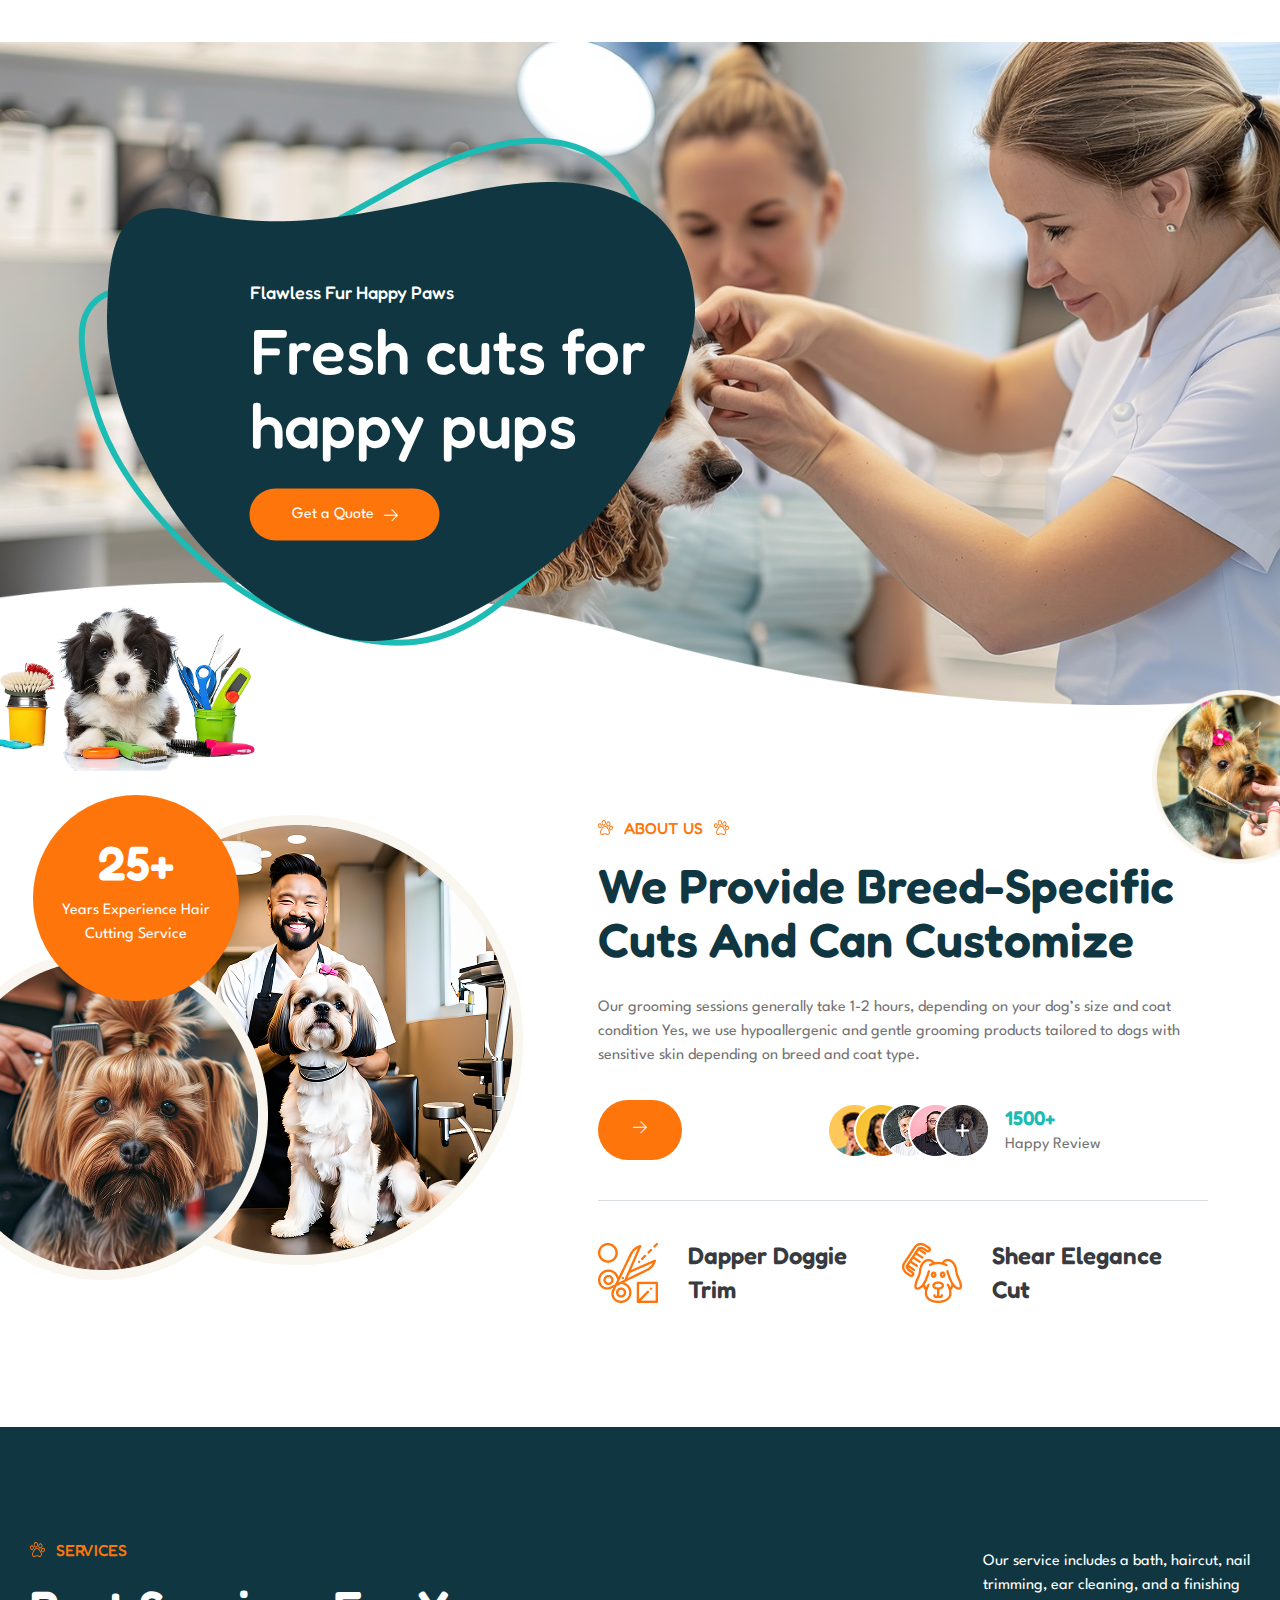
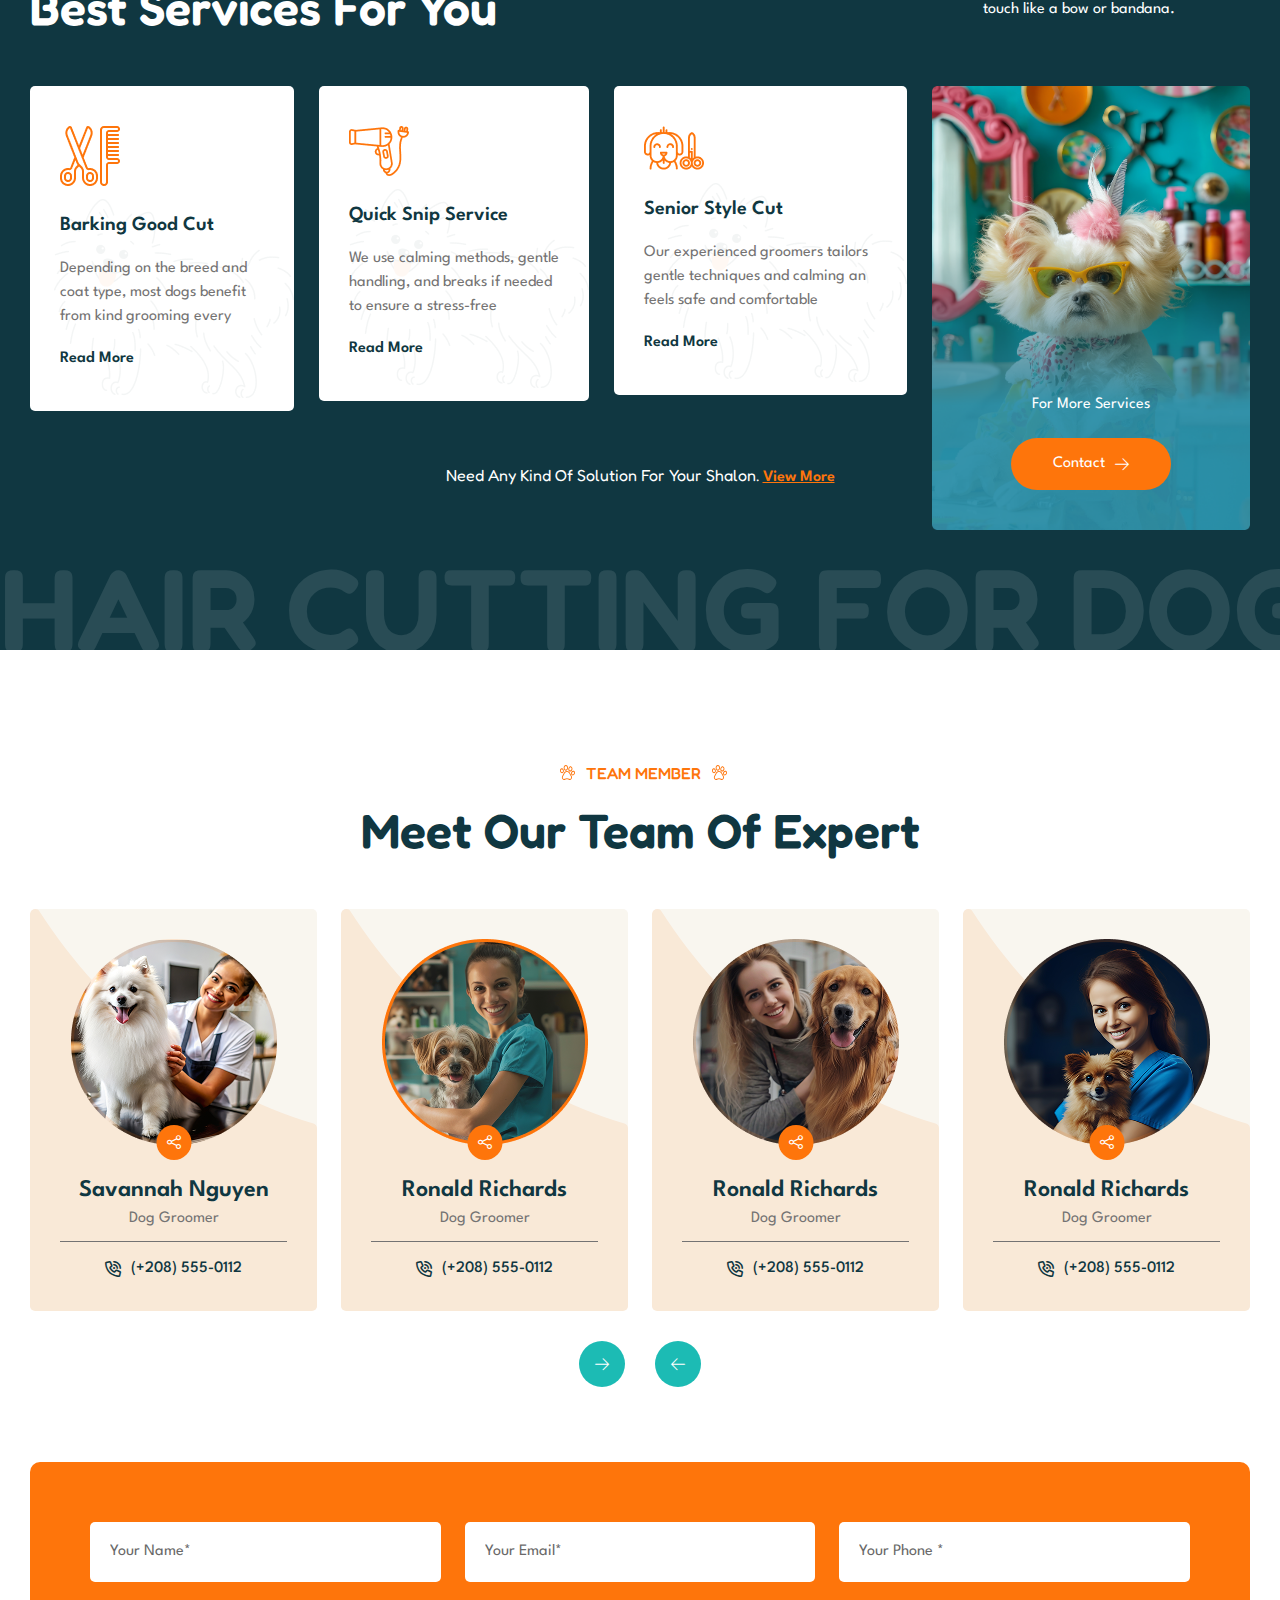
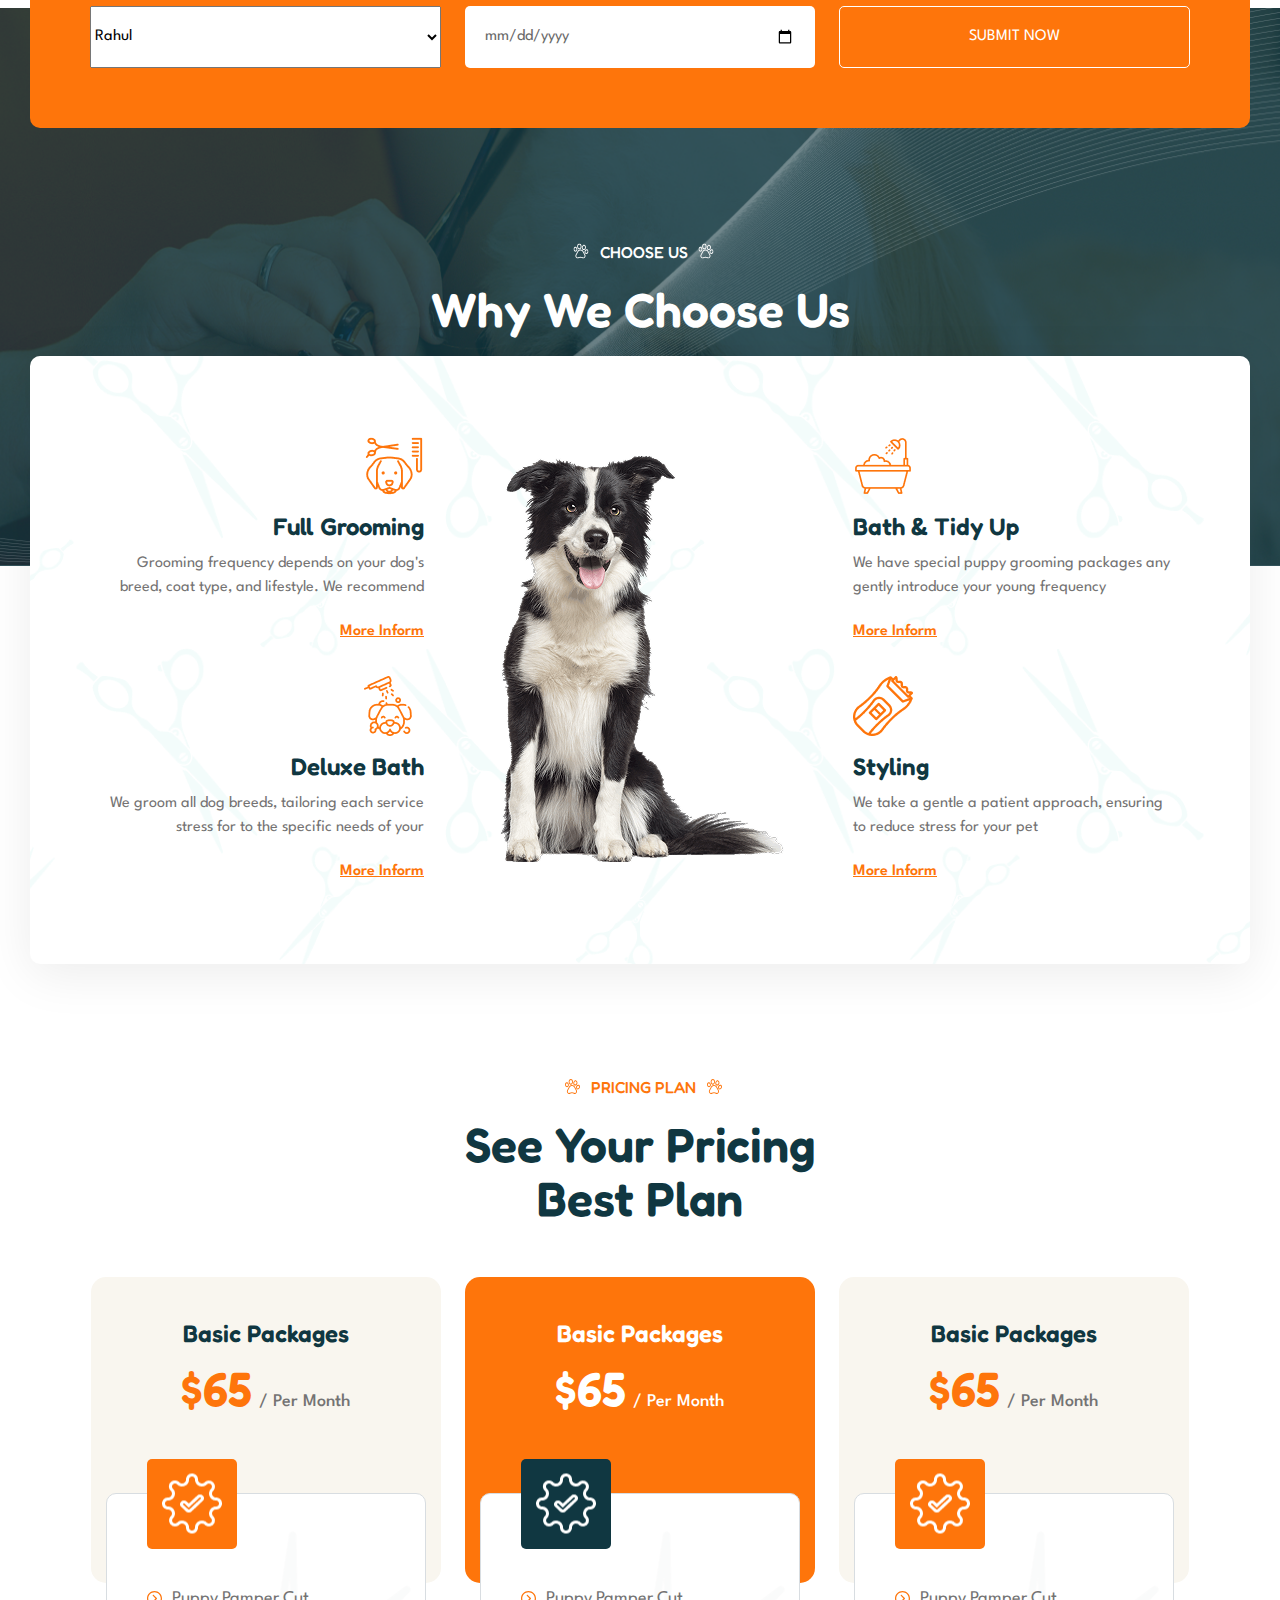
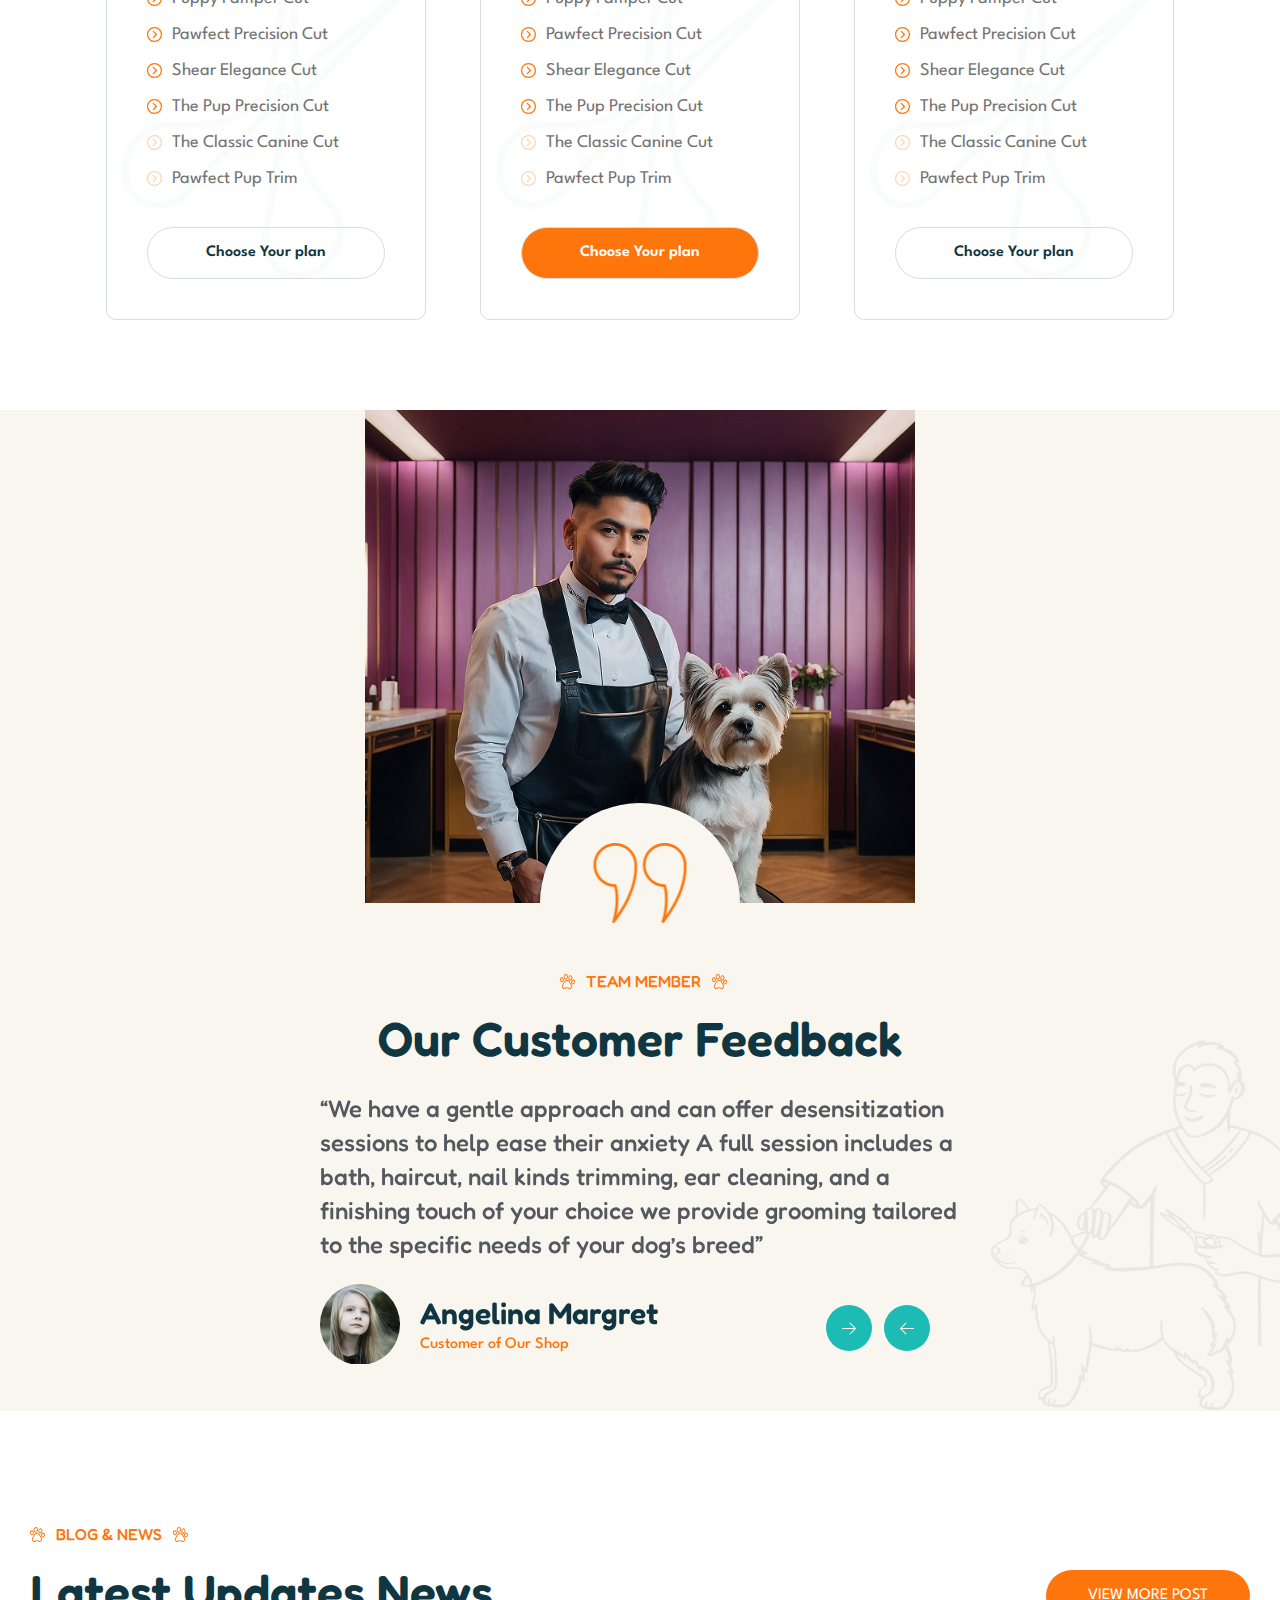
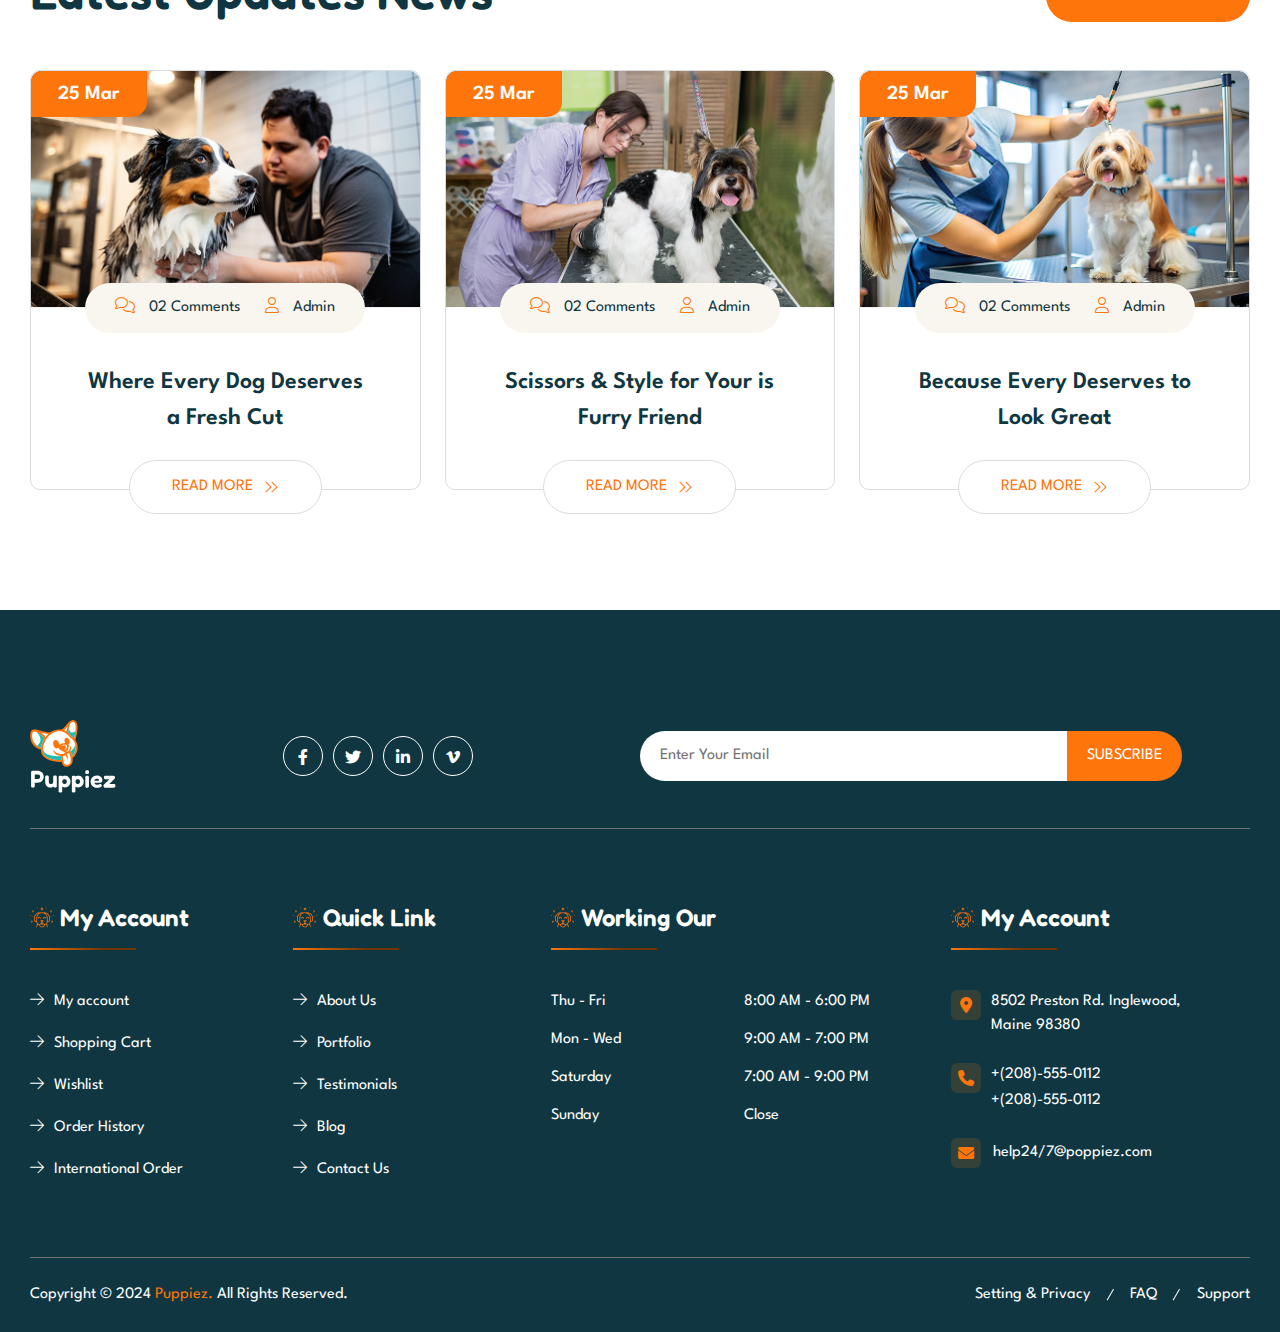
<file: index.html>
<!DOCTYPE html>
<html lang="en">

<head>
  <meta charset="UTF-8">
  <meta http-equiv="X-UA-Compatible" content="IE=edge">
  <meta name="viewport" content="width=device-width, initial-scale=1.0">
  <title>Ainex - AI Agency & Technology Html5 Template</title>

  <!--Start css Files-->
  <link rel="stylesheet preload" href="assets/css/font-awesome-pro.css" as="style">
  <link rel="stylesheet preload" href="assets/css/bootstrap.min.css" as="style">
  <link rel="stylesheet preload" href="assets/css/swiper.css" as="style">
  <link rel="stylesheet preload" href="assets/css/nice-select.css" as="style">
  <link rel="stylesheet preload" href="assets/css/animate.css" as="style">
  <link rel="stylesheet preload" href="assets/css/odometer-theme-default.min.css" as="style">
  <link rel="stylesheet preload" href="assets/css/magnific-popup.css" as="style">
  <link rel="stylesheet preload" href="assets/css/style.css" as="style">
  <!-- End Css File -->

  <!-- Start Favicon-->
  <link rel="shortcut icon" type="image/x-icon" href="assets/images/favicon.png">
  <!-- End Favicon -->
</head>

<body>

  <!-- Start Header Area Home 1 -->
  <!-- <header class="tj__header-area-home-1">
    <div class="tj__header-area-home-1__header-top-bar">
      <div class="tj__container">
        <div class="tj__header-area-home-1__header-top-bar__wrapper">
          <div class="tj__header-area-home-1__header-top-bar__wrapper__left-site">
            <span class="tj__header-area-home-1__header-top-bar__wrapper__left-site__contact-info tj__fw-500">
              <svg xmlns="http://www.w3.org/2000/svg" width="14" height="14" viewBox="0 0 14 14" fill="none">
                <mask id="mask0_0_87569" style="mask-type:luminance" maskUnits="userSpaceOnUse" x="0" y="0" width="14" height="15">
                  <path d="M0 0.000212669H14V14.003H0V0.000212669Z" fill="white"/>
                </mask>
                <g mask="url(#mask0_0_8756909)">
                  <path d="M11.3377 12.602C9.30256 13.9276 6.55019 13.6972 4.76432 11.911C2.71406 9.86034 2.71406 6.53556 4.76432 4.48492C6.81458 2.43425 10.1387 2.43425 12.1889 4.48492C13.9731 6.26948 14.2047 9.01892 12.8835 11.0539" stroke="white" stroke-width="0.6" stroke-miterlimit="10" stroke-linecap="round" stroke-linejoin="round"/>
                  <path d="M8.47624 12.1673C6.28456 12.1673 4.50787 10.3902 4.50787 8.19811C4.50787 6.00599 6.28456 4.22895 8.47624 4.22895C10.6679 4.22895 12.4446 6.00599 12.4446 8.19811C12.4446 10.3902 10.6679 12.1673 8.47624 12.1673Z" stroke="white" stroke-width="0.6" stroke-miterlimit="10" stroke-linecap="round" stroke-linejoin="round"/>
                  <path d="M7.48457 1.8677H9.45371C9.81622 1.8677 10.1101 1.57384 10.1101 1.21132C10.1101 0.848811 9.81622 0.554945 9.45371 0.554945H7.48457C7.12205 0.554945 6.82819 0.848811 6.82819 1.21132C6.82819 1.57384 7.12205 1.8677 7.48457 1.8677Z" stroke="white" stroke-width="0.6" stroke-miterlimit="10" stroke-linecap="round" stroke-linejoin="round"/>
                  <path d="M9.41019 2.94681V1.86717H7.53912V2.94681" stroke="white" stroke-width="0.6" stroke-miterlimit="10" stroke-linecap="round" stroke-linejoin="round"/>
                  <path d="M8.99225 7.67947L10.3973 6.27446" stroke="white" stroke-width="0.6" stroke-miterlimit="10" stroke-linecap="round" stroke-linejoin="round"/>
                  <path d="M7.9024 8.19833C7.9024 8.51665 8.16044 8.77469 8.47876 8.77469C8.79708 8.77469 9.05512 8.51665 9.05512 8.19833C9.05512 7.88001 8.79708 7.62197 8.47876 7.62197C8.16044 7.62197 7.9024 7.88001 7.9024 8.19833Z" stroke="white" stroke-width="0.6" stroke-miterlimit="10" stroke-linecap="round" stroke-linejoin="round"/>
                  <path d="M11.4019 8.20169H11.1485" stroke="white" stroke-width="0.6" stroke-miterlimit="10" stroke-linecap="round" stroke-linejoin="round"/>
                  <path d="M5.55475 8.19461H5.80811" stroke="white" stroke-width="0.6" stroke-miterlimit="10" stroke-linecap="round" stroke-linejoin="round"/>
                  <path d="M8.48053 5.27377V5.52713" stroke="white" stroke-width="0.6" stroke-miterlimit="10" stroke-linecap="round" stroke-linejoin="round"/>
                  <path d="M8.47272 11.1223V10.869" stroke="white" stroke-width="0.6" stroke-miterlimit="10" stroke-linecap="round" stroke-linejoin="round"/>
                  <path d="M8.04725 7.76541L7.30475 7.02291" stroke="white" stroke-width="0.6" stroke-miterlimit="10" stroke-linecap="round" stroke-linejoin="round"/>
                  <path d="M8.88287 7.7908L10.359 6.31471" stroke="white" stroke-width="0.6" stroke-miterlimit="10" stroke-linecap="round" stroke-linejoin="round"/>
                  <path d="M3.4666 9.88577H1.36725" stroke="white" stroke-width="0.6" stroke-miterlimit="10" stroke-linecap="round" stroke-linejoin="round"/>
                  <path d="M3.22694 8.28738H1.75006" stroke="white" stroke-width="0.6" stroke-miterlimit="10" stroke-linecap="round" stroke-linejoin="round"/>
                  <path d="M3.39393 6.68925H0.27356" stroke="white" stroke-width="0.6" stroke-miterlimit="10" stroke-linecap="round" stroke-linejoin="round"/>
                  <path d="M4.08565 5.09125H2.13672" stroke="white" stroke-width="0.6" stroke-miterlimit="10" stroke-linecap="round" stroke-linejoin="round"/>
                </g>
              </svg>
              8:30 am - 5:30 pm - Mon - Sun</span>
            <a href="tel:+327 251 32182" class="tj__header-area-home-1__header-top-bar__wrapper__left-site__contact-info tj__fw-500">
              <svg xmlns="http://www.w3.org/2000/svg" width="14" height="14" viewBox="0 0 14 14" fill="none">
                <g clip-path="url(#clip0_0_87555454)">
                  <path d="M11.0659 8.67449C10.7793 8.37599 10.4336 8.2164 10.0672 8.2164C9.70379 8.2164 9.35512 8.37304 9.05669 8.67153L8.12297 9.60248C8.04615 9.5611 7.96932 9.52268 7.89545 9.48426C7.78908 9.43106 7.68862 9.38082 7.60293 9.32762C6.72831 8.77201 5.93347 8.04795 5.17113 7.11109C4.80178 6.64414 4.55358 6.25107 4.37334 5.8521C4.61563 5.63044 4.8402 5.39992 5.05885 5.17827C5.14158 5.09552 5.22432 5.00981 5.30705 4.92706C5.92756 4.30643 5.92756 3.50257 5.30705 2.88194L4.50039 2.07512C4.40879 1.9835 4.31424 1.88893 4.2256 1.79436C4.04831 1.61113 3.86216 1.42198 3.6701 1.24466C3.38348 0.960943 3.04072 0.810219 2.68024 0.810219C2.31975 0.810219 1.97109 0.960943 1.67561 1.24466C1.67265 1.24762 1.67265 1.24762 1.6697 1.25057L0.665068 2.26427C0.286854 2.64255 0.071154 3.10359 0.0238773 3.63852C-0.0470378 4.50149 0.207075 5.30535 0.402091 5.83141C0.880768 7.12291 1.59583 8.31984 2.66251 9.60248C3.95671 11.1481 5.51389 12.3687 7.29268 13.2287C7.97228 13.5509 8.8794 13.9321 9.8929 13.9971C9.95495 14.0001 10.02 14.003 10.079 14.003C10.7616 14.003 11.3348 13.7577 11.784 13.2701C11.7869 13.2642 11.7928 13.2612 11.7958 13.2553C11.9494 13.0691 12.1267 12.9007 12.3129 12.7204C12.4399 12.5992 12.5699 12.4722 12.697 12.3392C12.9895 12.0348 13.1432 11.6801 13.1432 11.3166C13.1432 10.9501 12.9866 10.5984 12.6881 10.3029L11.0659 8.67449ZM12.1238 11.7865C12.1208 11.7865 12.1208 11.7895 12.1238 11.7865C12.0085 11.9106 11.8903 12.0229 11.7633 12.1471C11.5712 12.3303 11.3762 12.5224 11.193 12.7381C10.8946 13.0573 10.543 13.208 10.082 13.208C10.0377 13.208 9.9904 13.208 9.94608 13.2051C9.06851 13.1489 8.25299 12.8061 7.64134 12.5135C5.96893 11.7038 4.50039 10.5541 3.28006 9.09711C2.27248 7.88244 1.59878 6.7594 1.15261 5.5536C0.877813 4.81771 0.77735 4.24437 0.821672 3.70354C0.85122 3.35776 0.984186 3.07108 1.22943 2.82579L2.23702 1.818C2.3818 1.68206 2.53545 1.60817 2.68615 1.60817C2.8723 1.60817 3.023 1.72048 3.11755 1.81505C3.1205 1.818 3.12346 1.82096 3.12641 1.82391C3.30666 1.99237 3.47803 2.16674 3.65828 2.35293C3.74987 2.4475 3.84443 2.54207 3.93898 2.6396L4.74564 3.44642C5.05885 3.75969 5.05885 4.04932 4.74564 4.36259C4.65995 4.44829 4.57722 4.534 4.49153 4.61675C4.24333 4.87091 4.00694 5.10734 3.74988 5.33786C3.74397 5.34377 3.73806 5.34673 3.7351 5.35264C3.48099 5.6068 3.52827 5.85505 3.58145 6.02351C3.58441 6.03238 3.58736 6.04124 3.59032 6.05011C3.80011 6.55843 4.09559 7.03721 4.54471 7.60759L4.54767 7.61055C5.36319 8.61538 6.22304 9.39855 7.17153 9.9985C7.29268 10.0753 7.41678 10.1374 7.53497 10.1965C7.64134 10.2497 7.7418 10.2999 7.82749 10.3531C7.83931 10.3591 7.85113 10.3679 7.86295 10.3738C7.96341 10.4241 8.05797 10.4477 8.15548 10.4477C8.40072 10.4477 8.55437 10.294 8.6046 10.2438L9.61514 9.23305C9.71561 9.13257 9.87517 9.0114 10.0613 9.0114C10.2445 9.0114 10.3952 9.12666 10.4868 9.22714C10.4898 9.2301 10.4898 9.2301 10.4927 9.23305L12.1208 10.8615C12.4252 11.1629 12.4252 11.4732 12.1238 11.7865Z" fill="white"/>
                  <path d="M7.5706 3.33078C8.34491 3.46082 9.04829 3.82728 9.60981 4.38881C10.1713 4.95033 10.5348 5.65371 10.6678 6.42802C10.7003 6.62307 10.8688 6.75902 11.0609 6.75902C11.0845 6.75902 11.1052 6.75607 11.1289 6.75311C11.3476 6.71765 11.4924 6.51077 11.4569 6.29207C11.2973 5.35522 10.854 4.50111 10.1772 3.82433C9.50046 3.14755 8.64635 2.70424 7.7095 2.54465C7.4908 2.50918 7.28688 2.654 7.24846 2.86974C7.21004 3.08548 7.3519 3.29531 7.5706 3.33078Z" fill="white"/>
                  <path d="M13.9845 6.17692C13.7215 4.63421 12.9947 3.2304 11.8777 2.11327C10.7608 0.996135 9.3573 0.269111 7.81489 0.00608261C7.59919 -0.0323373 7.39531 0.115432 7.3569 0.331174C7.32144 0.549873 7.46623 0.753794 7.68488 0.792214C9.06182 1.02569 10.3176 1.67883 11.3163 2.67479C12.315 3.67371 12.9651 4.92975 13.1985 6.30695C13.231 6.50201 13.3995 6.63796 13.5915 6.63796C13.6152 6.63796 13.6358 6.635 13.6595 6.63205C13.8752 6.59954 14.0229 6.39266 13.9845 6.17692Z" fill="white"/>
                </g>
                <defs>
                  <clipPath id="clip0_0_87555">
                    <rect width="14" height="14.0028" fill="white"/>
                  </clipPath>
                </defs>
              </svg>
            +327 251 32182</a>
            <span class="tj__header-area-home-1__header-top-bar__wrapper__left-site__contact-info tj__fw-500 tj__font-secondary">
              <svg xmlns="http://www.w3.org/2000/svg" width="15" height="14" viewBox="0 0 15 14" fill="none">
                <g clip-path="url(#clip0_0_875634545)">
                  <path d="M7.99557 1.09425C7.84436 1.09315 7.72104 1.21486 7.71995 1.36582C7.71886 1.51679 7.84026 1.64013 7.99147 1.64123C8.14241 1.64232 8.26573 1.52089 8.26682 1.36993C8.26792 1.21896 8.14651 1.09561 7.99557 1.09425ZM7.98313 2.73517C6.92736 2.72767 6.06273 3.57957 6.05474 4.63522C6.04679 5.69082 6.89898 6.55604 7.95442 6.564L7.96908 6.56405C9.01779 6.56405 9.87488 5.71469 9.88281 4.66394C9.89077 3.6084 9.0386 2.74313 7.98313 2.73517ZM7.96902 6.01709L7.95852 6.01704C7.20463 6.01135 6.5959 5.39331 6.60159 4.63933C6.60725 3.88873 7.21942 3.28207 7.96853 3.28207L7.97903 3.28212C8.73293 3.28781 9.34165 3.90585 9.33597 4.65984C9.33028 5.41044 8.71813 6.01709 7.96902 6.01709ZM9.16181 1.30166C9.01957 1.25118 8.86319 1.3257 8.81272 1.46808C8.76227 1.61046 8.83678 1.76676 8.9791 1.81725C10.1835 2.2442 10.9862 3.39152 10.9766 4.6722C10.9754 4.82322 11.0969 4.94659 11.2479 4.94774H11.2501C11.4001 4.94774 11.5223 4.82664 11.5234 4.6763C11.5348 3.16261 10.5857 1.80645 9.16181 1.30166Z" fill="white"/>
                  <path d="M9.64658 10.2954C11.4653 7.95387 12.6019 6.73287 12.6172 4.68431C12.6365 2.10684 10.5452 0 7.96841 0C5.42173 0 3.33983 2.06289 3.32047 4.61457C3.30483 6.71868 4.46254 7.93801 6.2938 10.295C4.47202 10.5673 3.32047 11.2515 3.32047 12.0883C3.32047 12.6489 3.83852 13.1519 4.77923 13.5047C5.63545 13.8259 6.76822 14.0027 7.96885 14.0027C9.16949 14.0027 10.3023 13.8259 11.1585 13.5047C12.0992 13.1519 12.6172 12.6489 12.6172 12.0883C12.6172 11.2519 11.4667 10.5679 9.64658 10.2954ZM3.86732 4.6187C3.88438 2.36707 5.7212 0.546983 7.96847 0.546983C10.2423 0.546983 12.0873 2.4064 12.0704 4.68023C12.0558 6.62569 10.8505 7.82459 8.9261 10.3337C8.58286 10.781 8.26764 11.2039 7.96926 11.6177C7.67176 11.2037 7.36283 10.7883 7.01445 10.3335C5.01053 7.71938 3.8525 6.61109 3.86732 4.6187ZM7.96885 13.4558C5.62136 13.4558 3.86732 12.7339 3.86732 12.0883C3.86732 11.6096 4.91589 11.0049 6.67897 10.7955C7.0687 11.3069 7.41038 11.7716 7.74551 12.2461C7.77073 12.2819 7.80416 12.311 7.84298 12.3311C7.8818 12.3513 7.92488 12.3618 7.96861 12.3618H7.96885C8.01254 12.3618 8.0556 12.3513 8.09441 12.3313C8.13322 12.3112 8.16666 12.2821 8.19192 12.2465C8.52388 11.7781 8.87491 11.302 9.26131 10.7958C11.0227 11.0054 12.0704 11.6099 12.0704 12.0884C12.0704 12.7339 10.3163 13.4558 7.96885 13.4558Z" fill="white"/>
                </g>
                <defs>
                  <clipPath id="clip0_0_87563">
                    <rect width="14" height="14.0028" fill="white" transform="translate(0.96875)"/>
                  </clipPath>
                </defs>
              </svg>
              6391 Elgin St. Celina, Delaware</span>
          </div>
          <div class="tj__header-area-home-1__header-top-bar__wrapper__right-site">
            <div class="tj__header-area-home-1__header-top-bar__wrapper__right-site__country">
              <div class="language-selector">
                <div class="selected-language">
                    <div class="flag uk-flag">
                        <svg xmlns="http://www.w3.org/2000/svg" viewBox="0 0 60 30">
                            <clipPath id="s">
                                <path d="M0,0 v30 h60 v-30 z"/>
                            </clipPath>
                            <clipPath id="t">
                                <path d="M30,15 h30 v15 z v15 h-30 z h-30 v-15 z v-15 h30 z"/>
                            </clipPath>
                            <g clip-path="url(#s)">
                                <path d="M0,0 v30 h60 v-30 z" fill="#012169"/>
                                <path d="M0,0 L60,30 M60,0 L0,30" stroke="#fff" stroke-width="6"/>
                                <path d="M0,0 L60,30 M60,0 L0,30" clip-path="url(#t)" stroke="#C8102E" stroke-width="4"/>
                                <path d="M30,0 v30 M0,15 h60" stroke="#fff" stroke-width="10"/>
                                <path d="M30,0 v30 M0,15 h60" stroke="#C8102E" stroke-width="6"/>
                            </g>
                        </svg>
                    </div>
                    <span class="language-name">English</span>
                    <span class="dropdown-icon"><i class="fa-light fa-angle-down"></i></span>
                </div>
                <div class="language-dropdown">
                    <div class="language-option" data-lang="en">
                        <div class="flag">
                            <svg xmlns="http://www.w3.org/2000/svg" viewBox="0 0 60 30">
                                <clipPath id="s2">
                                    <path d="M0,0 v30 h60 v-30 z"/>
                                </clipPath>
                                <clipPath id="t2">
                                    <path d="M30,15 h30 v15 z v15 h-30 z h-30 v-15 z v-15 h30 z"/>
                                </clipPath>
                                <g clip-path="url(#s2)">
                                    <path d="M0,0 v30 h60 v-30 z" fill="#012169"/>
                                    <path d="M0,0 L60,30 M60,0 L0,30" stroke="#fff" stroke-width="6"/>
                                    <path d="M0,0 L60,30 M60,0 L0,30" clip-path="url(#t2)" stroke="#C8102E" stroke-width="4"/>
                                    <path d="M30,0 v30 M0,15 h60" stroke="#fff" stroke-width="10"/>
                                    <path d="M30,0 v30 M0,15 h60" stroke="#C8102E" stroke-width="6"/>
                                </g>
                            </svg>
                        </div>
                        <span class="language-name">English</span>
                    </div>
                    <div class="language-option" data-lang="fr">
                        <div class="flag">
                            <svg xmlns="http://www.w3.org/2000/svg" viewBox="0 0 900 600">
                                <rect width="900" height="600" fill="#ED2939"/>
                                <rect width="600" height="600" fill="#fff"/>
                                <rect width="300" height="600" fill="#002395"/>
                            </svg>
                        </div>
                        <span class="language-name">Français</span>
                    </div>
                    <div class="language-option" data-lang="es">
                        <div class="flag">
                            <svg xmlns="http://www.w3.org/2000/svg" viewBox="0 0 750 500">
                                <rect width="750" height="500" fill="#c60b1e"/>
                                <rect width="750" height="250" fill="#ffc400" y="125"/>
                            </svg>
                        </div>
                        <span class="language-name">Español</span>
                    </div>
                    <div class="language-option" data-lang="de">
                        <div class="flag">
                            <svg xmlns="http://www.w3.org/2000/svg" viewBox="0 0 1000 600">
                                <rect width="1000" height="600" fill="#ffce00"/>
                                <rect width="1000" height="400" fill="#d00" y="200"/>
                                <rect width="1000" height="200" fill="#000" y="400"/>
                            </svg>
                        </div>
                        <span class="language-name">Deutsch</span>
                    </div>
                </div>
              </div>
            </div>
            <div class="tj__header-area-home-1__header-top-bar__wrapper__right-site__social-icon">
              <a href="#"><i class="fa-brands fa-facebook-f"></i></a>
              <a href="#"><i class="fa-brands fa-youtube"></i></a>
              <a href="#"><i class="fa-brands fa-linkedin-in"></i></a>
              <a href="#"><i class="fa-brands fa-twitter"></i></a>
            </div>
          </div>
        </div>
      </div>
    </div>
    <div class="tj__header-area-home-1__header-navigation">
      <div class="tj__header-area-home-1__header-navigation__wrapper">
        <div class="tj__container">
          <div class="tj__header-area-home-1__header-navigation__wrapper__inner">
            <div class="tj__header-area-home-1__header-navigation__wrapper__inner__logo">
              <a href="#">
                <img src="assets/images/logo/logo.svg" alt="Puppiez">
              </a>
            </div>
            <div class="tj__header-area-home-1__header-navigation__wrapper__inner__menu-items">
              <div class="tj__header-area-home-1__header-navigation__wrapper__inner__menu-items__item">
                <nav class="tj__main-menu">
                  <ul>
                    <li class="tj__has-dropdown">
                      <a href="#">Home</a>
                      <ul class="tj__sub-menu">
                        <li><a href="#">Home</a></li>
                        <li><a href="#">Home</a></li>
                        <li><a href="#">Home</a></li>
                      </ul>
                    </li>
                    <li class="tj__has-dropdown">
                      <a href="#">Services</a>
                      <ul class="tj__sub-menu">
                        <li><a href="#">Home</a></li>
                        <li><a href="#">Home</a></li>
                        <li><a href="#">Home</a></li>
                      </ul>
                    </li>
                    <li class="tj__has-dropdown">
                      <a href="#">Shop</a>
                      <ul class="tj__sub-menu">
                        <li><a href="#">Home</a></li>
                        <li><a href="#">Home</a></li>
                        <li><a href="#">Home</a></li>
                      </ul>
                    </li>
                    <li class="tj__has-dropdown">
                      <a href="#">Pages</a>
                      <ul class="tj__sub-menu">
                        <li><a href="#">Home</a></li>
                        <li><a href="#">Home</a></li>
                        <li><a href="#">Home</a></li>
                      </ul>
                    </li>
                    <li class="tj__has-dropdown">
                      <a href="#">News</a>
                      <ul class="tj__sub-menu">
                        <li><a href="#">Home</a></li>
                        <li><a href="#">Home</a></li>
                        <li><a href="#">Home</a></li>
                      </ul>
                    </li>
                    <li>
                      <a href="#">Contact</a>
                    </li>
                  </ul>
                </nav>
              </div>
              <div class="tj__header-area-home-1__header-navigation__wrapper__inner__menu-items__menu-icons">
                <a href="#" class="tj__header-area-home-1__header-navigation__wrapper__inner__menu-items__menu-icons__search"><i class="fa-light fa-magnifying-glass"></i></a>
                <a href="#" class="tj__header-area-home-1__header-navigation__wrapper__inner__menu-items__menu-icons__mobile-menu-bar"><i class="fa-sharp fa-light fa-bars"></i></a>
                <a href="#" class="tj__primary-btn">Get a Quote <i class="fa-light fa-arrow-right"></i></a>
              </div>
            </div>
          </div>
        </div>
      </div>
    </div>
  </header> -->
  <!-- End Header Area Home 1 -->

  <!-- Start Hero Area Home 1 -->
  <section class="tj__hero-area-home-1">
    <div class="tj__hero-area-home-1__wrapper" data-background="assets/images/home-1/hero.png">
      <div class="tj__hero-area-home-1__warpper__inner">
        <div class="container">
          <div class="tj__hero-area-home-1__wrapper__inner__items">
            <div class="tj__hero-area-home-1__wrapper__inner__items__item">
              <img src="assets/images/home-1/hero-shep-1.png" alt="Puppiez" class="tj__hero-area-home-1__wrapper__inner__items__item__shep-1">

            </div>
            <div class="tj__hero-area-home-1__wrapper__inner__items__text">
              <h6 class="tj__hero-area-home-1__wrapper__inner__items__text__sub-title">Flawless Fur Happy Paws</h6>
              <h1 class="tj__hero-area-home-1__wrapper__inner__items__text__title">Fresh cuts for <br> happy pups</h1>
              <a href="#" class="tj__primary-btn">Get a Quote <i class="fa-light fa-arrow-right"></i></a>
            </div>
          </div>
        </div>
      </div>
    </div>
  </section>
  <!-- End Hero Area Home 1 -->

  <!-- Start About Area Home 1 -->
  <section class="tj__about-area-home-1 tj__section-top-gap tj__section-bottom-gap">
    <img src="assets/images/home-1/about-4.png" alt="Puppiez" class="tj__about-area-home-1__shep-1">
    <img src="assets/images/home-1/about-3.png" alt="Puppiez" class="tj__about-area-home-1__shep-2">
    <div class="tj__container">
      <div class="row">
        <div class="col-12">
          <div class="tj__about-area-home-1__wrapper">
            <div class="tj__about-area-home-1__wrapper__img-content">
              <img src="assets/images/home-1/about-1.png" alt="Puppiez" class="tj__about-area-home-1__wrapper__img-content__img-1">
              <img src="assets/images/home-1/about-2.png" alt="Puppiez" class="tj__about-area-home-1__wrapper__img-content__img-2">
              <div class="tj__about-area-home-1__wrapper__img-content__cutting-services-count">
                <h2 class="tj__about-area-home-1__wrapper__img-content__cutting-services-count__number tj__white-color tj__fw-600">25+</h2>
                <p class="tj__fw-400 tj__white-color text-center">Years Experience Hair <br> Cutting Service</p>
              </div>
            </div>
            <div class="tj__about-area-home-1__wrapper__text-content">
              <div class="tj__title-style-1">
                <h6 class="tj__sub-title tj__orange-color"> 
                  <span class="tj__sub-title__left-icon">
                    <svg xmlns="http://www.w3.org/2000/svg" width="15" height="15" viewBox="0 0 15 15" fill="none">
                      <path d="M10.0307 8.02329C9.35575 6.81848 8.2062 6.09909 6.95561 6.09909C5.7051 6.09909 4.55544 6.81848 3.88058 8.02329L2.25414 10.9264C1.98432 11.4081 1.85981 11.9645 1.894 12.5352C1.92822 13.1061 2.11809 13.6377 2.44299 14.0729C2.7681 14.5079 3.19771 14.8051 3.68535 14.9327C4.17297 15.06 4.67286 15.0057 5.13085 14.7754L5.16074 14.7602C6.31327 14.1918 7.63058 14.1969 8.78024 14.7754C9.07675 14.9245 9.3909 15 9.70789 15C9.88025 15 10.0536 14.9776 10.2254 14.9328C10.713 14.8054 11.1426 14.5081 11.4679 14.0731C11.7929 13.6381 11.9829 13.1064 12.0172 12.5355C12.0515 11.9645 11.927 11.4081 11.6572 10.9262L10.0307 8.02329ZM10.7997 13.4192C10.386 13.9726 9.71671 14.1475 9.1342 13.8545C8.44183 13.506 7.69866 13.3319 6.95525 13.3319C6.21255 13.3319 5.46947 13.5059 4.77756 13.8539L4.75788 13.8639C4.17985 14.1436 3.52044 13.9664 3.11131 13.4192C2.69808 12.8657 2.65106 12.0822 2.99436 11.4692L4.62091 8.56616C5.13337 7.65138 6.00607 7.10526 6.95561 7.10526C7.90511 7.10526 8.77796 7.65141 9.29056 8.56616L10.9168 11.4691C11.2603 12.0823 11.2131 12.866 10.7996 13.4192H10.7997ZM2.69225 8.01947C3.17608 7.80685 3.54367 7.36072 3.72736 6.76324C3.90197 6.19469 3.88767 5.5528 3.68684 4.95573C3.48587 4.35906 3.12036 3.87193 2.65765 3.58399C2.17141 3.28163 1.63733 3.23242 1.15425 3.44544C0.18245 3.87297 -0.263536 5.24706 0.160213 6.50922C0.498738 7.51377 1.28829 8.14792 2.08648 8.14792C2.2936 8.14822 2.49898 8.10467 2.69225 8.01947ZM0.980787 6.1478C0.731061 5.40407 0.950436 4.61291 1.47013 4.3843C1.56407 4.34306 1.66386 4.32205 1.76448 4.32235C1.9208 4.32235 2.08226 4.37119 2.23768 4.46797C2.51714 4.64174 2.74041 4.94343 2.8663 5.31725C2.99207 5.69134 3.00329 6.08625 2.89776 6.42947C2.80109 6.74397 2.61602 6.97519 2.37684 7.08038L2.37637 7.08062C1.85738 7.30953 1.23128 6.89089 0.980787 6.1478ZM5.84804 5.74504C7.06295 5.74504 8.05136 4.45657 8.05136 2.87284C8.05136 1.28871 7.06295 0 5.84804 0C4.63325 0 3.64495 1.28871 3.64495 2.87284C3.64495 4.45657 4.63322 5.74504 5.84804 5.74504ZM5.84804 1.00603C6.57806 1.00603 7.17214 1.84351 7.17214 2.87284C7.17214 3.90176 6.57806 4.73902 5.84804 4.73902C5.11802 4.73902 4.52421 3.90176 4.52421 2.87284C4.52421 1.84351 5.11805 1.00603 5.84804 1.00603ZM9.6532 6.45069H9.65331C9.8363 6.52027 10.0279 6.55567 10.2207 6.55555C11.1067 6.55555 11.9702 5.81772 12.2996 4.68374C12.4894 4.03102 12.4769 3.34083 12.2645 2.74047C12.0423 2.11208 11.6304 1.65586 11.1046 1.45581C10.5789 1.25599 10.01 1.33926 9.50317 1.69046C9.01898 2.02604 8.64796 2.57025 8.45856 3.22297C8.05857 4.59997 8.5945 6.04791 9.6532 6.45069ZM9.29296 3.54021C9.41668 3.11399 9.65311 2.76283 9.95879 2.55097C10.2416 2.35494 10.5501 2.30506 10.8274 2.41045C11.1046 2.51601 11.3254 2.76712 11.4495 3.11781C11.5835 3.49673 11.5892 3.94011 11.4653 4.36633C11.2182 5.21692 10.5297 5.72366 9.93064 5.49595C9.33199 5.26811 9.04587 4.3908 9.29296 3.54021ZM14.2932 6.11548L14.2928 6.11508C13.455 5.40695 12.202 5.71387 11.4995 6.79965C10.7976 7.88592 10.9074 9.34629 11.7439 10.055C12.049 10.3136 12.4095 10.4372 12.7785 10.4372C13.4215 10.4372 14.0905 10.0616 14.5376 9.37107C15.2395 8.28475 15.1299 6.82438 14.2932 6.11545V6.11548ZM13.831 8.77252C13.4161 9.4132 12.7147 9.62572 12.2671 9.2464C11.8199 8.86762 11.7927 8.03821 12.2064 7.39789C12.4814 6.97285 12.8831 6.73639 13.2533 6.73639C13.4405 6.73639 13.6197 6.7969 13.7703 6.92428C14.2172 7.3035 14.2443 8.1326 13.8309 8.77252H13.831Z" fill="#FE750B"/>
                    </svg>
                  </span> About Us
                  <span class="tj__sub-title__right-icon">
                    <svg xmlns="http://www.w3.org/2000/svg" width="15" height="15" viewBox="0 0 15 15" fill="none">
                      <path d="M10.0307 8.02329C9.35575 6.81848 8.2062 6.09909 6.95561 6.09909C5.7051 6.09909 4.55544 6.81848 3.88058 8.02329L2.25414 10.9264C1.98432 11.4081 1.85981 11.9645 1.894 12.5352C1.92822 13.1061 2.11809 13.6377 2.44299 14.0729C2.7681 14.5079 3.19771 14.8051 3.68535 14.9327C4.17297 15.06 4.67286 15.0057 5.13085 14.7754L5.16074 14.7602C6.31327 14.1918 7.63058 14.1969 8.78024 14.7754C9.07675 14.9245 9.3909 15 9.70789 15C9.88025 15 10.0536 14.9776 10.2254 14.9328C10.713 14.8054 11.1426 14.5081 11.4679 14.0731C11.7929 13.6381 11.9829 13.1064 12.0172 12.5355C12.0515 11.9645 11.927 11.4081 11.6572 10.9262L10.0307 8.02329ZM10.7997 13.4192C10.386 13.9726 9.71671 14.1475 9.1342 13.8545C8.44183 13.506 7.69866 13.3319 6.95525 13.3319C6.21255 13.3319 5.46947 13.5059 4.77756 13.8539L4.75788 13.8639C4.17985 14.1436 3.52044 13.9664 3.11131 13.4192C2.69808 12.8657 2.65106 12.0822 2.99436 11.4692L4.62091 8.56616C5.13337 7.65138 6.00607 7.10526 6.95561 7.10526C7.90511 7.10526 8.77796 7.65141 9.29056 8.56616L10.9168 11.4691C11.2603 12.0823 11.2131 12.866 10.7996 13.4192H10.7997ZM2.69225 8.01947C3.17608 7.80685 3.54367 7.36072 3.72736 6.76324C3.90197 6.19469 3.88767 5.5528 3.68684 4.95573C3.48587 4.35906 3.12036 3.87193 2.65765 3.58399C2.17141 3.28163 1.63733 3.23242 1.15425 3.44544C0.18245 3.87297 -0.263536 5.24706 0.160213 6.50922C0.498738 7.51377 1.28829 8.14792 2.08648 8.14792C2.2936 8.14822 2.49898 8.10467 2.69225 8.01947ZM0.980787 6.1478C0.731061 5.40407 0.950436 4.61291 1.47013 4.3843C1.56407 4.34306 1.66386 4.32205 1.76448 4.32235C1.9208 4.32235 2.08226 4.37119 2.23768 4.46797C2.51714 4.64174 2.74041 4.94343 2.8663 5.31725C2.99207 5.69134 3.00329 6.08625 2.89776 6.42947C2.80109 6.74397 2.61602 6.97519 2.37684 7.08038L2.37637 7.08062C1.85738 7.30953 1.23128 6.89089 0.980787 6.1478ZM5.84804 5.74504C7.06295 5.74504 8.05136 4.45657 8.05136 2.87284C8.05136 1.28871 7.06295 0 5.84804 0C4.63325 0 3.64495 1.28871 3.64495 2.87284C3.64495 4.45657 4.63322 5.74504 5.84804 5.74504ZM5.84804 1.00603C6.57806 1.00603 7.17214 1.84351 7.17214 2.87284C7.17214 3.90176 6.57806 4.73902 5.84804 4.73902C5.11802 4.73902 4.52421 3.90176 4.52421 2.87284C4.52421 1.84351 5.11805 1.00603 5.84804 1.00603ZM9.6532 6.45069H9.65331C9.8363 6.52027 10.0279 6.55567 10.2207 6.55555C11.1067 6.55555 11.9702 5.81772 12.2996 4.68374C12.4894 4.03102 12.4769 3.34083 12.2645 2.74047C12.0423 2.11208 11.6304 1.65586 11.1046 1.45581C10.5789 1.25599 10.01 1.33926 9.50317 1.69046C9.01898 2.02604 8.64796 2.57025 8.45856 3.22297C8.05857 4.59997 8.5945 6.04791 9.6532 6.45069ZM9.29296 3.54021C9.41668 3.11399 9.65311 2.76283 9.95879 2.55097C10.2416 2.35494 10.5501 2.30506 10.8274 2.41045C11.1046 2.51601 11.3254 2.76712 11.4495 3.11781C11.5835 3.49673 11.5892 3.94011 11.4653 4.36633C11.2182 5.21692 10.5297 5.72366 9.93064 5.49595C9.33199 5.26811 9.04587 4.3908 9.29296 3.54021ZM14.2932 6.11548L14.2928 6.11508C13.455 5.40695 12.202 5.71387 11.4995 6.79965C10.7976 7.88592 10.9074 9.34629 11.7439 10.055C12.049 10.3136 12.4095 10.4372 12.7785 10.4372C13.4215 10.4372 14.0905 10.0616 14.5376 9.37107C15.2395 8.28475 15.1299 6.82438 14.2932 6.11545V6.11548ZM13.831 8.77252C13.4161 9.4132 12.7147 9.62572 12.2671 9.2464C11.8199 8.86762 11.7927 8.03821 12.2064 7.39789C12.4814 6.97285 12.8831 6.73639 13.2533 6.73639C13.4405 6.73639 13.6197 6.7969 13.7703 6.92428C14.2172 7.3035 14.2443 8.1326 13.8309 8.77252H13.831Z" fill="#FE750B"/>
                    </svg>
                  </span>
                </h6>
                <h2 class="tj__msu-green-color tj__title">we provide breed-specific <br> cuts and can customize</h2>
              </div>
              <p class="tj__about-area-home-1__wrapper__text-content__peragraph tj__fw-400 tj__gray-color">Our grooming sessions generally take 1-2 hours, depending on your dog’s size and coat <br> condition Yes, we use hypoallergenic and gentle grooming products tailored to dogs with <br> sensitive skin depending on breed and coat type.</p>
              <div class="tj__about-area-home-1__wrapper__text-content__clients-items">
                <a href="#" class="tj__about-area-home-1__wrapper__text-content__clients-items__btn">
                  <i class="fa-light fa-arrow-right"></i>
                </a>
                <div class="tj__about-area-home-1__wrapper__text-content__clients-items__info">
                  <img src="assets/images/home-1/about-5.png" alt="Puppiez">
                  <div class="tj__about-area-home-1__wrapper__text-content__clients-items__info__total-client">
                    <h5 class="tj__fw-600 tj__green-color tj__about-area-home-1__wrapper__text-content__clients-items__info__total-client__title">1500+</h5>
                    <p class="tj__fw-400 tj__gray-color tj__about-area-home-1__wrapper__text-content__clients-items__info__total-client__sub-titel">Happy Review</p>
                  </div>
                </div>
              </div>
              <div class="tj__about-area-home-1__wrapper__text-content__cour-services-info">
                <div class="tj__about-area-home-1__wrapper__text-content__cour-services-info__items">
                  <img src="assets/images/home-1/about-icon-1.png" alt="Puppiez">
                  <h4 class="tj__about-area-home-1__wrapper__text-content__cour-services-info__items__text tj__onyx-color tj__fw-600">Dapper Doggie <br> Trim</h4>
                </div>
                <div class="tj__about-area-home-1__wrapper__text-content__cour-services-info__items">
                  <img src="assets/images/home-1/about-icon-2.png" alt="Puppiez">
                  <h4 class="tj__about-area-home-1__wrapper__text-content__cour-services-info__items__text tj__onyx-color tj__fw-600">Shear Elegance <br> Cut</h4>
                </div>
              </div>
            </div>
          </div>
        </div>
      </div>
    </div>
  </section>
  <!-- End About Area Home 1 -->

  <!-- Start services Area Home 1 -->
  <section class="tj__services-area-home-1 tj__section-top-gap tj__section-bottom-gap" data-background="assets/images/home-1/services-bg.png">
    <div class="tj__container">
      <div class="row">
        <div class="col-12">
          <div class="tj__services-area-home-1__wrapper">
            <div class="tj__services-area-home-1__wrapper__inner-title tj__title-wrapper-bottom-gap">
              <div class="tj__title-style-1">
                <h6 class="tj__sub-title tj__orange-color"> 
                  <span class="tj__sub-title__left-icon">
                    <svg xmlns="http://www.w3.org/2000/svg" width="15" height="15" viewBox="0 0 15 15" fill="none">
                      <path d="M10.0307 8.02329C9.35575 6.81848 8.2062 6.09909 6.95561 6.09909C5.7051 6.09909 4.55544 6.81848 3.88058 8.02329L2.25414 10.9264C1.98432 11.4081 1.85981 11.9645 1.894 12.5352C1.92822 13.1061 2.11809 13.6377 2.44299 14.0729C2.7681 14.5079 3.19771 14.8051 3.68535 14.9327C4.17297 15.06 4.67286 15.0057 5.13085 14.7754L5.16074 14.7602C6.31327 14.1918 7.63058 14.1969 8.78024 14.7754C9.07675 14.9245 9.3909 15 9.70789 15C9.88025 15 10.0536 14.9776 10.2254 14.9328C10.713 14.8054 11.1426 14.5081 11.4679 14.0731C11.7929 13.6381 11.9829 13.1064 12.0172 12.5355C12.0515 11.9645 11.927 11.4081 11.6572 10.9262L10.0307 8.02329ZM10.7997 13.4192C10.386 13.9726 9.71671 14.1475 9.1342 13.8545C8.44183 13.506 7.69866 13.3319 6.95525 13.3319C6.21255 13.3319 5.46947 13.5059 4.77756 13.8539L4.75788 13.8639C4.17985 14.1436 3.52044 13.9664 3.11131 13.4192C2.69808 12.8657 2.65106 12.0822 2.99436 11.4692L4.62091 8.56616C5.13337 7.65138 6.00607 7.10526 6.95561 7.10526C7.90511 7.10526 8.77796 7.65141 9.29056 8.56616L10.9168 11.4691C11.2603 12.0823 11.2131 12.866 10.7996 13.4192H10.7997ZM2.69225 8.01947C3.17608 7.80685 3.54367 7.36072 3.72736 6.76324C3.90197 6.19469 3.88767 5.5528 3.68684 4.95573C3.48587 4.35906 3.12036 3.87193 2.65765 3.58399C2.17141 3.28163 1.63733 3.23242 1.15425 3.44544C0.18245 3.87297 -0.263536 5.24706 0.160213 6.50922C0.498738 7.51377 1.28829 8.14792 2.08648 8.14792C2.2936 8.14822 2.49898 8.10467 2.69225 8.01947ZM0.980787 6.1478C0.731061 5.40407 0.950436 4.61291 1.47013 4.3843C1.56407 4.34306 1.66386 4.32205 1.76448 4.32235C1.9208 4.32235 2.08226 4.37119 2.23768 4.46797C2.51714 4.64174 2.74041 4.94343 2.8663 5.31725C2.99207 5.69134 3.00329 6.08625 2.89776 6.42947C2.80109 6.74397 2.61602 6.97519 2.37684 7.08038L2.37637 7.08062C1.85738 7.30953 1.23128 6.89089 0.980787 6.1478ZM5.84804 5.74504C7.06295 5.74504 8.05136 4.45657 8.05136 2.87284C8.05136 1.28871 7.06295 0 5.84804 0C4.63325 0 3.64495 1.28871 3.64495 2.87284C3.64495 4.45657 4.63322 5.74504 5.84804 5.74504ZM5.84804 1.00603C6.57806 1.00603 7.17214 1.84351 7.17214 2.87284C7.17214 3.90176 6.57806 4.73902 5.84804 4.73902C5.11802 4.73902 4.52421 3.90176 4.52421 2.87284C4.52421 1.84351 5.11805 1.00603 5.84804 1.00603ZM9.6532 6.45069H9.65331C9.8363 6.52027 10.0279 6.55567 10.2207 6.55555C11.1067 6.55555 11.9702 5.81772 12.2996 4.68374C12.4894 4.03102 12.4769 3.34083 12.2645 2.74047C12.0423 2.11208 11.6304 1.65586 11.1046 1.45581C10.5789 1.25599 10.01 1.33926 9.50317 1.69046C9.01898 2.02604 8.64796 2.57025 8.45856 3.22297C8.05857 4.59997 8.5945 6.04791 9.6532 6.45069ZM9.29296 3.54021C9.41668 3.11399 9.65311 2.76283 9.95879 2.55097C10.2416 2.35494 10.5501 2.30506 10.8274 2.41045C11.1046 2.51601 11.3254 2.76712 11.4495 3.11781C11.5835 3.49673 11.5892 3.94011 11.4653 4.36633C11.2182 5.21692 10.5297 5.72366 9.93064 5.49595C9.33199 5.26811 9.04587 4.3908 9.29296 3.54021ZM14.2932 6.11548L14.2928 6.11508C13.455 5.40695 12.202 5.71387 11.4995 6.79965C10.7976 7.88592 10.9074 9.34629 11.7439 10.055C12.049 10.3136 12.4095 10.4372 12.7785 10.4372C13.4215 10.4372 14.0905 10.0616 14.5376 9.37107C15.2395 8.28475 15.1299 6.82438 14.2932 6.11545V6.11548ZM13.831 8.77252C13.4161 9.4132 12.7147 9.62572 12.2671 9.2464C11.8199 8.86762 11.7927 8.03821 12.2064 7.39789C12.4814 6.97285 12.8831 6.73639 13.2533 6.73639C13.4405 6.73639 13.6197 6.7969 13.7703 6.92428C14.2172 7.3035 14.2443 8.1326 13.8309 8.77252H13.831Z" fill="#FE750B"/>
                    </svg>
                  </span> services
                  <span class="tj__sub-title__right-icon">
                    <svg xmlns="http://www.w3.org/2000/svg" width="15" height="15" viewBox="0 0 15 15" fill="none">
                      <path d="M10.0307 8.02329C9.35575 6.81848 8.2062 6.09909 6.95561 6.09909C5.7051 6.09909 4.55544 6.81848 3.88058 8.02329L2.25414 10.9264C1.98432 11.4081 1.85981 11.9645 1.894 12.5352C1.92822 13.1061 2.11809 13.6377 2.44299 14.0729C2.7681 14.5079 3.19771 14.8051 3.68535 14.9327C4.17297 15.06 4.67286 15.0057 5.13085 14.7754L5.16074 14.7602C6.31327 14.1918 7.63058 14.1969 8.78024 14.7754C9.07675 14.9245 9.3909 15 9.70789 15C9.88025 15 10.0536 14.9776 10.2254 14.9328C10.713 14.8054 11.1426 14.5081 11.4679 14.0731C11.7929 13.6381 11.9829 13.1064 12.0172 12.5355C12.0515 11.9645 11.927 11.4081 11.6572 10.9262L10.0307 8.02329ZM10.7997 13.4192C10.386 13.9726 9.71671 14.1475 9.1342 13.8545C8.44183 13.506 7.69866 13.3319 6.95525 13.3319C6.21255 13.3319 5.46947 13.5059 4.77756 13.8539L4.75788 13.8639C4.17985 14.1436 3.52044 13.9664 3.11131 13.4192C2.69808 12.8657 2.65106 12.0822 2.99436 11.4692L4.62091 8.56616C5.13337 7.65138 6.00607 7.10526 6.95561 7.10526C7.90511 7.10526 8.77796 7.65141 9.29056 8.56616L10.9168 11.4691C11.2603 12.0823 11.2131 12.866 10.7996 13.4192H10.7997ZM2.69225 8.01947C3.17608 7.80685 3.54367 7.36072 3.72736 6.76324C3.90197 6.19469 3.88767 5.5528 3.68684 4.95573C3.48587 4.35906 3.12036 3.87193 2.65765 3.58399C2.17141 3.28163 1.63733 3.23242 1.15425 3.44544C0.18245 3.87297 -0.263536 5.24706 0.160213 6.50922C0.498738 7.51377 1.28829 8.14792 2.08648 8.14792C2.2936 8.14822 2.49898 8.10467 2.69225 8.01947ZM0.980787 6.1478C0.731061 5.40407 0.950436 4.61291 1.47013 4.3843C1.56407 4.34306 1.66386 4.32205 1.76448 4.32235C1.9208 4.32235 2.08226 4.37119 2.23768 4.46797C2.51714 4.64174 2.74041 4.94343 2.8663 5.31725C2.99207 5.69134 3.00329 6.08625 2.89776 6.42947C2.80109 6.74397 2.61602 6.97519 2.37684 7.08038L2.37637 7.08062C1.85738 7.30953 1.23128 6.89089 0.980787 6.1478ZM5.84804 5.74504C7.06295 5.74504 8.05136 4.45657 8.05136 2.87284C8.05136 1.28871 7.06295 0 5.84804 0C4.63325 0 3.64495 1.28871 3.64495 2.87284C3.64495 4.45657 4.63322 5.74504 5.84804 5.74504ZM5.84804 1.00603C6.57806 1.00603 7.17214 1.84351 7.17214 2.87284C7.17214 3.90176 6.57806 4.73902 5.84804 4.73902C5.11802 4.73902 4.52421 3.90176 4.52421 2.87284C4.52421 1.84351 5.11805 1.00603 5.84804 1.00603ZM9.6532 6.45069H9.65331C9.8363 6.52027 10.0279 6.55567 10.2207 6.55555C11.1067 6.55555 11.9702 5.81772 12.2996 4.68374C12.4894 4.03102 12.4769 3.34083 12.2645 2.74047C12.0423 2.11208 11.6304 1.65586 11.1046 1.45581C10.5789 1.25599 10.01 1.33926 9.50317 1.69046C9.01898 2.02604 8.64796 2.57025 8.45856 3.22297C8.05857 4.59997 8.5945 6.04791 9.6532 6.45069ZM9.29296 3.54021C9.41668 3.11399 9.65311 2.76283 9.95879 2.55097C10.2416 2.35494 10.5501 2.30506 10.8274 2.41045C11.1046 2.51601 11.3254 2.76712 11.4495 3.11781C11.5835 3.49673 11.5892 3.94011 11.4653 4.36633C11.2182 5.21692 10.5297 5.72366 9.93064 5.49595C9.33199 5.26811 9.04587 4.3908 9.29296 3.54021ZM14.2932 6.11548L14.2928 6.11508C13.455 5.40695 12.202 5.71387 11.4995 6.79965C10.7976 7.88592 10.9074 9.34629 11.7439 10.055C12.049 10.3136 12.4095 10.4372 12.7785 10.4372C13.4215 10.4372 14.0905 10.0616 14.5376 9.37107C15.2395 8.28475 15.1299 6.82438 14.2932 6.11545V6.11548ZM13.831 8.77252C13.4161 9.4132 12.7147 9.62572 12.2671 9.2464C11.8199 8.86762 11.7927 8.03821 12.2064 7.39789C12.4814 6.97285 12.8831 6.73639 13.2533 6.73639C13.4405 6.73639 13.6197 6.7969 13.7703 6.92428C14.2172 7.3035 14.2443 8.1326 13.8309 8.77252H13.831Z" fill="#FE750B"/>
                    </svg>
                  </span>
                </h6>
                <h2 class="tj__title tj__white-color">Best Services For You</h2>
              </div>
              <p class="tj__services-area-home-1__wrapper__inner-title__peragraph tj__fw-400">Our service includes a bath, haircut, nail <br> trimming, ear cleaning, and a finishing <br> touch like a bow or bandana.</p>
            </div>
            <div class="tj__services-area-home-1__wrapper__inner">
              <div class="tj__services-area-home-1__wrapper__inner__item">
                <span class="tj__services-area-home-1__wrapper__inner__item__bg">
                  <img src="assets/images/home-1/services-card-bg.png" alt="Puppiez">
                </span>
                <a href="#" class="tj__services-area-home-1__wrapper__inner__item__shep-1">
                  <svg xmlns="http://www.w3.org/2000/svg" width="23" height="12" viewBox="0 0 23 12" fill="none">
                    <path d="M22.5303 6.53033C22.8232 6.23743 22.8232 5.76256 22.5303 5.46967L17.7574 0.696698C17.4645 0.403804 16.9896 0.403804 16.6967 0.696698C16.4038 0.989591 16.4038 1.46446 16.6967 1.75736L20.9393 6L16.6967 10.2426C16.4038 10.5355 16.4038 11.0104 16.6967 11.3033C16.9896 11.5962 17.4645 11.5962 17.7574 11.3033L22.5303 6.53033ZM6.55671e-08 6.75L22 6.75L22 5.25L-6.55671e-08 5.25L6.55671e-08 6.75Z" fill="white"/>
                  </svg>
                </a>
                <span class="tj__services-area-home-1__wrapper__inner__item__icon">
                  <img src="assets/images/home-1/services-icon-1.png" alt="Puppiez">
                </span>
                <h5 class="tj__services-area-home-1__wrapper__inner__item__title"><a href="#" class="tj__fw-600">Barking Good Cut</a></h5>
                <p class="tj__services-area-home-1__wrapper__inner__item__peragraph tj__fw-400">Depending on the breed and coat type, most dogs benefit from kind grooming every</p>
                <a href="#" class="tj__services-area-home-1__wrapper__inner__item__button tj__fw-600">Read More</a>
              </div>
              <div class="tj__services-area-home-1__wrapper__inner__item">
                <span class="tj__services-area-home-1__wrapper__inner__item__bg">
                  <img src="assets/images/home-1/services-card-bg.png" alt="Puppiez">
                </span>
                <a href="#" class="tj__services-area-home-1__wrapper__inner__item__shep-1">
                  <svg xmlns="http://www.w3.org/2000/svg" width="23" height="12" viewBox="0 0 23 12" fill="none">
                    <path d="M22.5303 6.53033C22.8232 6.23743 22.8232 5.76256 22.5303 5.46967L17.7574 0.696698C17.4645 0.403804 16.9896 0.403804 16.6967 0.696698C16.4038 0.989591 16.4038 1.46446 16.6967 1.75736L20.9393 6L16.6967 10.2426C16.4038 10.5355 16.4038 11.0104 16.6967 11.3033C16.9896 11.5962 17.4645 11.5962 17.7574 11.3033L22.5303 6.53033ZM6.55671e-08 6.75L22 6.75L22 5.25L-6.55671e-08 5.25L6.55671e-08 6.75Z" fill="white"/>
                  </svg>
                </a>
                <span class="tj__services-area-home-1__wrapper__inner__item__icon">
                  <img src="assets/images/home-1/services-icon-2.png" alt="Puppiez">
                </span>
                <h5 class="tj__services-area-home-1__wrapper__inner__item__title"><a href="#" class="tj__fw-600">Quick Snip Service</a></h5>
                <p class="tj__services-area-home-1__wrapper__inner__item__peragraph tj__fw-400">We use calming methods, gentle handling, and breaks if needed to ensure a stress-free</p>
                <a href="#" class="tj__services-area-home-1__wrapper__inner__item__button tj__fw-600">Read More</a>
              </div>
              <div class="tj__services-area-home-1__wrapper__inner__item">
                <span class="tj__services-area-home-1__wrapper__inner__item__bg">
                  <img src="assets/images/home-1/services-card-bg.png" alt="Puppiez">
                </span>
                <a href="#" class="tj__services-area-home-1__wrapper__inner__item__shep-1">
                  <svg xmlns="http://www.w3.org/2000/svg" width="23" height="12" viewBox="0 0 23 12" fill="none">
                    <path d="M22.5303 6.53033C22.8232 6.23743 22.8232 5.76256 22.5303 5.46967L17.7574 0.696698C17.4645 0.403804 16.9896 0.403804 16.6967 0.696698C16.4038 0.989591 16.4038 1.46446 16.6967 1.75736L20.9393 6L16.6967 10.2426C16.4038 10.5355 16.4038 11.0104 16.6967 11.3033C16.9896 11.5962 17.4645 11.5962 17.7574 11.3033L22.5303 6.53033ZM6.55671e-08 6.75L22 6.75L22 5.25L-6.55671e-08 5.25L6.55671e-08 6.75Z" fill="white"/>
                  </svg>
                </a>
                <span class="tj__services-area-home-1__wrapper__inner__item__icon">
                  <img src="assets/images/home-1/services-icon-3.png" alt="Puppiez">
                </span>
                <h5 class="tj__services-area-home-1__wrapper__inner__item__title"><a href="#" class="tj__fw-600">Senior Style Cut</a></h5>
                <p class="tj__services-area-home-1__wrapper__inner__item__peragraph tj__fw-400">Our experienced groomers  tailors  gentle techniques and calming an  feels safe and comfortable</p>
                <a href="#" class="tj__services-area-home-1__wrapper__inner__item__button tj__fw-600">Read More</a>
              </div>
              <div class="tj__services-area-home-1__wrapper__inner__images-item">
                <img src="assets/images/home-1/services-1.png" alt="Puppiez">
                <div class="tj__services-area-home-1__wrapper__inner__images-item__img-text">
                  <p class="tj__services-area-home-1__wrapper__inner__images-item__img-text__discription">For More Services</p>
                  <a href="#" class="tj__primary-btn">Contact <i class="fa-light fa-arrow-right"></i></a>
                </div>
              </div>
            </div>
            <div class="tj__services-area-home-1__wrapper__bottom-title">
              <p class="tj__services-area-home-1__wrapper__bottom-title__peragraph tj__fw-400 tj__white-color">Need Any Kind Of Solution For Your Shalon. <a href="#" class="tj__fw-600 tj__orange-color">View More</a></p>
            </div>
          </div>
        </div>
      </div>
    </div>
    <div class="tj__services-area-home-1__sliding-text-wrapper">
      <div class="tj__services-area-home-1__sliding-text-wrapper__inner">
        <h1 class="tj__services-area-home-1__sliding-text-wrapper__inner__title">Hair Cutting for dogs services</h1>
        <h1 class="tj__services-area-home-1__sliding-text-wrapper__inner__title">Hair Cutting for dogs services</h1>
        <h1 class="tj__services-area-home-1__sliding-text-wrapper__inner__title">Hair Cutting for dogs services</h1>
        <h1 class="tj__services-area-home-1__sliding-text-wrapper__inner__title">Hair Cutting for dogs services</h1>
        <h1 class="tj__services-area-home-1__sliding-text-wrapper__inner__title">Hair Cutting for dogs services</h1>
        <h1 class="tj__services-area-home-1__sliding-text-wrapper__inner__title">Hair Cutting for dogs services</h1>
        <h1 class="tj__services-area-home-1__sliding-text-wrapper__inner__title">Hair Cutting for dogs services</h1>
        <h1 class="tj__services-area-home-1__sliding-text-wrapper__inner__title">Hair Cutting for dogs services</h1>
        <h1 class="tj__services-area-home-1__sliding-text-wrapper__inner__title">Hair Cutting for dogs services</h1>
      </div>
    </div>
  </section>
  <!-- End Services Area Home 1 -->

  <!-- Start Team Area Home 1  -->
  <section class="tj__team-area-home-1 tj__section-top-gap tj__section-left-gap tj__section-right-gap">
    <div class="tj__container">
      <div class="row">
        <div class="col-12">
          <div class="tj__title-style-1 text-center tj__title-wrapper-bottom-gap">
            <h6 class="tj__sub-title tj__orange-color"> 
              <span class="tj__sub-title__left-icon">
                <svg xmlns="http://www.w3.org/2000/svg" width="15" height="15" viewBox="0 0 15 15" fill="none">
                  <path d="M10.0307 8.02329C9.35575 6.81848 8.2062 6.09909 6.95561 6.09909C5.7051 6.09909 4.55544 6.81848 3.88058 8.02329L2.25414 10.9264C1.98432 11.4081 1.85981 11.9645 1.894 12.5352C1.92822 13.1061 2.11809 13.6377 2.44299 14.0729C2.7681 14.5079 3.19771 14.8051 3.68535 14.9327C4.17297 15.06 4.67286 15.0057 5.13085 14.7754L5.16074 14.7602C6.31327 14.1918 7.63058 14.1969 8.78024 14.7754C9.07675 14.9245 9.3909 15 9.70789 15C9.88025 15 10.0536 14.9776 10.2254 14.9328C10.713 14.8054 11.1426 14.5081 11.4679 14.0731C11.7929 13.6381 11.9829 13.1064 12.0172 12.5355C12.0515 11.9645 11.927 11.4081 11.6572 10.9262L10.0307 8.02329ZM10.7997 13.4192C10.386 13.9726 9.71671 14.1475 9.1342 13.8545C8.44183 13.506 7.69866 13.3319 6.95525 13.3319C6.21255 13.3319 5.46947 13.5059 4.77756 13.8539L4.75788 13.8639C4.17985 14.1436 3.52044 13.9664 3.11131 13.4192C2.69808 12.8657 2.65106 12.0822 2.99436 11.4692L4.62091 8.56616C5.13337 7.65138 6.00607 7.10526 6.95561 7.10526C7.90511 7.10526 8.77796 7.65141 9.29056 8.56616L10.9168 11.4691C11.2603 12.0823 11.2131 12.866 10.7996 13.4192H10.7997ZM2.69225 8.01947C3.17608 7.80685 3.54367 7.36072 3.72736 6.76324C3.90197 6.19469 3.88767 5.5528 3.68684 4.95573C3.48587 4.35906 3.12036 3.87193 2.65765 3.58399C2.17141 3.28163 1.63733 3.23242 1.15425 3.44544C0.18245 3.87297 -0.263536 5.24706 0.160213 6.50922C0.498738 7.51377 1.28829 8.14792 2.08648 8.14792C2.2936 8.14822 2.49898 8.10467 2.69225 8.01947ZM0.980787 6.1478C0.731061 5.40407 0.950436 4.61291 1.47013 4.3843C1.56407 4.34306 1.66386 4.32205 1.76448 4.32235C1.9208 4.32235 2.08226 4.37119 2.23768 4.46797C2.51714 4.64174 2.74041 4.94343 2.8663 5.31725C2.99207 5.69134 3.00329 6.08625 2.89776 6.42947C2.80109 6.74397 2.61602 6.97519 2.37684 7.08038L2.37637 7.08062C1.85738 7.30953 1.23128 6.89089 0.980787 6.1478ZM5.84804 5.74504C7.06295 5.74504 8.05136 4.45657 8.05136 2.87284C8.05136 1.28871 7.06295 0 5.84804 0C4.63325 0 3.64495 1.28871 3.64495 2.87284C3.64495 4.45657 4.63322 5.74504 5.84804 5.74504ZM5.84804 1.00603C6.57806 1.00603 7.17214 1.84351 7.17214 2.87284C7.17214 3.90176 6.57806 4.73902 5.84804 4.73902C5.11802 4.73902 4.52421 3.90176 4.52421 2.87284C4.52421 1.84351 5.11805 1.00603 5.84804 1.00603ZM9.6532 6.45069H9.65331C9.8363 6.52027 10.0279 6.55567 10.2207 6.55555C11.1067 6.55555 11.9702 5.81772 12.2996 4.68374C12.4894 4.03102 12.4769 3.34083 12.2645 2.74047C12.0423 2.11208 11.6304 1.65586 11.1046 1.45581C10.5789 1.25599 10.01 1.33926 9.50317 1.69046C9.01898 2.02604 8.64796 2.57025 8.45856 3.22297C8.05857 4.59997 8.5945 6.04791 9.6532 6.45069ZM9.29296 3.54021C9.41668 3.11399 9.65311 2.76283 9.95879 2.55097C10.2416 2.35494 10.5501 2.30506 10.8274 2.41045C11.1046 2.51601 11.3254 2.76712 11.4495 3.11781C11.5835 3.49673 11.5892 3.94011 11.4653 4.36633C11.2182 5.21692 10.5297 5.72366 9.93064 5.49595C9.33199 5.26811 9.04587 4.3908 9.29296 3.54021ZM14.2932 6.11548L14.2928 6.11508C13.455 5.40695 12.202 5.71387 11.4995 6.79965C10.7976 7.88592 10.9074 9.34629 11.7439 10.055C12.049 10.3136 12.4095 10.4372 12.7785 10.4372C13.4215 10.4372 14.0905 10.0616 14.5376 9.37107C15.2395 8.28475 15.1299 6.82438 14.2932 6.11545V6.11548ZM13.831 8.77252C13.4161 9.4132 12.7147 9.62572 12.2671 9.2464C11.8199 8.86762 11.7927 8.03821 12.2064 7.39789C12.4814 6.97285 12.8831 6.73639 13.2533 6.73639C13.4405 6.73639 13.6197 6.7969 13.7703 6.92428C14.2172 7.3035 14.2443 8.1326 13.8309 8.77252H13.831Z" fill="#FE750B"/>
                </svg>
              </span> Team Member
              <span class="tj__sub-title__right-icon">
                <svg xmlns="http://www.w3.org/2000/svg" width="15" height="15" viewBox="0 0 15 15" fill="none">
                  <path d="M10.0307 8.02329C9.35575 6.81848 8.2062 6.09909 6.95561 6.09909C5.7051 6.09909 4.55544 6.81848 3.88058 8.02329L2.25414 10.9264C1.98432 11.4081 1.85981 11.9645 1.894 12.5352C1.92822 13.1061 2.11809 13.6377 2.44299 14.0729C2.7681 14.5079 3.19771 14.8051 3.68535 14.9327C4.17297 15.06 4.67286 15.0057 5.13085 14.7754L5.16074 14.7602C6.31327 14.1918 7.63058 14.1969 8.78024 14.7754C9.07675 14.9245 9.3909 15 9.70789 15C9.88025 15 10.0536 14.9776 10.2254 14.9328C10.713 14.8054 11.1426 14.5081 11.4679 14.0731C11.7929 13.6381 11.9829 13.1064 12.0172 12.5355C12.0515 11.9645 11.927 11.4081 11.6572 10.9262L10.0307 8.02329ZM10.7997 13.4192C10.386 13.9726 9.71671 14.1475 9.1342 13.8545C8.44183 13.506 7.69866 13.3319 6.95525 13.3319C6.21255 13.3319 5.46947 13.5059 4.77756 13.8539L4.75788 13.8639C4.17985 14.1436 3.52044 13.9664 3.11131 13.4192C2.69808 12.8657 2.65106 12.0822 2.99436 11.4692L4.62091 8.56616C5.13337 7.65138 6.00607 7.10526 6.95561 7.10526C7.90511 7.10526 8.77796 7.65141 9.29056 8.56616L10.9168 11.4691C11.2603 12.0823 11.2131 12.866 10.7996 13.4192H10.7997ZM2.69225 8.01947C3.17608 7.80685 3.54367 7.36072 3.72736 6.76324C3.90197 6.19469 3.88767 5.5528 3.68684 4.95573C3.48587 4.35906 3.12036 3.87193 2.65765 3.58399C2.17141 3.28163 1.63733 3.23242 1.15425 3.44544C0.18245 3.87297 -0.263536 5.24706 0.160213 6.50922C0.498738 7.51377 1.28829 8.14792 2.08648 8.14792C2.2936 8.14822 2.49898 8.10467 2.69225 8.01947ZM0.980787 6.1478C0.731061 5.40407 0.950436 4.61291 1.47013 4.3843C1.56407 4.34306 1.66386 4.32205 1.76448 4.32235C1.9208 4.32235 2.08226 4.37119 2.23768 4.46797C2.51714 4.64174 2.74041 4.94343 2.8663 5.31725C2.99207 5.69134 3.00329 6.08625 2.89776 6.42947C2.80109 6.74397 2.61602 6.97519 2.37684 7.08038L2.37637 7.08062C1.85738 7.30953 1.23128 6.89089 0.980787 6.1478ZM5.84804 5.74504C7.06295 5.74504 8.05136 4.45657 8.05136 2.87284C8.05136 1.28871 7.06295 0 5.84804 0C4.63325 0 3.64495 1.28871 3.64495 2.87284C3.64495 4.45657 4.63322 5.74504 5.84804 5.74504ZM5.84804 1.00603C6.57806 1.00603 7.17214 1.84351 7.17214 2.87284C7.17214 3.90176 6.57806 4.73902 5.84804 4.73902C5.11802 4.73902 4.52421 3.90176 4.52421 2.87284C4.52421 1.84351 5.11805 1.00603 5.84804 1.00603ZM9.6532 6.45069H9.65331C9.8363 6.52027 10.0279 6.55567 10.2207 6.55555C11.1067 6.55555 11.9702 5.81772 12.2996 4.68374C12.4894 4.03102 12.4769 3.34083 12.2645 2.74047C12.0423 2.11208 11.6304 1.65586 11.1046 1.45581C10.5789 1.25599 10.01 1.33926 9.50317 1.69046C9.01898 2.02604 8.64796 2.57025 8.45856 3.22297C8.05857 4.59997 8.5945 6.04791 9.6532 6.45069ZM9.29296 3.54021C9.41668 3.11399 9.65311 2.76283 9.95879 2.55097C10.2416 2.35494 10.5501 2.30506 10.8274 2.41045C11.1046 2.51601 11.3254 2.76712 11.4495 3.11781C11.5835 3.49673 11.5892 3.94011 11.4653 4.36633C11.2182 5.21692 10.5297 5.72366 9.93064 5.49595C9.33199 5.26811 9.04587 4.3908 9.29296 3.54021ZM14.2932 6.11548L14.2928 6.11508C13.455 5.40695 12.202 5.71387 11.4995 6.79965C10.7976 7.88592 10.9074 9.34629 11.7439 10.055C12.049 10.3136 12.4095 10.4372 12.7785 10.4372C13.4215 10.4372 14.0905 10.0616 14.5376 9.37107C15.2395 8.28475 15.1299 6.82438 14.2932 6.11545V6.11548ZM13.831 8.77252C13.4161 9.4132 12.7147 9.62572 12.2671 9.2464C11.8199 8.86762 11.7927 8.03821 12.2064 7.39789C12.4814 6.97285 12.8831 6.73639 13.2533 6.73639C13.4405 6.73639 13.6197 6.7969 13.7703 6.92428C14.2172 7.3035 14.2443 8.1326 13.8309 8.77252H13.831Z" fill="#FE750B"/>
                </svg>
              </span>
            </h6>
            <h2 class="tj__title tj__msu-green-color">Meet Our Team of Expert</h2>
          </div>
          <div class="tj__team-area-home-1__wrapper">
            <div class="swiper tj__team-home-one">
              <div class="swiper-wrapper">
                <div class="swiper-slide">
                  <div class="tj__team-area-home-1__wrapper__items">
                    <span class="tj__team-area-home-1__wrapper__items__shep-1">
                      <svg xmlns="http://www.w3.org/2000/svg" width="287" height="405" viewBox="0 0 287 405" fill="none">
                        <path opacity="0.1" fill-rule="evenodd" clip-rule="evenodd" d="M287 219.391C287 217.176 285.54 215.227 283.421 214.581C171.562 180.497 75.3801 104.354 9.53272 2.42493C6.78251 -1.83228 0 0.081142 0 5.14942L0 400.01C0 402.771 2.23858 405.01 5 405.01H282C284.761 405.01 287 402.771 287 400.01V219.391Z" fill="#FE750B"/>
                      </svg>
                    </span>
                    <div class="tj__team-area-home-1__wrapper__items__picture">
                      <img src="assets/images/home-1/team-1.png" alt="Puppiez">
                      <div class="tj__team-area-home-1__wrapper__items__picture__share-btn">
                        <div class="tj__team-area-home-1__wrapper__items__picture__share-btn__icon-hover">
                          <i class="fa-sharp fa-light fa-share-nodes"></i>
                          <ul class="tj__team-area-home-1__wrapper__items__picture__share-btn__social-media">
                            <li><a href="#"><i class="fa-brands fa-facebook-f"></i></a></li>
                            <li><a href="#"><i class="fa-brands fa-linkedin-in"></i></a></li>
                            <li><a href="#"><i class="fa-brands fa-twitter"></i></a></li>
                            <li><a href="#"><i class="fa-brands fa-vimeo-v"></i></a></li>
                          </ul>
                        </div>
                      </div>
                    </div>
                    <h4 class="tj__team-area-home-1__wrapper__items__name tj__fw-600">
                      <a href="#">Savannah Nguyen</a>
                    </h4>
                    <p class="tj__team-area-home-1__wrapper__items__regi tj__fw-400 tj__gray-color">Dog Groomer</p>
                    <a href="tel:2085550112" class="tj__team-area-home-1__wrapper__items__number">
                      <i class="fa-light fa-phone-volume tj__fw-500"></i>
                      <span class="tj__team-area-home-1__wrapper__items__number__text tj__fw-500">(+208) 555-0112</span>
                    </a>
                  </div>
                </div>
                <div class="swiper-slide">
                  <div class="tj__team-area-home-1__wrapper__items">
                    <span class="tj__team-area-home-1__wrapper__items__shep-1">
                      <svg xmlns="http://www.w3.org/2000/svg" width="287" height="405" viewBox="0 0 287 405" fill="none">
                        <path opacity="0.1" fill-rule="evenodd" clip-rule="evenodd" d="M287 219.391C287 217.176 285.54 215.227 283.421 214.581C171.562 180.497 75.3801 104.354 9.53272 2.42493C6.78251 -1.83228 0 0.081142 0 5.14942L0 400.01C0 402.771 2.23858 405.01 5 405.01H282C284.761 405.01 287 402.771 287 400.01V219.391Z" fill="#FE750B"/>
                      </svg>
                    </span>
                    <div class="tj__team-area-home-1__wrapper__items__picture">
                      <img src="assets/images/home-1/team-2.png" alt="Puppiez">
                      <div class="tj__team-area-home-1__wrapper__items__picture__share-btn">
                        <div class="tj__team-area-home-1__wrapper__items__picture__share-btn__icon-hover">
                          <i class="fa-sharp fa-light fa-share-nodes"></i>
                          <ul class="tj__team-area-home-1__wrapper__items__picture__share-btn__social-media">
                            <li><a href="#"><i class="fa-brands fa-facebook-f"></i></a></li>
                            <li><a href="#"><i class="fa-brands fa-linkedin-in"></i></a></li>
                            <li><a href="#"><i class="fa-brands fa-twitter"></i></a></li>
                            <li><a href="#"><i class="fa-brands fa-vimeo-v"></i></a></li>
                          </ul>
                        </div>
                      </div>
                    </div>
                    <h4 class="tj__team-area-home-1__wrapper__items__name tj__fw-600">
                      <a href="#">Ronald Richards</a>
                    </h4>
                    <p class="tj__team-area-home-1__wrapper__items__regi tj__fw-400 tj__gray-color">Dog Groomer</p>
                    <a href="tel:2085550112" class="tj__team-area-home-1__wrapper__items__number">
                      <i class="fa-light fa-phone-volume tj__fw-500"></i>
                      <span class="tj__team-area-home-1__wrapper__items__number__text tj__fw-500">(+208) 555-0112</span>
                    </a>
                  </div>
                </div>
                <div class="swiper-slide">
                  <div class="tj__team-area-home-1__wrapper__items">
                    <span class="tj__team-area-home-1__wrapper__items__shep-1">
                      <svg xmlns="http://www.w3.org/2000/svg" width="287" height="405" viewBox="0 0 287 405" fill="none">
                        <path opacity="0.1" fill-rule="evenodd" clip-rule="evenodd" d="M287 219.391C287 217.176 285.54 215.227 283.421 214.581C171.562 180.497 75.3801 104.354 9.53272 2.42493C6.78251 -1.83228 0 0.081142 0 5.14942L0 400.01C0 402.771 2.23858 405.01 5 405.01H282C284.761 405.01 287 402.771 287 400.01V219.391Z" fill="#FE750B"/>
                      </svg>
                    </span>
                    <div class="tj__team-area-home-1__wrapper__items__picture">
                      <img src="assets/images/home-1/team-3.png" alt="Puppiez">
                      <div class="tj__team-area-home-1__wrapper__items__picture__share-btn">
                        <div class="tj__team-area-home-1__wrapper__items__picture__share-btn__icon-hover">
                          <i class="fa-sharp fa-light fa-share-nodes"></i>
                          <ul class="tj__team-area-home-1__wrapper__items__picture__share-btn__social-media">
                            <li><a href="#"><i class="fa-brands fa-facebook-f"></i></a></li>
                            <li><a href="#"><i class="fa-brands fa-linkedin-in"></i></a></li>
                            <li><a href="#"><i class="fa-brands fa-twitter"></i></a></li>
                            <li><a href="#"><i class="fa-brands fa-vimeo-v"></i></a></li>
                          </ul>
                        </div>
                      </div>
                    </div>
                    <h4 class="tj__team-area-home-1__wrapper__items__name tj__fw-600">
                      <a href="#">Ronald Richards</a>
                    </h4>
                    <p class="tj__team-area-home-1__wrapper__items__regi tj__fw-400 tj__gray-color">Dog Groomer</p>
                    <a href="tel:2085550112" class="tj__team-area-home-1__wrapper__items__number">
                      <i class="fa-light fa-phone-volume tj__fw-500"></i>
                      <span class="tj__team-area-home-1__wrapper__items__number__text tj__fw-500">(+208) 555-0112</span>
                    </a>
                  </div>
                </div>
                <div class="swiper-slide">
                  <div class="tj__team-area-home-1__wrapper__items">
                    <span class="tj__team-area-home-1__wrapper__items__shep-1">
                      <svg xmlns="http://www.w3.org/2000/svg" width="287" height="405" viewBox="0 0 287 405" fill="none">
                        <path opacity="0.1" fill-rule="evenodd" clip-rule="evenodd" d="M287 219.391C287 217.176 285.54 215.227 283.421 214.581C171.562 180.497 75.3801 104.354 9.53272 2.42493C6.78251 -1.83228 0 0.081142 0 5.14942L0 400.01C0 402.771 2.23858 405.01 5 405.01H282C284.761 405.01 287 402.771 287 400.01V219.391Z" fill="#FE750B"/>
                      </svg>
                    </span>
                    <div class="tj__team-area-home-1__wrapper__items__picture">
                      <img src="assets/images/home-1/team-4.png" alt="Puppiez">
                      <div class="tj__team-area-home-1__wrapper__items__picture__share-btn">
                        <div class="tj__team-area-home-1__wrapper__items__picture__share-btn__icon-hover">
                          <i class="fa-sharp fa-light fa-share-nodes"></i>
                          <ul class="tj__team-area-home-1__wrapper__items__picture__share-btn__social-media">
                            <li><a href="#"><i class="fa-brands fa-facebook-f"></i></a></li>
                            <li><a href="#"><i class="fa-brands fa-linkedin-in"></i></a></li>
                            <li><a href="#"><i class="fa-brands fa-twitter"></i></a></li>
                            <li><a href="#"><i class="fa-brands fa-vimeo-v"></i></a></li>
                          </ul>
                        </div>
                      </div>
                    </div>
                    <h4 class="tj__team-area-home-1__wrapper__items__name tj__fw-600">
                      <a href="#">Ronald Richards</a>
                    </h4>
                    <p class="tj__team-area-home-1__wrapper__items__regi tj__fw-400 tj__gray-color">Dog Groomer</p>
                    <a href="tel:2085550112" class="tj__team-area-home-1__wrapper__items__number">
                      <i class="fa-light fa-phone-volume tj__fw-500"></i>
                      <span class="tj__team-area-home-1__wrapper__items__number__text tj__fw-500">(+208) 555-0112</span>
                    </a>
                  </div>
                </div>
                <div class="swiper-slide">
                  <div class="tj__team-area-home-1__wrapper__items">
                    <span class="tj__team-area-home-1__wrapper__items__shep-1">
                      <svg xmlns="http://www.w3.org/2000/svg" width="287" height="405" viewBox="0 0 287 405" fill="none">
                        <path opacity="0.1" fill-rule="evenodd" clip-rule="evenodd" d="M287 219.391C287 217.176 285.54 215.227 283.421 214.581C171.562 180.497 75.3801 104.354 9.53272 2.42493C6.78251 -1.83228 0 0.081142 0 5.14942L0 400.01C0 402.771 2.23858 405.01 5 405.01H282C284.761 405.01 287 402.771 287 400.01V219.391Z" fill="#FE750B"/>
                      </svg>
                    </span>
                    <div class="tj__team-area-home-1__wrapper__items__picture">
                      <img src="assets/images/home-1/team-1.png" alt="Puppiez">
                      <div class="tj__team-area-home-1__wrapper__items__picture__share-btn">
                        <div class="tj__team-area-home-1__wrapper__items__picture__share-btn__icon-hover">
                          <i class="fa-sharp fa-light fa-share-nodes"></i>
                          <ul class="tj__team-area-home-1__wrapper__items__picture__share-btn__social-media">
                            <li><a href="#"><i class="fa-brands fa-facebook-f"></i></a></li>
                            <li><a href="#"><i class="fa-brands fa-linkedin-in"></i></a></li>
                            <li><a href="#"><i class="fa-brands fa-twitter"></i></a></li>
                            <li><a href="#"><i class="fa-brands fa-vimeo-v"></i></a></li>
                          </ul>
                        </div>
                      </div>
                    </div>
                    <h4 class="tj__team-area-home-1__wrapper__items__name tj__fw-600">
                      <a href="#">Savannah Nguyen</a>
                    </h4>
                    <p class="tj__team-area-home-1__wrapper__items__regi tj__fw-400 tj__gray-color">Dog Groomer</p>
                    <a href="tel:2085550112" class="tj__team-area-home-1__wrapper__items__number">
                      <i class="fa-light fa-phone-volume tj__fw-500"></i>
                      <span class="tj__team-area-home-1__wrapper__items__number__text tj__fw-500">(+208) 555-0112</span>
                    </a>
                  </div>
                </div>
                <div class="swiper-slide">
                  <div class="tj__team-area-home-1__wrapper__items">
                    <span class="tj__team-area-home-1__wrapper__items__shep-1">
                      <svg xmlns="http://www.w3.org/2000/svg" width="287" height="405" viewBox="0 0 287 405" fill="none">
                        <path opacity="0.1" fill-rule="evenodd" clip-rule="evenodd" d="M287 219.391C287 217.176 285.54 215.227 283.421 214.581C171.562 180.497 75.3801 104.354 9.53272 2.42493C6.78251 -1.83228 0 0.081142 0 5.14942L0 400.01C0 402.771 2.23858 405.01 5 405.01H282C284.761 405.01 287 402.771 287 400.01V219.391Z" fill="#FE750B"/>
                      </svg>
                    </span>
                    <div class="tj__team-area-home-1__wrapper__items__picture">
                      <img src="assets/images/home-1/team-2.png" alt="Puppiez">
                      <div class="tj__team-area-home-1__wrapper__items__picture__share-btn">
                        <div class="tj__team-area-home-1__wrapper__items__picture__share-btn__icon-hover">
                          <i class="fa-sharp fa-light fa-share-nodes"></i>
                          <ul class="tj__team-area-home-1__wrapper__items__picture__share-btn__social-media">
                            <li><a href="#"><i class="fa-brands fa-facebook-f"></i></a></li>
                            <li><a href="#"><i class="fa-brands fa-linkedin-in"></i></a></li>
                            <li><a href="#"><i class="fa-brands fa-twitter"></i></a></li>
                            <li><a href="#"><i class="fa-brands fa-vimeo-v"></i></a></li>
                          </ul>
                        </div>
                      </div>
                    </div>
                    <h4 class="tj__team-area-home-1__wrapper__items__name tj__fw-600">
                      <a href="#">Ronald Richards</a>
                    </h4>
                    <p class="tj__team-area-home-1__wrapper__items__regi tj__fw-400 tj__gray-color">Dog Groomer</p>
                    <a href="tel:2085550112" class="tj__team-area-home-1__wrapper__items__number">
                      <i class="fa-light fa-phone-volume tj__fw-500"></i>
                      <span class="tj__team-area-home-1__wrapper__items__number__text tj__fw-500">(+208) 555-0112</span>
                    </a>
                  </div>
                </div>
                <div class="swiper-slide">
                  <div class="tj__team-area-home-1__wrapper__items">
                    <span class="tj__team-area-home-1__wrapper__items__shep-1">
                      <svg xmlns="http://www.w3.org/2000/svg" width="287" height="405" viewBox="0 0 287 405" fill="none">
                        <path opacity="0.1" fill-rule="evenodd" clip-rule="evenodd" d="M287 219.391C287 217.176 285.54 215.227 283.421 214.581C171.562 180.497 75.3801 104.354 9.53272 2.42493C6.78251 -1.83228 0 0.081142 0 5.14942L0 400.01C0 402.771 2.23858 405.01 5 405.01H282C284.761 405.01 287 402.771 287 400.01V219.391Z" fill="#FE750B"/>
                      </svg>
                    </span>
                    <div class="tj__team-area-home-1__wrapper__items__picture">
                      <img src="assets/images/home-1/team-3.png" alt="Puppiez">
                      <div class="tj__team-area-home-1__wrapper__items__picture__share-btn">
                        <div class="tj__team-area-home-1__wrapper__items__picture__share-btn__icon-hover">
                          <i class="fa-sharp fa-light fa-share-nodes"></i>
                          <ul class="tj__team-area-home-1__wrapper__items__picture__share-btn__social-media">
                            <li><a href="#"><i class="fa-brands fa-facebook-f"></i></a></li>
                            <li><a href="#"><i class="fa-brands fa-linkedin-in"></i></a></li>
                            <li><a href="#"><i class="fa-brands fa-twitter"></i></a></li>
                            <li><a href="#"><i class="fa-brands fa-vimeo-v"></i></a></li>
                          </ul>
                        </div>
                      </div>
                    </div>
                    <h4 class="tj__team-area-home-1__wrapper__items__name tj__fw-600">
                      <a href="#">Ronald Richards</a>
                    </h4>
                    <p class="tj__team-area-home-1__wrapper__items__regi tj__fw-400 tj__gray-color">Dog Groomer</p>
                    <a href="tel:2085550112" class="tj__team-area-home-1__wrapper__items__number">
                      <i class="fa-light fa-phone-volume tj__fw-500"></i>
                      <span class="tj__team-area-home-1__wrapper__items__number__text tj__fw-500">(+208) 555-0112</span>
                    </a>
                  </div>
                </div>
                <div class="swiper-slide">
                  <div class="tj__team-area-home-1__wrapper__items">
                    <span class="tj__team-area-home-1__wrapper__items__shep-1">
                      <svg xmlns="http://www.w3.org/2000/svg" width="287" height="405" viewBox="0 0 287 405" fill="none">
                        <path opacity="0.1" fill-rule="evenodd" clip-rule="evenodd" d="M287 219.391C287 217.176 285.54 215.227 283.421 214.581C171.562 180.497 75.3801 104.354 9.53272 2.42493C6.78251 -1.83228 0 0.081142 0 5.14942L0 400.01C0 402.771 2.23858 405.01 5 405.01H282C284.761 405.01 287 402.771 287 400.01V219.391Z" fill="#FE750B"/>
                      </svg>
                    </span>
                    <div class="tj__team-area-home-1__wrapper__items__picture">
                      <img src="assets/images/home-1/team-4.png" alt="Puppiez">
                      <div class="tj__team-area-home-1__wrapper__items__picture__share-btn">
                        <div class="tj__team-area-home-1__wrapper__items__picture__share-btn__icon-hover">
                          <i class="fa-sharp fa-light fa-share-nodes"></i>
                          <ul class="tj__team-area-home-1__wrapper__items__picture__share-btn__social-media">
                            <li><a href="#"><i class="fa-brands fa-facebook-f"></i></a></li>
                            <li><a href="#"><i class="fa-brands fa-linkedin-in"></i></a></li>
                            <li><a href="#"><i class="fa-brands fa-twitter"></i></a></li>
                            <li><a href="#"><i class="fa-brands fa-vimeo-v"></i></a></li>
                          </ul>
                        </div>
                      </div>
                    </div>
                    <h4 class="tj__team-area-home-1__wrapper__items__name tj__fw-600">
                      <a href="#">Ronald Richards</a>
                    </h4>
                    <p class="tj__team-area-home-1__wrapper__items__regi tj__fw-400 tj__gray-color">Dog Groomer</p>
                    <a href="tel:2085550112" class="tj__team-area-home-1__wrapper__items__number">
                      <i class="fa-light fa-phone-volume tj__fw-500"></i>
                      <span class="tj__team-area-home-1__wrapper__items__number__text tj__fw-500">(+208) 555-0112</span>
                    </a>
                  </div>
                </div>
              </div>
            </div>
          </div>
          <div class="tj__swiper-arrow-wrapper tj__team-area-home-1-arrow">
            <span class="tj__swiper-next-arrow">
              <i class="fa-light fa-arrow-right"></i>
            </span>
            <span class="tj__swiper-prev-arrow">
              <i class="fa-light fa-arrow-left"></i>
            </span>
          </div>
        </div>
      </div>
    </div>
  </section>
  <!-- End Team Area Home 1 -->

  <!-- Start Booking System Area Home 1 -->
   <div class="tj__booking-system-area-home-1">
    <div class="tj__container">
      <div class="row">
        <div class="col-12">
          <div class="tj__booking-system-area-home-1__wrapper">
            <form action="#" method="POST">
              <div class="tj__booking-system-area-home-1__wrapper__inner">
                <input type="text" placeholder="Your Name*">
                <input type="email" placeholder="Your Email*">
                <input type="text" placeholder="Your Phone *">
                <select class="tj__dog-hair-cut">
                  <option value="rahul">Rahul</option>
                  <option value="gold color">Gold Color</option>
                  <option value="army cut">Army Cut</option>
                  <option value="cr7">Cr 7 Cut</option>
                </select>
                <input type="date">
                <button type="submit">SUBMIT NOW</button>
              </div>
            </form>
          </div>
        </div>
      </div>
    </div>
  </div>
  <!-- End Booking System Area Home 1 -->
   
  <!-- Start Why Choose Us Banner Area Home 1 -->
   <section class="tj__why-choose-banner-area-home-1" data-background="assets/images/home-1/why-choose-bg.png">
    <div class="tj__container">
      <div class="row">
        <div class="col-12">
          <div class="tj__why-choose-banner-area-home-1__wrapper">
            <div class="tj__title-style-1 text-center ">
              <h6 class="tj__sub-title tj__white-color"> 
                <span class="tj__sub-title__left-icon">
                  <svg xmlns="http://www.w3.org/2000/svg" width="15" height="15" viewBox="0 0 15 15" fill="none">
                    <path d="M10.0307 8.0333C9.35575 6.82849 8.2062 6.1091 6.95561 6.1091C5.7051 6.1091 4.55544 6.82849 3.88058 8.0333L2.25414 10.9364C1.98432 11.4181 1.85981 11.9745 1.894 12.5452C1.92822 13.1161 2.11809 13.6477 2.44299 14.0829C2.7681 14.5179 3.19771 14.8151 3.68535 14.9427C4.17297 15.07 4.67286 15.0157 5.13085 14.7854L5.16074 14.7702C6.31327 14.2018 7.63058 14.2069 8.78024 14.7854C9.07675 14.9345 9.3909 15.01 9.70789 15.01C9.88025 15.01 10.0536 14.9876 10.2254 14.9428C10.713 14.8154 11.1426 14.5182 11.4679 14.0832C11.7929 13.6482 11.9829 13.1164 12.0172 12.5455C12.0515 11.9745 11.927 11.4181 11.6572 10.9362L10.0307 8.0333ZM10.7997 13.4292C10.386 13.9826 9.71671 14.1575 9.1342 13.8645C8.44183 13.516 7.69866 13.3419 6.95525 13.3419C6.21255 13.3419 5.46947 13.5159 4.77756 13.864L4.75788 13.8739C4.17985 14.1536 3.52044 13.9764 3.11131 13.4292C2.69808 12.8757 2.65106 12.0922 2.99436 11.4792L4.62091 8.57617C5.13337 7.66139 6.00607 7.11526 6.95561 7.11526C7.90511 7.11526 8.77796 7.66142 9.29056 8.57617L10.9168 11.4791C11.2603 12.0923 11.2131 12.876 10.7996 13.4292H10.7997ZM2.69225 8.02948C3.17608 7.81686 3.54367 7.37073 3.72736 6.77325C3.90197 6.2047 3.88767 5.56281 3.68684 4.96574C3.48587 4.36907 3.12036 3.88194 2.65765 3.594C2.17141 3.29164 1.63733 3.24243 1.15425 3.45545C0.18245 3.88298 -0.263536 5.25707 0.160213 6.51923C0.498738 7.52378 1.28829 8.15793 2.08648 8.15793C2.2936 8.15823 2.49898 8.11468 2.69225 8.02948ZM0.980787 6.15781C0.731061 5.41408 0.950436 4.62292 1.47013 4.39431C1.56407 4.35307 1.66386 4.33206 1.76448 4.33236C1.9208 4.33236 2.08226 4.3812 2.23768 4.47798C2.51714 4.65175 2.74041 4.95344 2.8663 5.32726C2.99207 5.70135 3.00329 6.09626 2.89776 6.43948C2.80109 6.75398 2.61602 6.9852 2.37684 7.09039L2.37637 7.09063C1.85738 7.31954 1.23128 6.9009 0.980787 6.15781ZM5.84804 5.75505C7.06295 5.75505 8.05136 4.46658 8.05136 2.88285C8.05136 1.29872 7.06295 0.0100098 5.84804 0.0100098C4.63325 0.0100098 3.64495 1.29872 3.64495 2.88285C3.64495 4.46658 4.63322 5.75505 5.84804 5.75505ZM5.84804 1.01604C6.57806 1.01604 7.17214 1.85352 7.17214 2.88285C7.17214 3.91177 6.57806 4.74903 5.84804 4.74903C5.11802 4.74903 4.52421 3.91177 4.52421 2.88285C4.52421 1.85352 5.11805 1.01604 5.84804 1.01604ZM9.6532 6.4607H9.65331C9.8363 6.53028 10.0279 6.56568 10.2207 6.56556C11.1067 6.56556 11.9702 5.82773 12.2996 4.69375C12.4894 4.04103 12.4769 3.35084 12.2645 2.75048C12.0423 2.12209 11.6304 1.66587 11.1046 1.46582C10.5789 1.266 10.01 1.34927 9.50317 1.70047C9.01898 2.03605 8.64796 2.58026 8.45856 3.23298C8.05857 4.60998 8.5945 6.05792 9.6532 6.4607ZM9.29296 3.55022C9.41668 3.124 9.65311 2.77283 9.95879 2.56098C10.2416 2.36495 10.5501 2.31507 10.8274 2.42046C11.1046 2.52602 11.3254 2.77713 11.4495 3.12782C11.5835 3.50674 11.5892 3.95012 11.4653 4.37634C11.2182 5.22693 10.5297 5.73367 9.93064 5.50596C9.33199 5.27812 9.04587 4.40081 9.29296 3.55022ZM14.2932 6.12549L14.2928 6.12509C13.455 5.41696 12.202 5.72388 11.4995 6.80966C10.7976 7.89593 10.9074 9.3563 11.7439 10.065C12.049 10.3236 12.4095 10.4472 12.7785 10.4472C13.4215 10.4472 14.0905 10.0716 14.5376 9.38108C15.2395 8.29476 15.1299 6.83439 14.2932 6.12546V6.12549ZM13.831 8.78253C13.4161 9.42321 12.7147 9.63573 12.2671 9.25641C11.8199 8.87763 11.7927 8.04822 12.2064 7.4079C12.4814 6.98286 12.8831 6.7464 13.2533 6.7464C13.4405 6.7464 13.6197 6.80691 13.7703 6.93429C14.2172 7.31351 14.2443 8.14261 13.8309 8.78253H13.831Z" fill="white"/>
                  </svg>
                </span> Choose us
                <span class="tj__sub-title__right-icon">
                  <svg xmlns="http://www.w3.org/2000/svg" width="15" height="15" viewBox="0 0 15 15" fill="none">
                    <path d="M10.0307 8.0333C9.35575 6.82849 8.2062 6.1091 6.95561 6.1091C5.7051 6.1091 4.55544 6.82849 3.88058 8.0333L2.25414 10.9364C1.98432 11.4181 1.85981 11.9745 1.894 12.5452C1.92822 13.1161 2.11809 13.6477 2.44299 14.0829C2.7681 14.5179 3.19771 14.8151 3.68535 14.9427C4.17297 15.07 4.67286 15.0157 5.13085 14.7854L5.16074 14.7702C6.31327 14.2018 7.63058 14.2069 8.78024 14.7854C9.07675 14.9345 9.3909 15.01 9.70789 15.01C9.88025 15.01 10.0536 14.9876 10.2254 14.9428C10.713 14.8154 11.1426 14.5182 11.4679 14.0832C11.7929 13.6482 11.9829 13.1164 12.0172 12.5455C12.0515 11.9745 11.927 11.4181 11.6572 10.9362L10.0307 8.0333ZM10.7997 13.4292C10.386 13.9826 9.71671 14.1575 9.1342 13.8645C8.44183 13.516 7.69866 13.3419 6.95525 13.3419C6.21255 13.3419 5.46947 13.5159 4.77756 13.864L4.75788 13.8739C4.17985 14.1536 3.52044 13.9764 3.11131 13.4292C2.69808 12.8757 2.65106 12.0922 2.99436 11.4792L4.62091 8.57617C5.13337 7.66139 6.00607 7.11526 6.95561 7.11526C7.90511 7.11526 8.77796 7.66142 9.29056 8.57617L10.9168 11.4791C11.2603 12.0923 11.2131 12.876 10.7996 13.4292H10.7997ZM2.69225 8.02948C3.17608 7.81686 3.54367 7.37073 3.72736 6.77325C3.90197 6.2047 3.88767 5.56281 3.68684 4.96574C3.48587 4.36907 3.12036 3.88194 2.65765 3.594C2.17141 3.29164 1.63733 3.24243 1.15425 3.45545C0.18245 3.88298 -0.263536 5.25707 0.160213 6.51923C0.498738 7.52378 1.28829 8.15793 2.08648 8.15793C2.2936 8.15823 2.49898 8.11468 2.69225 8.02948ZM0.980787 6.15781C0.731061 5.41408 0.950436 4.62292 1.47013 4.39431C1.56407 4.35307 1.66386 4.33206 1.76448 4.33236C1.9208 4.33236 2.08226 4.3812 2.23768 4.47798C2.51714 4.65175 2.74041 4.95344 2.8663 5.32726C2.99207 5.70135 3.00329 6.09626 2.89776 6.43948C2.80109 6.75398 2.61602 6.9852 2.37684 7.09039L2.37637 7.09063C1.85738 7.31954 1.23128 6.9009 0.980787 6.15781ZM5.84804 5.75505C7.06295 5.75505 8.05136 4.46658 8.05136 2.88285C8.05136 1.29872 7.06295 0.0100098 5.84804 0.0100098C4.63325 0.0100098 3.64495 1.29872 3.64495 2.88285C3.64495 4.46658 4.63322 5.75505 5.84804 5.75505ZM5.84804 1.01604C6.57806 1.01604 7.17214 1.85352 7.17214 2.88285C7.17214 3.91177 6.57806 4.74903 5.84804 4.74903C5.11802 4.74903 4.52421 3.91177 4.52421 2.88285C4.52421 1.85352 5.11805 1.01604 5.84804 1.01604ZM9.6532 6.4607H9.65331C9.8363 6.53028 10.0279 6.56568 10.2207 6.56556C11.1067 6.56556 11.9702 5.82773 12.2996 4.69375C12.4894 4.04103 12.4769 3.35084 12.2645 2.75048C12.0423 2.12209 11.6304 1.66587 11.1046 1.46582C10.5789 1.266 10.01 1.34927 9.50317 1.70047C9.01898 2.03605 8.64796 2.58026 8.45856 3.23298C8.05857 4.60998 8.5945 6.05792 9.6532 6.4607ZM9.29296 3.55022C9.41668 3.124 9.65311 2.77283 9.95879 2.56098C10.2416 2.36495 10.5501 2.31507 10.8274 2.42046C11.1046 2.52602 11.3254 2.77713 11.4495 3.12782C11.5835 3.50674 11.5892 3.95012 11.4653 4.37634C11.2182 5.22693 10.5297 5.73367 9.93064 5.50596C9.33199 5.27812 9.04587 4.40081 9.29296 3.55022ZM14.2932 6.12549L14.2928 6.12509C13.455 5.41696 12.202 5.72388 11.4995 6.80966C10.7976 7.89593 10.9074 9.3563 11.7439 10.065C12.049 10.3236 12.4095 10.4472 12.7785 10.4472C13.4215 10.4472 14.0905 10.0716 14.5376 9.38108C15.2395 8.29476 15.1299 6.83439 14.2932 6.12546V6.12549ZM13.831 8.78253C13.4161 9.42321 12.7147 9.63573 12.2671 9.25641C11.8199 8.87763 11.7927 8.04822 12.2064 7.4079C12.4814 6.98286 12.8831 6.7464 13.2533 6.7464C13.4405 6.7464 13.6197 6.80691 13.7703 6.93429C14.2172 7.31351 14.2443 8.14261 13.8309 8.78253H13.831Z" fill="white"/>
                  </svg>
                </span>
              </h6>
              <h2 class="tj__title tj__white-color">Why We Choose Us</h2>
            </div>
          </div>
        </div>
      </div>
    </div>
   </section>
  <!-- End Why Choose Us Banner Area Home 1 -->

  <!-- Start Why Choose Us Area Home 1 -->
  <div class="tj__why-choose-us-area-home-1">
    <div class="tj__container">
      <div class="row">
        <div class="col-12">
          <div class="tj__why-choose-us-area-home-1__wrapper" data-background="assets/images/home-1/why-choose-bg-2.png">
            <div class="tj__why-choose-us-area-home-1__wrapper__innner">
              <div class="tj__why-choose-us-area-home-1__wrapper__innner__items">
                <div class="tj__why-choose-us-area-home-1__wrapper__innner__items__item">
                  <span class="tj__why-choose-us-area-home-1__wrapper__innner__items__item__icon">
                    <img src="assets/images/home-1/why-choose-icon-1.png" alt="Puppiez">
                  </span>
                  <h4 class="tj__why-choose-us-area-home-1__wrapper__innner__items__item__title tj__fw-600 tj__msu-green-color">Full Grooming</h4>
                  <p class="tj__why-choose-us-area-home-1__wrapper__innner__items__item__peragraph tj__fw-400 tj__gray-color">Grooming frequency depends on your dog's <br> breed, coat type, and lifestyle. We recommend </p>
                  <a href="#" class="tj__why-choose-us-area-home-1__wrapper__innner__items__item__btn tj__fw-600 tj__orange-color">More Inform</a>
                </div>
                <div class="tj__why-choose-us-area-home-1__wrapper__innner__items__item">
                  <span class="tj__why-choose-us-area-home-1__wrapper__innner__items__item__icon">
                    <img src="assets/images/home-1/why-choose-icon-2.png" alt="Puppiez">
                  </span>
                  <h4 class="tj__why-choose-us-area-home-1__wrapper__innner__items__item__title tj__fw-600 tj__msu-green-color">Deluxe Bath</h4>
                  <p class="tj__why-choose-us-area-home-1__wrapper__innner__items__item__peragraph tj__fw-400 tj__gray-color">We groom all dog breeds, tailoring each service <br> stress for to the specific needs of your  </p>
                  <a href="#" class="tj__why-choose-us-area-home-1__wrapper__innner__items__item__btn tj__fw-600 tj__orange-color">More Inform</a>
                </div>
              </div>
              <div class="tj__why-choose-us-area-home-1__wrapper__innner__image">
                <img src="assets/images/home-1/why-choose-1.png" alt="Puppiez">
              </div>
              <div class="tj__why-choose-us-area-home-1__wrapper__innner__items">
                <div class="tj__why-choose-us-area-home-1__wrapper__innner__items__item">
                  <span class="tj__why-choose-us-area-home-1__wrapper__innner__items__item__icon">
                    <img src="assets/images/home-1/why-choose-icon-3.png" alt="Puppiez">
                  </span>
                  <h4 class="tj__why-choose-us-area-home-1__wrapper__innner__items__item__title tj__fw-600 tj__msu-green-color">Bath & Tidy Up</h4>
                  <p class="tj__why-choose-us-area-home-1__wrapper__innner__items__item__peragraph tj__fw-400 tj__gray-color">We have special puppy grooming packages any <br> gently introduce your young  frequency  </p>
                  <a href="#" class="tj__why-choose-us-area-home-1__wrapper__innner__items__item__btn tj__fw-600 tj__orange-color">More Inform</a>
                </div>
                <div class="tj__why-choose-us-area-home-1__wrapper__innner__items__item">
                  <span class="tj__why-choose-us-area-home-1__wrapper__innner__items__item__icon">
                    <img src="assets/images/home-1/why-choose-icon-4.png" alt="Puppiez">
                  </span>
                  <h4 class="tj__why-choose-us-area-home-1__wrapper__innner__items__item__title tj__fw-600 tj__msu-green-color">Styling</h4>
                  <p class="tj__why-choose-us-area-home-1__wrapper__innner__items__item__peragraph tj__fw-400 tj__gray-color">We take a gentle a patient approach, ensuring <br> to reduce stress for your pet </p>
                  <a href="#" class="tj__why-choose-us-area-home-1__wrapper__innner__items__item__btn tj__fw-600 tj__orange-color">More Inform</a>
                </div>
              </div>
            </div>
          </div>
        </div>
      </div>
    </div>
  </div>
  <!-- End Why Choose Us Area Home 1 -->

  <!-- Start Project Area Home 1 -->
   <!-- <section class="tj__project-area-home-1">
    <div class="tj__container">
      <div class="row">
        <div class="col-12">
          <div class="tj__project-area-home-1__wrapper-title tj__title-wrapper-bottom-gap">
            <div class="tj__title-style-1">
              <h6 class="tj__sub-title tj__orange-color"> 
                <span class="tj__sub-title__left-icon">
                  <svg xmlns="http://www.w3.org/2000/svg" width="15" height="15" viewBox="0 0 15 15" fill="none">
                    <path d="M10.0307 8.02329C9.35575 6.81848 8.2062 6.09909 6.95561 6.09909C5.7051 6.09909 4.55544 6.81848 3.88058 8.02329L2.25414 10.9264C1.98432 11.4081 1.85981 11.9645 1.894 12.5352C1.92822 13.1061 2.11809 13.6377 2.44299 14.0729C2.7681 14.5079 3.19771 14.8051 3.68535 14.9327C4.17297 15.06 4.67286 15.0057 5.13085 14.7754L5.16074 14.7602C6.31327 14.1918 7.63058 14.1969 8.78024 14.7754C9.07675 14.9245 9.3909 15 9.70789 15C9.88025 15 10.0536 14.9776 10.2254 14.9328C10.713 14.8054 11.1426 14.5081 11.4679 14.0731C11.7929 13.6381 11.9829 13.1064 12.0172 12.5355C12.0515 11.9645 11.927 11.4081 11.6572 10.9262L10.0307 8.02329ZM10.7997 13.4192C10.386 13.9726 9.71671 14.1475 9.1342 13.8545C8.44183 13.506 7.69866 13.3319 6.95525 13.3319C6.21255 13.3319 5.46947 13.5059 4.77756 13.8539L4.75788 13.8639C4.17985 14.1436 3.52044 13.9664 3.11131 13.4192C2.69808 12.8657 2.65106 12.0822 2.99436 11.4692L4.62091 8.56616C5.13337 7.65138 6.00607 7.10526 6.95561 7.10526C7.90511 7.10526 8.77796 7.65141 9.29056 8.56616L10.9168 11.4691C11.2603 12.0823 11.2131 12.866 10.7996 13.4192H10.7997ZM2.69225 8.01947C3.17608 7.80685 3.54367 7.36072 3.72736 6.76324C3.90197 6.19469 3.88767 5.5528 3.68684 4.95573C3.48587 4.35906 3.12036 3.87193 2.65765 3.58399C2.17141 3.28163 1.63733 3.23242 1.15425 3.44544C0.18245 3.87297 -0.263536 5.24706 0.160213 6.50922C0.498738 7.51377 1.28829 8.14792 2.08648 8.14792C2.2936 8.14822 2.49898 8.10467 2.69225 8.01947ZM0.980787 6.1478C0.731061 5.40407 0.950436 4.61291 1.47013 4.3843C1.56407 4.34306 1.66386 4.32205 1.76448 4.32235C1.9208 4.32235 2.08226 4.37119 2.23768 4.46797C2.51714 4.64174 2.74041 4.94343 2.8663 5.31725C2.99207 5.69134 3.00329 6.08625 2.89776 6.42947C2.80109 6.74397 2.61602 6.97519 2.37684 7.08038L2.37637 7.08062C1.85738 7.30953 1.23128 6.89089 0.980787 6.1478ZM5.84804 5.74504C7.06295 5.74504 8.05136 4.45657 8.05136 2.87284C8.05136 1.28871 7.06295 0 5.84804 0C4.63325 0 3.64495 1.28871 3.64495 2.87284C3.64495 4.45657 4.63322 5.74504 5.84804 5.74504ZM5.84804 1.00603C6.57806 1.00603 7.17214 1.84351 7.17214 2.87284C7.17214 3.90176 6.57806 4.73902 5.84804 4.73902C5.11802 4.73902 4.52421 3.90176 4.52421 2.87284C4.52421 1.84351 5.11805 1.00603 5.84804 1.00603ZM9.6532 6.45069H9.65331C9.8363 6.52027 10.0279 6.55567 10.2207 6.55555C11.1067 6.55555 11.9702 5.81772 12.2996 4.68374C12.4894 4.03102 12.4769 3.34083 12.2645 2.74047C12.0423 2.11208 11.6304 1.65586 11.1046 1.45581C10.5789 1.25599 10.01 1.33926 9.50317 1.69046C9.01898 2.02604 8.64796 2.57025 8.45856 3.22297C8.05857 4.59997 8.5945 6.04791 9.6532 6.45069ZM9.29296 3.54021C9.41668 3.11399 9.65311 2.76283 9.95879 2.55097C10.2416 2.35494 10.5501 2.30506 10.8274 2.41045C11.1046 2.51601 11.3254 2.76712 11.4495 3.11781C11.5835 3.49673 11.5892 3.94011 11.4653 4.36633C11.2182 5.21692 10.5297 5.72366 9.93064 5.49595C9.33199 5.26811 9.04587 4.3908 9.29296 3.54021ZM14.2932 6.11548L14.2928 6.11508C13.455 5.40695 12.202 5.71387 11.4995 6.79965C10.7976 7.88592 10.9074 9.34629 11.7439 10.055C12.049 10.3136 12.4095 10.4372 12.7785 10.4372C13.4215 10.4372 14.0905 10.0616 14.5376 9.37107C15.2395 8.28475 15.1299 6.82438 14.2932 6.11545V6.11548ZM13.831 8.77252C13.4161 9.4132 12.7147 9.62572 12.2671 9.2464C11.8199 8.86762 11.7927 8.03821 12.2064 7.39789C12.4814 6.97285 12.8831 6.73639 13.2533 6.73639C13.4405 6.73639 13.6197 6.7969 13.7703 6.92428C14.2172 7.3035 14.2443 8.1326 13.8309 8.77252H13.831Z" fill="#FE750B"/>
                  </svg>
                </span> Team Member
                <span class="tj__sub-title__right-icon">
                  <svg xmlns="http://www.w3.org/2000/svg" width="15" height="15" viewBox="0 0 15 15" fill="none">
                    <path d="M10.0307 8.02329C9.35575 6.81848 8.2062 6.09909 6.95561 6.09909C5.7051 6.09909 4.55544 6.81848 3.88058 8.02329L2.25414 10.9264C1.98432 11.4081 1.85981 11.9645 1.894 12.5352C1.92822 13.1061 2.11809 13.6377 2.44299 14.0729C2.7681 14.5079 3.19771 14.8051 3.68535 14.9327C4.17297 15.06 4.67286 15.0057 5.13085 14.7754L5.16074 14.7602C6.31327 14.1918 7.63058 14.1969 8.78024 14.7754C9.07675 14.9245 9.3909 15 9.70789 15C9.88025 15 10.0536 14.9776 10.2254 14.9328C10.713 14.8054 11.1426 14.5081 11.4679 14.0731C11.7929 13.6381 11.9829 13.1064 12.0172 12.5355C12.0515 11.9645 11.927 11.4081 11.6572 10.9262L10.0307 8.02329ZM10.7997 13.4192C10.386 13.9726 9.71671 14.1475 9.1342 13.8545C8.44183 13.506 7.69866 13.3319 6.95525 13.3319C6.21255 13.3319 5.46947 13.5059 4.77756 13.8539L4.75788 13.8639C4.17985 14.1436 3.52044 13.9664 3.11131 13.4192C2.69808 12.8657 2.65106 12.0822 2.99436 11.4692L4.62091 8.56616C5.13337 7.65138 6.00607 7.10526 6.95561 7.10526C7.90511 7.10526 8.77796 7.65141 9.29056 8.56616L10.9168 11.4691C11.2603 12.0823 11.2131 12.866 10.7996 13.4192H10.7997ZM2.69225 8.01947C3.17608 7.80685 3.54367 7.36072 3.72736 6.76324C3.90197 6.19469 3.88767 5.5528 3.68684 4.95573C3.48587 4.35906 3.12036 3.87193 2.65765 3.58399C2.17141 3.28163 1.63733 3.23242 1.15425 3.44544C0.18245 3.87297 -0.263536 5.24706 0.160213 6.50922C0.498738 7.51377 1.28829 8.14792 2.08648 8.14792C2.2936 8.14822 2.49898 8.10467 2.69225 8.01947ZM0.980787 6.1478C0.731061 5.40407 0.950436 4.61291 1.47013 4.3843C1.56407 4.34306 1.66386 4.32205 1.76448 4.32235C1.9208 4.32235 2.08226 4.37119 2.23768 4.46797C2.51714 4.64174 2.74041 4.94343 2.8663 5.31725C2.99207 5.69134 3.00329 6.08625 2.89776 6.42947C2.80109 6.74397 2.61602 6.97519 2.37684 7.08038L2.37637 7.08062C1.85738 7.30953 1.23128 6.89089 0.980787 6.1478ZM5.84804 5.74504C7.06295 5.74504 8.05136 4.45657 8.05136 2.87284C8.05136 1.28871 7.06295 0 5.84804 0C4.63325 0 3.64495 1.28871 3.64495 2.87284C3.64495 4.45657 4.63322 5.74504 5.84804 5.74504ZM5.84804 1.00603C6.57806 1.00603 7.17214 1.84351 7.17214 2.87284C7.17214 3.90176 6.57806 4.73902 5.84804 4.73902C5.11802 4.73902 4.52421 3.90176 4.52421 2.87284C4.52421 1.84351 5.11805 1.00603 5.84804 1.00603ZM9.6532 6.45069H9.65331C9.8363 6.52027 10.0279 6.55567 10.2207 6.55555C11.1067 6.55555 11.9702 5.81772 12.2996 4.68374C12.4894 4.03102 12.4769 3.34083 12.2645 2.74047C12.0423 2.11208 11.6304 1.65586 11.1046 1.45581C10.5789 1.25599 10.01 1.33926 9.50317 1.69046C9.01898 2.02604 8.64796 2.57025 8.45856 3.22297C8.05857 4.59997 8.5945 6.04791 9.6532 6.45069ZM9.29296 3.54021C9.41668 3.11399 9.65311 2.76283 9.95879 2.55097C10.2416 2.35494 10.5501 2.30506 10.8274 2.41045C11.1046 2.51601 11.3254 2.76712 11.4495 3.11781C11.5835 3.49673 11.5892 3.94011 11.4653 4.36633C11.2182 5.21692 10.5297 5.72366 9.93064 5.49595C9.33199 5.26811 9.04587 4.3908 9.29296 3.54021ZM14.2932 6.11548L14.2928 6.11508C13.455 5.40695 12.202 5.71387 11.4995 6.79965C10.7976 7.88592 10.9074 9.34629 11.7439 10.055C12.049 10.3136 12.4095 10.4372 12.7785 10.4372C13.4215 10.4372 14.0905 10.0616 14.5376 9.37107C15.2395 8.28475 15.1299 6.82438 14.2932 6.11545V6.11548ZM13.831 8.77252C13.4161 9.4132 12.7147 9.62572 12.2671 9.2464C11.8199 8.86762 11.7927 8.03821 12.2064 7.39789C12.4814 6.97285 12.8831 6.73639 13.2533 6.73639C13.4405 6.73639 13.6197 6.7969 13.7703 6.92428C14.2172 7.3035 14.2443 8.1326 13.8309 8.77252H13.831Z" fill="#FE750B"/>
                  </svg>
                </span>
              </h6>
              <h2 class="tj__title tj__msu-green-color">Best Recent Projects</h2>
            </div>
            <a href="#" class="tj__primary-btn">VIEW ALL <i class="fa-light fa-arrow-right"></i></a>
          </div>
        </div>
      </div>
    </div>
    <div class="tj__project-area-home-1__wrapper tj__project-home-one">
      <div class="tj__project-area-home-1__wrapper__inner-part-top">
        <div class="tj__project-area-home-1__wrapper__inner-part__item tj__project-home-one-item">
          <img src="assets/images/home-1/project-1.png" alt="Puppiez">
        </div>
        <div class="tj__project-area-home-1__wrapper__inner-part__item tj__project-home-one-item">
          <img src="assets/images/home-1/project-2.png" alt="Puppiez">
        </div>
        <div class="tj__project-area-home-1__wrapper__inner-part__item tj__project-home-one-item">
          <img src="assets/images/home-1/project-3.png" alt="Puppiez">
        </div>
      </div>
      <div class="tj__project-area-home-1__wrapper__inner-part-bottom">
        <div class="tj__project-area-home-1__wrapper__inner-part-bottom__item tj__project-home-one-item">
          <img src="assets/images/home-1/project-4.png" alt="Puppiez">
        </div>
        <div class="tj__project-area-home-1__wrapper__inner-part-bottom__item tj__project-home-one-item">
          <img src="assets/images/home-1/project-5.png" alt="Puppiez">
        </div>
        <div class="tj__project-area-home-1__wrapper__inner-part-bottom__item tj__project-home-one-item">
          <img src="assets/images/home-1/project-6.png" alt="Puppiez">
        </div>
      </div>
    </div>
   </section> -->
  <!-- End Project Area Home 1 -->

  <!-- Start Pricing Area Home 1 -->
  <section class="tj__pricing-area-home-1 tj__section-left-gap tj__section-right-gap tj__section-top-gap">
    <div class="tj__container">
      <div class="row">
        <div class="col-12">
          <div class="tj__pricing-area-home-1__wrapper">
            <div class="tj__title-style-1 text-center tj__title-wrapper-bottom-gap">
              <h6 class="tj__sub-title tj__orange-color"> 
                <span class="tj__sub-title__left-icon">
                  <svg xmlns="http://www.w3.org/2000/svg" width="15" height="15" viewBox="0 0 15 15" fill="none">
                    <path d="M10.0307 8.02329C9.35575 6.81848 8.2062 6.09909 6.95561 6.09909C5.7051 6.09909 4.55544 6.81848 3.88058 8.02329L2.25414 10.9264C1.98432 11.4081 1.85981 11.9645 1.894 12.5352C1.92822 13.1061 2.11809 13.6377 2.44299 14.0729C2.7681 14.5079 3.19771 14.8051 3.68535 14.9327C4.17297 15.06 4.67286 15.0057 5.13085 14.7754L5.16074 14.7602C6.31327 14.1918 7.63058 14.1969 8.78024 14.7754C9.07675 14.9245 9.3909 15 9.70789 15C9.88025 15 10.0536 14.9776 10.2254 14.9328C10.713 14.8054 11.1426 14.5081 11.4679 14.0731C11.7929 13.6381 11.9829 13.1064 12.0172 12.5355C12.0515 11.9645 11.927 11.4081 11.6572 10.9262L10.0307 8.02329ZM10.7997 13.4192C10.386 13.9726 9.71671 14.1475 9.1342 13.8545C8.44183 13.506 7.69866 13.3319 6.95525 13.3319C6.21255 13.3319 5.46947 13.5059 4.77756 13.8539L4.75788 13.8639C4.17985 14.1436 3.52044 13.9664 3.11131 13.4192C2.69808 12.8657 2.65106 12.0822 2.99436 11.4692L4.62091 8.56616C5.13337 7.65138 6.00607 7.10526 6.95561 7.10526C7.90511 7.10526 8.77796 7.65141 9.29056 8.56616L10.9168 11.4691C11.2603 12.0823 11.2131 12.866 10.7996 13.4192H10.7997ZM2.69225 8.01947C3.17608 7.80685 3.54367 7.36072 3.72736 6.76324C3.90197 6.19469 3.88767 5.5528 3.68684 4.95573C3.48587 4.35906 3.12036 3.87193 2.65765 3.58399C2.17141 3.28163 1.63733 3.23242 1.15425 3.44544C0.18245 3.87297 -0.263536 5.24706 0.160213 6.50922C0.498738 7.51377 1.28829 8.14792 2.08648 8.14792C2.2936 8.14822 2.49898 8.10467 2.69225 8.01947ZM0.980787 6.1478C0.731061 5.40407 0.950436 4.61291 1.47013 4.3843C1.56407 4.34306 1.66386 4.32205 1.76448 4.32235C1.9208 4.32235 2.08226 4.37119 2.23768 4.46797C2.51714 4.64174 2.74041 4.94343 2.8663 5.31725C2.99207 5.69134 3.00329 6.08625 2.89776 6.42947C2.80109 6.74397 2.61602 6.97519 2.37684 7.08038L2.37637 7.08062C1.85738 7.30953 1.23128 6.89089 0.980787 6.1478ZM5.84804 5.74504C7.06295 5.74504 8.05136 4.45657 8.05136 2.87284C8.05136 1.28871 7.06295 0 5.84804 0C4.63325 0 3.64495 1.28871 3.64495 2.87284C3.64495 4.45657 4.63322 5.74504 5.84804 5.74504ZM5.84804 1.00603C6.57806 1.00603 7.17214 1.84351 7.17214 2.87284C7.17214 3.90176 6.57806 4.73902 5.84804 4.73902C5.11802 4.73902 4.52421 3.90176 4.52421 2.87284C4.52421 1.84351 5.11805 1.00603 5.84804 1.00603ZM9.6532 6.45069H9.65331C9.8363 6.52027 10.0279 6.55567 10.2207 6.55555C11.1067 6.55555 11.9702 5.81772 12.2996 4.68374C12.4894 4.03102 12.4769 3.34083 12.2645 2.74047C12.0423 2.11208 11.6304 1.65586 11.1046 1.45581C10.5789 1.25599 10.01 1.33926 9.50317 1.69046C9.01898 2.02604 8.64796 2.57025 8.45856 3.22297C8.05857 4.59997 8.5945 6.04791 9.6532 6.45069ZM9.29296 3.54021C9.41668 3.11399 9.65311 2.76283 9.95879 2.55097C10.2416 2.35494 10.5501 2.30506 10.8274 2.41045C11.1046 2.51601 11.3254 2.76712 11.4495 3.11781C11.5835 3.49673 11.5892 3.94011 11.4653 4.36633C11.2182 5.21692 10.5297 5.72366 9.93064 5.49595C9.33199 5.26811 9.04587 4.3908 9.29296 3.54021ZM14.2932 6.11548L14.2928 6.11508C13.455 5.40695 12.202 5.71387 11.4995 6.79965C10.7976 7.88592 10.9074 9.34629 11.7439 10.055C12.049 10.3136 12.4095 10.4372 12.7785 10.4372C13.4215 10.4372 14.0905 10.0616 14.5376 9.37107C15.2395 8.28475 15.1299 6.82438 14.2932 6.11545V6.11548ZM13.831 8.77252C13.4161 9.4132 12.7147 9.62572 12.2671 9.2464C11.8199 8.86762 11.7927 8.03821 12.2064 7.39789C12.4814 6.97285 12.8831 6.73639 13.2533 6.73639C13.4405 6.73639 13.6197 6.7969 13.7703 6.92428C14.2172 7.3035 14.2443 8.1326 13.8309 8.77252H13.831Z" fill="#FE750B"/>
                  </svg>
                </span> pricing plan
                <span class="tj__sub-title__right-icon">
                  <svg xmlns="http://www.w3.org/2000/svg" width="15" height="15" viewBox="0 0 15 15" fill="none">
                    <path d="M10.0307 8.02329C9.35575 6.81848 8.2062 6.09909 6.95561 6.09909C5.7051 6.09909 4.55544 6.81848 3.88058 8.02329L2.25414 10.9264C1.98432 11.4081 1.85981 11.9645 1.894 12.5352C1.92822 13.1061 2.11809 13.6377 2.44299 14.0729C2.7681 14.5079 3.19771 14.8051 3.68535 14.9327C4.17297 15.06 4.67286 15.0057 5.13085 14.7754L5.16074 14.7602C6.31327 14.1918 7.63058 14.1969 8.78024 14.7754C9.07675 14.9245 9.3909 15 9.70789 15C9.88025 15 10.0536 14.9776 10.2254 14.9328C10.713 14.8054 11.1426 14.5081 11.4679 14.0731C11.7929 13.6381 11.9829 13.1064 12.0172 12.5355C12.0515 11.9645 11.927 11.4081 11.6572 10.9262L10.0307 8.02329ZM10.7997 13.4192C10.386 13.9726 9.71671 14.1475 9.1342 13.8545C8.44183 13.506 7.69866 13.3319 6.95525 13.3319C6.21255 13.3319 5.46947 13.5059 4.77756 13.8539L4.75788 13.8639C4.17985 14.1436 3.52044 13.9664 3.11131 13.4192C2.69808 12.8657 2.65106 12.0822 2.99436 11.4692L4.62091 8.56616C5.13337 7.65138 6.00607 7.10526 6.95561 7.10526C7.90511 7.10526 8.77796 7.65141 9.29056 8.56616L10.9168 11.4691C11.2603 12.0823 11.2131 12.866 10.7996 13.4192H10.7997ZM2.69225 8.01947C3.17608 7.80685 3.54367 7.36072 3.72736 6.76324C3.90197 6.19469 3.88767 5.5528 3.68684 4.95573C3.48587 4.35906 3.12036 3.87193 2.65765 3.58399C2.17141 3.28163 1.63733 3.23242 1.15425 3.44544C0.18245 3.87297 -0.263536 5.24706 0.160213 6.50922C0.498738 7.51377 1.28829 8.14792 2.08648 8.14792C2.2936 8.14822 2.49898 8.10467 2.69225 8.01947ZM0.980787 6.1478C0.731061 5.40407 0.950436 4.61291 1.47013 4.3843C1.56407 4.34306 1.66386 4.32205 1.76448 4.32235C1.9208 4.32235 2.08226 4.37119 2.23768 4.46797C2.51714 4.64174 2.74041 4.94343 2.8663 5.31725C2.99207 5.69134 3.00329 6.08625 2.89776 6.42947C2.80109 6.74397 2.61602 6.97519 2.37684 7.08038L2.37637 7.08062C1.85738 7.30953 1.23128 6.89089 0.980787 6.1478ZM5.84804 5.74504C7.06295 5.74504 8.05136 4.45657 8.05136 2.87284C8.05136 1.28871 7.06295 0 5.84804 0C4.63325 0 3.64495 1.28871 3.64495 2.87284C3.64495 4.45657 4.63322 5.74504 5.84804 5.74504ZM5.84804 1.00603C6.57806 1.00603 7.17214 1.84351 7.17214 2.87284C7.17214 3.90176 6.57806 4.73902 5.84804 4.73902C5.11802 4.73902 4.52421 3.90176 4.52421 2.87284C4.52421 1.84351 5.11805 1.00603 5.84804 1.00603ZM9.6532 6.45069H9.65331C9.8363 6.52027 10.0279 6.55567 10.2207 6.55555C11.1067 6.55555 11.9702 5.81772 12.2996 4.68374C12.4894 4.03102 12.4769 3.34083 12.2645 2.74047C12.0423 2.11208 11.6304 1.65586 11.1046 1.45581C10.5789 1.25599 10.01 1.33926 9.50317 1.69046C9.01898 2.02604 8.64796 2.57025 8.45856 3.22297C8.05857 4.59997 8.5945 6.04791 9.6532 6.45069ZM9.29296 3.54021C9.41668 3.11399 9.65311 2.76283 9.95879 2.55097C10.2416 2.35494 10.5501 2.30506 10.8274 2.41045C11.1046 2.51601 11.3254 2.76712 11.4495 3.11781C11.5835 3.49673 11.5892 3.94011 11.4653 4.36633C11.2182 5.21692 10.5297 5.72366 9.93064 5.49595C9.33199 5.26811 9.04587 4.3908 9.29296 3.54021ZM14.2932 6.11548L14.2928 6.11508C13.455 5.40695 12.202 5.71387 11.4995 6.79965C10.7976 7.88592 10.9074 9.34629 11.7439 10.055C12.049 10.3136 12.4095 10.4372 12.7785 10.4372C13.4215 10.4372 14.0905 10.0616 14.5376 9.37107C15.2395 8.28475 15.1299 6.82438 14.2932 6.11545V6.11548ZM13.831 8.77252C13.4161 9.4132 12.7147 9.62572 12.2671 9.2464C11.8199 8.86762 11.7927 8.03821 12.2064 7.39789C12.4814 6.97285 12.8831 6.73639 13.2533 6.73639C13.4405 6.73639 13.6197 6.7969 13.7703 6.92428C14.2172 7.3035 14.2443 8.1326 13.8309 8.77252H13.831Z" fill="#FE750B"/>
                  </svg>
                </span>
              </h6>
              <h2 class="tj__title tj__msu-green-color">See your Pricing <br> Best Plan</h2>
            </div>
            <div class="tj__pricing-area-home-1__wrapper__inner">
              <div class="tj__pricing-area-home-1__wrapper__inner__item">
                <div class="tj__pricing-area-home-1__wrapper__inner__item__top-part">
                  <h4 class="tj__pricing-area-home-1__wrapper__inner__item__top-part__pack-name tj__fw-600 tj__msu-green-color">Basic Packages</h4>
                  <h2 class="tj__pricing-area-home-1__wrapper__inner__item__top-part__price tj__fw-600 tj__orange-color">$65 <span class="tj__fw-500">/ Per Month</span></h2>

                </div>
                <div class="tj__pricing-area-home-1__wrapper__inner__item__bottom-part">
                  <img src="assets/images/home-1/pricing-bg.png" alt="Puppiez" class="tj__pricing-area-home-1__wrapper__inner__item__bottom-part__shep-1">
                  <span class="tj__pricing-area-home-1__wrapper__inner__item__bottom-part__icon">
                    <img src="assets/images/home-1/pricing-icon-1.png" alt="Puppiez">
                  </span>
                  <ul class="tj__pricing-area-home-1__wrapper__inner__item__bottom-part__options">
                    <li>
                      <span><svg xmlns="http://www.w3.org/2000/svg" width="15" height="16" viewBox="0 0 15 16" fill="none">
                        <g clip-path="url(#clip0_0_862151)">
                          <path d="M7.5 0.0195312C3.35795 0.0195312 0 3.37748 0 7.51953C0 11.6616 3.35795 15.0195 7.5 15.0195C11.6421 15.0195 15 11.6616 15 7.51953C15 3.37748 11.6421 0.0195312 7.5 0.0195312ZM7.5 13.7695C4.0483 13.7695 1.25001 10.9712 1.25001 7.51953C1.25001 4.06783 4.0483 1.26954 7.5 1.26954C10.9517 1.26954 13.75 4.06783 13.75 7.51953C13.75 10.9712 10.9517 13.7695 7.5 13.7695Z" fill="#FE750B"/>
                          <path d="M6.69194 3.95259C6.44787 3.70851 6.05213 3.70851 5.80805 3.95259C5.56398 4.19666 5.56398 4.5924 5.80805 4.83647L8.49112 7.51954L5.80805 10.2026C5.56398 10.4467 5.56398 10.8424 5.80805 11.0865C6.05213 11.3306 6.44787 11.3306 6.69194 11.0865L9.81695 7.96148C10.061 7.71741 10.061 7.32167 9.81695 7.07759L6.69194 3.95259Z" fill="#FE750B"/>
                        </g>
                        <defs>
                          <clipPath id="clip0_0_862152">
                            <rect width="15" height="15" fill="white" transform="translate(0 0.0195312)"/>
                          </clipPath>
                        </defs>
                      </svg></span>
                      <span class="tj__fw-400">Puppy Pamper Cut</span>
                    </li>
                    <li>
                      <span><svg xmlns="http://www.w3.org/2000/svg" width="15" height="16" viewBox="0 0 15 16" fill="none">
                        <g clip-path="url(#clip0_0_862151343)">
                          <path d="M7.5 0.0195312C3.35795 0.0195312 0 3.37748 0 7.51953C0 11.6616 3.35795 15.0195 7.5 15.0195C11.6421 15.0195 15 11.6616 15 7.51953C15 3.37748 11.6421 0.0195312 7.5 0.0195312ZM7.5 13.7695C4.0483 13.7695 1.25001 10.9712 1.25001 7.51953C1.25001 4.06783 4.0483 1.26954 7.5 1.26954C10.9517 1.26954 13.75 4.06783 13.75 7.51953C13.75 10.9712 10.9517 13.7695 7.5 13.7695Z" fill="#FE750B"/>
                          <path d="M6.69194 3.95259C6.44787 3.70851 6.05213 3.70851 5.80805 3.95259C5.56398 4.19666 5.56398 4.5924 5.80805 4.83647L8.49112 7.51954L5.80805 10.2026C5.56398 10.4467 5.56398 10.8424 5.80805 11.0865C6.05213 11.3306 6.44787 11.3306 6.69194 11.0865L9.81695 7.96148C10.061 7.71741 10.061 7.32167 9.81695 7.07759L6.69194 3.95259Z" fill="#FE750B"/>
                        </g>
                        <defs>
                          <clipPath id="clip0_0_862152898">
                            <rect width="15" height="15" fill="white" transform="translate(0 0.0195312)"/>
                          </clipPath>
                        </defs>
                      </svg></span>
                      <span class="tj__fw-400">Pawfect Precision Cut</span>
                    </li>
                    <li>
                      <span><svg xmlns="http://www.w3.org/2000/svg" width="15" height="16" viewBox="0 0 15 16" fill="none">
                        <g clip-path="url(#clip0_0_862151343343)">
                          <path d="M7.5 0.0195312C3.35795 0.0195312 0 3.37748 0 7.51953C0 11.6616 3.35795 15.0195 7.5 15.0195C11.6421 15.0195 15 11.6616 15 7.51953C15 3.37748 11.6421 0.0195312 7.5 0.0195312ZM7.5 13.7695C4.0483 13.7695 1.25001 10.9712 1.25001 7.51953C1.25001 4.06783 4.0483 1.26954 7.5 1.26954C10.9517 1.26954 13.75 4.06783 13.75 7.51953C13.75 10.9712 10.9517 13.7695 7.5 13.7695Z" fill="#FE750B"/>
                          <path d="M6.69194 3.95259C6.44787 3.70851 6.05213 3.70851 5.80805 3.95259C5.56398 4.19666 5.56398 4.5924 5.80805 4.83647L8.49112 7.51954L5.80805 10.2026C5.56398 10.4467 5.56398 10.8424 5.80805 11.0865C6.05213 11.3306 6.44787 11.3306 6.69194 11.0865L9.81695 7.96148C10.061 7.71741 10.061 7.32167 9.81695 7.07759L6.69194 3.95259Z" fill="#FE750B"/>
                        </g>
                        <defs>
                          <clipPath id="clip0_0_86215289543434">
                            <rect width="15" height="15" fill="white" transform="translate(0 0.0195312)"/>
                          </clipPath>
                        </defs>
                      </svg></span>
                      <span class="tj__fw-400">Shear Elegance Cut</span>
                    </li>
                    <li>
                      <span><svg xmlns="http://www.w3.org/2000/svg" width="15" height="16" viewBox="0 0 15 16" fill="none">
                        <g clip-path="url(#clip0_0_862151343343544545)">
                          <path d="M7.5 0.0195312C3.35795 0.0195312 0 3.37748 0 7.51953C0 11.6616 3.35795 15.0195 7.5 15.0195C11.6421 15.0195 15 11.6616 15 7.51953C15 3.37748 11.6421 0.0195312 7.5 0.0195312ZM7.5 13.7695C4.0483 13.7695 1.25001 10.9712 1.25001 7.51953C1.25001 4.06783 4.0483 1.26954 7.5 1.26954C10.9517 1.26954 13.75 4.06783 13.75 7.51953C13.75 10.9712 10.9517 13.7695 7.5 13.7695Z" fill="#FE750B"/>
                          <path d="M6.69194 3.95259C6.44787 3.70851 6.05213 3.70851 5.80805 3.95259C5.56398 4.19666 5.56398 4.5924 5.80805 4.83647L8.49112 7.51954L5.80805 10.2026C5.56398 10.4467 5.56398 10.8424 5.80805 11.0865C6.05213 11.3306 6.44787 11.3306 6.69194 11.0865L9.81695 7.96148C10.061 7.71741 10.061 7.32167 9.81695 7.07759L6.69194 3.95259Z" fill="#FE750B"/>
                        </g>
                        <defs>
                          <clipPath id="clip0_0_8621528954343446564454544">
                            <rect width="15" height="15" fill="white" transform="translate(0 0.0195312)"/>
                          </clipPath>
                        </defs>
                      </svg></span>
                      <span class="tj__fw-400">The Pup Precision Cut</span>
                    </li>
                    <li>
                      <span>
                        <svg xmlns="http://www.w3.org/2000/svg" width="15" height="16" viewBox="0 0 15 16" fill="none">
                          <g opacity="0.3" clip-path="url(#clip0_0_8618390090)">
                            <path d="M7.5 0.0195312C3.35795 0.0195312 0 3.37748 0 7.51953C0 11.6616 3.35795 15.0195 7.5 15.0195C11.6421 15.0195 15 11.6616 15 7.51953C15 3.37748 11.6421 0.0195312 7.5 0.0195312ZM7.5 13.7695C4.0483 13.7695 1.25001 10.9712 1.25001 7.51953C1.25001 4.06783 4.0483 1.26954 7.5 1.26954C10.9517 1.26954 13.75 4.06783 13.75 7.51953C13.75 10.9712 10.9517 13.7695 7.5 13.7695Z" fill="#FE750B"/>
                            <path d="M6.69194 3.95259C6.44787 3.70851 6.05213 3.70851 5.80805 3.95259C5.56398 4.19666 5.56398 4.5924 5.80805 4.83647L8.49112 7.51954L5.80805 10.2026C5.56398 10.4467 5.56398 10.8424 5.80805 11.0865C6.05213 11.3306 6.44787 11.3306 6.69194 11.0865L9.81695 7.96148C10.061 7.71741 10.061 7.32167 9.81695 7.07759L6.69194 3.95259Z" fill="#FE750B"/>
                          </g>
                          <defs>
                            <clipPath id="clip0_0_861839898789878">
                              <rect width="15" height="15" fill="white" transform="translate(0 0.0195312)"/>
                            </clipPath>
                          </defs>
                        </svg>
                      </span>
                      <span class="tj__fw-400">The Classic Canine Cut</span>
                    </li>
                    <li>
                      <span>
                        <svg xmlns="http://www.w3.org/2000/svg" width="15" height="16" viewBox="0 0 15 16" fill="none">
                          <g opacity="0.3" clip-path="url(#clip0_0_861839009034535345324234)">
                            <path d="M7.5 0.0195312C3.35795 0.0195312 0 3.37748 0 7.51953C0 11.6616 3.35795 15.0195 7.5 15.0195C11.6421 15.0195 15 11.6616 15 7.51953C15 3.37748 11.6421 0.0195312 7.5 0.0195312ZM7.5 13.7695C4.0483 13.7695 1.25001 10.9712 1.25001 7.51953C1.25001 4.06783 4.0483 1.26954 7.5 1.26954C10.9517 1.26954 13.75 4.06783 13.75 7.51953C13.75 10.9712 10.9517 13.7695 7.5 13.7695Z" fill="#FE750B"/>
                            <path d="M6.69194 3.95259C6.44787 3.70851 6.05213 3.70851 5.80805 3.95259C5.56398 4.19666 5.56398 4.5924 5.80805 4.83647L8.49112 7.51954L5.80805 10.2026C5.56398 10.4467 5.56398 10.8424 5.80805 11.0865C6.05213 11.3306 6.44787 11.3306 6.69194 11.0865L9.81695 7.96148C10.061 7.71741 10.061 7.32167 9.81695 7.07759L6.69194 3.95259Z" fill="#FE750B"/>
                          </g>
                          <defs>
                            <clipPath id="clip0_0_8618398987898782343546546">
                              <rect width="15" height="15" fill="white" transform="translate(0 0.0195312)"/>
                            </clipPath>
                          </defs>
                        </svg>
                      </span>
                      <span class="tj__fw-400">Pawfect Pup Trim</span>
                    </li>
                  </ul>
                  <div class="tj__pricing-area-home-1__wrapper__inner__item__bottom-part__button">
                    <a href="#" class="tj__fw-600">Choose Your plan</a>
                  </div>
                </div>
              </div>
              <div class="tj__pricing-area-home-1__wrapper__inner__item tj__pricing-current-item">
                <div class="tj__pricing-area-home-1__wrapper__inner__item__top-part">
                  <h4 class="tj__pricing-area-home-1__wrapper__inner__item__top-part__pack-name tj__fw-600 tj__msu-green-color">Basic Packages</h4>
                  <h2 class="tj__pricing-area-home-1__wrapper__inner__item__top-part__price tj__fw-600 tj__orange-color">$65 <span class="tj__fw-500">/ Per Month</span></h2>

                </div>
                <div class="tj__pricing-area-home-1__wrapper__inner__item__bottom-part">
                  <img src="assets/images/home-1/pricing-bg.png" alt="Puppiez" class="tj__pricing-area-home-1__wrapper__inner__item__bottom-part__shep-1">
                  <span class="tj__pricing-area-home-1__wrapper__inner__item__bottom-part__icon">
                    <img src="assets/images/home-1/pricing-icon-1.png" alt="Puppiez">
                  </span>
                  <ul class="tj__pricing-area-home-1__wrapper__inner__item__bottom-part__options">
                    <li>
                      <span><svg xmlns="http://www.w3.org/2000/svg" width="15" height="16" viewBox="0 0 15 16" fill="none">
                        <g clip-path="url(#clip0_0_862151)">
                          <path d="M7.5 0.0195312C3.35795 0.0195312 0 3.37748 0 7.51953C0 11.6616 3.35795 15.0195 7.5 15.0195C11.6421 15.0195 15 11.6616 15 7.51953C15 3.37748 11.6421 0.0195312 7.5 0.0195312ZM7.5 13.7695C4.0483 13.7695 1.25001 10.9712 1.25001 7.51953C1.25001 4.06783 4.0483 1.26954 7.5 1.26954C10.9517 1.26954 13.75 4.06783 13.75 7.51953C13.75 10.9712 10.9517 13.7695 7.5 13.7695Z" fill="#FE750B"/>
                          <path d="M6.69194 3.95259C6.44787 3.70851 6.05213 3.70851 5.80805 3.95259C5.56398 4.19666 5.56398 4.5924 5.80805 4.83647L8.49112 7.51954L5.80805 10.2026C5.56398 10.4467 5.56398 10.8424 5.80805 11.0865C6.05213 11.3306 6.44787 11.3306 6.69194 11.0865L9.81695 7.96148C10.061 7.71741 10.061 7.32167 9.81695 7.07759L6.69194 3.95259Z" fill="#FE750B"/>
                        </g>
                        <defs>
                          <clipPath id="clip0_0_862152">
                            <rect width="15" height="15" fill="white" transform="translate(0 0.0195312)"/>
                          </clipPath>
                        </defs>
                      </svg></span>
                      <span class="tj__fw-400">Puppy Pamper Cut</span>
                    </li>
                    <li>
                      <span><svg xmlns="http://www.w3.org/2000/svg" width="15" height="16" viewBox="0 0 15 16" fill="none">
                        <g clip-path="url(#clip0_0_862151343)">
                          <path d="M7.5 0.0195312C3.35795 0.0195312 0 3.37748 0 7.51953C0 11.6616 3.35795 15.0195 7.5 15.0195C11.6421 15.0195 15 11.6616 15 7.51953C15 3.37748 11.6421 0.0195312 7.5 0.0195312ZM7.5 13.7695C4.0483 13.7695 1.25001 10.9712 1.25001 7.51953C1.25001 4.06783 4.0483 1.26954 7.5 1.26954C10.9517 1.26954 13.75 4.06783 13.75 7.51953C13.75 10.9712 10.9517 13.7695 7.5 13.7695Z" fill="#FE750B"/>
                          <path d="M6.69194 3.95259C6.44787 3.70851 6.05213 3.70851 5.80805 3.95259C5.56398 4.19666 5.56398 4.5924 5.80805 4.83647L8.49112 7.51954L5.80805 10.2026C5.56398 10.4467 5.56398 10.8424 5.80805 11.0865C6.05213 11.3306 6.44787 11.3306 6.69194 11.0865L9.81695 7.96148C10.061 7.71741 10.061 7.32167 9.81695 7.07759L6.69194 3.95259Z" fill="#FE750B"/>
                        </g>
                        <defs>
                          <clipPath id="clip0_0_862152898">
                            <rect width="15" height="15" fill="white" transform="translate(0 0.0195312)"/>
                          </clipPath>
                        </defs>
                      </svg></span>
                      <span class="tj__fw-400">Pawfect Precision Cut</span>
                    </li>
                    <li>
                      <span><svg xmlns="http://www.w3.org/2000/svg" width="15" height="16" viewBox="0 0 15 16" fill="none">
                        <g clip-path="url(#clip0_0_862151343343)">
                          <path d="M7.5 0.0195312C3.35795 0.0195312 0 3.37748 0 7.51953C0 11.6616 3.35795 15.0195 7.5 15.0195C11.6421 15.0195 15 11.6616 15 7.51953C15 3.37748 11.6421 0.0195312 7.5 0.0195312ZM7.5 13.7695C4.0483 13.7695 1.25001 10.9712 1.25001 7.51953C1.25001 4.06783 4.0483 1.26954 7.5 1.26954C10.9517 1.26954 13.75 4.06783 13.75 7.51953C13.75 10.9712 10.9517 13.7695 7.5 13.7695Z" fill="#FE750B"/>
                          <path d="M6.69194 3.95259C6.44787 3.70851 6.05213 3.70851 5.80805 3.95259C5.56398 4.19666 5.56398 4.5924 5.80805 4.83647L8.49112 7.51954L5.80805 10.2026C5.56398 10.4467 5.56398 10.8424 5.80805 11.0865C6.05213 11.3306 6.44787 11.3306 6.69194 11.0865L9.81695 7.96148C10.061 7.71741 10.061 7.32167 9.81695 7.07759L6.69194 3.95259Z" fill="#FE750B"/>
                        </g>
                        <defs>
                          <clipPath id="clip0_0_86215289543434">
                            <rect width="15" height="15" fill="white" transform="translate(0 0.0195312)"/>
                          </clipPath>
                        </defs>
                      </svg></span>
                      <span class="tj__fw-400">Shear Elegance Cut</span>
                    </li>
                    <li>
                      <span><svg xmlns="http://www.w3.org/2000/svg" width="15" height="16" viewBox="0 0 15 16" fill="none">
                        <g clip-path="url(#clip0_0_862151343343544545)">
                          <path d="M7.5 0.0195312C3.35795 0.0195312 0 3.37748 0 7.51953C0 11.6616 3.35795 15.0195 7.5 15.0195C11.6421 15.0195 15 11.6616 15 7.51953C15 3.37748 11.6421 0.0195312 7.5 0.0195312ZM7.5 13.7695C4.0483 13.7695 1.25001 10.9712 1.25001 7.51953C1.25001 4.06783 4.0483 1.26954 7.5 1.26954C10.9517 1.26954 13.75 4.06783 13.75 7.51953C13.75 10.9712 10.9517 13.7695 7.5 13.7695Z" fill="#FE750B"/>
                          <path d="M6.69194 3.95259C6.44787 3.70851 6.05213 3.70851 5.80805 3.95259C5.56398 4.19666 5.56398 4.5924 5.80805 4.83647L8.49112 7.51954L5.80805 10.2026C5.56398 10.4467 5.56398 10.8424 5.80805 11.0865C6.05213 11.3306 6.44787 11.3306 6.69194 11.0865L9.81695 7.96148C10.061 7.71741 10.061 7.32167 9.81695 7.07759L6.69194 3.95259Z" fill="#FE750B"/>
                        </g>
                        <defs>
                          <clipPath id="clip0_0_8621528954343446564454544">
                            <rect width="15" height="15" fill="white" transform="translate(0 0.0195312)"/>
                          </clipPath>
                        </defs>
                      </svg></span>
                      <span class="tj__fw-400">The Pup Precision Cut</span>
                    </li>
                    <li>
                      <span>
                        <svg xmlns="http://www.w3.org/2000/svg" width="15" height="16" viewBox="0 0 15 16" fill="none">
                          <g opacity="0.3" clip-path="url(#clip0_0_8618390090)">
                            <path d="M7.5 0.0195312C3.35795 0.0195312 0 3.37748 0 7.51953C0 11.6616 3.35795 15.0195 7.5 15.0195C11.6421 15.0195 15 11.6616 15 7.51953C15 3.37748 11.6421 0.0195312 7.5 0.0195312ZM7.5 13.7695C4.0483 13.7695 1.25001 10.9712 1.25001 7.51953C1.25001 4.06783 4.0483 1.26954 7.5 1.26954C10.9517 1.26954 13.75 4.06783 13.75 7.51953C13.75 10.9712 10.9517 13.7695 7.5 13.7695Z" fill="#FE750B"/>
                            <path d="M6.69194 3.95259C6.44787 3.70851 6.05213 3.70851 5.80805 3.95259C5.56398 4.19666 5.56398 4.5924 5.80805 4.83647L8.49112 7.51954L5.80805 10.2026C5.56398 10.4467 5.56398 10.8424 5.80805 11.0865C6.05213 11.3306 6.44787 11.3306 6.69194 11.0865L9.81695 7.96148C10.061 7.71741 10.061 7.32167 9.81695 7.07759L6.69194 3.95259Z" fill="#FE750B"/>
                          </g>
                          <defs>
                            <clipPath id="clip0_0_861839898789878">
                              <rect width="15" height="15" fill="white" transform="translate(0 0.0195312)"/>
                            </clipPath>
                          </defs>
                        </svg>
                      </span>
                      <span class="tj__fw-400">The Classic Canine Cut</span>
                    </li>
                    <li>
                      <span>
                        <svg xmlns="http://www.w3.org/2000/svg" width="15" height="16" viewBox="0 0 15 16" fill="none">
                          <g opacity="0.3" clip-path="url(#clip0_0_861839009034535345324234)">
                            <path d="M7.5 0.0195312C3.35795 0.0195312 0 3.37748 0 7.51953C0 11.6616 3.35795 15.0195 7.5 15.0195C11.6421 15.0195 15 11.6616 15 7.51953C15 3.37748 11.6421 0.0195312 7.5 0.0195312ZM7.5 13.7695C4.0483 13.7695 1.25001 10.9712 1.25001 7.51953C1.25001 4.06783 4.0483 1.26954 7.5 1.26954C10.9517 1.26954 13.75 4.06783 13.75 7.51953C13.75 10.9712 10.9517 13.7695 7.5 13.7695Z" fill="#FE750B"/>
                            <path d="M6.69194 3.95259C6.44787 3.70851 6.05213 3.70851 5.80805 3.95259C5.56398 4.19666 5.56398 4.5924 5.80805 4.83647L8.49112 7.51954L5.80805 10.2026C5.56398 10.4467 5.56398 10.8424 5.80805 11.0865C6.05213 11.3306 6.44787 11.3306 6.69194 11.0865L9.81695 7.96148C10.061 7.71741 10.061 7.32167 9.81695 7.07759L6.69194 3.95259Z" fill="#FE750B"/>
                          </g>
                          <defs>
                            <clipPath id="clip0_0_8618398987898782343546546">
                              <rect width="15" height="15" fill="white" transform="translate(0 0.0195312)"/>
                            </clipPath>
                          </defs>
                        </svg>
                      </span>
                      <span class="tj__fw-400">Pawfect Pup Trim</span>
                    </li>
                  </ul>
                  <div class="tj__pricing-area-home-1__wrapper__inner__item__bottom-part__button">
                    <a href="#" class="tj__fw-600">Choose Your plan</a>
                  </div>
                </div>
              </div>
              <div class="tj__pricing-area-home-1__wrapper__inner__item">
                <div class="tj__pricing-area-home-1__wrapper__inner__item__top-part">
                  <h4 class="tj__pricing-area-home-1__wrapper__inner__item__top-part__pack-name tj__fw-600 tj__msu-green-color">Basic Packages</h4>
                  <h2 class="tj__pricing-area-home-1__wrapper__inner__item__top-part__price tj__fw-600 tj__orange-color">$65 <span class="tj__fw-500">/ Per Month</span></h2>

                </div>
                <div class="tj__pricing-area-home-1__wrapper__inner__item__bottom-part">
                  <img src="assets/images/home-1/pricing-bg.png" alt="Puppiez" class="tj__pricing-area-home-1__wrapper__inner__item__bottom-part__shep-1">
                  <span class="tj__pricing-area-home-1__wrapper__inner__item__bottom-part__icon">
                    <img src="assets/images/home-1/pricing-icon-1.png" alt="Puppiez">
                  </span>
                  <ul class="tj__pricing-area-home-1__wrapper__inner__item__bottom-part__options">
                    <li>
                      <span><svg xmlns="http://www.w3.org/2000/svg" width="15" height="16" viewBox="0 0 15 16" fill="none">
                        <g clip-path="url(#clip0_0_862151)">
                          <path d="M7.5 0.0195312C3.35795 0.0195312 0 3.37748 0 7.51953C0 11.6616 3.35795 15.0195 7.5 15.0195C11.6421 15.0195 15 11.6616 15 7.51953C15 3.37748 11.6421 0.0195312 7.5 0.0195312ZM7.5 13.7695C4.0483 13.7695 1.25001 10.9712 1.25001 7.51953C1.25001 4.06783 4.0483 1.26954 7.5 1.26954C10.9517 1.26954 13.75 4.06783 13.75 7.51953C13.75 10.9712 10.9517 13.7695 7.5 13.7695Z" fill="#FE750B"/>
                          <path d="M6.69194 3.95259C6.44787 3.70851 6.05213 3.70851 5.80805 3.95259C5.56398 4.19666 5.56398 4.5924 5.80805 4.83647L8.49112 7.51954L5.80805 10.2026C5.56398 10.4467 5.56398 10.8424 5.80805 11.0865C6.05213 11.3306 6.44787 11.3306 6.69194 11.0865L9.81695 7.96148C10.061 7.71741 10.061 7.32167 9.81695 7.07759L6.69194 3.95259Z" fill="#FE750B"/>
                        </g>
                        <defs>
                          <clipPath id="clip0_0_862152">
                            <rect width="15" height="15" fill="white" transform="translate(0 0.0195312)"/>
                          </clipPath>
                        </defs>
                      </svg></span>
                      <span class="tj__fw-400">Puppy Pamper Cut</span>
                    </li>
                    <li>
                      <span><svg xmlns="http://www.w3.org/2000/svg" width="15" height="16" viewBox="0 0 15 16" fill="none">
                        <g clip-path="url(#clip0_0_862151343)">
                          <path d="M7.5 0.0195312C3.35795 0.0195312 0 3.37748 0 7.51953C0 11.6616 3.35795 15.0195 7.5 15.0195C11.6421 15.0195 15 11.6616 15 7.51953C15 3.37748 11.6421 0.0195312 7.5 0.0195312ZM7.5 13.7695C4.0483 13.7695 1.25001 10.9712 1.25001 7.51953C1.25001 4.06783 4.0483 1.26954 7.5 1.26954C10.9517 1.26954 13.75 4.06783 13.75 7.51953C13.75 10.9712 10.9517 13.7695 7.5 13.7695Z" fill="#FE750B"/>
                          <path d="M6.69194 3.95259C6.44787 3.70851 6.05213 3.70851 5.80805 3.95259C5.56398 4.19666 5.56398 4.5924 5.80805 4.83647L8.49112 7.51954L5.80805 10.2026C5.56398 10.4467 5.56398 10.8424 5.80805 11.0865C6.05213 11.3306 6.44787 11.3306 6.69194 11.0865L9.81695 7.96148C10.061 7.71741 10.061 7.32167 9.81695 7.07759L6.69194 3.95259Z" fill="#FE750B"/>
                        </g>
                        <defs>
                          <clipPath id="clip0_0_862152898">
                            <rect width="15" height="15" fill="white" transform="translate(0 0.0195312)"/>
                          </clipPath>
                        </defs>
                      </svg></span>
                      <span class="tj__fw-400">Pawfect Precision Cut</span>
                    </li>
                    <li>
                      <span><svg xmlns="http://www.w3.org/2000/svg" width="15" height="16" viewBox="0 0 15 16" fill="none">
                        <g clip-path="url(#clip0_0_862151343343)">
                          <path d="M7.5 0.0195312C3.35795 0.0195312 0 3.37748 0 7.51953C0 11.6616 3.35795 15.0195 7.5 15.0195C11.6421 15.0195 15 11.6616 15 7.51953C15 3.37748 11.6421 0.0195312 7.5 0.0195312ZM7.5 13.7695C4.0483 13.7695 1.25001 10.9712 1.25001 7.51953C1.25001 4.06783 4.0483 1.26954 7.5 1.26954C10.9517 1.26954 13.75 4.06783 13.75 7.51953C13.75 10.9712 10.9517 13.7695 7.5 13.7695Z" fill="#FE750B"/>
                          <path d="M6.69194 3.95259C6.44787 3.70851 6.05213 3.70851 5.80805 3.95259C5.56398 4.19666 5.56398 4.5924 5.80805 4.83647L8.49112 7.51954L5.80805 10.2026C5.56398 10.4467 5.56398 10.8424 5.80805 11.0865C6.05213 11.3306 6.44787 11.3306 6.69194 11.0865L9.81695 7.96148C10.061 7.71741 10.061 7.32167 9.81695 7.07759L6.69194 3.95259Z" fill="#FE750B"/>
                        </g>
                        <defs>
                          <clipPath id="clip0_0_86215289543434">
                            <rect width="15" height="15" fill="white" transform="translate(0 0.0195312)"/>
                          </clipPath>
                        </defs>
                      </svg></span>
                      <span class="tj__fw-400">Shear Elegance Cut</span>
                    </li>
                    <li>
                      <span><svg xmlns="http://www.w3.org/2000/svg" width="15" height="16" viewBox="0 0 15 16" fill="none">
                        <g clip-path="url(#clip0_0_862151343343544545)">
                          <path d="M7.5 0.0195312C3.35795 0.0195312 0 3.37748 0 7.51953C0 11.6616 3.35795 15.0195 7.5 15.0195C11.6421 15.0195 15 11.6616 15 7.51953C15 3.37748 11.6421 0.0195312 7.5 0.0195312ZM7.5 13.7695C4.0483 13.7695 1.25001 10.9712 1.25001 7.51953C1.25001 4.06783 4.0483 1.26954 7.5 1.26954C10.9517 1.26954 13.75 4.06783 13.75 7.51953C13.75 10.9712 10.9517 13.7695 7.5 13.7695Z" fill="#FE750B"/>
                          <path d="M6.69194 3.95259C6.44787 3.70851 6.05213 3.70851 5.80805 3.95259C5.56398 4.19666 5.56398 4.5924 5.80805 4.83647L8.49112 7.51954L5.80805 10.2026C5.56398 10.4467 5.56398 10.8424 5.80805 11.0865C6.05213 11.3306 6.44787 11.3306 6.69194 11.0865L9.81695 7.96148C10.061 7.71741 10.061 7.32167 9.81695 7.07759L6.69194 3.95259Z" fill="#FE750B"/>
                        </g>
                        <defs>
                          <clipPath id="clip0_0_8621528954343446564454544">
                            <rect width="15" height="15" fill="white" transform="translate(0 0.0195312)"/>
                          </clipPath>
                        </defs>
                      </svg></span>
                      <span class="tj__fw-400">The Pup Precision Cut</span>
                    </li>
                    <li>
                      <span>
                        <svg xmlns="http://www.w3.org/2000/svg" width="15" height="16" viewBox="0 0 15 16" fill="none">
                          <g opacity="0.3" clip-path="url(#clip0_0_8618390090)">
                            <path d="M7.5 0.0195312C3.35795 0.0195312 0 3.37748 0 7.51953C0 11.6616 3.35795 15.0195 7.5 15.0195C11.6421 15.0195 15 11.6616 15 7.51953C15 3.37748 11.6421 0.0195312 7.5 0.0195312ZM7.5 13.7695C4.0483 13.7695 1.25001 10.9712 1.25001 7.51953C1.25001 4.06783 4.0483 1.26954 7.5 1.26954C10.9517 1.26954 13.75 4.06783 13.75 7.51953C13.75 10.9712 10.9517 13.7695 7.5 13.7695Z" fill="#FE750B"/>
                            <path d="M6.69194 3.95259C6.44787 3.70851 6.05213 3.70851 5.80805 3.95259C5.56398 4.19666 5.56398 4.5924 5.80805 4.83647L8.49112 7.51954L5.80805 10.2026C5.56398 10.4467 5.56398 10.8424 5.80805 11.0865C6.05213 11.3306 6.44787 11.3306 6.69194 11.0865L9.81695 7.96148C10.061 7.71741 10.061 7.32167 9.81695 7.07759L6.69194 3.95259Z" fill="#FE750B"/>
                          </g>
                          <defs>
                            <clipPath id="clip0_0_861839898789878">
                              <rect width="15" height="15" fill="white" transform="translate(0 0.0195312)"/>
                            </clipPath>
                          </defs>
                        </svg>
                      </span>
                      <span class="tj__fw-400">The Classic Canine Cut</span>
                    </li>
                    <li>
                      <span>
                        <svg xmlns="http://www.w3.org/2000/svg" width="15" height="16" viewBox="0 0 15 16" fill="none">
                          <g opacity="0.3" clip-path="url(#clip0_0_861839009034535345324234)">
                            <path d="M7.5 0.0195312C3.35795 0.0195312 0 3.37748 0 7.51953C0 11.6616 3.35795 15.0195 7.5 15.0195C11.6421 15.0195 15 11.6616 15 7.51953C15 3.37748 11.6421 0.0195312 7.5 0.0195312ZM7.5 13.7695C4.0483 13.7695 1.25001 10.9712 1.25001 7.51953C1.25001 4.06783 4.0483 1.26954 7.5 1.26954C10.9517 1.26954 13.75 4.06783 13.75 7.51953C13.75 10.9712 10.9517 13.7695 7.5 13.7695Z" fill="#FE750B"/>
                            <path d="M6.69194 3.95259C6.44787 3.70851 6.05213 3.70851 5.80805 3.95259C5.56398 4.19666 5.56398 4.5924 5.80805 4.83647L8.49112 7.51954L5.80805 10.2026C5.56398 10.4467 5.56398 10.8424 5.80805 11.0865C6.05213 11.3306 6.44787 11.3306 6.69194 11.0865L9.81695 7.96148C10.061 7.71741 10.061 7.32167 9.81695 7.07759L6.69194 3.95259Z" fill="#FE750B"/>
                          </g>
                          <defs>
                            <clipPath id="clip0_0_8618398987898782343546546">
                              <rect width="15" height="15" fill="white" transform="translate(0 0.0195312)"/>
                            </clipPath>
                          </defs>
                        </svg>
                      </span>
                      <span class="tj__fw-400">Pawfect Pup Trim</span>
                    </li>
                  </ul>
                  <div class="tj__pricing-area-home-1__wrapper__inner__item__bottom-part__button">
                    <a href="#" class="tj__fw-600">Choose Your plan</a>
                  </div>
                </div>
              </div>
            </div>
          </div>
        </div>
      </div>
    </div>
  </section>
  <!-- End Pricing Area Home 1 -->

  <!-- Start Testimonial Area Home 1 -->
   <section class="tj__testimonial-area-home-1">
    <img src="assets/images/home-1/testimonial-bg.png" alt="Puppiez" class="tj__testimonial-area-home-1__shep-1">
    <div class="tj__testimonial-area-home-1__wrapper">
      <div class="tj__testimonial-area-home-1__wrapper__images">
        <img src="assets/images/home-1/testimonial.png" alt="Puppiez">
      </div>
      <div class="tj__testimonial-area-home-1__wrapper__inner">
        <span class="tj__testimonial-area-home-1__wrapper__inner__quets">
          <img src="assets/images/home-1/testimonial-quets.png" alt="Puppiez">
        </span>
        <div class="tj__title-style-1 tj__title-wrapper-bottom-gap">
          <h6 class="tj__sub-title tj__orange-color"> 
            <span class="tj__sub-title__left-icon">
              <svg xmlns="http://www.w3.org/2000/svg" width="15" height="15" viewBox="0 0 15 15" fill="none">
                <path d="M10.0307 8.02329C9.35575 6.81848 8.2062 6.09909 6.95561 6.09909C5.7051 6.09909 4.55544 6.81848 3.88058 8.02329L2.25414 10.9264C1.98432 11.4081 1.85981 11.9645 1.894 12.5352C1.92822 13.1061 2.11809 13.6377 2.44299 14.0729C2.7681 14.5079 3.19771 14.8051 3.68535 14.9327C4.17297 15.06 4.67286 15.0057 5.13085 14.7754L5.16074 14.7602C6.31327 14.1918 7.63058 14.1969 8.78024 14.7754C9.07675 14.9245 9.3909 15 9.70789 15C9.88025 15 10.0536 14.9776 10.2254 14.9328C10.713 14.8054 11.1426 14.5081 11.4679 14.0731C11.7929 13.6381 11.9829 13.1064 12.0172 12.5355C12.0515 11.9645 11.927 11.4081 11.6572 10.9262L10.0307 8.02329ZM10.7997 13.4192C10.386 13.9726 9.71671 14.1475 9.1342 13.8545C8.44183 13.506 7.69866 13.3319 6.95525 13.3319C6.21255 13.3319 5.46947 13.5059 4.77756 13.8539L4.75788 13.8639C4.17985 14.1436 3.52044 13.9664 3.11131 13.4192C2.69808 12.8657 2.65106 12.0822 2.99436 11.4692L4.62091 8.56616C5.13337 7.65138 6.00607 7.10526 6.95561 7.10526C7.90511 7.10526 8.77796 7.65141 9.29056 8.56616L10.9168 11.4691C11.2603 12.0823 11.2131 12.866 10.7996 13.4192H10.7997ZM2.69225 8.01947C3.17608 7.80685 3.54367 7.36072 3.72736 6.76324C3.90197 6.19469 3.88767 5.5528 3.68684 4.95573C3.48587 4.35906 3.12036 3.87193 2.65765 3.58399C2.17141 3.28163 1.63733 3.23242 1.15425 3.44544C0.18245 3.87297 -0.263536 5.24706 0.160213 6.50922C0.498738 7.51377 1.28829 8.14792 2.08648 8.14792C2.2936 8.14822 2.49898 8.10467 2.69225 8.01947ZM0.980787 6.1478C0.731061 5.40407 0.950436 4.61291 1.47013 4.3843C1.56407 4.34306 1.66386 4.32205 1.76448 4.32235C1.9208 4.32235 2.08226 4.37119 2.23768 4.46797C2.51714 4.64174 2.74041 4.94343 2.8663 5.31725C2.99207 5.69134 3.00329 6.08625 2.89776 6.42947C2.80109 6.74397 2.61602 6.97519 2.37684 7.08038L2.37637 7.08062C1.85738 7.30953 1.23128 6.89089 0.980787 6.1478ZM5.84804 5.74504C7.06295 5.74504 8.05136 4.45657 8.05136 2.87284C8.05136 1.28871 7.06295 0 5.84804 0C4.63325 0 3.64495 1.28871 3.64495 2.87284C3.64495 4.45657 4.63322 5.74504 5.84804 5.74504ZM5.84804 1.00603C6.57806 1.00603 7.17214 1.84351 7.17214 2.87284C7.17214 3.90176 6.57806 4.73902 5.84804 4.73902C5.11802 4.73902 4.52421 3.90176 4.52421 2.87284C4.52421 1.84351 5.11805 1.00603 5.84804 1.00603ZM9.6532 6.45069H9.65331C9.8363 6.52027 10.0279 6.55567 10.2207 6.55555C11.1067 6.55555 11.9702 5.81772 12.2996 4.68374C12.4894 4.03102 12.4769 3.34083 12.2645 2.74047C12.0423 2.11208 11.6304 1.65586 11.1046 1.45581C10.5789 1.25599 10.01 1.33926 9.50317 1.69046C9.01898 2.02604 8.64796 2.57025 8.45856 3.22297C8.05857 4.59997 8.5945 6.04791 9.6532 6.45069ZM9.29296 3.54021C9.41668 3.11399 9.65311 2.76283 9.95879 2.55097C10.2416 2.35494 10.5501 2.30506 10.8274 2.41045C11.1046 2.51601 11.3254 2.76712 11.4495 3.11781C11.5835 3.49673 11.5892 3.94011 11.4653 4.36633C11.2182 5.21692 10.5297 5.72366 9.93064 5.49595C9.33199 5.26811 9.04587 4.3908 9.29296 3.54021ZM14.2932 6.11548L14.2928 6.11508C13.455 5.40695 12.202 5.71387 11.4995 6.79965C10.7976 7.88592 10.9074 9.34629 11.7439 10.055C12.049 10.3136 12.4095 10.4372 12.7785 10.4372C13.4215 10.4372 14.0905 10.0616 14.5376 9.37107C15.2395 8.28475 15.1299 6.82438 14.2932 6.11545V6.11548ZM13.831 8.77252C13.4161 9.4132 12.7147 9.62572 12.2671 9.2464C11.8199 8.86762 11.7927 8.03821 12.2064 7.39789C12.4814 6.97285 12.8831 6.73639 13.2533 6.73639C13.4405 6.73639 13.6197 6.7969 13.7703 6.92428C14.2172 7.3035 14.2443 8.1326 13.8309 8.77252H13.831Z" fill="#FE750B"/>
              </svg>
            </span> Team Member
            <span class="tj__sub-title__right-icon">
              <svg xmlns="http://www.w3.org/2000/svg" width="15" height="15" viewBox="0 0 15 15" fill="none">
                <path d="M10.0307 8.02329C9.35575 6.81848 8.2062 6.09909 6.95561 6.09909C5.7051 6.09909 4.55544 6.81848 3.88058 8.02329L2.25414 10.9264C1.98432 11.4081 1.85981 11.9645 1.894 12.5352C1.92822 13.1061 2.11809 13.6377 2.44299 14.0729C2.7681 14.5079 3.19771 14.8051 3.68535 14.9327C4.17297 15.06 4.67286 15.0057 5.13085 14.7754L5.16074 14.7602C6.31327 14.1918 7.63058 14.1969 8.78024 14.7754C9.07675 14.9245 9.3909 15 9.70789 15C9.88025 15 10.0536 14.9776 10.2254 14.9328C10.713 14.8054 11.1426 14.5081 11.4679 14.0731C11.7929 13.6381 11.9829 13.1064 12.0172 12.5355C12.0515 11.9645 11.927 11.4081 11.6572 10.9262L10.0307 8.02329ZM10.7997 13.4192C10.386 13.9726 9.71671 14.1475 9.1342 13.8545C8.44183 13.506 7.69866 13.3319 6.95525 13.3319C6.21255 13.3319 5.46947 13.5059 4.77756 13.8539L4.75788 13.8639C4.17985 14.1436 3.52044 13.9664 3.11131 13.4192C2.69808 12.8657 2.65106 12.0822 2.99436 11.4692L4.62091 8.56616C5.13337 7.65138 6.00607 7.10526 6.95561 7.10526C7.90511 7.10526 8.77796 7.65141 9.29056 8.56616L10.9168 11.4691C11.2603 12.0823 11.2131 12.866 10.7996 13.4192H10.7997ZM2.69225 8.01947C3.17608 7.80685 3.54367 7.36072 3.72736 6.76324C3.90197 6.19469 3.88767 5.5528 3.68684 4.95573C3.48587 4.35906 3.12036 3.87193 2.65765 3.58399C2.17141 3.28163 1.63733 3.23242 1.15425 3.44544C0.18245 3.87297 -0.263536 5.24706 0.160213 6.50922C0.498738 7.51377 1.28829 8.14792 2.08648 8.14792C2.2936 8.14822 2.49898 8.10467 2.69225 8.01947ZM0.980787 6.1478C0.731061 5.40407 0.950436 4.61291 1.47013 4.3843C1.56407 4.34306 1.66386 4.32205 1.76448 4.32235C1.9208 4.32235 2.08226 4.37119 2.23768 4.46797C2.51714 4.64174 2.74041 4.94343 2.8663 5.31725C2.99207 5.69134 3.00329 6.08625 2.89776 6.42947C2.80109 6.74397 2.61602 6.97519 2.37684 7.08038L2.37637 7.08062C1.85738 7.30953 1.23128 6.89089 0.980787 6.1478ZM5.84804 5.74504C7.06295 5.74504 8.05136 4.45657 8.05136 2.87284C8.05136 1.28871 7.06295 0 5.84804 0C4.63325 0 3.64495 1.28871 3.64495 2.87284C3.64495 4.45657 4.63322 5.74504 5.84804 5.74504ZM5.84804 1.00603C6.57806 1.00603 7.17214 1.84351 7.17214 2.87284C7.17214 3.90176 6.57806 4.73902 5.84804 4.73902C5.11802 4.73902 4.52421 3.90176 4.52421 2.87284C4.52421 1.84351 5.11805 1.00603 5.84804 1.00603ZM9.6532 6.45069H9.65331C9.8363 6.52027 10.0279 6.55567 10.2207 6.55555C11.1067 6.55555 11.9702 5.81772 12.2996 4.68374C12.4894 4.03102 12.4769 3.34083 12.2645 2.74047C12.0423 2.11208 11.6304 1.65586 11.1046 1.45581C10.5789 1.25599 10.01 1.33926 9.50317 1.69046C9.01898 2.02604 8.64796 2.57025 8.45856 3.22297C8.05857 4.59997 8.5945 6.04791 9.6532 6.45069ZM9.29296 3.54021C9.41668 3.11399 9.65311 2.76283 9.95879 2.55097C10.2416 2.35494 10.5501 2.30506 10.8274 2.41045C11.1046 2.51601 11.3254 2.76712 11.4495 3.11781C11.5835 3.49673 11.5892 3.94011 11.4653 4.36633C11.2182 5.21692 10.5297 5.72366 9.93064 5.49595C9.33199 5.26811 9.04587 4.3908 9.29296 3.54021ZM14.2932 6.11548L14.2928 6.11508C13.455 5.40695 12.202 5.71387 11.4995 6.79965C10.7976 7.88592 10.9074 9.34629 11.7439 10.055C12.049 10.3136 12.4095 10.4372 12.7785 10.4372C13.4215 10.4372 14.0905 10.0616 14.5376 9.37107C15.2395 8.28475 15.1299 6.82438 14.2932 6.11545V6.11548ZM13.831 8.77252C13.4161 9.4132 12.7147 9.62572 12.2671 9.2464C11.8199 8.86762 11.7927 8.03821 12.2064 7.39789C12.4814 6.97285 12.8831 6.73639 13.2533 6.73639C13.4405 6.73639 13.6197 6.7969 13.7703 6.92428C14.2172 7.3035 14.2443 8.1326 13.8309 8.77252H13.831Z" fill="#FE750B"/>
              </svg>
            </span>
          </h6>
          <h2 class="tj__title tj__msu-green-color">Our Customer Feedback</h2>
        </div>
        <div class="swiper tj__testimonial-home-one">
          <div class="swiper-wrapper">
            <div class="swiper-slide">
              <div class="tj__testimonial-area-home-1__wrapper__inner__items">
                <div class="tj__testimonial-area-home-1__wrapper__inner__items__item">
                  <p class="tj__testimonial-area-home-1__wrapper__inner__items__item__peragraph">“We have a gentle approach and can offer desensitization sessions to <br> help ease their anxiety A full session includes a bath, haircut, nail kinds <br> trimming, ear cleaning, and a finishing touch of your choice we provide <br> grooming tailored to the specific needs of your dog’s breed”</p>
                  <div class="tj__testimonial-area-home-1__wrapper__inner__items__item__client-profile">
                    <img src="assets/images/home-1/testimonial-1.png" alt="Puppiez">
                    <div class="tj__testimonial-area-home-1__wrapper__inner__items__item__client-profile__item">
                      <h3 class="tj__testimonial-area-home-1__wrapper__inner__items__item__client-profile__item__name tj__fw-600 tj__msu-green-color">Angelina Margret</h3>
                      <p class="tj__testimonial-area-home-1__wrapper__inner__items__item__client-profile__item__regi tj__fw-500 tj__orange-color">
                        Customer of Our Shop</p>
                    </div>
                  </div>
                </div>
              </div>
            </div>
            <div class="swiper-slide">
              <div class="tj__testimonial-area-home-1__wrapper__inner__items">
                <div class="tj__testimonial-area-home-1__wrapper__inner__items__item">
                  <p class="tj__testimonial-area-home-1__wrapper__inner__items__item__peragraph">“We have a gentle approach and can offer desensitization sessions to <br> help ease their anxiety A full session includes a bath, haircut, nail kinds <br> trimming, ear cleaning, and a finishing touch of your choice we provide <br> grooming tailored to the specific needs of your dog’s breed”</p>
                  <div class="tj__testimonial-area-home-1__wrapper__inner__items__item__client-profile">
                    <img src="assets/images/home-1/testimonial-1.png" alt="Puppiez">
                    <div class="tj__testimonial-area-home-1__wrapper__inner__items__item__client-profile__item">
                      <h3 class="tj__testimonial-area-home-1__wrapper__inner__items__item__client-profile__item__name tj__fw-600 tj__msu-green-color">Angelina Margret</h3>
                      <p class="tj__testimonial-area-home-1__wrapper__inner__items__item__client-profile__item__regi tj__fw-500 tj__orange-color">
                        Customer of Our Shop</p>
                    </div>
                  </div>
                </div>
              </div>
            </div>
            <div class="swiper-slide">
              <div class="tj__testimonial-area-home-1__wrapper__inner__items">
                <div class="tj__testimonial-area-home-1__wrapper__inner__items__item">
                  <p class="tj__testimonial-area-home-1__wrapper__inner__items__item__peragraph">“We have a gentle approach and can offer desensitization sessions to <br> help ease their anxiety A full session includes a bath, haircut, nail kinds <br> trimming, ear cleaning, and a finishing touch of your choice we provide <br> grooming tailored to the specific needs of your dog’s breed”</p>
                  <div class="tj__testimonial-area-home-1__wrapper__inner__items__item__client-profile">
                    <img src="assets/images/home-1/testimonial-1.png" alt="Puppiez">
                    <div class="tj__testimonial-area-home-1__wrapper__inner__items__item__client-profile__item">
                      <h3 class="tj__testimonial-area-home-1__wrapper__inner__items__item__client-profile__item__name tj__fw-600 tj__msu-green-color">Angelina Margret</h3>
                      <p class="tj__testimonial-area-home-1__wrapper__inner__items__item__client-profile__item__regi tj__fw-500 tj__orange-color">
                        Customer of Our Shop</p>
                    </div>
                  </div>
                </div>
              </div>
            </div>
          </div>
        </div>
        <div class="tj__swiper-arrow-wrapper tj__testimonial-area-home-1-arrow">
          <span class="tj__swiper-next-arrow">
            <i class="fa-light fa-arrow-right"></i>
          </span>
          <span class="tj__swiper-prev-arrow">
            <i class="fa-light fa-arrow-left"></i>
          </span>
        </div>
      </div>
    </div>
   </section>
  <!-- End Testimonial Area Home 1 -->

  <!-- Start Blog Area Home 1 -->
   <section class="tj__blog-area-home-1 tj__section-left-gap tj__section-right-gap tj__section-top-gap tj__section-bottom-gap">
    <div class="tj__container">
      <div class="row">
        <div class="col-12">
          <div class="tj__blog-area-home-1__wrapper">
            <div class="tj__blog-area-title-wrapper">
              <div class="tj__title-style-1 tj__title-wrapper-bottom-gap">
                <h6 class="tj__sub-title tj__orange-color"> 
                  <span class="tj__sub-title__left-icon">
                    <svg xmlns="http://www.w3.org/2000/svg" width="15" height="15" viewBox="0 0 15 15" fill="none">
                      <path d="M10.0307 8.02329C9.35575 6.81848 8.2062 6.09909 6.95561 6.09909C5.7051 6.09909 4.55544 6.81848 3.88058 8.02329L2.25414 10.9264C1.98432 11.4081 1.85981 11.9645 1.894 12.5352C1.92822 13.1061 2.11809 13.6377 2.44299 14.0729C2.7681 14.5079 3.19771 14.8051 3.68535 14.9327C4.17297 15.06 4.67286 15.0057 5.13085 14.7754L5.16074 14.7602C6.31327 14.1918 7.63058 14.1969 8.78024 14.7754C9.07675 14.9245 9.3909 15 9.70789 15C9.88025 15 10.0536 14.9776 10.2254 14.9328C10.713 14.8054 11.1426 14.5081 11.4679 14.0731C11.7929 13.6381 11.9829 13.1064 12.0172 12.5355C12.0515 11.9645 11.927 11.4081 11.6572 10.9262L10.0307 8.02329ZM10.7997 13.4192C10.386 13.9726 9.71671 14.1475 9.1342 13.8545C8.44183 13.506 7.69866 13.3319 6.95525 13.3319C6.21255 13.3319 5.46947 13.5059 4.77756 13.8539L4.75788 13.8639C4.17985 14.1436 3.52044 13.9664 3.11131 13.4192C2.69808 12.8657 2.65106 12.0822 2.99436 11.4692L4.62091 8.56616C5.13337 7.65138 6.00607 7.10526 6.95561 7.10526C7.90511 7.10526 8.77796 7.65141 9.29056 8.56616L10.9168 11.4691C11.2603 12.0823 11.2131 12.866 10.7996 13.4192H10.7997ZM2.69225 8.01947C3.17608 7.80685 3.54367 7.36072 3.72736 6.76324C3.90197 6.19469 3.88767 5.5528 3.68684 4.95573C3.48587 4.35906 3.12036 3.87193 2.65765 3.58399C2.17141 3.28163 1.63733 3.23242 1.15425 3.44544C0.18245 3.87297 -0.263536 5.24706 0.160213 6.50922C0.498738 7.51377 1.28829 8.14792 2.08648 8.14792C2.2936 8.14822 2.49898 8.10467 2.69225 8.01947ZM0.980787 6.1478C0.731061 5.40407 0.950436 4.61291 1.47013 4.3843C1.56407 4.34306 1.66386 4.32205 1.76448 4.32235C1.9208 4.32235 2.08226 4.37119 2.23768 4.46797C2.51714 4.64174 2.74041 4.94343 2.8663 5.31725C2.99207 5.69134 3.00329 6.08625 2.89776 6.42947C2.80109 6.74397 2.61602 6.97519 2.37684 7.08038L2.37637 7.08062C1.85738 7.30953 1.23128 6.89089 0.980787 6.1478ZM5.84804 5.74504C7.06295 5.74504 8.05136 4.45657 8.05136 2.87284C8.05136 1.28871 7.06295 0 5.84804 0C4.63325 0 3.64495 1.28871 3.64495 2.87284C3.64495 4.45657 4.63322 5.74504 5.84804 5.74504ZM5.84804 1.00603C6.57806 1.00603 7.17214 1.84351 7.17214 2.87284C7.17214 3.90176 6.57806 4.73902 5.84804 4.73902C5.11802 4.73902 4.52421 3.90176 4.52421 2.87284C4.52421 1.84351 5.11805 1.00603 5.84804 1.00603ZM9.6532 6.45069H9.65331C9.8363 6.52027 10.0279 6.55567 10.2207 6.55555C11.1067 6.55555 11.9702 5.81772 12.2996 4.68374C12.4894 4.03102 12.4769 3.34083 12.2645 2.74047C12.0423 2.11208 11.6304 1.65586 11.1046 1.45581C10.5789 1.25599 10.01 1.33926 9.50317 1.69046C9.01898 2.02604 8.64796 2.57025 8.45856 3.22297C8.05857 4.59997 8.5945 6.04791 9.6532 6.45069ZM9.29296 3.54021C9.41668 3.11399 9.65311 2.76283 9.95879 2.55097C10.2416 2.35494 10.5501 2.30506 10.8274 2.41045C11.1046 2.51601 11.3254 2.76712 11.4495 3.11781C11.5835 3.49673 11.5892 3.94011 11.4653 4.36633C11.2182 5.21692 10.5297 5.72366 9.93064 5.49595C9.33199 5.26811 9.04587 4.3908 9.29296 3.54021ZM14.2932 6.11548L14.2928 6.11508C13.455 5.40695 12.202 5.71387 11.4995 6.79965C10.7976 7.88592 10.9074 9.34629 11.7439 10.055C12.049 10.3136 12.4095 10.4372 12.7785 10.4372C13.4215 10.4372 14.0905 10.0616 14.5376 9.37107C15.2395 8.28475 15.1299 6.82438 14.2932 6.11545V6.11548ZM13.831 8.77252C13.4161 9.4132 12.7147 9.62572 12.2671 9.2464C11.8199 8.86762 11.7927 8.03821 12.2064 7.39789C12.4814 6.97285 12.8831 6.73639 13.2533 6.73639C13.4405 6.73639 13.6197 6.7969 13.7703 6.92428C14.2172 7.3035 14.2443 8.1326 13.8309 8.77252H13.831Z" fill="#FE750B"/>
                    </svg>
                  </span> Blog & news
                  <span class="tj__sub-title__right-icon">
                    <svg xmlns="http://www.w3.org/2000/svg" width="15" height="15" viewBox="0 0 15 15" fill="none">
                      <path d="M10.0307 8.02329C9.35575 6.81848 8.2062 6.09909 6.95561 6.09909C5.7051 6.09909 4.55544 6.81848 3.88058 8.02329L2.25414 10.9264C1.98432 11.4081 1.85981 11.9645 1.894 12.5352C1.92822 13.1061 2.11809 13.6377 2.44299 14.0729C2.7681 14.5079 3.19771 14.8051 3.68535 14.9327C4.17297 15.06 4.67286 15.0057 5.13085 14.7754L5.16074 14.7602C6.31327 14.1918 7.63058 14.1969 8.78024 14.7754C9.07675 14.9245 9.3909 15 9.70789 15C9.88025 15 10.0536 14.9776 10.2254 14.9328C10.713 14.8054 11.1426 14.5081 11.4679 14.0731C11.7929 13.6381 11.9829 13.1064 12.0172 12.5355C12.0515 11.9645 11.927 11.4081 11.6572 10.9262L10.0307 8.02329ZM10.7997 13.4192C10.386 13.9726 9.71671 14.1475 9.1342 13.8545C8.44183 13.506 7.69866 13.3319 6.95525 13.3319C6.21255 13.3319 5.46947 13.5059 4.77756 13.8539L4.75788 13.8639C4.17985 14.1436 3.52044 13.9664 3.11131 13.4192C2.69808 12.8657 2.65106 12.0822 2.99436 11.4692L4.62091 8.56616C5.13337 7.65138 6.00607 7.10526 6.95561 7.10526C7.90511 7.10526 8.77796 7.65141 9.29056 8.56616L10.9168 11.4691C11.2603 12.0823 11.2131 12.866 10.7996 13.4192H10.7997ZM2.69225 8.01947C3.17608 7.80685 3.54367 7.36072 3.72736 6.76324C3.90197 6.19469 3.88767 5.5528 3.68684 4.95573C3.48587 4.35906 3.12036 3.87193 2.65765 3.58399C2.17141 3.28163 1.63733 3.23242 1.15425 3.44544C0.18245 3.87297 -0.263536 5.24706 0.160213 6.50922C0.498738 7.51377 1.28829 8.14792 2.08648 8.14792C2.2936 8.14822 2.49898 8.10467 2.69225 8.01947ZM0.980787 6.1478C0.731061 5.40407 0.950436 4.61291 1.47013 4.3843C1.56407 4.34306 1.66386 4.32205 1.76448 4.32235C1.9208 4.32235 2.08226 4.37119 2.23768 4.46797C2.51714 4.64174 2.74041 4.94343 2.8663 5.31725C2.99207 5.69134 3.00329 6.08625 2.89776 6.42947C2.80109 6.74397 2.61602 6.97519 2.37684 7.08038L2.37637 7.08062C1.85738 7.30953 1.23128 6.89089 0.980787 6.1478ZM5.84804 5.74504C7.06295 5.74504 8.05136 4.45657 8.05136 2.87284C8.05136 1.28871 7.06295 0 5.84804 0C4.63325 0 3.64495 1.28871 3.64495 2.87284C3.64495 4.45657 4.63322 5.74504 5.84804 5.74504ZM5.84804 1.00603C6.57806 1.00603 7.17214 1.84351 7.17214 2.87284C7.17214 3.90176 6.57806 4.73902 5.84804 4.73902C5.11802 4.73902 4.52421 3.90176 4.52421 2.87284C4.52421 1.84351 5.11805 1.00603 5.84804 1.00603ZM9.6532 6.45069H9.65331C9.8363 6.52027 10.0279 6.55567 10.2207 6.55555C11.1067 6.55555 11.9702 5.81772 12.2996 4.68374C12.4894 4.03102 12.4769 3.34083 12.2645 2.74047C12.0423 2.11208 11.6304 1.65586 11.1046 1.45581C10.5789 1.25599 10.01 1.33926 9.50317 1.69046C9.01898 2.02604 8.64796 2.57025 8.45856 3.22297C8.05857 4.59997 8.5945 6.04791 9.6532 6.45069ZM9.29296 3.54021C9.41668 3.11399 9.65311 2.76283 9.95879 2.55097C10.2416 2.35494 10.5501 2.30506 10.8274 2.41045C11.1046 2.51601 11.3254 2.76712 11.4495 3.11781C11.5835 3.49673 11.5892 3.94011 11.4653 4.36633C11.2182 5.21692 10.5297 5.72366 9.93064 5.49595C9.33199 5.26811 9.04587 4.3908 9.29296 3.54021ZM14.2932 6.11548L14.2928 6.11508C13.455 5.40695 12.202 5.71387 11.4995 6.79965C10.7976 7.88592 10.9074 9.34629 11.7439 10.055C12.049 10.3136 12.4095 10.4372 12.7785 10.4372C13.4215 10.4372 14.0905 10.0616 14.5376 9.37107C15.2395 8.28475 15.1299 6.82438 14.2932 6.11545V6.11548ZM13.831 8.77252C13.4161 9.4132 12.7147 9.62572 12.2671 9.2464C11.8199 8.86762 11.7927 8.03821 12.2064 7.39789C12.4814 6.97285 12.8831 6.73639 13.2533 6.73639C13.4405 6.73639 13.6197 6.7969 13.7703 6.92428C14.2172 7.3035 14.2443 8.1326 13.8309 8.77252H13.831Z" fill="#FE750B"/>
                    </svg>
                  </span>
                </h6>
                <h2 class="tj__title tj__msu-green-color">Latest Updates News</h2>
              </div>
              <a href="#" class="tj__primary-btn">VIEW MORE POST</a>
            </div>
            <div class="tj__blog-area-home-1__wrapper__inner">
              <div class="tj__blog-area-home-1__wrapper__inner__items">
                <div class="tj__blog-area-home-1__wrapper__inner__items__blog-images">
                  <img src="assets/images/home-1/blog-1.png" alt="Puppiez">
                  <span class="tj__blog-area-home-1__wrapper__inner__items__blog-images__blog-date tj__fw-600 tj__white-color">25 Mar</span>
                </div>
                <div class="tj__blog-area-home-1__wrapper__inner__items__blog-meta">
                  <span class="tj__blog-area-home-1__wrapper__inner__items__blog-meta__item tj__fw-400 tj__msu-green-color"><i class="fa-light fa-comments"></i> 02 Comments</span>
                  <span class="tj__blog-area-home-1__wrapper__inner__items__blog-meta__item tj__fw-400 tj__msu-green-color"><i class="fa-light fa-user"></i> Admin</span>
                </div>
                <h4 class="tj__blog-area-home-1__wrapper__inner__items__title">
                  <a href="#" class="tj__fw-600">Where Every Dog Deserves <br> a Fresh Cut</a>
                </h4>
                <div class="tj__blog-area-home-1__wrapper__inner__items__button">
                  <a href="#" class="tj__primary-btn">READ MORE <i class="fa-light fa-angles-right"></i></a>
                </div>
              </div>
              <div class="tj__blog-area-home-1__wrapper__inner__items tj__current-item">
                <div class="tj__blog-area-home-1__wrapper__inner__items__blog-images">
                  <img src="assets/images/home-1/blog-2.png" alt="Puppiez">
                  <span class="tj__blog-area-home-1__wrapper__inner__items__blog-images__blog-date tj__fw-600 tj__white-color">25 Mar</span>
                </div>
                <div class="tj__blog-area-home-1__wrapper__inner__items__blog-meta">
                  <span class="tj__blog-area-home-1__wrapper__inner__items__blog-meta__item tj__fw-400 tj__msu-green-color"><i class="fa-light fa-comments"></i> 02 Comments</span>
                  <span class="tj__blog-area-home-1__wrapper__inner__items__blog-meta__item tj__fw-400 tj__msu-green-color"><i class="fa-light fa-user"></i> Admin</span>
                </div>
                <h4 class="tj__blog-area-home-1__wrapper__inner__items__title">
                  <a href="#" class="tj__fw-600">Scissors & Style for Your is <br> Furry Friend</a>
                </h4>
                <div class="tj__blog-area-home-1__wrapper__inner__items__button">
                  <a href="#" class="tj__primary-btn">READ MORE <i class="fa-light fa-angles-right"></i></a>
                </div>
              </div>
              <div class="tj__blog-area-home-1__wrapper__inner__items">
                <div class="tj__blog-area-home-1__wrapper__inner__items__blog-images">
                  <img src="assets/images/home-1/blog-3.png" alt="Puppiez">
                  <span class="tj__blog-area-home-1__wrapper__inner__items__blog-images__blog-date tj__fw-600 tj__white-color">25 Mar</span>
                </div>
                <div class="tj__blog-area-home-1__wrapper__inner__items__blog-meta">
                  <span class="tj__blog-area-home-1__wrapper__inner__items__blog-meta__item tj__fw-400 tj__msu-green-color"><i class="fa-light fa-comments"></i> 02 Comments</span>
                  <span class="tj__blog-area-home-1__wrapper__inner__items__blog-meta__item tj__fw-400 tj__msu-green-color"><i class="fa-light fa-user"></i> Admin</span>
                </div>
                <h4 class="tj__blog-area-home-1__wrapper__inner__items__title">
                  <a href="#" class="tj__fw-600">Because Every  Deserves to <br> Look Great</a>
                </h4>
                <div class="tj__blog-area-home-1__wrapper__inner__items__button">
                  <a href="#" class="tj__primary-btn">READ MORE <i class="fa-light fa-angles-right"></i></a>
                </div>
              </div>
            </div>
          </div>
        </div>
      </div>
    </div>
   </section>
  <!-- End Blog Area Home 1 -->

  <!-- Start Footer Area Home 1 -->
  <footer class="tj__footer-area-home-1 tj__section-top-gap tj__section-left-gap tj__section-right-gap">
    <div class="tj__container">
      <div class="row">
        <div class="col-12">
          <div class="tj__footer-area-home-1__wrapper">
            <div class="tj__footer-area-home-1__wrapper__subscribe-item">
              <div class="tj__footer-area-home-1__wrapper__subscribe-item__logo">
                <a href="index.html">
                  <img src="assets/images/logo/footer-logo.svg" alt="Puppiez">
                </a>
              </div>
              <div class="tj__footer-area-home-1__wrapper__subscribe-item__social-media">
                <a href="#"><i class="fa-brands fa-facebook-f"></i></a>
                <a href="#"><i class="fa-brands fa-twitter"></i></a>
                <a href="#"><i class="fa-brands fa-linkedin-in"></i></a>
                <a href="#"><i class="fa-brands fa-vimeo-v"></i></a>
              </div>
              <div class="tj__footer-area-home-1__wrapper__subscribe-item__subscribe">
                <form action="#" method="POST">
                  <input type="email" placeholder="Enter Your Email">
                  <button type="submit">Subscribe</button>
                </form>
              </div>
            </div>
            <div class="tj__footer-area-home-1__wrapper__menu">
              <div class="tj__footer-area-home-1__wrapper__menu__item">
                <h4 class="tj__footer-area-home-1__wrapper__menu__item__title tj__fw-600 tj__white-color"> <img src="assets/images/icons/footer-menu-icon.png" alt="Puppiez">My Account</h4>
                <ul class="tj__footer-area-home-1__wrapper__menu__item__list">
                  <li><a href="#"><i class="fa-light fa-arrow-right"></i>My account</a></li>
                  <li><a href="#"><i class="fa-light fa-arrow-right"></i>Shopping Cart</a></li>
                  <li><a href="#"><i class="fa-light fa-arrow-right"></i>Wishlist</a></li>
                  <li><a href="#"><i class="fa-light fa-arrow-right"></i>Order History</a></li>
                  <li><a href="#"><i class="fa-light fa-arrow-right"></i>International Order</a></li>
                </ul>
              </div>
              <div class="tj__footer-area-home-1__wrapper__menu__item">
                <h4 class="tj__footer-area-home-1__wrapper__menu__item__title tj__fw-600 tj__white-color"> <img src="assets/images/icons/footer-menu-icon.png" alt="Puppiez">Quick Link</h4>
                <ul class="tj__footer-area-home-1__wrapper__menu__item__list">
                  <li><a href="#"><i class="fa-light fa-arrow-right"></i>About Us</a></li>
                  <li><a href="#"><i class="fa-light fa-arrow-right"></i>Portfolio</a></li>
                  <li><a href="#"><i class="fa-light fa-arrow-right"></i>Testimonials</a></li>
                  <li><a href="#"><i class="fa-light fa-arrow-right"></i>Blog</a></li>
                  <li><a href="#"><i class="fa-light fa-arrow-right"></i>Contact Us</a></li>
                </ul>
              </div>
              <div class="tj__footer-area-home-1__wrapper__menu__item">
                <h4 class="tj__footer-area-home-1__wrapper__menu__item__title tj__fw-600 tj__white-color"> <img src="assets/images/icons/footer-menu-icon.png" alt="Puppiez">Working Our</h4>
                <ul class="tj__footer-area-home-1__wrapper__menu__item__time-list">
                  <li><span>Thu - Fri</span><span>8:00 AM - 6:00 PM</span></li>
                  <li><span>Mon - Wed</span><span>9:00 AM - 7:00 PM</span></li>
                  <li><span>Saturday</span><span>7:00 AM - 9:00 PM</span></li>
                  <li><span>Sunday</span><span>Close</span></li>
                </ul>
              </div>
              <div class="tj__footer-area-home-1__wrapper__menu__item">
                <h4 class="tj__footer-area-home-1__wrapper__menu__item__title tj__fw-600 tj__white-color"> <img src="assets/images/icons/footer-menu-icon.png" alt="Puppiez">My Account</h4>
                <div class="tj__footer-area-home-1__wrapper__menu__item__contact-list">
                  <div class="tj__footer-area-home-1__wrapper__menu__item__contact-list__inner">
                    <span class="tj__footer-area-home-1__wrapper__menu__item__contact-list__inner__icon"><i class="fa-solid fa-location-dot"></i></span> 
                    <span>8502 Preston Rd. Inglewood, <br> Maine 98380</span>
                  </div>
                  <div class="tj__footer-area-home-1__wrapper__menu__item__contact-list__inner">
                    <span class="tj__footer-area-home-1__wrapper__menu__item__contact-list__inner__icon"><i class="fa-solid fa-phone"></i></span>
                    <div class="tj__footer-area-home-1__wrapper__menu__item__contact-list__inner__number">
                      <a href="tel:2085550112">+(208)-555-0112</a>
                      <a href="tel:2085550112">+(208)-555-0112</a>
                    </div>
                  </div>
                  <div class="tj__footer-area-home-1__wrapper__menu__item__contact-list__inner">
                    <div class="tj__footer-area-home-1__wrapper__menu__item__contact-list__inner__mail">
                      <span class="tj__footer-area-home-1__wrapper__menu__item__contact-list__inner__icon"><i class="fa-solid fa-envelope"></i></span>
                      <a href="mailto:help24/7@poppiez.com">help24/7@poppiez.com</a>
                    </div>
                  </div>
                </div>
              </div>
            </div>
            <div class="tj__footer-area-home-1__wrapper__copyright">
              <p class="tj__footer-area-home-1__wrapper__copyright__text">Copyright © 2024 <a href="#">Puppiez.</a> All Rights Reserved.</p>
              <ul class="tj__footer-area-home-1__wrapper__copyright__menu-list">
                <li><a href="#">Setting & Privacy </a></li>
                <li><a href="#">FAQ</a></li>
                <li><a href="#">Support</a></li>
              </ul>
            </div>
          </div>
        </div>
      </div>
    </div>
  </footer>
  <!-- End Footer Area Home 1 -->



  <!--Start Js Files-->
  <script defer src="assets/js/jquery.min.js"></script>
  <script defer src="assets/js/bootstrap.min.js"></script>
  <script defer src="assets/js/wow.js"></script>
  <script defer src="assets/js/magnific-popup.js"></script>
  <script defer src="assets/js/nice-select.js"></script>
  <script defer src="assets/js/swiper.js"></script>
  <script defer src="assets/js/odometer.min.js"></script>
  <script defer src="assets/js/jarallax.min.js"></script>
  <script defer src="assets/js/imagesloaded-pkgd.js"></script>
  <script defer src="assets/js/isoptop.js"></script>
  <script defer src="assets/js/script.js"></script>

  <!-- End Js File -->
</body>

</html>
</file>
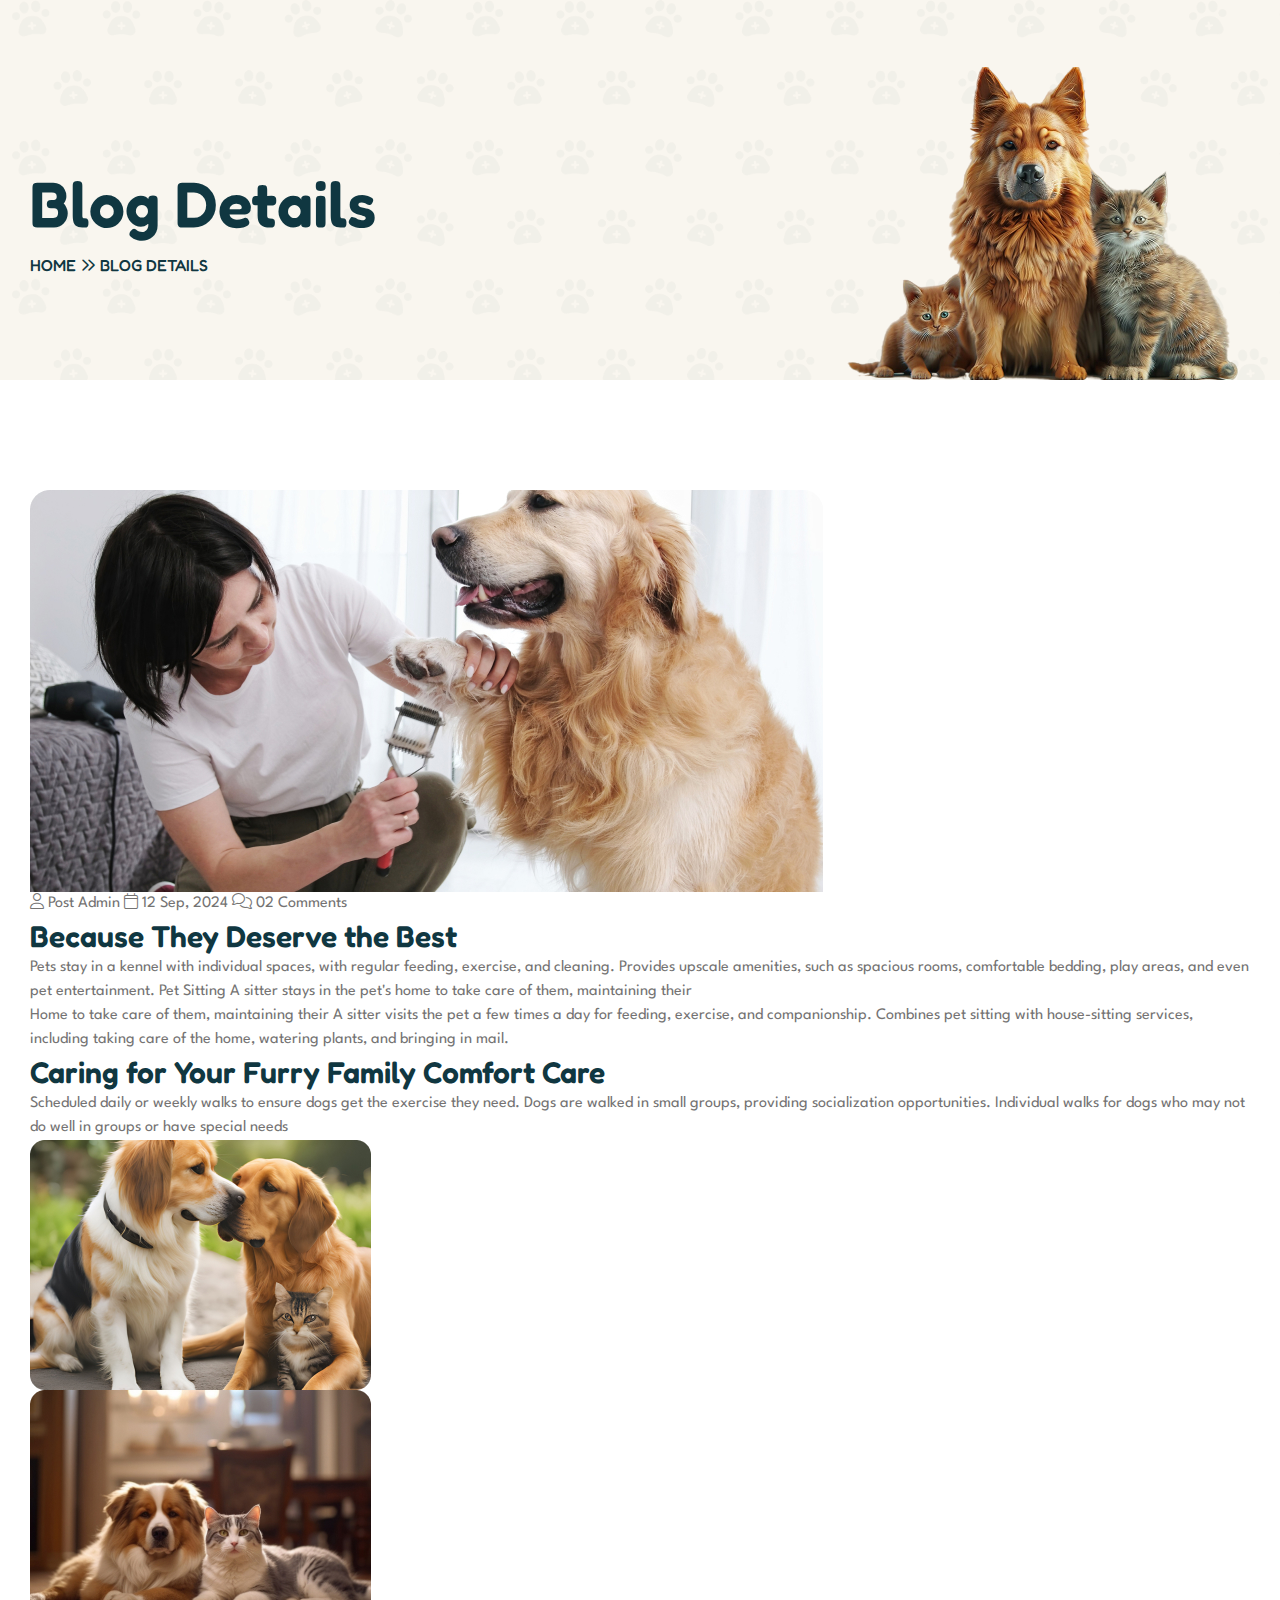
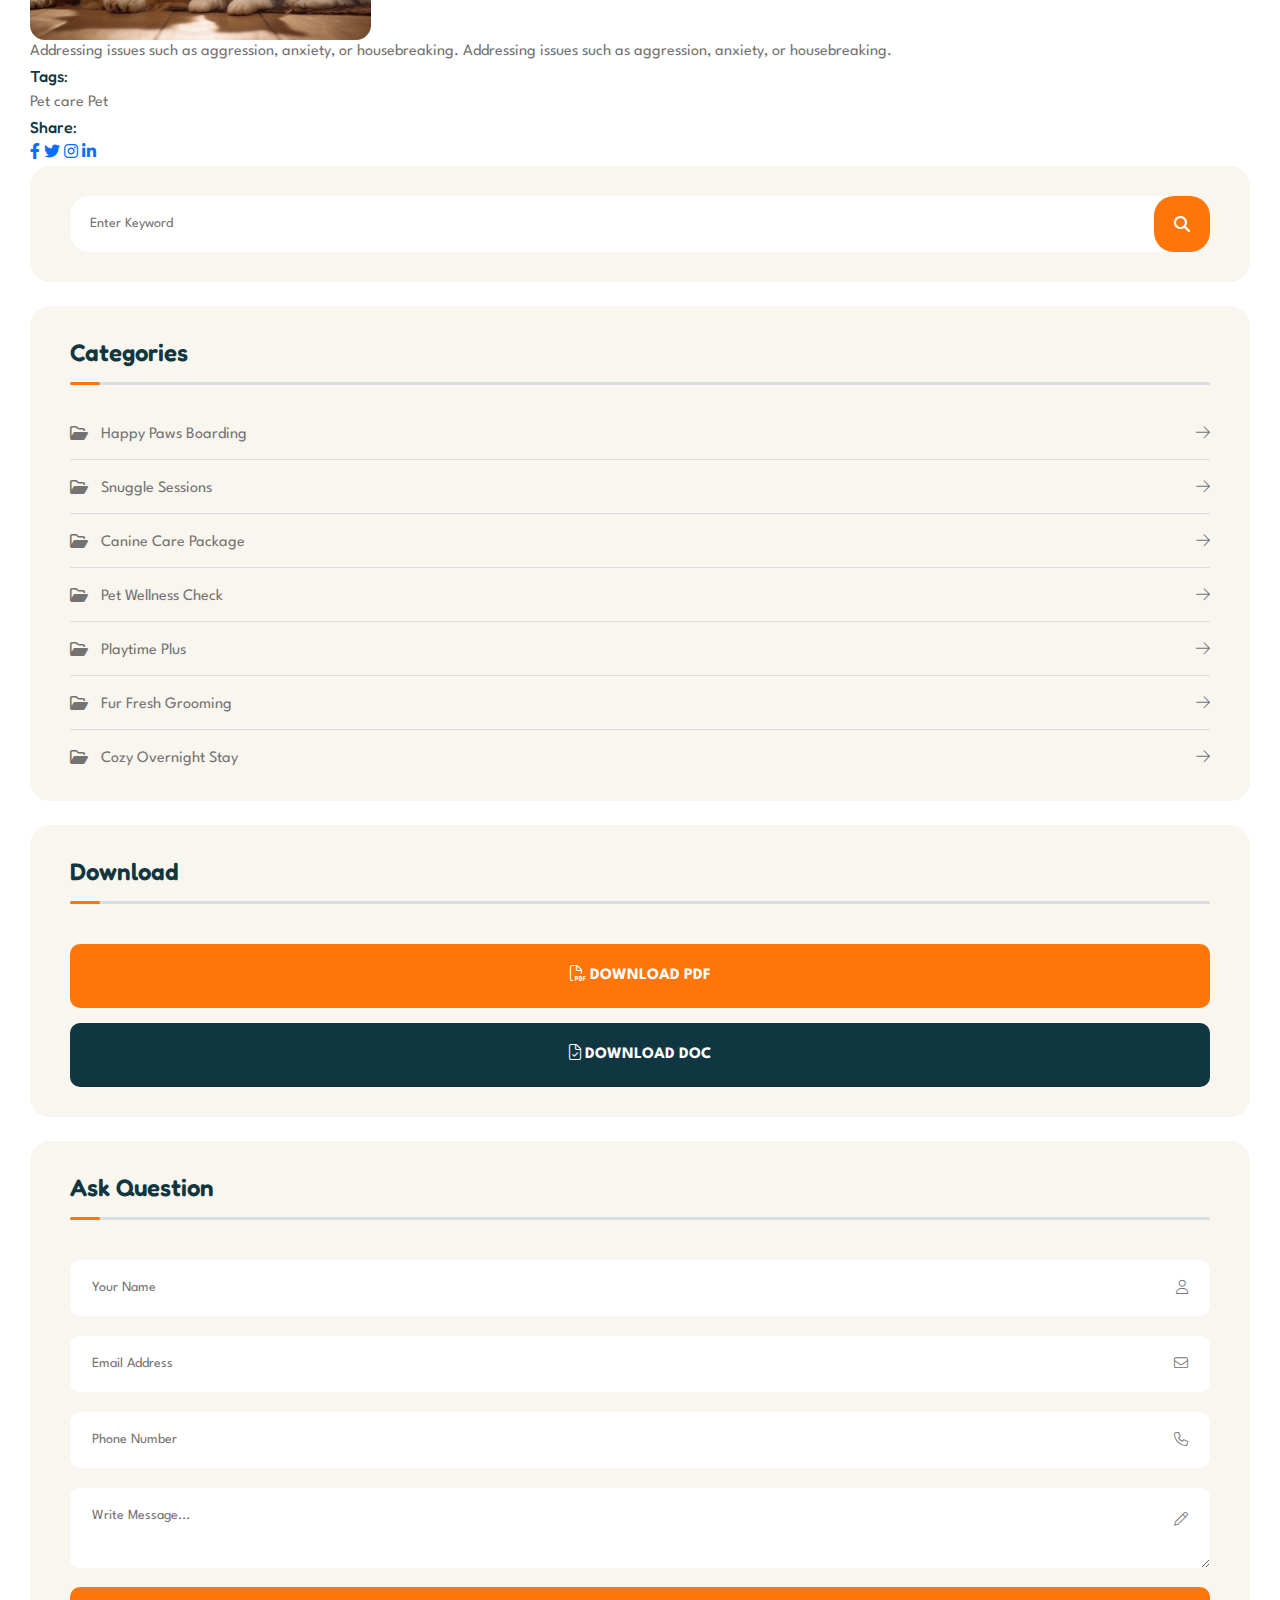
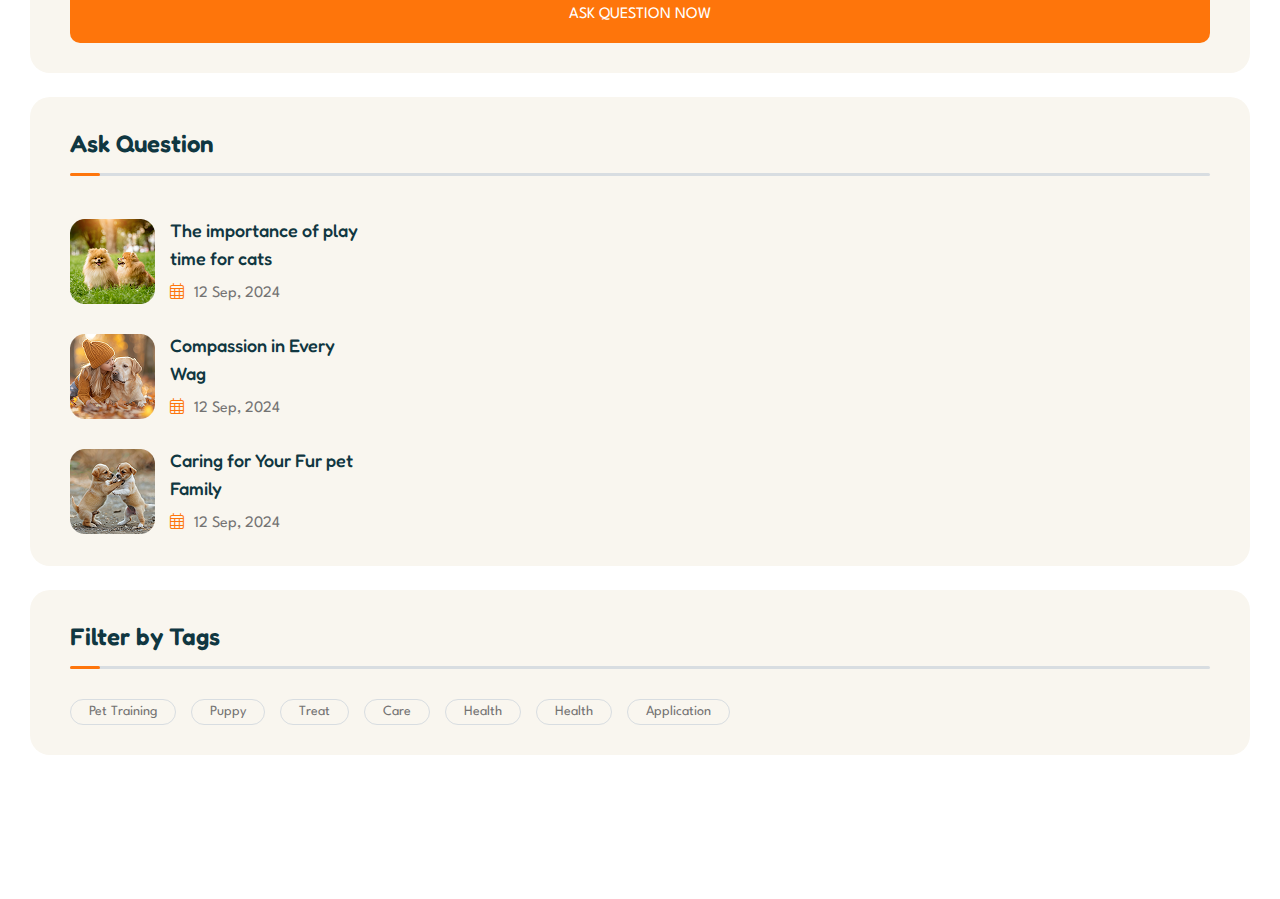
<file: blog-details.html>
<!DOCTYPE html>
<html lang="en">

<head>
  <meta charset="UTF-8">
  <meta http-equiv="X-UA-Compatible" content="IE=edge">
  <meta name="viewport" content="width=device-width, initial-scale=1.0">
  <title>Ainex - AI Agency & Technology Html5 Template</title>

  <!--Start css Files-->
  <link rel="stylesheet preload" href="assets/css/font-awesome-pro.css" as="style">
  <link rel="stylesheet preload" href="assets/css/bootstrap.min.css" as="style">
  <link rel="stylesheet preload" href="assets/css/swiper.css" as="style">
  <link rel="stylesheet preload" href="assets/css/nice-select.css" as="style">
  <link rel="stylesheet preload" href="assets/css/animate.css" as="style">
  <link rel="stylesheet preload" href="assets/css/odometer-theme-default.min.css" as="style">
  <link rel="stylesheet preload" href="assets/css/magnific-popup.css" as="style">
  <link rel="stylesheet preload" href="assets/css/style.css" as="style">
  <!-- End Css File -->

  <!-- Start Favicon-->
  <link rel="shortcut icon" type="image/x-icon" href="assets/images/favicon.png">
  <!-- End Favicon -->
</head>

<body>




<!-- Start BreadCrumb Area -->
<section class="tj__breadcrumb-area tj__section-left-gap tj__section-right-gap" data-background="assets/images/breadcrumb/breadcrumb-bg.png">
    <div class="tj__container">
        <div class="row">
            <div class="col-12">
                <div class="tj__breadcrumb-area__wrapper">
                    <div class="tj__breadcrumb-area__wrapper__text-content">
                        <h1 class="tj__breadcrumb-area__wrapper__text-content__page-name tj__fw-600 tj__msu-green-color">Blog Details</h1>
                        <div class="tj__breadcrumb-area__wrapper__text-content__page-indexing">
                            <a href="#" class="tj__fw-500 tj__msu-green-color tj__breadcrumb-area__wrapper__text-content__page-indexing__home-page">HOME</a>
                            <span class="tj__fw-500 tj__msu-green-color"><i class="fa-regular fa-angles-right"></i></span>
                            <a href="#" class="tj__fw-500 tj__msu-green-color tj__breadcrumb-area__wrapper__text-content__page-indexing__current-page">BLOG DETAILS</a>
                        </div>
                    </div>
                    <div class="tj__breadcrumb-area__wrapper__img-content">
                        <img src="assets/images/breadcrumb/breadcrumb.png" alt="Puppiez">
                    </div>
                </div>
            </div>
        </div>
    </div>
 </section>
<!-- End BreadCrumb Area -->

<!-- Start Blog Details -->
<section class="tj__blog-details tj__section-bottom-gap tj__section-top-gap tj__section-left-gap tj__section-right-gap">
    <div class="tj__container">
        <div class="row">
            <div class="col-12">
                <div class="tj__blog-details__wrapper">
                    <div class="tj__blog-details__wrapper__content">
                       <div class="tj__blog-details__wrapper__content__single-img">
                        <img src="assets/images/blog-details/blog-details-1.jpg" alt="Puppiez">
                       </div>
                       <div class="tj__blog-details__wrapper__content__blog-details">
                        <div class="tj__blog-details__wrapper__content__blog-details__blog-meta">
                            <span class="tj__blog-details__wrapper__content__blog-details__blog-meta__item tj__fw-400 tj__gray-color"><i class="fa-light fa-user"></i> Post Admin</span>
                            <span class="tj__blog-details__wrapper__content__blog-details__blog-meta__item tj__fw-400 tj__gray-color"><i class="fa-light fa-calendar"></i> 12 Sep, 2024</span>
                            <span class="tj__blog-details__wrapper__content__blog-details__blog-meta__item tj__fw-400 tj__gray-color"><i class="fa-light fa-comments"></i> 02 Comments</span>
                        </div>
                        <h3 class="tj__blog-details__wrapper__content__blog-details__blog-title tj__fw-600 tj__msu-green-color blog-details-title-1">Because They Deserve the Best</h3>
                        <p class="tj__blog-details__wrapper__content__blog-details__peragraph tj__fw-400 tj__gray-color blog-details-peragraph-1">Pets stay in a kennel with individual spaces, with regular feeding, exercise, and cleaning. Provides upscale amenities, such as spacious rooms, comfortable bedding, play areas, and even pet entertainment. Pet Sitting A sitter stays in the pet's home to take care of them, maintaining their </p>
                        <p class="tj__blog-details__wrapper__content__blog-details__peragraph tj__fw-400 tj__gray-color blog-details-peragraph-2">Home to take care of them, maintaining their A sitter visits the pet a few times a day for feeding, exercise, and companionship. Combines pet sitting with house-sitting services, including taking care of the home, watering plants, and bringing in mail.</p>
                        <h3 class="tj__blog-details__wrapper__content__blog-details__blog-title tj__fw-600 tj__msu-green-color blog-details-title-2">Caring for Your Furry Family Comfort Care </h3>
                        <p class="tj__blog-details__wrapper__content__blog-details__peragraph tj__fw-400 tj__gray-color blog-details-peragraph-3">Scheduled daily or weekly walks to ensure dogs get the exercise they need. Dogs are walked in small groups, providing socialization opportunities. Individual walks for dogs who may not do well in groups or have special needs</p>
                        <div class="tj__blog-details__wrapper__content__blog-details__img-wrapper">
                            <img src="assets/images/blog-details/blog-details-2.jpg" alt="Puppiez">
                            <img src="assets/images/blog-details/blog-details-3.jpg" alt="Puppiez">
                        </div>
                        <p class="tj__blog-details__wrapper__content__blog-details__peragraph tj__fw-400 tj__gray-color blog-details-peragraph-4">Addressing issues such as aggression, anxiety, or housebreaking. Addressing issues such as aggression, anxiety, or housebreaking.</p>
                        <div class="tj__blog-details__wrapper__content__blog-details__blog-footer-part">
                            <div class="tagcloud2">
                                <span class="tj__fw-500 tj__msu-green-color tj__font-secondary">Tags:</span>
                                <div class="tagcloud2-wrapper">
                                    <a href="#" class="tag-cloud-link tj__fw-400 tj__gray-color">Pet care</a>
                                    <a href="#" class="tag-cloud-link tj__fw-400 tj__gray-color">Pet</a>
                                </div>
                            </div>
                            <div class="tj__blog-share">
                                <span class="tj__fw-500 tj__msu-green-color tj__font-secondary">Share:</span>
                                <div class="tj__blog-share-wrapper">
                                    <a href="#" target="_blank"><i class="fa-brands fa-facebook-f"></i></a>
                                    <a href="#" target="_blank"><i class="fa-brands fa-twitter"></i></a>
                                    <a href="#" target="_blank"><i class="fa-brands fa-instagram"></i></a>
                                    <a href="#" target="_blank"><i class="fa-brands fa-linkedin-in"></i></a>
                                </div>
                            </div>
                        </div>
                       </div>
                    </div>
                    <div class="tj__blog-sitebar">
                        <aside class="tj__sitebar">
                            <div class="widget wp-block-search">
                                <div class="wp-block-search__inside-wrapper">
                                    <form action="#" method="POST">
                                        <input class="wp-block-search__input" id="wp-block-search__input-1" placeholder="Enter Keyword" type="search" name="s">
                                        <button aria-label="Search" class="wp-block-search__button" type="submit">
                                            <i class="fa-solid fa-magnifying-glass"></i>
                                        </button>
                                    </form>
                                </div>
                            </div>
                            <div class="widget widget_categories">
                                <h4 class="widget__heading tj__fw-600 tj__msu-green-color">Categories</h4>
                                <ul class="wp-block-categories">
                                    <li class="cat-item">
                                        <a href="#" class="cat-item__link tj__fw-400 tj__gray-color"><i class="fa-regular fa-folder-open"></i>Happy Paws Boarding</a>
                                        <span class="cat-item__icon tj__fw-400 tj__gray-color"><i class="fa-light fa-arrow-right"></i></span>
                                    </li>
                                    <li class="cat-item">
                                        <a href="#" class="cat-item__link tj__fw-400 tj__gray-color"><i class="fa-regular fa-folder-open"></i>Snuggle Sessions</a>
                                        <span class="cat-item__icon tj__fw-400 tj__gray-color"><i class="fa-light fa-arrow-right"></i></span>
                                    </li>
                                    <li class="cat-item">
                                        <a href="#" class="cat-item__link tj__fw-400 tj__gray-color"><i class="fa-regular fa-folder-open"></i>Canine Care Package</a>
                                        <span class="cat-item__icon tj__fw-400 tj__gray-color"><i class="fa-light fa-arrow-right"></i></span>
                                    </li>
                                    <li class="cat-item">
                                        <a href="#" class="cat-item__link tj__fw-400 tj__gray-color"><i class="fa-regular fa-folder-open"></i>Pet Wellness Check</a>
                                        <span class="cat-item__icon tj__fw-400 tj__gray-color"><i class="fa-light fa-arrow-right"></i></span>
                                    </li>
                                    <li class="cat-item">
                                        <a href="#" class="cat-item__link tj__fw-400 tj__gray-color"><i class="fa-regular fa-folder-open"></i>Playtime Plus</a>
                                        <span class="cat-item__icon tj__fw-400 tj__gray-color"><i class="fa-light fa-arrow-right"></i></span>
                                    </li>
                                    <li class="cat-item">
                                        <a href="#" class="cat-item__link tj__fw-400 tj__gray-color"><i class="fa-regular fa-folder-open"></i>Fur Fresh Grooming</a>
                                        <span class="cat-item__icon tj__fw-400 tj__gray-color"><i class="fa-light fa-arrow-right"></i></span>
                                    </li>
                                    <li class="cat-item">
                                        <a href="#" class="cat-item__link tj__fw-400 tj__gray-color"><i class="fa-regular fa-folder-open"></i>Cozy Overnight Stay</a>
                                        <span class="cat-item__icon tj__fw-400 tj__gray-color"><i class="fa-light fa-arrow-right"></i></span>
                                    </li>
                                </ul>
                            </div>
                            <div class="widget widget_downloads">
                                <h4 class="widget__heading tj__fw-600 tj__msu-green-color">Download</h4>
                                <div class="wp-block-resource-download">
                                    <a href="#" class="tj__pdf-download"><i class="fa-light fa-file-pdf"></i> DOWNLOAD PDF</a>
                                    <a href="#" class="tj__doc-download"><i class="fa-light fa-file-check"></i> DOWNLOAD DOC</a>
                                </div>
                            </div>
                            <div class="widget widget_forms">
                                <h4 class="widget__heading tj__fw-600 tj__msu-green-color">Ask Question</h4>
                                <div class="wp-block-contact-form">
                                    <form action="#" method="POST" class="tj__common-form-style-1">
                                        <div class="tj__form-field-item">
                                            <input type="text" placeholder="Your Name">
                                            <i class="fa-light fa-user"></i>
                                        </div>
                                        <div class="tj__form-field-item">
                                            <input type="email" placeholder="Email Address">
                                            <i class="fa-light fa-envelope"></i>
                                        </div>
                                        <div class="tj__form-field-item">
                                            <input type="number" placeholder="Phone Number">
                                            <i class="fa-light fa-phone"></i>
                                        </div>
                                        <div class="tj__form-field-item">
                                            <textarea placeholder="Write Message..."></textarea>
                                            <i class="fa-light fa-pen"></i>
                                        </div>
                                        <button type="submit">ASK QUESTION NOW</button>
                                    </form>
                                </div>
                            </div>
                            <div class="widget widget_recent-post">
                                <h4 class="widget__heading tj__fw-600 tj__msu-green-color">Ask Question</h4>
                                <div class="recent-post-wrap">
                                    <div class="recent-post">
                                        <div class="media-img">
                                            <a href="#">
                                                <img src="assets/images/blog-details/recent-blog-1.png" alt="Puppiez">
                                            </a>
                                        </div>
                                        <div class="media-body">
                                            <h6 class="post-title"><a href="#" class="tj__fw-500 tj__msu-green-color tj__font-secondary">The importance of play <br> time for cats</a></h6>
                                            <div class="recent-post-meta">
                                                <span class="tj__fw-400 tj__gray-color"><i class="fa-light fa-calendar-days tj__orange-color"></i>12 Sep, 2024</span>
                                            </div>
                                        </div>
                                    </div>
                                    <div class="recent-post">
                                        <div class="media-img">
                                            <a href="#">
                                                <img src="assets/images/blog-details/recent-blog-2.png" alt="Puppiez">
                                            </a>
                                        </div>
                                        <div class="media-body">
                                            <h6 class="post-title"><a href="#" class="tj__fw-500 tj__msu-green-color tj__font-secondary">Compassion in Every <br> Wag</a></h6>
                                            <div class="recent-post-meta">
                                                <span class="tj__fw-400 tj__gray-color"><i class="fa-light fa-calendar-days tj__orange-color"></i>12 Sep, 2024</span>
                                            </div>
                                        </div>
                                    </div>
                                    <div class="recent-post">
                                        <div class="media-img">
                                            <a href="#">
                                                <img src="assets/images/blog-details/recent-blog-3.png" alt="Puppiez">
                                            </a>
                                        </div>
                                        <div class="media-body">
                                            <h6 class="post-title"><a href="#" class="tj__fw-500 tj__msu-green-color tj__font-secondary">Caring for Your Fur pet <br> Family</a></h6>
                                            <div class="recent-post-meta">
                                                <span class="tj__fw-400 tj__gray-color"><i class="fa-light fa-calendar-days tj__orange-color"></i>12 Sep, 2024</span>
                                            </div>
                                        </div>
                                    </div>
                                </div>
                            </div>
                            <div class="widget widget-tagcloud">
                                <h4 class="widget__heading tj__fw-600 tj__msu-green-color">Filter by Tags</h4>
                                <div class="tagcloud">
                                    <a href="#" class="tag-cloud-link">Pet Training</a>
                                    <a href="#" class="tag-cloud-link">Puppy</a>
                                    <a href="#" class="tag-cloud-link">Treat</a>
                                    <a href="#" class="tag-cloud-link">Care</a>
                                    <a href="#" class="tag-cloud-link">Health</a>
                                    <a href="#" class="tag-cloud-link">Health</a>
                                    <a href="#" class="tag-cloud-link">Application</a>
                                </div>
                            </div>
                        </aside>
                    </div>
                </div>
            </div>
        </div>
    </div>
</section>
<!-- End Blog Details -->










<!-- Start Quick View Popup (Product Details) -->
<div class="tj__product-details-area tj__product-details-popup-view">
    <a href="javascript:void(0)" class="tj__product-details-close-icon">
        <i class="fal fa-times"></i>
    </a>
    <div class="tj__container">
        <div class="row">
            <div class="col-12">
                <div class="tj__product-details-area__wrapper">
                    <div class="tj__product-details-area__img-item">
                        <img src="assets/images/product-details/product-details.png" alt="Puppiez">
                    </div>
                    <div class="tj__product-details-area__wrapper__text-content">
                        <h6 class="tj__product-details-area__wrapper__text-content__price tj__fw-500 tj__orange-color">$35.85</h6>
                        <h2 class="tj__product-details-area__wrapper__text-content__product-name tj__msu-green-color tj__fw-600">Friskies Food</h2>
                        <div class="tj__product-review tj__product-details-review">
                            <span class="tj__product-review__text tj__gray-color tj__fw-400">(5.00 Review)</span>
                            <span class="tj__product-review__icons tj__orange-color">
                                <i class="fa-solid fa-star-sharp"></i>
                                <i class="fa-solid fa-star-sharp"></i>
                                <i class="fa-solid fa-star-sharp"></i>
                                <i class="fa-solid fa-star-sharp"></i>
                                <i class="fa-solid fa-star-sharp"></i>
                            </span>
                        </div>
                        <p class="tj__product-details-area__wrapper__text-content__discription tj__fw-400 tj__gray-color">We Offer long-term boarding with luxury suites that include soft bedding, ambient <br> lighting, and entertainment systems Provide structured playtime and socialization <br> sessions with other pets, under the supervision of trained staff Use live video feeds <br> or periodic updates to keep pet owners informed about their pets</p>
                        <div class="tj__product-stock">
                            <span class="tj__product-stock__title tj__fw-600 tj__msu-green-color">Availability:</span>
                            <span class="tj__product-stock__icon tj__fw-400 tj__gray-color"><i class="fa-light fa-square-check"></i>In Stock</span>
                        </div>
                        <div class="tj__product-details-icon-wrapper">
                            <div class="tj__product-details-icon-wrapper__item tj__product-quantity">
                                <div class="tj__product-quantity-fieldset">
                                    <input type="number" class="tj__quantity-fieldset" value="1" min="1">
                                </div>
                                <div class="tj__product-quantity-btn">
                                    <div class="tj__quantity-increase">+</div>
                                    <div class="tj__quantity-decrease">-</div>
                                </div>
                            </div>
                            <div class="tj__product-details-icon-wrapper__item">
                                <a href="#" class="tj__primary-btn">ADD TO CART</a>
                            </div>
                            <div class="tj__product-details-icon-wrapper__item">
                                <a href="#" class="tj__product-details-wishlist"><i class="fa-solid fa-heart"></i></a>
                            </div>
                        </div>
                        <div class="tj__product-details-category-tag-wrapper">
                            <p class="tj__fw-600 tj__msu-green-color">Categories:  <span class="tj__fw-400 tj__gray-color">Pet Care</span></p>
                            <p class="tj__fw-600 tj__msu-green-color">Tag:  <span class="tj__fw-400 tj__gray-color">Pet</span></p>
                        </div>
                    </div>
                </div>
            </div>
        </div>
    </div>
</div>
<!-- End Quick View Popup (Product Details) -->

<!-- Start Successfully Add In Wishlist -->
<div class="tj__successfully-addedin-wishlist">
    <div class="tj__successfully-addedin-wishlist-item">
        <i class="fa-regular fa-check"></i>
        <p>Your item has already added in wishlist successfully</p>
    </div>
</div>
<!-- End Successfully Add In Wishlist -->

<!-- Start Successfully Add In Cart -->
 <div class="tj__successfully-addedin-cart">
    <div class="tj__successfully-addedin-cart-item">
        <i class="fa-regular fa-check"></i>
        <p>Your item has already added in cart successfully</p>
    </div>
</div>
<!-- End Successfully Add In Cart -->

<!-- Start Site Overlay -->
<div id="tj__anywhere-home" class="anywere"></div>
<!-- End Site Overlay -->


  <!--Start Js Files-->
  <script defer src="assets/js/jquery.min.js"></script>
  <script defer src="assets/js/bootstrap.min.js"></script>
  <script defer src="assets/js/wow.js"></script>
  <script defer src="assets/js/magnific-popup.js"></script>
  <script defer src="assets/js/nice-select.js"></script>
  <script defer src="assets/js/swiper.js"></script>
  <script defer src="assets/js/odometer.min.js"></script>
  <script defer src="assets/js/jarallax.min.js"></script>
  <script defer src="assets/js/imagesloaded-pkgd.js"></script>
  <script defer src="assets/js/isoptop.js"></script>
  <script defer src="assets/js/script.js"></script>

  <!-- End Js File -->
</body>

</html>
</file>
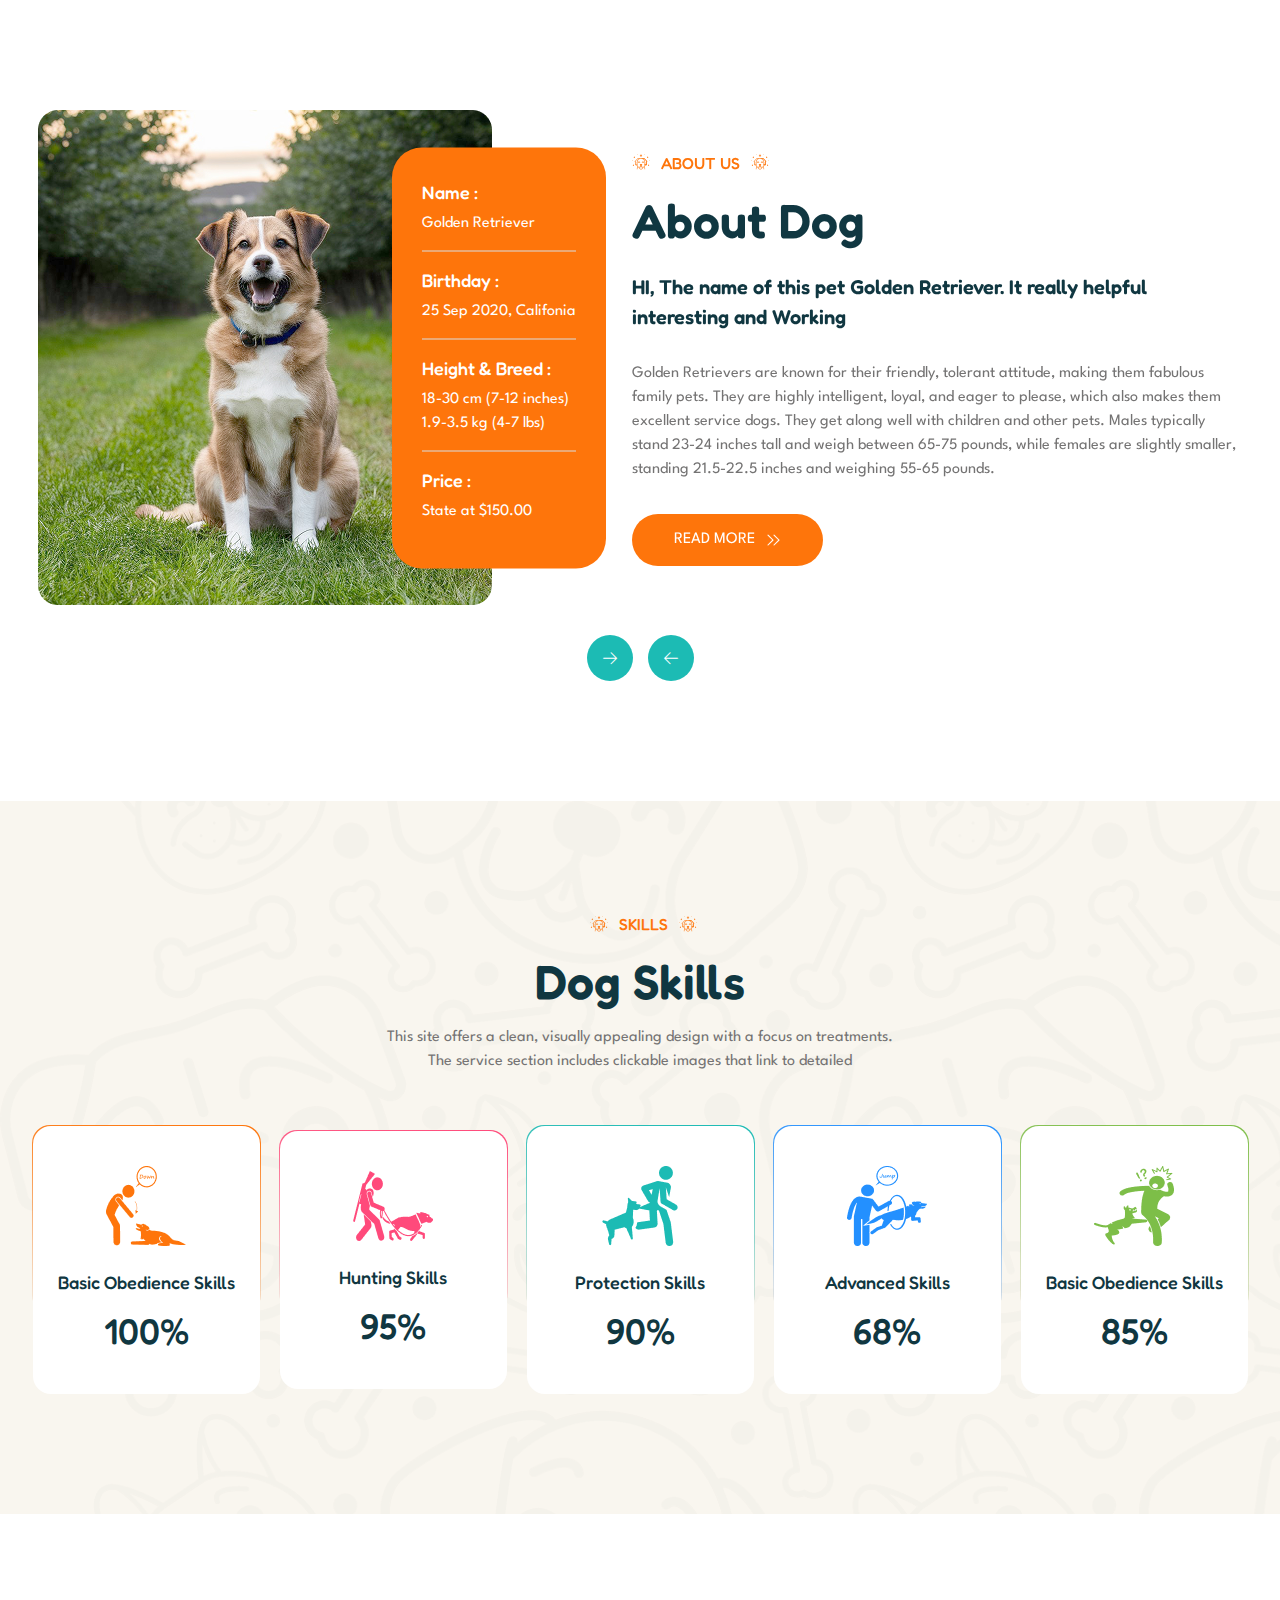
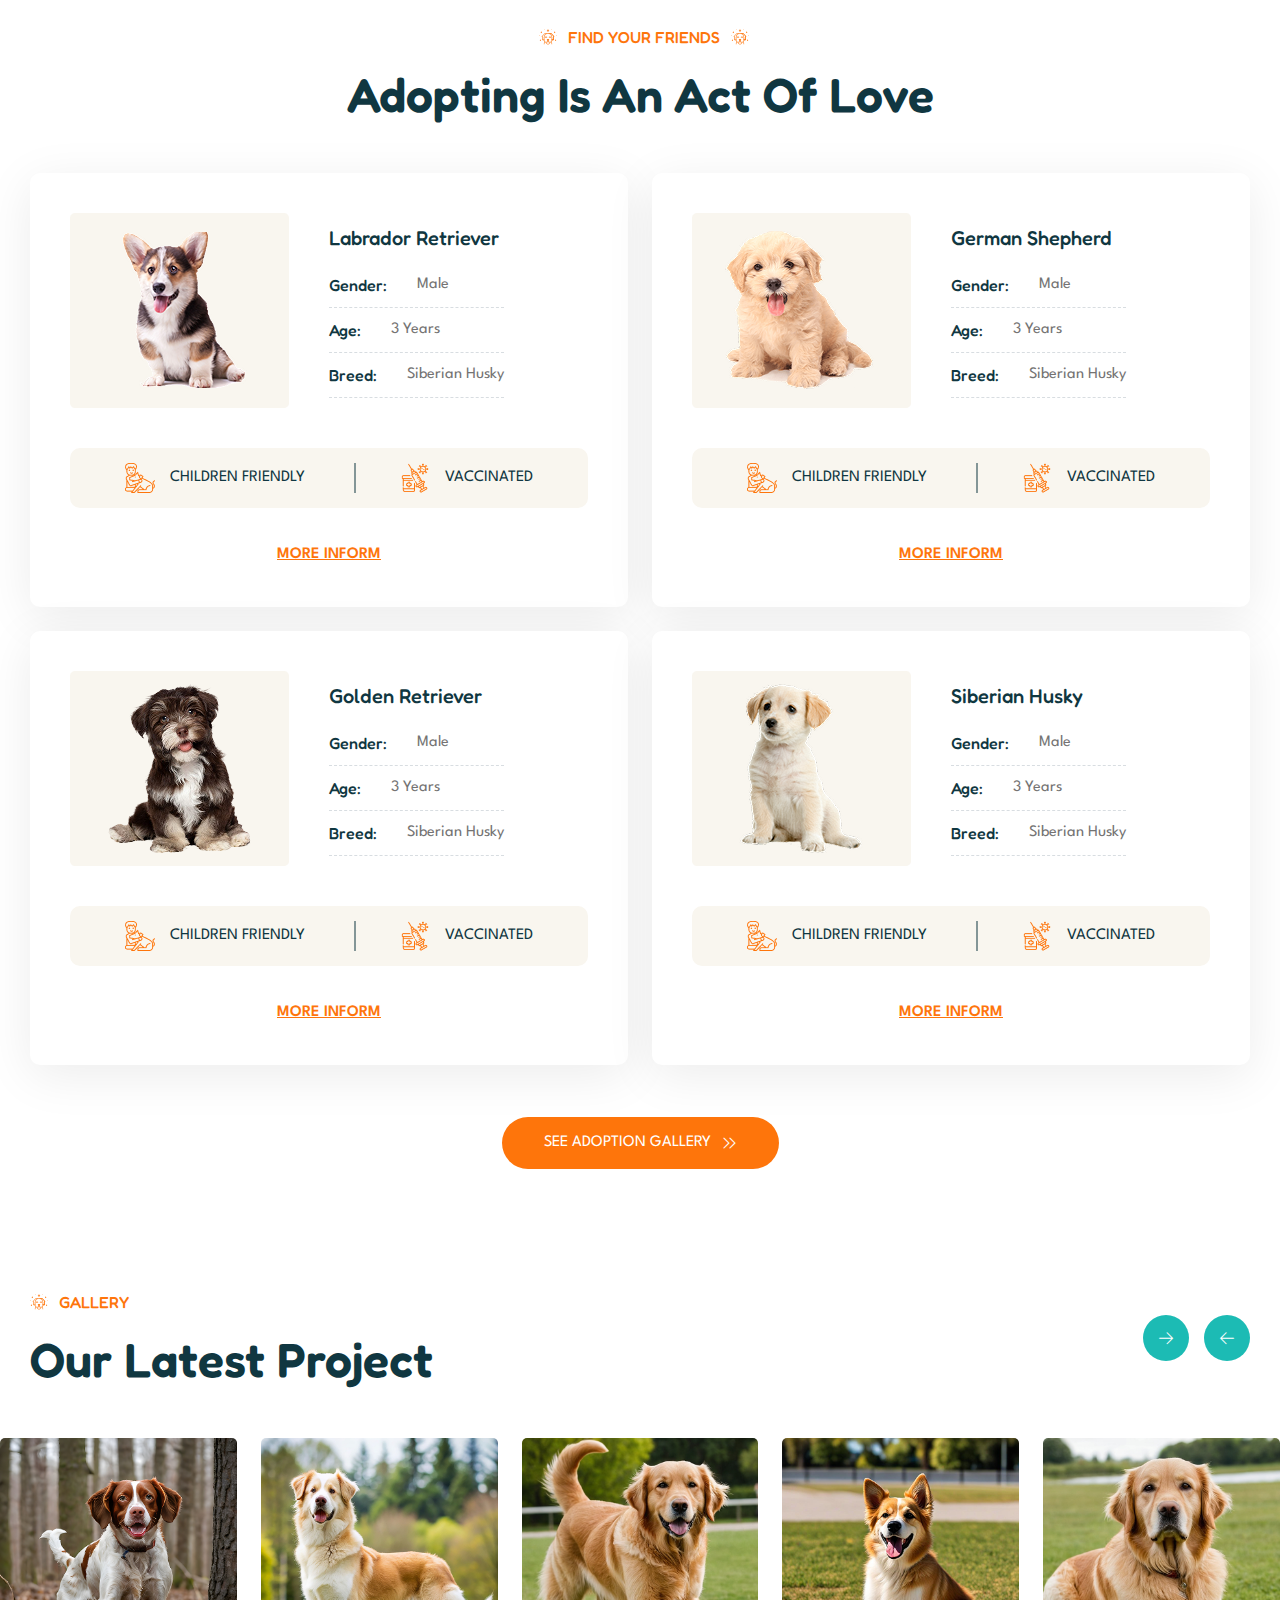
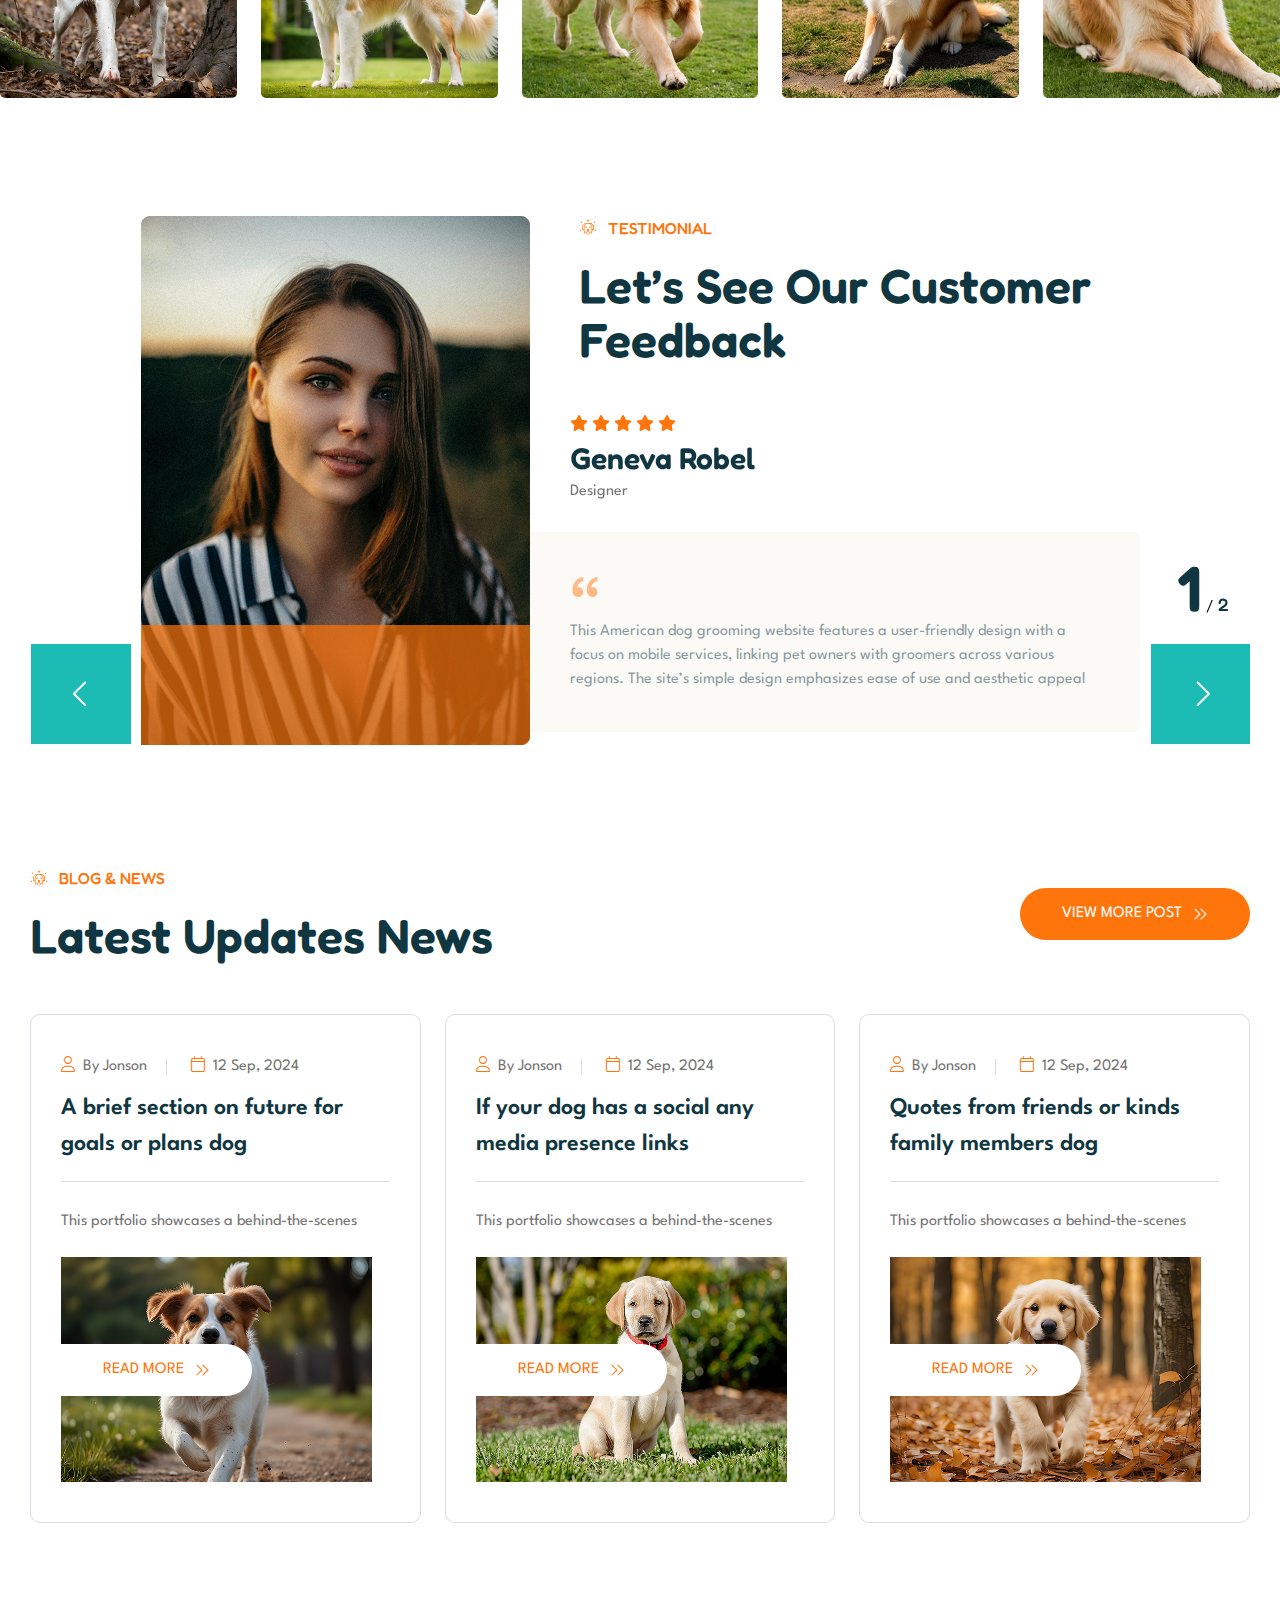
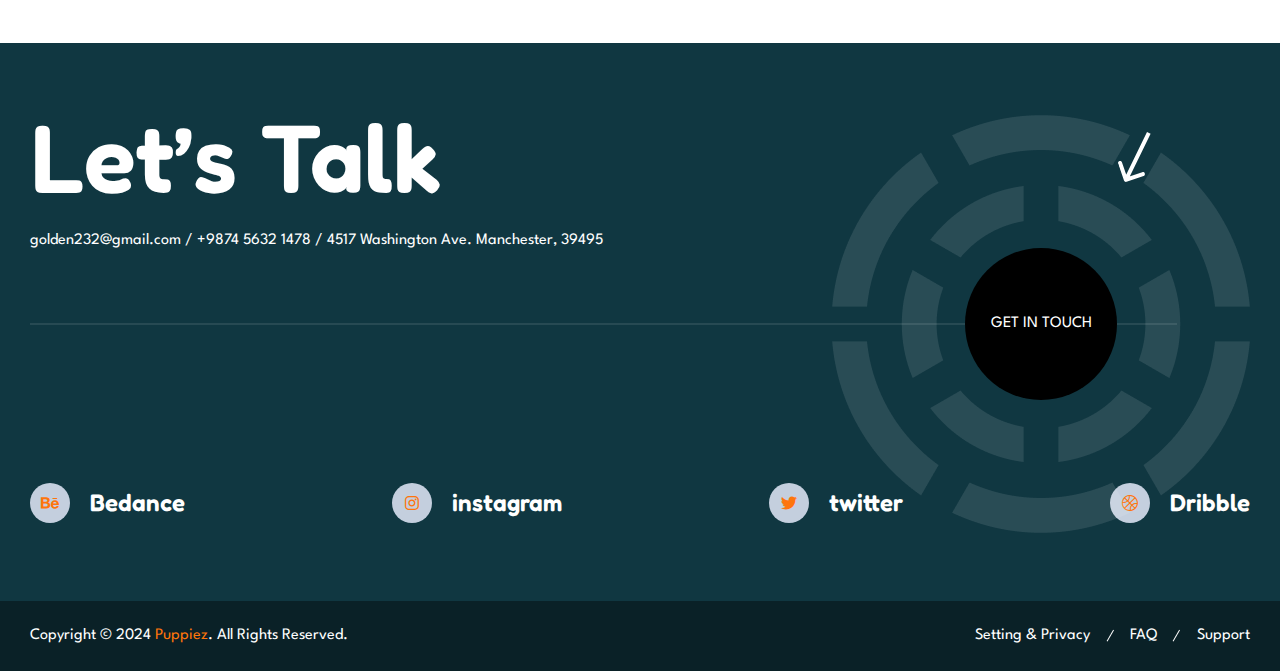
<file: index-2.html>
<!DOCTYPE html>
<html lang="en">

<head>
  <meta charset="UTF-8">
  <meta http-equiv="X-UA-Compatible" content="IE=edge">
  <meta name="viewport" content="width=device-width, initial-scale=1.0">
  <title>Ainex - AI Agency & Technology Html5 Template</title>

  <!--Start css Files-->
  <link rel="stylesheet preload" href="assets/css/font-awesome-pro.css" as="style">
  <link rel="stylesheet preload" href="assets/css/bootstrap.min.css" as="style">
  <link rel="stylesheet preload" href="assets/css/swiper.css" as="style">
  <link rel="stylesheet preload" href="assets/css/nice-select.css" as="style">
  <link rel="stylesheet preload" href="assets/css/animate.css" as="style">
  <link rel="stylesheet preload" href="assets/css/odometer-theme-default.min.css" as="style">
  <link rel="stylesheet preload" href="assets/css/magnific-popup.css" as="style">
  <link rel="stylesheet preload" href="assets/css/style.css" as="style">
  <!-- End Css File -->

  <!-- Start Favicon-->
  <link rel="shortcut icon" type="image/x-icon" href="assets/images/favicon.png">
  <!-- End Favicon -->
</head>

<body>


<!-- Start About Area Home 2 -->
 <section class="tj__about-area-home-2 tj__section-left-gap tj__section-right-gap tj__section-top-gap tj__section-bottom-gap">
    <div class="tj__container">
        <div class="row">
            <div class="col-12">
                <div class="swiper tj__about-home-two">
                    <div class="swiper-wrapper">
                        <div class="swiper-slide">
                            <div class="tj__about-area-home-2__wrapper">
                                <div class="tj__about-area-home-2__wrapper__img-content">
                                    <img src="assets/images/home-2/about.png" alt="Puppiez">
                                    <div class="tj__about-area-home-2__wrapper__img-content__pet-info">
                                        <ul>
                                            <li>
                                                <h6 class="tj__about-area-home-2__wrapper__img-content__pet-info__title tj__fw-500 tj__white-color">Name :</h6>
                                                <p class="tj__about-area-home-2__wrapper__img-content__pet-info__sub-title tj__fw-400 tj__white-color">Golden Retriever</p>
                                            </li>
                                            <li>
                                                <h6 class="tj__about-area-home-2__wrapper__img-content__pet-info__title tj__fw-500 tj__white-color">Birthday :</h6>
                                                <p class="tj__about-area-home-2__wrapper__img-content__pet-info__sub-title tj__fw-400 tj__white-color">25 Sep 2020, Califonia</p>
                                            </li>
                                            <li>
                                                <h6 class="tj__about-area-home-2__wrapper__img-content__pet-info__title tj__fw-500 tj__white-color">Height & Breed :</h6>
                                                <p class="tj__about-area-home-2__wrapper__img-content__pet-info__sub-title tj__fw-400 tj__white-color">18-30 cm (7-12 inches) <br> 1.9-3.5 kg (4-7 lbs)</p>
                                            </li>
                                            <li>
                                                <h6 class="tj__about-area-home-2__wrapper__img-content__pet-info__title tj__fw-500 tj__white-color">Price :</h6>
                                                <p class="tj__about-area-home-2__wrapper__img-content__pet-info__sub-title tj__fw-400 tj__white-color">State at $150.00 </p>
                                            </li>
                                        </ul>
                                    </div>
                                </div>
                                <div class="tj__about-area-home-2__wrapper__text-content">
                                    <div class="tj__title-style-1">
                                        <h6 class="tj__sub-title tj__orange-color"> 
                                          <span class="tj__sub-title__left-icon">
                                            <svg xmlns="http://www.w3.org/2000/svg" width="18" height="18" viewBox="0 0 18 18" fill="none">
                                                <g clip-path="url(#clip0_339_56645)">
                                                  <path d="M12.9377 9.70312C12.8632 9.70312 12.7916 9.67349 12.7389 9.62075C12.6861 9.568 12.6565 9.49647 12.6565 9.42188C12.6565 8.45218 12.2713 7.5222 11.5856 6.83652C10.8999 6.15084 9.96994 5.76562 9.00024 5.76562C8.03055 5.76562 7.10056 6.15084 6.41488 6.83652C5.7292 7.5222 5.34399 8.45218 5.34399 9.42188C5.34399 9.49647 5.31436 9.568 5.26162 9.62075C5.20887 9.67349 5.13734 9.70312 5.06274 9.70312C4.98815 9.70312 4.91662 9.67349 4.86387 9.62075C4.81113 9.568 4.78149 9.49647 4.78149 9.42188C4.78149 8.30299 5.22597 7.22994 6.01714 6.43877C6.80831 5.6476 7.88136 5.20313 9.00024 5.20312C10.1191 5.20313 11.1922 5.6476 11.9834 6.43877C12.7745 7.22994 13.219 8.30299 13.219 9.42188C13.219 9.49647 13.1894 9.568 13.1366 9.62075C13.0839 9.67349 13.0123 9.70312 12.9377 9.70312Z" fill="#FE750B"/>
                                                  <path d="M14.6253 9.70309C14.5507 9.70309 14.4791 9.67346 14.4264 9.62071C14.3736 9.56797 14.344 9.49643 14.344 9.42184C14.3429 8.45248 13.9573 7.52315 13.2719 6.83771C12.5864 6.15227 11.6571 5.7667 10.6878 5.76559C10.4233 5.76553 10.1596 5.79381 9.9011 5.84996C9.86445 5.85956 9.82624 5.86166 9.78875 5.85613C9.75127 5.85059 9.71529 5.83754 9.68298 5.81776C9.65066 5.79797 9.62268 5.77186 9.60071 5.741C9.57873 5.71013 9.56322 5.67514 9.55511 5.63813C9.54699 5.60112 9.54644 5.56285 9.55348 5.52562C9.56052 5.48839 9.57502 5.45297 9.59609 5.42148C9.61716 5.38999 9.64438 5.36308 9.67611 5.34237C9.70784 5.32166 9.74342 5.30758 9.78073 5.30096C10.397 5.16593 11.0357 5.17073 11.6499 5.31501C12.2641 5.45928 12.8381 5.73937 13.3298 6.13468C13.8216 6.52998 14.2184 7.03046 14.4913 7.59931C14.7641 8.16816 14.906 8.79093 14.9065 9.42184C14.9065 9.49643 14.8769 9.56797 14.8241 9.62071C14.7714 9.67346 14.6999 9.70309 14.6253 9.70309ZM12.9378 16.4528C12.8632 16.4528 12.7916 16.4232 12.7389 16.3704C12.6861 16.3177 12.6565 16.2462 12.6565 16.1716C12.6589 15.3816 12.4031 14.6124 11.9281 13.9812C11.9059 13.9516 11.8898 13.918 11.8806 13.8822C11.8715 13.8465 11.8694 13.8092 11.8747 13.7727C11.8799 13.7361 11.8922 13.7009 11.9111 13.6691C11.9299 13.6374 11.9548 13.6096 11.9843 13.5874C12.0139 13.5653 12.0475 13.5491 12.0833 13.54C12.1191 13.5308 12.1563 13.5288 12.1928 13.534C12.2294 13.5392 12.2646 13.5516 12.2964 13.5704C12.3281 13.5892 12.3559 13.6141 12.3781 13.6437C12.9264 14.3722 13.2216 15.26 13.2187 16.1718C13.2187 16.2464 13.1891 16.318 13.1364 16.3707C13.0836 16.4235 13.0121 16.4531 12.9375 16.4531L12.9378 16.4528ZM5.06276 16.4528C4.98817 16.4528 4.91663 16.4232 4.86389 16.3704C4.81114 16.3177 4.78151 16.2462 4.78151 16.1716C4.77894 15.2599 5.07423 14.3724 5.62245 13.644C5.6442 13.6134 5.67185 13.5875 5.70377 13.5678C5.73568 13.5481 5.77122 13.5349 5.80829 13.5292C5.84535 13.5234 5.8832 13.5251 5.9196 13.5342C5.956 13.5432 5.99022 13.5595 6.02024 13.582C6.05026 13.6045 6.07548 13.6328 6.0944 13.6652C6.11333 13.6975 6.12559 13.7334 6.13045 13.7706C6.13532 13.8078 6.13269 13.8456 6.12273 13.8817C6.11277 13.9179 6.09567 13.9517 6.07245 13.9812C5.59737 14.6124 5.34148 15.3815 5.34373 16.1716C5.34373 16.2462 5.3141 16.3177 5.26135 16.3704C5.20861 16.4232 5.13735 16.4528 5.06276 16.4528Z" fill="#FE750B"/>
                                                  <path d="M7.03149 14.4894C6.43499 14.4886 5.86312 14.2513 5.44133 13.8295C5.01953 13.4078 4.78224 12.8359 4.78149 12.2394C4.78149 12.1648 4.81113 12.0933 4.86387 12.0405C4.91662 11.9878 4.98815 11.9581 5.06274 11.9581C5.13734 11.9581 5.20887 11.9878 5.26162 12.0405C5.31436 12.0933 5.34399 12.1648 5.34399 12.2394C5.34399 12.461 5.38764 12.6804 5.47245 12.8852C5.55725 13.0899 5.68155 13.2759 5.83825 13.4326C5.99495 13.5893 6.18098 13.7136 6.38572 13.7984C6.59045 13.8832 6.80989 13.9269 7.03149 13.9269C7.2531 13.9269 7.47254 13.8832 7.67727 13.7984C7.88201 13.7136 8.06804 13.5893 8.22474 13.4326C8.38144 13.2759 8.50574 13.0899 8.59054 12.8852C8.67535 12.6804 8.71899 12.461 8.71899 12.2394C8.71899 12.1648 8.74863 12.0933 8.80137 12.0405C8.85412 11.9878 8.92565 11.9581 9.00024 11.9581C9.07484 11.9581 9.14637 11.9878 9.19912 12.0405C9.25186 12.0933 9.28149 12.1648 9.28149 12.2394C9.28075 12.8359 9.04346 13.4078 8.62166 13.8295C8.19987 14.2513 7.628 14.4886 7.03149 14.4894Z" fill="#FE750B"/>
                                                  <path d="M10.969 14.4894C10.3725 14.4886 9.80062 14.2513 9.37883 13.8295C8.95703 13.4078 8.71974 12.8359 8.71899 12.2394C8.71899 12.1648 8.74863 12.0933 8.80137 12.0405C8.85412 11.9878 8.92565 11.9581 9.00024 11.9581C9.07484 11.9581 9.14637 11.9878 9.19912 12.0405C9.25186 12.0933 9.28149 12.1648 9.28149 12.2394C9.28149 12.6869 9.45928 13.1162 9.77575 13.4326C10.0922 13.7491 10.5214 13.9269 10.969 13.9269C11.4165 13.9269 11.8458 13.7491 12.1622 13.4326C12.4787 13.1162 12.6565 12.6869 12.6565 12.2394C12.6565 12.1648 12.6861 12.0933 12.7389 12.0405C12.7916 11.9878 12.8632 11.9581 12.9377 11.9581C13.0123 11.9581 13.0839 11.9878 13.1366 12.0405C13.1894 12.0933 13.219 12.1648 13.219 12.2394C13.2182 12.8359 12.981 13.4078 12.5592 13.8295C12.1374 14.2513 11.5655 14.4886 10.969 14.4894Z" fill="#FE750B"/>
                                                  <path d="M9.00024 16.4531C8.40374 16.4524 7.83187 16.2151 7.41008 15.7933C6.98828 15.3715 6.75099 14.7996 6.75024 14.2031C6.75024 14.1285 6.77988 14.057 6.83262 14.0042C6.88537 13.9515 6.9569 13.9219 7.03149 13.9219C7.10609 13.9219 7.17762 13.9515 7.23037 14.0042C7.28311 14.057 7.31274 14.1285 7.31274 14.2031C7.31274 14.6507 7.49053 15.0799 7.807 15.3964C8.12347 15.7128 8.55269 15.8906 9.00024 15.8906C9.4478 15.8906 9.87702 15.7128 10.1935 15.3964C10.51 15.0799 10.6877 14.6507 10.6877 14.2031C10.6877 14.1285 10.7174 14.057 10.7701 14.0042C10.8229 13.9515 10.8944 13.9219 10.969 13.9219C11.0436 13.9219 11.1151 13.9515 11.1679 14.0042C11.2206 14.057 11.2502 14.1285 11.2502 14.2031C11.2495 14.7996 11.0122 15.3715 10.5904 15.7933C10.1686 16.2151 9.59675 16.4524 9.00024 16.4531ZM9.00024 12.5153C8.70206 12.515 8.4162 12.3963 8.20536 12.1855C7.99451 11.9746 7.8759 11.6888 7.87553 11.3906C7.87553 11.316 7.90516 11.2445 7.9579 11.1917C8.01065 11.139 8.08218 11.1094 8.15678 11.1094C8.23137 11.1094 8.3029 11.139 8.35565 11.1917C8.40839 11.2445 8.43803 11.316 8.43803 11.3906C8.43803 11.5397 8.49726 11.6827 8.6027 11.7882C8.70813 11.8936 8.85113 11.9528 9.00024 11.9528C9.14935 11.9528 9.29236 11.8936 9.39779 11.7882C9.50323 11.6827 9.56246 11.5397 9.56246 11.3906C9.56246 11.316 9.59209 11.2445 9.64484 11.1917C9.69758 11.139 9.76912 11.1094 9.84371 11.1094C9.91831 11.1094 9.98984 11.139 10.0426 11.1917C10.0953 11.2445 10.125 11.316 10.125 11.3906C10.1246 11.6888 10.006 11.9746 9.79513 12.1855C9.58428 12.3963 9.29842 12.515 9.00024 12.5153ZM7.87046 9.97958C7.79587 9.97958 7.72433 9.94995 7.67159 9.8972C7.61884 9.84446 7.58921 9.77292 7.58921 9.69833C7.58921 9.54922 7.52998 9.40621 7.42454 9.30078C7.31911 9.19534 7.1761 9.13611 7.02699 9.13611C6.87788 9.13611 6.73488 9.19534 6.62945 9.30078C6.52401 9.40621 6.46478 9.54922 6.46478 9.69833C6.46478 9.77292 6.43514 9.84446 6.3824 9.8972C6.32965 9.94995 6.25812 9.97958 6.18353 9.97958C6.10893 9.97958 6.0374 9.94995 5.98465 9.8972C5.93191 9.84446 5.90228 9.77292 5.90228 9.69833C5.90228 9.40003 6.02077 9.11396 6.2317 8.90303C6.44262 8.69211 6.7287 8.57361 7.02699 8.57361C7.32529 8.57361 7.61136 8.69211 7.82229 8.90303C8.03322 9.11396 8.15171 9.40003 8.15171 9.69833C8.15171 9.77292 8.12208 9.84446 8.06934 9.8972C8.01659 9.94995 7.94506 9.97958 7.87046 9.97958ZM11.8125 9.97958C11.7379 9.97958 11.6663 9.94995 11.6136 9.8972C11.5608 9.84446 11.5312 9.77292 11.5312 9.69833C11.5312 9.54922 11.472 9.40621 11.3665 9.30078C11.2611 9.19534 11.1181 9.13611 10.969 9.13611C10.8199 9.13611 10.6769 9.19534 10.5714 9.30078C10.466 9.40621 10.4068 9.54922 10.4068 9.69833C10.4068 9.77292 10.3771 9.84446 10.3244 9.8972C10.2717 9.94995 10.2001 9.97958 10.1255 9.97958C10.0509 9.97958 9.9794 9.94995 9.92665 9.8972C9.87391 9.84446 9.84428 9.77292 9.84428 9.69833C9.84428 9.40003 9.96277 9.11396 10.1737 8.90303C10.3846 8.69211 10.6707 8.57361 10.969 8.57361C11.2673 8.57361 11.5534 8.69211 11.7643 8.90303C11.9752 9.11396 12.0937 9.40003 12.0937 9.69833C12.0937 9.77292 12.0641 9.84446 12.0113 9.8972C11.9586 9.94995 11.8871 9.97958 11.8125 9.97958ZM5.06274 12.5207C4.98815 12.5207 4.91662 12.491 4.86387 12.4383C4.81113 12.3855 4.78149 12.314 4.78149 12.2394V9.42186C4.78149 9.34727 4.81113 9.27573 4.86387 9.22298C4.91662 9.17024 4.98815 9.14061 5.06274 9.14061C5.13734 9.14061 5.20887 9.17024 5.26162 9.22298C5.31436 9.27573 5.34399 9.34727 5.34399 9.42186V12.2394C5.34399 12.314 5.31436 12.3855 5.26162 12.4383C5.20887 12.491 5.13734 12.5207 5.06274 12.5207ZM12.9377 12.5207C12.8632 12.5207 12.7916 12.491 12.7389 12.4383C12.6861 12.3855 12.6565 12.314 12.6565 12.2394V9.42186C12.6565 9.34727 12.6861 9.27573 12.7389 9.22298C12.7916 9.17024 12.8632 9.14061 12.9377 9.14061C13.0123 9.14061 13.0839 9.17024 13.1366 9.22298C13.1894 9.27573 13.219 9.34727 13.219 9.42186V12.2394C13.219 12.314 13.1894 12.3855 13.1366 12.4383C13.0839 12.491 13.0123 12.5207 12.9377 12.5207Z" fill="#FE750B"/>
                                                  <path d="M9.84368 11.6719H8.15674C8.08215 11.6719 8.01061 11.6422 7.95786 11.5895C7.90512 11.5368 7.87549 11.4652 7.87549 11.3906C7.87549 11.316 7.90512 11.2445 7.95786 11.1918C8.01061 11.139 8.08215 11.1094 8.15674 11.1094H9.84368C9.91827 11.1094 9.9898 11.139 10.0425 11.1918C10.0953 11.2445 10.1249 11.316 10.1249 11.3906C10.1249 11.4652 10.0953 11.5368 10.0425 11.5895C9.9898 11.6422 9.91827 11.6719 9.84368 11.6719ZM9.00021 14.7656C8.92561 14.7656 8.85408 14.736 8.80133 14.6832C8.74859 14.6305 8.71896 14.559 8.71896 14.4844V12.2394C8.71896 12.1648 8.74859 12.0933 8.80133 12.0406C8.85408 11.9878 8.92561 11.9582 9.00021 11.9582C9.0748 11.9582 9.14634 11.9878 9.19908 12.0406C9.25183 12.0933 9.28146 12.1648 9.28146 12.2394V14.4844C9.28146 14.559 9.25183 14.6305 9.19908 14.6832C9.14634 14.736 9.0748 14.7656 9.00021 14.7656ZM13.7815 12.2344C13.4832 12.2341 13.1972 12.1155 12.9863 11.9045C12.7754 11.6936 12.6568 11.4077 12.6565 11.1094C12.6565 11.0348 12.6861 10.9632 12.7388 10.9105C12.7916 10.8578 12.8631 10.8281 12.9377 10.8281C13.0123 10.8281 13.0838 10.8578 13.1366 10.9105C13.1893 10.9632 13.219 11.0348 13.219 11.1094C13.219 11.2586 13.2782 11.4016 13.3837 11.5071C13.4892 11.6126 13.6323 11.6719 13.7815 11.6719C13.9306 11.6719 14.0737 11.6126 14.1792 11.5071C14.2847 11.4016 14.344 11.2586 14.344 11.1094C14.344 11.0348 14.3736 10.9632 14.4263 10.9105C14.4791 10.8578 14.5506 10.8281 14.6252 10.8281C14.6998 10.8281 14.7713 10.8578 14.8241 10.9105C14.8768 10.9632 14.9065 11.0348 14.9065 11.1094C14.9062 11.4077 14.7875 11.6936 14.5766 11.9045C14.3657 12.1155 14.0797 12.2341 13.7815 12.2344Z" fill="#FE750B"/>
                                                  <path d="M14.6252 11.3906C14.5507 11.3906 14.4791 11.361 14.4264 11.3082C14.3736 11.2555 14.344 11.184 14.344 11.1094V9.42188C14.344 9.34728 14.3736 9.27575 14.4264 9.223C14.4791 9.17026 14.5507 9.14062 14.6252 9.14062C14.6998 9.14062 14.7714 9.17026 14.8241 9.223C14.8769 9.27575 14.9065 9.34728 14.9065 9.42188V11.1094C14.9065 11.184 14.8769 11.2555 14.8241 11.3082C14.7714 11.361 14.6998 11.3906 14.6252 11.3906Z" fill="#FE750B"/>
                                                  <path d="M14.6253 9.70309C14.5507 9.70309 14.4791 9.67346 14.4264 9.62071C14.3736 9.56797 14.344 9.49643 14.344 9.42184C14.3429 8.45248 13.9573 7.52315 13.2719 6.83771C12.5865 6.15227 11.6571 5.7667 10.6878 5.76559C10.4233 5.76553 10.1596 5.79381 9.90111 5.84996C9.86445 5.85956 9.82624 5.86166 9.78876 5.85613C9.75127 5.85059 9.71529 5.83754 9.68298 5.81776C9.65066 5.79797 9.62268 5.77186 9.60071 5.741C9.57873 5.71013 9.56323 5.67514 9.55511 5.63813C9.547 5.60112 9.54644 5.56285 9.55348 5.52562C9.56053 5.48839 9.57502 5.45297 9.59609 5.42148C9.61716 5.38999 9.64438 5.36308 9.67611 5.34237C9.70784 5.32166 9.74342 5.30758 9.78073 5.30096C10.397 5.16593 11.0357 5.17073 11.6499 5.31501C12.2641 5.45928 12.8381 5.73937 13.3298 6.13468C13.8216 6.52998 14.2184 7.03046 14.4913 7.59931C14.7641 8.16816 14.906 8.79093 14.9065 9.42184C14.9065 9.49643 14.8769 9.56797 14.8241 9.62071C14.7714 9.67346 14.6999 9.70309 14.6253 9.70309ZM13.7815 12.2343C13.4832 12.234 13.1973 12.1154 12.9863 11.9045C12.7754 11.6936 12.6568 11.4076 12.6565 11.1093C12.6565 11.0347 12.6861 10.9632 12.7389 10.9105C12.7916 10.8577 12.8632 10.8281 12.9378 10.8281C13.0124 10.8281 13.0839 10.8577 13.1366 10.9105C13.1894 10.9632 13.219 11.0347 13.219 11.1093C13.219 11.2585 13.2783 11.4016 13.3838 11.5071C13.4893 11.6126 13.6323 11.6718 13.7815 11.6718C13.9307 11.6718 14.0738 11.6126 14.1793 11.5071C14.2847 11.4016 14.344 11.2585 14.344 11.1093C14.344 11.0347 14.3736 10.9632 14.4264 10.9105C14.4791 10.8577 14.5507 10.8281 14.6253 10.8281C14.6999 10.8281 14.7714 10.8577 14.8241 10.9105C14.8769 10.9632 14.9065 11.0347 14.9065 11.1093C14.9062 11.4076 14.7876 11.6936 14.5767 11.9045C14.3658 12.1154 14.0798 12.234 13.7815 12.2343Z" fill="#FE750B"/>
                                                  <path d="M14.6252 11.3906C14.5507 11.3906 14.4791 11.361 14.4264 11.3082C14.3736 11.2555 14.344 11.1839 14.344 11.1093V9.42184C14.344 9.34725 14.3736 9.27571 14.4264 9.22296C14.4791 9.17022 14.5507 9.14059 14.6252 9.14059C14.6998 9.14059 14.7714 9.17022 14.8241 9.22296C14.8769 9.27571 14.9065 9.34725 14.9065 9.42184V11.1093C14.9065 11.1839 14.8769 11.2555 14.8241 11.3082C14.7714 11.361 14.6998 11.3906 14.6252 11.3906ZM3.37524 9.70309C3.30065 9.70309 3.22911 9.67346 3.17637 9.62071C3.12363 9.56797 3.09399 9.49643 3.09399 9.42184C3.0945 8.79093 3.2364 8.16816 3.50924 7.59931C3.78209 7.03046 4.17895 6.52998 4.67066 6.13468C5.16236 5.73937 5.73641 5.45928 6.35059 5.31501C6.96478 5.17073 7.60349 5.16593 8.21978 5.30096C8.25664 5.30806 8.29171 5.32246 8.32291 5.34333C8.35412 5.36419 8.38083 5.39109 8.40148 5.42244C8.42213 5.45379 8.43629 5.48895 8.44314 5.52586C8.44998 5.56277 8.44937 5.60068 8.44133 5.63735C8.4333 5.67402 8.418 5.70871 8.39635 5.73937C8.3747 5.77003 8.34712 5.79605 8.31526 5.81589C8.28339 5.83574 8.24787 5.849 8.2108 5.8549C8.17373 5.8608 8.13585 5.85921 8.0994 5.85024C7.84087 5.79398 7.57705 5.7656 7.31246 5.76559C6.34311 5.7667 5.41377 6.15227 4.72834 6.83771C4.0429 7.52315 3.65733 8.45248 3.65621 9.42184C3.65621 9.49643 3.62658 9.56797 3.57384 9.62071C3.52109 9.67346 3.44955 9.70309 3.37496 9.70309H3.37524ZM4.21899 12.2343C3.92072 12.234 3.63474 12.1154 3.42383 11.9045C3.21291 11.6936 3.09429 11.4076 3.09399 11.1093C3.09399 11.0347 3.12363 10.9632 3.17637 10.9105C3.22911 10.8577 3.30065 10.8281 3.37524 10.8281C3.44984 10.8281 3.52137 10.8577 3.57412 10.9105C3.62686 10.9632 3.65649 11.0347 3.65649 11.1093C3.65649 11.1832 3.67104 11.2564 3.69931 11.3246C3.72758 11.3928 3.76901 11.4549 3.82125 11.5071C3.87348 11.5593 3.93549 11.6008 4.00373 11.629C4.07198 11.6573 4.14513 11.6718 4.21899 11.6718C4.29286 11.6718 4.36601 11.6573 4.43425 11.629C4.5025 11.6008 4.56451 11.5593 4.61674 11.5071C4.66897 11.4549 4.71041 11.3928 4.73868 11.3246C4.76694 11.2564 4.78149 11.1832 4.78149 11.1093C4.78149 11.0347 4.81113 10.9632 4.86387 10.9105C4.91662 10.8577 4.98815 10.8281 5.06274 10.8281C5.13734 10.8281 5.20887 10.8577 5.26162 10.9105C5.31436 10.9632 5.34399 11.0347 5.34399 11.1093C5.3437 11.4076 5.22507 11.6936 5.01416 11.9045C4.80325 12.1154 4.51727 12.234 4.21899 12.2343Z" fill="#FE750B"/>
                                                  <path d="M3.3751 11.3906C3.3005 11.3906 3.22897 11.361 3.17622 11.3082C3.12348 11.2555 3.09385 11.184 3.09385 11.1094V9.42187C3.09385 9.34728 3.12348 9.27575 3.17622 9.223C3.22897 9.17026 3.3005 9.14062 3.3751 9.14062C3.44969 9.14062 3.52122 9.17026 3.57397 9.223C3.62671 9.27575 3.65635 9.34728 3.65635 9.42187V11.1094C3.65635 11.184 3.62671 11.2555 3.57397 11.3082C3.52122 11.361 3.44969 11.3906 3.3751 11.3906ZM1.40747 13.0809C1.33288 13.0809 1.26134 13.0513 1.2086 12.9986C1.15585 12.9458 1.12622 12.8743 1.12622 12.7997V11.6707C1.12622 11.5962 1.15585 11.5246 1.2086 11.4719C1.26134 11.4191 1.33288 11.3895 1.40747 11.3895C1.48206 11.3895 1.5536 11.4191 1.60634 11.4719C1.65909 11.5246 1.68872 11.5962 1.68872 11.6707V12.7997C1.68872 12.8743 1.65909 12.9458 1.60634 12.9986C1.5536 13.0513 1.48206 13.0809 1.40747 13.0809Z" fill="#FE750B"/>
                                                  <path d="M1.68872 12.5161H1.12622C1.05163 12.5161 0.980092 12.4865 0.927347 12.4338C0.874602 12.381 0.844971 12.3095 0.844971 12.2349C0.844971 12.1603 0.874602 12.0888 0.927347 12.036C0.980092 11.9833 1.05163 11.9536 1.12622 11.9536H1.68872C1.76331 11.9536 1.83485 11.9833 1.88759 12.036C1.94034 12.0888 1.96997 12.1603 1.96997 12.2349C1.96997 12.3095 1.94034 12.381 1.88759 12.4338C1.83485 12.4865 1.76331 12.5161 1.68872 12.5161ZM2.24953 5.20645C2.17494 5.20645 2.1034 5.17682 2.05066 5.12408C1.99791 5.07133 1.96828 4.99979 1.96828 4.9252V3.79626C1.96828 3.72167 1.99791 3.65014 2.05066 3.59739C2.1034 3.54465 2.17494 3.51501 2.24953 3.51501C2.32413 3.51501 2.39566 3.54465 2.44841 3.59739C2.50115 3.65014 2.53078 3.72167 2.53078 3.79626V4.9252C2.53078 4.99979 2.50115 5.07133 2.44841 5.12408C2.39566 5.17682 2.32413 5.20645 2.24953 5.20645Z" fill="#FE750B"/>
                                                  <path d="M2.5309 4.64172H1.9684C1.89381 4.64172 1.82227 4.61209 1.76953 4.55935C1.71679 4.5066 1.68715 4.43507 1.68715 4.36047C1.68715 4.28588 1.71679 4.21434 1.76953 4.1616C1.82227 4.10886 1.89381 4.07922 1.9684 4.07922H2.5309C2.6055 4.07922 2.67703 4.10886 2.72978 4.1616C2.78252 4.21434 2.81215 4.28588 2.81215 4.36047C2.81215 4.43507 2.78252 4.5066 2.72978 4.55935C2.67703 4.61209 2.6055 4.64172 2.5309 4.64172ZM2.25669 8.86047C2.21975 8.86066 2.18314 8.85357 2.14895 8.8396C2.11476 8.82564 2.08365 8.80508 2.0574 8.77909C2.03115 8.75311 2.01028 8.7222 1.99598 8.68815C1.98167 8.6541 1.97421 8.61756 1.97403 8.58063C1.97384 8.5437 1.98094 8.50709 1.9949 8.47289C2.00886 8.4387 2.02943 8.40759 2.05541 8.38134C2.0814 8.3551 2.1123 8.33423 2.14635 8.31992C2.1804 8.30562 2.21694 8.29816 2.25387 8.29797H2.25669C2.33128 8.29797 2.40281 8.32761 2.45556 8.38035C2.5083 8.43309 2.53794 8.50463 2.53794 8.57922C2.53794 8.65382 2.5083 8.72535 2.45556 8.7781C2.40281 8.83084 2.33128 8.86047 2.25669 8.86047ZM0.28681 7.73435C0.249876 7.73453 0.213267 7.72744 0.179073 7.71348C0.14488 7.69951 0.113772 7.67895 0.0875245 7.65297C0.0345162 7.60049 0.00452687 7.5291 0.00415391 7.4545C0.00378095 7.37991 0.0330549 7.30823 0.0855358 7.25522C0.138017 7.20221 0.209406 7.17222 0.283998 7.17185H0.28681C0.361402 7.17185 0.432939 7.20148 0.485684 7.25422C0.538429 7.30697 0.56806 7.37851 0.56806 7.4531C0.56806 7.52769 0.538429 7.59923 0.485684 7.65197C0.432939 7.70472 0.361402 7.73435 0.28681 7.73435ZM16.5923 13.0809C16.5177 13.0809 16.4462 13.0513 16.3934 12.9985C16.3407 12.9458 16.311 12.8743 16.311 12.7997V11.6707C16.311 11.5961 16.3407 11.5246 16.3934 11.4719C16.4462 11.4191 16.5177 11.3895 16.5923 11.3895C16.6669 11.3895 16.7384 11.4191 16.7912 11.4719C16.8439 11.5246 16.8735 11.5961 16.8735 11.6707V12.7997C16.8735 12.8743 16.8439 12.9458 16.7912 12.9985C16.7384 13.0513 16.6669 13.0809 16.5923 13.0809Z" fill="#FE750B"/>
                                                  <path d="M16.8736 12.5161H16.3111C16.2365 12.5161 16.1649 12.4865 16.1122 12.4338C16.0594 12.381 16.0298 12.3095 16.0298 12.2349C16.0298 12.1603 16.0594 12.0888 16.1122 12.036C16.1649 11.9833 16.2365 11.9536 16.3111 11.9536H16.8736C16.9481 11.9536 17.0197 11.9833 17.0724 12.036C17.1252 12.0888 17.1548 12.1603 17.1548 12.2349C17.1548 12.3095 17.1252 12.381 17.0724 12.4338C17.0197 12.4865 16.9481 12.5161 16.8736 12.5161ZM15.7502 5.20645C15.6757 5.20645 15.6041 5.17682 15.5514 5.12408C15.4986 5.07133 15.469 4.99979 15.469 4.9252V3.79626C15.469 3.72167 15.4986 3.65014 15.5514 3.59739C15.6041 3.54465 15.6757 3.51501 15.7502 3.51501C15.8248 3.51501 15.8964 3.54465 15.9491 3.59739C16.0019 3.65014 16.0315 3.72167 16.0315 3.79626V4.9252C16.0315 4.99979 16.0019 5.07133 15.9491 5.12408C15.8964 5.17682 15.8248 5.20645 15.7502 5.20645Z" fill="#FE750B"/>
                                                  <path d="M16.0315 4.64175H15.469C15.3944 4.64175 15.3228 4.61212 15.2701 4.55937C15.2173 4.50663 15.1877 4.43509 15.1877 4.3605C15.1877 4.28591 15.2173 4.21437 15.2701 4.16163C15.3228 4.10888 15.3944 4.07925 15.469 4.07925H16.0315C16.106 4.07925 16.1776 4.10888 16.2303 4.16163C16.2831 4.21437 16.3127 4.28591 16.3127 4.3605C16.3127 4.43509 16.2831 4.50663 16.2303 4.55937C16.1776 4.61212 16.106 4.64175 16.0315 4.64175ZM15.7541 8.8605C15.6795 8.86087 15.6079 8.8316 15.5549 8.77912C15.5018 8.72664 15.4719 8.65525 15.4715 8.58066C15.4711 8.50606 15.5004 8.43438 15.5529 8.38137C15.6053 8.32836 15.6767 8.29837 15.7513 8.298H15.7541C15.8287 8.298 15.9003 8.32763 15.953 8.38038C16.0058 8.43312 16.0354 8.50466 16.0354 8.57925C16.0354 8.65384 16.0058 8.72538 15.953 8.77812C15.9003 8.83087 15.8287 8.8605 15.7541 8.8605ZM17.724 7.73438C17.6494 7.73475 17.5777 7.70547 17.5247 7.65299C17.4717 7.60051 17.4417 7.52912 17.4414 7.45453C17.441 7.37994 17.4703 7.30825 17.5227 7.25525C17.5752 7.20224 17.6466 7.17225 17.7212 7.17188H17.724C17.7986 7.17188 17.8701 7.20151 17.9229 7.25425C17.9756 7.307 18.0053 7.37853 18.0053 7.45312C18.0053 7.52772 17.9756 7.59925 17.9229 7.652C17.8701 7.70474 17.7986 7.73438 17.724 7.73438ZM5.63251 2.11022C5.55792 2.11059 5.48624 2.08132 5.43323 2.02884C5.38022 1.97636 5.35023 1.90497 5.34986 1.83037C5.34948 1.75578 5.37876 1.6841 5.43124 1.63109C5.48372 1.57808 5.55511 1.54809 5.6297 1.54772H5.63251C5.70711 1.54772 5.77864 1.57735 5.83139 1.63009C5.88413 1.68284 5.91376 1.75438 5.91376 1.82897C5.91376 1.90356 5.88413 1.9751 5.83139 2.02784C5.77864 2.08059 5.70711 2.11022 5.63251 2.11022ZM9.84086 2.95312C9.54258 2.95283 9.2566 2.8342 9.04569 2.62329C8.83478 2.41238 8.71616 2.1264 8.71586 1.82812C8.71586 1.75353 8.74549 1.682 8.79823 1.62925C8.85098 1.57651 8.92251 1.54687 8.99711 1.54688C9.0717 1.54687 9.14324 1.57651 9.19598 1.62925C9.24873 1.682 9.27836 1.75353 9.27836 1.82812C9.27858 1.97724 9.33792 2.12019 9.44336 2.22563C9.5488 2.33107 9.69174 2.3904 9.84086 2.39062C9.91545 2.39062 9.98699 2.42026 10.0397 2.473C10.0925 2.52575 10.1221 2.59728 10.1221 2.67188C10.1221 2.74647 10.0925 2.818 10.0397 2.87075C9.98699 2.92349 9.91545 2.95312 9.84086 2.95312Z" fill="#FE750B"/>
                                                  <path d="M8.99805 3.79575C8.92345 3.79575 8.85192 3.76612 8.79917 3.71337C8.74643 3.66063 8.7168 3.58909 8.7168 3.5145C8.71717 3.2165 8.83574 2.93081 9.04648 2.72011C9.25723 2.50942 9.54295 2.39092 9.84095 2.39062C9.91555 2.39063 9.98708 2.42026 10.0398 2.473C10.0926 2.52575 10.1222 2.59728 10.1222 2.67188C10.1222 2.74647 10.0926 2.818 10.0398 2.87075C9.98708 2.92349 9.91555 2.95312 9.84095 2.95312C9.69209 2.95327 9.54936 3.01246 9.44407 3.1177C9.33878 3.22293 9.27952 3.36563 9.2793 3.5145C9.2793 3.58909 9.24967 3.66063 9.19692 3.71337C9.14418 3.76612 9.07264 3.79575 8.99805 3.79575Z" fill="#FE750B"/>
                                                  <path d="M8.15332 2.95312C8.07873 2.95312 8.00719 2.92349 7.95445 2.87075C7.9017 2.818 7.87207 2.74647 7.87207 2.67188C7.87207 2.59728 7.9017 2.52575 7.95445 2.473C8.00719 2.42026 8.07873 2.39062 8.15332 2.39062C8.30244 2.3904 8.44538 2.33107 8.55082 2.22563C8.65626 2.12019 8.7156 1.97724 8.71582 1.82812C8.71582 1.79119 8.7231 1.75462 8.73723 1.7205C8.75136 1.68637 8.77208 1.65537 8.7982 1.62925C8.82431 1.60313 8.85532 1.58242 8.88944 1.56828C8.92356 1.55415 8.96014 1.54688 8.99707 1.54688C9.034 1.54688 9.07058 1.55415 9.1047 1.56828C9.13882 1.58242 9.16983 1.60313 9.19594 1.62925C9.22206 1.65537 9.24278 1.68637 9.25691 1.7205C9.27105 1.75462 9.27832 1.79119 9.27832 1.82812C9.27802 2.1264 9.1594 2.41238 8.94849 2.62329C8.73757 2.8342 8.4516 2.95283 8.15332 2.95312Z" fill="#FE750B"/>
                                                  <path d="M8.99623 3.79576C8.92163 3.79576 8.8501 3.76613 8.79735 3.71338C8.74461 3.66064 8.71498 3.5891 8.71498 3.51451C8.71475 3.36565 8.6555 3.22294 8.55021 3.11771C8.44492 3.01247 8.30219 2.95328 8.15332 2.95314C8.07873 2.95314 8.00719 2.9235 7.95445 2.87076C7.9017 2.81802 7.87207 2.74648 7.87207 2.67189C7.87207 2.59729 7.9017 2.52576 7.95445 2.47301C8.00719 2.42027 8.07873 2.39064 8.15332 2.39064C8.45133 2.39093 8.73704 2.50943 8.94779 2.72012C9.15854 2.93082 9.2771 3.21651 9.27748 3.51451C9.27748 3.5891 9.24785 3.66064 9.1951 3.71338C9.14236 3.76613 9.07082 3.79576 8.99623 3.79576ZM12.3788 2.11023C12.3042 2.1106 12.2325 2.08133 12.1795 2.02885C12.1265 1.97637 12.0965 1.90498 12.0962 1.83039C12.0958 1.75579 12.1251 1.68411 12.1775 1.6311C12.23 1.57809 12.3014 1.5481 12.376 1.54773H12.3788C12.4534 1.54773 12.525 1.57736 12.5777 1.63011C12.6304 1.68285 12.6601 1.75439 12.6601 1.82898C12.6601 1.90357 12.6304 1.97511 12.5777 2.02785C12.525 2.0806 12.4534 2.11023 12.3788 2.11023Z" fill="#FE750B"/>
                                                </g>
                                                <defs>
                                                  <clipPath id="clip0_339_56687675">
                                                    <rect width="18" height="18" fill="white"/>
                                                  </clipPath>
                                                </defs>
                                            </svg>
                                          </span> About Us
                                          <span class="tj__sub-title__right-icon">
                                            <svg xmlns="http://www.w3.org/2000/svg" width="18" height="18" viewBox="0 0 18 18" fill="none">
                                                <g clip-path="url(#clip0_339_56645)">
                                                  <path d="M12.9377 9.70312C12.8632 9.70312 12.7916 9.67349 12.7389 9.62075C12.6861 9.568 12.6565 9.49647 12.6565 9.42188C12.6565 8.45218 12.2713 7.5222 11.5856 6.83652C10.8999 6.15084 9.96994 5.76562 9.00024 5.76562C8.03055 5.76562 7.10056 6.15084 6.41488 6.83652C5.7292 7.5222 5.34399 8.45218 5.34399 9.42188C5.34399 9.49647 5.31436 9.568 5.26162 9.62075C5.20887 9.67349 5.13734 9.70312 5.06274 9.70312C4.98815 9.70312 4.91662 9.67349 4.86387 9.62075C4.81113 9.568 4.78149 9.49647 4.78149 9.42188C4.78149 8.30299 5.22597 7.22994 6.01714 6.43877C6.80831 5.6476 7.88136 5.20313 9.00024 5.20312C10.1191 5.20313 11.1922 5.6476 11.9834 6.43877C12.7745 7.22994 13.219 8.30299 13.219 9.42188C13.219 9.49647 13.1894 9.568 13.1366 9.62075C13.0839 9.67349 13.0123 9.70312 12.9377 9.70312Z" fill="#FE750B"/>
                                                  <path d="M14.6253 9.70309C14.5507 9.70309 14.4791 9.67346 14.4264 9.62071C14.3736 9.56797 14.344 9.49643 14.344 9.42184C14.3429 8.45248 13.9573 7.52315 13.2719 6.83771C12.5864 6.15227 11.6571 5.7667 10.6878 5.76559C10.4233 5.76553 10.1596 5.79381 9.9011 5.84996C9.86445 5.85956 9.82624 5.86166 9.78875 5.85613C9.75127 5.85059 9.71529 5.83754 9.68298 5.81776C9.65066 5.79797 9.62268 5.77186 9.60071 5.741C9.57873 5.71013 9.56322 5.67514 9.55511 5.63813C9.54699 5.60112 9.54644 5.56285 9.55348 5.52562C9.56052 5.48839 9.57502 5.45297 9.59609 5.42148C9.61716 5.38999 9.64438 5.36308 9.67611 5.34237C9.70784 5.32166 9.74342 5.30758 9.78073 5.30096C10.397 5.16593 11.0357 5.17073 11.6499 5.31501C12.2641 5.45928 12.8381 5.73937 13.3298 6.13468C13.8216 6.52998 14.2184 7.03046 14.4913 7.59931C14.7641 8.16816 14.906 8.79093 14.9065 9.42184C14.9065 9.49643 14.8769 9.56797 14.8241 9.62071C14.7714 9.67346 14.6999 9.70309 14.6253 9.70309ZM12.9378 16.4528C12.8632 16.4528 12.7916 16.4232 12.7389 16.3704C12.6861 16.3177 12.6565 16.2462 12.6565 16.1716C12.6589 15.3816 12.4031 14.6124 11.9281 13.9812C11.9059 13.9516 11.8898 13.918 11.8806 13.8822C11.8715 13.8465 11.8694 13.8092 11.8747 13.7727C11.8799 13.7361 11.8922 13.7009 11.9111 13.6691C11.9299 13.6374 11.9548 13.6096 11.9843 13.5874C12.0139 13.5653 12.0475 13.5491 12.0833 13.54C12.1191 13.5308 12.1563 13.5288 12.1928 13.534C12.2294 13.5392 12.2646 13.5516 12.2964 13.5704C12.3281 13.5892 12.3559 13.6141 12.3781 13.6437C12.9264 14.3722 13.2216 15.26 13.2187 16.1718C13.2187 16.2464 13.1891 16.318 13.1364 16.3707C13.0836 16.4235 13.0121 16.4531 12.9375 16.4531L12.9378 16.4528ZM5.06276 16.4528C4.98817 16.4528 4.91663 16.4232 4.86389 16.3704C4.81114 16.3177 4.78151 16.2462 4.78151 16.1716C4.77894 15.2599 5.07423 14.3724 5.62245 13.644C5.6442 13.6134 5.67185 13.5875 5.70377 13.5678C5.73568 13.5481 5.77122 13.5349 5.80829 13.5292C5.84535 13.5234 5.8832 13.5251 5.9196 13.5342C5.956 13.5432 5.99022 13.5595 6.02024 13.582C6.05026 13.6045 6.07548 13.6328 6.0944 13.6652C6.11333 13.6975 6.12559 13.7334 6.13045 13.7706C6.13532 13.8078 6.13269 13.8456 6.12273 13.8817C6.11277 13.9179 6.09567 13.9517 6.07245 13.9812C5.59737 14.6124 5.34148 15.3815 5.34373 16.1716C5.34373 16.2462 5.3141 16.3177 5.26135 16.3704C5.20861 16.4232 5.13735 16.4528 5.06276 16.4528Z" fill="#FE750B"/>
                                                  <path d="M7.03149 14.4894C6.43499 14.4886 5.86312 14.2513 5.44133 13.8295C5.01953 13.4078 4.78224 12.8359 4.78149 12.2394C4.78149 12.1648 4.81113 12.0933 4.86387 12.0405C4.91662 11.9878 4.98815 11.9581 5.06274 11.9581C5.13734 11.9581 5.20887 11.9878 5.26162 12.0405C5.31436 12.0933 5.34399 12.1648 5.34399 12.2394C5.34399 12.461 5.38764 12.6804 5.47245 12.8852C5.55725 13.0899 5.68155 13.2759 5.83825 13.4326C5.99495 13.5893 6.18098 13.7136 6.38572 13.7984C6.59045 13.8832 6.80989 13.9269 7.03149 13.9269C7.2531 13.9269 7.47254 13.8832 7.67727 13.7984C7.88201 13.7136 8.06804 13.5893 8.22474 13.4326C8.38144 13.2759 8.50574 13.0899 8.59054 12.8852C8.67535 12.6804 8.71899 12.461 8.71899 12.2394C8.71899 12.1648 8.74863 12.0933 8.80137 12.0405C8.85412 11.9878 8.92565 11.9581 9.00024 11.9581C9.07484 11.9581 9.14637 11.9878 9.19912 12.0405C9.25186 12.0933 9.28149 12.1648 9.28149 12.2394C9.28075 12.8359 9.04346 13.4078 8.62166 13.8295C8.19987 14.2513 7.628 14.4886 7.03149 14.4894Z" fill="#FE750B"/>
                                                  <path d="M10.969 14.4894C10.3725 14.4886 9.80062 14.2513 9.37883 13.8295C8.95703 13.4078 8.71974 12.8359 8.71899 12.2394C8.71899 12.1648 8.74863 12.0933 8.80137 12.0405C8.85412 11.9878 8.92565 11.9581 9.00024 11.9581C9.07484 11.9581 9.14637 11.9878 9.19912 12.0405C9.25186 12.0933 9.28149 12.1648 9.28149 12.2394C9.28149 12.6869 9.45928 13.1162 9.77575 13.4326C10.0922 13.7491 10.5214 13.9269 10.969 13.9269C11.4165 13.9269 11.8458 13.7491 12.1622 13.4326C12.4787 13.1162 12.6565 12.6869 12.6565 12.2394C12.6565 12.1648 12.6861 12.0933 12.7389 12.0405C12.7916 11.9878 12.8632 11.9581 12.9377 11.9581C13.0123 11.9581 13.0839 11.9878 13.1366 12.0405C13.1894 12.0933 13.219 12.1648 13.219 12.2394C13.2182 12.8359 12.981 13.4078 12.5592 13.8295C12.1374 14.2513 11.5655 14.4886 10.969 14.4894Z" fill="#FE750B"/>
                                                  <path d="M9.00024 16.4531C8.40374 16.4524 7.83187 16.2151 7.41008 15.7933C6.98828 15.3715 6.75099 14.7996 6.75024 14.2031C6.75024 14.1285 6.77988 14.057 6.83262 14.0042C6.88537 13.9515 6.9569 13.9219 7.03149 13.9219C7.10609 13.9219 7.17762 13.9515 7.23037 14.0042C7.28311 14.057 7.31274 14.1285 7.31274 14.2031C7.31274 14.6507 7.49053 15.0799 7.807 15.3964C8.12347 15.7128 8.55269 15.8906 9.00024 15.8906C9.4478 15.8906 9.87702 15.7128 10.1935 15.3964C10.51 15.0799 10.6877 14.6507 10.6877 14.2031C10.6877 14.1285 10.7174 14.057 10.7701 14.0042C10.8229 13.9515 10.8944 13.9219 10.969 13.9219C11.0436 13.9219 11.1151 13.9515 11.1679 14.0042C11.2206 14.057 11.2502 14.1285 11.2502 14.2031C11.2495 14.7996 11.0122 15.3715 10.5904 15.7933C10.1686 16.2151 9.59675 16.4524 9.00024 16.4531ZM9.00024 12.5153C8.70206 12.515 8.4162 12.3963 8.20536 12.1855C7.99451 11.9746 7.8759 11.6888 7.87553 11.3906C7.87553 11.316 7.90516 11.2445 7.9579 11.1917C8.01065 11.139 8.08218 11.1094 8.15678 11.1094C8.23137 11.1094 8.3029 11.139 8.35565 11.1917C8.40839 11.2445 8.43803 11.316 8.43803 11.3906C8.43803 11.5397 8.49726 11.6827 8.6027 11.7882C8.70813 11.8936 8.85113 11.9528 9.00024 11.9528C9.14935 11.9528 9.29236 11.8936 9.39779 11.7882C9.50323 11.6827 9.56246 11.5397 9.56246 11.3906C9.56246 11.316 9.59209 11.2445 9.64484 11.1917C9.69758 11.139 9.76912 11.1094 9.84371 11.1094C9.91831 11.1094 9.98984 11.139 10.0426 11.1917C10.0953 11.2445 10.125 11.316 10.125 11.3906C10.1246 11.6888 10.006 11.9746 9.79513 12.1855C9.58428 12.3963 9.29842 12.515 9.00024 12.5153ZM7.87046 9.97958C7.79587 9.97958 7.72433 9.94995 7.67159 9.8972C7.61884 9.84446 7.58921 9.77292 7.58921 9.69833C7.58921 9.54922 7.52998 9.40621 7.42454 9.30078C7.31911 9.19534 7.1761 9.13611 7.02699 9.13611C6.87788 9.13611 6.73488 9.19534 6.62945 9.30078C6.52401 9.40621 6.46478 9.54922 6.46478 9.69833C6.46478 9.77292 6.43514 9.84446 6.3824 9.8972C6.32965 9.94995 6.25812 9.97958 6.18353 9.97958C6.10893 9.97958 6.0374 9.94995 5.98465 9.8972C5.93191 9.84446 5.90228 9.77292 5.90228 9.69833C5.90228 9.40003 6.02077 9.11396 6.2317 8.90303C6.44262 8.69211 6.7287 8.57361 7.02699 8.57361C7.32529 8.57361 7.61136 8.69211 7.82229 8.90303C8.03322 9.11396 8.15171 9.40003 8.15171 9.69833C8.15171 9.77292 8.12208 9.84446 8.06934 9.8972C8.01659 9.94995 7.94506 9.97958 7.87046 9.97958ZM11.8125 9.97958C11.7379 9.97958 11.6663 9.94995 11.6136 9.8972C11.5608 9.84446 11.5312 9.77292 11.5312 9.69833C11.5312 9.54922 11.472 9.40621 11.3665 9.30078C11.2611 9.19534 11.1181 9.13611 10.969 9.13611C10.8199 9.13611 10.6769 9.19534 10.5714 9.30078C10.466 9.40621 10.4068 9.54922 10.4068 9.69833C10.4068 9.77292 10.3771 9.84446 10.3244 9.8972C10.2717 9.94995 10.2001 9.97958 10.1255 9.97958C10.0509 9.97958 9.9794 9.94995 9.92665 9.8972C9.87391 9.84446 9.84428 9.77292 9.84428 9.69833C9.84428 9.40003 9.96277 9.11396 10.1737 8.90303C10.3846 8.69211 10.6707 8.57361 10.969 8.57361C11.2673 8.57361 11.5534 8.69211 11.7643 8.90303C11.9752 9.11396 12.0937 9.40003 12.0937 9.69833C12.0937 9.77292 12.0641 9.84446 12.0113 9.8972C11.9586 9.94995 11.8871 9.97958 11.8125 9.97958ZM5.06274 12.5207C4.98815 12.5207 4.91662 12.491 4.86387 12.4383C4.81113 12.3855 4.78149 12.314 4.78149 12.2394V9.42186C4.78149 9.34727 4.81113 9.27573 4.86387 9.22298C4.91662 9.17024 4.98815 9.14061 5.06274 9.14061C5.13734 9.14061 5.20887 9.17024 5.26162 9.22298C5.31436 9.27573 5.34399 9.34727 5.34399 9.42186V12.2394C5.34399 12.314 5.31436 12.3855 5.26162 12.4383C5.20887 12.491 5.13734 12.5207 5.06274 12.5207ZM12.9377 12.5207C12.8632 12.5207 12.7916 12.491 12.7389 12.4383C12.6861 12.3855 12.6565 12.314 12.6565 12.2394V9.42186C12.6565 9.34727 12.6861 9.27573 12.7389 9.22298C12.7916 9.17024 12.8632 9.14061 12.9377 9.14061C13.0123 9.14061 13.0839 9.17024 13.1366 9.22298C13.1894 9.27573 13.219 9.34727 13.219 9.42186V12.2394C13.219 12.314 13.1894 12.3855 13.1366 12.4383C13.0839 12.491 13.0123 12.5207 12.9377 12.5207Z" fill="#FE750B"/>
                                                  <path d="M9.84368 11.6719H8.15674C8.08215 11.6719 8.01061 11.6422 7.95786 11.5895C7.90512 11.5368 7.87549 11.4652 7.87549 11.3906C7.87549 11.316 7.90512 11.2445 7.95786 11.1918C8.01061 11.139 8.08215 11.1094 8.15674 11.1094H9.84368C9.91827 11.1094 9.9898 11.139 10.0425 11.1918C10.0953 11.2445 10.1249 11.316 10.1249 11.3906C10.1249 11.4652 10.0953 11.5368 10.0425 11.5895C9.9898 11.6422 9.91827 11.6719 9.84368 11.6719ZM9.00021 14.7656C8.92561 14.7656 8.85408 14.736 8.80133 14.6832C8.74859 14.6305 8.71896 14.559 8.71896 14.4844V12.2394C8.71896 12.1648 8.74859 12.0933 8.80133 12.0406C8.85408 11.9878 8.92561 11.9582 9.00021 11.9582C9.0748 11.9582 9.14634 11.9878 9.19908 12.0406C9.25183 12.0933 9.28146 12.1648 9.28146 12.2394V14.4844C9.28146 14.559 9.25183 14.6305 9.19908 14.6832C9.14634 14.736 9.0748 14.7656 9.00021 14.7656ZM13.7815 12.2344C13.4832 12.2341 13.1972 12.1155 12.9863 11.9045C12.7754 11.6936 12.6568 11.4077 12.6565 11.1094C12.6565 11.0348 12.6861 10.9632 12.7388 10.9105C12.7916 10.8578 12.8631 10.8281 12.9377 10.8281C13.0123 10.8281 13.0838 10.8578 13.1366 10.9105C13.1893 10.9632 13.219 11.0348 13.219 11.1094C13.219 11.2586 13.2782 11.4016 13.3837 11.5071C13.4892 11.6126 13.6323 11.6719 13.7815 11.6719C13.9306 11.6719 14.0737 11.6126 14.1792 11.5071C14.2847 11.4016 14.344 11.2586 14.344 11.1094C14.344 11.0348 14.3736 10.9632 14.4263 10.9105C14.4791 10.8578 14.5506 10.8281 14.6252 10.8281C14.6998 10.8281 14.7713 10.8578 14.8241 10.9105C14.8768 10.9632 14.9065 11.0348 14.9065 11.1094C14.9062 11.4077 14.7875 11.6936 14.5766 11.9045C14.3657 12.1155 14.0797 12.2341 13.7815 12.2344Z" fill="#FE750B"/>
                                                  <path d="M14.6252 11.3906C14.5507 11.3906 14.4791 11.361 14.4264 11.3082C14.3736 11.2555 14.344 11.184 14.344 11.1094V9.42188C14.344 9.34728 14.3736 9.27575 14.4264 9.223C14.4791 9.17026 14.5507 9.14062 14.6252 9.14062C14.6998 9.14062 14.7714 9.17026 14.8241 9.223C14.8769 9.27575 14.9065 9.34728 14.9065 9.42188V11.1094C14.9065 11.184 14.8769 11.2555 14.8241 11.3082C14.7714 11.361 14.6998 11.3906 14.6252 11.3906Z" fill="#FE750B"/>
                                                  <path d="M14.6253 9.70309C14.5507 9.70309 14.4791 9.67346 14.4264 9.62071C14.3736 9.56797 14.344 9.49643 14.344 9.42184C14.3429 8.45248 13.9573 7.52315 13.2719 6.83771C12.5865 6.15227 11.6571 5.7667 10.6878 5.76559C10.4233 5.76553 10.1596 5.79381 9.90111 5.84996C9.86445 5.85956 9.82624 5.86166 9.78876 5.85613C9.75127 5.85059 9.71529 5.83754 9.68298 5.81776C9.65066 5.79797 9.62268 5.77186 9.60071 5.741C9.57873 5.71013 9.56323 5.67514 9.55511 5.63813C9.547 5.60112 9.54644 5.56285 9.55348 5.52562C9.56053 5.48839 9.57502 5.45297 9.59609 5.42148C9.61716 5.38999 9.64438 5.36308 9.67611 5.34237C9.70784 5.32166 9.74342 5.30758 9.78073 5.30096C10.397 5.16593 11.0357 5.17073 11.6499 5.31501C12.2641 5.45928 12.8381 5.73937 13.3298 6.13468C13.8216 6.52998 14.2184 7.03046 14.4913 7.59931C14.7641 8.16816 14.906 8.79093 14.9065 9.42184C14.9065 9.49643 14.8769 9.56797 14.8241 9.62071C14.7714 9.67346 14.6999 9.70309 14.6253 9.70309ZM13.7815 12.2343C13.4832 12.234 13.1973 12.1154 12.9863 11.9045C12.7754 11.6936 12.6568 11.4076 12.6565 11.1093C12.6565 11.0347 12.6861 10.9632 12.7389 10.9105C12.7916 10.8577 12.8632 10.8281 12.9378 10.8281C13.0124 10.8281 13.0839 10.8577 13.1366 10.9105C13.1894 10.9632 13.219 11.0347 13.219 11.1093C13.219 11.2585 13.2783 11.4016 13.3838 11.5071C13.4893 11.6126 13.6323 11.6718 13.7815 11.6718C13.9307 11.6718 14.0738 11.6126 14.1793 11.5071C14.2847 11.4016 14.344 11.2585 14.344 11.1093C14.344 11.0347 14.3736 10.9632 14.4264 10.9105C14.4791 10.8577 14.5507 10.8281 14.6253 10.8281C14.6999 10.8281 14.7714 10.8577 14.8241 10.9105C14.8769 10.9632 14.9065 11.0347 14.9065 11.1093C14.9062 11.4076 14.7876 11.6936 14.5767 11.9045C14.3658 12.1154 14.0798 12.234 13.7815 12.2343Z" fill="#FE750B"/>
                                                  <path d="M14.6252 11.3906C14.5507 11.3906 14.4791 11.361 14.4264 11.3082C14.3736 11.2555 14.344 11.1839 14.344 11.1093V9.42184C14.344 9.34725 14.3736 9.27571 14.4264 9.22296C14.4791 9.17022 14.5507 9.14059 14.6252 9.14059C14.6998 9.14059 14.7714 9.17022 14.8241 9.22296C14.8769 9.27571 14.9065 9.34725 14.9065 9.42184V11.1093C14.9065 11.1839 14.8769 11.2555 14.8241 11.3082C14.7714 11.361 14.6998 11.3906 14.6252 11.3906ZM3.37524 9.70309C3.30065 9.70309 3.22911 9.67346 3.17637 9.62071C3.12363 9.56797 3.09399 9.49643 3.09399 9.42184C3.0945 8.79093 3.2364 8.16816 3.50924 7.59931C3.78209 7.03046 4.17895 6.52998 4.67066 6.13468C5.16236 5.73937 5.73641 5.45928 6.35059 5.31501C6.96478 5.17073 7.60349 5.16593 8.21978 5.30096C8.25664 5.30806 8.29171 5.32246 8.32291 5.34333C8.35412 5.36419 8.38083 5.39109 8.40148 5.42244C8.42213 5.45379 8.43629 5.48895 8.44314 5.52586C8.44998 5.56277 8.44937 5.60068 8.44133 5.63735C8.4333 5.67402 8.418 5.70871 8.39635 5.73937C8.3747 5.77003 8.34712 5.79605 8.31526 5.81589C8.28339 5.83574 8.24787 5.849 8.2108 5.8549C8.17373 5.8608 8.13585 5.85921 8.0994 5.85024C7.84087 5.79398 7.57705 5.7656 7.31246 5.76559C6.34311 5.7667 5.41377 6.15227 4.72834 6.83771C4.0429 7.52315 3.65733 8.45248 3.65621 9.42184C3.65621 9.49643 3.62658 9.56797 3.57384 9.62071C3.52109 9.67346 3.44955 9.70309 3.37496 9.70309H3.37524ZM4.21899 12.2343C3.92072 12.234 3.63474 12.1154 3.42383 11.9045C3.21291 11.6936 3.09429 11.4076 3.09399 11.1093C3.09399 11.0347 3.12363 10.9632 3.17637 10.9105C3.22911 10.8577 3.30065 10.8281 3.37524 10.8281C3.44984 10.8281 3.52137 10.8577 3.57412 10.9105C3.62686 10.9632 3.65649 11.0347 3.65649 11.1093C3.65649 11.1832 3.67104 11.2564 3.69931 11.3246C3.72758 11.3928 3.76901 11.4549 3.82125 11.5071C3.87348 11.5593 3.93549 11.6008 4.00373 11.629C4.07198 11.6573 4.14513 11.6718 4.21899 11.6718C4.29286 11.6718 4.36601 11.6573 4.43425 11.629C4.5025 11.6008 4.56451 11.5593 4.61674 11.5071C4.66897 11.4549 4.71041 11.3928 4.73868 11.3246C4.76694 11.2564 4.78149 11.1832 4.78149 11.1093C4.78149 11.0347 4.81113 10.9632 4.86387 10.9105C4.91662 10.8577 4.98815 10.8281 5.06274 10.8281C5.13734 10.8281 5.20887 10.8577 5.26162 10.9105C5.31436 10.9632 5.34399 11.0347 5.34399 11.1093C5.3437 11.4076 5.22507 11.6936 5.01416 11.9045C4.80325 12.1154 4.51727 12.234 4.21899 12.2343Z" fill="#FE750B"/>
                                                  <path d="M3.3751 11.3906C3.3005 11.3906 3.22897 11.361 3.17622 11.3082C3.12348 11.2555 3.09385 11.184 3.09385 11.1094V9.42187C3.09385 9.34728 3.12348 9.27575 3.17622 9.223C3.22897 9.17026 3.3005 9.14062 3.3751 9.14062C3.44969 9.14062 3.52122 9.17026 3.57397 9.223C3.62671 9.27575 3.65635 9.34728 3.65635 9.42187V11.1094C3.65635 11.184 3.62671 11.2555 3.57397 11.3082C3.52122 11.361 3.44969 11.3906 3.3751 11.3906ZM1.40747 13.0809C1.33288 13.0809 1.26134 13.0513 1.2086 12.9986C1.15585 12.9458 1.12622 12.8743 1.12622 12.7997V11.6707C1.12622 11.5962 1.15585 11.5246 1.2086 11.4719C1.26134 11.4191 1.33288 11.3895 1.40747 11.3895C1.48206 11.3895 1.5536 11.4191 1.60634 11.4719C1.65909 11.5246 1.68872 11.5962 1.68872 11.6707V12.7997C1.68872 12.8743 1.65909 12.9458 1.60634 12.9986C1.5536 13.0513 1.48206 13.0809 1.40747 13.0809Z" fill="#FE750B"/>
                                                  <path d="M1.68872 12.5161H1.12622C1.05163 12.5161 0.980092 12.4865 0.927347 12.4338C0.874602 12.381 0.844971 12.3095 0.844971 12.2349C0.844971 12.1603 0.874602 12.0888 0.927347 12.036C0.980092 11.9833 1.05163 11.9536 1.12622 11.9536H1.68872C1.76331 11.9536 1.83485 11.9833 1.88759 12.036C1.94034 12.0888 1.96997 12.1603 1.96997 12.2349C1.96997 12.3095 1.94034 12.381 1.88759 12.4338C1.83485 12.4865 1.76331 12.5161 1.68872 12.5161ZM2.24953 5.20645C2.17494 5.20645 2.1034 5.17682 2.05066 5.12408C1.99791 5.07133 1.96828 4.99979 1.96828 4.9252V3.79626C1.96828 3.72167 1.99791 3.65014 2.05066 3.59739C2.1034 3.54465 2.17494 3.51501 2.24953 3.51501C2.32413 3.51501 2.39566 3.54465 2.44841 3.59739C2.50115 3.65014 2.53078 3.72167 2.53078 3.79626V4.9252C2.53078 4.99979 2.50115 5.07133 2.44841 5.12408C2.39566 5.17682 2.32413 5.20645 2.24953 5.20645Z" fill="#FE750B"/>
                                                  <path d="M2.5309 4.64172H1.9684C1.89381 4.64172 1.82227 4.61209 1.76953 4.55935C1.71679 4.5066 1.68715 4.43507 1.68715 4.36047C1.68715 4.28588 1.71679 4.21434 1.76953 4.1616C1.82227 4.10886 1.89381 4.07922 1.9684 4.07922H2.5309C2.6055 4.07922 2.67703 4.10886 2.72978 4.1616C2.78252 4.21434 2.81215 4.28588 2.81215 4.36047C2.81215 4.43507 2.78252 4.5066 2.72978 4.55935C2.67703 4.61209 2.6055 4.64172 2.5309 4.64172ZM2.25669 8.86047C2.21975 8.86066 2.18314 8.85357 2.14895 8.8396C2.11476 8.82564 2.08365 8.80508 2.0574 8.77909C2.03115 8.75311 2.01028 8.7222 1.99598 8.68815C1.98167 8.6541 1.97421 8.61756 1.97403 8.58063C1.97384 8.5437 1.98094 8.50709 1.9949 8.47289C2.00886 8.4387 2.02943 8.40759 2.05541 8.38134C2.0814 8.3551 2.1123 8.33423 2.14635 8.31992C2.1804 8.30562 2.21694 8.29816 2.25387 8.29797H2.25669C2.33128 8.29797 2.40281 8.32761 2.45556 8.38035C2.5083 8.43309 2.53794 8.50463 2.53794 8.57922C2.53794 8.65382 2.5083 8.72535 2.45556 8.7781C2.40281 8.83084 2.33128 8.86047 2.25669 8.86047ZM0.28681 7.73435C0.249876 7.73453 0.213267 7.72744 0.179073 7.71348C0.14488 7.69951 0.113772 7.67895 0.0875245 7.65297C0.0345162 7.60049 0.00452687 7.5291 0.00415391 7.4545C0.00378095 7.37991 0.0330549 7.30823 0.0855358 7.25522C0.138017 7.20221 0.209406 7.17222 0.283998 7.17185H0.28681C0.361402 7.17185 0.432939 7.20148 0.485684 7.25422C0.538429 7.30697 0.56806 7.37851 0.56806 7.4531C0.56806 7.52769 0.538429 7.59923 0.485684 7.65197C0.432939 7.70472 0.361402 7.73435 0.28681 7.73435ZM16.5923 13.0809C16.5177 13.0809 16.4462 13.0513 16.3934 12.9985C16.3407 12.9458 16.311 12.8743 16.311 12.7997V11.6707C16.311 11.5961 16.3407 11.5246 16.3934 11.4719C16.4462 11.4191 16.5177 11.3895 16.5923 11.3895C16.6669 11.3895 16.7384 11.4191 16.7912 11.4719C16.8439 11.5246 16.8735 11.5961 16.8735 11.6707V12.7997C16.8735 12.8743 16.8439 12.9458 16.7912 12.9985C16.7384 13.0513 16.6669 13.0809 16.5923 13.0809Z" fill="#FE750B"/>
                                                  <path d="M16.8736 12.5161H16.3111C16.2365 12.5161 16.1649 12.4865 16.1122 12.4338C16.0594 12.381 16.0298 12.3095 16.0298 12.2349C16.0298 12.1603 16.0594 12.0888 16.1122 12.036C16.1649 11.9833 16.2365 11.9536 16.3111 11.9536H16.8736C16.9481 11.9536 17.0197 11.9833 17.0724 12.036C17.1252 12.0888 17.1548 12.1603 17.1548 12.2349C17.1548 12.3095 17.1252 12.381 17.0724 12.4338C17.0197 12.4865 16.9481 12.5161 16.8736 12.5161ZM15.7502 5.20645C15.6757 5.20645 15.6041 5.17682 15.5514 5.12408C15.4986 5.07133 15.469 4.99979 15.469 4.9252V3.79626C15.469 3.72167 15.4986 3.65014 15.5514 3.59739C15.6041 3.54465 15.6757 3.51501 15.7502 3.51501C15.8248 3.51501 15.8964 3.54465 15.9491 3.59739C16.0019 3.65014 16.0315 3.72167 16.0315 3.79626V4.9252C16.0315 4.99979 16.0019 5.07133 15.9491 5.12408C15.8964 5.17682 15.8248 5.20645 15.7502 5.20645Z" fill="#FE750B"/>
                                                  <path d="M16.0315 4.64175H15.469C15.3944 4.64175 15.3228 4.61212 15.2701 4.55937C15.2173 4.50663 15.1877 4.43509 15.1877 4.3605C15.1877 4.28591 15.2173 4.21437 15.2701 4.16163C15.3228 4.10888 15.3944 4.07925 15.469 4.07925H16.0315C16.106 4.07925 16.1776 4.10888 16.2303 4.16163C16.2831 4.21437 16.3127 4.28591 16.3127 4.3605C16.3127 4.43509 16.2831 4.50663 16.2303 4.55937C16.1776 4.61212 16.106 4.64175 16.0315 4.64175ZM15.7541 8.8605C15.6795 8.86087 15.6079 8.8316 15.5549 8.77912C15.5018 8.72664 15.4719 8.65525 15.4715 8.58066C15.4711 8.50606 15.5004 8.43438 15.5529 8.38137C15.6053 8.32836 15.6767 8.29837 15.7513 8.298H15.7541C15.8287 8.298 15.9003 8.32763 15.953 8.38038C16.0058 8.43312 16.0354 8.50466 16.0354 8.57925C16.0354 8.65384 16.0058 8.72538 15.953 8.77812C15.9003 8.83087 15.8287 8.8605 15.7541 8.8605ZM17.724 7.73438C17.6494 7.73475 17.5777 7.70547 17.5247 7.65299C17.4717 7.60051 17.4417 7.52912 17.4414 7.45453C17.441 7.37994 17.4703 7.30825 17.5227 7.25525C17.5752 7.20224 17.6466 7.17225 17.7212 7.17188H17.724C17.7986 7.17188 17.8701 7.20151 17.9229 7.25425C17.9756 7.307 18.0053 7.37853 18.0053 7.45312C18.0053 7.52772 17.9756 7.59925 17.9229 7.652C17.8701 7.70474 17.7986 7.73438 17.724 7.73438ZM5.63251 2.11022C5.55792 2.11059 5.48624 2.08132 5.43323 2.02884C5.38022 1.97636 5.35023 1.90497 5.34986 1.83037C5.34948 1.75578 5.37876 1.6841 5.43124 1.63109C5.48372 1.57808 5.55511 1.54809 5.6297 1.54772H5.63251C5.70711 1.54772 5.77864 1.57735 5.83139 1.63009C5.88413 1.68284 5.91376 1.75438 5.91376 1.82897C5.91376 1.90356 5.88413 1.9751 5.83139 2.02784C5.77864 2.08059 5.70711 2.11022 5.63251 2.11022ZM9.84086 2.95312C9.54258 2.95283 9.2566 2.8342 9.04569 2.62329C8.83478 2.41238 8.71616 2.1264 8.71586 1.82812C8.71586 1.75353 8.74549 1.682 8.79823 1.62925C8.85098 1.57651 8.92251 1.54687 8.99711 1.54688C9.0717 1.54687 9.14324 1.57651 9.19598 1.62925C9.24873 1.682 9.27836 1.75353 9.27836 1.82812C9.27858 1.97724 9.33792 2.12019 9.44336 2.22563C9.5488 2.33107 9.69174 2.3904 9.84086 2.39062C9.91545 2.39062 9.98699 2.42026 10.0397 2.473C10.0925 2.52575 10.1221 2.59728 10.1221 2.67188C10.1221 2.74647 10.0925 2.818 10.0397 2.87075C9.98699 2.92349 9.91545 2.95312 9.84086 2.95312Z" fill="#FE750B"/>
                                                  <path d="M8.99805 3.79575C8.92345 3.79575 8.85192 3.76612 8.79917 3.71337C8.74643 3.66063 8.7168 3.58909 8.7168 3.5145C8.71717 3.2165 8.83574 2.93081 9.04648 2.72011C9.25723 2.50942 9.54295 2.39092 9.84095 2.39062C9.91555 2.39063 9.98708 2.42026 10.0398 2.473C10.0926 2.52575 10.1222 2.59728 10.1222 2.67188C10.1222 2.74647 10.0926 2.818 10.0398 2.87075C9.98708 2.92349 9.91555 2.95312 9.84095 2.95312C9.69209 2.95327 9.54936 3.01246 9.44407 3.1177C9.33878 3.22293 9.27952 3.36563 9.2793 3.5145C9.2793 3.58909 9.24967 3.66063 9.19692 3.71337C9.14418 3.76612 9.07264 3.79575 8.99805 3.79575Z" fill="#FE750B"/>
                                                  <path d="M8.15332 2.95312C8.07873 2.95312 8.00719 2.92349 7.95445 2.87075C7.9017 2.818 7.87207 2.74647 7.87207 2.67188C7.87207 2.59728 7.9017 2.52575 7.95445 2.473C8.00719 2.42026 8.07873 2.39062 8.15332 2.39062C8.30244 2.3904 8.44538 2.33107 8.55082 2.22563C8.65626 2.12019 8.7156 1.97724 8.71582 1.82812C8.71582 1.79119 8.7231 1.75462 8.73723 1.7205C8.75136 1.68637 8.77208 1.65537 8.7982 1.62925C8.82431 1.60313 8.85532 1.58242 8.88944 1.56828C8.92356 1.55415 8.96014 1.54688 8.99707 1.54688C9.034 1.54688 9.07058 1.55415 9.1047 1.56828C9.13882 1.58242 9.16983 1.60313 9.19594 1.62925C9.22206 1.65537 9.24278 1.68637 9.25691 1.7205C9.27105 1.75462 9.27832 1.79119 9.27832 1.82812C9.27802 2.1264 9.1594 2.41238 8.94849 2.62329C8.73757 2.8342 8.4516 2.95283 8.15332 2.95312Z" fill="#FE750B"/>
                                                  <path d="M8.99623 3.79576C8.92163 3.79576 8.8501 3.76613 8.79735 3.71338C8.74461 3.66064 8.71498 3.5891 8.71498 3.51451C8.71475 3.36565 8.6555 3.22294 8.55021 3.11771C8.44492 3.01247 8.30219 2.95328 8.15332 2.95314C8.07873 2.95314 8.00719 2.9235 7.95445 2.87076C7.9017 2.81802 7.87207 2.74648 7.87207 2.67189C7.87207 2.59729 7.9017 2.52576 7.95445 2.47301C8.00719 2.42027 8.07873 2.39064 8.15332 2.39064C8.45133 2.39093 8.73704 2.50943 8.94779 2.72012C9.15854 2.93082 9.2771 3.21651 9.27748 3.51451C9.27748 3.5891 9.24785 3.66064 9.1951 3.71338C9.14236 3.76613 9.07082 3.79576 8.99623 3.79576ZM12.3788 2.11023C12.3042 2.1106 12.2325 2.08133 12.1795 2.02885C12.1265 1.97637 12.0965 1.90498 12.0962 1.83039C12.0958 1.75579 12.1251 1.68411 12.1775 1.6311C12.23 1.57809 12.3014 1.5481 12.376 1.54773H12.3788C12.4534 1.54773 12.525 1.57736 12.5777 1.63011C12.6304 1.68285 12.6601 1.75439 12.6601 1.82898C12.6601 1.90357 12.6304 1.97511 12.5777 2.02785C12.525 2.0806 12.4534 2.11023 12.3788 2.11023Z" fill="#FE750B"/>
                                                </g>
                                                <defs>
                                                  <clipPath id="clip0_339_56687675">
                                                    <rect width="18" height="18" fill="white"/>
                                                  </clipPath>
                                                </defs>
                                            </svg>
                                          </span>
                                        </h6>
                                        <h2 class="tj__title tj__msu-green-color">About Dog</h2>
                                    </div>
                                    <h5 class="tj__about-area-home-2__wrapper__text-content__title tj__fw-600 tj__msu-green-color">HI, The name of this pet Golden Retriever. It really <br> helpful interesting and Working</h5>
                                    <p class="tj__about-area-home-2__wrapper__text-content__peragraph tj__fw-400 tj__gray-color">Golden Retrievers are known for their friendly, tolerant attitude, making <br> them fabulous family pets. They are highly intelligent, loyal, and eager to <br> please, which also makes them excellent service dogs. They get along well <br> with children and other pets. Males typically stand 23-24 inches tall and  <br> weigh between 65-75 pounds, while females are slightly smaller, <br> standing 21.5-22.5 inches and weighing 55-65 pounds.</p>
                                    <div class="tj__about-area-home-2__wrapper__text-content__btn">
                                        <a href="#" class="tj__primary-btn">READ MORE <i class="fa-light fa-angles-right"></i></a>
                                    </div>
                                </div>
                            </div>
                        </div>
                        <div class="swiper-slide">
                            <div class="tj__about-area-home-2__wrapper">
                                <div class="tj__about-area-home-2__wrapper__img-content">
                                    <img src="assets/images/home-2/about.png" alt="Puppiez">
                                    <div class="tj__about-area-home-2__wrapper__img-content__pet-info">
                                        <ul>
                                            <li>
                                                <h6 class="tj__about-area-home-2__wrapper__img-content__pet-info__title tj__fw-500 tj__white-color">Name :</h6>
                                                <p class="tj__about-area-home-2__wrapper__img-content__pet-info__sub-title tj__fw-400 tj__white-color">Golden Retriever</p>
                                            </li>
                                            <li>
                                                <h6 class="tj__about-area-home-2__wrapper__img-content__pet-info__title tj__fw-500 tj__white-color">Birthday :</h6>
                                                <p class="tj__about-area-home-2__wrapper__img-content__pet-info__sub-title tj__fw-400 tj__white-color">25 Sep 2020, Califonia</p>
                                            </li>
                                            <li>
                                                <h6 class="tj__about-area-home-2__wrapper__img-content__pet-info__title tj__fw-500 tj__white-color">Height & Breed :</h6>
                                                <p class="tj__about-area-home-2__wrapper__img-content__pet-info__sub-title tj__fw-400 tj__white-color">18-30 cm (7-12 inches) <br> 1.9-3.5 kg (4-7 lbs)</p>
                                            </li>
                                            <li>
                                                <h6 class="tj__about-area-home-2__wrapper__img-content__pet-info__title tj__fw-500 tj__white-color">Price :</h6>
                                                <p class="tj__about-area-home-2__wrapper__img-content__pet-info__sub-title tj__fw-400 tj__white-color">State at $150.00 </p>
                                            </li>
                                        </ul>
                                    </div>
                                </div>
                                <div class="tj__about-area-home-2__wrapper__text-content">
                                    <div class="tj__title-style-1">
                                        <h6 class="tj__sub-title tj__orange-color"> 
                                          <span class="tj__sub-title__left-icon">
                                            <svg xmlns="http://www.w3.org/2000/svg" width="18" height="18" viewBox="0 0 18 18" fill="none">
                                                <g clip-path="url(#clip0_339_56645543656546)">
                                                  <path d="M12.9377 9.70312C12.8632 9.70312 12.7916 9.67349 12.7389 9.62075C12.6861 9.568 12.6565 9.49647 12.6565 9.42188C12.6565 8.45218 12.2713 7.5222 11.5856 6.83652C10.8999 6.15084 9.96994 5.76562 9.00024 5.76562C8.03055 5.76562 7.10056 6.15084 6.41488 6.83652C5.7292 7.5222 5.34399 8.45218 5.34399 9.42188C5.34399 9.49647 5.31436 9.568 5.26162 9.62075C5.20887 9.67349 5.13734 9.70312 5.06274 9.70312C4.98815 9.70312 4.91662 9.67349 4.86387 9.62075C4.81113 9.568 4.78149 9.49647 4.78149 9.42188C4.78149 8.30299 5.22597 7.22994 6.01714 6.43877C6.80831 5.6476 7.88136 5.20313 9.00024 5.20312C10.1191 5.20313 11.1922 5.6476 11.9834 6.43877C12.7745 7.22994 13.219 8.30299 13.219 9.42188C13.219 9.49647 13.1894 9.568 13.1366 9.62075C13.0839 9.67349 13.0123 9.70312 12.9377 9.70312Z" fill="#FE750B"/>
                                                  <path d="M14.6253 9.70309C14.5507 9.70309 14.4791 9.67346 14.4264 9.62071C14.3736 9.56797 14.344 9.49643 14.344 9.42184C14.3429 8.45248 13.9573 7.52315 13.2719 6.83771C12.5864 6.15227 11.6571 5.7667 10.6878 5.76559C10.4233 5.76553 10.1596 5.79381 9.9011 5.84996C9.86445 5.85956 9.82624 5.86166 9.78875 5.85613C9.75127 5.85059 9.71529 5.83754 9.68298 5.81776C9.65066 5.79797 9.62268 5.77186 9.60071 5.741C9.57873 5.71013 9.56322 5.67514 9.55511 5.63813C9.54699 5.60112 9.54644 5.56285 9.55348 5.52562C9.56052 5.48839 9.57502 5.45297 9.59609 5.42148C9.61716 5.38999 9.64438 5.36308 9.67611 5.34237C9.70784 5.32166 9.74342 5.30758 9.78073 5.30096C10.397 5.16593 11.0357 5.17073 11.6499 5.31501C12.2641 5.45928 12.8381 5.73937 13.3298 6.13468C13.8216 6.52998 14.2184 7.03046 14.4913 7.59931C14.7641 8.16816 14.906 8.79093 14.9065 9.42184C14.9065 9.49643 14.8769 9.56797 14.8241 9.62071C14.7714 9.67346 14.6999 9.70309 14.6253 9.70309ZM12.9378 16.4528C12.8632 16.4528 12.7916 16.4232 12.7389 16.3704C12.6861 16.3177 12.6565 16.2462 12.6565 16.1716C12.6589 15.3816 12.4031 14.6124 11.9281 13.9812C11.9059 13.9516 11.8898 13.918 11.8806 13.8822C11.8715 13.8465 11.8694 13.8092 11.8747 13.7727C11.8799 13.7361 11.8922 13.7009 11.9111 13.6691C11.9299 13.6374 11.9548 13.6096 11.9843 13.5874C12.0139 13.5653 12.0475 13.5491 12.0833 13.54C12.1191 13.5308 12.1563 13.5288 12.1928 13.534C12.2294 13.5392 12.2646 13.5516 12.2964 13.5704C12.3281 13.5892 12.3559 13.6141 12.3781 13.6437C12.9264 14.3722 13.2216 15.26 13.2187 16.1718C13.2187 16.2464 13.1891 16.318 13.1364 16.3707C13.0836 16.4235 13.0121 16.4531 12.9375 16.4531L12.9378 16.4528ZM5.06276 16.4528C4.98817 16.4528 4.91663 16.4232 4.86389 16.3704C4.81114 16.3177 4.78151 16.2462 4.78151 16.1716C4.77894 15.2599 5.07423 14.3724 5.62245 13.644C5.6442 13.6134 5.67185 13.5875 5.70377 13.5678C5.73568 13.5481 5.77122 13.5349 5.80829 13.5292C5.84535 13.5234 5.8832 13.5251 5.9196 13.5342C5.956 13.5432 5.99022 13.5595 6.02024 13.582C6.05026 13.6045 6.07548 13.6328 6.0944 13.6652C6.11333 13.6975 6.12559 13.7334 6.13045 13.7706C6.13532 13.8078 6.13269 13.8456 6.12273 13.8817C6.11277 13.9179 6.09567 13.9517 6.07245 13.9812C5.59737 14.6124 5.34148 15.3815 5.34373 16.1716C5.34373 16.2462 5.3141 16.3177 5.26135 16.3704C5.20861 16.4232 5.13735 16.4528 5.06276 16.4528Z" fill="#FE750B"/>
                                                  <path d="M7.03149 14.4894C6.43499 14.4886 5.86312 14.2513 5.44133 13.8295C5.01953 13.4078 4.78224 12.8359 4.78149 12.2394C4.78149 12.1648 4.81113 12.0933 4.86387 12.0405C4.91662 11.9878 4.98815 11.9581 5.06274 11.9581C5.13734 11.9581 5.20887 11.9878 5.26162 12.0405C5.31436 12.0933 5.34399 12.1648 5.34399 12.2394C5.34399 12.461 5.38764 12.6804 5.47245 12.8852C5.55725 13.0899 5.68155 13.2759 5.83825 13.4326C5.99495 13.5893 6.18098 13.7136 6.38572 13.7984C6.59045 13.8832 6.80989 13.9269 7.03149 13.9269C7.2531 13.9269 7.47254 13.8832 7.67727 13.7984C7.88201 13.7136 8.06804 13.5893 8.22474 13.4326C8.38144 13.2759 8.50574 13.0899 8.59054 12.8852C8.67535 12.6804 8.71899 12.461 8.71899 12.2394C8.71899 12.1648 8.74863 12.0933 8.80137 12.0405C8.85412 11.9878 8.92565 11.9581 9.00024 11.9581C9.07484 11.9581 9.14637 11.9878 9.19912 12.0405C9.25186 12.0933 9.28149 12.1648 9.28149 12.2394C9.28075 12.8359 9.04346 13.4078 8.62166 13.8295C8.19987 14.2513 7.628 14.4886 7.03149 14.4894Z" fill="#FE750B"/>
                                                  <path d="M10.969 14.4894C10.3725 14.4886 9.80062 14.2513 9.37883 13.8295C8.95703 13.4078 8.71974 12.8359 8.71899 12.2394C8.71899 12.1648 8.74863 12.0933 8.80137 12.0405C8.85412 11.9878 8.92565 11.9581 9.00024 11.9581C9.07484 11.9581 9.14637 11.9878 9.19912 12.0405C9.25186 12.0933 9.28149 12.1648 9.28149 12.2394C9.28149 12.6869 9.45928 13.1162 9.77575 13.4326C10.0922 13.7491 10.5214 13.9269 10.969 13.9269C11.4165 13.9269 11.8458 13.7491 12.1622 13.4326C12.4787 13.1162 12.6565 12.6869 12.6565 12.2394C12.6565 12.1648 12.6861 12.0933 12.7389 12.0405C12.7916 11.9878 12.8632 11.9581 12.9377 11.9581C13.0123 11.9581 13.0839 11.9878 13.1366 12.0405C13.1894 12.0933 13.219 12.1648 13.219 12.2394C13.2182 12.8359 12.981 13.4078 12.5592 13.8295C12.1374 14.2513 11.5655 14.4886 10.969 14.4894Z" fill="#FE750B"/>
                                                  <path d="M9.00024 16.4531C8.40374 16.4524 7.83187 16.2151 7.41008 15.7933C6.98828 15.3715 6.75099 14.7996 6.75024 14.2031C6.75024 14.1285 6.77988 14.057 6.83262 14.0042C6.88537 13.9515 6.9569 13.9219 7.03149 13.9219C7.10609 13.9219 7.17762 13.9515 7.23037 14.0042C7.28311 14.057 7.31274 14.1285 7.31274 14.2031C7.31274 14.6507 7.49053 15.0799 7.807 15.3964C8.12347 15.7128 8.55269 15.8906 9.00024 15.8906C9.4478 15.8906 9.87702 15.7128 10.1935 15.3964C10.51 15.0799 10.6877 14.6507 10.6877 14.2031C10.6877 14.1285 10.7174 14.057 10.7701 14.0042C10.8229 13.9515 10.8944 13.9219 10.969 13.9219C11.0436 13.9219 11.1151 13.9515 11.1679 14.0042C11.2206 14.057 11.2502 14.1285 11.2502 14.2031C11.2495 14.7996 11.0122 15.3715 10.5904 15.7933C10.1686 16.2151 9.59675 16.4524 9.00024 16.4531ZM9.00024 12.5153C8.70206 12.515 8.4162 12.3963 8.20536 12.1855C7.99451 11.9746 7.8759 11.6888 7.87553 11.3906C7.87553 11.316 7.90516 11.2445 7.9579 11.1917C8.01065 11.139 8.08218 11.1094 8.15678 11.1094C8.23137 11.1094 8.3029 11.139 8.35565 11.1917C8.40839 11.2445 8.43803 11.316 8.43803 11.3906C8.43803 11.5397 8.49726 11.6827 8.6027 11.7882C8.70813 11.8936 8.85113 11.9528 9.00024 11.9528C9.14935 11.9528 9.29236 11.8936 9.39779 11.7882C9.50323 11.6827 9.56246 11.5397 9.56246 11.3906C9.56246 11.316 9.59209 11.2445 9.64484 11.1917C9.69758 11.139 9.76912 11.1094 9.84371 11.1094C9.91831 11.1094 9.98984 11.139 10.0426 11.1917C10.0953 11.2445 10.125 11.316 10.125 11.3906C10.1246 11.6888 10.006 11.9746 9.79513 12.1855C9.58428 12.3963 9.29842 12.515 9.00024 12.5153ZM7.87046 9.97958C7.79587 9.97958 7.72433 9.94995 7.67159 9.8972C7.61884 9.84446 7.58921 9.77292 7.58921 9.69833C7.58921 9.54922 7.52998 9.40621 7.42454 9.30078C7.31911 9.19534 7.1761 9.13611 7.02699 9.13611C6.87788 9.13611 6.73488 9.19534 6.62945 9.30078C6.52401 9.40621 6.46478 9.54922 6.46478 9.69833C6.46478 9.77292 6.43514 9.84446 6.3824 9.8972C6.32965 9.94995 6.25812 9.97958 6.18353 9.97958C6.10893 9.97958 6.0374 9.94995 5.98465 9.8972C5.93191 9.84446 5.90228 9.77292 5.90228 9.69833C5.90228 9.40003 6.02077 9.11396 6.2317 8.90303C6.44262 8.69211 6.7287 8.57361 7.02699 8.57361C7.32529 8.57361 7.61136 8.69211 7.82229 8.90303C8.03322 9.11396 8.15171 9.40003 8.15171 9.69833C8.15171 9.77292 8.12208 9.84446 8.06934 9.8972C8.01659 9.94995 7.94506 9.97958 7.87046 9.97958ZM11.8125 9.97958C11.7379 9.97958 11.6663 9.94995 11.6136 9.8972C11.5608 9.84446 11.5312 9.77292 11.5312 9.69833C11.5312 9.54922 11.472 9.40621 11.3665 9.30078C11.2611 9.19534 11.1181 9.13611 10.969 9.13611C10.8199 9.13611 10.6769 9.19534 10.5714 9.30078C10.466 9.40621 10.4068 9.54922 10.4068 9.69833C10.4068 9.77292 10.3771 9.84446 10.3244 9.8972C10.2717 9.94995 10.2001 9.97958 10.1255 9.97958C10.0509 9.97958 9.9794 9.94995 9.92665 9.8972C9.87391 9.84446 9.84428 9.77292 9.84428 9.69833C9.84428 9.40003 9.96277 9.11396 10.1737 8.90303C10.3846 8.69211 10.6707 8.57361 10.969 8.57361C11.2673 8.57361 11.5534 8.69211 11.7643 8.90303C11.9752 9.11396 12.0937 9.40003 12.0937 9.69833C12.0937 9.77292 12.0641 9.84446 12.0113 9.8972C11.9586 9.94995 11.8871 9.97958 11.8125 9.97958ZM5.06274 12.5207C4.98815 12.5207 4.91662 12.491 4.86387 12.4383C4.81113 12.3855 4.78149 12.314 4.78149 12.2394V9.42186C4.78149 9.34727 4.81113 9.27573 4.86387 9.22298C4.91662 9.17024 4.98815 9.14061 5.06274 9.14061C5.13734 9.14061 5.20887 9.17024 5.26162 9.22298C5.31436 9.27573 5.34399 9.34727 5.34399 9.42186V12.2394C5.34399 12.314 5.31436 12.3855 5.26162 12.4383C5.20887 12.491 5.13734 12.5207 5.06274 12.5207ZM12.9377 12.5207C12.8632 12.5207 12.7916 12.491 12.7389 12.4383C12.6861 12.3855 12.6565 12.314 12.6565 12.2394V9.42186C12.6565 9.34727 12.6861 9.27573 12.7389 9.22298C12.7916 9.17024 12.8632 9.14061 12.9377 9.14061C13.0123 9.14061 13.0839 9.17024 13.1366 9.22298C13.1894 9.27573 13.219 9.34727 13.219 9.42186V12.2394C13.219 12.314 13.1894 12.3855 13.1366 12.4383C13.0839 12.491 13.0123 12.5207 12.9377 12.5207Z" fill="#FE750B"/>
                                                  <path d="M9.84368 11.6719H8.15674C8.08215 11.6719 8.01061 11.6422 7.95786 11.5895C7.90512 11.5368 7.87549 11.4652 7.87549 11.3906C7.87549 11.316 7.90512 11.2445 7.95786 11.1918C8.01061 11.139 8.08215 11.1094 8.15674 11.1094H9.84368C9.91827 11.1094 9.9898 11.139 10.0425 11.1918C10.0953 11.2445 10.1249 11.316 10.1249 11.3906C10.1249 11.4652 10.0953 11.5368 10.0425 11.5895C9.9898 11.6422 9.91827 11.6719 9.84368 11.6719ZM9.00021 14.7656C8.92561 14.7656 8.85408 14.736 8.80133 14.6832C8.74859 14.6305 8.71896 14.559 8.71896 14.4844V12.2394C8.71896 12.1648 8.74859 12.0933 8.80133 12.0406C8.85408 11.9878 8.92561 11.9582 9.00021 11.9582C9.0748 11.9582 9.14634 11.9878 9.19908 12.0406C9.25183 12.0933 9.28146 12.1648 9.28146 12.2394V14.4844C9.28146 14.559 9.25183 14.6305 9.19908 14.6832C9.14634 14.736 9.0748 14.7656 9.00021 14.7656ZM13.7815 12.2344C13.4832 12.2341 13.1972 12.1155 12.9863 11.9045C12.7754 11.6936 12.6568 11.4077 12.6565 11.1094C12.6565 11.0348 12.6861 10.9632 12.7388 10.9105C12.7916 10.8578 12.8631 10.8281 12.9377 10.8281C13.0123 10.8281 13.0838 10.8578 13.1366 10.9105C13.1893 10.9632 13.219 11.0348 13.219 11.1094C13.219 11.2586 13.2782 11.4016 13.3837 11.5071C13.4892 11.6126 13.6323 11.6719 13.7815 11.6719C13.9306 11.6719 14.0737 11.6126 14.1792 11.5071C14.2847 11.4016 14.344 11.2586 14.344 11.1094C14.344 11.0348 14.3736 10.9632 14.4263 10.9105C14.4791 10.8578 14.5506 10.8281 14.6252 10.8281C14.6998 10.8281 14.7713 10.8578 14.8241 10.9105C14.8768 10.9632 14.9065 11.0348 14.9065 11.1094C14.9062 11.4077 14.7875 11.6936 14.5766 11.9045C14.3657 12.1155 14.0797 12.2341 13.7815 12.2344Z" fill="#FE750B"/>
                                                  <path d="M14.6252 11.3906C14.5507 11.3906 14.4791 11.361 14.4264 11.3082C14.3736 11.2555 14.344 11.184 14.344 11.1094V9.42188C14.344 9.34728 14.3736 9.27575 14.4264 9.223C14.4791 9.17026 14.5507 9.14062 14.6252 9.14062C14.6998 9.14062 14.7714 9.17026 14.8241 9.223C14.8769 9.27575 14.9065 9.34728 14.9065 9.42188V11.1094C14.9065 11.184 14.8769 11.2555 14.8241 11.3082C14.7714 11.361 14.6998 11.3906 14.6252 11.3906Z" fill="#FE750B"/>
                                                  <path d="M14.6253 9.70309C14.5507 9.70309 14.4791 9.67346 14.4264 9.62071C14.3736 9.56797 14.344 9.49643 14.344 9.42184C14.3429 8.45248 13.9573 7.52315 13.2719 6.83771C12.5865 6.15227 11.6571 5.7667 10.6878 5.76559C10.4233 5.76553 10.1596 5.79381 9.90111 5.84996C9.86445 5.85956 9.82624 5.86166 9.78876 5.85613C9.75127 5.85059 9.71529 5.83754 9.68298 5.81776C9.65066 5.79797 9.62268 5.77186 9.60071 5.741C9.57873 5.71013 9.56323 5.67514 9.55511 5.63813C9.547 5.60112 9.54644 5.56285 9.55348 5.52562C9.56053 5.48839 9.57502 5.45297 9.59609 5.42148C9.61716 5.38999 9.64438 5.36308 9.67611 5.34237C9.70784 5.32166 9.74342 5.30758 9.78073 5.30096C10.397 5.16593 11.0357 5.17073 11.6499 5.31501C12.2641 5.45928 12.8381 5.73937 13.3298 6.13468C13.8216 6.52998 14.2184 7.03046 14.4913 7.59931C14.7641 8.16816 14.906 8.79093 14.9065 9.42184C14.9065 9.49643 14.8769 9.56797 14.8241 9.62071C14.7714 9.67346 14.6999 9.70309 14.6253 9.70309ZM13.7815 12.2343C13.4832 12.234 13.1973 12.1154 12.9863 11.9045C12.7754 11.6936 12.6568 11.4076 12.6565 11.1093C12.6565 11.0347 12.6861 10.9632 12.7389 10.9105C12.7916 10.8577 12.8632 10.8281 12.9378 10.8281C13.0124 10.8281 13.0839 10.8577 13.1366 10.9105C13.1894 10.9632 13.219 11.0347 13.219 11.1093C13.219 11.2585 13.2783 11.4016 13.3838 11.5071C13.4893 11.6126 13.6323 11.6718 13.7815 11.6718C13.9307 11.6718 14.0738 11.6126 14.1793 11.5071C14.2847 11.4016 14.344 11.2585 14.344 11.1093C14.344 11.0347 14.3736 10.9632 14.4264 10.9105C14.4791 10.8577 14.5507 10.8281 14.6253 10.8281C14.6999 10.8281 14.7714 10.8577 14.8241 10.9105C14.8769 10.9632 14.9065 11.0347 14.9065 11.1093C14.9062 11.4076 14.7876 11.6936 14.5767 11.9045C14.3658 12.1154 14.0798 12.234 13.7815 12.2343Z" fill="#FE750B"/>
                                                  <path d="M14.6252 11.3906C14.5507 11.3906 14.4791 11.361 14.4264 11.3082C14.3736 11.2555 14.344 11.1839 14.344 11.1093V9.42184C14.344 9.34725 14.3736 9.27571 14.4264 9.22296C14.4791 9.17022 14.5507 9.14059 14.6252 9.14059C14.6998 9.14059 14.7714 9.17022 14.8241 9.22296C14.8769 9.27571 14.9065 9.34725 14.9065 9.42184V11.1093C14.9065 11.1839 14.8769 11.2555 14.8241 11.3082C14.7714 11.361 14.6998 11.3906 14.6252 11.3906ZM3.37524 9.70309C3.30065 9.70309 3.22911 9.67346 3.17637 9.62071C3.12363 9.56797 3.09399 9.49643 3.09399 9.42184C3.0945 8.79093 3.2364 8.16816 3.50924 7.59931C3.78209 7.03046 4.17895 6.52998 4.67066 6.13468C5.16236 5.73937 5.73641 5.45928 6.35059 5.31501C6.96478 5.17073 7.60349 5.16593 8.21978 5.30096C8.25664 5.30806 8.29171 5.32246 8.32291 5.34333C8.35412 5.36419 8.38083 5.39109 8.40148 5.42244C8.42213 5.45379 8.43629 5.48895 8.44314 5.52586C8.44998 5.56277 8.44937 5.60068 8.44133 5.63735C8.4333 5.67402 8.418 5.70871 8.39635 5.73937C8.3747 5.77003 8.34712 5.79605 8.31526 5.81589C8.28339 5.83574 8.24787 5.849 8.2108 5.8549C8.17373 5.8608 8.13585 5.85921 8.0994 5.85024C7.84087 5.79398 7.57705 5.7656 7.31246 5.76559C6.34311 5.7667 5.41377 6.15227 4.72834 6.83771C4.0429 7.52315 3.65733 8.45248 3.65621 9.42184C3.65621 9.49643 3.62658 9.56797 3.57384 9.62071C3.52109 9.67346 3.44955 9.70309 3.37496 9.70309H3.37524ZM4.21899 12.2343C3.92072 12.234 3.63474 12.1154 3.42383 11.9045C3.21291 11.6936 3.09429 11.4076 3.09399 11.1093C3.09399 11.0347 3.12363 10.9632 3.17637 10.9105C3.22911 10.8577 3.30065 10.8281 3.37524 10.8281C3.44984 10.8281 3.52137 10.8577 3.57412 10.9105C3.62686 10.9632 3.65649 11.0347 3.65649 11.1093C3.65649 11.1832 3.67104 11.2564 3.69931 11.3246C3.72758 11.3928 3.76901 11.4549 3.82125 11.5071C3.87348 11.5593 3.93549 11.6008 4.00373 11.629C4.07198 11.6573 4.14513 11.6718 4.21899 11.6718C4.29286 11.6718 4.36601 11.6573 4.43425 11.629C4.5025 11.6008 4.56451 11.5593 4.61674 11.5071C4.66897 11.4549 4.71041 11.3928 4.73868 11.3246C4.76694 11.2564 4.78149 11.1832 4.78149 11.1093C4.78149 11.0347 4.81113 10.9632 4.86387 10.9105C4.91662 10.8577 4.98815 10.8281 5.06274 10.8281C5.13734 10.8281 5.20887 10.8577 5.26162 10.9105C5.31436 10.9632 5.34399 11.0347 5.34399 11.1093C5.3437 11.4076 5.22507 11.6936 5.01416 11.9045C4.80325 12.1154 4.51727 12.234 4.21899 12.2343Z" fill="#FE750B"/>
                                                  <path d="M3.3751 11.3906C3.3005 11.3906 3.22897 11.361 3.17622 11.3082C3.12348 11.2555 3.09385 11.184 3.09385 11.1094V9.42187C3.09385 9.34728 3.12348 9.27575 3.17622 9.223C3.22897 9.17026 3.3005 9.14062 3.3751 9.14062C3.44969 9.14062 3.52122 9.17026 3.57397 9.223C3.62671 9.27575 3.65635 9.34728 3.65635 9.42187V11.1094C3.65635 11.184 3.62671 11.2555 3.57397 11.3082C3.52122 11.361 3.44969 11.3906 3.3751 11.3906ZM1.40747 13.0809C1.33288 13.0809 1.26134 13.0513 1.2086 12.9986C1.15585 12.9458 1.12622 12.8743 1.12622 12.7997V11.6707C1.12622 11.5962 1.15585 11.5246 1.2086 11.4719C1.26134 11.4191 1.33288 11.3895 1.40747 11.3895C1.48206 11.3895 1.5536 11.4191 1.60634 11.4719C1.65909 11.5246 1.68872 11.5962 1.68872 11.6707V12.7997C1.68872 12.8743 1.65909 12.9458 1.60634 12.9986C1.5536 13.0513 1.48206 13.0809 1.40747 13.0809Z" fill="#FE750B"/>
                                                  <path d="M1.68872 12.5161H1.12622C1.05163 12.5161 0.980092 12.4865 0.927347 12.4338C0.874602 12.381 0.844971 12.3095 0.844971 12.2349C0.844971 12.1603 0.874602 12.0888 0.927347 12.036C0.980092 11.9833 1.05163 11.9536 1.12622 11.9536H1.68872C1.76331 11.9536 1.83485 11.9833 1.88759 12.036C1.94034 12.0888 1.96997 12.1603 1.96997 12.2349C1.96997 12.3095 1.94034 12.381 1.88759 12.4338C1.83485 12.4865 1.76331 12.5161 1.68872 12.5161ZM2.24953 5.20645C2.17494 5.20645 2.1034 5.17682 2.05066 5.12408C1.99791 5.07133 1.96828 4.99979 1.96828 4.9252V3.79626C1.96828 3.72167 1.99791 3.65014 2.05066 3.59739C2.1034 3.54465 2.17494 3.51501 2.24953 3.51501C2.32413 3.51501 2.39566 3.54465 2.44841 3.59739C2.50115 3.65014 2.53078 3.72167 2.53078 3.79626V4.9252C2.53078 4.99979 2.50115 5.07133 2.44841 5.12408C2.39566 5.17682 2.32413 5.20645 2.24953 5.20645Z" fill="#FE750B"/>
                                                  <path d="M2.5309 4.64172H1.9684C1.89381 4.64172 1.82227 4.61209 1.76953 4.55935C1.71679 4.5066 1.68715 4.43507 1.68715 4.36047C1.68715 4.28588 1.71679 4.21434 1.76953 4.1616C1.82227 4.10886 1.89381 4.07922 1.9684 4.07922H2.5309C2.6055 4.07922 2.67703 4.10886 2.72978 4.1616C2.78252 4.21434 2.81215 4.28588 2.81215 4.36047C2.81215 4.43507 2.78252 4.5066 2.72978 4.55935C2.67703 4.61209 2.6055 4.64172 2.5309 4.64172ZM2.25669 8.86047C2.21975 8.86066 2.18314 8.85357 2.14895 8.8396C2.11476 8.82564 2.08365 8.80508 2.0574 8.77909C2.03115 8.75311 2.01028 8.7222 1.99598 8.68815C1.98167 8.6541 1.97421 8.61756 1.97403 8.58063C1.97384 8.5437 1.98094 8.50709 1.9949 8.47289C2.00886 8.4387 2.02943 8.40759 2.05541 8.38134C2.0814 8.3551 2.1123 8.33423 2.14635 8.31992C2.1804 8.30562 2.21694 8.29816 2.25387 8.29797H2.25669C2.33128 8.29797 2.40281 8.32761 2.45556 8.38035C2.5083 8.43309 2.53794 8.50463 2.53794 8.57922C2.53794 8.65382 2.5083 8.72535 2.45556 8.7781C2.40281 8.83084 2.33128 8.86047 2.25669 8.86047ZM0.28681 7.73435C0.249876 7.73453 0.213267 7.72744 0.179073 7.71348C0.14488 7.69951 0.113772 7.67895 0.0875245 7.65297C0.0345162 7.60049 0.00452687 7.5291 0.00415391 7.4545C0.00378095 7.37991 0.0330549 7.30823 0.0855358 7.25522C0.138017 7.20221 0.209406 7.17222 0.283998 7.17185H0.28681C0.361402 7.17185 0.432939 7.20148 0.485684 7.25422C0.538429 7.30697 0.56806 7.37851 0.56806 7.4531C0.56806 7.52769 0.538429 7.59923 0.485684 7.65197C0.432939 7.70472 0.361402 7.73435 0.28681 7.73435ZM16.5923 13.0809C16.5177 13.0809 16.4462 13.0513 16.3934 12.9985C16.3407 12.9458 16.311 12.8743 16.311 12.7997V11.6707C16.311 11.5961 16.3407 11.5246 16.3934 11.4719C16.4462 11.4191 16.5177 11.3895 16.5923 11.3895C16.6669 11.3895 16.7384 11.4191 16.7912 11.4719C16.8439 11.5246 16.8735 11.5961 16.8735 11.6707V12.7997C16.8735 12.8743 16.8439 12.9458 16.7912 12.9985C16.7384 13.0513 16.6669 13.0809 16.5923 13.0809Z" fill="#FE750B"/>
                                                  <path d="M16.8736 12.5161H16.3111C16.2365 12.5161 16.1649 12.4865 16.1122 12.4338C16.0594 12.381 16.0298 12.3095 16.0298 12.2349C16.0298 12.1603 16.0594 12.0888 16.1122 12.036C16.1649 11.9833 16.2365 11.9536 16.3111 11.9536H16.8736C16.9481 11.9536 17.0197 11.9833 17.0724 12.036C17.1252 12.0888 17.1548 12.1603 17.1548 12.2349C17.1548 12.3095 17.1252 12.381 17.0724 12.4338C17.0197 12.4865 16.9481 12.5161 16.8736 12.5161ZM15.7502 5.20645C15.6757 5.20645 15.6041 5.17682 15.5514 5.12408C15.4986 5.07133 15.469 4.99979 15.469 4.9252V3.79626C15.469 3.72167 15.4986 3.65014 15.5514 3.59739C15.6041 3.54465 15.6757 3.51501 15.7502 3.51501C15.8248 3.51501 15.8964 3.54465 15.9491 3.59739C16.0019 3.65014 16.0315 3.72167 16.0315 3.79626V4.9252C16.0315 4.99979 16.0019 5.07133 15.9491 5.12408C15.8964 5.17682 15.8248 5.20645 15.7502 5.20645Z" fill="#FE750B"/>
                                                  <path d="M16.0315 4.64175H15.469C15.3944 4.64175 15.3228 4.61212 15.2701 4.55937C15.2173 4.50663 15.1877 4.43509 15.1877 4.3605C15.1877 4.28591 15.2173 4.21437 15.2701 4.16163C15.3228 4.10888 15.3944 4.07925 15.469 4.07925H16.0315C16.106 4.07925 16.1776 4.10888 16.2303 4.16163C16.2831 4.21437 16.3127 4.28591 16.3127 4.3605C16.3127 4.43509 16.2831 4.50663 16.2303 4.55937C16.1776 4.61212 16.106 4.64175 16.0315 4.64175ZM15.7541 8.8605C15.6795 8.86087 15.6079 8.8316 15.5549 8.77912C15.5018 8.72664 15.4719 8.65525 15.4715 8.58066C15.4711 8.50606 15.5004 8.43438 15.5529 8.38137C15.6053 8.32836 15.6767 8.29837 15.7513 8.298H15.7541C15.8287 8.298 15.9003 8.32763 15.953 8.38038C16.0058 8.43312 16.0354 8.50466 16.0354 8.57925C16.0354 8.65384 16.0058 8.72538 15.953 8.77812C15.9003 8.83087 15.8287 8.8605 15.7541 8.8605ZM17.724 7.73438C17.6494 7.73475 17.5777 7.70547 17.5247 7.65299C17.4717 7.60051 17.4417 7.52912 17.4414 7.45453C17.441 7.37994 17.4703 7.30825 17.5227 7.25525C17.5752 7.20224 17.6466 7.17225 17.7212 7.17188H17.724C17.7986 7.17188 17.8701 7.20151 17.9229 7.25425C17.9756 7.307 18.0053 7.37853 18.0053 7.45312C18.0053 7.52772 17.9756 7.59925 17.9229 7.652C17.8701 7.70474 17.7986 7.73438 17.724 7.73438ZM5.63251 2.11022C5.55792 2.11059 5.48624 2.08132 5.43323 2.02884C5.38022 1.97636 5.35023 1.90497 5.34986 1.83037C5.34948 1.75578 5.37876 1.6841 5.43124 1.63109C5.48372 1.57808 5.55511 1.54809 5.6297 1.54772H5.63251C5.70711 1.54772 5.77864 1.57735 5.83139 1.63009C5.88413 1.68284 5.91376 1.75438 5.91376 1.82897C5.91376 1.90356 5.88413 1.9751 5.83139 2.02784C5.77864 2.08059 5.70711 2.11022 5.63251 2.11022ZM9.84086 2.95312C9.54258 2.95283 9.2566 2.8342 9.04569 2.62329C8.83478 2.41238 8.71616 2.1264 8.71586 1.82812C8.71586 1.75353 8.74549 1.682 8.79823 1.62925C8.85098 1.57651 8.92251 1.54687 8.99711 1.54688C9.0717 1.54687 9.14324 1.57651 9.19598 1.62925C9.24873 1.682 9.27836 1.75353 9.27836 1.82812C9.27858 1.97724 9.33792 2.12019 9.44336 2.22563C9.5488 2.33107 9.69174 2.3904 9.84086 2.39062C9.91545 2.39062 9.98699 2.42026 10.0397 2.473C10.0925 2.52575 10.1221 2.59728 10.1221 2.67188C10.1221 2.74647 10.0925 2.818 10.0397 2.87075C9.98699 2.92349 9.91545 2.95312 9.84086 2.95312Z" fill="#FE750B"/>
                                                  <path d="M8.99805 3.79575C8.92345 3.79575 8.85192 3.76612 8.79917 3.71337C8.74643 3.66063 8.7168 3.58909 8.7168 3.5145C8.71717 3.2165 8.83574 2.93081 9.04648 2.72011C9.25723 2.50942 9.54295 2.39092 9.84095 2.39062C9.91555 2.39063 9.98708 2.42026 10.0398 2.473C10.0926 2.52575 10.1222 2.59728 10.1222 2.67188C10.1222 2.74647 10.0926 2.818 10.0398 2.87075C9.98708 2.92349 9.91555 2.95312 9.84095 2.95312C9.69209 2.95327 9.54936 3.01246 9.44407 3.1177C9.33878 3.22293 9.27952 3.36563 9.2793 3.5145C9.2793 3.58909 9.24967 3.66063 9.19692 3.71337C9.14418 3.76612 9.07264 3.79575 8.99805 3.79575Z" fill="#FE750B"/>
                                                  <path d="M8.15332 2.95312C8.07873 2.95312 8.00719 2.92349 7.95445 2.87075C7.9017 2.818 7.87207 2.74647 7.87207 2.67188C7.87207 2.59728 7.9017 2.52575 7.95445 2.473C8.00719 2.42026 8.07873 2.39062 8.15332 2.39062C8.30244 2.3904 8.44538 2.33107 8.55082 2.22563C8.65626 2.12019 8.7156 1.97724 8.71582 1.82812C8.71582 1.79119 8.7231 1.75462 8.73723 1.7205C8.75136 1.68637 8.77208 1.65537 8.7982 1.62925C8.82431 1.60313 8.85532 1.58242 8.88944 1.56828C8.92356 1.55415 8.96014 1.54688 8.99707 1.54688C9.034 1.54688 9.07058 1.55415 9.1047 1.56828C9.13882 1.58242 9.16983 1.60313 9.19594 1.62925C9.22206 1.65537 9.24278 1.68637 9.25691 1.7205C9.27105 1.75462 9.27832 1.79119 9.27832 1.82812C9.27802 2.1264 9.1594 2.41238 8.94849 2.62329C8.73757 2.8342 8.4516 2.95283 8.15332 2.95312Z" fill="#FE750B"/>
                                                  <path d="M8.99623 3.79576C8.92163 3.79576 8.8501 3.76613 8.79735 3.71338C8.74461 3.66064 8.71498 3.5891 8.71498 3.51451C8.71475 3.36565 8.6555 3.22294 8.55021 3.11771C8.44492 3.01247 8.30219 2.95328 8.15332 2.95314C8.07873 2.95314 8.00719 2.9235 7.95445 2.87076C7.9017 2.81802 7.87207 2.74648 7.87207 2.67189C7.87207 2.59729 7.9017 2.52576 7.95445 2.47301C8.00719 2.42027 8.07873 2.39064 8.15332 2.39064C8.45133 2.39093 8.73704 2.50943 8.94779 2.72012C9.15854 2.93082 9.2771 3.21651 9.27748 3.51451C9.27748 3.5891 9.24785 3.66064 9.1951 3.71338C9.14236 3.76613 9.07082 3.79576 8.99623 3.79576ZM12.3788 2.11023C12.3042 2.1106 12.2325 2.08133 12.1795 2.02885C12.1265 1.97637 12.0965 1.90498 12.0962 1.83039C12.0958 1.75579 12.1251 1.68411 12.1775 1.6311C12.23 1.57809 12.3014 1.5481 12.376 1.54773H12.3788C12.4534 1.54773 12.525 1.57736 12.5777 1.63011C12.6304 1.68285 12.6601 1.75439 12.6601 1.82898C12.6601 1.90357 12.6304 1.97511 12.5777 2.02785C12.525 2.0806 12.4534 2.11023 12.3788 2.11023Z" fill="#FE750B"/>
                                                </g>
                                                <defs>
                                                  <clipPath id="clip0_339_56687675435345">
                                                    <rect width="18" height="18" fill="white"/>
                                                  </clipPath>
                                                </defs>
                                            </svg>
                                          </span> About Us
                                          <span class="tj__sub-title__right-icon">
                                            <svg xmlns="http://www.w3.org/2000/svg" width="18" height="18" viewBox="0 0 18 18" fill="none">
                                                <g clip-path="url(#clip0_339_56645)">
                                                  <path d="M12.9377 9.70312C12.8632 9.70312 12.7916 9.67349 12.7389 9.62075C12.6861 9.568 12.6565 9.49647 12.6565 9.42188C12.6565 8.45218 12.2713 7.5222 11.5856 6.83652C10.8999 6.15084 9.96994 5.76562 9.00024 5.76562C8.03055 5.76562 7.10056 6.15084 6.41488 6.83652C5.7292 7.5222 5.34399 8.45218 5.34399 9.42188C5.34399 9.49647 5.31436 9.568 5.26162 9.62075C5.20887 9.67349 5.13734 9.70312 5.06274 9.70312C4.98815 9.70312 4.91662 9.67349 4.86387 9.62075C4.81113 9.568 4.78149 9.49647 4.78149 9.42188C4.78149 8.30299 5.22597 7.22994 6.01714 6.43877C6.80831 5.6476 7.88136 5.20313 9.00024 5.20312C10.1191 5.20313 11.1922 5.6476 11.9834 6.43877C12.7745 7.22994 13.219 8.30299 13.219 9.42188C13.219 9.49647 13.1894 9.568 13.1366 9.62075C13.0839 9.67349 13.0123 9.70312 12.9377 9.70312Z" fill="#FE750B"/>
                                                  <path d="M14.6253 9.70309C14.5507 9.70309 14.4791 9.67346 14.4264 9.62071C14.3736 9.56797 14.344 9.49643 14.344 9.42184C14.3429 8.45248 13.9573 7.52315 13.2719 6.83771C12.5864 6.15227 11.6571 5.7667 10.6878 5.76559C10.4233 5.76553 10.1596 5.79381 9.9011 5.84996C9.86445 5.85956 9.82624 5.86166 9.78875 5.85613C9.75127 5.85059 9.71529 5.83754 9.68298 5.81776C9.65066 5.79797 9.62268 5.77186 9.60071 5.741C9.57873 5.71013 9.56322 5.67514 9.55511 5.63813C9.54699 5.60112 9.54644 5.56285 9.55348 5.52562C9.56052 5.48839 9.57502 5.45297 9.59609 5.42148C9.61716 5.38999 9.64438 5.36308 9.67611 5.34237C9.70784 5.32166 9.74342 5.30758 9.78073 5.30096C10.397 5.16593 11.0357 5.17073 11.6499 5.31501C12.2641 5.45928 12.8381 5.73937 13.3298 6.13468C13.8216 6.52998 14.2184 7.03046 14.4913 7.59931C14.7641 8.16816 14.906 8.79093 14.9065 9.42184C14.9065 9.49643 14.8769 9.56797 14.8241 9.62071C14.7714 9.67346 14.6999 9.70309 14.6253 9.70309ZM12.9378 16.4528C12.8632 16.4528 12.7916 16.4232 12.7389 16.3704C12.6861 16.3177 12.6565 16.2462 12.6565 16.1716C12.6589 15.3816 12.4031 14.6124 11.9281 13.9812C11.9059 13.9516 11.8898 13.918 11.8806 13.8822C11.8715 13.8465 11.8694 13.8092 11.8747 13.7727C11.8799 13.7361 11.8922 13.7009 11.9111 13.6691C11.9299 13.6374 11.9548 13.6096 11.9843 13.5874C12.0139 13.5653 12.0475 13.5491 12.0833 13.54C12.1191 13.5308 12.1563 13.5288 12.1928 13.534C12.2294 13.5392 12.2646 13.5516 12.2964 13.5704C12.3281 13.5892 12.3559 13.6141 12.3781 13.6437C12.9264 14.3722 13.2216 15.26 13.2187 16.1718C13.2187 16.2464 13.1891 16.318 13.1364 16.3707C13.0836 16.4235 13.0121 16.4531 12.9375 16.4531L12.9378 16.4528ZM5.06276 16.4528C4.98817 16.4528 4.91663 16.4232 4.86389 16.3704C4.81114 16.3177 4.78151 16.2462 4.78151 16.1716C4.77894 15.2599 5.07423 14.3724 5.62245 13.644C5.6442 13.6134 5.67185 13.5875 5.70377 13.5678C5.73568 13.5481 5.77122 13.5349 5.80829 13.5292C5.84535 13.5234 5.8832 13.5251 5.9196 13.5342C5.956 13.5432 5.99022 13.5595 6.02024 13.582C6.05026 13.6045 6.07548 13.6328 6.0944 13.6652C6.11333 13.6975 6.12559 13.7334 6.13045 13.7706C6.13532 13.8078 6.13269 13.8456 6.12273 13.8817C6.11277 13.9179 6.09567 13.9517 6.07245 13.9812C5.59737 14.6124 5.34148 15.3815 5.34373 16.1716C5.34373 16.2462 5.3141 16.3177 5.26135 16.3704C5.20861 16.4232 5.13735 16.4528 5.06276 16.4528Z" fill="#FE750B"/>
                                                  <path d="M7.03149 14.4894C6.43499 14.4886 5.86312 14.2513 5.44133 13.8295C5.01953 13.4078 4.78224 12.8359 4.78149 12.2394C4.78149 12.1648 4.81113 12.0933 4.86387 12.0405C4.91662 11.9878 4.98815 11.9581 5.06274 11.9581C5.13734 11.9581 5.20887 11.9878 5.26162 12.0405C5.31436 12.0933 5.34399 12.1648 5.34399 12.2394C5.34399 12.461 5.38764 12.6804 5.47245 12.8852C5.55725 13.0899 5.68155 13.2759 5.83825 13.4326C5.99495 13.5893 6.18098 13.7136 6.38572 13.7984C6.59045 13.8832 6.80989 13.9269 7.03149 13.9269C7.2531 13.9269 7.47254 13.8832 7.67727 13.7984C7.88201 13.7136 8.06804 13.5893 8.22474 13.4326C8.38144 13.2759 8.50574 13.0899 8.59054 12.8852C8.67535 12.6804 8.71899 12.461 8.71899 12.2394C8.71899 12.1648 8.74863 12.0933 8.80137 12.0405C8.85412 11.9878 8.92565 11.9581 9.00024 11.9581C9.07484 11.9581 9.14637 11.9878 9.19912 12.0405C9.25186 12.0933 9.28149 12.1648 9.28149 12.2394C9.28075 12.8359 9.04346 13.4078 8.62166 13.8295C8.19987 14.2513 7.628 14.4886 7.03149 14.4894Z" fill="#FE750B"/>
                                                  <path d="M10.969 14.4894C10.3725 14.4886 9.80062 14.2513 9.37883 13.8295C8.95703 13.4078 8.71974 12.8359 8.71899 12.2394C8.71899 12.1648 8.74863 12.0933 8.80137 12.0405C8.85412 11.9878 8.92565 11.9581 9.00024 11.9581C9.07484 11.9581 9.14637 11.9878 9.19912 12.0405C9.25186 12.0933 9.28149 12.1648 9.28149 12.2394C9.28149 12.6869 9.45928 13.1162 9.77575 13.4326C10.0922 13.7491 10.5214 13.9269 10.969 13.9269C11.4165 13.9269 11.8458 13.7491 12.1622 13.4326C12.4787 13.1162 12.6565 12.6869 12.6565 12.2394C12.6565 12.1648 12.6861 12.0933 12.7389 12.0405C12.7916 11.9878 12.8632 11.9581 12.9377 11.9581C13.0123 11.9581 13.0839 11.9878 13.1366 12.0405C13.1894 12.0933 13.219 12.1648 13.219 12.2394C13.2182 12.8359 12.981 13.4078 12.5592 13.8295C12.1374 14.2513 11.5655 14.4886 10.969 14.4894Z" fill="#FE750B"/>
                                                  <path d="M9.00024 16.4531C8.40374 16.4524 7.83187 16.2151 7.41008 15.7933C6.98828 15.3715 6.75099 14.7996 6.75024 14.2031C6.75024 14.1285 6.77988 14.057 6.83262 14.0042C6.88537 13.9515 6.9569 13.9219 7.03149 13.9219C7.10609 13.9219 7.17762 13.9515 7.23037 14.0042C7.28311 14.057 7.31274 14.1285 7.31274 14.2031C7.31274 14.6507 7.49053 15.0799 7.807 15.3964C8.12347 15.7128 8.55269 15.8906 9.00024 15.8906C9.4478 15.8906 9.87702 15.7128 10.1935 15.3964C10.51 15.0799 10.6877 14.6507 10.6877 14.2031C10.6877 14.1285 10.7174 14.057 10.7701 14.0042C10.8229 13.9515 10.8944 13.9219 10.969 13.9219C11.0436 13.9219 11.1151 13.9515 11.1679 14.0042C11.2206 14.057 11.2502 14.1285 11.2502 14.2031C11.2495 14.7996 11.0122 15.3715 10.5904 15.7933C10.1686 16.2151 9.59675 16.4524 9.00024 16.4531ZM9.00024 12.5153C8.70206 12.515 8.4162 12.3963 8.20536 12.1855C7.99451 11.9746 7.8759 11.6888 7.87553 11.3906C7.87553 11.316 7.90516 11.2445 7.9579 11.1917C8.01065 11.139 8.08218 11.1094 8.15678 11.1094C8.23137 11.1094 8.3029 11.139 8.35565 11.1917C8.40839 11.2445 8.43803 11.316 8.43803 11.3906C8.43803 11.5397 8.49726 11.6827 8.6027 11.7882C8.70813 11.8936 8.85113 11.9528 9.00024 11.9528C9.14935 11.9528 9.29236 11.8936 9.39779 11.7882C9.50323 11.6827 9.56246 11.5397 9.56246 11.3906C9.56246 11.316 9.59209 11.2445 9.64484 11.1917C9.69758 11.139 9.76912 11.1094 9.84371 11.1094C9.91831 11.1094 9.98984 11.139 10.0426 11.1917C10.0953 11.2445 10.125 11.316 10.125 11.3906C10.1246 11.6888 10.006 11.9746 9.79513 12.1855C9.58428 12.3963 9.29842 12.515 9.00024 12.5153ZM7.87046 9.97958C7.79587 9.97958 7.72433 9.94995 7.67159 9.8972C7.61884 9.84446 7.58921 9.77292 7.58921 9.69833C7.58921 9.54922 7.52998 9.40621 7.42454 9.30078C7.31911 9.19534 7.1761 9.13611 7.02699 9.13611C6.87788 9.13611 6.73488 9.19534 6.62945 9.30078C6.52401 9.40621 6.46478 9.54922 6.46478 9.69833C6.46478 9.77292 6.43514 9.84446 6.3824 9.8972C6.32965 9.94995 6.25812 9.97958 6.18353 9.97958C6.10893 9.97958 6.0374 9.94995 5.98465 9.8972C5.93191 9.84446 5.90228 9.77292 5.90228 9.69833C5.90228 9.40003 6.02077 9.11396 6.2317 8.90303C6.44262 8.69211 6.7287 8.57361 7.02699 8.57361C7.32529 8.57361 7.61136 8.69211 7.82229 8.90303C8.03322 9.11396 8.15171 9.40003 8.15171 9.69833C8.15171 9.77292 8.12208 9.84446 8.06934 9.8972C8.01659 9.94995 7.94506 9.97958 7.87046 9.97958ZM11.8125 9.97958C11.7379 9.97958 11.6663 9.94995 11.6136 9.8972C11.5608 9.84446 11.5312 9.77292 11.5312 9.69833C11.5312 9.54922 11.472 9.40621 11.3665 9.30078C11.2611 9.19534 11.1181 9.13611 10.969 9.13611C10.8199 9.13611 10.6769 9.19534 10.5714 9.30078C10.466 9.40621 10.4068 9.54922 10.4068 9.69833C10.4068 9.77292 10.3771 9.84446 10.3244 9.8972C10.2717 9.94995 10.2001 9.97958 10.1255 9.97958C10.0509 9.97958 9.9794 9.94995 9.92665 9.8972C9.87391 9.84446 9.84428 9.77292 9.84428 9.69833C9.84428 9.40003 9.96277 9.11396 10.1737 8.90303C10.3846 8.69211 10.6707 8.57361 10.969 8.57361C11.2673 8.57361 11.5534 8.69211 11.7643 8.90303C11.9752 9.11396 12.0937 9.40003 12.0937 9.69833C12.0937 9.77292 12.0641 9.84446 12.0113 9.8972C11.9586 9.94995 11.8871 9.97958 11.8125 9.97958ZM5.06274 12.5207C4.98815 12.5207 4.91662 12.491 4.86387 12.4383C4.81113 12.3855 4.78149 12.314 4.78149 12.2394V9.42186C4.78149 9.34727 4.81113 9.27573 4.86387 9.22298C4.91662 9.17024 4.98815 9.14061 5.06274 9.14061C5.13734 9.14061 5.20887 9.17024 5.26162 9.22298C5.31436 9.27573 5.34399 9.34727 5.34399 9.42186V12.2394C5.34399 12.314 5.31436 12.3855 5.26162 12.4383C5.20887 12.491 5.13734 12.5207 5.06274 12.5207ZM12.9377 12.5207C12.8632 12.5207 12.7916 12.491 12.7389 12.4383C12.6861 12.3855 12.6565 12.314 12.6565 12.2394V9.42186C12.6565 9.34727 12.6861 9.27573 12.7389 9.22298C12.7916 9.17024 12.8632 9.14061 12.9377 9.14061C13.0123 9.14061 13.0839 9.17024 13.1366 9.22298C13.1894 9.27573 13.219 9.34727 13.219 9.42186V12.2394C13.219 12.314 13.1894 12.3855 13.1366 12.4383C13.0839 12.491 13.0123 12.5207 12.9377 12.5207Z" fill="#FE750B"/>
                                                  <path d="M9.84368 11.6719H8.15674C8.08215 11.6719 8.01061 11.6422 7.95786 11.5895C7.90512 11.5368 7.87549 11.4652 7.87549 11.3906C7.87549 11.316 7.90512 11.2445 7.95786 11.1918C8.01061 11.139 8.08215 11.1094 8.15674 11.1094H9.84368C9.91827 11.1094 9.9898 11.139 10.0425 11.1918C10.0953 11.2445 10.1249 11.316 10.1249 11.3906C10.1249 11.4652 10.0953 11.5368 10.0425 11.5895C9.9898 11.6422 9.91827 11.6719 9.84368 11.6719ZM9.00021 14.7656C8.92561 14.7656 8.85408 14.736 8.80133 14.6832C8.74859 14.6305 8.71896 14.559 8.71896 14.4844V12.2394C8.71896 12.1648 8.74859 12.0933 8.80133 12.0406C8.85408 11.9878 8.92561 11.9582 9.00021 11.9582C9.0748 11.9582 9.14634 11.9878 9.19908 12.0406C9.25183 12.0933 9.28146 12.1648 9.28146 12.2394V14.4844C9.28146 14.559 9.25183 14.6305 9.19908 14.6832C9.14634 14.736 9.0748 14.7656 9.00021 14.7656ZM13.7815 12.2344C13.4832 12.2341 13.1972 12.1155 12.9863 11.9045C12.7754 11.6936 12.6568 11.4077 12.6565 11.1094C12.6565 11.0348 12.6861 10.9632 12.7388 10.9105C12.7916 10.8578 12.8631 10.8281 12.9377 10.8281C13.0123 10.8281 13.0838 10.8578 13.1366 10.9105C13.1893 10.9632 13.219 11.0348 13.219 11.1094C13.219 11.2586 13.2782 11.4016 13.3837 11.5071C13.4892 11.6126 13.6323 11.6719 13.7815 11.6719C13.9306 11.6719 14.0737 11.6126 14.1792 11.5071C14.2847 11.4016 14.344 11.2586 14.344 11.1094C14.344 11.0348 14.3736 10.9632 14.4263 10.9105C14.4791 10.8578 14.5506 10.8281 14.6252 10.8281C14.6998 10.8281 14.7713 10.8578 14.8241 10.9105C14.8768 10.9632 14.9065 11.0348 14.9065 11.1094C14.9062 11.4077 14.7875 11.6936 14.5766 11.9045C14.3657 12.1155 14.0797 12.2341 13.7815 12.2344Z" fill="#FE750B"/>
                                                  <path d="M14.6252 11.3906C14.5507 11.3906 14.4791 11.361 14.4264 11.3082C14.3736 11.2555 14.344 11.184 14.344 11.1094V9.42188C14.344 9.34728 14.3736 9.27575 14.4264 9.223C14.4791 9.17026 14.5507 9.14062 14.6252 9.14062C14.6998 9.14062 14.7714 9.17026 14.8241 9.223C14.8769 9.27575 14.9065 9.34728 14.9065 9.42188V11.1094C14.9065 11.184 14.8769 11.2555 14.8241 11.3082C14.7714 11.361 14.6998 11.3906 14.6252 11.3906Z" fill="#FE750B"/>
                                                  <path d="M14.6253 9.70309C14.5507 9.70309 14.4791 9.67346 14.4264 9.62071C14.3736 9.56797 14.344 9.49643 14.344 9.42184C14.3429 8.45248 13.9573 7.52315 13.2719 6.83771C12.5865 6.15227 11.6571 5.7667 10.6878 5.76559C10.4233 5.76553 10.1596 5.79381 9.90111 5.84996C9.86445 5.85956 9.82624 5.86166 9.78876 5.85613C9.75127 5.85059 9.71529 5.83754 9.68298 5.81776C9.65066 5.79797 9.62268 5.77186 9.60071 5.741C9.57873 5.71013 9.56323 5.67514 9.55511 5.63813C9.547 5.60112 9.54644 5.56285 9.55348 5.52562C9.56053 5.48839 9.57502 5.45297 9.59609 5.42148C9.61716 5.38999 9.64438 5.36308 9.67611 5.34237C9.70784 5.32166 9.74342 5.30758 9.78073 5.30096C10.397 5.16593 11.0357 5.17073 11.6499 5.31501C12.2641 5.45928 12.8381 5.73937 13.3298 6.13468C13.8216 6.52998 14.2184 7.03046 14.4913 7.59931C14.7641 8.16816 14.906 8.79093 14.9065 9.42184C14.9065 9.49643 14.8769 9.56797 14.8241 9.62071C14.7714 9.67346 14.6999 9.70309 14.6253 9.70309ZM13.7815 12.2343C13.4832 12.234 13.1973 12.1154 12.9863 11.9045C12.7754 11.6936 12.6568 11.4076 12.6565 11.1093C12.6565 11.0347 12.6861 10.9632 12.7389 10.9105C12.7916 10.8577 12.8632 10.8281 12.9378 10.8281C13.0124 10.8281 13.0839 10.8577 13.1366 10.9105C13.1894 10.9632 13.219 11.0347 13.219 11.1093C13.219 11.2585 13.2783 11.4016 13.3838 11.5071C13.4893 11.6126 13.6323 11.6718 13.7815 11.6718C13.9307 11.6718 14.0738 11.6126 14.1793 11.5071C14.2847 11.4016 14.344 11.2585 14.344 11.1093C14.344 11.0347 14.3736 10.9632 14.4264 10.9105C14.4791 10.8577 14.5507 10.8281 14.6253 10.8281C14.6999 10.8281 14.7714 10.8577 14.8241 10.9105C14.8769 10.9632 14.9065 11.0347 14.9065 11.1093C14.9062 11.4076 14.7876 11.6936 14.5767 11.9045C14.3658 12.1154 14.0798 12.234 13.7815 12.2343Z" fill="#FE750B"/>
                                                  <path d="M14.6252 11.3906C14.5507 11.3906 14.4791 11.361 14.4264 11.3082C14.3736 11.2555 14.344 11.1839 14.344 11.1093V9.42184C14.344 9.34725 14.3736 9.27571 14.4264 9.22296C14.4791 9.17022 14.5507 9.14059 14.6252 9.14059C14.6998 9.14059 14.7714 9.17022 14.8241 9.22296C14.8769 9.27571 14.9065 9.34725 14.9065 9.42184V11.1093C14.9065 11.1839 14.8769 11.2555 14.8241 11.3082C14.7714 11.361 14.6998 11.3906 14.6252 11.3906ZM3.37524 9.70309C3.30065 9.70309 3.22911 9.67346 3.17637 9.62071C3.12363 9.56797 3.09399 9.49643 3.09399 9.42184C3.0945 8.79093 3.2364 8.16816 3.50924 7.59931C3.78209 7.03046 4.17895 6.52998 4.67066 6.13468C5.16236 5.73937 5.73641 5.45928 6.35059 5.31501C6.96478 5.17073 7.60349 5.16593 8.21978 5.30096C8.25664 5.30806 8.29171 5.32246 8.32291 5.34333C8.35412 5.36419 8.38083 5.39109 8.40148 5.42244C8.42213 5.45379 8.43629 5.48895 8.44314 5.52586C8.44998 5.56277 8.44937 5.60068 8.44133 5.63735C8.4333 5.67402 8.418 5.70871 8.39635 5.73937C8.3747 5.77003 8.34712 5.79605 8.31526 5.81589C8.28339 5.83574 8.24787 5.849 8.2108 5.8549C8.17373 5.8608 8.13585 5.85921 8.0994 5.85024C7.84087 5.79398 7.57705 5.7656 7.31246 5.76559C6.34311 5.7667 5.41377 6.15227 4.72834 6.83771C4.0429 7.52315 3.65733 8.45248 3.65621 9.42184C3.65621 9.49643 3.62658 9.56797 3.57384 9.62071C3.52109 9.67346 3.44955 9.70309 3.37496 9.70309H3.37524ZM4.21899 12.2343C3.92072 12.234 3.63474 12.1154 3.42383 11.9045C3.21291 11.6936 3.09429 11.4076 3.09399 11.1093C3.09399 11.0347 3.12363 10.9632 3.17637 10.9105C3.22911 10.8577 3.30065 10.8281 3.37524 10.8281C3.44984 10.8281 3.52137 10.8577 3.57412 10.9105C3.62686 10.9632 3.65649 11.0347 3.65649 11.1093C3.65649 11.1832 3.67104 11.2564 3.69931 11.3246C3.72758 11.3928 3.76901 11.4549 3.82125 11.5071C3.87348 11.5593 3.93549 11.6008 4.00373 11.629C4.07198 11.6573 4.14513 11.6718 4.21899 11.6718C4.29286 11.6718 4.36601 11.6573 4.43425 11.629C4.5025 11.6008 4.56451 11.5593 4.61674 11.5071C4.66897 11.4549 4.71041 11.3928 4.73868 11.3246C4.76694 11.2564 4.78149 11.1832 4.78149 11.1093C4.78149 11.0347 4.81113 10.9632 4.86387 10.9105C4.91662 10.8577 4.98815 10.8281 5.06274 10.8281C5.13734 10.8281 5.20887 10.8577 5.26162 10.9105C5.31436 10.9632 5.34399 11.0347 5.34399 11.1093C5.3437 11.4076 5.22507 11.6936 5.01416 11.9045C4.80325 12.1154 4.51727 12.234 4.21899 12.2343Z" fill="#FE750B"/>
                                                  <path d="M3.3751 11.3906C3.3005 11.3906 3.22897 11.361 3.17622 11.3082C3.12348 11.2555 3.09385 11.184 3.09385 11.1094V9.42187C3.09385 9.34728 3.12348 9.27575 3.17622 9.223C3.22897 9.17026 3.3005 9.14062 3.3751 9.14062C3.44969 9.14062 3.52122 9.17026 3.57397 9.223C3.62671 9.27575 3.65635 9.34728 3.65635 9.42187V11.1094C3.65635 11.184 3.62671 11.2555 3.57397 11.3082C3.52122 11.361 3.44969 11.3906 3.3751 11.3906ZM1.40747 13.0809C1.33288 13.0809 1.26134 13.0513 1.2086 12.9986C1.15585 12.9458 1.12622 12.8743 1.12622 12.7997V11.6707C1.12622 11.5962 1.15585 11.5246 1.2086 11.4719C1.26134 11.4191 1.33288 11.3895 1.40747 11.3895C1.48206 11.3895 1.5536 11.4191 1.60634 11.4719C1.65909 11.5246 1.68872 11.5962 1.68872 11.6707V12.7997C1.68872 12.8743 1.65909 12.9458 1.60634 12.9986C1.5536 13.0513 1.48206 13.0809 1.40747 13.0809Z" fill="#FE750B"/>
                                                  <path d="M1.68872 12.5161H1.12622C1.05163 12.5161 0.980092 12.4865 0.927347 12.4338C0.874602 12.381 0.844971 12.3095 0.844971 12.2349C0.844971 12.1603 0.874602 12.0888 0.927347 12.036C0.980092 11.9833 1.05163 11.9536 1.12622 11.9536H1.68872C1.76331 11.9536 1.83485 11.9833 1.88759 12.036C1.94034 12.0888 1.96997 12.1603 1.96997 12.2349C1.96997 12.3095 1.94034 12.381 1.88759 12.4338C1.83485 12.4865 1.76331 12.5161 1.68872 12.5161ZM2.24953 5.20645C2.17494 5.20645 2.1034 5.17682 2.05066 5.12408C1.99791 5.07133 1.96828 4.99979 1.96828 4.9252V3.79626C1.96828 3.72167 1.99791 3.65014 2.05066 3.59739C2.1034 3.54465 2.17494 3.51501 2.24953 3.51501C2.32413 3.51501 2.39566 3.54465 2.44841 3.59739C2.50115 3.65014 2.53078 3.72167 2.53078 3.79626V4.9252C2.53078 4.99979 2.50115 5.07133 2.44841 5.12408C2.39566 5.17682 2.32413 5.20645 2.24953 5.20645Z" fill="#FE750B"/>
                                                  <path d="M2.5309 4.64172H1.9684C1.89381 4.64172 1.82227 4.61209 1.76953 4.55935C1.71679 4.5066 1.68715 4.43507 1.68715 4.36047C1.68715 4.28588 1.71679 4.21434 1.76953 4.1616C1.82227 4.10886 1.89381 4.07922 1.9684 4.07922H2.5309C2.6055 4.07922 2.67703 4.10886 2.72978 4.1616C2.78252 4.21434 2.81215 4.28588 2.81215 4.36047C2.81215 4.43507 2.78252 4.5066 2.72978 4.55935C2.67703 4.61209 2.6055 4.64172 2.5309 4.64172ZM2.25669 8.86047C2.21975 8.86066 2.18314 8.85357 2.14895 8.8396C2.11476 8.82564 2.08365 8.80508 2.0574 8.77909C2.03115 8.75311 2.01028 8.7222 1.99598 8.68815C1.98167 8.6541 1.97421 8.61756 1.97403 8.58063C1.97384 8.5437 1.98094 8.50709 1.9949 8.47289C2.00886 8.4387 2.02943 8.40759 2.05541 8.38134C2.0814 8.3551 2.1123 8.33423 2.14635 8.31992C2.1804 8.30562 2.21694 8.29816 2.25387 8.29797H2.25669C2.33128 8.29797 2.40281 8.32761 2.45556 8.38035C2.5083 8.43309 2.53794 8.50463 2.53794 8.57922C2.53794 8.65382 2.5083 8.72535 2.45556 8.7781C2.40281 8.83084 2.33128 8.86047 2.25669 8.86047ZM0.28681 7.73435C0.249876 7.73453 0.213267 7.72744 0.179073 7.71348C0.14488 7.69951 0.113772 7.67895 0.0875245 7.65297C0.0345162 7.60049 0.00452687 7.5291 0.00415391 7.4545C0.00378095 7.37991 0.0330549 7.30823 0.0855358 7.25522C0.138017 7.20221 0.209406 7.17222 0.283998 7.17185H0.28681C0.361402 7.17185 0.432939 7.20148 0.485684 7.25422C0.538429 7.30697 0.56806 7.37851 0.56806 7.4531C0.56806 7.52769 0.538429 7.59923 0.485684 7.65197C0.432939 7.70472 0.361402 7.73435 0.28681 7.73435ZM16.5923 13.0809C16.5177 13.0809 16.4462 13.0513 16.3934 12.9985C16.3407 12.9458 16.311 12.8743 16.311 12.7997V11.6707C16.311 11.5961 16.3407 11.5246 16.3934 11.4719C16.4462 11.4191 16.5177 11.3895 16.5923 11.3895C16.6669 11.3895 16.7384 11.4191 16.7912 11.4719C16.8439 11.5246 16.8735 11.5961 16.8735 11.6707V12.7997C16.8735 12.8743 16.8439 12.9458 16.7912 12.9985C16.7384 13.0513 16.6669 13.0809 16.5923 13.0809Z" fill="#FE750B"/>
                                                  <path d="M16.8736 12.5161H16.3111C16.2365 12.5161 16.1649 12.4865 16.1122 12.4338C16.0594 12.381 16.0298 12.3095 16.0298 12.2349C16.0298 12.1603 16.0594 12.0888 16.1122 12.036C16.1649 11.9833 16.2365 11.9536 16.3111 11.9536H16.8736C16.9481 11.9536 17.0197 11.9833 17.0724 12.036C17.1252 12.0888 17.1548 12.1603 17.1548 12.2349C17.1548 12.3095 17.1252 12.381 17.0724 12.4338C17.0197 12.4865 16.9481 12.5161 16.8736 12.5161ZM15.7502 5.20645C15.6757 5.20645 15.6041 5.17682 15.5514 5.12408C15.4986 5.07133 15.469 4.99979 15.469 4.9252V3.79626C15.469 3.72167 15.4986 3.65014 15.5514 3.59739C15.6041 3.54465 15.6757 3.51501 15.7502 3.51501C15.8248 3.51501 15.8964 3.54465 15.9491 3.59739C16.0019 3.65014 16.0315 3.72167 16.0315 3.79626V4.9252C16.0315 4.99979 16.0019 5.07133 15.9491 5.12408C15.8964 5.17682 15.8248 5.20645 15.7502 5.20645Z" fill="#FE750B"/>
                                                  <path d="M16.0315 4.64175H15.469C15.3944 4.64175 15.3228 4.61212 15.2701 4.55937C15.2173 4.50663 15.1877 4.43509 15.1877 4.3605C15.1877 4.28591 15.2173 4.21437 15.2701 4.16163C15.3228 4.10888 15.3944 4.07925 15.469 4.07925H16.0315C16.106 4.07925 16.1776 4.10888 16.2303 4.16163C16.2831 4.21437 16.3127 4.28591 16.3127 4.3605C16.3127 4.43509 16.2831 4.50663 16.2303 4.55937C16.1776 4.61212 16.106 4.64175 16.0315 4.64175ZM15.7541 8.8605C15.6795 8.86087 15.6079 8.8316 15.5549 8.77912C15.5018 8.72664 15.4719 8.65525 15.4715 8.58066C15.4711 8.50606 15.5004 8.43438 15.5529 8.38137C15.6053 8.32836 15.6767 8.29837 15.7513 8.298H15.7541C15.8287 8.298 15.9003 8.32763 15.953 8.38038C16.0058 8.43312 16.0354 8.50466 16.0354 8.57925C16.0354 8.65384 16.0058 8.72538 15.953 8.77812C15.9003 8.83087 15.8287 8.8605 15.7541 8.8605ZM17.724 7.73438C17.6494 7.73475 17.5777 7.70547 17.5247 7.65299C17.4717 7.60051 17.4417 7.52912 17.4414 7.45453C17.441 7.37994 17.4703 7.30825 17.5227 7.25525C17.5752 7.20224 17.6466 7.17225 17.7212 7.17188H17.724C17.7986 7.17188 17.8701 7.20151 17.9229 7.25425C17.9756 7.307 18.0053 7.37853 18.0053 7.45312C18.0053 7.52772 17.9756 7.59925 17.9229 7.652C17.8701 7.70474 17.7986 7.73438 17.724 7.73438ZM5.63251 2.11022C5.55792 2.11059 5.48624 2.08132 5.43323 2.02884C5.38022 1.97636 5.35023 1.90497 5.34986 1.83037C5.34948 1.75578 5.37876 1.6841 5.43124 1.63109C5.48372 1.57808 5.55511 1.54809 5.6297 1.54772H5.63251C5.70711 1.54772 5.77864 1.57735 5.83139 1.63009C5.88413 1.68284 5.91376 1.75438 5.91376 1.82897C5.91376 1.90356 5.88413 1.9751 5.83139 2.02784C5.77864 2.08059 5.70711 2.11022 5.63251 2.11022ZM9.84086 2.95312C9.54258 2.95283 9.2566 2.8342 9.04569 2.62329C8.83478 2.41238 8.71616 2.1264 8.71586 1.82812C8.71586 1.75353 8.74549 1.682 8.79823 1.62925C8.85098 1.57651 8.92251 1.54687 8.99711 1.54688C9.0717 1.54687 9.14324 1.57651 9.19598 1.62925C9.24873 1.682 9.27836 1.75353 9.27836 1.82812C9.27858 1.97724 9.33792 2.12019 9.44336 2.22563C9.5488 2.33107 9.69174 2.3904 9.84086 2.39062C9.91545 2.39062 9.98699 2.42026 10.0397 2.473C10.0925 2.52575 10.1221 2.59728 10.1221 2.67188C10.1221 2.74647 10.0925 2.818 10.0397 2.87075C9.98699 2.92349 9.91545 2.95312 9.84086 2.95312Z" fill="#FE750B"/>
                                                  <path d="M8.99805 3.79575C8.92345 3.79575 8.85192 3.76612 8.79917 3.71337C8.74643 3.66063 8.7168 3.58909 8.7168 3.5145C8.71717 3.2165 8.83574 2.93081 9.04648 2.72011C9.25723 2.50942 9.54295 2.39092 9.84095 2.39062C9.91555 2.39063 9.98708 2.42026 10.0398 2.473C10.0926 2.52575 10.1222 2.59728 10.1222 2.67188C10.1222 2.74647 10.0926 2.818 10.0398 2.87075C9.98708 2.92349 9.91555 2.95312 9.84095 2.95312C9.69209 2.95327 9.54936 3.01246 9.44407 3.1177C9.33878 3.22293 9.27952 3.36563 9.2793 3.5145C9.2793 3.58909 9.24967 3.66063 9.19692 3.71337C9.14418 3.76612 9.07264 3.79575 8.99805 3.79575Z" fill="#FE750B"/>
                                                  <path d="M8.15332 2.95312C8.07873 2.95312 8.00719 2.92349 7.95445 2.87075C7.9017 2.818 7.87207 2.74647 7.87207 2.67188C7.87207 2.59728 7.9017 2.52575 7.95445 2.473C8.00719 2.42026 8.07873 2.39062 8.15332 2.39062C8.30244 2.3904 8.44538 2.33107 8.55082 2.22563C8.65626 2.12019 8.7156 1.97724 8.71582 1.82812C8.71582 1.79119 8.7231 1.75462 8.73723 1.7205C8.75136 1.68637 8.77208 1.65537 8.7982 1.62925C8.82431 1.60313 8.85532 1.58242 8.88944 1.56828C8.92356 1.55415 8.96014 1.54688 8.99707 1.54688C9.034 1.54688 9.07058 1.55415 9.1047 1.56828C9.13882 1.58242 9.16983 1.60313 9.19594 1.62925C9.22206 1.65537 9.24278 1.68637 9.25691 1.7205C9.27105 1.75462 9.27832 1.79119 9.27832 1.82812C9.27802 2.1264 9.1594 2.41238 8.94849 2.62329C8.73757 2.8342 8.4516 2.95283 8.15332 2.95312Z" fill="#FE750B"/>
                                                  <path d="M8.99623 3.79576C8.92163 3.79576 8.8501 3.76613 8.79735 3.71338C8.74461 3.66064 8.71498 3.5891 8.71498 3.51451C8.71475 3.36565 8.6555 3.22294 8.55021 3.11771C8.44492 3.01247 8.30219 2.95328 8.15332 2.95314C8.07873 2.95314 8.00719 2.9235 7.95445 2.87076C7.9017 2.81802 7.87207 2.74648 7.87207 2.67189C7.87207 2.59729 7.9017 2.52576 7.95445 2.47301C8.00719 2.42027 8.07873 2.39064 8.15332 2.39064C8.45133 2.39093 8.73704 2.50943 8.94779 2.72012C9.15854 2.93082 9.2771 3.21651 9.27748 3.51451C9.27748 3.5891 9.24785 3.66064 9.1951 3.71338C9.14236 3.76613 9.07082 3.79576 8.99623 3.79576ZM12.3788 2.11023C12.3042 2.1106 12.2325 2.08133 12.1795 2.02885C12.1265 1.97637 12.0965 1.90498 12.0962 1.83039C12.0958 1.75579 12.1251 1.68411 12.1775 1.6311C12.23 1.57809 12.3014 1.5481 12.376 1.54773H12.3788C12.4534 1.54773 12.525 1.57736 12.5777 1.63011C12.6304 1.68285 12.6601 1.75439 12.6601 1.82898C12.6601 1.90357 12.6304 1.97511 12.5777 2.02785C12.525 2.0806 12.4534 2.11023 12.3788 2.11023Z" fill="#FE750B"/>
                                                </g>
                                                <defs>
                                                  <clipPath id="clip0_339_56687675">
                                                    <rect width="18" height="18" fill="white"/>
                                                  </clipPath>
                                                </defs>
                                            </svg>
                                          </span>
                                        </h6>
                                        <h2 class="tj__msu-green-color">About Dog</h2>
                                    </div>
                                    <h5 class="tj__about-area-home-2__wrapper__text-content__title tj__fw-600 tj__msu-green-color">HI, The name of this pet Golden Retriever. It really <br> helpful interesting and Working</h5>
                                    <p class="tj__about-area-home-2__wrapper__text-content__peragraph tj__fw-400 tj__gray-color">Golden Retrievers are known for their friendly, tolerant attitude, making <br> them fabulous family pets. They are highly intelligent, loyal, and eager to <br> please, which also makes them excellent service dogs. They get along well <br> with children and other pets. Males typically stand 23-24 inches tall and  <br> weigh between 65-75 pounds, while females are slightly smaller, <br> standing 21.5-22.5 inches and weighing 55-65 pounds.</p>
                                    <div class="tj__about-area-home-2__wrapper__text-content__btn">
                                        <a href="#" class="tj__primary-btn">READ MORE <i class="fa-light fa-angles-right"></i></a>
                                    </div>
                                </div>
                            </div>
                        </div>
                    </div>
                </div>
                <div class="tj__swiper-arrow-wrapper tj__about-area-home-2-arrow">
                  <span class="tj__swiper-next-arrow">
                    <i class="fa-light fa-arrow-right"></i>
                  </span>
                  <span class="tj__swiper-prev-arrow">
                    <i class="fa-light fa-arrow-left"></i>
                  </span>
                </div>
            </div>
        </div>
    </div>
 </section>
<!-- End About Area Home 2 -->

<!-- Start Skill Area Home 2 -->
<section class="tj__skill-area-home-2 tj__section-bottom-gap tj__section-top-gap tj__section-left-gap tj__section-right-gap" data-background="assets/images/bg/home-2-bg-1.png">
  <div class="tj__container">
    <div class="row">
      <div class="col-12">
        <div class="tj__title-style-1 text-center">
          <h6 class="tj__sub-title tj__orange-color"> 
            <span class="tj__sub-title__left-icon">
              <svg xmlns="http://www.w3.org/2000/svg" width="18" height="18" viewBox="0 0 18 18" fill="none">
                  <g clip-path="url(#clip0_339_56645)">
                    <path d="M12.9377 9.70312C12.8632 9.70312 12.7916 9.67349 12.7389 9.62075C12.6861 9.568 12.6565 9.49647 12.6565 9.42188C12.6565 8.45218 12.2713 7.5222 11.5856 6.83652C10.8999 6.15084 9.96994 5.76562 9.00024 5.76562C8.03055 5.76562 7.10056 6.15084 6.41488 6.83652C5.7292 7.5222 5.34399 8.45218 5.34399 9.42188C5.34399 9.49647 5.31436 9.568 5.26162 9.62075C5.20887 9.67349 5.13734 9.70312 5.06274 9.70312C4.98815 9.70312 4.91662 9.67349 4.86387 9.62075C4.81113 9.568 4.78149 9.49647 4.78149 9.42188C4.78149 8.30299 5.22597 7.22994 6.01714 6.43877C6.80831 5.6476 7.88136 5.20313 9.00024 5.20312C10.1191 5.20313 11.1922 5.6476 11.9834 6.43877C12.7745 7.22994 13.219 8.30299 13.219 9.42188C13.219 9.49647 13.1894 9.568 13.1366 9.62075C13.0839 9.67349 13.0123 9.70312 12.9377 9.70312Z" fill="#FE750B"/>
                    <path d="M14.6253 9.70309C14.5507 9.70309 14.4791 9.67346 14.4264 9.62071C14.3736 9.56797 14.344 9.49643 14.344 9.42184C14.3429 8.45248 13.9573 7.52315 13.2719 6.83771C12.5864 6.15227 11.6571 5.7667 10.6878 5.76559C10.4233 5.76553 10.1596 5.79381 9.9011 5.84996C9.86445 5.85956 9.82624 5.86166 9.78875 5.85613C9.75127 5.85059 9.71529 5.83754 9.68298 5.81776C9.65066 5.79797 9.62268 5.77186 9.60071 5.741C9.57873 5.71013 9.56322 5.67514 9.55511 5.63813C9.54699 5.60112 9.54644 5.56285 9.55348 5.52562C9.56052 5.48839 9.57502 5.45297 9.59609 5.42148C9.61716 5.38999 9.64438 5.36308 9.67611 5.34237C9.70784 5.32166 9.74342 5.30758 9.78073 5.30096C10.397 5.16593 11.0357 5.17073 11.6499 5.31501C12.2641 5.45928 12.8381 5.73937 13.3298 6.13468C13.8216 6.52998 14.2184 7.03046 14.4913 7.59931C14.7641 8.16816 14.906 8.79093 14.9065 9.42184C14.9065 9.49643 14.8769 9.56797 14.8241 9.62071C14.7714 9.67346 14.6999 9.70309 14.6253 9.70309ZM12.9378 16.4528C12.8632 16.4528 12.7916 16.4232 12.7389 16.3704C12.6861 16.3177 12.6565 16.2462 12.6565 16.1716C12.6589 15.3816 12.4031 14.6124 11.9281 13.9812C11.9059 13.9516 11.8898 13.918 11.8806 13.8822C11.8715 13.8465 11.8694 13.8092 11.8747 13.7727C11.8799 13.7361 11.8922 13.7009 11.9111 13.6691C11.9299 13.6374 11.9548 13.6096 11.9843 13.5874C12.0139 13.5653 12.0475 13.5491 12.0833 13.54C12.1191 13.5308 12.1563 13.5288 12.1928 13.534C12.2294 13.5392 12.2646 13.5516 12.2964 13.5704C12.3281 13.5892 12.3559 13.6141 12.3781 13.6437C12.9264 14.3722 13.2216 15.26 13.2187 16.1718C13.2187 16.2464 13.1891 16.318 13.1364 16.3707C13.0836 16.4235 13.0121 16.4531 12.9375 16.4531L12.9378 16.4528ZM5.06276 16.4528C4.98817 16.4528 4.91663 16.4232 4.86389 16.3704C4.81114 16.3177 4.78151 16.2462 4.78151 16.1716C4.77894 15.2599 5.07423 14.3724 5.62245 13.644C5.6442 13.6134 5.67185 13.5875 5.70377 13.5678C5.73568 13.5481 5.77122 13.5349 5.80829 13.5292C5.84535 13.5234 5.8832 13.5251 5.9196 13.5342C5.956 13.5432 5.99022 13.5595 6.02024 13.582C6.05026 13.6045 6.07548 13.6328 6.0944 13.6652C6.11333 13.6975 6.12559 13.7334 6.13045 13.7706C6.13532 13.8078 6.13269 13.8456 6.12273 13.8817C6.11277 13.9179 6.09567 13.9517 6.07245 13.9812C5.59737 14.6124 5.34148 15.3815 5.34373 16.1716C5.34373 16.2462 5.3141 16.3177 5.26135 16.3704C5.20861 16.4232 5.13735 16.4528 5.06276 16.4528Z" fill="#FE750B"/>
                    <path d="M7.03149 14.4894C6.43499 14.4886 5.86312 14.2513 5.44133 13.8295C5.01953 13.4078 4.78224 12.8359 4.78149 12.2394C4.78149 12.1648 4.81113 12.0933 4.86387 12.0405C4.91662 11.9878 4.98815 11.9581 5.06274 11.9581C5.13734 11.9581 5.20887 11.9878 5.26162 12.0405C5.31436 12.0933 5.34399 12.1648 5.34399 12.2394C5.34399 12.461 5.38764 12.6804 5.47245 12.8852C5.55725 13.0899 5.68155 13.2759 5.83825 13.4326C5.99495 13.5893 6.18098 13.7136 6.38572 13.7984C6.59045 13.8832 6.80989 13.9269 7.03149 13.9269C7.2531 13.9269 7.47254 13.8832 7.67727 13.7984C7.88201 13.7136 8.06804 13.5893 8.22474 13.4326C8.38144 13.2759 8.50574 13.0899 8.59054 12.8852C8.67535 12.6804 8.71899 12.461 8.71899 12.2394C8.71899 12.1648 8.74863 12.0933 8.80137 12.0405C8.85412 11.9878 8.92565 11.9581 9.00024 11.9581C9.07484 11.9581 9.14637 11.9878 9.19912 12.0405C9.25186 12.0933 9.28149 12.1648 9.28149 12.2394C9.28075 12.8359 9.04346 13.4078 8.62166 13.8295C8.19987 14.2513 7.628 14.4886 7.03149 14.4894Z" fill="#FE750B"/>
                    <path d="M10.969 14.4894C10.3725 14.4886 9.80062 14.2513 9.37883 13.8295C8.95703 13.4078 8.71974 12.8359 8.71899 12.2394C8.71899 12.1648 8.74863 12.0933 8.80137 12.0405C8.85412 11.9878 8.92565 11.9581 9.00024 11.9581C9.07484 11.9581 9.14637 11.9878 9.19912 12.0405C9.25186 12.0933 9.28149 12.1648 9.28149 12.2394C9.28149 12.6869 9.45928 13.1162 9.77575 13.4326C10.0922 13.7491 10.5214 13.9269 10.969 13.9269C11.4165 13.9269 11.8458 13.7491 12.1622 13.4326C12.4787 13.1162 12.6565 12.6869 12.6565 12.2394C12.6565 12.1648 12.6861 12.0933 12.7389 12.0405C12.7916 11.9878 12.8632 11.9581 12.9377 11.9581C13.0123 11.9581 13.0839 11.9878 13.1366 12.0405C13.1894 12.0933 13.219 12.1648 13.219 12.2394C13.2182 12.8359 12.981 13.4078 12.5592 13.8295C12.1374 14.2513 11.5655 14.4886 10.969 14.4894Z" fill="#FE750B"/>
                    <path d="M9.00024 16.4531C8.40374 16.4524 7.83187 16.2151 7.41008 15.7933C6.98828 15.3715 6.75099 14.7996 6.75024 14.2031C6.75024 14.1285 6.77988 14.057 6.83262 14.0042C6.88537 13.9515 6.9569 13.9219 7.03149 13.9219C7.10609 13.9219 7.17762 13.9515 7.23037 14.0042C7.28311 14.057 7.31274 14.1285 7.31274 14.2031C7.31274 14.6507 7.49053 15.0799 7.807 15.3964C8.12347 15.7128 8.55269 15.8906 9.00024 15.8906C9.4478 15.8906 9.87702 15.7128 10.1935 15.3964C10.51 15.0799 10.6877 14.6507 10.6877 14.2031C10.6877 14.1285 10.7174 14.057 10.7701 14.0042C10.8229 13.9515 10.8944 13.9219 10.969 13.9219C11.0436 13.9219 11.1151 13.9515 11.1679 14.0042C11.2206 14.057 11.2502 14.1285 11.2502 14.2031C11.2495 14.7996 11.0122 15.3715 10.5904 15.7933C10.1686 16.2151 9.59675 16.4524 9.00024 16.4531ZM9.00024 12.5153C8.70206 12.515 8.4162 12.3963 8.20536 12.1855C7.99451 11.9746 7.8759 11.6888 7.87553 11.3906C7.87553 11.316 7.90516 11.2445 7.9579 11.1917C8.01065 11.139 8.08218 11.1094 8.15678 11.1094C8.23137 11.1094 8.3029 11.139 8.35565 11.1917C8.40839 11.2445 8.43803 11.316 8.43803 11.3906C8.43803 11.5397 8.49726 11.6827 8.6027 11.7882C8.70813 11.8936 8.85113 11.9528 9.00024 11.9528C9.14935 11.9528 9.29236 11.8936 9.39779 11.7882C9.50323 11.6827 9.56246 11.5397 9.56246 11.3906C9.56246 11.316 9.59209 11.2445 9.64484 11.1917C9.69758 11.139 9.76912 11.1094 9.84371 11.1094C9.91831 11.1094 9.98984 11.139 10.0426 11.1917C10.0953 11.2445 10.125 11.316 10.125 11.3906C10.1246 11.6888 10.006 11.9746 9.79513 12.1855C9.58428 12.3963 9.29842 12.515 9.00024 12.5153ZM7.87046 9.97958C7.79587 9.97958 7.72433 9.94995 7.67159 9.8972C7.61884 9.84446 7.58921 9.77292 7.58921 9.69833C7.58921 9.54922 7.52998 9.40621 7.42454 9.30078C7.31911 9.19534 7.1761 9.13611 7.02699 9.13611C6.87788 9.13611 6.73488 9.19534 6.62945 9.30078C6.52401 9.40621 6.46478 9.54922 6.46478 9.69833C6.46478 9.77292 6.43514 9.84446 6.3824 9.8972C6.32965 9.94995 6.25812 9.97958 6.18353 9.97958C6.10893 9.97958 6.0374 9.94995 5.98465 9.8972C5.93191 9.84446 5.90228 9.77292 5.90228 9.69833C5.90228 9.40003 6.02077 9.11396 6.2317 8.90303C6.44262 8.69211 6.7287 8.57361 7.02699 8.57361C7.32529 8.57361 7.61136 8.69211 7.82229 8.90303C8.03322 9.11396 8.15171 9.40003 8.15171 9.69833C8.15171 9.77292 8.12208 9.84446 8.06934 9.8972C8.01659 9.94995 7.94506 9.97958 7.87046 9.97958ZM11.8125 9.97958C11.7379 9.97958 11.6663 9.94995 11.6136 9.8972C11.5608 9.84446 11.5312 9.77292 11.5312 9.69833C11.5312 9.54922 11.472 9.40621 11.3665 9.30078C11.2611 9.19534 11.1181 9.13611 10.969 9.13611C10.8199 9.13611 10.6769 9.19534 10.5714 9.30078C10.466 9.40621 10.4068 9.54922 10.4068 9.69833C10.4068 9.77292 10.3771 9.84446 10.3244 9.8972C10.2717 9.94995 10.2001 9.97958 10.1255 9.97958C10.0509 9.97958 9.9794 9.94995 9.92665 9.8972C9.87391 9.84446 9.84428 9.77292 9.84428 9.69833C9.84428 9.40003 9.96277 9.11396 10.1737 8.90303C10.3846 8.69211 10.6707 8.57361 10.969 8.57361C11.2673 8.57361 11.5534 8.69211 11.7643 8.90303C11.9752 9.11396 12.0937 9.40003 12.0937 9.69833C12.0937 9.77292 12.0641 9.84446 12.0113 9.8972C11.9586 9.94995 11.8871 9.97958 11.8125 9.97958ZM5.06274 12.5207C4.98815 12.5207 4.91662 12.491 4.86387 12.4383C4.81113 12.3855 4.78149 12.314 4.78149 12.2394V9.42186C4.78149 9.34727 4.81113 9.27573 4.86387 9.22298C4.91662 9.17024 4.98815 9.14061 5.06274 9.14061C5.13734 9.14061 5.20887 9.17024 5.26162 9.22298C5.31436 9.27573 5.34399 9.34727 5.34399 9.42186V12.2394C5.34399 12.314 5.31436 12.3855 5.26162 12.4383C5.20887 12.491 5.13734 12.5207 5.06274 12.5207ZM12.9377 12.5207C12.8632 12.5207 12.7916 12.491 12.7389 12.4383C12.6861 12.3855 12.6565 12.314 12.6565 12.2394V9.42186C12.6565 9.34727 12.6861 9.27573 12.7389 9.22298C12.7916 9.17024 12.8632 9.14061 12.9377 9.14061C13.0123 9.14061 13.0839 9.17024 13.1366 9.22298C13.1894 9.27573 13.219 9.34727 13.219 9.42186V12.2394C13.219 12.314 13.1894 12.3855 13.1366 12.4383C13.0839 12.491 13.0123 12.5207 12.9377 12.5207Z" fill="#FE750B"/>
                    <path d="M9.84368 11.6719H8.15674C8.08215 11.6719 8.01061 11.6422 7.95786 11.5895C7.90512 11.5368 7.87549 11.4652 7.87549 11.3906C7.87549 11.316 7.90512 11.2445 7.95786 11.1918C8.01061 11.139 8.08215 11.1094 8.15674 11.1094H9.84368C9.91827 11.1094 9.9898 11.139 10.0425 11.1918C10.0953 11.2445 10.1249 11.316 10.1249 11.3906C10.1249 11.4652 10.0953 11.5368 10.0425 11.5895C9.9898 11.6422 9.91827 11.6719 9.84368 11.6719ZM9.00021 14.7656C8.92561 14.7656 8.85408 14.736 8.80133 14.6832C8.74859 14.6305 8.71896 14.559 8.71896 14.4844V12.2394C8.71896 12.1648 8.74859 12.0933 8.80133 12.0406C8.85408 11.9878 8.92561 11.9582 9.00021 11.9582C9.0748 11.9582 9.14634 11.9878 9.19908 12.0406C9.25183 12.0933 9.28146 12.1648 9.28146 12.2394V14.4844C9.28146 14.559 9.25183 14.6305 9.19908 14.6832C9.14634 14.736 9.0748 14.7656 9.00021 14.7656ZM13.7815 12.2344C13.4832 12.2341 13.1972 12.1155 12.9863 11.9045C12.7754 11.6936 12.6568 11.4077 12.6565 11.1094C12.6565 11.0348 12.6861 10.9632 12.7388 10.9105C12.7916 10.8578 12.8631 10.8281 12.9377 10.8281C13.0123 10.8281 13.0838 10.8578 13.1366 10.9105C13.1893 10.9632 13.219 11.0348 13.219 11.1094C13.219 11.2586 13.2782 11.4016 13.3837 11.5071C13.4892 11.6126 13.6323 11.6719 13.7815 11.6719C13.9306 11.6719 14.0737 11.6126 14.1792 11.5071C14.2847 11.4016 14.344 11.2586 14.344 11.1094C14.344 11.0348 14.3736 10.9632 14.4263 10.9105C14.4791 10.8578 14.5506 10.8281 14.6252 10.8281C14.6998 10.8281 14.7713 10.8578 14.8241 10.9105C14.8768 10.9632 14.9065 11.0348 14.9065 11.1094C14.9062 11.4077 14.7875 11.6936 14.5766 11.9045C14.3657 12.1155 14.0797 12.2341 13.7815 12.2344Z" fill="#FE750B"/>
                    <path d="M14.6252 11.3906C14.5507 11.3906 14.4791 11.361 14.4264 11.3082C14.3736 11.2555 14.344 11.184 14.344 11.1094V9.42188C14.344 9.34728 14.3736 9.27575 14.4264 9.223C14.4791 9.17026 14.5507 9.14062 14.6252 9.14062C14.6998 9.14062 14.7714 9.17026 14.8241 9.223C14.8769 9.27575 14.9065 9.34728 14.9065 9.42188V11.1094C14.9065 11.184 14.8769 11.2555 14.8241 11.3082C14.7714 11.361 14.6998 11.3906 14.6252 11.3906Z" fill="#FE750B"/>
                    <path d="M14.6253 9.70309C14.5507 9.70309 14.4791 9.67346 14.4264 9.62071C14.3736 9.56797 14.344 9.49643 14.344 9.42184C14.3429 8.45248 13.9573 7.52315 13.2719 6.83771C12.5865 6.15227 11.6571 5.7667 10.6878 5.76559C10.4233 5.76553 10.1596 5.79381 9.90111 5.84996C9.86445 5.85956 9.82624 5.86166 9.78876 5.85613C9.75127 5.85059 9.71529 5.83754 9.68298 5.81776C9.65066 5.79797 9.62268 5.77186 9.60071 5.741C9.57873 5.71013 9.56323 5.67514 9.55511 5.63813C9.547 5.60112 9.54644 5.56285 9.55348 5.52562C9.56053 5.48839 9.57502 5.45297 9.59609 5.42148C9.61716 5.38999 9.64438 5.36308 9.67611 5.34237C9.70784 5.32166 9.74342 5.30758 9.78073 5.30096C10.397 5.16593 11.0357 5.17073 11.6499 5.31501C12.2641 5.45928 12.8381 5.73937 13.3298 6.13468C13.8216 6.52998 14.2184 7.03046 14.4913 7.59931C14.7641 8.16816 14.906 8.79093 14.9065 9.42184C14.9065 9.49643 14.8769 9.56797 14.8241 9.62071C14.7714 9.67346 14.6999 9.70309 14.6253 9.70309ZM13.7815 12.2343C13.4832 12.234 13.1973 12.1154 12.9863 11.9045C12.7754 11.6936 12.6568 11.4076 12.6565 11.1093C12.6565 11.0347 12.6861 10.9632 12.7389 10.9105C12.7916 10.8577 12.8632 10.8281 12.9378 10.8281C13.0124 10.8281 13.0839 10.8577 13.1366 10.9105C13.1894 10.9632 13.219 11.0347 13.219 11.1093C13.219 11.2585 13.2783 11.4016 13.3838 11.5071C13.4893 11.6126 13.6323 11.6718 13.7815 11.6718C13.9307 11.6718 14.0738 11.6126 14.1793 11.5071C14.2847 11.4016 14.344 11.2585 14.344 11.1093C14.344 11.0347 14.3736 10.9632 14.4264 10.9105C14.4791 10.8577 14.5507 10.8281 14.6253 10.8281C14.6999 10.8281 14.7714 10.8577 14.8241 10.9105C14.8769 10.9632 14.9065 11.0347 14.9065 11.1093C14.9062 11.4076 14.7876 11.6936 14.5767 11.9045C14.3658 12.1154 14.0798 12.234 13.7815 12.2343Z" fill="#FE750B"/>
                    <path d="M14.6252 11.3906C14.5507 11.3906 14.4791 11.361 14.4264 11.3082C14.3736 11.2555 14.344 11.1839 14.344 11.1093V9.42184C14.344 9.34725 14.3736 9.27571 14.4264 9.22296C14.4791 9.17022 14.5507 9.14059 14.6252 9.14059C14.6998 9.14059 14.7714 9.17022 14.8241 9.22296C14.8769 9.27571 14.9065 9.34725 14.9065 9.42184V11.1093C14.9065 11.1839 14.8769 11.2555 14.8241 11.3082C14.7714 11.361 14.6998 11.3906 14.6252 11.3906ZM3.37524 9.70309C3.30065 9.70309 3.22911 9.67346 3.17637 9.62071C3.12363 9.56797 3.09399 9.49643 3.09399 9.42184C3.0945 8.79093 3.2364 8.16816 3.50924 7.59931C3.78209 7.03046 4.17895 6.52998 4.67066 6.13468C5.16236 5.73937 5.73641 5.45928 6.35059 5.31501C6.96478 5.17073 7.60349 5.16593 8.21978 5.30096C8.25664 5.30806 8.29171 5.32246 8.32291 5.34333C8.35412 5.36419 8.38083 5.39109 8.40148 5.42244C8.42213 5.45379 8.43629 5.48895 8.44314 5.52586C8.44998 5.56277 8.44937 5.60068 8.44133 5.63735C8.4333 5.67402 8.418 5.70871 8.39635 5.73937C8.3747 5.77003 8.34712 5.79605 8.31526 5.81589C8.28339 5.83574 8.24787 5.849 8.2108 5.8549C8.17373 5.8608 8.13585 5.85921 8.0994 5.85024C7.84087 5.79398 7.57705 5.7656 7.31246 5.76559C6.34311 5.7667 5.41377 6.15227 4.72834 6.83771C4.0429 7.52315 3.65733 8.45248 3.65621 9.42184C3.65621 9.49643 3.62658 9.56797 3.57384 9.62071C3.52109 9.67346 3.44955 9.70309 3.37496 9.70309H3.37524ZM4.21899 12.2343C3.92072 12.234 3.63474 12.1154 3.42383 11.9045C3.21291 11.6936 3.09429 11.4076 3.09399 11.1093C3.09399 11.0347 3.12363 10.9632 3.17637 10.9105C3.22911 10.8577 3.30065 10.8281 3.37524 10.8281C3.44984 10.8281 3.52137 10.8577 3.57412 10.9105C3.62686 10.9632 3.65649 11.0347 3.65649 11.1093C3.65649 11.1832 3.67104 11.2564 3.69931 11.3246C3.72758 11.3928 3.76901 11.4549 3.82125 11.5071C3.87348 11.5593 3.93549 11.6008 4.00373 11.629C4.07198 11.6573 4.14513 11.6718 4.21899 11.6718C4.29286 11.6718 4.36601 11.6573 4.43425 11.629C4.5025 11.6008 4.56451 11.5593 4.61674 11.5071C4.66897 11.4549 4.71041 11.3928 4.73868 11.3246C4.76694 11.2564 4.78149 11.1832 4.78149 11.1093C4.78149 11.0347 4.81113 10.9632 4.86387 10.9105C4.91662 10.8577 4.98815 10.8281 5.06274 10.8281C5.13734 10.8281 5.20887 10.8577 5.26162 10.9105C5.31436 10.9632 5.34399 11.0347 5.34399 11.1093C5.3437 11.4076 5.22507 11.6936 5.01416 11.9045C4.80325 12.1154 4.51727 12.234 4.21899 12.2343Z" fill="#FE750B"/>
                    <path d="M3.3751 11.3906C3.3005 11.3906 3.22897 11.361 3.17622 11.3082C3.12348 11.2555 3.09385 11.184 3.09385 11.1094V9.42187C3.09385 9.34728 3.12348 9.27575 3.17622 9.223C3.22897 9.17026 3.3005 9.14062 3.3751 9.14062C3.44969 9.14062 3.52122 9.17026 3.57397 9.223C3.62671 9.27575 3.65635 9.34728 3.65635 9.42187V11.1094C3.65635 11.184 3.62671 11.2555 3.57397 11.3082C3.52122 11.361 3.44969 11.3906 3.3751 11.3906ZM1.40747 13.0809C1.33288 13.0809 1.26134 13.0513 1.2086 12.9986C1.15585 12.9458 1.12622 12.8743 1.12622 12.7997V11.6707C1.12622 11.5962 1.15585 11.5246 1.2086 11.4719C1.26134 11.4191 1.33288 11.3895 1.40747 11.3895C1.48206 11.3895 1.5536 11.4191 1.60634 11.4719C1.65909 11.5246 1.68872 11.5962 1.68872 11.6707V12.7997C1.68872 12.8743 1.65909 12.9458 1.60634 12.9986C1.5536 13.0513 1.48206 13.0809 1.40747 13.0809Z" fill="#FE750B"/>
                    <path d="M1.68872 12.5161H1.12622C1.05163 12.5161 0.980092 12.4865 0.927347 12.4338C0.874602 12.381 0.844971 12.3095 0.844971 12.2349C0.844971 12.1603 0.874602 12.0888 0.927347 12.036C0.980092 11.9833 1.05163 11.9536 1.12622 11.9536H1.68872C1.76331 11.9536 1.83485 11.9833 1.88759 12.036C1.94034 12.0888 1.96997 12.1603 1.96997 12.2349C1.96997 12.3095 1.94034 12.381 1.88759 12.4338C1.83485 12.4865 1.76331 12.5161 1.68872 12.5161ZM2.24953 5.20645C2.17494 5.20645 2.1034 5.17682 2.05066 5.12408C1.99791 5.07133 1.96828 4.99979 1.96828 4.9252V3.79626C1.96828 3.72167 1.99791 3.65014 2.05066 3.59739C2.1034 3.54465 2.17494 3.51501 2.24953 3.51501C2.32413 3.51501 2.39566 3.54465 2.44841 3.59739C2.50115 3.65014 2.53078 3.72167 2.53078 3.79626V4.9252C2.53078 4.99979 2.50115 5.07133 2.44841 5.12408C2.39566 5.17682 2.32413 5.20645 2.24953 5.20645Z" fill="#FE750B"/>
                    <path d="M2.5309 4.64172H1.9684C1.89381 4.64172 1.82227 4.61209 1.76953 4.55935C1.71679 4.5066 1.68715 4.43507 1.68715 4.36047C1.68715 4.28588 1.71679 4.21434 1.76953 4.1616C1.82227 4.10886 1.89381 4.07922 1.9684 4.07922H2.5309C2.6055 4.07922 2.67703 4.10886 2.72978 4.1616C2.78252 4.21434 2.81215 4.28588 2.81215 4.36047C2.81215 4.43507 2.78252 4.5066 2.72978 4.55935C2.67703 4.61209 2.6055 4.64172 2.5309 4.64172ZM2.25669 8.86047C2.21975 8.86066 2.18314 8.85357 2.14895 8.8396C2.11476 8.82564 2.08365 8.80508 2.0574 8.77909C2.03115 8.75311 2.01028 8.7222 1.99598 8.68815C1.98167 8.6541 1.97421 8.61756 1.97403 8.58063C1.97384 8.5437 1.98094 8.50709 1.9949 8.47289C2.00886 8.4387 2.02943 8.40759 2.05541 8.38134C2.0814 8.3551 2.1123 8.33423 2.14635 8.31992C2.1804 8.30562 2.21694 8.29816 2.25387 8.29797H2.25669C2.33128 8.29797 2.40281 8.32761 2.45556 8.38035C2.5083 8.43309 2.53794 8.50463 2.53794 8.57922C2.53794 8.65382 2.5083 8.72535 2.45556 8.7781C2.40281 8.83084 2.33128 8.86047 2.25669 8.86047ZM0.28681 7.73435C0.249876 7.73453 0.213267 7.72744 0.179073 7.71348C0.14488 7.69951 0.113772 7.67895 0.0875245 7.65297C0.0345162 7.60049 0.00452687 7.5291 0.00415391 7.4545C0.00378095 7.37991 0.0330549 7.30823 0.0855358 7.25522C0.138017 7.20221 0.209406 7.17222 0.283998 7.17185H0.28681C0.361402 7.17185 0.432939 7.20148 0.485684 7.25422C0.538429 7.30697 0.56806 7.37851 0.56806 7.4531C0.56806 7.52769 0.538429 7.59923 0.485684 7.65197C0.432939 7.70472 0.361402 7.73435 0.28681 7.73435ZM16.5923 13.0809C16.5177 13.0809 16.4462 13.0513 16.3934 12.9985C16.3407 12.9458 16.311 12.8743 16.311 12.7997V11.6707C16.311 11.5961 16.3407 11.5246 16.3934 11.4719C16.4462 11.4191 16.5177 11.3895 16.5923 11.3895C16.6669 11.3895 16.7384 11.4191 16.7912 11.4719C16.8439 11.5246 16.8735 11.5961 16.8735 11.6707V12.7997C16.8735 12.8743 16.8439 12.9458 16.7912 12.9985C16.7384 13.0513 16.6669 13.0809 16.5923 13.0809Z" fill="#FE750B"/>
                    <path d="M16.8736 12.5161H16.3111C16.2365 12.5161 16.1649 12.4865 16.1122 12.4338C16.0594 12.381 16.0298 12.3095 16.0298 12.2349C16.0298 12.1603 16.0594 12.0888 16.1122 12.036C16.1649 11.9833 16.2365 11.9536 16.3111 11.9536H16.8736C16.9481 11.9536 17.0197 11.9833 17.0724 12.036C17.1252 12.0888 17.1548 12.1603 17.1548 12.2349C17.1548 12.3095 17.1252 12.381 17.0724 12.4338C17.0197 12.4865 16.9481 12.5161 16.8736 12.5161ZM15.7502 5.20645C15.6757 5.20645 15.6041 5.17682 15.5514 5.12408C15.4986 5.07133 15.469 4.99979 15.469 4.9252V3.79626C15.469 3.72167 15.4986 3.65014 15.5514 3.59739C15.6041 3.54465 15.6757 3.51501 15.7502 3.51501C15.8248 3.51501 15.8964 3.54465 15.9491 3.59739C16.0019 3.65014 16.0315 3.72167 16.0315 3.79626V4.9252C16.0315 4.99979 16.0019 5.07133 15.9491 5.12408C15.8964 5.17682 15.8248 5.20645 15.7502 5.20645Z" fill="#FE750B"/>
                    <path d="M16.0315 4.64175H15.469C15.3944 4.64175 15.3228 4.61212 15.2701 4.55937C15.2173 4.50663 15.1877 4.43509 15.1877 4.3605C15.1877 4.28591 15.2173 4.21437 15.2701 4.16163C15.3228 4.10888 15.3944 4.07925 15.469 4.07925H16.0315C16.106 4.07925 16.1776 4.10888 16.2303 4.16163C16.2831 4.21437 16.3127 4.28591 16.3127 4.3605C16.3127 4.43509 16.2831 4.50663 16.2303 4.55937C16.1776 4.61212 16.106 4.64175 16.0315 4.64175ZM15.7541 8.8605C15.6795 8.86087 15.6079 8.8316 15.5549 8.77912C15.5018 8.72664 15.4719 8.65525 15.4715 8.58066C15.4711 8.50606 15.5004 8.43438 15.5529 8.38137C15.6053 8.32836 15.6767 8.29837 15.7513 8.298H15.7541C15.8287 8.298 15.9003 8.32763 15.953 8.38038C16.0058 8.43312 16.0354 8.50466 16.0354 8.57925C16.0354 8.65384 16.0058 8.72538 15.953 8.77812C15.9003 8.83087 15.8287 8.8605 15.7541 8.8605ZM17.724 7.73438C17.6494 7.73475 17.5777 7.70547 17.5247 7.65299C17.4717 7.60051 17.4417 7.52912 17.4414 7.45453C17.441 7.37994 17.4703 7.30825 17.5227 7.25525C17.5752 7.20224 17.6466 7.17225 17.7212 7.17188H17.724C17.7986 7.17188 17.8701 7.20151 17.9229 7.25425C17.9756 7.307 18.0053 7.37853 18.0053 7.45312C18.0053 7.52772 17.9756 7.59925 17.9229 7.652C17.8701 7.70474 17.7986 7.73438 17.724 7.73438ZM5.63251 2.11022C5.55792 2.11059 5.48624 2.08132 5.43323 2.02884C5.38022 1.97636 5.35023 1.90497 5.34986 1.83037C5.34948 1.75578 5.37876 1.6841 5.43124 1.63109C5.48372 1.57808 5.55511 1.54809 5.6297 1.54772H5.63251C5.70711 1.54772 5.77864 1.57735 5.83139 1.63009C5.88413 1.68284 5.91376 1.75438 5.91376 1.82897C5.91376 1.90356 5.88413 1.9751 5.83139 2.02784C5.77864 2.08059 5.70711 2.11022 5.63251 2.11022ZM9.84086 2.95312C9.54258 2.95283 9.2566 2.8342 9.04569 2.62329C8.83478 2.41238 8.71616 2.1264 8.71586 1.82812C8.71586 1.75353 8.74549 1.682 8.79823 1.62925C8.85098 1.57651 8.92251 1.54687 8.99711 1.54688C9.0717 1.54687 9.14324 1.57651 9.19598 1.62925C9.24873 1.682 9.27836 1.75353 9.27836 1.82812C9.27858 1.97724 9.33792 2.12019 9.44336 2.22563C9.5488 2.33107 9.69174 2.3904 9.84086 2.39062C9.91545 2.39062 9.98699 2.42026 10.0397 2.473C10.0925 2.52575 10.1221 2.59728 10.1221 2.67188C10.1221 2.74647 10.0925 2.818 10.0397 2.87075C9.98699 2.92349 9.91545 2.95312 9.84086 2.95312Z" fill="#FE750B"/>
                    <path d="M8.99805 3.79575C8.92345 3.79575 8.85192 3.76612 8.79917 3.71337C8.74643 3.66063 8.7168 3.58909 8.7168 3.5145C8.71717 3.2165 8.83574 2.93081 9.04648 2.72011C9.25723 2.50942 9.54295 2.39092 9.84095 2.39062C9.91555 2.39063 9.98708 2.42026 10.0398 2.473C10.0926 2.52575 10.1222 2.59728 10.1222 2.67188C10.1222 2.74647 10.0926 2.818 10.0398 2.87075C9.98708 2.92349 9.91555 2.95312 9.84095 2.95312C9.69209 2.95327 9.54936 3.01246 9.44407 3.1177C9.33878 3.22293 9.27952 3.36563 9.2793 3.5145C9.2793 3.58909 9.24967 3.66063 9.19692 3.71337C9.14418 3.76612 9.07264 3.79575 8.99805 3.79575Z" fill="#FE750B"/>
                    <path d="M8.15332 2.95312C8.07873 2.95312 8.00719 2.92349 7.95445 2.87075C7.9017 2.818 7.87207 2.74647 7.87207 2.67188C7.87207 2.59728 7.9017 2.52575 7.95445 2.473C8.00719 2.42026 8.07873 2.39062 8.15332 2.39062C8.30244 2.3904 8.44538 2.33107 8.55082 2.22563C8.65626 2.12019 8.7156 1.97724 8.71582 1.82812C8.71582 1.79119 8.7231 1.75462 8.73723 1.7205C8.75136 1.68637 8.77208 1.65537 8.7982 1.62925C8.82431 1.60313 8.85532 1.58242 8.88944 1.56828C8.92356 1.55415 8.96014 1.54688 8.99707 1.54688C9.034 1.54688 9.07058 1.55415 9.1047 1.56828C9.13882 1.58242 9.16983 1.60313 9.19594 1.62925C9.22206 1.65537 9.24278 1.68637 9.25691 1.7205C9.27105 1.75462 9.27832 1.79119 9.27832 1.82812C9.27802 2.1264 9.1594 2.41238 8.94849 2.62329C8.73757 2.8342 8.4516 2.95283 8.15332 2.95312Z" fill="#FE750B"/>
                    <path d="M8.99623 3.79576C8.92163 3.79576 8.8501 3.76613 8.79735 3.71338C8.74461 3.66064 8.71498 3.5891 8.71498 3.51451C8.71475 3.36565 8.6555 3.22294 8.55021 3.11771C8.44492 3.01247 8.30219 2.95328 8.15332 2.95314C8.07873 2.95314 8.00719 2.9235 7.95445 2.87076C7.9017 2.81802 7.87207 2.74648 7.87207 2.67189C7.87207 2.59729 7.9017 2.52576 7.95445 2.47301C8.00719 2.42027 8.07873 2.39064 8.15332 2.39064C8.45133 2.39093 8.73704 2.50943 8.94779 2.72012C9.15854 2.93082 9.2771 3.21651 9.27748 3.51451C9.27748 3.5891 9.24785 3.66064 9.1951 3.71338C9.14236 3.76613 9.07082 3.79576 8.99623 3.79576ZM12.3788 2.11023C12.3042 2.1106 12.2325 2.08133 12.1795 2.02885C12.1265 1.97637 12.0965 1.90498 12.0962 1.83039C12.0958 1.75579 12.1251 1.68411 12.1775 1.6311C12.23 1.57809 12.3014 1.5481 12.376 1.54773H12.3788C12.4534 1.54773 12.525 1.57736 12.5777 1.63011C12.6304 1.68285 12.6601 1.75439 12.6601 1.82898C12.6601 1.90357 12.6304 1.97511 12.5777 2.02785C12.525 2.0806 12.4534 2.11023 12.3788 2.11023Z" fill="#FE750B"/>
                  </g>
                  <defs>
                    <clipPath id="clip0_339_56687675">
                      <rect width="18" height="18" fill="white"/>
                    </clipPath>
                  </defs>
              </svg>
            </span> SKILLS
            <span class="tj__sub-title__right-icon">
              <svg xmlns="http://www.w3.org/2000/svg" width="18" height="18" viewBox="0 0 18 18" fill="none">
                  <g clip-path="url(#clip0_339_56645)">
                    <path d="M12.9377 9.70312C12.8632 9.70312 12.7916 9.67349 12.7389 9.62075C12.6861 9.568 12.6565 9.49647 12.6565 9.42188C12.6565 8.45218 12.2713 7.5222 11.5856 6.83652C10.8999 6.15084 9.96994 5.76562 9.00024 5.76562C8.03055 5.76562 7.10056 6.15084 6.41488 6.83652C5.7292 7.5222 5.34399 8.45218 5.34399 9.42188C5.34399 9.49647 5.31436 9.568 5.26162 9.62075C5.20887 9.67349 5.13734 9.70312 5.06274 9.70312C4.98815 9.70312 4.91662 9.67349 4.86387 9.62075C4.81113 9.568 4.78149 9.49647 4.78149 9.42188C4.78149 8.30299 5.22597 7.22994 6.01714 6.43877C6.80831 5.6476 7.88136 5.20313 9.00024 5.20312C10.1191 5.20313 11.1922 5.6476 11.9834 6.43877C12.7745 7.22994 13.219 8.30299 13.219 9.42188C13.219 9.49647 13.1894 9.568 13.1366 9.62075C13.0839 9.67349 13.0123 9.70312 12.9377 9.70312Z" fill="#FE750B"/>
                    <path d="M14.6253 9.70309C14.5507 9.70309 14.4791 9.67346 14.4264 9.62071C14.3736 9.56797 14.344 9.49643 14.344 9.42184C14.3429 8.45248 13.9573 7.52315 13.2719 6.83771C12.5864 6.15227 11.6571 5.7667 10.6878 5.76559C10.4233 5.76553 10.1596 5.79381 9.9011 5.84996C9.86445 5.85956 9.82624 5.86166 9.78875 5.85613C9.75127 5.85059 9.71529 5.83754 9.68298 5.81776C9.65066 5.79797 9.62268 5.77186 9.60071 5.741C9.57873 5.71013 9.56322 5.67514 9.55511 5.63813C9.54699 5.60112 9.54644 5.56285 9.55348 5.52562C9.56052 5.48839 9.57502 5.45297 9.59609 5.42148C9.61716 5.38999 9.64438 5.36308 9.67611 5.34237C9.70784 5.32166 9.74342 5.30758 9.78073 5.30096C10.397 5.16593 11.0357 5.17073 11.6499 5.31501C12.2641 5.45928 12.8381 5.73937 13.3298 6.13468C13.8216 6.52998 14.2184 7.03046 14.4913 7.59931C14.7641 8.16816 14.906 8.79093 14.9065 9.42184C14.9065 9.49643 14.8769 9.56797 14.8241 9.62071C14.7714 9.67346 14.6999 9.70309 14.6253 9.70309ZM12.9378 16.4528C12.8632 16.4528 12.7916 16.4232 12.7389 16.3704C12.6861 16.3177 12.6565 16.2462 12.6565 16.1716C12.6589 15.3816 12.4031 14.6124 11.9281 13.9812C11.9059 13.9516 11.8898 13.918 11.8806 13.8822C11.8715 13.8465 11.8694 13.8092 11.8747 13.7727C11.8799 13.7361 11.8922 13.7009 11.9111 13.6691C11.9299 13.6374 11.9548 13.6096 11.9843 13.5874C12.0139 13.5653 12.0475 13.5491 12.0833 13.54C12.1191 13.5308 12.1563 13.5288 12.1928 13.534C12.2294 13.5392 12.2646 13.5516 12.2964 13.5704C12.3281 13.5892 12.3559 13.6141 12.3781 13.6437C12.9264 14.3722 13.2216 15.26 13.2187 16.1718C13.2187 16.2464 13.1891 16.318 13.1364 16.3707C13.0836 16.4235 13.0121 16.4531 12.9375 16.4531L12.9378 16.4528ZM5.06276 16.4528C4.98817 16.4528 4.91663 16.4232 4.86389 16.3704C4.81114 16.3177 4.78151 16.2462 4.78151 16.1716C4.77894 15.2599 5.07423 14.3724 5.62245 13.644C5.6442 13.6134 5.67185 13.5875 5.70377 13.5678C5.73568 13.5481 5.77122 13.5349 5.80829 13.5292C5.84535 13.5234 5.8832 13.5251 5.9196 13.5342C5.956 13.5432 5.99022 13.5595 6.02024 13.582C6.05026 13.6045 6.07548 13.6328 6.0944 13.6652C6.11333 13.6975 6.12559 13.7334 6.13045 13.7706C6.13532 13.8078 6.13269 13.8456 6.12273 13.8817C6.11277 13.9179 6.09567 13.9517 6.07245 13.9812C5.59737 14.6124 5.34148 15.3815 5.34373 16.1716C5.34373 16.2462 5.3141 16.3177 5.26135 16.3704C5.20861 16.4232 5.13735 16.4528 5.06276 16.4528Z" fill="#FE750B"/>
                    <path d="M7.03149 14.4894C6.43499 14.4886 5.86312 14.2513 5.44133 13.8295C5.01953 13.4078 4.78224 12.8359 4.78149 12.2394C4.78149 12.1648 4.81113 12.0933 4.86387 12.0405C4.91662 11.9878 4.98815 11.9581 5.06274 11.9581C5.13734 11.9581 5.20887 11.9878 5.26162 12.0405C5.31436 12.0933 5.34399 12.1648 5.34399 12.2394C5.34399 12.461 5.38764 12.6804 5.47245 12.8852C5.55725 13.0899 5.68155 13.2759 5.83825 13.4326C5.99495 13.5893 6.18098 13.7136 6.38572 13.7984C6.59045 13.8832 6.80989 13.9269 7.03149 13.9269C7.2531 13.9269 7.47254 13.8832 7.67727 13.7984C7.88201 13.7136 8.06804 13.5893 8.22474 13.4326C8.38144 13.2759 8.50574 13.0899 8.59054 12.8852C8.67535 12.6804 8.71899 12.461 8.71899 12.2394C8.71899 12.1648 8.74863 12.0933 8.80137 12.0405C8.85412 11.9878 8.92565 11.9581 9.00024 11.9581C9.07484 11.9581 9.14637 11.9878 9.19912 12.0405C9.25186 12.0933 9.28149 12.1648 9.28149 12.2394C9.28075 12.8359 9.04346 13.4078 8.62166 13.8295C8.19987 14.2513 7.628 14.4886 7.03149 14.4894Z" fill="#FE750B"/>
                    <path d="M10.969 14.4894C10.3725 14.4886 9.80062 14.2513 9.37883 13.8295C8.95703 13.4078 8.71974 12.8359 8.71899 12.2394C8.71899 12.1648 8.74863 12.0933 8.80137 12.0405C8.85412 11.9878 8.92565 11.9581 9.00024 11.9581C9.07484 11.9581 9.14637 11.9878 9.19912 12.0405C9.25186 12.0933 9.28149 12.1648 9.28149 12.2394C9.28149 12.6869 9.45928 13.1162 9.77575 13.4326C10.0922 13.7491 10.5214 13.9269 10.969 13.9269C11.4165 13.9269 11.8458 13.7491 12.1622 13.4326C12.4787 13.1162 12.6565 12.6869 12.6565 12.2394C12.6565 12.1648 12.6861 12.0933 12.7389 12.0405C12.7916 11.9878 12.8632 11.9581 12.9377 11.9581C13.0123 11.9581 13.0839 11.9878 13.1366 12.0405C13.1894 12.0933 13.219 12.1648 13.219 12.2394C13.2182 12.8359 12.981 13.4078 12.5592 13.8295C12.1374 14.2513 11.5655 14.4886 10.969 14.4894Z" fill="#FE750B"/>
                    <path d="M9.00024 16.4531C8.40374 16.4524 7.83187 16.2151 7.41008 15.7933C6.98828 15.3715 6.75099 14.7996 6.75024 14.2031C6.75024 14.1285 6.77988 14.057 6.83262 14.0042C6.88537 13.9515 6.9569 13.9219 7.03149 13.9219C7.10609 13.9219 7.17762 13.9515 7.23037 14.0042C7.28311 14.057 7.31274 14.1285 7.31274 14.2031C7.31274 14.6507 7.49053 15.0799 7.807 15.3964C8.12347 15.7128 8.55269 15.8906 9.00024 15.8906C9.4478 15.8906 9.87702 15.7128 10.1935 15.3964C10.51 15.0799 10.6877 14.6507 10.6877 14.2031C10.6877 14.1285 10.7174 14.057 10.7701 14.0042C10.8229 13.9515 10.8944 13.9219 10.969 13.9219C11.0436 13.9219 11.1151 13.9515 11.1679 14.0042C11.2206 14.057 11.2502 14.1285 11.2502 14.2031C11.2495 14.7996 11.0122 15.3715 10.5904 15.7933C10.1686 16.2151 9.59675 16.4524 9.00024 16.4531ZM9.00024 12.5153C8.70206 12.515 8.4162 12.3963 8.20536 12.1855C7.99451 11.9746 7.8759 11.6888 7.87553 11.3906C7.87553 11.316 7.90516 11.2445 7.9579 11.1917C8.01065 11.139 8.08218 11.1094 8.15678 11.1094C8.23137 11.1094 8.3029 11.139 8.35565 11.1917C8.40839 11.2445 8.43803 11.316 8.43803 11.3906C8.43803 11.5397 8.49726 11.6827 8.6027 11.7882C8.70813 11.8936 8.85113 11.9528 9.00024 11.9528C9.14935 11.9528 9.29236 11.8936 9.39779 11.7882C9.50323 11.6827 9.56246 11.5397 9.56246 11.3906C9.56246 11.316 9.59209 11.2445 9.64484 11.1917C9.69758 11.139 9.76912 11.1094 9.84371 11.1094C9.91831 11.1094 9.98984 11.139 10.0426 11.1917C10.0953 11.2445 10.125 11.316 10.125 11.3906C10.1246 11.6888 10.006 11.9746 9.79513 12.1855C9.58428 12.3963 9.29842 12.515 9.00024 12.5153ZM7.87046 9.97958C7.79587 9.97958 7.72433 9.94995 7.67159 9.8972C7.61884 9.84446 7.58921 9.77292 7.58921 9.69833C7.58921 9.54922 7.52998 9.40621 7.42454 9.30078C7.31911 9.19534 7.1761 9.13611 7.02699 9.13611C6.87788 9.13611 6.73488 9.19534 6.62945 9.30078C6.52401 9.40621 6.46478 9.54922 6.46478 9.69833C6.46478 9.77292 6.43514 9.84446 6.3824 9.8972C6.32965 9.94995 6.25812 9.97958 6.18353 9.97958C6.10893 9.97958 6.0374 9.94995 5.98465 9.8972C5.93191 9.84446 5.90228 9.77292 5.90228 9.69833C5.90228 9.40003 6.02077 9.11396 6.2317 8.90303C6.44262 8.69211 6.7287 8.57361 7.02699 8.57361C7.32529 8.57361 7.61136 8.69211 7.82229 8.90303C8.03322 9.11396 8.15171 9.40003 8.15171 9.69833C8.15171 9.77292 8.12208 9.84446 8.06934 9.8972C8.01659 9.94995 7.94506 9.97958 7.87046 9.97958ZM11.8125 9.97958C11.7379 9.97958 11.6663 9.94995 11.6136 9.8972C11.5608 9.84446 11.5312 9.77292 11.5312 9.69833C11.5312 9.54922 11.472 9.40621 11.3665 9.30078C11.2611 9.19534 11.1181 9.13611 10.969 9.13611C10.8199 9.13611 10.6769 9.19534 10.5714 9.30078C10.466 9.40621 10.4068 9.54922 10.4068 9.69833C10.4068 9.77292 10.3771 9.84446 10.3244 9.8972C10.2717 9.94995 10.2001 9.97958 10.1255 9.97958C10.0509 9.97958 9.9794 9.94995 9.92665 9.8972C9.87391 9.84446 9.84428 9.77292 9.84428 9.69833C9.84428 9.40003 9.96277 9.11396 10.1737 8.90303C10.3846 8.69211 10.6707 8.57361 10.969 8.57361C11.2673 8.57361 11.5534 8.69211 11.7643 8.90303C11.9752 9.11396 12.0937 9.40003 12.0937 9.69833C12.0937 9.77292 12.0641 9.84446 12.0113 9.8972C11.9586 9.94995 11.8871 9.97958 11.8125 9.97958ZM5.06274 12.5207C4.98815 12.5207 4.91662 12.491 4.86387 12.4383C4.81113 12.3855 4.78149 12.314 4.78149 12.2394V9.42186C4.78149 9.34727 4.81113 9.27573 4.86387 9.22298C4.91662 9.17024 4.98815 9.14061 5.06274 9.14061C5.13734 9.14061 5.20887 9.17024 5.26162 9.22298C5.31436 9.27573 5.34399 9.34727 5.34399 9.42186V12.2394C5.34399 12.314 5.31436 12.3855 5.26162 12.4383C5.20887 12.491 5.13734 12.5207 5.06274 12.5207ZM12.9377 12.5207C12.8632 12.5207 12.7916 12.491 12.7389 12.4383C12.6861 12.3855 12.6565 12.314 12.6565 12.2394V9.42186C12.6565 9.34727 12.6861 9.27573 12.7389 9.22298C12.7916 9.17024 12.8632 9.14061 12.9377 9.14061C13.0123 9.14061 13.0839 9.17024 13.1366 9.22298C13.1894 9.27573 13.219 9.34727 13.219 9.42186V12.2394C13.219 12.314 13.1894 12.3855 13.1366 12.4383C13.0839 12.491 13.0123 12.5207 12.9377 12.5207Z" fill="#FE750B"/>
                    <path d="M9.84368 11.6719H8.15674C8.08215 11.6719 8.01061 11.6422 7.95786 11.5895C7.90512 11.5368 7.87549 11.4652 7.87549 11.3906C7.87549 11.316 7.90512 11.2445 7.95786 11.1918C8.01061 11.139 8.08215 11.1094 8.15674 11.1094H9.84368C9.91827 11.1094 9.9898 11.139 10.0425 11.1918C10.0953 11.2445 10.1249 11.316 10.1249 11.3906C10.1249 11.4652 10.0953 11.5368 10.0425 11.5895C9.9898 11.6422 9.91827 11.6719 9.84368 11.6719ZM9.00021 14.7656C8.92561 14.7656 8.85408 14.736 8.80133 14.6832C8.74859 14.6305 8.71896 14.559 8.71896 14.4844V12.2394C8.71896 12.1648 8.74859 12.0933 8.80133 12.0406C8.85408 11.9878 8.92561 11.9582 9.00021 11.9582C9.0748 11.9582 9.14634 11.9878 9.19908 12.0406C9.25183 12.0933 9.28146 12.1648 9.28146 12.2394V14.4844C9.28146 14.559 9.25183 14.6305 9.19908 14.6832C9.14634 14.736 9.0748 14.7656 9.00021 14.7656ZM13.7815 12.2344C13.4832 12.2341 13.1972 12.1155 12.9863 11.9045C12.7754 11.6936 12.6568 11.4077 12.6565 11.1094C12.6565 11.0348 12.6861 10.9632 12.7388 10.9105C12.7916 10.8578 12.8631 10.8281 12.9377 10.8281C13.0123 10.8281 13.0838 10.8578 13.1366 10.9105C13.1893 10.9632 13.219 11.0348 13.219 11.1094C13.219 11.2586 13.2782 11.4016 13.3837 11.5071C13.4892 11.6126 13.6323 11.6719 13.7815 11.6719C13.9306 11.6719 14.0737 11.6126 14.1792 11.5071C14.2847 11.4016 14.344 11.2586 14.344 11.1094C14.344 11.0348 14.3736 10.9632 14.4263 10.9105C14.4791 10.8578 14.5506 10.8281 14.6252 10.8281C14.6998 10.8281 14.7713 10.8578 14.8241 10.9105C14.8768 10.9632 14.9065 11.0348 14.9065 11.1094C14.9062 11.4077 14.7875 11.6936 14.5766 11.9045C14.3657 12.1155 14.0797 12.2341 13.7815 12.2344Z" fill="#FE750B"/>
                    <path d="M14.6252 11.3906C14.5507 11.3906 14.4791 11.361 14.4264 11.3082C14.3736 11.2555 14.344 11.184 14.344 11.1094V9.42188C14.344 9.34728 14.3736 9.27575 14.4264 9.223C14.4791 9.17026 14.5507 9.14062 14.6252 9.14062C14.6998 9.14062 14.7714 9.17026 14.8241 9.223C14.8769 9.27575 14.9065 9.34728 14.9065 9.42188V11.1094C14.9065 11.184 14.8769 11.2555 14.8241 11.3082C14.7714 11.361 14.6998 11.3906 14.6252 11.3906Z" fill="#FE750B"/>
                    <path d="M14.6253 9.70309C14.5507 9.70309 14.4791 9.67346 14.4264 9.62071C14.3736 9.56797 14.344 9.49643 14.344 9.42184C14.3429 8.45248 13.9573 7.52315 13.2719 6.83771C12.5865 6.15227 11.6571 5.7667 10.6878 5.76559C10.4233 5.76553 10.1596 5.79381 9.90111 5.84996C9.86445 5.85956 9.82624 5.86166 9.78876 5.85613C9.75127 5.85059 9.71529 5.83754 9.68298 5.81776C9.65066 5.79797 9.62268 5.77186 9.60071 5.741C9.57873 5.71013 9.56323 5.67514 9.55511 5.63813C9.547 5.60112 9.54644 5.56285 9.55348 5.52562C9.56053 5.48839 9.57502 5.45297 9.59609 5.42148C9.61716 5.38999 9.64438 5.36308 9.67611 5.34237C9.70784 5.32166 9.74342 5.30758 9.78073 5.30096C10.397 5.16593 11.0357 5.17073 11.6499 5.31501C12.2641 5.45928 12.8381 5.73937 13.3298 6.13468C13.8216 6.52998 14.2184 7.03046 14.4913 7.59931C14.7641 8.16816 14.906 8.79093 14.9065 9.42184C14.9065 9.49643 14.8769 9.56797 14.8241 9.62071C14.7714 9.67346 14.6999 9.70309 14.6253 9.70309ZM13.7815 12.2343C13.4832 12.234 13.1973 12.1154 12.9863 11.9045C12.7754 11.6936 12.6568 11.4076 12.6565 11.1093C12.6565 11.0347 12.6861 10.9632 12.7389 10.9105C12.7916 10.8577 12.8632 10.8281 12.9378 10.8281C13.0124 10.8281 13.0839 10.8577 13.1366 10.9105C13.1894 10.9632 13.219 11.0347 13.219 11.1093C13.219 11.2585 13.2783 11.4016 13.3838 11.5071C13.4893 11.6126 13.6323 11.6718 13.7815 11.6718C13.9307 11.6718 14.0738 11.6126 14.1793 11.5071C14.2847 11.4016 14.344 11.2585 14.344 11.1093C14.344 11.0347 14.3736 10.9632 14.4264 10.9105C14.4791 10.8577 14.5507 10.8281 14.6253 10.8281C14.6999 10.8281 14.7714 10.8577 14.8241 10.9105C14.8769 10.9632 14.9065 11.0347 14.9065 11.1093C14.9062 11.4076 14.7876 11.6936 14.5767 11.9045C14.3658 12.1154 14.0798 12.234 13.7815 12.2343Z" fill="#FE750B"/>
                    <path d="M14.6252 11.3906C14.5507 11.3906 14.4791 11.361 14.4264 11.3082C14.3736 11.2555 14.344 11.1839 14.344 11.1093V9.42184C14.344 9.34725 14.3736 9.27571 14.4264 9.22296C14.4791 9.17022 14.5507 9.14059 14.6252 9.14059C14.6998 9.14059 14.7714 9.17022 14.8241 9.22296C14.8769 9.27571 14.9065 9.34725 14.9065 9.42184V11.1093C14.9065 11.1839 14.8769 11.2555 14.8241 11.3082C14.7714 11.361 14.6998 11.3906 14.6252 11.3906ZM3.37524 9.70309C3.30065 9.70309 3.22911 9.67346 3.17637 9.62071C3.12363 9.56797 3.09399 9.49643 3.09399 9.42184C3.0945 8.79093 3.2364 8.16816 3.50924 7.59931C3.78209 7.03046 4.17895 6.52998 4.67066 6.13468C5.16236 5.73937 5.73641 5.45928 6.35059 5.31501C6.96478 5.17073 7.60349 5.16593 8.21978 5.30096C8.25664 5.30806 8.29171 5.32246 8.32291 5.34333C8.35412 5.36419 8.38083 5.39109 8.40148 5.42244C8.42213 5.45379 8.43629 5.48895 8.44314 5.52586C8.44998 5.56277 8.44937 5.60068 8.44133 5.63735C8.4333 5.67402 8.418 5.70871 8.39635 5.73937C8.3747 5.77003 8.34712 5.79605 8.31526 5.81589C8.28339 5.83574 8.24787 5.849 8.2108 5.8549C8.17373 5.8608 8.13585 5.85921 8.0994 5.85024C7.84087 5.79398 7.57705 5.7656 7.31246 5.76559C6.34311 5.7667 5.41377 6.15227 4.72834 6.83771C4.0429 7.52315 3.65733 8.45248 3.65621 9.42184C3.65621 9.49643 3.62658 9.56797 3.57384 9.62071C3.52109 9.67346 3.44955 9.70309 3.37496 9.70309H3.37524ZM4.21899 12.2343C3.92072 12.234 3.63474 12.1154 3.42383 11.9045C3.21291 11.6936 3.09429 11.4076 3.09399 11.1093C3.09399 11.0347 3.12363 10.9632 3.17637 10.9105C3.22911 10.8577 3.30065 10.8281 3.37524 10.8281C3.44984 10.8281 3.52137 10.8577 3.57412 10.9105C3.62686 10.9632 3.65649 11.0347 3.65649 11.1093C3.65649 11.1832 3.67104 11.2564 3.69931 11.3246C3.72758 11.3928 3.76901 11.4549 3.82125 11.5071C3.87348 11.5593 3.93549 11.6008 4.00373 11.629C4.07198 11.6573 4.14513 11.6718 4.21899 11.6718C4.29286 11.6718 4.36601 11.6573 4.43425 11.629C4.5025 11.6008 4.56451 11.5593 4.61674 11.5071C4.66897 11.4549 4.71041 11.3928 4.73868 11.3246C4.76694 11.2564 4.78149 11.1832 4.78149 11.1093C4.78149 11.0347 4.81113 10.9632 4.86387 10.9105C4.91662 10.8577 4.98815 10.8281 5.06274 10.8281C5.13734 10.8281 5.20887 10.8577 5.26162 10.9105C5.31436 10.9632 5.34399 11.0347 5.34399 11.1093C5.3437 11.4076 5.22507 11.6936 5.01416 11.9045C4.80325 12.1154 4.51727 12.234 4.21899 12.2343Z" fill="#FE750B"/>
                    <path d="M3.3751 11.3906C3.3005 11.3906 3.22897 11.361 3.17622 11.3082C3.12348 11.2555 3.09385 11.184 3.09385 11.1094V9.42187C3.09385 9.34728 3.12348 9.27575 3.17622 9.223C3.22897 9.17026 3.3005 9.14062 3.3751 9.14062C3.44969 9.14062 3.52122 9.17026 3.57397 9.223C3.62671 9.27575 3.65635 9.34728 3.65635 9.42187V11.1094C3.65635 11.184 3.62671 11.2555 3.57397 11.3082C3.52122 11.361 3.44969 11.3906 3.3751 11.3906ZM1.40747 13.0809C1.33288 13.0809 1.26134 13.0513 1.2086 12.9986C1.15585 12.9458 1.12622 12.8743 1.12622 12.7997V11.6707C1.12622 11.5962 1.15585 11.5246 1.2086 11.4719C1.26134 11.4191 1.33288 11.3895 1.40747 11.3895C1.48206 11.3895 1.5536 11.4191 1.60634 11.4719C1.65909 11.5246 1.68872 11.5962 1.68872 11.6707V12.7997C1.68872 12.8743 1.65909 12.9458 1.60634 12.9986C1.5536 13.0513 1.48206 13.0809 1.40747 13.0809Z" fill="#FE750B"/>
                    <path d="M1.68872 12.5161H1.12622C1.05163 12.5161 0.980092 12.4865 0.927347 12.4338C0.874602 12.381 0.844971 12.3095 0.844971 12.2349C0.844971 12.1603 0.874602 12.0888 0.927347 12.036C0.980092 11.9833 1.05163 11.9536 1.12622 11.9536H1.68872C1.76331 11.9536 1.83485 11.9833 1.88759 12.036C1.94034 12.0888 1.96997 12.1603 1.96997 12.2349C1.96997 12.3095 1.94034 12.381 1.88759 12.4338C1.83485 12.4865 1.76331 12.5161 1.68872 12.5161ZM2.24953 5.20645C2.17494 5.20645 2.1034 5.17682 2.05066 5.12408C1.99791 5.07133 1.96828 4.99979 1.96828 4.9252V3.79626C1.96828 3.72167 1.99791 3.65014 2.05066 3.59739C2.1034 3.54465 2.17494 3.51501 2.24953 3.51501C2.32413 3.51501 2.39566 3.54465 2.44841 3.59739C2.50115 3.65014 2.53078 3.72167 2.53078 3.79626V4.9252C2.53078 4.99979 2.50115 5.07133 2.44841 5.12408C2.39566 5.17682 2.32413 5.20645 2.24953 5.20645Z" fill="#FE750B"/>
                    <path d="M2.5309 4.64172H1.9684C1.89381 4.64172 1.82227 4.61209 1.76953 4.55935C1.71679 4.5066 1.68715 4.43507 1.68715 4.36047C1.68715 4.28588 1.71679 4.21434 1.76953 4.1616C1.82227 4.10886 1.89381 4.07922 1.9684 4.07922H2.5309C2.6055 4.07922 2.67703 4.10886 2.72978 4.1616C2.78252 4.21434 2.81215 4.28588 2.81215 4.36047C2.81215 4.43507 2.78252 4.5066 2.72978 4.55935C2.67703 4.61209 2.6055 4.64172 2.5309 4.64172ZM2.25669 8.86047C2.21975 8.86066 2.18314 8.85357 2.14895 8.8396C2.11476 8.82564 2.08365 8.80508 2.0574 8.77909C2.03115 8.75311 2.01028 8.7222 1.99598 8.68815C1.98167 8.6541 1.97421 8.61756 1.97403 8.58063C1.97384 8.5437 1.98094 8.50709 1.9949 8.47289C2.00886 8.4387 2.02943 8.40759 2.05541 8.38134C2.0814 8.3551 2.1123 8.33423 2.14635 8.31992C2.1804 8.30562 2.21694 8.29816 2.25387 8.29797H2.25669C2.33128 8.29797 2.40281 8.32761 2.45556 8.38035C2.5083 8.43309 2.53794 8.50463 2.53794 8.57922C2.53794 8.65382 2.5083 8.72535 2.45556 8.7781C2.40281 8.83084 2.33128 8.86047 2.25669 8.86047ZM0.28681 7.73435C0.249876 7.73453 0.213267 7.72744 0.179073 7.71348C0.14488 7.69951 0.113772 7.67895 0.0875245 7.65297C0.0345162 7.60049 0.00452687 7.5291 0.00415391 7.4545C0.00378095 7.37991 0.0330549 7.30823 0.0855358 7.25522C0.138017 7.20221 0.209406 7.17222 0.283998 7.17185H0.28681C0.361402 7.17185 0.432939 7.20148 0.485684 7.25422C0.538429 7.30697 0.56806 7.37851 0.56806 7.4531C0.56806 7.52769 0.538429 7.59923 0.485684 7.65197C0.432939 7.70472 0.361402 7.73435 0.28681 7.73435ZM16.5923 13.0809C16.5177 13.0809 16.4462 13.0513 16.3934 12.9985C16.3407 12.9458 16.311 12.8743 16.311 12.7997V11.6707C16.311 11.5961 16.3407 11.5246 16.3934 11.4719C16.4462 11.4191 16.5177 11.3895 16.5923 11.3895C16.6669 11.3895 16.7384 11.4191 16.7912 11.4719C16.8439 11.5246 16.8735 11.5961 16.8735 11.6707V12.7997C16.8735 12.8743 16.8439 12.9458 16.7912 12.9985C16.7384 13.0513 16.6669 13.0809 16.5923 13.0809Z" fill="#FE750B"/>
                    <path d="M16.8736 12.5161H16.3111C16.2365 12.5161 16.1649 12.4865 16.1122 12.4338C16.0594 12.381 16.0298 12.3095 16.0298 12.2349C16.0298 12.1603 16.0594 12.0888 16.1122 12.036C16.1649 11.9833 16.2365 11.9536 16.3111 11.9536H16.8736C16.9481 11.9536 17.0197 11.9833 17.0724 12.036C17.1252 12.0888 17.1548 12.1603 17.1548 12.2349C17.1548 12.3095 17.1252 12.381 17.0724 12.4338C17.0197 12.4865 16.9481 12.5161 16.8736 12.5161ZM15.7502 5.20645C15.6757 5.20645 15.6041 5.17682 15.5514 5.12408C15.4986 5.07133 15.469 4.99979 15.469 4.9252V3.79626C15.469 3.72167 15.4986 3.65014 15.5514 3.59739C15.6041 3.54465 15.6757 3.51501 15.7502 3.51501C15.8248 3.51501 15.8964 3.54465 15.9491 3.59739C16.0019 3.65014 16.0315 3.72167 16.0315 3.79626V4.9252C16.0315 4.99979 16.0019 5.07133 15.9491 5.12408C15.8964 5.17682 15.8248 5.20645 15.7502 5.20645Z" fill="#FE750B"/>
                    <path d="M16.0315 4.64175H15.469C15.3944 4.64175 15.3228 4.61212 15.2701 4.55937C15.2173 4.50663 15.1877 4.43509 15.1877 4.3605C15.1877 4.28591 15.2173 4.21437 15.2701 4.16163C15.3228 4.10888 15.3944 4.07925 15.469 4.07925H16.0315C16.106 4.07925 16.1776 4.10888 16.2303 4.16163C16.2831 4.21437 16.3127 4.28591 16.3127 4.3605C16.3127 4.43509 16.2831 4.50663 16.2303 4.55937C16.1776 4.61212 16.106 4.64175 16.0315 4.64175ZM15.7541 8.8605C15.6795 8.86087 15.6079 8.8316 15.5549 8.77912C15.5018 8.72664 15.4719 8.65525 15.4715 8.58066C15.4711 8.50606 15.5004 8.43438 15.5529 8.38137C15.6053 8.32836 15.6767 8.29837 15.7513 8.298H15.7541C15.8287 8.298 15.9003 8.32763 15.953 8.38038C16.0058 8.43312 16.0354 8.50466 16.0354 8.57925C16.0354 8.65384 16.0058 8.72538 15.953 8.77812C15.9003 8.83087 15.8287 8.8605 15.7541 8.8605ZM17.724 7.73438C17.6494 7.73475 17.5777 7.70547 17.5247 7.65299C17.4717 7.60051 17.4417 7.52912 17.4414 7.45453C17.441 7.37994 17.4703 7.30825 17.5227 7.25525C17.5752 7.20224 17.6466 7.17225 17.7212 7.17188H17.724C17.7986 7.17188 17.8701 7.20151 17.9229 7.25425C17.9756 7.307 18.0053 7.37853 18.0053 7.45312C18.0053 7.52772 17.9756 7.59925 17.9229 7.652C17.8701 7.70474 17.7986 7.73438 17.724 7.73438ZM5.63251 2.11022C5.55792 2.11059 5.48624 2.08132 5.43323 2.02884C5.38022 1.97636 5.35023 1.90497 5.34986 1.83037C5.34948 1.75578 5.37876 1.6841 5.43124 1.63109C5.48372 1.57808 5.55511 1.54809 5.6297 1.54772H5.63251C5.70711 1.54772 5.77864 1.57735 5.83139 1.63009C5.88413 1.68284 5.91376 1.75438 5.91376 1.82897C5.91376 1.90356 5.88413 1.9751 5.83139 2.02784C5.77864 2.08059 5.70711 2.11022 5.63251 2.11022ZM9.84086 2.95312C9.54258 2.95283 9.2566 2.8342 9.04569 2.62329C8.83478 2.41238 8.71616 2.1264 8.71586 1.82812C8.71586 1.75353 8.74549 1.682 8.79823 1.62925C8.85098 1.57651 8.92251 1.54687 8.99711 1.54688C9.0717 1.54687 9.14324 1.57651 9.19598 1.62925C9.24873 1.682 9.27836 1.75353 9.27836 1.82812C9.27858 1.97724 9.33792 2.12019 9.44336 2.22563C9.5488 2.33107 9.69174 2.3904 9.84086 2.39062C9.91545 2.39062 9.98699 2.42026 10.0397 2.473C10.0925 2.52575 10.1221 2.59728 10.1221 2.67188C10.1221 2.74647 10.0925 2.818 10.0397 2.87075C9.98699 2.92349 9.91545 2.95312 9.84086 2.95312Z" fill="#FE750B"/>
                    <path d="M8.99805 3.79575C8.92345 3.79575 8.85192 3.76612 8.79917 3.71337C8.74643 3.66063 8.7168 3.58909 8.7168 3.5145C8.71717 3.2165 8.83574 2.93081 9.04648 2.72011C9.25723 2.50942 9.54295 2.39092 9.84095 2.39062C9.91555 2.39063 9.98708 2.42026 10.0398 2.473C10.0926 2.52575 10.1222 2.59728 10.1222 2.67188C10.1222 2.74647 10.0926 2.818 10.0398 2.87075C9.98708 2.92349 9.91555 2.95312 9.84095 2.95312C9.69209 2.95327 9.54936 3.01246 9.44407 3.1177C9.33878 3.22293 9.27952 3.36563 9.2793 3.5145C9.2793 3.58909 9.24967 3.66063 9.19692 3.71337C9.14418 3.76612 9.07264 3.79575 8.99805 3.79575Z" fill="#FE750B"/>
                    <path d="M8.15332 2.95312C8.07873 2.95312 8.00719 2.92349 7.95445 2.87075C7.9017 2.818 7.87207 2.74647 7.87207 2.67188C7.87207 2.59728 7.9017 2.52575 7.95445 2.473C8.00719 2.42026 8.07873 2.39062 8.15332 2.39062C8.30244 2.3904 8.44538 2.33107 8.55082 2.22563C8.65626 2.12019 8.7156 1.97724 8.71582 1.82812C8.71582 1.79119 8.7231 1.75462 8.73723 1.7205C8.75136 1.68637 8.77208 1.65537 8.7982 1.62925C8.82431 1.60313 8.85532 1.58242 8.88944 1.56828C8.92356 1.55415 8.96014 1.54688 8.99707 1.54688C9.034 1.54688 9.07058 1.55415 9.1047 1.56828C9.13882 1.58242 9.16983 1.60313 9.19594 1.62925C9.22206 1.65537 9.24278 1.68637 9.25691 1.7205C9.27105 1.75462 9.27832 1.79119 9.27832 1.82812C9.27802 2.1264 9.1594 2.41238 8.94849 2.62329C8.73757 2.8342 8.4516 2.95283 8.15332 2.95312Z" fill="#FE750B"/>
                    <path d="M8.99623 3.79576C8.92163 3.79576 8.8501 3.76613 8.79735 3.71338C8.74461 3.66064 8.71498 3.5891 8.71498 3.51451C8.71475 3.36565 8.6555 3.22294 8.55021 3.11771C8.44492 3.01247 8.30219 2.95328 8.15332 2.95314C8.07873 2.95314 8.00719 2.9235 7.95445 2.87076C7.9017 2.81802 7.87207 2.74648 7.87207 2.67189C7.87207 2.59729 7.9017 2.52576 7.95445 2.47301C8.00719 2.42027 8.07873 2.39064 8.15332 2.39064C8.45133 2.39093 8.73704 2.50943 8.94779 2.72012C9.15854 2.93082 9.2771 3.21651 9.27748 3.51451C9.27748 3.5891 9.24785 3.66064 9.1951 3.71338C9.14236 3.76613 9.07082 3.79576 8.99623 3.79576ZM12.3788 2.11023C12.3042 2.1106 12.2325 2.08133 12.1795 2.02885C12.1265 1.97637 12.0965 1.90498 12.0962 1.83039C12.0958 1.75579 12.1251 1.68411 12.1775 1.6311C12.23 1.57809 12.3014 1.5481 12.376 1.54773H12.3788C12.4534 1.54773 12.525 1.57736 12.5777 1.63011C12.6304 1.68285 12.6601 1.75439 12.6601 1.82898C12.6601 1.90357 12.6304 1.97511 12.5777 2.02785C12.525 2.0806 12.4534 2.11023 12.3788 2.11023Z" fill="#FE750B"/>
                  </g>
                  <defs>
                    <clipPath id="clip0_339_56687675">
                      <rect width="18" height="18" fill="white"/>
                    </clipPath>
                  </defs>
              </svg>
            </span>
          </h6>
          <h2 class="tj__title tj__msu-green-color">Dog Skills</h2>
        </div>
        <p class="tj__skill-peragraph text-center tj__fw-400 tj__gray-color tj__title-wrapper-bottom-gap">
          This site offers a clean, visually appealing design with a focus on  treatments. <br> The service section includes clickable images that link to detailed
        </p>
        <div class="tj__skill-area-home-2__wrapper">
          <div class="tj__skill-area-home-2__wrapper__inner">
            <div class="tj__skill-border-shep"></div>
            <div class="tj__skill-area-home-2__wrapper__inner__item">
              <img src="assets/images/home-2/skill-1.png" alt="Puppiez">
              <h6 class="tj__skill-area-home-2__wrapper__inner__item__title tj__msu-green-color tj__fw-500">Basic Obedience Skills</h6>
              <h3 class="tj__skill-area-home-2__wrapper__inner__item__skill-rating tj__fw-500">100%</h3>
            </div>
          </div>
          <div class="tj__skill-area-home-2__wrapper__inner">
            <div class="tj__skill-border-shep"></div>
            <div class="tj__skill-area-home-2__wrapper__inner__item">
              <img src="assets/images/home-2/skill-2.png" alt="Puppiez">
              <h6 class="tj__skill-area-home-2__wrapper__inner__item__title tj__msu-green-color tj__fw-500">Hunting Skills</h6>
              <h3 class="tj__skill-area-home-2__wrapper__inner__item__skill-rating tj__fw-500">95%</h3>
            </div>
          </div>
          <div class="tj__skill-area-home-2__wrapper__inner">
            <div class="tj__skill-border-shep"></div>
            <div class="tj__skill-area-home-2__wrapper__inner__item">
              <img src="assets/images/home-2/skill-3.png" alt="Puppiez">
              <h6 class="tj__skill-area-home-2__wrapper__inner__item__title tj__msu-green-color tj__fw-500">Protection Skills</h6>
              <h3 class="tj__skill-area-home-2__wrapper__inner__item__skill-rating tj__fw-500">90%</h3>
            </div>
          </div>
          <div class="tj__skill-area-home-2__wrapper__inner">
            <div class="tj__skill-border-shep"></div>
            <div class="tj__skill-area-home-2__wrapper__inner__item">
              <img src="assets/images/home-2/skill-4.png" alt="Puppiez">
              <h6 class="tj__skill-area-home-2__wrapper__inner__item__title tj__msu-green-color tj__fw-500">Advanced Skills</h6>
              <h3 class="tj__skill-area-home-2__wrapper__inner__item__skill-rating tj__fw-500">68%</h3>
            </div>
          </div>
          <div class="tj__skill-area-home-2__wrapper__inner">
            <div class="tj__skill-border-shep"></div>
            <div class="tj__skill-area-home-2__wrapper__inner__item">
              <img src="assets/images/home-2/skill-5.png" alt="Puppiez">
              <h6 class="tj__skill-area-home-2__wrapper__inner__item__title tj__msu-green-color tj__fw-500">Basic Obedience Skills</h6>
              <h3 class="tj__skill-area-home-2__wrapper__inner__item__skill-rating tj__fw-500">85%</h3>
            </div>
          </div>
        </div>
      </div>
    </div>
  </div>
</section>
<!-- End Skill Area Home 2 -->

<!-- Start Pet Info Area Home 2 -->
<section class="tj__pet-info-area-home-2 tj__section-bottom-gap tj__section-top-gap tj__section-left-gap tj__section-right-gap">
  <div class="tj__container"> 
    <div class="row">
      <div class="col-12">
        <div class="tj__title-style-1 text-center tj__title-wrapper-bottom-gap">
          <h6 class="tj__sub-title tj__orange-color"> 
            <span class="tj__sub-title__left-icon">
              <svg xmlns="http://www.w3.org/2000/svg" width="18" height="18" viewBox="0 0 18 18" fill="none">
                  <g clip-path="url(#clip0_339_56645)">
                    <path d="M12.9377 9.70312C12.8632 9.70312 12.7916 9.67349 12.7389 9.62075C12.6861 9.568 12.6565 9.49647 12.6565 9.42188C12.6565 8.45218 12.2713 7.5222 11.5856 6.83652C10.8999 6.15084 9.96994 5.76562 9.00024 5.76562C8.03055 5.76562 7.10056 6.15084 6.41488 6.83652C5.7292 7.5222 5.34399 8.45218 5.34399 9.42188C5.34399 9.49647 5.31436 9.568 5.26162 9.62075C5.20887 9.67349 5.13734 9.70312 5.06274 9.70312C4.98815 9.70312 4.91662 9.67349 4.86387 9.62075C4.81113 9.568 4.78149 9.49647 4.78149 9.42188C4.78149 8.30299 5.22597 7.22994 6.01714 6.43877C6.80831 5.6476 7.88136 5.20313 9.00024 5.20312C10.1191 5.20313 11.1922 5.6476 11.9834 6.43877C12.7745 7.22994 13.219 8.30299 13.219 9.42188C13.219 9.49647 13.1894 9.568 13.1366 9.62075C13.0839 9.67349 13.0123 9.70312 12.9377 9.70312Z" fill="#FE750B"/>
                    <path d="M14.6253 9.70309C14.5507 9.70309 14.4791 9.67346 14.4264 9.62071C14.3736 9.56797 14.344 9.49643 14.344 9.42184C14.3429 8.45248 13.9573 7.52315 13.2719 6.83771C12.5864 6.15227 11.6571 5.7667 10.6878 5.76559C10.4233 5.76553 10.1596 5.79381 9.9011 5.84996C9.86445 5.85956 9.82624 5.86166 9.78875 5.85613C9.75127 5.85059 9.71529 5.83754 9.68298 5.81776C9.65066 5.79797 9.62268 5.77186 9.60071 5.741C9.57873 5.71013 9.56322 5.67514 9.55511 5.63813C9.54699 5.60112 9.54644 5.56285 9.55348 5.52562C9.56052 5.48839 9.57502 5.45297 9.59609 5.42148C9.61716 5.38999 9.64438 5.36308 9.67611 5.34237C9.70784 5.32166 9.74342 5.30758 9.78073 5.30096C10.397 5.16593 11.0357 5.17073 11.6499 5.31501C12.2641 5.45928 12.8381 5.73937 13.3298 6.13468C13.8216 6.52998 14.2184 7.03046 14.4913 7.59931C14.7641 8.16816 14.906 8.79093 14.9065 9.42184C14.9065 9.49643 14.8769 9.56797 14.8241 9.62071C14.7714 9.67346 14.6999 9.70309 14.6253 9.70309ZM12.9378 16.4528C12.8632 16.4528 12.7916 16.4232 12.7389 16.3704C12.6861 16.3177 12.6565 16.2462 12.6565 16.1716C12.6589 15.3816 12.4031 14.6124 11.9281 13.9812C11.9059 13.9516 11.8898 13.918 11.8806 13.8822C11.8715 13.8465 11.8694 13.8092 11.8747 13.7727C11.8799 13.7361 11.8922 13.7009 11.9111 13.6691C11.9299 13.6374 11.9548 13.6096 11.9843 13.5874C12.0139 13.5653 12.0475 13.5491 12.0833 13.54C12.1191 13.5308 12.1563 13.5288 12.1928 13.534C12.2294 13.5392 12.2646 13.5516 12.2964 13.5704C12.3281 13.5892 12.3559 13.6141 12.3781 13.6437C12.9264 14.3722 13.2216 15.26 13.2187 16.1718C13.2187 16.2464 13.1891 16.318 13.1364 16.3707C13.0836 16.4235 13.0121 16.4531 12.9375 16.4531L12.9378 16.4528ZM5.06276 16.4528C4.98817 16.4528 4.91663 16.4232 4.86389 16.3704C4.81114 16.3177 4.78151 16.2462 4.78151 16.1716C4.77894 15.2599 5.07423 14.3724 5.62245 13.644C5.6442 13.6134 5.67185 13.5875 5.70377 13.5678C5.73568 13.5481 5.77122 13.5349 5.80829 13.5292C5.84535 13.5234 5.8832 13.5251 5.9196 13.5342C5.956 13.5432 5.99022 13.5595 6.02024 13.582C6.05026 13.6045 6.07548 13.6328 6.0944 13.6652C6.11333 13.6975 6.12559 13.7334 6.13045 13.7706C6.13532 13.8078 6.13269 13.8456 6.12273 13.8817C6.11277 13.9179 6.09567 13.9517 6.07245 13.9812C5.59737 14.6124 5.34148 15.3815 5.34373 16.1716C5.34373 16.2462 5.3141 16.3177 5.26135 16.3704C5.20861 16.4232 5.13735 16.4528 5.06276 16.4528Z" fill="#FE750B"/>
                    <path d="M7.03149 14.4894C6.43499 14.4886 5.86312 14.2513 5.44133 13.8295C5.01953 13.4078 4.78224 12.8359 4.78149 12.2394C4.78149 12.1648 4.81113 12.0933 4.86387 12.0405C4.91662 11.9878 4.98815 11.9581 5.06274 11.9581C5.13734 11.9581 5.20887 11.9878 5.26162 12.0405C5.31436 12.0933 5.34399 12.1648 5.34399 12.2394C5.34399 12.461 5.38764 12.6804 5.47245 12.8852C5.55725 13.0899 5.68155 13.2759 5.83825 13.4326C5.99495 13.5893 6.18098 13.7136 6.38572 13.7984C6.59045 13.8832 6.80989 13.9269 7.03149 13.9269C7.2531 13.9269 7.47254 13.8832 7.67727 13.7984C7.88201 13.7136 8.06804 13.5893 8.22474 13.4326C8.38144 13.2759 8.50574 13.0899 8.59054 12.8852C8.67535 12.6804 8.71899 12.461 8.71899 12.2394C8.71899 12.1648 8.74863 12.0933 8.80137 12.0405C8.85412 11.9878 8.92565 11.9581 9.00024 11.9581C9.07484 11.9581 9.14637 11.9878 9.19912 12.0405C9.25186 12.0933 9.28149 12.1648 9.28149 12.2394C9.28075 12.8359 9.04346 13.4078 8.62166 13.8295C8.19987 14.2513 7.628 14.4886 7.03149 14.4894Z" fill="#FE750B"/>
                    <path d="M10.969 14.4894C10.3725 14.4886 9.80062 14.2513 9.37883 13.8295C8.95703 13.4078 8.71974 12.8359 8.71899 12.2394C8.71899 12.1648 8.74863 12.0933 8.80137 12.0405C8.85412 11.9878 8.92565 11.9581 9.00024 11.9581C9.07484 11.9581 9.14637 11.9878 9.19912 12.0405C9.25186 12.0933 9.28149 12.1648 9.28149 12.2394C9.28149 12.6869 9.45928 13.1162 9.77575 13.4326C10.0922 13.7491 10.5214 13.9269 10.969 13.9269C11.4165 13.9269 11.8458 13.7491 12.1622 13.4326C12.4787 13.1162 12.6565 12.6869 12.6565 12.2394C12.6565 12.1648 12.6861 12.0933 12.7389 12.0405C12.7916 11.9878 12.8632 11.9581 12.9377 11.9581C13.0123 11.9581 13.0839 11.9878 13.1366 12.0405C13.1894 12.0933 13.219 12.1648 13.219 12.2394C13.2182 12.8359 12.981 13.4078 12.5592 13.8295C12.1374 14.2513 11.5655 14.4886 10.969 14.4894Z" fill="#FE750B"/>
                    <path d="M9.00024 16.4531C8.40374 16.4524 7.83187 16.2151 7.41008 15.7933C6.98828 15.3715 6.75099 14.7996 6.75024 14.2031C6.75024 14.1285 6.77988 14.057 6.83262 14.0042C6.88537 13.9515 6.9569 13.9219 7.03149 13.9219C7.10609 13.9219 7.17762 13.9515 7.23037 14.0042C7.28311 14.057 7.31274 14.1285 7.31274 14.2031C7.31274 14.6507 7.49053 15.0799 7.807 15.3964C8.12347 15.7128 8.55269 15.8906 9.00024 15.8906C9.4478 15.8906 9.87702 15.7128 10.1935 15.3964C10.51 15.0799 10.6877 14.6507 10.6877 14.2031C10.6877 14.1285 10.7174 14.057 10.7701 14.0042C10.8229 13.9515 10.8944 13.9219 10.969 13.9219C11.0436 13.9219 11.1151 13.9515 11.1679 14.0042C11.2206 14.057 11.2502 14.1285 11.2502 14.2031C11.2495 14.7996 11.0122 15.3715 10.5904 15.7933C10.1686 16.2151 9.59675 16.4524 9.00024 16.4531ZM9.00024 12.5153C8.70206 12.515 8.4162 12.3963 8.20536 12.1855C7.99451 11.9746 7.8759 11.6888 7.87553 11.3906C7.87553 11.316 7.90516 11.2445 7.9579 11.1917C8.01065 11.139 8.08218 11.1094 8.15678 11.1094C8.23137 11.1094 8.3029 11.139 8.35565 11.1917C8.40839 11.2445 8.43803 11.316 8.43803 11.3906C8.43803 11.5397 8.49726 11.6827 8.6027 11.7882C8.70813 11.8936 8.85113 11.9528 9.00024 11.9528C9.14935 11.9528 9.29236 11.8936 9.39779 11.7882C9.50323 11.6827 9.56246 11.5397 9.56246 11.3906C9.56246 11.316 9.59209 11.2445 9.64484 11.1917C9.69758 11.139 9.76912 11.1094 9.84371 11.1094C9.91831 11.1094 9.98984 11.139 10.0426 11.1917C10.0953 11.2445 10.125 11.316 10.125 11.3906C10.1246 11.6888 10.006 11.9746 9.79513 12.1855C9.58428 12.3963 9.29842 12.515 9.00024 12.5153ZM7.87046 9.97958C7.79587 9.97958 7.72433 9.94995 7.67159 9.8972C7.61884 9.84446 7.58921 9.77292 7.58921 9.69833C7.58921 9.54922 7.52998 9.40621 7.42454 9.30078C7.31911 9.19534 7.1761 9.13611 7.02699 9.13611C6.87788 9.13611 6.73488 9.19534 6.62945 9.30078C6.52401 9.40621 6.46478 9.54922 6.46478 9.69833C6.46478 9.77292 6.43514 9.84446 6.3824 9.8972C6.32965 9.94995 6.25812 9.97958 6.18353 9.97958C6.10893 9.97958 6.0374 9.94995 5.98465 9.8972C5.93191 9.84446 5.90228 9.77292 5.90228 9.69833C5.90228 9.40003 6.02077 9.11396 6.2317 8.90303C6.44262 8.69211 6.7287 8.57361 7.02699 8.57361C7.32529 8.57361 7.61136 8.69211 7.82229 8.90303C8.03322 9.11396 8.15171 9.40003 8.15171 9.69833C8.15171 9.77292 8.12208 9.84446 8.06934 9.8972C8.01659 9.94995 7.94506 9.97958 7.87046 9.97958ZM11.8125 9.97958C11.7379 9.97958 11.6663 9.94995 11.6136 9.8972C11.5608 9.84446 11.5312 9.77292 11.5312 9.69833C11.5312 9.54922 11.472 9.40621 11.3665 9.30078C11.2611 9.19534 11.1181 9.13611 10.969 9.13611C10.8199 9.13611 10.6769 9.19534 10.5714 9.30078C10.466 9.40621 10.4068 9.54922 10.4068 9.69833C10.4068 9.77292 10.3771 9.84446 10.3244 9.8972C10.2717 9.94995 10.2001 9.97958 10.1255 9.97958C10.0509 9.97958 9.9794 9.94995 9.92665 9.8972C9.87391 9.84446 9.84428 9.77292 9.84428 9.69833C9.84428 9.40003 9.96277 9.11396 10.1737 8.90303C10.3846 8.69211 10.6707 8.57361 10.969 8.57361C11.2673 8.57361 11.5534 8.69211 11.7643 8.90303C11.9752 9.11396 12.0937 9.40003 12.0937 9.69833C12.0937 9.77292 12.0641 9.84446 12.0113 9.8972C11.9586 9.94995 11.8871 9.97958 11.8125 9.97958ZM5.06274 12.5207C4.98815 12.5207 4.91662 12.491 4.86387 12.4383C4.81113 12.3855 4.78149 12.314 4.78149 12.2394V9.42186C4.78149 9.34727 4.81113 9.27573 4.86387 9.22298C4.91662 9.17024 4.98815 9.14061 5.06274 9.14061C5.13734 9.14061 5.20887 9.17024 5.26162 9.22298C5.31436 9.27573 5.34399 9.34727 5.34399 9.42186V12.2394C5.34399 12.314 5.31436 12.3855 5.26162 12.4383C5.20887 12.491 5.13734 12.5207 5.06274 12.5207ZM12.9377 12.5207C12.8632 12.5207 12.7916 12.491 12.7389 12.4383C12.6861 12.3855 12.6565 12.314 12.6565 12.2394V9.42186C12.6565 9.34727 12.6861 9.27573 12.7389 9.22298C12.7916 9.17024 12.8632 9.14061 12.9377 9.14061C13.0123 9.14061 13.0839 9.17024 13.1366 9.22298C13.1894 9.27573 13.219 9.34727 13.219 9.42186V12.2394C13.219 12.314 13.1894 12.3855 13.1366 12.4383C13.0839 12.491 13.0123 12.5207 12.9377 12.5207Z" fill="#FE750B"/>
                    <path d="M9.84368 11.6719H8.15674C8.08215 11.6719 8.01061 11.6422 7.95786 11.5895C7.90512 11.5368 7.87549 11.4652 7.87549 11.3906C7.87549 11.316 7.90512 11.2445 7.95786 11.1918C8.01061 11.139 8.08215 11.1094 8.15674 11.1094H9.84368C9.91827 11.1094 9.9898 11.139 10.0425 11.1918C10.0953 11.2445 10.1249 11.316 10.1249 11.3906C10.1249 11.4652 10.0953 11.5368 10.0425 11.5895C9.9898 11.6422 9.91827 11.6719 9.84368 11.6719ZM9.00021 14.7656C8.92561 14.7656 8.85408 14.736 8.80133 14.6832C8.74859 14.6305 8.71896 14.559 8.71896 14.4844V12.2394C8.71896 12.1648 8.74859 12.0933 8.80133 12.0406C8.85408 11.9878 8.92561 11.9582 9.00021 11.9582C9.0748 11.9582 9.14634 11.9878 9.19908 12.0406C9.25183 12.0933 9.28146 12.1648 9.28146 12.2394V14.4844C9.28146 14.559 9.25183 14.6305 9.19908 14.6832C9.14634 14.736 9.0748 14.7656 9.00021 14.7656ZM13.7815 12.2344C13.4832 12.2341 13.1972 12.1155 12.9863 11.9045C12.7754 11.6936 12.6568 11.4077 12.6565 11.1094C12.6565 11.0348 12.6861 10.9632 12.7388 10.9105C12.7916 10.8578 12.8631 10.8281 12.9377 10.8281C13.0123 10.8281 13.0838 10.8578 13.1366 10.9105C13.1893 10.9632 13.219 11.0348 13.219 11.1094C13.219 11.2586 13.2782 11.4016 13.3837 11.5071C13.4892 11.6126 13.6323 11.6719 13.7815 11.6719C13.9306 11.6719 14.0737 11.6126 14.1792 11.5071C14.2847 11.4016 14.344 11.2586 14.344 11.1094C14.344 11.0348 14.3736 10.9632 14.4263 10.9105C14.4791 10.8578 14.5506 10.8281 14.6252 10.8281C14.6998 10.8281 14.7713 10.8578 14.8241 10.9105C14.8768 10.9632 14.9065 11.0348 14.9065 11.1094C14.9062 11.4077 14.7875 11.6936 14.5766 11.9045C14.3657 12.1155 14.0797 12.2341 13.7815 12.2344Z" fill="#FE750B"/>
                    <path d="M14.6252 11.3906C14.5507 11.3906 14.4791 11.361 14.4264 11.3082C14.3736 11.2555 14.344 11.184 14.344 11.1094V9.42188C14.344 9.34728 14.3736 9.27575 14.4264 9.223C14.4791 9.17026 14.5507 9.14062 14.6252 9.14062C14.6998 9.14062 14.7714 9.17026 14.8241 9.223C14.8769 9.27575 14.9065 9.34728 14.9065 9.42188V11.1094C14.9065 11.184 14.8769 11.2555 14.8241 11.3082C14.7714 11.361 14.6998 11.3906 14.6252 11.3906Z" fill="#FE750B"/>
                    <path d="M14.6253 9.70309C14.5507 9.70309 14.4791 9.67346 14.4264 9.62071C14.3736 9.56797 14.344 9.49643 14.344 9.42184C14.3429 8.45248 13.9573 7.52315 13.2719 6.83771C12.5865 6.15227 11.6571 5.7667 10.6878 5.76559C10.4233 5.76553 10.1596 5.79381 9.90111 5.84996C9.86445 5.85956 9.82624 5.86166 9.78876 5.85613C9.75127 5.85059 9.71529 5.83754 9.68298 5.81776C9.65066 5.79797 9.62268 5.77186 9.60071 5.741C9.57873 5.71013 9.56323 5.67514 9.55511 5.63813C9.547 5.60112 9.54644 5.56285 9.55348 5.52562C9.56053 5.48839 9.57502 5.45297 9.59609 5.42148C9.61716 5.38999 9.64438 5.36308 9.67611 5.34237C9.70784 5.32166 9.74342 5.30758 9.78073 5.30096C10.397 5.16593 11.0357 5.17073 11.6499 5.31501C12.2641 5.45928 12.8381 5.73937 13.3298 6.13468C13.8216 6.52998 14.2184 7.03046 14.4913 7.59931C14.7641 8.16816 14.906 8.79093 14.9065 9.42184C14.9065 9.49643 14.8769 9.56797 14.8241 9.62071C14.7714 9.67346 14.6999 9.70309 14.6253 9.70309ZM13.7815 12.2343C13.4832 12.234 13.1973 12.1154 12.9863 11.9045C12.7754 11.6936 12.6568 11.4076 12.6565 11.1093C12.6565 11.0347 12.6861 10.9632 12.7389 10.9105C12.7916 10.8577 12.8632 10.8281 12.9378 10.8281C13.0124 10.8281 13.0839 10.8577 13.1366 10.9105C13.1894 10.9632 13.219 11.0347 13.219 11.1093C13.219 11.2585 13.2783 11.4016 13.3838 11.5071C13.4893 11.6126 13.6323 11.6718 13.7815 11.6718C13.9307 11.6718 14.0738 11.6126 14.1793 11.5071C14.2847 11.4016 14.344 11.2585 14.344 11.1093C14.344 11.0347 14.3736 10.9632 14.4264 10.9105C14.4791 10.8577 14.5507 10.8281 14.6253 10.8281C14.6999 10.8281 14.7714 10.8577 14.8241 10.9105C14.8769 10.9632 14.9065 11.0347 14.9065 11.1093C14.9062 11.4076 14.7876 11.6936 14.5767 11.9045C14.3658 12.1154 14.0798 12.234 13.7815 12.2343Z" fill="#FE750B"/>
                    <path d="M14.6252 11.3906C14.5507 11.3906 14.4791 11.361 14.4264 11.3082C14.3736 11.2555 14.344 11.1839 14.344 11.1093V9.42184C14.344 9.34725 14.3736 9.27571 14.4264 9.22296C14.4791 9.17022 14.5507 9.14059 14.6252 9.14059C14.6998 9.14059 14.7714 9.17022 14.8241 9.22296C14.8769 9.27571 14.9065 9.34725 14.9065 9.42184V11.1093C14.9065 11.1839 14.8769 11.2555 14.8241 11.3082C14.7714 11.361 14.6998 11.3906 14.6252 11.3906ZM3.37524 9.70309C3.30065 9.70309 3.22911 9.67346 3.17637 9.62071C3.12363 9.56797 3.09399 9.49643 3.09399 9.42184C3.0945 8.79093 3.2364 8.16816 3.50924 7.59931C3.78209 7.03046 4.17895 6.52998 4.67066 6.13468C5.16236 5.73937 5.73641 5.45928 6.35059 5.31501C6.96478 5.17073 7.60349 5.16593 8.21978 5.30096C8.25664 5.30806 8.29171 5.32246 8.32291 5.34333C8.35412 5.36419 8.38083 5.39109 8.40148 5.42244C8.42213 5.45379 8.43629 5.48895 8.44314 5.52586C8.44998 5.56277 8.44937 5.60068 8.44133 5.63735C8.4333 5.67402 8.418 5.70871 8.39635 5.73937C8.3747 5.77003 8.34712 5.79605 8.31526 5.81589C8.28339 5.83574 8.24787 5.849 8.2108 5.8549C8.17373 5.8608 8.13585 5.85921 8.0994 5.85024C7.84087 5.79398 7.57705 5.7656 7.31246 5.76559C6.34311 5.7667 5.41377 6.15227 4.72834 6.83771C4.0429 7.52315 3.65733 8.45248 3.65621 9.42184C3.65621 9.49643 3.62658 9.56797 3.57384 9.62071C3.52109 9.67346 3.44955 9.70309 3.37496 9.70309H3.37524ZM4.21899 12.2343C3.92072 12.234 3.63474 12.1154 3.42383 11.9045C3.21291 11.6936 3.09429 11.4076 3.09399 11.1093C3.09399 11.0347 3.12363 10.9632 3.17637 10.9105C3.22911 10.8577 3.30065 10.8281 3.37524 10.8281C3.44984 10.8281 3.52137 10.8577 3.57412 10.9105C3.62686 10.9632 3.65649 11.0347 3.65649 11.1093C3.65649 11.1832 3.67104 11.2564 3.69931 11.3246C3.72758 11.3928 3.76901 11.4549 3.82125 11.5071C3.87348 11.5593 3.93549 11.6008 4.00373 11.629C4.07198 11.6573 4.14513 11.6718 4.21899 11.6718C4.29286 11.6718 4.36601 11.6573 4.43425 11.629C4.5025 11.6008 4.56451 11.5593 4.61674 11.5071C4.66897 11.4549 4.71041 11.3928 4.73868 11.3246C4.76694 11.2564 4.78149 11.1832 4.78149 11.1093C4.78149 11.0347 4.81113 10.9632 4.86387 10.9105C4.91662 10.8577 4.98815 10.8281 5.06274 10.8281C5.13734 10.8281 5.20887 10.8577 5.26162 10.9105C5.31436 10.9632 5.34399 11.0347 5.34399 11.1093C5.3437 11.4076 5.22507 11.6936 5.01416 11.9045C4.80325 12.1154 4.51727 12.234 4.21899 12.2343Z" fill="#FE750B"/>
                    <path d="M3.3751 11.3906C3.3005 11.3906 3.22897 11.361 3.17622 11.3082C3.12348 11.2555 3.09385 11.184 3.09385 11.1094V9.42187C3.09385 9.34728 3.12348 9.27575 3.17622 9.223C3.22897 9.17026 3.3005 9.14062 3.3751 9.14062C3.44969 9.14062 3.52122 9.17026 3.57397 9.223C3.62671 9.27575 3.65635 9.34728 3.65635 9.42187V11.1094C3.65635 11.184 3.62671 11.2555 3.57397 11.3082C3.52122 11.361 3.44969 11.3906 3.3751 11.3906ZM1.40747 13.0809C1.33288 13.0809 1.26134 13.0513 1.2086 12.9986C1.15585 12.9458 1.12622 12.8743 1.12622 12.7997V11.6707C1.12622 11.5962 1.15585 11.5246 1.2086 11.4719C1.26134 11.4191 1.33288 11.3895 1.40747 11.3895C1.48206 11.3895 1.5536 11.4191 1.60634 11.4719C1.65909 11.5246 1.68872 11.5962 1.68872 11.6707V12.7997C1.68872 12.8743 1.65909 12.9458 1.60634 12.9986C1.5536 13.0513 1.48206 13.0809 1.40747 13.0809Z" fill="#FE750B"/>
                    <path d="M1.68872 12.5161H1.12622C1.05163 12.5161 0.980092 12.4865 0.927347 12.4338C0.874602 12.381 0.844971 12.3095 0.844971 12.2349C0.844971 12.1603 0.874602 12.0888 0.927347 12.036C0.980092 11.9833 1.05163 11.9536 1.12622 11.9536H1.68872C1.76331 11.9536 1.83485 11.9833 1.88759 12.036C1.94034 12.0888 1.96997 12.1603 1.96997 12.2349C1.96997 12.3095 1.94034 12.381 1.88759 12.4338C1.83485 12.4865 1.76331 12.5161 1.68872 12.5161ZM2.24953 5.20645C2.17494 5.20645 2.1034 5.17682 2.05066 5.12408C1.99791 5.07133 1.96828 4.99979 1.96828 4.9252V3.79626C1.96828 3.72167 1.99791 3.65014 2.05066 3.59739C2.1034 3.54465 2.17494 3.51501 2.24953 3.51501C2.32413 3.51501 2.39566 3.54465 2.44841 3.59739C2.50115 3.65014 2.53078 3.72167 2.53078 3.79626V4.9252C2.53078 4.99979 2.50115 5.07133 2.44841 5.12408C2.39566 5.17682 2.32413 5.20645 2.24953 5.20645Z" fill="#FE750B"/>
                    <path d="M2.5309 4.64172H1.9684C1.89381 4.64172 1.82227 4.61209 1.76953 4.55935C1.71679 4.5066 1.68715 4.43507 1.68715 4.36047C1.68715 4.28588 1.71679 4.21434 1.76953 4.1616C1.82227 4.10886 1.89381 4.07922 1.9684 4.07922H2.5309C2.6055 4.07922 2.67703 4.10886 2.72978 4.1616C2.78252 4.21434 2.81215 4.28588 2.81215 4.36047C2.81215 4.43507 2.78252 4.5066 2.72978 4.55935C2.67703 4.61209 2.6055 4.64172 2.5309 4.64172ZM2.25669 8.86047C2.21975 8.86066 2.18314 8.85357 2.14895 8.8396C2.11476 8.82564 2.08365 8.80508 2.0574 8.77909C2.03115 8.75311 2.01028 8.7222 1.99598 8.68815C1.98167 8.6541 1.97421 8.61756 1.97403 8.58063C1.97384 8.5437 1.98094 8.50709 1.9949 8.47289C2.00886 8.4387 2.02943 8.40759 2.05541 8.38134C2.0814 8.3551 2.1123 8.33423 2.14635 8.31992C2.1804 8.30562 2.21694 8.29816 2.25387 8.29797H2.25669C2.33128 8.29797 2.40281 8.32761 2.45556 8.38035C2.5083 8.43309 2.53794 8.50463 2.53794 8.57922C2.53794 8.65382 2.5083 8.72535 2.45556 8.7781C2.40281 8.83084 2.33128 8.86047 2.25669 8.86047ZM0.28681 7.73435C0.249876 7.73453 0.213267 7.72744 0.179073 7.71348C0.14488 7.69951 0.113772 7.67895 0.0875245 7.65297C0.0345162 7.60049 0.00452687 7.5291 0.00415391 7.4545C0.00378095 7.37991 0.0330549 7.30823 0.0855358 7.25522C0.138017 7.20221 0.209406 7.17222 0.283998 7.17185H0.28681C0.361402 7.17185 0.432939 7.20148 0.485684 7.25422C0.538429 7.30697 0.56806 7.37851 0.56806 7.4531C0.56806 7.52769 0.538429 7.59923 0.485684 7.65197C0.432939 7.70472 0.361402 7.73435 0.28681 7.73435ZM16.5923 13.0809C16.5177 13.0809 16.4462 13.0513 16.3934 12.9985C16.3407 12.9458 16.311 12.8743 16.311 12.7997V11.6707C16.311 11.5961 16.3407 11.5246 16.3934 11.4719C16.4462 11.4191 16.5177 11.3895 16.5923 11.3895C16.6669 11.3895 16.7384 11.4191 16.7912 11.4719C16.8439 11.5246 16.8735 11.5961 16.8735 11.6707V12.7997C16.8735 12.8743 16.8439 12.9458 16.7912 12.9985C16.7384 13.0513 16.6669 13.0809 16.5923 13.0809Z" fill="#FE750B"/>
                    <path d="M16.8736 12.5161H16.3111C16.2365 12.5161 16.1649 12.4865 16.1122 12.4338C16.0594 12.381 16.0298 12.3095 16.0298 12.2349C16.0298 12.1603 16.0594 12.0888 16.1122 12.036C16.1649 11.9833 16.2365 11.9536 16.3111 11.9536H16.8736C16.9481 11.9536 17.0197 11.9833 17.0724 12.036C17.1252 12.0888 17.1548 12.1603 17.1548 12.2349C17.1548 12.3095 17.1252 12.381 17.0724 12.4338C17.0197 12.4865 16.9481 12.5161 16.8736 12.5161ZM15.7502 5.20645C15.6757 5.20645 15.6041 5.17682 15.5514 5.12408C15.4986 5.07133 15.469 4.99979 15.469 4.9252V3.79626C15.469 3.72167 15.4986 3.65014 15.5514 3.59739C15.6041 3.54465 15.6757 3.51501 15.7502 3.51501C15.8248 3.51501 15.8964 3.54465 15.9491 3.59739C16.0019 3.65014 16.0315 3.72167 16.0315 3.79626V4.9252C16.0315 4.99979 16.0019 5.07133 15.9491 5.12408C15.8964 5.17682 15.8248 5.20645 15.7502 5.20645Z" fill="#FE750B"/>
                    <path d="M16.0315 4.64175H15.469C15.3944 4.64175 15.3228 4.61212 15.2701 4.55937C15.2173 4.50663 15.1877 4.43509 15.1877 4.3605C15.1877 4.28591 15.2173 4.21437 15.2701 4.16163C15.3228 4.10888 15.3944 4.07925 15.469 4.07925H16.0315C16.106 4.07925 16.1776 4.10888 16.2303 4.16163C16.2831 4.21437 16.3127 4.28591 16.3127 4.3605C16.3127 4.43509 16.2831 4.50663 16.2303 4.55937C16.1776 4.61212 16.106 4.64175 16.0315 4.64175ZM15.7541 8.8605C15.6795 8.86087 15.6079 8.8316 15.5549 8.77912C15.5018 8.72664 15.4719 8.65525 15.4715 8.58066C15.4711 8.50606 15.5004 8.43438 15.5529 8.38137C15.6053 8.32836 15.6767 8.29837 15.7513 8.298H15.7541C15.8287 8.298 15.9003 8.32763 15.953 8.38038C16.0058 8.43312 16.0354 8.50466 16.0354 8.57925C16.0354 8.65384 16.0058 8.72538 15.953 8.77812C15.9003 8.83087 15.8287 8.8605 15.7541 8.8605ZM17.724 7.73438C17.6494 7.73475 17.5777 7.70547 17.5247 7.65299C17.4717 7.60051 17.4417 7.52912 17.4414 7.45453C17.441 7.37994 17.4703 7.30825 17.5227 7.25525C17.5752 7.20224 17.6466 7.17225 17.7212 7.17188H17.724C17.7986 7.17188 17.8701 7.20151 17.9229 7.25425C17.9756 7.307 18.0053 7.37853 18.0053 7.45312C18.0053 7.52772 17.9756 7.59925 17.9229 7.652C17.8701 7.70474 17.7986 7.73438 17.724 7.73438ZM5.63251 2.11022C5.55792 2.11059 5.48624 2.08132 5.43323 2.02884C5.38022 1.97636 5.35023 1.90497 5.34986 1.83037C5.34948 1.75578 5.37876 1.6841 5.43124 1.63109C5.48372 1.57808 5.55511 1.54809 5.6297 1.54772H5.63251C5.70711 1.54772 5.77864 1.57735 5.83139 1.63009C5.88413 1.68284 5.91376 1.75438 5.91376 1.82897C5.91376 1.90356 5.88413 1.9751 5.83139 2.02784C5.77864 2.08059 5.70711 2.11022 5.63251 2.11022ZM9.84086 2.95312C9.54258 2.95283 9.2566 2.8342 9.04569 2.62329C8.83478 2.41238 8.71616 2.1264 8.71586 1.82812C8.71586 1.75353 8.74549 1.682 8.79823 1.62925C8.85098 1.57651 8.92251 1.54687 8.99711 1.54688C9.0717 1.54687 9.14324 1.57651 9.19598 1.62925C9.24873 1.682 9.27836 1.75353 9.27836 1.82812C9.27858 1.97724 9.33792 2.12019 9.44336 2.22563C9.5488 2.33107 9.69174 2.3904 9.84086 2.39062C9.91545 2.39062 9.98699 2.42026 10.0397 2.473C10.0925 2.52575 10.1221 2.59728 10.1221 2.67188C10.1221 2.74647 10.0925 2.818 10.0397 2.87075C9.98699 2.92349 9.91545 2.95312 9.84086 2.95312Z" fill="#FE750B"/>
                    <path d="M8.99805 3.79575C8.92345 3.79575 8.85192 3.76612 8.79917 3.71337C8.74643 3.66063 8.7168 3.58909 8.7168 3.5145C8.71717 3.2165 8.83574 2.93081 9.04648 2.72011C9.25723 2.50942 9.54295 2.39092 9.84095 2.39062C9.91555 2.39063 9.98708 2.42026 10.0398 2.473C10.0926 2.52575 10.1222 2.59728 10.1222 2.67188C10.1222 2.74647 10.0926 2.818 10.0398 2.87075C9.98708 2.92349 9.91555 2.95312 9.84095 2.95312C9.69209 2.95327 9.54936 3.01246 9.44407 3.1177C9.33878 3.22293 9.27952 3.36563 9.2793 3.5145C9.2793 3.58909 9.24967 3.66063 9.19692 3.71337C9.14418 3.76612 9.07264 3.79575 8.99805 3.79575Z" fill="#FE750B"/>
                    <path d="M8.15332 2.95312C8.07873 2.95312 8.00719 2.92349 7.95445 2.87075C7.9017 2.818 7.87207 2.74647 7.87207 2.67188C7.87207 2.59728 7.9017 2.52575 7.95445 2.473C8.00719 2.42026 8.07873 2.39062 8.15332 2.39062C8.30244 2.3904 8.44538 2.33107 8.55082 2.22563C8.65626 2.12019 8.7156 1.97724 8.71582 1.82812C8.71582 1.79119 8.7231 1.75462 8.73723 1.7205C8.75136 1.68637 8.77208 1.65537 8.7982 1.62925C8.82431 1.60313 8.85532 1.58242 8.88944 1.56828C8.92356 1.55415 8.96014 1.54688 8.99707 1.54688C9.034 1.54688 9.07058 1.55415 9.1047 1.56828C9.13882 1.58242 9.16983 1.60313 9.19594 1.62925C9.22206 1.65537 9.24278 1.68637 9.25691 1.7205C9.27105 1.75462 9.27832 1.79119 9.27832 1.82812C9.27802 2.1264 9.1594 2.41238 8.94849 2.62329C8.73757 2.8342 8.4516 2.95283 8.15332 2.95312Z" fill="#FE750B"/>
                    <path d="M8.99623 3.79576C8.92163 3.79576 8.8501 3.76613 8.79735 3.71338C8.74461 3.66064 8.71498 3.5891 8.71498 3.51451C8.71475 3.36565 8.6555 3.22294 8.55021 3.11771C8.44492 3.01247 8.30219 2.95328 8.15332 2.95314C8.07873 2.95314 8.00719 2.9235 7.95445 2.87076C7.9017 2.81802 7.87207 2.74648 7.87207 2.67189C7.87207 2.59729 7.9017 2.52576 7.95445 2.47301C8.00719 2.42027 8.07873 2.39064 8.15332 2.39064C8.45133 2.39093 8.73704 2.50943 8.94779 2.72012C9.15854 2.93082 9.2771 3.21651 9.27748 3.51451C9.27748 3.5891 9.24785 3.66064 9.1951 3.71338C9.14236 3.76613 9.07082 3.79576 8.99623 3.79576ZM12.3788 2.11023C12.3042 2.1106 12.2325 2.08133 12.1795 2.02885C12.1265 1.97637 12.0965 1.90498 12.0962 1.83039C12.0958 1.75579 12.1251 1.68411 12.1775 1.6311C12.23 1.57809 12.3014 1.5481 12.376 1.54773H12.3788C12.4534 1.54773 12.525 1.57736 12.5777 1.63011C12.6304 1.68285 12.6601 1.75439 12.6601 1.82898C12.6601 1.90357 12.6304 1.97511 12.5777 2.02785C12.525 2.0806 12.4534 2.11023 12.3788 2.11023Z" fill="#FE750B"/>
                  </g>
                  <defs>
                    <clipPath id="clip0_339_56687675">
                      <rect width="18" height="18" fill="white"/>
                    </clipPath>
                  </defs>
              </svg>
            </span>FIND YOUR FRIENDS
            <span class="tj__sub-title__right-icon">
              <svg xmlns="http://www.w3.org/2000/svg" width="18" height="18" viewBox="0 0 18 18" fill="none">
                  <g clip-path="url(#clip0_339_56645)">
                    <path d="M12.9377 9.70312C12.8632 9.70312 12.7916 9.67349 12.7389 9.62075C12.6861 9.568 12.6565 9.49647 12.6565 9.42188C12.6565 8.45218 12.2713 7.5222 11.5856 6.83652C10.8999 6.15084 9.96994 5.76562 9.00024 5.76562C8.03055 5.76562 7.10056 6.15084 6.41488 6.83652C5.7292 7.5222 5.34399 8.45218 5.34399 9.42188C5.34399 9.49647 5.31436 9.568 5.26162 9.62075C5.20887 9.67349 5.13734 9.70312 5.06274 9.70312C4.98815 9.70312 4.91662 9.67349 4.86387 9.62075C4.81113 9.568 4.78149 9.49647 4.78149 9.42188C4.78149 8.30299 5.22597 7.22994 6.01714 6.43877C6.80831 5.6476 7.88136 5.20313 9.00024 5.20312C10.1191 5.20313 11.1922 5.6476 11.9834 6.43877C12.7745 7.22994 13.219 8.30299 13.219 9.42188C13.219 9.49647 13.1894 9.568 13.1366 9.62075C13.0839 9.67349 13.0123 9.70312 12.9377 9.70312Z" fill="#FE750B"/>
                    <path d="M14.6253 9.70309C14.5507 9.70309 14.4791 9.67346 14.4264 9.62071C14.3736 9.56797 14.344 9.49643 14.344 9.42184C14.3429 8.45248 13.9573 7.52315 13.2719 6.83771C12.5864 6.15227 11.6571 5.7667 10.6878 5.76559C10.4233 5.76553 10.1596 5.79381 9.9011 5.84996C9.86445 5.85956 9.82624 5.86166 9.78875 5.85613C9.75127 5.85059 9.71529 5.83754 9.68298 5.81776C9.65066 5.79797 9.62268 5.77186 9.60071 5.741C9.57873 5.71013 9.56322 5.67514 9.55511 5.63813C9.54699 5.60112 9.54644 5.56285 9.55348 5.52562C9.56052 5.48839 9.57502 5.45297 9.59609 5.42148C9.61716 5.38999 9.64438 5.36308 9.67611 5.34237C9.70784 5.32166 9.74342 5.30758 9.78073 5.30096C10.397 5.16593 11.0357 5.17073 11.6499 5.31501C12.2641 5.45928 12.8381 5.73937 13.3298 6.13468C13.8216 6.52998 14.2184 7.03046 14.4913 7.59931C14.7641 8.16816 14.906 8.79093 14.9065 9.42184C14.9065 9.49643 14.8769 9.56797 14.8241 9.62071C14.7714 9.67346 14.6999 9.70309 14.6253 9.70309ZM12.9378 16.4528C12.8632 16.4528 12.7916 16.4232 12.7389 16.3704C12.6861 16.3177 12.6565 16.2462 12.6565 16.1716C12.6589 15.3816 12.4031 14.6124 11.9281 13.9812C11.9059 13.9516 11.8898 13.918 11.8806 13.8822C11.8715 13.8465 11.8694 13.8092 11.8747 13.7727C11.8799 13.7361 11.8922 13.7009 11.9111 13.6691C11.9299 13.6374 11.9548 13.6096 11.9843 13.5874C12.0139 13.5653 12.0475 13.5491 12.0833 13.54C12.1191 13.5308 12.1563 13.5288 12.1928 13.534C12.2294 13.5392 12.2646 13.5516 12.2964 13.5704C12.3281 13.5892 12.3559 13.6141 12.3781 13.6437C12.9264 14.3722 13.2216 15.26 13.2187 16.1718C13.2187 16.2464 13.1891 16.318 13.1364 16.3707C13.0836 16.4235 13.0121 16.4531 12.9375 16.4531L12.9378 16.4528ZM5.06276 16.4528C4.98817 16.4528 4.91663 16.4232 4.86389 16.3704C4.81114 16.3177 4.78151 16.2462 4.78151 16.1716C4.77894 15.2599 5.07423 14.3724 5.62245 13.644C5.6442 13.6134 5.67185 13.5875 5.70377 13.5678C5.73568 13.5481 5.77122 13.5349 5.80829 13.5292C5.84535 13.5234 5.8832 13.5251 5.9196 13.5342C5.956 13.5432 5.99022 13.5595 6.02024 13.582C6.05026 13.6045 6.07548 13.6328 6.0944 13.6652C6.11333 13.6975 6.12559 13.7334 6.13045 13.7706C6.13532 13.8078 6.13269 13.8456 6.12273 13.8817C6.11277 13.9179 6.09567 13.9517 6.07245 13.9812C5.59737 14.6124 5.34148 15.3815 5.34373 16.1716C5.34373 16.2462 5.3141 16.3177 5.26135 16.3704C5.20861 16.4232 5.13735 16.4528 5.06276 16.4528Z" fill="#FE750B"/>
                    <path d="M7.03149 14.4894C6.43499 14.4886 5.86312 14.2513 5.44133 13.8295C5.01953 13.4078 4.78224 12.8359 4.78149 12.2394C4.78149 12.1648 4.81113 12.0933 4.86387 12.0405C4.91662 11.9878 4.98815 11.9581 5.06274 11.9581C5.13734 11.9581 5.20887 11.9878 5.26162 12.0405C5.31436 12.0933 5.34399 12.1648 5.34399 12.2394C5.34399 12.461 5.38764 12.6804 5.47245 12.8852C5.55725 13.0899 5.68155 13.2759 5.83825 13.4326C5.99495 13.5893 6.18098 13.7136 6.38572 13.7984C6.59045 13.8832 6.80989 13.9269 7.03149 13.9269C7.2531 13.9269 7.47254 13.8832 7.67727 13.7984C7.88201 13.7136 8.06804 13.5893 8.22474 13.4326C8.38144 13.2759 8.50574 13.0899 8.59054 12.8852C8.67535 12.6804 8.71899 12.461 8.71899 12.2394C8.71899 12.1648 8.74863 12.0933 8.80137 12.0405C8.85412 11.9878 8.92565 11.9581 9.00024 11.9581C9.07484 11.9581 9.14637 11.9878 9.19912 12.0405C9.25186 12.0933 9.28149 12.1648 9.28149 12.2394C9.28075 12.8359 9.04346 13.4078 8.62166 13.8295C8.19987 14.2513 7.628 14.4886 7.03149 14.4894Z" fill="#FE750B"/>
                    <path d="M10.969 14.4894C10.3725 14.4886 9.80062 14.2513 9.37883 13.8295C8.95703 13.4078 8.71974 12.8359 8.71899 12.2394C8.71899 12.1648 8.74863 12.0933 8.80137 12.0405C8.85412 11.9878 8.92565 11.9581 9.00024 11.9581C9.07484 11.9581 9.14637 11.9878 9.19912 12.0405C9.25186 12.0933 9.28149 12.1648 9.28149 12.2394C9.28149 12.6869 9.45928 13.1162 9.77575 13.4326C10.0922 13.7491 10.5214 13.9269 10.969 13.9269C11.4165 13.9269 11.8458 13.7491 12.1622 13.4326C12.4787 13.1162 12.6565 12.6869 12.6565 12.2394C12.6565 12.1648 12.6861 12.0933 12.7389 12.0405C12.7916 11.9878 12.8632 11.9581 12.9377 11.9581C13.0123 11.9581 13.0839 11.9878 13.1366 12.0405C13.1894 12.0933 13.219 12.1648 13.219 12.2394C13.2182 12.8359 12.981 13.4078 12.5592 13.8295C12.1374 14.2513 11.5655 14.4886 10.969 14.4894Z" fill="#FE750B"/>
                    <path d="M9.00024 16.4531C8.40374 16.4524 7.83187 16.2151 7.41008 15.7933C6.98828 15.3715 6.75099 14.7996 6.75024 14.2031C6.75024 14.1285 6.77988 14.057 6.83262 14.0042C6.88537 13.9515 6.9569 13.9219 7.03149 13.9219C7.10609 13.9219 7.17762 13.9515 7.23037 14.0042C7.28311 14.057 7.31274 14.1285 7.31274 14.2031C7.31274 14.6507 7.49053 15.0799 7.807 15.3964C8.12347 15.7128 8.55269 15.8906 9.00024 15.8906C9.4478 15.8906 9.87702 15.7128 10.1935 15.3964C10.51 15.0799 10.6877 14.6507 10.6877 14.2031C10.6877 14.1285 10.7174 14.057 10.7701 14.0042C10.8229 13.9515 10.8944 13.9219 10.969 13.9219C11.0436 13.9219 11.1151 13.9515 11.1679 14.0042C11.2206 14.057 11.2502 14.1285 11.2502 14.2031C11.2495 14.7996 11.0122 15.3715 10.5904 15.7933C10.1686 16.2151 9.59675 16.4524 9.00024 16.4531ZM9.00024 12.5153C8.70206 12.515 8.4162 12.3963 8.20536 12.1855C7.99451 11.9746 7.8759 11.6888 7.87553 11.3906C7.87553 11.316 7.90516 11.2445 7.9579 11.1917C8.01065 11.139 8.08218 11.1094 8.15678 11.1094C8.23137 11.1094 8.3029 11.139 8.35565 11.1917C8.40839 11.2445 8.43803 11.316 8.43803 11.3906C8.43803 11.5397 8.49726 11.6827 8.6027 11.7882C8.70813 11.8936 8.85113 11.9528 9.00024 11.9528C9.14935 11.9528 9.29236 11.8936 9.39779 11.7882C9.50323 11.6827 9.56246 11.5397 9.56246 11.3906C9.56246 11.316 9.59209 11.2445 9.64484 11.1917C9.69758 11.139 9.76912 11.1094 9.84371 11.1094C9.91831 11.1094 9.98984 11.139 10.0426 11.1917C10.0953 11.2445 10.125 11.316 10.125 11.3906C10.1246 11.6888 10.006 11.9746 9.79513 12.1855C9.58428 12.3963 9.29842 12.515 9.00024 12.5153ZM7.87046 9.97958C7.79587 9.97958 7.72433 9.94995 7.67159 9.8972C7.61884 9.84446 7.58921 9.77292 7.58921 9.69833C7.58921 9.54922 7.52998 9.40621 7.42454 9.30078C7.31911 9.19534 7.1761 9.13611 7.02699 9.13611C6.87788 9.13611 6.73488 9.19534 6.62945 9.30078C6.52401 9.40621 6.46478 9.54922 6.46478 9.69833C6.46478 9.77292 6.43514 9.84446 6.3824 9.8972C6.32965 9.94995 6.25812 9.97958 6.18353 9.97958C6.10893 9.97958 6.0374 9.94995 5.98465 9.8972C5.93191 9.84446 5.90228 9.77292 5.90228 9.69833C5.90228 9.40003 6.02077 9.11396 6.2317 8.90303C6.44262 8.69211 6.7287 8.57361 7.02699 8.57361C7.32529 8.57361 7.61136 8.69211 7.82229 8.90303C8.03322 9.11396 8.15171 9.40003 8.15171 9.69833C8.15171 9.77292 8.12208 9.84446 8.06934 9.8972C8.01659 9.94995 7.94506 9.97958 7.87046 9.97958ZM11.8125 9.97958C11.7379 9.97958 11.6663 9.94995 11.6136 9.8972C11.5608 9.84446 11.5312 9.77292 11.5312 9.69833C11.5312 9.54922 11.472 9.40621 11.3665 9.30078C11.2611 9.19534 11.1181 9.13611 10.969 9.13611C10.8199 9.13611 10.6769 9.19534 10.5714 9.30078C10.466 9.40621 10.4068 9.54922 10.4068 9.69833C10.4068 9.77292 10.3771 9.84446 10.3244 9.8972C10.2717 9.94995 10.2001 9.97958 10.1255 9.97958C10.0509 9.97958 9.9794 9.94995 9.92665 9.8972C9.87391 9.84446 9.84428 9.77292 9.84428 9.69833C9.84428 9.40003 9.96277 9.11396 10.1737 8.90303C10.3846 8.69211 10.6707 8.57361 10.969 8.57361C11.2673 8.57361 11.5534 8.69211 11.7643 8.90303C11.9752 9.11396 12.0937 9.40003 12.0937 9.69833C12.0937 9.77292 12.0641 9.84446 12.0113 9.8972C11.9586 9.94995 11.8871 9.97958 11.8125 9.97958ZM5.06274 12.5207C4.98815 12.5207 4.91662 12.491 4.86387 12.4383C4.81113 12.3855 4.78149 12.314 4.78149 12.2394V9.42186C4.78149 9.34727 4.81113 9.27573 4.86387 9.22298C4.91662 9.17024 4.98815 9.14061 5.06274 9.14061C5.13734 9.14061 5.20887 9.17024 5.26162 9.22298C5.31436 9.27573 5.34399 9.34727 5.34399 9.42186V12.2394C5.34399 12.314 5.31436 12.3855 5.26162 12.4383C5.20887 12.491 5.13734 12.5207 5.06274 12.5207ZM12.9377 12.5207C12.8632 12.5207 12.7916 12.491 12.7389 12.4383C12.6861 12.3855 12.6565 12.314 12.6565 12.2394V9.42186C12.6565 9.34727 12.6861 9.27573 12.7389 9.22298C12.7916 9.17024 12.8632 9.14061 12.9377 9.14061C13.0123 9.14061 13.0839 9.17024 13.1366 9.22298C13.1894 9.27573 13.219 9.34727 13.219 9.42186V12.2394C13.219 12.314 13.1894 12.3855 13.1366 12.4383C13.0839 12.491 13.0123 12.5207 12.9377 12.5207Z" fill="#FE750B"/>
                    <path d="M9.84368 11.6719H8.15674C8.08215 11.6719 8.01061 11.6422 7.95786 11.5895C7.90512 11.5368 7.87549 11.4652 7.87549 11.3906C7.87549 11.316 7.90512 11.2445 7.95786 11.1918C8.01061 11.139 8.08215 11.1094 8.15674 11.1094H9.84368C9.91827 11.1094 9.9898 11.139 10.0425 11.1918C10.0953 11.2445 10.1249 11.316 10.1249 11.3906C10.1249 11.4652 10.0953 11.5368 10.0425 11.5895C9.9898 11.6422 9.91827 11.6719 9.84368 11.6719ZM9.00021 14.7656C8.92561 14.7656 8.85408 14.736 8.80133 14.6832C8.74859 14.6305 8.71896 14.559 8.71896 14.4844V12.2394C8.71896 12.1648 8.74859 12.0933 8.80133 12.0406C8.85408 11.9878 8.92561 11.9582 9.00021 11.9582C9.0748 11.9582 9.14634 11.9878 9.19908 12.0406C9.25183 12.0933 9.28146 12.1648 9.28146 12.2394V14.4844C9.28146 14.559 9.25183 14.6305 9.19908 14.6832C9.14634 14.736 9.0748 14.7656 9.00021 14.7656ZM13.7815 12.2344C13.4832 12.2341 13.1972 12.1155 12.9863 11.9045C12.7754 11.6936 12.6568 11.4077 12.6565 11.1094C12.6565 11.0348 12.6861 10.9632 12.7388 10.9105C12.7916 10.8578 12.8631 10.8281 12.9377 10.8281C13.0123 10.8281 13.0838 10.8578 13.1366 10.9105C13.1893 10.9632 13.219 11.0348 13.219 11.1094C13.219 11.2586 13.2782 11.4016 13.3837 11.5071C13.4892 11.6126 13.6323 11.6719 13.7815 11.6719C13.9306 11.6719 14.0737 11.6126 14.1792 11.5071C14.2847 11.4016 14.344 11.2586 14.344 11.1094C14.344 11.0348 14.3736 10.9632 14.4263 10.9105C14.4791 10.8578 14.5506 10.8281 14.6252 10.8281C14.6998 10.8281 14.7713 10.8578 14.8241 10.9105C14.8768 10.9632 14.9065 11.0348 14.9065 11.1094C14.9062 11.4077 14.7875 11.6936 14.5766 11.9045C14.3657 12.1155 14.0797 12.2341 13.7815 12.2344Z" fill="#FE750B"/>
                    <path d="M14.6252 11.3906C14.5507 11.3906 14.4791 11.361 14.4264 11.3082C14.3736 11.2555 14.344 11.184 14.344 11.1094V9.42188C14.344 9.34728 14.3736 9.27575 14.4264 9.223C14.4791 9.17026 14.5507 9.14062 14.6252 9.14062C14.6998 9.14062 14.7714 9.17026 14.8241 9.223C14.8769 9.27575 14.9065 9.34728 14.9065 9.42188V11.1094C14.9065 11.184 14.8769 11.2555 14.8241 11.3082C14.7714 11.361 14.6998 11.3906 14.6252 11.3906Z" fill="#FE750B"/>
                    <path d="M14.6253 9.70309C14.5507 9.70309 14.4791 9.67346 14.4264 9.62071C14.3736 9.56797 14.344 9.49643 14.344 9.42184C14.3429 8.45248 13.9573 7.52315 13.2719 6.83771C12.5865 6.15227 11.6571 5.7667 10.6878 5.76559C10.4233 5.76553 10.1596 5.79381 9.90111 5.84996C9.86445 5.85956 9.82624 5.86166 9.78876 5.85613C9.75127 5.85059 9.71529 5.83754 9.68298 5.81776C9.65066 5.79797 9.62268 5.77186 9.60071 5.741C9.57873 5.71013 9.56323 5.67514 9.55511 5.63813C9.547 5.60112 9.54644 5.56285 9.55348 5.52562C9.56053 5.48839 9.57502 5.45297 9.59609 5.42148C9.61716 5.38999 9.64438 5.36308 9.67611 5.34237C9.70784 5.32166 9.74342 5.30758 9.78073 5.30096C10.397 5.16593 11.0357 5.17073 11.6499 5.31501C12.2641 5.45928 12.8381 5.73937 13.3298 6.13468C13.8216 6.52998 14.2184 7.03046 14.4913 7.59931C14.7641 8.16816 14.906 8.79093 14.9065 9.42184C14.9065 9.49643 14.8769 9.56797 14.8241 9.62071C14.7714 9.67346 14.6999 9.70309 14.6253 9.70309ZM13.7815 12.2343C13.4832 12.234 13.1973 12.1154 12.9863 11.9045C12.7754 11.6936 12.6568 11.4076 12.6565 11.1093C12.6565 11.0347 12.6861 10.9632 12.7389 10.9105C12.7916 10.8577 12.8632 10.8281 12.9378 10.8281C13.0124 10.8281 13.0839 10.8577 13.1366 10.9105C13.1894 10.9632 13.219 11.0347 13.219 11.1093C13.219 11.2585 13.2783 11.4016 13.3838 11.5071C13.4893 11.6126 13.6323 11.6718 13.7815 11.6718C13.9307 11.6718 14.0738 11.6126 14.1793 11.5071C14.2847 11.4016 14.344 11.2585 14.344 11.1093C14.344 11.0347 14.3736 10.9632 14.4264 10.9105C14.4791 10.8577 14.5507 10.8281 14.6253 10.8281C14.6999 10.8281 14.7714 10.8577 14.8241 10.9105C14.8769 10.9632 14.9065 11.0347 14.9065 11.1093C14.9062 11.4076 14.7876 11.6936 14.5767 11.9045C14.3658 12.1154 14.0798 12.234 13.7815 12.2343Z" fill="#FE750B"/>
                    <path d="M14.6252 11.3906C14.5507 11.3906 14.4791 11.361 14.4264 11.3082C14.3736 11.2555 14.344 11.1839 14.344 11.1093V9.42184C14.344 9.34725 14.3736 9.27571 14.4264 9.22296C14.4791 9.17022 14.5507 9.14059 14.6252 9.14059C14.6998 9.14059 14.7714 9.17022 14.8241 9.22296C14.8769 9.27571 14.9065 9.34725 14.9065 9.42184V11.1093C14.9065 11.1839 14.8769 11.2555 14.8241 11.3082C14.7714 11.361 14.6998 11.3906 14.6252 11.3906ZM3.37524 9.70309C3.30065 9.70309 3.22911 9.67346 3.17637 9.62071C3.12363 9.56797 3.09399 9.49643 3.09399 9.42184C3.0945 8.79093 3.2364 8.16816 3.50924 7.59931C3.78209 7.03046 4.17895 6.52998 4.67066 6.13468C5.16236 5.73937 5.73641 5.45928 6.35059 5.31501C6.96478 5.17073 7.60349 5.16593 8.21978 5.30096C8.25664 5.30806 8.29171 5.32246 8.32291 5.34333C8.35412 5.36419 8.38083 5.39109 8.40148 5.42244C8.42213 5.45379 8.43629 5.48895 8.44314 5.52586C8.44998 5.56277 8.44937 5.60068 8.44133 5.63735C8.4333 5.67402 8.418 5.70871 8.39635 5.73937C8.3747 5.77003 8.34712 5.79605 8.31526 5.81589C8.28339 5.83574 8.24787 5.849 8.2108 5.8549C8.17373 5.8608 8.13585 5.85921 8.0994 5.85024C7.84087 5.79398 7.57705 5.7656 7.31246 5.76559C6.34311 5.7667 5.41377 6.15227 4.72834 6.83771C4.0429 7.52315 3.65733 8.45248 3.65621 9.42184C3.65621 9.49643 3.62658 9.56797 3.57384 9.62071C3.52109 9.67346 3.44955 9.70309 3.37496 9.70309H3.37524ZM4.21899 12.2343C3.92072 12.234 3.63474 12.1154 3.42383 11.9045C3.21291 11.6936 3.09429 11.4076 3.09399 11.1093C3.09399 11.0347 3.12363 10.9632 3.17637 10.9105C3.22911 10.8577 3.30065 10.8281 3.37524 10.8281C3.44984 10.8281 3.52137 10.8577 3.57412 10.9105C3.62686 10.9632 3.65649 11.0347 3.65649 11.1093C3.65649 11.1832 3.67104 11.2564 3.69931 11.3246C3.72758 11.3928 3.76901 11.4549 3.82125 11.5071C3.87348 11.5593 3.93549 11.6008 4.00373 11.629C4.07198 11.6573 4.14513 11.6718 4.21899 11.6718C4.29286 11.6718 4.36601 11.6573 4.43425 11.629C4.5025 11.6008 4.56451 11.5593 4.61674 11.5071C4.66897 11.4549 4.71041 11.3928 4.73868 11.3246C4.76694 11.2564 4.78149 11.1832 4.78149 11.1093C4.78149 11.0347 4.81113 10.9632 4.86387 10.9105C4.91662 10.8577 4.98815 10.8281 5.06274 10.8281C5.13734 10.8281 5.20887 10.8577 5.26162 10.9105C5.31436 10.9632 5.34399 11.0347 5.34399 11.1093C5.3437 11.4076 5.22507 11.6936 5.01416 11.9045C4.80325 12.1154 4.51727 12.234 4.21899 12.2343Z" fill="#FE750B"/>
                    <path d="M3.3751 11.3906C3.3005 11.3906 3.22897 11.361 3.17622 11.3082C3.12348 11.2555 3.09385 11.184 3.09385 11.1094V9.42187C3.09385 9.34728 3.12348 9.27575 3.17622 9.223C3.22897 9.17026 3.3005 9.14062 3.3751 9.14062C3.44969 9.14062 3.52122 9.17026 3.57397 9.223C3.62671 9.27575 3.65635 9.34728 3.65635 9.42187V11.1094C3.65635 11.184 3.62671 11.2555 3.57397 11.3082C3.52122 11.361 3.44969 11.3906 3.3751 11.3906ZM1.40747 13.0809C1.33288 13.0809 1.26134 13.0513 1.2086 12.9986C1.15585 12.9458 1.12622 12.8743 1.12622 12.7997V11.6707C1.12622 11.5962 1.15585 11.5246 1.2086 11.4719C1.26134 11.4191 1.33288 11.3895 1.40747 11.3895C1.48206 11.3895 1.5536 11.4191 1.60634 11.4719C1.65909 11.5246 1.68872 11.5962 1.68872 11.6707V12.7997C1.68872 12.8743 1.65909 12.9458 1.60634 12.9986C1.5536 13.0513 1.48206 13.0809 1.40747 13.0809Z" fill="#FE750B"/>
                    <path d="M1.68872 12.5161H1.12622C1.05163 12.5161 0.980092 12.4865 0.927347 12.4338C0.874602 12.381 0.844971 12.3095 0.844971 12.2349C0.844971 12.1603 0.874602 12.0888 0.927347 12.036C0.980092 11.9833 1.05163 11.9536 1.12622 11.9536H1.68872C1.76331 11.9536 1.83485 11.9833 1.88759 12.036C1.94034 12.0888 1.96997 12.1603 1.96997 12.2349C1.96997 12.3095 1.94034 12.381 1.88759 12.4338C1.83485 12.4865 1.76331 12.5161 1.68872 12.5161ZM2.24953 5.20645C2.17494 5.20645 2.1034 5.17682 2.05066 5.12408C1.99791 5.07133 1.96828 4.99979 1.96828 4.9252V3.79626C1.96828 3.72167 1.99791 3.65014 2.05066 3.59739C2.1034 3.54465 2.17494 3.51501 2.24953 3.51501C2.32413 3.51501 2.39566 3.54465 2.44841 3.59739C2.50115 3.65014 2.53078 3.72167 2.53078 3.79626V4.9252C2.53078 4.99979 2.50115 5.07133 2.44841 5.12408C2.39566 5.17682 2.32413 5.20645 2.24953 5.20645Z" fill="#FE750B"/>
                    <path d="M2.5309 4.64172H1.9684C1.89381 4.64172 1.82227 4.61209 1.76953 4.55935C1.71679 4.5066 1.68715 4.43507 1.68715 4.36047C1.68715 4.28588 1.71679 4.21434 1.76953 4.1616C1.82227 4.10886 1.89381 4.07922 1.9684 4.07922H2.5309C2.6055 4.07922 2.67703 4.10886 2.72978 4.1616C2.78252 4.21434 2.81215 4.28588 2.81215 4.36047C2.81215 4.43507 2.78252 4.5066 2.72978 4.55935C2.67703 4.61209 2.6055 4.64172 2.5309 4.64172ZM2.25669 8.86047C2.21975 8.86066 2.18314 8.85357 2.14895 8.8396C2.11476 8.82564 2.08365 8.80508 2.0574 8.77909C2.03115 8.75311 2.01028 8.7222 1.99598 8.68815C1.98167 8.6541 1.97421 8.61756 1.97403 8.58063C1.97384 8.5437 1.98094 8.50709 1.9949 8.47289C2.00886 8.4387 2.02943 8.40759 2.05541 8.38134C2.0814 8.3551 2.1123 8.33423 2.14635 8.31992C2.1804 8.30562 2.21694 8.29816 2.25387 8.29797H2.25669C2.33128 8.29797 2.40281 8.32761 2.45556 8.38035C2.5083 8.43309 2.53794 8.50463 2.53794 8.57922C2.53794 8.65382 2.5083 8.72535 2.45556 8.7781C2.40281 8.83084 2.33128 8.86047 2.25669 8.86047ZM0.28681 7.73435C0.249876 7.73453 0.213267 7.72744 0.179073 7.71348C0.14488 7.69951 0.113772 7.67895 0.0875245 7.65297C0.0345162 7.60049 0.00452687 7.5291 0.00415391 7.4545C0.00378095 7.37991 0.0330549 7.30823 0.0855358 7.25522C0.138017 7.20221 0.209406 7.17222 0.283998 7.17185H0.28681C0.361402 7.17185 0.432939 7.20148 0.485684 7.25422C0.538429 7.30697 0.56806 7.37851 0.56806 7.4531C0.56806 7.52769 0.538429 7.59923 0.485684 7.65197C0.432939 7.70472 0.361402 7.73435 0.28681 7.73435ZM16.5923 13.0809C16.5177 13.0809 16.4462 13.0513 16.3934 12.9985C16.3407 12.9458 16.311 12.8743 16.311 12.7997V11.6707C16.311 11.5961 16.3407 11.5246 16.3934 11.4719C16.4462 11.4191 16.5177 11.3895 16.5923 11.3895C16.6669 11.3895 16.7384 11.4191 16.7912 11.4719C16.8439 11.5246 16.8735 11.5961 16.8735 11.6707V12.7997C16.8735 12.8743 16.8439 12.9458 16.7912 12.9985C16.7384 13.0513 16.6669 13.0809 16.5923 13.0809Z" fill="#FE750B"/>
                    <path d="M16.8736 12.5161H16.3111C16.2365 12.5161 16.1649 12.4865 16.1122 12.4338C16.0594 12.381 16.0298 12.3095 16.0298 12.2349C16.0298 12.1603 16.0594 12.0888 16.1122 12.036C16.1649 11.9833 16.2365 11.9536 16.3111 11.9536H16.8736C16.9481 11.9536 17.0197 11.9833 17.0724 12.036C17.1252 12.0888 17.1548 12.1603 17.1548 12.2349C17.1548 12.3095 17.1252 12.381 17.0724 12.4338C17.0197 12.4865 16.9481 12.5161 16.8736 12.5161ZM15.7502 5.20645C15.6757 5.20645 15.6041 5.17682 15.5514 5.12408C15.4986 5.07133 15.469 4.99979 15.469 4.9252V3.79626C15.469 3.72167 15.4986 3.65014 15.5514 3.59739C15.6041 3.54465 15.6757 3.51501 15.7502 3.51501C15.8248 3.51501 15.8964 3.54465 15.9491 3.59739C16.0019 3.65014 16.0315 3.72167 16.0315 3.79626V4.9252C16.0315 4.99979 16.0019 5.07133 15.9491 5.12408C15.8964 5.17682 15.8248 5.20645 15.7502 5.20645Z" fill="#FE750B"/>
                    <path d="M16.0315 4.64175H15.469C15.3944 4.64175 15.3228 4.61212 15.2701 4.55937C15.2173 4.50663 15.1877 4.43509 15.1877 4.3605C15.1877 4.28591 15.2173 4.21437 15.2701 4.16163C15.3228 4.10888 15.3944 4.07925 15.469 4.07925H16.0315C16.106 4.07925 16.1776 4.10888 16.2303 4.16163C16.2831 4.21437 16.3127 4.28591 16.3127 4.3605C16.3127 4.43509 16.2831 4.50663 16.2303 4.55937C16.1776 4.61212 16.106 4.64175 16.0315 4.64175ZM15.7541 8.8605C15.6795 8.86087 15.6079 8.8316 15.5549 8.77912C15.5018 8.72664 15.4719 8.65525 15.4715 8.58066C15.4711 8.50606 15.5004 8.43438 15.5529 8.38137C15.6053 8.32836 15.6767 8.29837 15.7513 8.298H15.7541C15.8287 8.298 15.9003 8.32763 15.953 8.38038C16.0058 8.43312 16.0354 8.50466 16.0354 8.57925C16.0354 8.65384 16.0058 8.72538 15.953 8.77812C15.9003 8.83087 15.8287 8.8605 15.7541 8.8605ZM17.724 7.73438C17.6494 7.73475 17.5777 7.70547 17.5247 7.65299C17.4717 7.60051 17.4417 7.52912 17.4414 7.45453C17.441 7.37994 17.4703 7.30825 17.5227 7.25525C17.5752 7.20224 17.6466 7.17225 17.7212 7.17188H17.724C17.7986 7.17188 17.8701 7.20151 17.9229 7.25425C17.9756 7.307 18.0053 7.37853 18.0053 7.45312C18.0053 7.52772 17.9756 7.59925 17.9229 7.652C17.8701 7.70474 17.7986 7.73438 17.724 7.73438ZM5.63251 2.11022C5.55792 2.11059 5.48624 2.08132 5.43323 2.02884C5.38022 1.97636 5.35023 1.90497 5.34986 1.83037C5.34948 1.75578 5.37876 1.6841 5.43124 1.63109C5.48372 1.57808 5.55511 1.54809 5.6297 1.54772H5.63251C5.70711 1.54772 5.77864 1.57735 5.83139 1.63009C5.88413 1.68284 5.91376 1.75438 5.91376 1.82897C5.91376 1.90356 5.88413 1.9751 5.83139 2.02784C5.77864 2.08059 5.70711 2.11022 5.63251 2.11022ZM9.84086 2.95312C9.54258 2.95283 9.2566 2.8342 9.04569 2.62329C8.83478 2.41238 8.71616 2.1264 8.71586 1.82812C8.71586 1.75353 8.74549 1.682 8.79823 1.62925C8.85098 1.57651 8.92251 1.54687 8.99711 1.54688C9.0717 1.54687 9.14324 1.57651 9.19598 1.62925C9.24873 1.682 9.27836 1.75353 9.27836 1.82812C9.27858 1.97724 9.33792 2.12019 9.44336 2.22563C9.5488 2.33107 9.69174 2.3904 9.84086 2.39062C9.91545 2.39062 9.98699 2.42026 10.0397 2.473C10.0925 2.52575 10.1221 2.59728 10.1221 2.67188C10.1221 2.74647 10.0925 2.818 10.0397 2.87075C9.98699 2.92349 9.91545 2.95312 9.84086 2.95312Z" fill="#FE750B"/>
                    <path d="M8.99805 3.79575C8.92345 3.79575 8.85192 3.76612 8.79917 3.71337C8.74643 3.66063 8.7168 3.58909 8.7168 3.5145C8.71717 3.2165 8.83574 2.93081 9.04648 2.72011C9.25723 2.50942 9.54295 2.39092 9.84095 2.39062C9.91555 2.39063 9.98708 2.42026 10.0398 2.473C10.0926 2.52575 10.1222 2.59728 10.1222 2.67188C10.1222 2.74647 10.0926 2.818 10.0398 2.87075C9.98708 2.92349 9.91555 2.95312 9.84095 2.95312C9.69209 2.95327 9.54936 3.01246 9.44407 3.1177C9.33878 3.22293 9.27952 3.36563 9.2793 3.5145C9.2793 3.58909 9.24967 3.66063 9.19692 3.71337C9.14418 3.76612 9.07264 3.79575 8.99805 3.79575Z" fill="#FE750B"/>
                    <path d="M8.15332 2.95312C8.07873 2.95312 8.00719 2.92349 7.95445 2.87075C7.9017 2.818 7.87207 2.74647 7.87207 2.67188C7.87207 2.59728 7.9017 2.52575 7.95445 2.473C8.00719 2.42026 8.07873 2.39062 8.15332 2.39062C8.30244 2.3904 8.44538 2.33107 8.55082 2.22563C8.65626 2.12019 8.7156 1.97724 8.71582 1.82812C8.71582 1.79119 8.7231 1.75462 8.73723 1.7205C8.75136 1.68637 8.77208 1.65537 8.7982 1.62925C8.82431 1.60313 8.85532 1.58242 8.88944 1.56828C8.92356 1.55415 8.96014 1.54688 8.99707 1.54688C9.034 1.54688 9.07058 1.55415 9.1047 1.56828C9.13882 1.58242 9.16983 1.60313 9.19594 1.62925C9.22206 1.65537 9.24278 1.68637 9.25691 1.7205C9.27105 1.75462 9.27832 1.79119 9.27832 1.82812C9.27802 2.1264 9.1594 2.41238 8.94849 2.62329C8.73757 2.8342 8.4516 2.95283 8.15332 2.95312Z" fill="#FE750B"/>
                    <path d="M8.99623 3.79576C8.92163 3.79576 8.8501 3.76613 8.79735 3.71338C8.74461 3.66064 8.71498 3.5891 8.71498 3.51451C8.71475 3.36565 8.6555 3.22294 8.55021 3.11771C8.44492 3.01247 8.30219 2.95328 8.15332 2.95314C8.07873 2.95314 8.00719 2.9235 7.95445 2.87076C7.9017 2.81802 7.87207 2.74648 7.87207 2.67189C7.87207 2.59729 7.9017 2.52576 7.95445 2.47301C8.00719 2.42027 8.07873 2.39064 8.15332 2.39064C8.45133 2.39093 8.73704 2.50943 8.94779 2.72012C9.15854 2.93082 9.2771 3.21651 9.27748 3.51451C9.27748 3.5891 9.24785 3.66064 9.1951 3.71338C9.14236 3.76613 9.07082 3.79576 8.99623 3.79576ZM12.3788 2.11023C12.3042 2.1106 12.2325 2.08133 12.1795 2.02885C12.1265 1.97637 12.0965 1.90498 12.0962 1.83039C12.0958 1.75579 12.1251 1.68411 12.1775 1.6311C12.23 1.57809 12.3014 1.5481 12.376 1.54773H12.3788C12.4534 1.54773 12.525 1.57736 12.5777 1.63011C12.6304 1.68285 12.6601 1.75439 12.6601 1.82898C12.6601 1.90357 12.6304 1.97511 12.5777 2.02785C12.525 2.0806 12.4534 2.11023 12.3788 2.11023Z" fill="#FE750B"/>
                  </g>
                  <defs>
                    <clipPath id="clip0_339_56687675">
                      <rect width="18" height="18" fill="white"/>
                    </clipPath>
                  </defs>
              </svg>
            </span>
          </h6>
          <h2 class="tj__title tj__msu-green-color">Adopting Is An Act Of Love</h2>
        </div>
        <div class="tj__pet-info-area-home-2__wrapper tj__title-wrapper-bottom-gap">
          <div class="tj__pet-info-area-home-2__wrapper__items">
            <div class="tj__pet-info-area-home-2__wrapper__items__details">
              <div class="tj__pet-info-area-home-2__wrapper__items__details__img">
                <img src="assets/images/home-2/pet-info-1.png" alt="Puppiez">
              </div>
              <div class="tj__pet-info-area-home-2__wrapper__items__details__text-content">
                <h5 class="tj__pet-info-area-home-2__wrapper__items__details__text-content__title">Labrador Retriever</h5>
                <ul class="tj__pet-info-area-home-2__wrapper__items__details__text-content__list">
                  <li>
                    <span class="tj__fw-500 tj__msu-green-color">Gender:</span>
                    <span class="tj__fw-400 tj__gray-color">Male</span>
                  </li>
                  <li>
                    <span class="tj__fw-500 tj__msu-green-color">Age:</span>
                    <span class="tj__fw-400 tj__gray-color">3 Years</span>
                  </li>
                  <li>
                    <span class="tj__fw-500 tj__msu-green-color">Breed:</span>
                    <span class="tj__fw-400 tj__gray-color">Siberian Husky</span>
                  </li>
                </ul>
              </div>
            </div>
            <div class="tj__pet-info-area-home-2__wrapper__items__medicine-info">
              <div class="tj__pet-info-area-home-2__wrapper__items__medicine-info__item">
                <span class="tj__pet-info-area-home-2__wrapper__items__medicine-info__item__icon">
                  <img src="assets/images/home-2/pet-info-icon-1.png" alt="Puppiez">
                </span>
                <span class="tj__pet-info-area-home-2__wrapper__items__medicine-info__item__text tj__fw-400 tj__msu-green-color">Children Friendly</span>
              </div>
              <div class="tj__pet-info-area-home-2__wrapper__items__medicine-info__item">
                <span class="tj__pet-info-area-home-2__wrapper__items__medicine-info__item__icon">
                  <img src="assets/images/home-2/pet-info-icon-2.png" alt="Puppiez">
                </span>
                <span class="tj__pet-info-area-home-2__wrapper__items__medicine-info__item__text tj__fw-400 tj__msu-green-color">Vaccinated</span>
              </div>
            </div>
            <div class="tj__pet-info-area-home-2__wrapper__items__button">
              <a href="#" class="tj__fw-600 tj__orange-color">More Inform</a>
            </div>
          </div>
          <div class="tj__pet-info-area-home-2__wrapper__items">
            <div class="tj__pet-info-area-home-2__wrapper__items__details">
              <div class="tj__pet-info-area-home-2__wrapper__items__details__img">
                <img src="assets/images/home-2/pet-info-2.png" alt="Puppiez">
              </div>
              <div class="tj__pet-info-area-home-2__wrapper__items__details__text-content">
                <h5 class="tj__pet-info-area-home-2__wrapper__items__details__text-content__title">German Shepherd</h5>
                <ul class="tj__pet-info-area-home-2__wrapper__items__details__text-content__list">
                  <li>
                    <span class="tj__fw-500 tj__msu-green-color">Gender:</span>
                    <span class="tj__fw-400 tj__gray-color">Male</span>
                  </li>
                  <li>
                    <span class="tj__fw-500 tj__msu-green-color">Age:</span>
                    <span class="tj__fw-400 tj__gray-color">3 Years</span>
                  </li>
                  <li>
                    <span class="tj__fw-500 tj__msu-green-color">Breed:</span>
                    <span class="tj__fw-400 tj__gray-color">Siberian Husky</span>
                  </li>
                </ul>
              </div>
            </div>
            <div class="tj__pet-info-area-home-2__wrapper__items__medicine-info">
              <div class="tj__pet-info-area-home-2__wrapper__items__medicine-info__item">
                <span class="tj__pet-info-area-home-2__wrapper__items__medicine-info__item__icon">
                  <img src="assets/images/home-2/pet-info-icon-1.png" alt="Puppiez">
                </span>
                <span class="tj__pet-info-area-home-2__wrapper__items__medicine-info__item__text tj__fw-400 tj__msu-green-color">Children Friendly</span>
              </div>
              <div class="tj__pet-info-area-home-2__wrapper__items__medicine-info__item">
                <span class="tj__pet-info-area-home-2__wrapper__items__medicine-info__item__icon">
                  <img src="assets/images/home-2/pet-info-icon-2.png" alt="Puppiez">
                </span>
                <span class="tj__pet-info-area-home-2__wrapper__items__medicine-info__item__text tj__fw-400 tj__msu-green-color">Vaccinated</span>
              </div>
            </div>
            <div class="tj__pet-info-area-home-2__wrapper__items__button">
              <a href="#" class="tj__fw-600 tj__orange-color">More Inform</a>
            </div>
          </div>
          <div class="tj__pet-info-area-home-2__wrapper__items">
            <div class="tj__pet-info-area-home-2__wrapper__items__details">
              <div class="tj__pet-info-area-home-2__wrapper__items__details__img">
                <img src="assets/images/home-2/pet-info-3.png" alt="Puppiez">
              </div>
              <div class="tj__pet-info-area-home-2__wrapper__items__details__text-content">
                <h5 class="tj__pet-info-area-home-2__wrapper__items__details__text-content__title">Golden Retriever</h5>
                <ul class="tj__pet-info-area-home-2__wrapper__items__details__text-content__list">
                  <li>
                    <span class="tj__fw-500 tj__msu-green-color">Gender:</span>
                    <span class="tj__fw-400 tj__gray-color">Male</span>
                  </li>
                  <li>
                    <span class="tj__fw-500 tj__msu-green-color">Age:</span>
                    <span class="tj__fw-400 tj__gray-color">3 Years</span>
                  </li>
                  <li>
                    <span class="tj__fw-500 tj__msu-green-color">Breed:</span>
                    <span class="tj__fw-400 tj__gray-color">Siberian Husky</span>
                  </li>
                </ul>
              </div>
            </div>
            <div class="tj__pet-info-area-home-2__wrapper__items__medicine-info">
              <div class="tj__pet-info-area-home-2__wrapper__items__medicine-info__item">
                <span class="tj__pet-info-area-home-2__wrapper__items__medicine-info__item__icon">
                  <img src="assets/images/home-2/pet-info-icon-1.png" alt="Puppiez">
                </span>
                <span class="tj__pet-info-area-home-2__wrapper__items__medicine-info__item__text tj__fw-400 tj__msu-green-color">Children Friendly</span>
              </div>
              <div class="tj__pet-info-area-home-2__wrapper__items__medicine-info__item">
                <span class="tj__pet-info-area-home-2__wrapper__items__medicine-info__item__icon">
                  <img src="assets/images/home-2/pet-info-icon-2.png" alt="Puppiez">
                </span>
                <span class="tj__pet-info-area-home-2__wrapper__items__medicine-info__item__text tj__fw-400 tj__msu-green-color">Vaccinated</span>
              </div>
            </div>
            <div class="tj__pet-info-area-home-2__wrapper__items__button">
              <a href="#" class="tj__fw-600 tj__orange-color">More Inform</a>
            </div>
          </div>
          <div class="tj__pet-info-area-home-2__wrapper__items">
            <div class="tj__pet-info-area-home-2__wrapper__items__details">
              <div class="tj__pet-info-area-home-2__wrapper__items__details__img">
                <img src="assets/images/home-2/pet-info-4.png" alt="Puppiez">
              </div>
              <div class="tj__pet-info-area-home-2__wrapper__items__details__text-content">
                <h5 class="tj__pet-info-area-home-2__wrapper__items__details__text-content__title">Siberian Husky</h5>
                <ul class="tj__pet-info-area-home-2__wrapper__items__details__text-content__list">
                  <li>
                    <span class="tj__fw-500 tj__msu-green-color">Gender:</span>
                    <span class="tj__fw-400 tj__gray-color">Male</span>
                  </li>
                  <li>
                    <span class="tj__fw-500 tj__msu-green-color">Age:</span>
                    <span class="tj__fw-400 tj__gray-color">3 Years</span>
                  </li>
                  <li>
                    <span class="tj__fw-500 tj__msu-green-color">Breed:</span>
                    <span class="tj__fw-400 tj__gray-color">Siberian Husky</span>
                  </li>
                </ul>
              </div>
            </div>
            <div class="tj__pet-info-area-home-2__wrapper__items__medicine-info">
              <div class="tj__pet-info-area-home-2__wrapper__items__medicine-info__item">
                <span class="tj__pet-info-area-home-2__wrapper__items__medicine-info__item__icon">
                  <img src="assets/images/home-2/pet-info-icon-1.png" alt="Puppiez">
                </span>
                <span class="tj__pet-info-area-home-2__wrapper__items__medicine-info__item__text tj__fw-400 tj__msu-green-color">Children Friendly</span>
              </div>
              <div class="tj__pet-info-area-home-2__wrapper__items__medicine-info__item">
                <span class="tj__pet-info-area-home-2__wrapper__items__medicine-info__item__icon">
                  <img src="assets/images/home-2/pet-info-icon-2.png" alt="Puppiez">
                </span>
                <span class="tj__pet-info-area-home-2__wrapper__items__medicine-info__item__text tj__fw-400 tj__msu-green-color">Vaccinated</span>
              </div>
            </div>
            <div class="tj__pet-info-area-home-2__wrapper__items__button">
              <a href="#" class="tj__fw-600 tj__orange-color">More Inform</a>
            </div>
          </div>
        </div>
        <div class="tj__pet-info-area-home-2__bottom-button text-center">
          <a href="#" class="tj__primary-btn">SEE ADOPTION GALLERY<i class="fa-light fa-angles-right"></i></a>
        </div>
      </div>
    </div>
  </div>
</section>
<!-- End Pet Info Area Home 2 -->

<!-- Start Project Area Home 2 -->
 <section class="tj__project-area-home-2">
  <div class="tj__container">
    <div class="row">
      <div class="col-12">
        <div class="tj__project-area-home-2__title-wrapper tj__title-wrapper-bottom-gap">
          <div class="tj__title-style-1">
            <h6 class="tj__sub-title tj__orange-color"> 
              <span class="tj__sub-title__left-icon">
                <svg xmlns="http://www.w3.org/2000/svg" width="18" height="18" viewBox="0 0 18 18" fill="none">
                    <g clip-path="url(#clip0_339_56645)">
                      <path d="M12.9377 9.70312C12.8632 9.70312 12.7916 9.67349 12.7389 9.62075C12.6861 9.568 12.6565 9.49647 12.6565 9.42188C12.6565 8.45218 12.2713 7.5222 11.5856 6.83652C10.8999 6.15084 9.96994 5.76562 9.00024 5.76562C8.03055 5.76562 7.10056 6.15084 6.41488 6.83652C5.7292 7.5222 5.34399 8.45218 5.34399 9.42188C5.34399 9.49647 5.31436 9.568 5.26162 9.62075C5.20887 9.67349 5.13734 9.70312 5.06274 9.70312C4.98815 9.70312 4.91662 9.67349 4.86387 9.62075C4.81113 9.568 4.78149 9.49647 4.78149 9.42188C4.78149 8.30299 5.22597 7.22994 6.01714 6.43877C6.80831 5.6476 7.88136 5.20313 9.00024 5.20312C10.1191 5.20313 11.1922 5.6476 11.9834 6.43877C12.7745 7.22994 13.219 8.30299 13.219 9.42188C13.219 9.49647 13.1894 9.568 13.1366 9.62075C13.0839 9.67349 13.0123 9.70312 12.9377 9.70312Z" fill="#FE750B"/>
                      <path d="M14.6253 9.70309C14.5507 9.70309 14.4791 9.67346 14.4264 9.62071C14.3736 9.56797 14.344 9.49643 14.344 9.42184C14.3429 8.45248 13.9573 7.52315 13.2719 6.83771C12.5864 6.15227 11.6571 5.7667 10.6878 5.76559C10.4233 5.76553 10.1596 5.79381 9.9011 5.84996C9.86445 5.85956 9.82624 5.86166 9.78875 5.85613C9.75127 5.85059 9.71529 5.83754 9.68298 5.81776C9.65066 5.79797 9.62268 5.77186 9.60071 5.741C9.57873 5.71013 9.56322 5.67514 9.55511 5.63813C9.54699 5.60112 9.54644 5.56285 9.55348 5.52562C9.56052 5.48839 9.57502 5.45297 9.59609 5.42148C9.61716 5.38999 9.64438 5.36308 9.67611 5.34237C9.70784 5.32166 9.74342 5.30758 9.78073 5.30096C10.397 5.16593 11.0357 5.17073 11.6499 5.31501C12.2641 5.45928 12.8381 5.73937 13.3298 6.13468C13.8216 6.52998 14.2184 7.03046 14.4913 7.59931C14.7641 8.16816 14.906 8.79093 14.9065 9.42184C14.9065 9.49643 14.8769 9.56797 14.8241 9.62071C14.7714 9.67346 14.6999 9.70309 14.6253 9.70309ZM12.9378 16.4528C12.8632 16.4528 12.7916 16.4232 12.7389 16.3704C12.6861 16.3177 12.6565 16.2462 12.6565 16.1716C12.6589 15.3816 12.4031 14.6124 11.9281 13.9812C11.9059 13.9516 11.8898 13.918 11.8806 13.8822C11.8715 13.8465 11.8694 13.8092 11.8747 13.7727C11.8799 13.7361 11.8922 13.7009 11.9111 13.6691C11.9299 13.6374 11.9548 13.6096 11.9843 13.5874C12.0139 13.5653 12.0475 13.5491 12.0833 13.54C12.1191 13.5308 12.1563 13.5288 12.1928 13.534C12.2294 13.5392 12.2646 13.5516 12.2964 13.5704C12.3281 13.5892 12.3559 13.6141 12.3781 13.6437C12.9264 14.3722 13.2216 15.26 13.2187 16.1718C13.2187 16.2464 13.1891 16.318 13.1364 16.3707C13.0836 16.4235 13.0121 16.4531 12.9375 16.4531L12.9378 16.4528ZM5.06276 16.4528C4.98817 16.4528 4.91663 16.4232 4.86389 16.3704C4.81114 16.3177 4.78151 16.2462 4.78151 16.1716C4.77894 15.2599 5.07423 14.3724 5.62245 13.644C5.6442 13.6134 5.67185 13.5875 5.70377 13.5678C5.73568 13.5481 5.77122 13.5349 5.80829 13.5292C5.84535 13.5234 5.8832 13.5251 5.9196 13.5342C5.956 13.5432 5.99022 13.5595 6.02024 13.582C6.05026 13.6045 6.07548 13.6328 6.0944 13.6652C6.11333 13.6975 6.12559 13.7334 6.13045 13.7706C6.13532 13.8078 6.13269 13.8456 6.12273 13.8817C6.11277 13.9179 6.09567 13.9517 6.07245 13.9812C5.59737 14.6124 5.34148 15.3815 5.34373 16.1716C5.34373 16.2462 5.3141 16.3177 5.26135 16.3704C5.20861 16.4232 5.13735 16.4528 5.06276 16.4528Z" fill="#FE750B"/>
                      <path d="M7.03149 14.4894C6.43499 14.4886 5.86312 14.2513 5.44133 13.8295C5.01953 13.4078 4.78224 12.8359 4.78149 12.2394C4.78149 12.1648 4.81113 12.0933 4.86387 12.0405C4.91662 11.9878 4.98815 11.9581 5.06274 11.9581C5.13734 11.9581 5.20887 11.9878 5.26162 12.0405C5.31436 12.0933 5.34399 12.1648 5.34399 12.2394C5.34399 12.461 5.38764 12.6804 5.47245 12.8852C5.55725 13.0899 5.68155 13.2759 5.83825 13.4326C5.99495 13.5893 6.18098 13.7136 6.38572 13.7984C6.59045 13.8832 6.80989 13.9269 7.03149 13.9269C7.2531 13.9269 7.47254 13.8832 7.67727 13.7984C7.88201 13.7136 8.06804 13.5893 8.22474 13.4326C8.38144 13.2759 8.50574 13.0899 8.59054 12.8852C8.67535 12.6804 8.71899 12.461 8.71899 12.2394C8.71899 12.1648 8.74863 12.0933 8.80137 12.0405C8.85412 11.9878 8.92565 11.9581 9.00024 11.9581C9.07484 11.9581 9.14637 11.9878 9.19912 12.0405C9.25186 12.0933 9.28149 12.1648 9.28149 12.2394C9.28075 12.8359 9.04346 13.4078 8.62166 13.8295C8.19987 14.2513 7.628 14.4886 7.03149 14.4894Z" fill="#FE750B"/>
                      <path d="M10.969 14.4894C10.3725 14.4886 9.80062 14.2513 9.37883 13.8295C8.95703 13.4078 8.71974 12.8359 8.71899 12.2394C8.71899 12.1648 8.74863 12.0933 8.80137 12.0405C8.85412 11.9878 8.92565 11.9581 9.00024 11.9581C9.07484 11.9581 9.14637 11.9878 9.19912 12.0405C9.25186 12.0933 9.28149 12.1648 9.28149 12.2394C9.28149 12.6869 9.45928 13.1162 9.77575 13.4326C10.0922 13.7491 10.5214 13.9269 10.969 13.9269C11.4165 13.9269 11.8458 13.7491 12.1622 13.4326C12.4787 13.1162 12.6565 12.6869 12.6565 12.2394C12.6565 12.1648 12.6861 12.0933 12.7389 12.0405C12.7916 11.9878 12.8632 11.9581 12.9377 11.9581C13.0123 11.9581 13.0839 11.9878 13.1366 12.0405C13.1894 12.0933 13.219 12.1648 13.219 12.2394C13.2182 12.8359 12.981 13.4078 12.5592 13.8295C12.1374 14.2513 11.5655 14.4886 10.969 14.4894Z" fill="#FE750B"/>
                      <path d="M9.00024 16.4531C8.40374 16.4524 7.83187 16.2151 7.41008 15.7933C6.98828 15.3715 6.75099 14.7996 6.75024 14.2031C6.75024 14.1285 6.77988 14.057 6.83262 14.0042C6.88537 13.9515 6.9569 13.9219 7.03149 13.9219C7.10609 13.9219 7.17762 13.9515 7.23037 14.0042C7.28311 14.057 7.31274 14.1285 7.31274 14.2031C7.31274 14.6507 7.49053 15.0799 7.807 15.3964C8.12347 15.7128 8.55269 15.8906 9.00024 15.8906C9.4478 15.8906 9.87702 15.7128 10.1935 15.3964C10.51 15.0799 10.6877 14.6507 10.6877 14.2031C10.6877 14.1285 10.7174 14.057 10.7701 14.0042C10.8229 13.9515 10.8944 13.9219 10.969 13.9219C11.0436 13.9219 11.1151 13.9515 11.1679 14.0042C11.2206 14.057 11.2502 14.1285 11.2502 14.2031C11.2495 14.7996 11.0122 15.3715 10.5904 15.7933C10.1686 16.2151 9.59675 16.4524 9.00024 16.4531ZM9.00024 12.5153C8.70206 12.515 8.4162 12.3963 8.20536 12.1855C7.99451 11.9746 7.8759 11.6888 7.87553 11.3906C7.87553 11.316 7.90516 11.2445 7.9579 11.1917C8.01065 11.139 8.08218 11.1094 8.15678 11.1094C8.23137 11.1094 8.3029 11.139 8.35565 11.1917C8.40839 11.2445 8.43803 11.316 8.43803 11.3906C8.43803 11.5397 8.49726 11.6827 8.6027 11.7882C8.70813 11.8936 8.85113 11.9528 9.00024 11.9528C9.14935 11.9528 9.29236 11.8936 9.39779 11.7882C9.50323 11.6827 9.56246 11.5397 9.56246 11.3906C9.56246 11.316 9.59209 11.2445 9.64484 11.1917C9.69758 11.139 9.76912 11.1094 9.84371 11.1094C9.91831 11.1094 9.98984 11.139 10.0426 11.1917C10.0953 11.2445 10.125 11.316 10.125 11.3906C10.1246 11.6888 10.006 11.9746 9.79513 12.1855C9.58428 12.3963 9.29842 12.515 9.00024 12.5153ZM7.87046 9.97958C7.79587 9.97958 7.72433 9.94995 7.67159 9.8972C7.61884 9.84446 7.58921 9.77292 7.58921 9.69833C7.58921 9.54922 7.52998 9.40621 7.42454 9.30078C7.31911 9.19534 7.1761 9.13611 7.02699 9.13611C6.87788 9.13611 6.73488 9.19534 6.62945 9.30078C6.52401 9.40621 6.46478 9.54922 6.46478 9.69833C6.46478 9.77292 6.43514 9.84446 6.3824 9.8972C6.32965 9.94995 6.25812 9.97958 6.18353 9.97958C6.10893 9.97958 6.0374 9.94995 5.98465 9.8972C5.93191 9.84446 5.90228 9.77292 5.90228 9.69833C5.90228 9.40003 6.02077 9.11396 6.2317 8.90303C6.44262 8.69211 6.7287 8.57361 7.02699 8.57361C7.32529 8.57361 7.61136 8.69211 7.82229 8.90303C8.03322 9.11396 8.15171 9.40003 8.15171 9.69833C8.15171 9.77292 8.12208 9.84446 8.06934 9.8972C8.01659 9.94995 7.94506 9.97958 7.87046 9.97958ZM11.8125 9.97958C11.7379 9.97958 11.6663 9.94995 11.6136 9.8972C11.5608 9.84446 11.5312 9.77292 11.5312 9.69833C11.5312 9.54922 11.472 9.40621 11.3665 9.30078C11.2611 9.19534 11.1181 9.13611 10.969 9.13611C10.8199 9.13611 10.6769 9.19534 10.5714 9.30078C10.466 9.40621 10.4068 9.54922 10.4068 9.69833C10.4068 9.77292 10.3771 9.84446 10.3244 9.8972C10.2717 9.94995 10.2001 9.97958 10.1255 9.97958C10.0509 9.97958 9.9794 9.94995 9.92665 9.8972C9.87391 9.84446 9.84428 9.77292 9.84428 9.69833C9.84428 9.40003 9.96277 9.11396 10.1737 8.90303C10.3846 8.69211 10.6707 8.57361 10.969 8.57361C11.2673 8.57361 11.5534 8.69211 11.7643 8.90303C11.9752 9.11396 12.0937 9.40003 12.0937 9.69833C12.0937 9.77292 12.0641 9.84446 12.0113 9.8972C11.9586 9.94995 11.8871 9.97958 11.8125 9.97958ZM5.06274 12.5207C4.98815 12.5207 4.91662 12.491 4.86387 12.4383C4.81113 12.3855 4.78149 12.314 4.78149 12.2394V9.42186C4.78149 9.34727 4.81113 9.27573 4.86387 9.22298C4.91662 9.17024 4.98815 9.14061 5.06274 9.14061C5.13734 9.14061 5.20887 9.17024 5.26162 9.22298C5.31436 9.27573 5.34399 9.34727 5.34399 9.42186V12.2394C5.34399 12.314 5.31436 12.3855 5.26162 12.4383C5.20887 12.491 5.13734 12.5207 5.06274 12.5207ZM12.9377 12.5207C12.8632 12.5207 12.7916 12.491 12.7389 12.4383C12.6861 12.3855 12.6565 12.314 12.6565 12.2394V9.42186C12.6565 9.34727 12.6861 9.27573 12.7389 9.22298C12.7916 9.17024 12.8632 9.14061 12.9377 9.14061C13.0123 9.14061 13.0839 9.17024 13.1366 9.22298C13.1894 9.27573 13.219 9.34727 13.219 9.42186V12.2394C13.219 12.314 13.1894 12.3855 13.1366 12.4383C13.0839 12.491 13.0123 12.5207 12.9377 12.5207Z" fill="#FE750B"/>
                      <path d="M9.84368 11.6719H8.15674C8.08215 11.6719 8.01061 11.6422 7.95786 11.5895C7.90512 11.5368 7.87549 11.4652 7.87549 11.3906C7.87549 11.316 7.90512 11.2445 7.95786 11.1918C8.01061 11.139 8.08215 11.1094 8.15674 11.1094H9.84368C9.91827 11.1094 9.9898 11.139 10.0425 11.1918C10.0953 11.2445 10.1249 11.316 10.1249 11.3906C10.1249 11.4652 10.0953 11.5368 10.0425 11.5895C9.9898 11.6422 9.91827 11.6719 9.84368 11.6719ZM9.00021 14.7656C8.92561 14.7656 8.85408 14.736 8.80133 14.6832C8.74859 14.6305 8.71896 14.559 8.71896 14.4844V12.2394C8.71896 12.1648 8.74859 12.0933 8.80133 12.0406C8.85408 11.9878 8.92561 11.9582 9.00021 11.9582C9.0748 11.9582 9.14634 11.9878 9.19908 12.0406C9.25183 12.0933 9.28146 12.1648 9.28146 12.2394V14.4844C9.28146 14.559 9.25183 14.6305 9.19908 14.6832C9.14634 14.736 9.0748 14.7656 9.00021 14.7656ZM13.7815 12.2344C13.4832 12.2341 13.1972 12.1155 12.9863 11.9045C12.7754 11.6936 12.6568 11.4077 12.6565 11.1094C12.6565 11.0348 12.6861 10.9632 12.7388 10.9105C12.7916 10.8578 12.8631 10.8281 12.9377 10.8281C13.0123 10.8281 13.0838 10.8578 13.1366 10.9105C13.1893 10.9632 13.219 11.0348 13.219 11.1094C13.219 11.2586 13.2782 11.4016 13.3837 11.5071C13.4892 11.6126 13.6323 11.6719 13.7815 11.6719C13.9306 11.6719 14.0737 11.6126 14.1792 11.5071C14.2847 11.4016 14.344 11.2586 14.344 11.1094C14.344 11.0348 14.3736 10.9632 14.4263 10.9105C14.4791 10.8578 14.5506 10.8281 14.6252 10.8281C14.6998 10.8281 14.7713 10.8578 14.8241 10.9105C14.8768 10.9632 14.9065 11.0348 14.9065 11.1094C14.9062 11.4077 14.7875 11.6936 14.5766 11.9045C14.3657 12.1155 14.0797 12.2341 13.7815 12.2344Z" fill="#FE750B"/>
                      <path d="M14.6252 11.3906C14.5507 11.3906 14.4791 11.361 14.4264 11.3082C14.3736 11.2555 14.344 11.184 14.344 11.1094V9.42188C14.344 9.34728 14.3736 9.27575 14.4264 9.223C14.4791 9.17026 14.5507 9.14062 14.6252 9.14062C14.6998 9.14062 14.7714 9.17026 14.8241 9.223C14.8769 9.27575 14.9065 9.34728 14.9065 9.42188V11.1094C14.9065 11.184 14.8769 11.2555 14.8241 11.3082C14.7714 11.361 14.6998 11.3906 14.6252 11.3906Z" fill="#FE750B"/>
                      <path d="M14.6253 9.70309C14.5507 9.70309 14.4791 9.67346 14.4264 9.62071C14.3736 9.56797 14.344 9.49643 14.344 9.42184C14.3429 8.45248 13.9573 7.52315 13.2719 6.83771C12.5865 6.15227 11.6571 5.7667 10.6878 5.76559C10.4233 5.76553 10.1596 5.79381 9.90111 5.84996C9.86445 5.85956 9.82624 5.86166 9.78876 5.85613C9.75127 5.85059 9.71529 5.83754 9.68298 5.81776C9.65066 5.79797 9.62268 5.77186 9.60071 5.741C9.57873 5.71013 9.56323 5.67514 9.55511 5.63813C9.547 5.60112 9.54644 5.56285 9.55348 5.52562C9.56053 5.48839 9.57502 5.45297 9.59609 5.42148C9.61716 5.38999 9.64438 5.36308 9.67611 5.34237C9.70784 5.32166 9.74342 5.30758 9.78073 5.30096C10.397 5.16593 11.0357 5.17073 11.6499 5.31501C12.2641 5.45928 12.8381 5.73937 13.3298 6.13468C13.8216 6.52998 14.2184 7.03046 14.4913 7.59931C14.7641 8.16816 14.906 8.79093 14.9065 9.42184C14.9065 9.49643 14.8769 9.56797 14.8241 9.62071C14.7714 9.67346 14.6999 9.70309 14.6253 9.70309ZM13.7815 12.2343C13.4832 12.234 13.1973 12.1154 12.9863 11.9045C12.7754 11.6936 12.6568 11.4076 12.6565 11.1093C12.6565 11.0347 12.6861 10.9632 12.7389 10.9105C12.7916 10.8577 12.8632 10.8281 12.9378 10.8281C13.0124 10.8281 13.0839 10.8577 13.1366 10.9105C13.1894 10.9632 13.219 11.0347 13.219 11.1093C13.219 11.2585 13.2783 11.4016 13.3838 11.5071C13.4893 11.6126 13.6323 11.6718 13.7815 11.6718C13.9307 11.6718 14.0738 11.6126 14.1793 11.5071C14.2847 11.4016 14.344 11.2585 14.344 11.1093C14.344 11.0347 14.3736 10.9632 14.4264 10.9105C14.4791 10.8577 14.5507 10.8281 14.6253 10.8281C14.6999 10.8281 14.7714 10.8577 14.8241 10.9105C14.8769 10.9632 14.9065 11.0347 14.9065 11.1093C14.9062 11.4076 14.7876 11.6936 14.5767 11.9045C14.3658 12.1154 14.0798 12.234 13.7815 12.2343Z" fill="#FE750B"/>
                      <path d="M14.6252 11.3906C14.5507 11.3906 14.4791 11.361 14.4264 11.3082C14.3736 11.2555 14.344 11.1839 14.344 11.1093V9.42184C14.344 9.34725 14.3736 9.27571 14.4264 9.22296C14.4791 9.17022 14.5507 9.14059 14.6252 9.14059C14.6998 9.14059 14.7714 9.17022 14.8241 9.22296C14.8769 9.27571 14.9065 9.34725 14.9065 9.42184V11.1093C14.9065 11.1839 14.8769 11.2555 14.8241 11.3082C14.7714 11.361 14.6998 11.3906 14.6252 11.3906ZM3.37524 9.70309C3.30065 9.70309 3.22911 9.67346 3.17637 9.62071C3.12363 9.56797 3.09399 9.49643 3.09399 9.42184C3.0945 8.79093 3.2364 8.16816 3.50924 7.59931C3.78209 7.03046 4.17895 6.52998 4.67066 6.13468C5.16236 5.73937 5.73641 5.45928 6.35059 5.31501C6.96478 5.17073 7.60349 5.16593 8.21978 5.30096C8.25664 5.30806 8.29171 5.32246 8.32291 5.34333C8.35412 5.36419 8.38083 5.39109 8.40148 5.42244C8.42213 5.45379 8.43629 5.48895 8.44314 5.52586C8.44998 5.56277 8.44937 5.60068 8.44133 5.63735C8.4333 5.67402 8.418 5.70871 8.39635 5.73937C8.3747 5.77003 8.34712 5.79605 8.31526 5.81589C8.28339 5.83574 8.24787 5.849 8.2108 5.8549C8.17373 5.8608 8.13585 5.85921 8.0994 5.85024C7.84087 5.79398 7.57705 5.7656 7.31246 5.76559C6.34311 5.7667 5.41377 6.15227 4.72834 6.83771C4.0429 7.52315 3.65733 8.45248 3.65621 9.42184C3.65621 9.49643 3.62658 9.56797 3.57384 9.62071C3.52109 9.67346 3.44955 9.70309 3.37496 9.70309H3.37524ZM4.21899 12.2343C3.92072 12.234 3.63474 12.1154 3.42383 11.9045C3.21291 11.6936 3.09429 11.4076 3.09399 11.1093C3.09399 11.0347 3.12363 10.9632 3.17637 10.9105C3.22911 10.8577 3.30065 10.8281 3.37524 10.8281C3.44984 10.8281 3.52137 10.8577 3.57412 10.9105C3.62686 10.9632 3.65649 11.0347 3.65649 11.1093C3.65649 11.1832 3.67104 11.2564 3.69931 11.3246C3.72758 11.3928 3.76901 11.4549 3.82125 11.5071C3.87348 11.5593 3.93549 11.6008 4.00373 11.629C4.07198 11.6573 4.14513 11.6718 4.21899 11.6718C4.29286 11.6718 4.36601 11.6573 4.43425 11.629C4.5025 11.6008 4.56451 11.5593 4.61674 11.5071C4.66897 11.4549 4.71041 11.3928 4.73868 11.3246C4.76694 11.2564 4.78149 11.1832 4.78149 11.1093C4.78149 11.0347 4.81113 10.9632 4.86387 10.9105C4.91662 10.8577 4.98815 10.8281 5.06274 10.8281C5.13734 10.8281 5.20887 10.8577 5.26162 10.9105C5.31436 10.9632 5.34399 11.0347 5.34399 11.1093C5.3437 11.4076 5.22507 11.6936 5.01416 11.9045C4.80325 12.1154 4.51727 12.234 4.21899 12.2343Z" fill="#FE750B"/>
                      <path d="M3.3751 11.3906C3.3005 11.3906 3.22897 11.361 3.17622 11.3082C3.12348 11.2555 3.09385 11.184 3.09385 11.1094V9.42187C3.09385 9.34728 3.12348 9.27575 3.17622 9.223C3.22897 9.17026 3.3005 9.14062 3.3751 9.14062C3.44969 9.14062 3.52122 9.17026 3.57397 9.223C3.62671 9.27575 3.65635 9.34728 3.65635 9.42187V11.1094C3.65635 11.184 3.62671 11.2555 3.57397 11.3082C3.52122 11.361 3.44969 11.3906 3.3751 11.3906ZM1.40747 13.0809C1.33288 13.0809 1.26134 13.0513 1.2086 12.9986C1.15585 12.9458 1.12622 12.8743 1.12622 12.7997V11.6707C1.12622 11.5962 1.15585 11.5246 1.2086 11.4719C1.26134 11.4191 1.33288 11.3895 1.40747 11.3895C1.48206 11.3895 1.5536 11.4191 1.60634 11.4719C1.65909 11.5246 1.68872 11.5962 1.68872 11.6707V12.7997C1.68872 12.8743 1.65909 12.9458 1.60634 12.9986C1.5536 13.0513 1.48206 13.0809 1.40747 13.0809Z" fill="#FE750B"/>
                      <path d="M1.68872 12.5161H1.12622C1.05163 12.5161 0.980092 12.4865 0.927347 12.4338C0.874602 12.381 0.844971 12.3095 0.844971 12.2349C0.844971 12.1603 0.874602 12.0888 0.927347 12.036C0.980092 11.9833 1.05163 11.9536 1.12622 11.9536H1.68872C1.76331 11.9536 1.83485 11.9833 1.88759 12.036C1.94034 12.0888 1.96997 12.1603 1.96997 12.2349C1.96997 12.3095 1.94034 12.381 1.88759 12.4338C1.83485 12.4865 1.76331 12.5161 1.68872 12.5161ZM2.24953 5.20645C2.17494 5.20645 2.1034 5.17682 2.05066 5.12408C1.99791 5.07133 1.96828 4.99979 1.96828 4.9252V3.79626C1.96828 3.72167 1.99791 3.65014 2.05066 3.59739C2.1034 3.54465 2.17494 3.51501 2.24953 3.51501C2.32413 3.51501 2.39566 3.54465 2.44841 3.59739C2.50115 3.65014 2.53078 3.72167 2.53078 3.79626V4.9252C2.53078 4.99979 2.50115 5.07133 2.44841 5.12408C2.39566 5.17682 2.32413 5.20645 2.24953 5.20645Z" fill="#FE750B"/>
                      <path d="M2.5309 4.64172H1.9684C1.89381 4.64172 1.82227 4.61209 1.76953 4.55935C1.71679 4.5066 1.68715 4.43507 1.68715 4.36047C1.68715 4.28588 1.71679 4.21434 1.76953 4.1616C1.82227 4.10886 1.89381 4.07922 1.9684 4.07922H2.5309C2.6055 4.07922 2.67703 4.10886 2.72978 4.1616C2.78252 4.21434 2.81215 4.28588 2.81215 4.36047C2.81215 4.43507 2.78252 4.5066 2.72978 4.55935C2.67703 4.61209 2.6055 4.64172 2.5309 4.64172ZM2.25669 8.86047C2.21975 8.86066 2.18314 8.85357 2.14895 8.8396C2.11476 8.82564 2.08365 8.80508 2.0574 8.77909C2.03115 8.75311 2.01028 8.7222 1.99598 8.68815C1.98167 8.6541 1.97421 8.61756 1.97403 8.58063C1.97384 8.5437 1.98094 8.50709 1.9949 8.47289C2.00886 8.4387 2.02943 8.40759 2.05541 8.38134C2.0814 8.3551 2.1123 8.33423 2.14635 8.31992C2.1804 8.30562 2.21694 8.29816 2.25387 8.29797H2.25669C2.33128 8.29797 2.40281 8.32761 2.45556 8.38035C2.5083 8.43309 2.53794 8.50463 2.53794 8.57922C2.53794 8.65382 2.5083 8.72535 2.45556 8.7781C2.40281 8.83084 2.33128 8.86047 2.25669 8.86047ZM0.28681 7.73435C0.249876 7.73453 0.213267 7.72744 0.179073 7.71348C0.14488 7.69951 0.113772 7.67895 0.0875245 7.65297C0.0345162 7.60049 0.00452687 7.5291 0.00415391 7.4545C0.00378095 7.37991 0.0330549 7.30823 0.0855358 7.25522C0.138017 7.20221 0.209406 7.17222 0.283998 7.17185H0.28681C0.361402 7.17185 0.432939 7.20148 0.485684 7.25422C0.538429 7.30697 0.56806 7.37851 0.56806 7.4531C0.56806 7.52769 0.538429 7.59923 0.485684 7.65197C0.432939 7.70472 0.361402 7.73435 0.28681 7.73435ZM16.5923 13.0809C16.5177 13.0809 16.4462 13.0513 16.3934 12.9985C16.3407 12.9458 16.311 12.8743 16.311 12.7997V11.6707C16.311 11.5961 16.3407 11.5246 16.3934 11.4719C16.4462 11.4191 16.5177 11.3895 16.5923 11.3895C16.6669 11.3895 16.7384 11.4191 16.7912 11.4719C16.8439 11.5246 16.8735 11.5961 16.8735 11.6707V12.7997C16.8735 12.8743 16.8439 12.9458 16.7912 12.9985C16.7384 13.0513 16.6669 13.0809 16.5923 13.0809Z" fill="#FE750B"/>
                      <path d="M16.8736 12.5161H16.3111C16.2365 12.5161 16.1649 12.4865 16.1122 12.4338C16.0594 12.381 16.0298 12.3095 16.0298 12.2349C16.0298 12.1603 16.0594 12.0888 16.1122 12.036C16.1649 11.9833 16.2365 11.9536 16.3111 11.9536H16.8736C16.9481 11.9536 17.0197 11.9833 17.0724 12.036C17.1252 12.0888 17.1548 12.1603 17.1548 12.2349C17.1548 12.3095 17.1252 12.381 17.0724 12.4338C17.0197 12.4865 16.9481 12.5161 16.8736 12.5161ZM15.7502 5.20645C15.6757 5.20645 15.6041 5.17682 15.5514 5.12408C15.4986 5.07133 15.469 4.99979 15.469 4.9252V3.79626C15.469 3.72167 15.4986 3.65014 15.5514 3.59739C15.6041 3.54465 15.6757 3.51501 15.7502 3.51501C15.8248 3.51501 15.8964 3.54465 15.9491 3.59739C16.0019 3.65014 16.0315 3.72167 16.0315 3.79626V4.9252C16.0315 4.99979 16.0019 5.07133 15.9491 5.12408C15.8964 5.17682 15.8248 5.20645 15.7502 5.20645Z" fill="#FE750B"/>
                      <path d="M16.0315 4.64175H15.469C15.3944 4.64175 15.3228 4.61212 15.2701 4.55937C15.2173 4.50663 15.1877 4.43509 15.1877 4.3605C15.1877 4.28591 15.2173 4.21437 15.2701 4.16163C15.3228 4.10888 15.3944 4.07925 15.469 4.07925H16.0315C16.106 4.07925 16.1776 4.10888 16.2303 4.16163C16.2831 4.21437 16.3127 4.28591 16.3127 4.3605C16.3127 4.43509 16.2831 4.50663 16.2303 4.55937C16.1776 4.61212 16.106 4.64175 16.0315 4.64175ZM15.7541 8.8605C15.6795 8.86087 15.6079 8.8316 15.5549 8.77912C15.5018 8.72664 15.4719 8.65525 15.4715 8.58066C15.4711 8.50606 15.5004 8.43438 15.5529 8.38137C15.6053 8.32836 15.6767 8.29837 15.7513 8.298H15.7541C15.8287 8.298 15.9003 8.32763 15.953 8.38038C16.0058 8.43312 16.0354 8.50466 16.0354 8.57925C16.0354 8.65384 16.0058 8.72538 15.953 8.77812C15.9003 8.83087 15.8287 8.8605 15.7541 8.8605ZM17.724 7.73438C17.6494 7.73475 17.5777 7.70547 17.5247 7.65299C17.4717 7.60051 17.4417 7.52912 17.4414 7.45453C17.441 7.37994 17.4703 7.30825 17.5227 7.25525C17.5752 7.20224 17.6466 7.17225 17.7212 7.17188H17.724C17.7986 7.17188 17.8701 7.20151 17.9229 7.25425C17.9756 7.307 18.0053 7.37853 18.0053 7.45312C18.0053 7.52772 17.9756 7.59925 17.9229 7.652C17.8701 7.70474 17.7986 7.73438 17.724 7.73438ZM5.63251 2.11022C5.55792 2.11059 5.48624 2.08132 5.43323 2.02884C5.38022 1.97636 5.35023 1.90497 5.34986 1.83037C5.34948 1.75578 5.37876 1.6841 5.43124 1.63109C5.48372 1.57808 5.55511 1.54809 5.6297 1.54772H5.63251C5.70711 1.54772 5.77864 1.57735 5.83139 1.63009C5.88413 1.68284 5.91376 1.75438 5.91376 1.82897C5.91376 1.90356 5.88413 1.9751 5.83139 2.02784C5.77864 2.08059 5.70711 2.11022 5.63251 2.11022ZM9.84086 2.95312C9.54258 2.95283 9.2566 2.8342 9.04569 2.62329C8.83478 2.41238 8.71616 2.1264 8.71586 1.82812C8.71586 1.75353 8.74549 1.682 8.79823 1.62925C8.85098 1.57651 8.92251 1.54687 8.99711 1.54688C9.0717 1.54687 9.14324 1.57651 9.19598 1.62925C9.24873 1.682 9.27836 1.75353 9.27836 1.82812C9.27858 1.97724 9.33792 2.12019 9.44336 2.22563C9.5488 2.33107 9.69174 2.3904 9.84086 2.39062C9.91545 2.39062 9.98699 2.42026 10.0397 2.473C10.0925 2.52575 10.1221 2.59728 10.1221 2.67188C10.1221 2.74647 10.0925 2.818 10.0397 2.87075C9.98699 2.92349 9.91545 2.95312 9.84086 2.95312Z" fill="#FE750B"/>
                      <path d="M8.99805 3.79575C8.92345 3.79575 8.85192 3.76612 8.79917 3.71337C8.74643 3.66063 8.7168 3.58909 8.7168 3.5145C8.71717 3.2165 8.83574 2.93081 9.04648 2.72011C9.25723 2.50942 9.54295 2.39092 9.84095 2.39062C9.91555 2.39063 9.98708 2.42026 10.0398 2.473C10.0926 2.52575 10.1222 2.59728 10.1222 2.67188C10.1222 2.74647 10.0926 2.818 10.0398 2.87075C9.98708 2.92349 9.91555 2.95312 9.84095 2.95312C9.69209 2.95327 9.54936 3.01246 9.44407 3.1177C9.33878 3.22293 9.27952 3.36563 9.2793 3.5145C9.2793 3.58909 9.24967 3.66063 9.19692 3.71337C9.14418 3.76612 9.07264 3.79575 8.99805 3.79575Z" fill="#FE750B"/>
                      <path d="M8.15332 2.95312C8.07873 2.95312 8.00719 2.92349 7.95445 2.87075C7.9017 2.818 7.87207 2.74647 7.87207 2.67188C7.87207 2.59728 7.9017 2.52575 7.95445 2.473C8.00719 2.42026 8.07873 2.39062 8.15332 2.39062C8.30244 2.3904 8.44538 2.33107 8.55082 2.22563C8.65626 2.12019 8.7156 1.97724 8.71582 1.82812C8.71582 1.79119 8.7231 1.75462 8.73723 1.7205C8.75136 1.68637 8.77208 1.65537 8.7982 1.62925C8.82431 1.60313 8.85532 1.58242 8.88944 1.56828C8.92356 1.55415 8.96014 1.54688 8.99707 1.54688C9.034 1.54688 9.07058 1.55415 9.1047 1.56828C9.13882 1.58242 9.16983 1.60313 9.19594 1.62925C9.22206 1.65537 9.24278 1.68637 9.25691 1.7205C9.27105 1.75462 9.27832 1.79119 9.27832 1.82812C9.27802 2.1264 9.1594 2.41238 8.94849 2.62329C8.73757 2.8342 8.4516 2.95283 8.15332 2.95312Z" fill="#FE750B"/>
                      <path d="M8.99623 3.79576C8.92163 3.79576 8.8501 3.76613 8.79735 3.71338C8.74461 3.66064 8.71498 3.5891 8.71498 3.51451C8.71475 3.36565 8.6555 3.22294 8.55021 3.11771C8.44492 3.01247 8.30219 2.95328 8.15332 2.95314C8.07873 2.95314 8.00719 2.9235 7.95445 2.87076C7.9017 2.81802 7.87207 2.74648 7.87207 2.67189C7.87207 2.59729 7.9017 2.52576 7.95445 2.47301C8.00719 2.42027 8.07873 2.39064 8.15332 2.39064C8.45133 2.39093 8.73704 2.50943 8.94779 2.72012C9.15854 2.93082 9.2771 3.21651 9.27748 3.51451C9.27748 3.5891 9.24785 3.66064 9.1951 3.71338C9.14236 3.76613 9.07082 3.79576 8.99623 3.79576ZM12.3788 2.11023C12.3042 2.1106 12.2325 2.08133 12.1795 2.02885C12.1265 1.97637 12.0965 1.90498 12.0962 1.83039C12.0958 1.75579 12.1251 1.68411 12.1775 1.6311C12.23 1.57809 12.3014 1.5481 12.376 1.54773H12.3788C12.4534 1.54773 12.525 1.57736 12.5777 1.63011C12.6304 1.68285 12.6601 1.75439 12.6601 1.82898C12.6601 1.90357 12.6304 1.97511 12.5777 2.02785C12.525 2.0806 12.4534 2.11023 12.3788 2.11023Z" fill="#FE750B"/>
                    </g>
                    <defs>
                      <clipPath id="clip0_339_56687675">
                        <rect width="18" height="18" fill="white"/>
                      </clipPath>
                    </defs>
                </svg>
              </span>Gallery
              <span class="tj__sub-title__right-icon">
                <svg xmlns="http://www.w3.org/2000/svg" width="18" height="18" viewBox="0 0 18 18" fill="none">
                    <g clip-path="url(#clip0_339_56645)">
                      <path d="M12.9377 9.70312C12.8632 9.70312 12.7916 9.67349 12.7389 9.62075C12.6861 9.568 12.6565 9.49647 12.6565 9.42188C12.6565 8.45218 12.2713 7.5222 11.5856 6.83652C10.8999 6.15084 9.96994 5.76562 9.00024 5.76562C8.03055 5.76562 7.10056 6.15084 6.41488 6.83652C5.7292 7.5222 5.34399 8.45218 5.34399 9.42188C5.34399 9.49647 5.31436 9.568 5.26162 9.62075C5.20887 9.67349 5.13734 9.70312 5.06274 9.70312C4.98815 9.70312 4.91662 9.67349 4.86387 9.62075C4.81113 9.568 4.78149 9.49647 4.78149 9.42188C4.78149 8.30299 5.22597 7.22994 6.01714 6.43877C6.80831 5.6476 7.88136 5.20313 9.00024 5.20312C10.1191 5.20313 11.1922 5.6476 11.9834 6.43877C12.7745 7.22994 13.219 8.30299 13.219 9.42188C13.219 9.49647 13.1894 9.568 13.1366 9.62075C13.0839 9.67349 13.0123 9.70312 12.9377 9.70312Z" fill="#FE750B"/>
                      <path d="M14.6253 9.70309C14.5507 9.70309 14.4791 9.67346 14.4264 9.62071C14.3736 9.56797 14.344 9.49643 14.344 9.42184C14.3429 8.45248 13.9573 7.52315 13.2719 6.83771C12.5864 6.15227 11.6571 5.7667 10.6878 5.76559C10.4233 5.76553 10.1596 5.79381 9.9011 5.84996C9.86445 5.85956 9.82624 5.86166 9.78875 5.85613C9.75127 5.85059 9.71529 5.83754 9.68298 5.81776C9.65066 5.79797 9.62268 5.77186 9.60071 5.741C9.57873 5.71013 9.56322 5.67514 9.55511 5.63813C9.54699 5.60112 9.54644 5.56285 9.55348 5.52562C9.56052 5.48839 9.57502 5.45297 9.59609 5.42148C9.61716 5.38999 9.64438 5.36308 9.67611 5.34237C9.70784 5.32166 9.74342 5.30758 9.78073 5.30096C10.397 5.16593 11.0357 5.17073 11.6499 5.31501C12.2641 5.45928 12.8381 5.73937 13.3298 6.13468C13.8216 6.52998 14.2184 7.03046 14.4913 7.59931C14.7641 8.16816 14.906 8.79093 14.9065 9.42184C14.9065 9.49643 14.8769 9.56797 14.8241 9.62071C14.7714 9.67346 14.6999 9.70309 14.6253 9.70309ZM12.9378 16.4528C12.8632 16.4528 12.7916 16.4232 12.7389 16.3704C12.6861 16.3177 12.6565 16.2462 12.6565 16.1716C12.6589 15.3816 12.4031 14.6124 11.9281 13.9812C11.9059 13.9516 11.8898 13.918 11.8806 13.8822C11.8715 13.8465 11.8694 13.8092 11.8747 13.7727C11.8799 13.7361 11.8922 13.7009 11.9111 13.6691C11.9299 13.6374 11.9548 13.6096 11.9843 13.5874C12.0139 13.5653 12.0475 13.5491 12.0833 13.54C12.1191 13.5308 12.1563 13.5288 12.1928 13.534C12.2294 13.5392 12.2646 13.5516 12.2964 13.5704C12.3281 13.5892 12.3559 13.6141 12.3781 13.6437C12.9264 14.3722 13.2216 15.26 13.2187 16.1718C13.2187 16.2464 13.1891 16.318 13.1364 16.3707C13.0836 16.4235 13.0121 16.4531 12.9375 16.4531L12.9378 16.4528ZM5.06276 16.4528C4.98817 16.4528 4.91663 16.4232 4.86389 16.3704C4.81114 16.3177 4.78151 16.2462 4.78151 16.1716C4.77894 15.2599 5.07423 14.3724 5.62245 13.644C5.6442 13.6134 5.67185 13.5875 5.70377 13.5678C5.73568 13.5481 5.77122 13.5349 5.80829 13.5292C5.84535 13.5234 5.8832 13.5251 5.9196 13.5342C5.956 13.5432 5.99022 13.5595 6.02024 13.582C6.05026 13.6045 6.07548 13.6328 6.0944 13.6652C6.11333 13.6975 6.12559 13.7334 6.13045 13.7706C6.13532 13.8078 6.13269 13.8456 6.12273 13.8817C6.11277 13.9179 6.09567 13.9517 6.07245 13.9812C5.59737 14.6124 5.34148 15.3815 5.34373 16.1716C5.34373 16.2462 5.3141 16.3177 5.26135 16.3704C5.20861 16.4232 5.13735 16.4528 5.06276 16.4528Z" fill="#FE750B"/>
                      <path d="M7.03149 14.4894C6.43499 14.4886 5.86312 14.2513 5.44133 13.8295C5.01953 13.4078 4.78224 12.8359 4.78149 12.2394C4.78149 12.1648 4.81113 12.0933 4.86387 12.0405C4.91662 11.9878 4.98815 11.9581 5.06274 11.9581C5.13734 11.9581 5.20887 11.9878 5.26162 12.0405C5.31436 12.0933 5.34399 12.1648 5.34399 12.2394C5.34399 12.461 5.38764 12.6804 5.47245 12.8852C5.55725 13.0899 5.68155 13.2759 5.83825 13.4326C5.99495 13.5893 6.18098 13.7136 6.38572 13.7984C6.59045 13.8832 6.80989 13.9269 7.03149 13.9269C7.2531 13.9269 7.47254 13.8832 7.67727 13.7984C7.88201 13.7136 8.06804 13.5893 8.22474 13.4326C8.38144 13.2759 8.50574 13.0899 8.59054 12.8852C8.67535 12.6804 8.71899 12.461 8.71899 12.2394C8.71899 12.1648 8.74863 12.0933 8.80137 12.0405C8.85412 11.9878 8.92565 11.9581 9.00024 11.9581C9.07484 11.9581 9.14637 11.9878 9.19912 12.0405C9.25186 12.0933 9.28149 12.1648 9.28149 12.2394C9.28075 12.8359 9.04346 13.4078 8.62166 13.8295C8.19987 14.2513 7.628 14.4886 7.03149 14.4894Z" fill="#FE750B"/>
                      <path d="M10.969 14.4894C10.3725 14.4886 9.80062 14.2513 9.37883 13.8295C8.95703 13.4078 8.71974 12.8359 8.71899 12.2394C8.71899 12.1648 8.74863 12.0933 8.80137 12.0405C8.85412 11.9878 8.92565 11.9581 9.00024 11.9581C9.07484 11.9581 9.14637 11.9878 9.19912 12.0405C9.25186 12.0933 9.28149 12.1648 9.28149 12.2394C9.28149 12.6869 9.45928 13.1162 9.77575 13.4326C10.0922 13.7491 10.5214 13.9269 10.969 13.9269C11.4165 13.9269 11.8458 13.7491 12.1622 13.4326C12.4787 13.1162 12.6565 12.6869 12.6565 12.2394C12.6565 12.1648 12.6861 12.0933 12.7389 12.0405C12.7916 11.9878 12.8632 11.9581 12.9377 11.9581C13.0123 11.9581 13.0839 11.9878 13.1366 12.0405C13.1894 12.0933 13.219 12.1648 13.219 12.2394C13.2182 12.8359 12.981 13.4078 12.5592 13.8295C12.1374 14.2513 11.5655 14.4886 10.969 14.4894Z" fill="#FE750B"/>
                      <path d="M9.00024 16.4531C8.40374 16.4524 7.83187 16.2151 7.41008 15.7933C6.98828 15.3715 6.75099 14.7996 6.75024 14.2031C6.75024 14.1285 6.77988 14.057 6.83262 14.0042C6.88537 13.9515 6.9569 13.9219 7.03149 13.9219C7.10609 13.9219 7.17762 13.9515 7.23037 14.0042C7.28311 14.057 7.31274 14.1285 7.31274 14.2031C7.31274 14.6507 7.49053 15.0799 7.807 15.3964C8.12347 15.7128 8.55269 15.8906 9.00024 15.8906C9.4478 15.8906 9.87702 15.7128 10.1935 15.3964C10.51 15.0799 10.6877 14.6507 10.6877 14.2031C10.6877 14.1285 10.7174 14.057 10.7701 14.0042C10.8229 13.9515 10.8944 13.9219 10.969 13.9219C11.0436 13.9219 11.1151 13.9515 11.1679 14.0042C11.2206 14.057 11.2502 14.1285 11.2502 14.2031C11.2495 14.7996 11.0122 15.3715 10.5904 15.7933C10.1686 16.2151 9.59675 16.4524 9.00024 16.4531ZM9.00024 12.5153C8.70206 12.515 8.4162 12.3963 8.20536 12.1855C7.99451 11.9746 7.8759 11.6888 7.87553 11.3906C7.87553 11.316 7.90516 11.2445 7.9579 11.1917C8.01065 11.139 8.08218 11.1094 8.15678 11.1094C8.23137 11.1094 8.3029 11.139 8.35565 11.1917C8.40839 11.2445 8.43803 11.316 8.43803 11.3906C8.43803 11.5397 8.49726 11.6827 8.6027 11.7882C8.70813 11.8936 8.85113 11.9528 9.00024 11.9528C9.14935 11.9528 9.29236 11.8936 9.39779 11.7882C9.50323 11.6827 9.56246 11.5397 9.56246 11.3906C9.56246 11.316 9.59209 11.2445 9.64484 11.1917C9.69758 11.139 9.76912 11.1094 9.84371 11.1094C9.91831 11.1094 9.98984 11.139 10.0426 11.1917C10.0953 11.2445 10.125 11.316 10.125 11.3906C10.1246 11.6888 10.006 11.9746 9.79513 12.1855C9.58428 12.3963 9.29842 12.515 9.00024 12.5153ZM7.87046 9.97958C7.79587 9.97958 7.72433 9.94995 7.67159 9.8972C7.61884 9.84446 7.58921 9.77292 7.58921 9.69833C7.58921 9.54922 7.52998 9.40621 7.42454 9.30078C7.31911 9.19534 7.1761 9.13611 7.02699 9.13611C6.87788 9.13611 6.73488 9.19534 6.62945 9.30078C6.52401 9.40621 6.46478 9.54922 6.46478 9.69833C6.46478 9.77292 6.43514 9.84446 6.3824 9.8972C6.32965 9.94995 6.25812 9.97958 6.18353 9.97958C6.10893 9.97958 6.0374 9.94995 5.98465 9.8972C5.93191 9.84446 5.90228 9.77292 5.90228 9.69833C5.90228 9.40003 6.02077 9.11396 6.2317 8.90303C6.44262 8.69211 6.7287 8.57361 7.02699 8.57361C7.32529 8.57361 7.61136 8.69211 7.82229 8.90303C8.03322 9.11396 8.15171 9.40003 8.15171 9.69833C8.15171 9.77292 8.12208 9.84446 8.06934 9.8972C8.01659 9.94995 7.94506 9.97958 7.87046 9.97958ZM11.8125 9.97958C11.7379 9.97958 11.6663 9.94995 11.6136 9.8972C11.5608 9.84446 11.5312 9.77292 11.5312 9.69833C11.5312 9.54922 11.472 9.40621 11.3665 9.30078C11.2611 9.19534 11.1181 9.13611 10.969 9.13611C10.8199 9.13611 10.6769 9.19534 10.5714 9.30078C10.466 9.40621 10.4068 9.54922 10.4068 9.69833C10.4068 9.77292 10.3771 9.84446 10.3244 9.8972C10.2717 9.94995 10.2001 9.97958 10.1255 9.97958C10.0509 9.97958 9.9794 9.94995 9.92665 9.8972C9.87391 9.84446 9.84428 9.77292 9.84428 9.69833C9.84428 9.40003 9.96277 9.11396 10.1737 8.90303C10.3846 8.69211 10.6707 8.57361 10.969 8.57361C11.2673 8.57361 11.5534 8.69211 11.7643 8.90303C11.9752 9.11396 12.0937 9.40003 12.0937 9.69833C12.0937 9.77292 12.0641 9.84446 12.0113 9.8972C11.9586 9.94995 11.8871 9.97958 11.8125 9.97958ZM5.06274 12.5207C4.98815 12.5207 4.91662 12.491 4.86387 12.4383C4.81113 12.3855 4.78149 12.314 4.78149 12.2394V9.42186C4.78149 9.34727 4.81113 9.27573 4.86387 9.22298C4.91662 9.17024 4.98815 9.14061 5.06274 9.14061C5.13734 9.14061 5.20887 9.17024 5.26162 9.22298C5.31436 9.27573 5.34399 9.34727 5.34399 9.42186V12.2394C5.34399 12.314 5.31436 12.3855 5.26162 12.4383C5.20887 12.491 5.13734 12.5207 5.06274 12.5207ZM12.9377 12.5207C12.8632 12.5207 12.7916 12.491 12.7389 12.4383C12.6861 12.3855 12.6565 12.314 12.6565 12.2394V9.42186C12.6565 9.34727 12.6861 9.27573 12.7389 9.22298C12.7916 9.17024 12.8632 9.14061 12.9377 9.14061C13.0123 9.14061 13.0839 9.17024 13.1366 9.22298C13.1894 9.27573 13.219 9.34727 13.219 9.42186V12.2394C13.219 12.314 13.1894 12.3855 13.1366 12.4383C13.0839 12.491 13.0123 12.5207 12.9377 12.5207Z" fill="#FE750B"/>
                      <path d="M9.84368 11.6719H8.15674C8.08215 11.6719 8.01061 11.6422 7.95786 11.5895C7.90512 11.5368 7.87549 11.4652 7.87549 11.3906C7.87549 11.316 7.90512 11.2445 7.95786 11.1918C8.01061 11.139 8.08215 11.1094 8.15674 11.1094H9.84368C9.91827 11.1094 9.9898 11.139 10.0425 11.1918C10.0953 11.2445 10.1249 11.316 10.1249 11.3906C10.1249 11.4652 10.0953 11.5368 10.0425 11.5895C9.9898 11.6422 9.91827 11.6719 9.84368 11.6719ZM9.00021 14.7656C8.92561 14.7656 8.85408 14.736 8.80133 14.6832C8.74859 14.6305 8.71896 14.559 8.71896 14.4844V12.2394C8.71896 12.1648 8.74859 12.0933 8.80133 12.0406C8.85408 11.9878 8.92561 11.9582 9.00021 11.9582C9.0748 11.9582 9.14634 11.9878 9.19908 12.0406C9.25183 12.0933 9.28146 12.1648 9.28146 12.2394V14.4844C9.28146 14.559 9.25183 14.6305 9.19908 14.6832C9.14634 14.736 9.0748 14.7656 9.00021 14.7656ZM13.7815 12.2344C13.4832 12.2341 13.1972 12.1155 12.9863 11.9045C12.7754 11.6936 12.6568 11.4077 12.6565 11.1094C12.6565 11.0348 12.6861 10.9632 12.7388 10.9105C12.7916 10.8578 12.8631 10.8281 12.9377 10.8281C13.0123 10.8281 13.0838 10.8578 13.1366 10.9105C13.1893 10.9632 13.219 11.0348 13.219 11.1094C13.219 11.2586 13.2782 11.4016 13.3837 11.5071C13.4892 11.6126 13.6323 11.6719 13.7815 11.6719C13.9306 11.6719 14.0737 11.6126 14.1792 11.5071C14.2847 11.4016 14.344 11.2586 14.344 11.1094C14.344 11.0348 14.3736 10.9632 14.4263 10.9105C14.4791 10.8578 14.5506 10.8281 14.6252 10.8281C14.6998 10.8281 14.7713 10.8578 14.8241 10.9105C14.8768 10.9632 14.9065 11.0348 14.9065 11.1094C14.9062 11.4077 14.7875 11.6936 14.5766 11.9045C14.3657 12.1155 14.0797 12.2341 13.7815 12.2344Z" fill="#FE750B"/>
                      <path d="M14.6252 11.3906C14.5507 11.3906 14.4791 11.361 14.4264 11.3082C14.3736 11.2555 14.344 11.184 14.344 11.1094V9.42188C14.344 9.34728 14.3736 9.27575 14.4264 9.223C14.4791 9.17026 14.5507 9.14062 14.6252 9.14062C14.6998 9.14062 14.7714 9.17026 14.8241 9.223C14.8769 9.27575 14.9065 9.34728 14.9065 9.42188V11.1094C14.9065 11.184 14.8769 11.2555 14.8241 11.3082C14.7714 11.361 14.6998 11.3906 14.6252 11.3906Z" fill="#FE750B"/>
                      <path d="M14.6253 9.70309C14.5507 9.70309 14.4791 9.67346 14.4264 9.62071C14.3736 9.56797 14.344 9.49643 14.344 9.42184C14.3429 8.45248 13.9573 7.52315 13.2719 6.83771C12.5865 6.15227 11.6571 5.7667 10.6878 5.76559C10.4233 5.76553 10.1596 5.79381 9.90111 5.84996C9.86445 5.85956 9.82624 5.86166 9.78876 5.85613C9.75127 5.85059 9.71529 5.83754 9.68298 5.81776C9.65066 5.79797 9.62268 5.77186 9.60071 5.741C9.57873 5.71013 9.56323 5.67514 9.55511 5.63813C9.547 5.60112 9.54644 5.56285 9.55348 5.52562C9.56053 5.48839 9.57502 5.45297 9.59609 5.42148C9.61716 5.38999 9.64438 5.36308 9.67611 5.34237C9.70784 5.32166 9.74342 5.30758 9.78073 5.30096C10.397 5.16593 11.0357 5.17073 11.6499 5.31501C12.2641 5.45928 12.8381 5.73937 13.3298 6.13468C13.8216 6.52998 14.2184 7.03046 14.4913 7.59931C14.7641 8.16816 14.906 8.79093 14.9065 9.42184C14.9065 9.49643 14.8769 9.56797 14.8241 9.62071C14.7714 9.67346 14.6999 9.70309 14.6253 9.70309ZM13.7815 12.2343C13.4832 12.234 13.1973 12.1154 12.9863 11.9045C12.7754 11.6936 12.6568 11.4076 12.6565 11.1093C12.6565 11.0347 12.6861 10.9632 12.7389 10.9105C12.7916 10.8577 12.8632 10.8281 12.9378 10.8281C13.0124 10.8281 13.0839 10.8577 13.1366 10.9105C13.1894 10.9632 13.219 11.0347 13.219 11.1093C13.219 11.2585 13.2783 11.4016 13.3838 11.5071C13.4893 11.6126 13.6323 11.6718 13.7815 11.6718C13.9307 11.6718 14.0738 11.6126 14.1793 11.5071C14.2847 11.4016 14.344 11.2585 14.344 11.1093C14.344 11.0347 14.3736 10.9632 14.4264 10.9105C14.4791 10.8577 14.5507 10.8281 14.6253 10.8281C14.6999 10.8281 14.7714 10.8577 14.8241 10.9105C14.8769 10.9632 14.9065 11.0347 14.9065 11.1093C14.9062 11.4076 14.7876 11.6936 14.5767 11.9045C14.3658 12.1154 14.0798 12.234 13.7815 12.2343Z" fill="#FE750B"/>
                      <path d="M14.6252 11.3906C14.5507 11.3906 14.4791 11.361 14.4264 11.3082C14.3736 11.2555 14.344 11.1839 14.344 11.1093V9.42184C14.344 9.34725 14.3736 9.27571 14.4264 9.22296C14.4791 9.17022 14.5507 9.14059 14.6252 9.14059C14.6998 9.14059 14.7714 9.17022 14.8241 9.22296C14.8769 9.27571 14.9065 9.34725 14.9065 9.42184V11.1093C14.9065 11.1839 14.8769 11.2555 14.8241 11.3082C14.7714 11.361 14.6998 11.3906 14.6252 11.3906ZM3.37524 9.70309C3.30065 9.70309 3.22911 9.67346 3.17637 9.62071C3.12363 9.56797 3.09399 9.49643 3.09399 9.42184C3.0945 8.79093 3.2364 8.16816 3.50924 7.59931C3.78209 7.03046 4.17895 6.52998 4.67066 6.13468C5.16236 5.73937 5.73641 5.45928 6.35059 5.31501C6.96478 5.17073 7.60349 5.16593 8.21978 5.30096C8.25664 5.30806 8.29171 5.32246 8.32291 5.34333C8.35412 5.36419 8.38083 5.39109 8.40148 5.42244C8.42213 5.45379 8.43629 5.48895 8.44314 5.52586C8.44998 5.56277 8.44937 5.60068 8.44133 5.63735C8.4333 5.67402 8.418 5.70871 8.39635 5.73937C8.3747 5.77003 8.34712 5.79605 8.31526 5.81589C8.28339 5.83574 8.24787 5.849 8.2108 5.8549C8.17373 5.8608 8.13585 5.85921 8.0994 5.85024C7.84087 5.79398 7.57705 5.7656 7.31246 5.76559C6.34311 5.7667 5.41377 6.15227 4.72834 6.83771C4.0429 7.52315 3.65733 8.45248 3.65621 9.42184C3.65621 9.49643 3.62658 9.56797 3.57384 9.62071C3.52109 9.67346 3.44955 9.70309 3.37496 9.70309H3.37524ZM4.21899 12.2343C3.92072 12.234 3.63474 12.1154 3.42383 11.9045C3.21291 11.6936 3.09429 11.4076 3.09399 11.1093C3.09399 11.0347 3.12363 10.9632 3.17637 10.9105C3.22911 10.8577 3.30065 10.8281 3.37524 10.8281C3.44984 10.8281 3.52137 10.8577 3.57412 10.9105C3.62686 10.9632 3.65649 11.0347 3.65649 11.1093C3.65649 11.1832 3.67104 11.2564 3.69931 11.3246C3.72758 11.3928 3.76901 11.4549 3.82125 11.5071C3.87348 11.5593 3.93549 11.6008 4.00373 11.629C4.07198 11.6573 4.14513 11.6718 4.21899 11.6718C4.29286 11.6718 4.36601 11.6573 4.43425 11.629C4.5025 11.6008 4.56451 11.5593 4.61674 11.5071C4.66897 11.4549 4.71041 11.3928 4.73868 11.3246C4.76694 11.2564 4.78149 11.1832 4.78149 11.1093C4.78149 11.0347 4.81113 10.9632 4.86387 10.9105C4.91662 10.8577 4.98815 10.8281 5.06274 10.8281C5.13734 10.8281 5.20887 10.8577 5.26162 10.9105C5.31436 10.9632 5.34399 11.0347 5.34399 11.1093C5.3437 11.4076 5.22507 11.6936 5.01416 11.9045C4.80325 12.1154 4.51727 12.234 4.21899 12.2343Z" fill="#FE750B"/>
                      <path d="M3.3751 11.3906C3.3005 11.3906 3.22897 11.361 3.17622 11.3082C3.12348 11.2555 3.09385 11.184 3.09385 11.1094V9.42187C3.09385 9.34728 3.12348 9.27575 3.17622 9.223C3.22897 9.17026 3.3005 9.14062 3.3751 9.14062C3.44969 9.14062 3.52122 9.17026 3.57397 9.223C3.62671 9.27575 3.65635 9.34728 3.65635 9.42187V11.1094C3.65635 11.184 3.62671 11.2555 3.57397 11.3082C3.52122 11.361 3.44969 11.3906 3.3751 11.3906ZM1.40747 13.0809C1.33288 13.0809 1.26134 13.0513 1.2086 12.9986C1.15585 12.9458 1.12622 12.8743 1.12622 12.7997V11.6707C1.12622 11.5962 1.15585 11.5246 1.2086 11.4719C1.26134 11.4191 1.33288 11.3895 1.40747 11.3895C1.48206 11.3895 1.5536 11.4191 1.60634 11.4719C1.65909 11.5246 1.68872 11.5962 1.68872 11.6707V12.7997C1.68872 12.8743 1.65909 12.9458 1.60634 12.9986C1.5536 13.0513 1.48206 13.0809 1.40747 13.0809Z" fill="#FE750B"/>
                      <path d="M1.68872 12.5161H1.12622C1.05163 12.5161 0.980092 12.4865 0.927347 12.4338C0.874602 12.381 0.844971 12.3095 0.844971 12.2349C0.844971 12.1603 0.874602 12.0888 0.927347 12.036C0.980092 11.9833 1.05163 11.9536 1.12622 11.9536H1.68872C1.76331 11.9536 1.83485 11.9833 1.88759 12.036C1.94034 12.0888 1.96997 12.1603 1.96997 12.2349C1.96997 12.3095 1.94034 12.381 1.88759 12.4338C1.83485 12.4865 1.76331 12.5161 1.68872 12.5161ZM2.24953 5.20645C2.17494 5.20645 2.1034 5.17682 2.05066 5.12408C1.99791 5.07133 1.96828 4.99979 1.96828 4.9252V3.79626C1.96828 3.72167 1.99791 3.65014 2.05066 3.59739C2.1034 3.54465 2.17494 3.51501 2.24953 3.51501C2.32413 3.51501 2.39566 3.54465 2.44841 3.59739C2.50115 3.65014 2.53078 3.72167 2.53078 3.79626V4.9252C2.53078 4.99979 2.50115 5.07133 2.44841 5.12408C2.39566 5.17682 2.32413 5.20645 2.24953 5.20645Z" fill="#FE750B"/>
                      <path d="M2.5309 4.64172H1.9684C1.89381 4.64172 1.82227 4.61209 1.76953 4.55935C1.71679 4.5066 1.68715 4.43507 1.68715 4.36047C1.68715 4.28588 1.71679 4.21434 1.76953 4.1616C1.82227 4.10886 1.89381 4.07922 1.9684 4.07922H2.5309C2.6055 4.07922 2.67703 4.10886 2.72978 4.1616C2.78252 4.21434 2.81215 4.28588 2.81215 4.36047C2.81215 4.43507 2.78252 4.5066 2.72978 4.55935C2.67703 4.61209 2.6055 4.64172 2.5309 4.64172ZM2.25669 8.86047C2.21975 8.86066 2.18314 8.85357 2.14895 8.8396C2.11476 8.82564 2.08365 8.80508 2.0574 8.77909C2.03115 8.75311 2.01028 8.7222 1.99598 8.68815C1.98167 8.6541 1.97421 8.61756 1.97403 8.58063C1.97384 8.5437 1.98094 8.50709 1.9949 8.47289C2.00886 8.4387 2.02943 8.40759 2.05541 8.38134C2.0814 8.3551 2.1123 8.33423 2.14635 8.31992C2.1804 8.30562 2.21694 8.29816 2.25387 8.29797H2.25669C2.33128 8.29797 2.40281 8.32761 2.45556 8.38035C2.5083 8.43309 2.53794 8.50463 2.53794 8.57922C2.53794 8.65382 2.5083 8.72535 2.45556 8.7781C2.40281 8.83084 2.33128 8.86047 2.25669 8.86047ZM0.28681 7.73435C0.249876 7.73453 0.213267 7.72744 0.179073 7.71348C0.14488 7.69951 0.113772 7.67895 0.0875245 7.65297C0.0345162 7.60049 0.00452687 7.5291 0.00415391 7.4545C0.00378095 7.37991 0.0330549 7.30823 0.0855358 7.25522C0.138017 7.20221 0.209406 7.17222 0.283998 7.17185H0.28681C0.361402 7.17185 0.432939 7.20148 0.485684 7.25422C0.538429 7.30697 0.56806 7.37851 0.56806 7.4531C0.56806 7.52769 0.538429 7.59923 0.485684 7.65197C0.432939 7.70472 0.361402 7.73435 0.28681 7.73435ZM16.5923 13.0809C16.5177 13.0809 16.4462 13.0513 16.3934 12.9985C16.3407 12.9458 16.311 12.8743 16.311 12.7997V11.6707C16.311 11.5961 16.3407 11.5246 16.3934 11.4719C16.4462 11.4191 16.5177 11.3895 16.5923 11.3895C16.6669 11.3895 16.7384 11.4191 16.7912 11.4719C16.8439 11.5246 16.8735 11.5961 16.8735 11.6707V12.7997C16.8735 12.8743 16.8439 12.9458 16.7912 12.9985C16.7384 13.0513 16.6669 13.0809 16.5923 13.0809Z" fill="#FE750B"/>
                      <path d="M16.8736 12.5161H16.3111C16.2365 12.5161 16.1649 12.4865 16.1122 12.4338C16.0594 12.381 16.0298 12.3095 16.0298 12.2349C16.0298 12.1603 16.0594 12.0888 16.1122 12.036C16.1649 11.9833 16.2365 11.9536 16.3111 11.9536H16.8736C16.9481 11.9536 17.0197 11.9833 17.0724 12.036C17.1252 12.0888 17.1548 12.1603 17.1548 12.2349C17.1548 12.3095 17.1252 12.381 17.0724 12.4338C17.0197 12.4865 16.9481 12.5161 16.8736 12.5161ZM15.7502 5.20645C15.6757 5.20645 15.6041 5.17682 15.5514 5.12408C15.4986 5.07133 15.469 4.99979 15.469 4.9252V3.79626C15.469 3.72167 15.4986 3.65014 15.5514 3.59739C15.6041 3.54465 15.6757 3.51501 15.7502 3.51501C15.8248 3.51501 15.8964 3.54465 15.9491 3.59739C16.0019 3.65014 16.0315 3.72167 16.0315 3.79626V4.9252C16.0315 4.99979 16.0019 5.07133 15.9491 5.12408C15.8964 5.17682 15.8248 5.20645 15.7502 5.20645Z" fill="#FE750B"/>
                      <path d="M16.0315 4.64175H15.469C15.3944 4.64175 15.3228 4.61212 15.2701 4.55937C15.2173 4.50663 15.1877 4.43509 15.1877 4.3605C15.1877 4.28591 15.2173 4.21437 15.2701 4.16163C15.3228 4.10888 15.3944 4.07925 15.469 4.07925H16.0315C16.106 4.07925 16.1776 4.10888 16.2303 4.16163C16.2831 4.21437 16.3127 4.28591 16.3127 4.3605C16.3127 4.43509 16.2831 4.50663 16.2303 4.55937C16.1776 4.61212 16.106 4.64175 16.0315 4.64175ZM15.7541 8.8605C15.6795 8.86087 15.6079 8.8316 15.5549 8.77912C15.5018 8.72664 15.4719 8.65525 15.4715 8.58066C15.4711 8.50606 15.5004 8.43438 15.5529 8.38137C15.6053 8.32836 15.6767 8.29837 15.7513 8.298H15.7541C15.8287 8.298 15.9003 8.32763 15.953 8.38038C16.0058 8.43312 16.0354 8.50466 16.0354 8.57925C16.0354 8.65384 16.0058 8.72538 15.953 8.77812C15.9003 8.83087 15.8287 8.8605 15.7541 8.8605ZM17.724 7.73438C17.6494 7.73475 17.5777 7.70547 17.5247 7.65299C17.4717 7.60051 17.4417 7.52912 17.4414 7.45453C17.441 7.37994 17.4703 7.30825 17.5227 7.25525C17.5752 7.20224 17.6466 7.17225 17.7212 7.17188H17.724C17.7986 7.17188 17.8701 7.20151 17.9229 7.25425C17.9756 7.307 18.0053 7.37853 18.0053 7.45312C18.0053 7.52772 17.9756 7.59925 17.9229 7.652C17.8701 7.70474 17.7986 7.73438 17.724 7.73438ZM5.63251 2.11022C5.55792 2.11059 5.48624 2.08132 5.43323 2.02884C5.38022 1.97636 5.35023 1.90497 5.34986 1.83037C5.34948 1.75578 5.37876 1.6841 5.43124 1.63109C5.48372 1.57808 5.55511 1.54809 5.6297 1.54772H5.63251C5.70711 1.54772 5.77864 1.57735 5.83139 1.63009C5.88413 1.68284 5.91376 1.75438 5.91376 1.82897C5.91376 1.90356 5.88413 1.9751 5.83139 2.02784C5.77864 2.08059 5.70711 2.11022 5.63251 2.11022ZM9.84086 2.95312C9.54258 2.95283 9.2566 2.8342 9.04569 2.62329C8.83478 2.41238 8.71616 2.1264 8.71586 1.82812C8.71586 1.75353 8.74549 1.682 8.79823 1.62925C8.85098 1.57651 8.92251 1.54687 8.99711 1.54688C9.0717 1.54687 9.14324 1.57651 9.19598 1.62925C9.24873 1.682 9.27836 1.75353 9.27836 1.82812C9.27858 1.97724 9.33792 2.12019 9.44336 2.22563C9.5488 2.33107 9.69174 2.3904 9.84086 2.39062C9.91545 2.39062 9.98699 2.42026 10.0397 2.473C10.0925 2.52575 10.1221 2.59728 10.1221 2.67188C10.1221 2.74647 10.0925 2.818 10.0397 2.87075C9.98699 2.92349 9.91545 2.95312 9.84086 2.95312Z" fill="#FE750B"/>
                      <path d="M8.99805 3.79575C8.92345 3.79575 8.85192 3.76612 8.79917 3.71337C8.74643 3.66063 8.7168 3.58909 8.7168 3.5145C8.71717 3.2165 8.83574 2.93081 9.04648 2.72011C9.25723 2.50942 9.54295 2.39092 9.84095 2.39062C9.91555 2.39063 9.98708 2.42026 10.0398 2.473C10.0926 2.52575 10.1222 2.59728 10.1222 2.67188C10.1222 2.74647 10.0926 2.818 10.0398 2.87075C9.98708 2.92349 9.91555 2.95312 9.84095 2.95312C9.69209 2.95327 9.54936 3.01246 9.44407 3.1177C9.33878 3.22293 9.27952 3.36563 9.2793 3.5145C9.2793 3.58909 9.24967 3.66063 9.19692 3.71337C9.14418 3.76612 9.07264 3.79575 8.99805 3.79575Z" fill="#FE750B"/>
                      <path d="M8.15332 2.95312C8.07873 2.95312 8.00719 2.92349 7.95445 2.87075C7.9017 2.818 7.87207 2.74647 7.87207 2.67188C7.87207 2.59728 7.9017 2.52575 7.95445 2.473C8.00719 2.42026 8.07873 2.39062 8.15332 2.39062C8.30244 2.3904 8.44538 2.33107 8.55082 2.22563C8.65626 2.12019 8.7156 1.97724 8.71582 1.82812C8.71582 1.79119 8.7231 1.75462 8.73723 1.7205C8.75136 1.68637 8.77208 1.65537 8.7982 1.62925C8.82431 1.60313 8.85532 1.58242 8.88944 1.56828C8.92356 1.55415 8.96014 1.54688 8.99707 1.54688C9.034 1.54688 9.07058 1.55415 9.1047 1.56828C9.13882 1.58242 9.16983 1.60313 9.19594 1.62925C9.22206 1.65537 9.24278 1.68637 9.25691 1.7205C9.27105 1.75462 9.27832 1.79119 9.27832 1.82812C9.27802 2.1264 9.1594 2.41238 8.94849 2.62329C8.73757 2.8342 8.4516 2.95283 8.15332 2.95312Z" fill="#FE750B"/>
                      <path d="M8.99623 3.79576C8.92163 3.79576 8.8501 3.76613 8.79735 3.71338C8.74461 3.66064 8.71498 3.5891 8.71498 3.51451C8.71475 3.36565 8.6555 3.22294 8.55021 3.11771C8.44492 3.01247 8.30219 2.95328 8.15332 2.95314C8.07873 2.95314 8.00719 2.9235 7.95445 2.87076C7.9017 2.81802 7.87207 2.74648 7.87207 2.67189C7.87207 2.59729 7.9017 2.52576 7.95445 2.47301C8.00719 2.42027 8.07873 2.39064 8.15332 2.39064C8.45133 2.39093 8.73704 2.50943 8.94779 2.72012C9.15854 2.93082 9.2771 3.21651 9.27748 3.51451C9.27748 3.5891 9.24785 3.66064 9.1951 3.71338C9.14236 3.76613 9.07082 3.79576 8.99623 3.79576ZM12.3788 2.11023C12.3042 2.1106 12.2325 2.08133 12.1795 2.02885C12.1265 1.97637 12.0965 1.90498 12.0962 1.83039C12.0958 1.75579 12.1251 1.68411 12.1775 1.6311C12.23 1.57809 12.3014 1.5481 12.376 1.54773H12.3788C12.4534 1.54773 12.525 1.57736 12.5777 1.63011C12.6304 1.68285 12.6601 1.75439 12.6601 1.82898C12.6601 1.90357 12.6304 1.97511 12.5777 2.02785C12.525 2.0806 12.4534 2.11023 12.3788 2.11023Z" fill="#FE750B"/>
                    </g>
                    <defs>
                      <clipPath id="clip0_339_56687675">
                        <rect width="18" height="18" fill="white"/>
                      </clipPath>
                    </defs>
                </svg>
              </span>
            </h6>
            <h2 class="tj__title tj__msu-green-color">Our Latest Project</h2>
          </div>
          <div class="tj__swiper-arrow-wrapper tj__project-area-home-2-arrow">
            <span class="tj__swiper-next-arrow">
              <i class="fa-light fa-arrow-right"></i>
            </span>
            <span class="tj__swiper-prev-arrow">
              <i class="fa-light fa-arrow-left"></i>
            </span>
          </div>
        </div>
      </div>
    </div>
  </div>
  <div class="tj__project-area-home-2__wrapper">
    <div class="swiper tj__project-home-two">
      <div class="swiper-wrapper">
        <div class="swiper-slide">
          <div class="tj__project-area-home-2__wrapper__item">
            <img src="assets/images/home-2/project-1.png" alt="Puppiez">
            <div class="tj__project-area-home-2__wrapper__item__overlay">
              <a href="#">
                <i class="fa-light fa-arrow-right"></i>
              </a>
            </div>
          </div>
        </div>
        <div class="swiper-slide">
          <div class="tj__project-area-home-2__wrapper__item">
            <img src="assets/images/home-2/project-2.png" alt="Puppiez">
            <div class="tj__project-area-home-2__wrapper__item__overlay">
              <a href="#">
                <i class="fa-light fa-arrow-right"></i>
              </a>
            </div>
          </div>
        </div>
        <div class="swiper-slide">
          <div class="tj__project-area-home-2__wrapper__item">
            <img src="assets/images/home-2/project-3.png" alt="Puppiez">
            <div class="tj__project-area-home-2__wrapper__item__overlay">
              <a href="#">
                <i class="fa-light fa-arrow-right"></i>
              </a>
            </div>
          </div>
        </div>
        <div class="swiper-slide">
          <div class="tj__project-area-home-2__wrapper__item">
            <img src="assets/images/home-2/project-4.png" alt="Puppiez">
            <div class="tj__project-area-home-2__wrapper__item__overlay">
              <a href="#">
                <i class="fa-light fa-arrow-right"></i>
              </a>
            </div>
          </div>
        </div>
        <div class="swiper-slide">
          <div class="tj__project-area-home-2__wrapper__item">
            <img src="assets/images/home-2/project-5.png" alt="Puppiez">
            <div class="tj__project-area-home-2__wrapper__item__overlay">
              <a href="#">
                <i class="fa-light fa-arrow-right"></i>
              </a>
            </div>
          </div>
        </div>
        <div class="swiper-slide">
          <div class="tj__project-area-home-2__wrapper__item">
            <img src="assets/images/home-2/project-1.png" alt="Puppiez">
            <div class="tj__project-area-home-2__wrapper__item__overlay">
              <a href="#">
                <i class="fa-light fa-arrow-right"></i>
              </a>
            </div>
          </div>
        </div>
      </div>
    </div>
  </div>
 </section>
<!-- End Project Area Home 2 -->

<!-- Start Testimonial Area Home 2 -->
<section class="tj__testimonial-area-home-2 tj__section-bottom-gap">
  <div class="tj__container"> 
    <div class="row">
      <div class="col-12">
        <div class="tj__title-style-1 tj__title-wrapper-bottom-gap">
          <h6 class="tj__sub-title tj__orange-color"> 
            <span class="tj__sub-title__left-icon">
              <svg xmlns="http://www.w3.org/2000/svg" width="18" height="18" viewBox="0 0 18 18" fill="none">
                  <g clip-path="url(#clip0_339_56645)">
                    <path d="M12.9377 9.70312C12.8632 9.70312 12.7916 9.67349 12.7389 9.62075C12.6861 9.568 12.6565 9.49647 12.6565 9.42188C12.6565 8.45218 12.2713 7.5222 11.5856 6.83652C10.8999 6.15084 9.96994 5.76562 9.00024 5.76562C8.03055 5.76562 7.10056 6.15084 6.41488 6.83652C5.7292 7.5222 5.34399 8.45218 5.34399 9.42188C5.34399 9.49647 5.31436 9.568 5.26162 9.62075C5.20887 9.67349 5.13734 9.70312 5.06274 9.70312C4.98815 9.70312 4.91662 9.67349 4.86387 9.62075C4.81113 9.568 4.78149 9.49647 4.78149 9.42188C4.78149 8.30299 5.22597 7.22994 6.01714 6.43877C6.80831 5.6476 7.88136 5.20313 9.00024 5.20312C10.1191 5.20313 11.1922 5.6476 11.9834 6.43877C12.7745 7.22994 13.219 8.30299 13.219 9.42188C13.219 9.49647 13.1894 9.568 13.1366 9.62075C13.0839 9.67349 13.0123 9.70312 12.9377 9.70312Z" fill="#FE750B"/>
                    <path d="M14.6253 9.70309C14.5507 9.70309 14.4791 9.67346 14.4264 9.62071C14.3736 9.56797 14.344 9.49643 14.344 9.42184C14.3429 8.45248 13.9573 7.52315 13.2719 6.83771C12.5864 6.15227 11.6571 5.7667 10.6878 5.76559C10.4233 5.76553 10.1596 5.79381 9.9011 5.84996C9.86445 5.85956 9.82624 5.86166 9.78875 5.85613C9.75127 5.85059 9.71529 5.83754 9.68298 5.81776C9.65066 5.79797 9.62268 5.77186 9.60071 5.741C9.57873 5.71013 9.56322 5.67514 9.55511 5.63813C9.54699 5.60112 9.54644 5.56285 9.55348 5.52562C9.56052 5.48839 9.57502 5.45297 9.59609 5.42148C9.61716 5.38999 9.64438 5.36308 9.67611 5.34237C9.70784 5.32166 9.74342 5.30758 9.78073 5.30096C10.397 5.16593 11.0357 5.17073 11.6499 5.31501C12.2641 5.45928 12.8381 5.73937 13.3298 6.13468C13.8216 6.52998 14.2184 7.03046 14.4913 7.59931C14.7641 8.16816 14.906 8.79093 14.9065 9.42184C14.9065 9.49643 14.8769 9.56797 14.8241 9.62071C14.7714 9.67346 14.6999 9.70309 14.6253 9.70309ZM12.9378 16.4528C12.8632 16.4528 12.7916 16.4232 12.7389 16.3704C12.6861 16.3177 12.6565 16.2462 12.6565 16.1716C12.6589 15.3816 12.4031 14.6124 11.9281 13.9812C11.9059 13.9516 11.8898 13.918 11.8806 13.8822C11.8715 13.8465 11.8694 13.8092 11.8747 13.7727C11.8799 13.7361 11.8922 13.7009 11.9111 13.6691C11.9299 13.6374 11.9548 13.6096 11.9843 13.5874C12.0139 13.5653 12.0475 13.5491 12.0833 13.54C12.1191 13.5308 12.1563 13.5288 12.1928 13.534C12.2294 13.5392 12.2646 13.5516 12.2964 13.5704C12.3281 13.5892 12.3559 13.6141 12.3781 13.6437C12.9264 14.3722 13.2216 15.26 13.2187 16.1718C13.2187 16.2464 13.1891 16.318 13.1364 16.3707C13.0836 16.4235 13.0121 16.4531 12.9375 16.4531L12.9378 16.4528ZM5.06276 16.4528C4.98817 16.4528 4.91663 16.4232 4.86389 16.3704C4.81114 16.3177 4.78151 16.2462 4.78151 16.1716C4.77894 15.2599 5.07423 14.3724 5.62245 13.644C5.6442 13.6134 5.67185 13.5875 5.70377 13.5678C5.73568 13.5481 5.77122 13.5349 5.80829 13.5292C5.84535 13.5234 5.8832 13.5251 5.9196 13.5342C5.956 13.5432 5.99022 13.5595 6.02024 13.582C6.05026 13.6045 6.07548 13.6328 6.0944 13.6652C6.11333 13.6975 6.12559 13.7334 6.13045 13.7706C6.13532 13.8078 6.13269 13.8456 6.12273 13.8817C6.11277 13.9179 6.09567 13.9517 6.07245 13.9812C5.59737 14.6124 5.34148 15.3815 5.34373 16.1716C5.34373 16.2462 5.3141 16.3177 5.26135 16.3704C5.20861 16.4232 5.13735 16.4528 5.06276 16.4528Z" fill="#FE750B"/>
                    <path d="M7.03149 14.4894C6.43499 14.4886 5.86312 14.2513 5.44133 13.8295C5.01953 13.4078 4.78224 12.8359 4.78149 12.2394C4.78149 12.1648 4.81113 12.0933 4.86387 12.0405C4.91662 11.9878 4.98815 11.9581 5.06274 11.9581C5.13734 11.9581 5.20887 11.9878 5.26162 12.0405C5.31436 12.0933 5.34399 12.1648 5.34399 12.2394C5.34399 12.461 5.38764 12.6804 5.47245 12.8852C5.55725 13.0899 5.68155 13.2759 5.83825 13.4326C5.99495 13.5893 6.18098 13.7136 6.38572 13.7984C6.59045 13.8832 6.80989 13.9269 7.03149 13.9269C7.2531 13.9269 7.47254 13.8832 7.67727 13.7984C7.88201 13.7136 8.06804 13.5893 8.22474 13.4326C8.38144 13.2759 8.50574 13.0899 8.59054 12.8852C8.67535 12.6804 8.71899 12.461 8.71899 12.2394C8.71899 12.1648 8.74863 12.0933 8.80137 12.0405C8.85412 11.9878 8.92565 11.9581 9.00024 11.9581C9.07484 11.9581 9.14637 11.9878 9.19912 12.0405C9.25186 12.0933 9.28149 12.1648 9.28149 12.2394C9.28075 12.8359 9.04346 13.4078 8.62166 13.8295C8.19987 14.2513 7.628 14.4886 7.03149 14.4894Z" fill="#FE750B"/>
                    <path d="M10.969 14.4894C10.3725 14.4886 9.80062 14.2513 9.37883 13.8295C8.95703 13.4078 8.71974 12.8359 8.71899 12.2394C8.71899 12.1648 8.74863 12.0933 8.80137 12.0405C8.85412 11.9878 8.92565 11.9581 9.00024 11.9581C9.07484 11.9581 9.14637 11.9878 9.19912 12.0405C9.25186 12.0933 9.28149 12.1648 9.28149 12.2394C9.28149 12.6869 9.45928 13.1162 9.77575 13.4326C10.0922 13.7491 10.5214 13.9269 10.969 13.9269C11.4165 13.9269 11.8458 13.7491 12.1622 13.4326C12.4787 13.1162 12.6565 12.6869 12.6565 12.2394C12.6565 12.1648 12.6861 12.0933 12.7389 12.0405C12.7916 11.9878 12.8632 11.9581 12.9377 11.9581C13.0123 11.9581 13.0839 11.9878 13.1366 12.0405C13.1894 12.0933 13.219 12.1648 13.219 12.2394C13.2182 12.8359 12.981 13.4078 12.5592 13.8295C12.1374 14.2513 11.5655 14.4886 10.969 14.4894Z" fill="#FE750B"/>
                    <path d="M9.00024 16.4531C8.40374 16.4524 7.83187 16.2151 7.41008 15.7933C6.98828 15.3715 6.75099 14.7996 6.75024 14.2031C6.75024 14.1285 6.77988 14.057 6.83262 14.0042C6.88537 13.9515 6.9569 13.9219 7.03149 13.9219C7.10609 13.9219 7.17762 13.9515 7.23037 14.0042C7.28311 14.057 7.31274 14.1285 7.31274 14.2031C7.31274 14.6507 7.49053 15.0799 7.807 15.3964C8.12347 15.7128 8.55269 15.8906 9.00024 15.8906C9.4478 15.8906 9.87702 15.7128 10.1935 15.3964C10.51 15.0799 10.6877 14.6507 10.6877 14.2031C10.6877 14.1285 10.7174 14.057 10.7701 14.0042C10.8229 13.9515 10.8944 13.9219 10.969 13.9219C11.0436 13.9219 11.1151 13.9515 11.1679 14.0042C11.2206 14.057 11.2502 14.1285 11.2502 14.2031C11.2495 14.7996 11.0122 15.3715 10.5904 15.7933C10.1686 16.2151 9.59675 16.4524 9.00024 16.4531ZM9.00024 12.5153C8.70206 12.515 8.4162 12.3963 8.20536 12.1855C7.99451 11.9746 7.8759 11.6888 7.87553 11.3906C7.87553 11.316 7.90516 11.2445 7.9579 11.1917C8.01065 11.139 8.08218 11.1094 8.15678 11.1094C8.23137 11.1094 8.3029 11.139 8.35565 11.1917C8.40839 11.2445 8.43803 11.316 8.43803 11.3906C8.43803 11.5397 8.49726 11.6827 8.6027 11.7882C8.70813 11.8936 8.85113 11.9528 9.00024 11.9528C9.14935 11.9528 9.29236 11.8936 9.39779 11.7882C9.50323 11.6827 9.56246 11.5397 9.56246 11.3906C9.56246 11.316 9.59209 11.2445 9.64484 11.1917C9.69758 11.139 9.76912 11.1094 9.84371 11.1094C9.91831 11.1094 9.98984 11.139 10.0426 11.1917C10.0953 11.2445 10.125 11.316 10.125 11.3906C10.1246 11.6888 10.006 11.9746 9.79513 12.1855C9.58428 12.3963 9.29842 12.515 9.00024 12.5153ZM7.87046 9.97958C7.79587 9.97958 7.72433 9.94995 7.67159 9.8972C7.61884 9.84446 7.58921 9.77292 7.58921 9.69833C7.58921 9.54922 7.52998 9.40621 7.42454 9.30078C7.31911 9.19534 7.1761 9.13611 7.02699 9.13611C6.87788 9.13611 6.73488 9.19534 6.62945 9.30078C6.52401 9.40621 6.46478 9.54922 6.46478 9.69833C6.46478 9.77292 6.43514 9.84446 6.3824 9.8972C6.32965 9.94995 6.25812 9.97958 6.18353 9.97958C6.10893 9.97958 6.0374 9.94995 5.98465 9.8972C5.93191 9.84446 5.90228 9.77292 5.90228 9.69833C5.90228 9.40003 6.02077 9.11396 6.2317 8.90303C6.44262 8.69211 6.7287 8.57361 7.02699 8.57361C7.32529 8.57361 7.61136 8.69211 7.82229 8.90303C8.03322 9.11396 8.15171 9.40003 8.15171 9.69833C8.15171 9.77292 8.12208 9.84446 8.06934 9.8972C8.01659 9.94995 7.94506 9.97958 7.87046 9.97958ZM11.8125 9.97958C11.7379 9.97958 11.6663 9.94995 11.6136 9.8972C11.5608 9.84446 11.5312 9.77292 11.5312 9.69833C11.5312 9.54922 11.472 9.40621 11.3665 9.30078C11.2611 9.19534 11.1181 9.13611 10.969 9.13611C10.8199 9.13611 10.6769 9.19534 10.5714 9.30078C10.466 9.40621 10.4068 9.54922 10.4068 9.69833C10.4068 9.77292 10.3771 9.84446 10.3244 9.8972C10.2717 9.94995 10.2001 9.97958 10.1255 9.97958C10.0509 9.97958 9.9794 9.94995 9.92665 9.8972C9.87391 9.84446 9.84428 9.77292 9.84428 9.69833C9.84428 9.40003 9.96277 9.11396 10.1737 8.90303C10.3846 8.69211 10.6707 8.57361 10.969 8.57361C11.2673 8.57361 11.5534 8.69211 11.7643 8.90303C11.9752 9.11396 12.0937 9.40003 12.0937 9.69833C12.0937 9.77292 12.0641 9.84446 12.0113 9.8972C11.9586 9.94995 11.8871 9.97958 11.8125 9.97958ZM5.06274 12.5207C4.98815 12.5207 4.91662 12.491 4.86387 12.4383C4.81113 12.3855 4.78149 12.314 4.78149 12.2394V9.42186C4.78149 9.34727 4.81113 9.27573 4.86387 9.22298C4.91662 9.17024 4.98815 9.14061 5.06274 9.14061C5.13734 9.14061 5.20887 9.17024 5.26162 9.22298C5.31436 9.27573 5.34399 9.34727 5.34399 9.42186V12.2394C5.34399 12.314 5.31436 12.3855 5.26162 12.4383C5.20887 12.491 5.13734 12.5207 5.06274 12.5207ZM12.9377 12.5207C12.8632 12.5207 12.7916 12.491 12.7389 12.4383C12.6861 12.3855 12.6565 12.314 12.6565 12.2394V9.42186C12.6565 9.34727 12.6861 9.27573 12.7389 9.22298C12.7916 9.17024 12.8632 9.14061 12.9377 9.14061C13.0123 9.14061 13.0839 9.17024 13.1366 9.22298C13.1894 9.27573 13.219 9.34727 13.219 9.42186V12.2394C13.219 12.314 13.1894 12.3855 13.1366 12.4383C13.0839 12.491 13.0123 12.5207 12.9377 12.5207Z" fill="#FE750B"/>
                    <path d="M9.84368 11.6719H8.15674C8.08215 11.6719 8.01061 11.6422 7.95786 11.5895C7.90512 11.5368 7.87549 11.4652 7.87549 11.3906C7.87549 11.316 7.90512 11.2445 7.95786 11.1918C8.01061 11.139 8.08215 11.1094 8.15674 11.1094H9.84368C9.91827 11.1094 9.9898 11.139 10.0425 11.1918C10.0953 11.2445 10.1249 11.316 10.1249 11.3906C10.1249 11.4652 10.0953 11.5368 10.0425 11.5895C9.9898 11.6422 9.91827 11.6719 9.84368 11.6719ZM9.00021 14.7656C8.92561 14.7656 8.85408 14.736 8.80133 14.6832C8.74859 14.6305 8.71896 14.559 8.71896 14.4844V12.2394C8.71896 12.1648 8.74859 12.0933 8.80133 12.0406C8.85408 11.9878 8.92561 11.9582 9.00021 11.9582C9.0748 11.9582 9.14634 11.9878 9.19908 12.0406C9.25183 12.0933 9.28146 12.1648 9.28146 12.2394V14.4844C9.28146 14.559 9.25183 14.6305 9.19908 14.6832C9.14634 14.736 9.0748 14.7656 9.00021 14.7656ZM13.7815 12.2344C13.4832 12.2341 13.1972 12.1155 12.9863 11.9045C12.7754 11.6936 12.6568 11.4077 12.6565 11.1094C12.6565 11.0348 12.6861 10.9632 12.7388 10.9105C12.7916 10.8578 12.8631 10.8281 12.9377 10.8281C13.0123 10.8281 13.0838 10.8578 13.1366 10.9105C13.1893 10.9632 13.219 11.0348 13.219 11.1094C13.219 11.2586 13.2782 11.4016 13.3837 11.5071C13.4892 11.6126 13.6323 11.6719 13.7815 11.6719C13.9306 11.6719 14.0737 11.6126 14.1792 11.5071C14.2847 11.4016 14.344 11.2586 14.344 11.1094C14.344 11.0348 14.3736 10.9632 14.4263 10.9105C14.4791 10.8578 14.5506 10.8281 14.6252 10.8281C14.6998 10.8281 14.7713 10.8578 14.8241 10.9105C14.8768 10.9632 14.9065 11.0348 14.9065 11.1094C14.9062 11.4077 14.7875 11.6936 14.5766 11.9045C14.3657 12.1155 14.0797 12.2341 13.7815 12.2344Z" fill="#FE750B"/>
                    <path d="M14.6252 11.3906C14.5507 11.3906 14.4791 11.361 14.4264 11.3082C14.3736 11.2555 14.344 11.184 14.344 11.1094V9.42188C14.344 9.34728 14.3736 9.27575 14.4264 9.223C14.4791 9.17026 14.5507 9.14062 14.6252 9.14062C14.6998 9.14062 14.7714 9.17026 14.8241 9.223C14.8769 9.27575 14.9065 9.34728 14.9065 9.42188V11.1094C14.9065 11.184 14.8769 11.2555 14.8241 11.3082C14.7714 11.361 14.6998 11.3906 14.6252 11.3906Z" fill="#FE750B"/>
                    <path d="M14.6253 9.70309C14.5507 9.70309 14.4791 9.67346 14.4264 9.62071C14.3736 9.56797 14.344 9.49643 14.344 9.42184C14.3429 8.45248 13.9573 7.52315 13.2719 6.83771C12.5865 6.15227 11.6571 5.7667 10.6878 5.76559C10.4233 5.76553 10.1596 5.79381 9.90111 5.84996C9.86445 5.85956 9.82624 5.86166 9.78876 5.85613C9.75127 5.85059 9.71529 5.83754 9.68298 5.81776C9.65066 5.79797 9.62268 5.77186 9.60071 5.741C9.57873 5.71013 9.56323 5.67514 9.55511 5.63813C9.547 5.60112 9.54644 5.56285 9.55348 5.52562C9.56053 5.48839 9.57502 5.45297 9.59609 5.42148C9.61716 5.38999 9.64438 5.36308 9.67611 5.34237C9.70784 5.32166 9.74342 5.30758 9.78073 5.30096C10.397 5.16593 11.0357 5.17073 11.6499 5.31501C12.2641 5.45928 12.8381 5.73937 13.3298 6.13468C13.8216 6.52998 14.2184 7.03046 14.4913 7.59931C14.7641 8.16816 14.906 8.79093 14.9065 9.42184C14.9065 9.49643 14.8769 9.56797 14.8241 9.62071C14.7714 9.67346 14.6999 9.70309 14.6253 9.70309ZM13.7815 12.2343C13.4832 12.234 13.1973 12.1154 12.9863 11.9045C12.7754 11.6936 12.6568 11.4076 12.6565 11.1093C12.6565 11.0347 12.6861 10.9632 12.7389 10.9105C12.7916 10.8577 12.8632 10.8281 12.9378 10.8281C13.0124 10.8281 13.0839 10.8577 13.1366 10.9105C13.1894 10.9632 13.219 11.0347 13.219 11.1093C13.219 11.2585 13.2783 11.4016 13.3838 11.5071C13.4893 11.6126 13.6323 11.6718 13.7815 11.6718C13.9307 11.6718 14.0738 11.6126 14.1793 11.5071C14.2847 11.4016 14.344 11.2585 14.344 11.1093C14.344 11.0347 14.3736 10.9632 14.4264 10.9105C14.4791 10.8577 14.5507 10.8281 14.6253 10.8281C14.6999 10.8281 14.7714 10.8577 14.8241 10.9105C14.8769 10.9632 14.9065 11.0347 14.9065 11.1093C14.9062 11.4076 14.7876 11.6936 14.5767 11.9045C14.3658 12.1154 14.0798 12.234 13.7815 12.2343Z" fill="#FE750B"/>
                    <path d="M14.6252 11.3906C14.5507 11.3906 14.4791 11.361 14.4264 11.3082C14.3736 11.2555 14.344 11.1839 14.344 11.1093V9.42184C14.344 9.34725 14.3736 9.27571 14.4264 9.22296C14.4791 9.17022 14.5507 9.14059 14.6252 9.14059C14.6998 9.14059 14.7714 9.17022 14.8241 9.22296C14.8769 9.27571 14.9065 9.34725 14.9065 9.42184V11.1093C14.9065 11.1839 14.8769 11.2555 14.8241 11.3082C14.7714 11.361 14.6998 11.3906 14.6252 11.3906ZM3.37524 9.70309C3.30065 9.70309 3.22911 9.67346 3.17637 9.62071C3.12363 9.56797 3.09399 9.49643 3.09399 9.42184C3.0945 8.79093 3.2364 8.16816 3.50924 7.59931C3.78209 7.03046 4.17895 6.52998 4.67066 6.13468C5.16236 5.73937 5.73641 5.45928 6.35059 5.31501C6.96478 5.17073 7.60349 5.16593 8.21978 5.30096C8.25664 5.30806 8.29171 5.32246 8.32291 5.34333C8.35412 5.36419 8.38083 5.39109 8.40148 5.42244C8.42213 5.45379 8.43629 5.48895 8.44314 5.52586C8.44998 5.56277 8.44937 5.60068 8.44133 5.63735C8.4333 5.67402 8.418 5.70871 8.39635 5.73937C8.3747 5.77003 8.34712 5.79605 8.31526 5.81589C8.28339 5.83574 8.24787 5.849 8.2108 5.8549C8.17373 5.8608 8.13585 5.85921 8.0994 5.85024C7.84087 5.79398 7.57705 5.7656 7.31246 5.76559C6.34311 5.7667 5.41377 6.15227 4.72834 6.83771C4.0429 7.52315 3.65733 8.45248 3.65621 9.42184C3.65621 9.49643 3.62658 9.56797 3.57384 9.62071C3.52109 9.67346 3.44955 9.70309 3.37496 9.70309H3.37524ZM4.21899 12.2343C3.92072 12.234 3.63474 12.1154 3.42383 11.9045C3.21291 11.6936 3.09429 11.4076 3.09399 11.1093C3.09399 11.0347 3.12363 10.9632 3.17637 10.9105C3.22911 10.8577 3.30065 10.8281 3.37524 10.8281C3.44984 10.8281 3.52137 10.8577 3.57412 10.9105C3.62686 10.9632 3.65649 11.0347 3.65649 11.1093C3.65649 11.1832 3.67104 11.2564 3.69931 11.3246C3.72758 11.3928 3.76901 11.4549 3.82125 11.5071C3.87348 11.5593 3.93549 11.6008 4.00373 11.629C4.07198 11.6573 4.14513 11.6718 4.21899 11.6718C4.29286 11.6718 4.36601 11.6573 4.43425 11.629C4.5025 11.6008 4.56451 11.5593 4.61674 11.5071C4.66897 11.4549 4.71041 11.3928 4.73868 11.3246C4.76694 11.2564 4.78149 11.1832 4.78149 11.1093C4.78149 11.0347 4.81113 10.9632 4.86387 10.9105C4.91662 10.8577 4.98815 10.8281 5.06274 10.8281C5.13734 10.8281 5.20887 10.8577 5.26162 10.9105C5.31436 10.9632 5.34399 11.0347 5.34399 11.1093C5.3437 11.4076 5.22507 11.6936 5.01416 11.9045C4.80325 12.1154 4.51727 12.234 4.21899 12.2343Z" fill="#FE750B"/>
                    <path d="M3.3751 11.3906C3.3005 11.3906 3.22897 11.361 3.17622 11.3082C3.12348 11.2555 3.09385 11.184 3.09385 11.1094V9.42187C3.09385 9.34728 3.12348 9.27575 3.17622 9.223C3.22897 9.17026 3.3005 9.14062 3.3751 9.14062C3.44969 9.14062 3.52122 9.17026 3.57397 9.223C3.62671 9.27575 3.65635 9.34728 3.65635 9.42187V11.1094C3.65635 11.184 3.62671 11.2555 3.57397 11.3082C3.52122 11.361 3.44969 11.3906 3.3751 11.3906ZM1.40747 13.0809C1.33288 13.0809 1.26134 13.0513 1.2086 12.9986C1.15585 12.9458 1.12622 12.8743 1.12622 12.7997V11.6707C1.12622 11.5962 1.15585 11.5246 1.2086 11.4719C1.26134 11.4191 1.33288 11.3895 1.40747 11.3895C1.48206 11.3895 1.5536 11.4191 1.60634 11.4719C1.65909 11.5246 1.68872 11.5962 1.68872 11.6707V12.7997C1.68872 12.8743 1.65909 12.9458 1.60634 12.9986C1.5536 13.0513 1.48206 13.0809 1.40747 13.0809Z" fill="#FE750B"/>
                    <path d="M1.68872 12.5161H1.12622C1.05163 12.5161 0.980092 12.4865 0.927347 12.4338C0.874602 12.381 0.844971 12.3095 0.844971 12.2349C0.844971 12.1603 0.874602 12.0888 0.927347 12.036C0.980092 11.9833 1.05163 11.9536 1.12622 11.9536H1.68872C1.76331 11.9536 1.83485 11.9833 1.88759 12.036C1.94034 12.0888 1.96997 12.1603 1.96997 12.2349C1.96997 12.3095 1.94034 12.381 1.88759 12.4338C1.83485 12.4865 1.76331 12.5161 1.68872 12.5161ZM2.24953 5.20645C2.17494 5.20645 2.1034 5.17682 2.05066 5.12408C1.99791 5.07133 1.96828 4.99979 1.96828 4.9252V3.79626C1.96828 3.72167 1.99791 3.65014 2.05066 3.59739C2.1034 3.54465 2.17494 3.51501 2.24953 3.51501C2.32413 3.51501 2.39566 3.54465 2.44841 3.59739C2.50115 3.65014 2.53078 3.72167 2.53078 3.79626V4.9252C2.53078 4.99979 2.50115 5.07133 2.44841 5.12408C2.39566 5.17682 2.32413 5.20645 2.24953 5.20645Z" fill="#FE750B"/>
                    <path d="M2.5309 4.64172H1.9684C1.89381 4.64172 1.82227 4.61209 1.76953 4.55935C1.71679 4.5066 1.68715 4.43507 1.68715 4.36047C1.68715 4.28588 1.71679 4.21434 1.76953 4.1616C1.82227 4.10886 1.89381 4.07922 1.9684 4.07922H2.5309C2.6055 4.07922 2.67703 4.10886 2.72978 4.1616C2.78252 4.21434 2.81215 4.28588 2.81215 4.36047C2.81215 4.43507 2.78252 4.5066 2.72978 4.55935C2.67703 4.61209 2.6055 4.64172 2.5309 4.64172ZM2.25669 8.86047C2.21975 8.86066 2.18314 8.85357 2.14895 8.8396C2.11476 8.82564 2.08365 8.80508 2.0574 8.77909C2.03115 8.75311 2.01028 8.7222 1.99598 8.68815C1.98167 8.6541 1.97421 8.61756 1.97403 8.58063C1.97384 8.5437 1.98094 8.50709 1.9949 8.47289C2.00886 8.4387 2.02943 8.40759 2.05541 8.38134C2.0814 8.3551 2.1123 8.33423 2.14635 8.31992C2.1804 8.30562 2.21694 8.29816 2.25387 8.29797H2.25669C2.33128 8.29797 2.40281 8.32761 2.45556 8.38035C2.5083 8.43309 2.53794 8.50463 2.53794 8.57922C2.53794 8.65382 2.5083 8.72535 2.45556 8.7781C2.40281 8.83084 2.33128 8.86047 2.25669 8.86047ZM0.28681 7.73435C0.249876 7.73453 0.213267 7.72744 0.179073 7.71348C0.14488 7.69951 0.113772 7.67895 0.0875245 7.65297C0.0345162 7.60049 0.00452687 7.5291 0.00415391 7.4545C0.00378095 7.37991 0.0330549 7.30823 0.0855358 7.25522C0.138017 7.20221 0.209406 7.17222 0.283998 7.17185H0.28681C0.361402 7.17185 0.432939 7.20148 0.485684 7.25422C0.538429 7.30697 0.56806 7.37851 0.56806 7.4531C0.56806 7.52769 0.538429 7.59923 0.485684 7.65197C0.432939 7.70472 0.361402 7.73435 0.28681 7.73435ZM16.5923 13.0809C16.5177 13.0809 16.4462 13.0513 16.3934 12.9985C16.3407 12.9458 16.311 12.8743 16.311 12.7997V11.6707C16.311 11.5961 16.3407 11.5246 16.3934 11.4719C16.4462 11.4191 16.5177 11.3895 16.5923 11.3895C16.6669 11.3895 16.7384 11.4191 16.7912 11.4719C16.8439 11.5246 16.8735 11.5961 16.8735 11.6707V12.7997C16.8735 12.8743 16.8439 12.9458 16.7912 12.9985C16.7384 13.0513 16.6669 13.0809 16.5923 13.0809Z" fill="#FE750B"/>
                    <path d="M16.8736 12.5161H16.3111C16.2365 12.5161 16.1649 12.4865 16.1122 12.4338C16.0594 12.381 16.0298 12.3095 16.0298 12.2349C16.0298 12.1603 16.0594 12.0888 16.1122 12.036C16.1649 11.9833 16.2365 11.9536 16.3111 11.9536H16.8736C16.9481 11.9536 17.0197 11.9833 17.0724 12.036C17.1252 12.0888 17.1548 12.1603 17.1548 12.2349C17.1548 12.3095 17.1252 12.381 17.0724 12.4338C17.0197 12.4865 16.9481 12.5161 16.8736 12.5161ZM15.7502 5.20645C15.6757 5.20645 15.6041 5.17682 15.5514 5.12408C15.4986 5.07133 15.469 4.99979 15.469 4.9252V3.79626C15.469 3.72167 15.4986 3.65014 15.5514 3.59739C15.6041 3.54465 15.6757 3.51501 15.7502 3.51501C15.8248 3.51501 15.8964 3.54465 15.9491 3.59739C16.0019 3.65014 16.0315 3.72167 16.0315 3.79626V4.9252C16.0315 4.99979 16.0019 5.07133 15.9491 5.12408C15.8964 5.17682 15.8248 5.20645 15.7502 5.20645Z" fill="#FE750B"/>
                    <path d="M16.0315 4.64175H15.469C15.3944 4.64175 15.3228 4.61212 15.2701 4.55937C15.2173 4.50663 15.1877 4.43509 15.1877 4.3605C15.1877 4.28591 15.2173 4.21437 15.2701 4.16163C15.3228 4.10888 15.3944 4.07925 15.469 4.07925H16.0315C16.106 4.07925 16.1776 4.10888 16.2303 4.16163C16.2831 4.21437 16.3127 4.28591 16.3127 4.3605C16.3127 4.43509 16.2831 4.50663 16.2303 4.55937C16.1776 4.61212 16.106 4.64175 16.0315 4.64175ZM15.7541 8.8605C15.6795 8.86087 15.6079 8.8316 15.5549 8.77912C15.5018 8.72664 15.4719 8.65525 15.4715 8.58066C15.4711 8.50606 15.5004 8.43438 15.5529 8.38137C15.6053 8.32836 15.6767 8.29837 15.7513 8.298H15.7541C15.8287 8.298 15.9003 8.32763 15.953 8.38038C16.0058 8.43312 16.0354 8.50466 16.0354 8.57925C16.0354 8.65384 16.0058 8.72538 15.953 8.77812C15.9003 8.83087 15.8287 8.8605 15.7541 8.8605ZM17.724 7.73438C17.6494 7.73475 17.5777 7.70547 17.5247 7.65299C17.4717 7.60051 17.4417 7.52912 17.4414 7.45453C17.441 7.37994 17.4703 7.30825 17.5227 7.25525C17.5752 7.20224 17.6466 7.17225 17.7212 7.17188H17.724C17.7986 7.17188 17.8701 7.20151 17.9229 7.25425C17.9756 7.307 18.0053 7.37853 18.0053 7.45312C18.0053 7.52772 17.9756 7.59925 17.9229 7.652C17.8701 7.70474 17.7986 7.73438 17.724 7.73438ZM5.63251 2.11022C5.55792 2.11059 5.48624 2.08132 5.43323 2.02884C5.38022 1.97636 5.35023 1.90497 5.34986 1.83037C5.34948 1.75578 5.37876 1.6841 5.43124 1.63109C5.48372 1.57808 5.55511 1.54809 5.6297 1.54772H5.63251C5.70711 1.54772 5.77864 1.57735 5.83139 1.63009C5.88413 1.68284 5.91376 1.75438 5.91376 1.82897C5.91376 1.90356 5.88413 1.9751 5.83139 2.02784C5.77864 2.08059 5.70711 2.11022 5.63251 2.11022ZM9.84086 2.95312C9.54258 2.95283 9.2566 2.8342 9.04569 2.62329C8.83478 2.41238 8.71616 2.1264 8.71586 1.82812C8.71586 1.75353 8.74549 1.682 8.79823 1.62925C8.85098 1.57651 8.92251 1.54687 8.99711 1.54688C9.0717 1.54687 9.14324 1.57651 9.19598 1.62925C9.24873 1.682 9.27836 1.75353 9.27836 1.82812C9.27858 1.97724 9.33792 2.12019 9.44336 2.22563C9.5488 2.33107 9.69174 2.3904 9.84086 2.39062C9.91545 2.39062 9.98699 2.42026 10.0397 2.473C10.0925 2.52575 10.1221 2.59728 10.1221 2.67188C10.1221 2.74647 10.0925 2.818 10.0397 2.87075C9.98699 2.92349 9.91545 2.95312 9.84086 2.95312Z" fill="#FE750B"/>
                    <path d="M8.99805 3.79575C8.92345 3.79575 8.85192 3.76612 8.79917 3.71337C8.74643 3.66063 8.7168 3.58909 8.7168 3.5145C8.71717 3.2165 8.83574 2.93081 9.04648 2.72011C9.25723 2.50942 9.54295 2.39092 9.84095 2.39062C9.91555 2.39063 9.98708 2.42026 10.0398 2.473C10.0926 2.52575 10.1222 2.59728 10.1222 2.67188C10.1222 2.74647 10.0926 2.818 10.0398 2.87075C9.98708 2.92349 9.91555 2.95312 9.84095 2.95312C9.69209 2.95327 9.54936 3.01246 9.44407 3.1177C9.33878 3.22293 9.27952 3.36563 9.2793 3.5145C9.2793 3.58909 9.24967 3.66063 9.19692 3.71337C9.14418 3.76612 9.07264 3.79575 8.99805 3.79575Z" fill="#FE750B"/>
                    <path d="M8.15332 2.95312C8.07873 2.95312 8.00719 2.92349 7.95445 2.87075C7.9017 2.818 7.87207 2.74647 7.87207 2.67188C7.87207 2.59728 7.9017 2.52575 7.95445 2.473C8.00719 2.42026 8.07873 2.39062 8.15332 2.39062C8.30244 2.3904 8.44538 2.33107 8.55082 2.22563C8.65626 2.12019 8.7156 1.97724 8.71582 1.82812C8.71582 1.79119 8.7231 1.75462 8.73723 1.7205C8.75136 1.68637 8.77208 1.65537 8.7982 1.62925C8.82431 1.60313 8.85532 1.58242 8.88944 1.56828C8.92356 1.55415 8.96014 1.54688 8.99707 1.54688C9.034 1.54688 9.07058 1.55415 9.1047 1.56828C9.13882 1.58242 9.16983 1.60313 9.19594 1.62925C9.22206 1.65537 9.24278 1.68637 9.25691 1.7205C9.27105 1.75462 9.27832 1.79119 9.27832 1.82812C9.27802 2.1264 9.1594 2.41238 8.94849 2.62329C8.73757 2.8342 8.4516 2.95283 8.15332 2.95312Z" fill="#FE750B"/>
                    <path d="M8.99623 3.79576C8.92163 3.79576 8.8501 3.76613 8.79735 3.71338C8.74461 3.66064 8.71498 3.5891 8.71498 3.51451C8.71475 3.36565 8.6555 3.22294 8.55021 3.11771C8.44492 3.01247 8.30219 2.95328 8.15332 2.95314C8.07873 2.95314 8.00719 2.9235 7.95445 2.87076C7.9017 2.81802 7.87207 2.74648 7.87207 2.67189C7.87207 2.59729 7.9017 2.52576 7.95445 2.47301C8.00719 2.42027 8.07873 2.39064 8.15332 2.39064C8.45133 2.39093 8.73704 2.50943 8.94779 2.72012C9.15854 2.93082 9.2771 3.21651 9.27748 3.51451C9.27748 3.5891 9.24785 3.66064 9.1951 3.71338C9.14236 3.76613 9.07082 3.79576 8.99623 3.79576ZM12.3788 2.11023C12.3042 2.1106 12.2325 2.08133 12.1795 2.02885C12.1265 1.97637 12.0965 1.90498 12.0962 1.83039C12.0958 1.75579 12.1251 1.68411 12.1775 1.6311C12.23 1.57809 12.3014 1.5481 12.376 1.54773H12.3788C12.4534 1.54773 12.525 1.57736 12.5777 1.63011C12.6304 1.68285 12.6601 1.75439 12.6601 1.82898C12.6601 1.90357 12.6304 1.97511 12.5777 2.02785C12.525 2.0806 12.4534 2.11023 12.3788 2.11023Z" fill="#FE750B"/>
                  </g>
                  <defs>
                    <clipPath id="clip0_339_56687675">
                      <rect width="18" height="18" fill="white"/>
                    </clipPath>
                  </defs>
              </svg>
            </span>TESTIMONIAL
            <span class="tj__sub-title__right-icon">
              <svg xmlns="http://www.w3.org/2000/svg" width="18" height="18" viewBox="0 0 18 18" fill="none">
                  <g clip-path="url(#clip0_339_56645)">
                    <path d="M12.9377 9.70312C12.8632 9.70312 12.7916 9.67349 12.7389 9.62075C12.6861 9.568 12.6565 9.49647 12.6565 9.42188C12.6565 8.45218 12.2713 7.5222 11.5856 6.83652C10.8999 6.15084 9.96994 5.76562 9.00024 5.76562C8.03055 5.76562 7.10056 6.15084 6.41488 6.83652C5.7292 7.5222 5.34399 8.45218 5.34399 9.42188C5.34399 9.49647 5.31436 9.568 5.26162 9.62075C5.20887 9.67349 5.13734 9.70312 5.06274 9.70312C4.98815 9.70312 4.91662 9.67349 4.86387 9.62075C4.81113 9.568 4.78149 9.49647 4.78149 9.42188C4.78149 8.30299 5.22597 7.22994 6.01714 6.43877C6.80831 5.6476 7.88136 5.20313 9.00024 5.20312C10.1191 5.20313 11.1922 5.6476 11.9834 6.43877C12.7745 7.22994 13.219 8.30299 13.219 9.42188C13.219 9.49647 13.1894 9.568 13.1366 9.62075C13.0839 9.67349 13.0123 9.70312 12.9377 9.70312Z" fill="#FE750B"/>
                    <path d="M14.6253 9.70309C14.5507 9.70309 14.4791 9.67346 14.4264 9.62071C14.3736 9.56797 14.344 9.49643 14.344 9.42184C14.3429 8.45248 13.9573 7.52315 13.2719 6.83771C12.5864 6.15227 11.6571 5.7667 10.6878 5.76559C10.4233 5.76553 10.1596 5.79381 9.9011 5.84996C9.86445 5.85956 9.82624 5.86166 9.78875 5.85613C9.75127 5.85059 9.71529 5.83754 9.68298 5.81776C9.65066 5.79797 9.62268 5.77186 9.60071 5.741C9.57873 5.71013 9.56322 5.67514 9.55511 5.63813C9.54699 5.60112 9.54644 5.56285 9.55348 5.52562C9.56052 5.48839 9.57502 5.45297 9.59609 5.42148C9.61716 5.38999 9.64438 5.36308 9.67611 5.34237C9.70784 5.32166 9.74342 5.30758 9.78073 5.30096C10.397 5.16593 11.0357 5.17073 11.6499 5.31501C12.2641 5.45928 12.8381 5.73937 13.3298 6.13468C13.8216 6.52998 14.2184 7.03046 14.4913 7.59931C14.7641 8.16816 14.906 8.79093 14.9065 9.42184C14.9065 9.49643 14.8769 9.56797 14.8241 9.62071C14.7714 9.67346 14.6999 9.70309 14.6253 9.70309ZM12.9378 16.4528C12.8632 16.4528 12.7916 16.4232 12.7389 16.3704C12.6861 16.3177 12.6565 16.2462 12.6565 16.1716C12.6589 15.3816 12.4031 14.6124 11.9281 13.9812C11.9059 13.9516 11.8898 13.918 11.8806 13.8822C11.8715 13.8465 11.8694 13.8092 11.8747 13.7727C11.8799 13.7361 11.8922 13.7009 11.9111 13.6691C11.9299 13.6374 11.9548 13.6096 11.9843 13.5874C12.0139 13.5653 12.0475 13.5491 12.0833 13.54C12.1191 13.5308 12.1563 13.5288 12.1928 13.534C12.2294 13.5392 12.2646 13.5516 12.2964 13.5704C12.3281 13.5892 12.3559 13.6141 12.3781 13.6437C12.9264 14.3722 13.2216 15.26 13.2187 16.1718C13.2187 16.2464 13.1891 16.318 13.1364 16.3707C13.0836 16.4235 13.0121 16.4531 12.9375 16.4531L12.9378 16.4528ZM5.06276 16.4528C4.98817 16.4528 4.91663 16.4232 4.86389 16.3704C4.81114 16.3177 4.78151 16.2462 4.78151 16.1716C4.77894 15.2599 5.07423 14.3724 5.62245 13.644C5.6442 13.6134 5.67185 13.5875 5.70377 13.5678C5.73568 13.5481 5.77122 13.5349 5.80829 13.5292C5.84535 13.5234 5.8832 13.5251 5.9196 13.5342C5.956 13.5432 5.99022 13.5595 6.02024 13.582C6.05026 13.6045 6.07548 13.6328 6.0944 13.6652C6.11333 13.6975 6.12559 13.7334 6.13045 13.7706C6.13532 13.8078 6.13269 13.8456 6.12273 13.8817C6.11277 13.9179 6.09567 13.9517 6.07245 13.9812C5.59737 14.6124 5.34148 15.3815 5.34373 16.1716C5.34373 16.2462 5.3141 16.3177 5.26135 16.3704C5.20861 16.4232 5.13735 16.4528 5.06276 16.4528Z" fill="#FE750B"/>
                    <path d="M7.03149 14.4894C6.43499 14.4886 5.86312 14.2513 5.44133 13.8295C5.01953 13.4078 4.78224 12.8359 4.78149 12.2394C4.78149 12.1648 4.81113 12.0933 4.86387 12.0405C4.91662 11.9878 4.98815 11.9581 5.06274 11.9581C5.13734 11.9581 5.20887 11.9878 5.26162 12.0405C5.31436 12.0933 5.34399 12.1648 5.34399 12.2394C5.34399 12.461 5.38764 12.6804 5.47245 12.8852C5.55725 13.0899 5.68155 13.2759 5.83825 13.4326C5.99495 13.5893 6.18098 13.7136 6.38572 13.7984C6.59045 13.8832 6.80989 13.9269 7.03149 13.9269C7.2531 13.9269 7.47254 13.8832 7.67727 13.7984C7.88201 13.7136 8.06804 13.5893 8.22474 13.4326C8.38144 13.2759 8.50574 13.0899 8.59054 12.8852C8.67535 12.6804 8.71899 12.461 8.71899 12.2394C8.71899 12.1648 8.74863 12.0933 8.80137 12.0405C8.85412 11.9878 8.92565 11.9581 9.00024 11.9581C9.07484 11.9581 9.14637 11.9878 9.19912 12.0405C9.25186 12.0933 9.28149 12.1648 9.28149 12.2394C9.28075 12.8359 9.04346 13.4078 8.62166 13.8295C8.19987 14.2513 7.628 14.4886 7.03149 14.4894Z" fill="#FE750B"/>
                    <path d="M10.969 14.4894C10.3725 14.4886 9.80062 14.2513 9.37883 13.8295C8.95703 13.4078 8.71974 12.8359 8.71899 12.2394C8.71899 12.1648 8.74863 12.0933 8.80137 12.0405C8.85412 11.9878 8.92565 11.9581 9.00024 11.9581C9.07484 11.9581 9.14637 11.9878 9.19912 12.0405C9.25186 12.0933 9.28149 12.1648 9.28149 12.2394C9.28149 12.6869 9.45928 13.1162 9.77575 13.4326C10.0922 13.7491 10.5214 13.9269 10.969 13.9269C11.4165 13.9269 11.8458 13.7491 12.1622 13.4326C12.4787 13.1162 12.6565 12.6869 12.6565 12.2394C12.6565 12.1648 12.6861 12.0933 12.7389 12.0405C12.7916 11.9878 12.8632 11.9581 12.9377 11.9581C13.0123 11.9581 13.0839 11.9878 13.1366 12.0405C13.1894 12.0933 13.219 12.1648 13.219 12.2394C13.2182 12.8359 12.981 13.4078 12.5592 13.8295C12.1374 14.2513 11.5655 14.4886 10.969 14.4894Z" fill="#FE750B"/>
                    <path d="M9.00024 16.4531C8.40374 16.4524 7.83187 16.2151 7.41008 15.7933C6.98828 15.3715 6.75099 14.7996 6.75024 14.2031C6.75024 14.1285 6.77988 14.057 6.83262 14.0042C6.88537 13.9515 6.9569 13.9219 7.03149 13.9219C7.10609 13.9219 7.17762 13.9515 7.23037 14.0042C7.28311 14.057 7.31274 14.1285 7.31274 14.2031C7.31274 14.6507 7.49053 15.0799 7.807 15.3964C8.12347 15.7128 8.55269 15.8906 9.00024 15.8906C9.4478 15.8906 9.87702 15.7128 10.1935 15.3964C10.51 15.0799 10.6877 14.6507 10.6877 14.2031C10.6877 14.1285 10.7174 14.057 10.7701 14.0042C10.8229 13.9515 10.8944 13.9219 10.969 13.9219C11.0436 13.9219 11.1151 13.9515 11.1679 14.0042C11.2206 14.057 11.2502 14.1285 11.2502 14.2031C11.2495 14.7996 11.0122 15.3715 10.5904 15.7933C10.1686 16.2151 9.59675 16.4524 9.00024 16.4531ZM9.00024 12.5153C8.70206 12.515 8.4162 12.3963 8.20536 12.1855C7.99451 11.9746 7.8759 11.6888 7.87553 11.3906C7.87553 11.316 7.90516 11.2445 7.9579 11.1917C8.01065 11.139 8.08218 11.1094 8.15678 11.1094C8.23137 11.1094 8.3029 11.139 8.35565 11.1917C8.40839 11.2445 8.43803 11.316 8.43803 11.3906C8.43803 11.5397 8.49726 11.6827 8.6027 11.7882C8.70813 11.8936 8.85113 11.9528 9.00024 11.9528C9.14935 11.9528 9.29236 11.8936 9.39779 11.7882C9.50323 11.6827 9.56246 11.5397 9.56246 11.3906C9.56246 11.316 9.59209 11.2445 9.64484 11.1917C9.69758 11.139 9.76912 11.1094 9.84371 11.1094C9.91831 11.1094 9.98984 11.139 10.0426 11.1917C10.0953 11.2445 10.125 11.316 10.125 11.3906C10.1246 11.6888 10.006 11.9746 9.79513 12.1855C9.58428 12.3963 9.29842 12.515 9.00024 12.5153ZM7.87046 9.97958C7.79587 9.97958 7.72433 9.94995 7.67159 9.8972C7.61884 9.84446 7.58921 9.77292 7.58921 9.69833C7.58921 9.54922 7.52998 9.40621 7.42454 9.30078C7.31911 9.19534 7.1761 9.13611 7.02699 9.13611C6.87788 9.13611 6.73488 9.19534 6.62945 9.30078C6.52401 9.40621 6.46478 9.54922 6.46478 9.69833C6.46478 9.77292 6.43514 9.84446 6.3824 9.8972C6.32965 9.94995 6.25812 9.97958 6.18353 9.97958C6.10893 9.97958 6.0374 9.94995 5.98465 9.8972C5.93191 9.84446 5.90228 9.77292 5.90228 9.69833C5.90228 9.40003 6.02077 9.11396 6.2317 8.90303C6.44262 8.69211 6.7287 8.57361 7.02699 8.57361C7.32529 8.57361 7.61136 8.69211 7.82229 8.90303C8.03322 9.11396 8.15171 9.40003 8.15171 9.69833C8.15171 9.77292 8.12208 9.84446 8.06934 9.8972C8.01659 9.94995 7.94506 9.97958 7.87046 9.97958ZM11.8125 9.97958C11.7379 9.97958 11.6663 9.94995 11.6136 9.8972C11.5608 9.84446 11.5312 9.77292 11.5312 9.69833C11.5312 9.54922 11.472 9.40621 11.3665 9.30078C11.2611 9.19534 11.1181 9.13611 10.969 9.13611C10.8199 9.13611 10.6769 9.19534 10.5714 9.30078C10.466 9.40621 10.4068 9.54922 10.4068 9.69833C10.4068 9.77292 10.3771 9.84446 10.3244 9.8972C10.2717 9.94995 10.2001 9.97958 10.1255 9.97958C10.0509 9.97958 9.9794 9.94995 9.92665 9.8972C9.87391 9.84446 9.84428 9.77292 9.84428 9.69833C9.84428 9.40003 9.96277 9.11396 10.1737 8.90303C10.3846 8.69211 10.6707 8.57361 10.969 8.57361C11.2673 8.57361 11.5534 8.69211 11.7643 8.90303C11.9752 9.11396 12.0937 9.40003 12.0937 9.69833C12.0937 9.77292 12.0641 9.84446 12.0113 9.8972C11.9586 9.94995 11.8871 9.97958 11.8125 9.97958ZM5.06274 12.5207C4.98815 12.5207 4.91662 12.491 4.86387 12.4383C4.81113 12.3855 4.78149 12.314 4.78149 12.2394V9.42186C4.78149 9.34727 4.81113 9.27573 4.86387 9.22298C4.91662 9.17024 4.98815 9.14061 5.06274 9.14061C5.13734 9.14061 5.20887 9.17024 5.26162 9.22298C5.31436 9.27573 5.34399 9.34727 5.34399 9.42186V12.2394C5.34399 12.314 5.31436 12.3855 5.26162 12.4383C5.20887 12.491 5.13734 12.5207 5.06274 12.5207ZM12.9377 12.5207C12.8632 12.5207 12.7916 12.491 12.7389 12.4383C12.6861 12.3855 12.6565 12.314 12.6565 12.2394V9.42186C12.6565 9.34727 12.6861 9.27573 12.7389 9.22298C12.7916 9.17024 12.8632 9.14061 12.9377 9.14061C13.0123 9.14061 13.0839 9.17024 13.1366 9.22298C13.1894 9.27573 13.219 9.34727 13.219 9.42186V12.2394C13.219 12.314 13.1894 12.3855 13.1366 12.4383C13.0839 12.491 13.0123 12.5207 12.9377 12.5207Z" fill="#FE750B"/>
                    <path d="M9.84368 11.6719H8.15674C8.08215 11.6719 8.01061 11.6422 7.95786 11.5895C7.90512 11.5368 7.87549 11.4652 7.87549 11.3906C7.87549 11.316 7.90512 11.2445 7.95786 11.1918C8.01061 11.139 8.08215 11.1094 8.15674 11.1094H9.84368C9.91827 11.1094 9.9898 11.139 10.0425 11.1918C10.0953 11.2445 10.1249 11.316 10.1249 11.3906C10.1249 11.4652 10.0953 11.5368 10.0425 11.5895C9.9898 11.6422 9.91827 11.6719 9.84368 11.6719ZM9.00021 14.7656C8.92561 14.7656 8.85408 14.736 8.80133 14.6832C8.74859 14.6305 8.71896 14.559 8.71896 14.4844V12.2394C8.71896 12.1648 8.74859 12.0933 8.80133 12.0406C8.85408 11.9878 8.92561 11.9582 9.00021 11.9582C9.0748 11.9582 9.14634 11.9878 9.19908 12.0406C9.25183 12.0933 9.28146 12.1648 9.28146 12.2394V14.4844C9.28146 14.559 9.25183 14.6305 9.19908 14.6832C9.14634 14.736 9.0748 14.7656 9.00021 14.7656ZM13.7815 12.2344C13.4832 12.2341 13.1972 12.1155 12.9863 11.9045C12.7754 11.6936 12.6568 11.4077 12.6565 11.1094C12.6565 11.0348 12.6861 10.9632 12.7388 10.9105C12.7916 10.8578 12.8631 10.8281 12.9377 10.8281C13.0123 10.8281 13.0838 10.8578 13.1366 10.9105C13.1893 10.9632 13.219 11.0348 13.219 11.1094C13.219 11.2586 13.2782 11.4016 13.3837 11.5071C13.4892 11.6126 13.6323 11.6719 13.7815 11.6719C13.9306 11.6719 14.0737 11.6126 14.1792 11.5071C14.2847 11.4016 14.344 11.2586 14.344 11.1094C14.344 11.0348 14.3736 10.9632 14.4263 10.9105C14.4791 10.8578 14.5506 10.8281 14.6252 10.8281C14.6998 10.8281 14.7713 10.8578 14.8241 10.9105C14.8768 10.9632 14.9065 11.0348 14.9065 11.1094C14.9062 11.4077 14.7875 11.6936 14.5766 11.9045C14.3657 12.1155 14.0797 12.2341 13.7815 12.2344Z" fill="#FE750B"/>
                    <path d="M14.6252 11.3906C14.5507 11.3906 14.4791 11.361 14.4264 11.3082C14.3736 11.2555 14.344 11.184 14.344 11.1094V9.42188C14.344 9.34728 14.3736 9.27575 14.4264 9.223C14.4791 9.17026 14.5507 9.14062 14.6252 9.14062C14.6998 9.14062 14.7714 9.17026 14.8241 9.223C14.8769 9.27575 14.9065 9.34728 14.9065 9.42188V11.1094C14.9065 11.184 14.8769 11.2555 14.8241 11.3082C14.7714 11.361 14.6998 11.3906 14.6252 11.3906Z" fill="#FE750B"/>
                    <path d="M14.6253 9.70309C14.5507 9.70309 14.4791 9.67346 14.4264 9.62071C14.3736 9.56797 14.344 9.49643 14.344 9.42184C14.3429 8.45248 13.9573 7.52315 13.2719 6.83771C12.5865 6.15227 11.6571 5.7667 10.6878 5.76559C10.4233 5.76553 10.1596 5.79381 9.90111 5.84996C9.86445 5.85956 9.82624 5.86166 9.78876 5.85613C9.75127 5.85059 9.71529 5.83754 9.68298 5.81776C9.65066 5.79797 9.62268 5.77186 9.60071 5.741C9.57873 5.71013 9.56323 5.67514 9.55511 5.63813C9.547 5.60112 9.54644 5.56285 9.55348 5.52562C9.56053 5.48839 9.57502 5.45297 9.59609 5.42148C9.61716 5.38999 9.64438 5.36308 9.67611 5.34237C9.70784 5.32166 9.74342 5.30758 9.78073 5.30096C10.397 5.16593 11.0357 5.17073 11.6499 5.31501C12.2641 5.45928 12.8381 5.73937 13.3298 6.13468C13.8216 6.52998 14.2184 7.03046 14.4913 7.59931C14.7641 8.16816 14.906 8.79093 14.9065 9.42184C14.9065 9.49643 14.8769 9.56797 14.8241 9.62071C14.7714 9.67346 14.6999 9.70309 14.6253 9.70309ZM13.7815 12.2343C13.4832 12.234 13.1973 12.1154 12.9863 11.9045C12.7754 11.6936 12.6568 11.4076 12.6565 11.1093C12.6565 11.0347 12.6861 10.9632 12.7389 10.9105C12.7916 10.8577 12.8632 10.8281 12.9378 10.8281C13.0124 10.8281 13.0839 10.8577 13.1366 10.9105C13.1894 10.9632 13.219 11.0347 13.219 11.1093C13.219 11.2585 13.2783 11.4016 13.3838 11.5071C13.4893 11.6126 13.6323 11.6718 13.7815 11.6718C13.9307 11.6718 14.0738 11.6126 14.1793 11.5071C14.2847 11.4016 14.344 11.2585 14.344 11.1093C14.344 11.0347 14.3736 10.9632 14.4264 10.9105C14.4791 10.8577 14.5507 10.8281 14.6253 10.8281C14.6999 10.8281 14.7714 10.8577 14.8241 10.9105C14.8769 10.9632 14.9065 11.0347 14.9065 11.1093C14.9062 11.4076 14.7876 11.6936 14.5767 11.9045C14.3658 12.1154 14.0798 12.234 13.7815 12.2343Z" fill="#FE750B"/>
                    <path d="M14.6252 11.3906C14.5507 11.3906 14.4791 11.361 14.4264 11.3082C14.3736 11.2555 14.344 11.1839 14.344 11.1093V9.42184C14.344 9.34725 14.3736 9.27571 14.4264 9.22296C14.4791 9.17022 14.5507 9.14059 14.6252 9.14059C14.6998 9.14059 14.7714 9.17022 14.8241 9.22296C14.8769 9.27571 14.9065 9.34725 14.9065 9.42184V11.1093C14.9065 11.1839 14.8769 11.2555 14.8241 11.3082C14.7714 11.361 14.6998 11.3906 14.6252 11.3906ZM3.37524 9.70309C3.30065 9.70309 3.22911 9.67346 3.17637 9.62071C3.12363 9.56797 3.09399 9.49643 3.09399 9.42184C3.0945 8.79093 3.2364 8.16816 3.50924 7.59931C3.78209 7.03046 4.17895 6.52998 4.67066 6.13468C5.16236 5.73937 5.73641 5.45928 6.35059 5.31501C6.96478 5.17073 7.60349 5.16593 8.21978 5.30096C8.25664 5.30806 8.29171 5.32246 8.32291 5.34333C8.35412 5.36419 8.38083 5.39109 8.40148 5.42244C8.42213 5.45379 8.43629 5.48895 8.44314 5.52586C8.44998 5.56277 8.44937 5.60068 8.44133 5.63735C8.4333 5.67402 8.418 5.70871 8.39635 5.73937C8.3747 5.77003 8.34712 5.79605 8.31526 5.81589C8.28339 5.83574 8.24787 5.849 8.2108 5.8549C8.17373 5.8608 8.13585 5.85921 8.0994 5.85024C7.84087 5.79398 7.57705 5.7656 7.31246 5.76559C6.34311 5.7667 5.41377 6.15227 4.72834 6.83771C4.0429 7.52315 3.65733 8.45248 3.65621 9.42184C3.65621 9.49643 3.62658 9.56797 3.57384 9.62071C3.52109 9.67346 3.44955 9.70309 3.37496 9.70309H3.37524ZM4.21899 12.2343C3.92072 12.234 3.63474 12.1154 3.42383 11.9045C3.21291 11.6936 3.09429 11.4076 3.09399 11.1093C3.09399 11.0347 3.12363 10.9632 3.17637 10.9105C3.22911 10.8577 3.30065 10.8281 3.37524 10.8281C3.44984 10.8281 3.52137 10.8577 3.57412 10.9105C3.62686 10.9632 3.65649 11.0347 3.65649 11.1093C3.65649 11.1832 3.67104 11.2564 3.69931 11.3246C3.72758 11.3928 3.76901 11.4549 3.82125 11.5071C3.87348 11.5593 3.93549 11.6008 4.00373 11.629C4.07198 11.6573 4.14513 11.6718 4.21899 11.6718C4.29286 11.6718 4.36601 11.6573 4.43425 11.629C4.5025 11.6008 4.56451 11.5593 4.61674 11.5071C4.66897 11.4549 4.71041 11.3928 4.73868 11.3246C4.76694 11.2564 4.78149 11.1832 4.78149 11.1093C4.78149 11.0347 4.81113 10.9632 4.86387 10.9105C4.91662 10.8577 4.98815 10.8281 5.06274 10.8281C5.13734 10.8281 5.20887 10.8577 5.26162 10.9105C5.31436 10.9632 5.34399 11.0347 5.34399 11.1093C5.3437 11.4076 5.22507 11.6936 5.01416 11.9045C4.80325 12.1154 4.51727 12.234 4.21899 12.2343Z" fill="#FE750B"/>
                    <path d="M3.3751 11.3906C3.3005 11.3906 3.22897 11.361 3.17622 11.3082C3.12348 11.2555 3.09385 11.184 3.09385 11.1094V9.42187C3.09385 9.34728 3.12348 9.27575 3.17622 9.223C3.22897 9.17026 3.3005 9.14062 3.3751 9.14062C3.44969 9.14062 3.52122 9.17026 3.57397 9.223C3.62671 9.27575 3.65635 9.34728 3.65635 9.42187V11.1094C3.65635 11.184 3.62671 11.2555 3.57397 11.3082C3.52122 11.361 3.44969 11.3906 3.3751 11.3906ZM1.40747 13.0809C1.33288 13.0809 1.26134 13.0513 1.2086 12.9986C1.15585 12.9458 1.12622 12.8743 1.12622 12.7997V11.6707C1.12622 11.5962 1.15585 11.5246 1.2086 11.4719C1.26134 11.4191 1.33288 11.3895 1.40747 11.3895C1.48206 11.3895 1.5536 11.4191 1.60634 11.4719C1.65909 11.5246 1.68872 11.5962 1.68872 11.6707V12.7997C1.68872 12.8743 1.65909 12.9458 1.60634 12.9986C1.5536 13.0513 1.48206 13.0809 1.40747 13.0809Z" fill="#FE750B"/>
                    <path d="M1.68872 12.5161H1.12622C1.05163 12.5161 0.980092 12.4865 0.927347 12.4338C0.874602 12.381 0.844971 12.3095 0.844971 12.2349C0.844971 12.1603 0.874602 12.0888 0.927347 12.036C0.980092 11.9833 1.05163 11.9536 1.12622 11.9536H1.68872C1.76331 11.9536 1.83485 11.9833 1.88759 12.036C1.94034 12.0888 1.96997 12.1603 1.96997 12.2349C1.96997 12.3095 1.94034 12.381 1.88759 12.4338C1.83485 12.4865 1.76331 12.5161 1.68872 12.5161ZM2.24953 5.20645C2.17494 5.20645 2.1034 5.17682 2.05066 5.12408C1.99791 5.07133 1.96828 4.99979 1.96828 4.9252V3.79626C1.96828 3.72167 1.99791 3.65014 2.05066 3.59739C2.1034 3.54465 2.17494 3.51501 2.24953 3.51501C2.32413 3.51501 2.39566 3.54465 2.44841 3.59739C2.50115 3.65014 2.53078 3.72167 2.53078 3.79626V4.9252C2.53078 4.99979 2.50115 5.07133 2.44841 5.12408C2.39566 5.17682 2.32413 5.20645 2.24953 5.20645Z" fill="#FE750B"/>
                    <path d="M2.5309 4.64172H1.9684C1.89381 4.64172 1.82227 4.61209 1.76953 4.55935C1.71679 4.5066 1.68715 4.43507 1.68715 4.36047C1.68715 4.28588 1.71679 4.21434 1.76953 4.1616C1.82227 4.10886 1.89381 4.07922 1.9684 4.07922H2.5309C2.6055 4.07922 2.67703 4.10886 2.72978 4.1616C2.78252 4.21434 2.81215 4.28588 2.81215 4.36047C2.81215 4.43507 2.78252 4.5066 2.72978 4.55935C2.67703 4.61209 2.6055 4.64172 2.5309 4.64172ZM2.25669 8.86047C2.21975 8.86066 2.18314 8.85357 2.14895 8.8396C2.11476 8.82564 2.08365 8.80508 2.0574 8.77909C2.03115 8.75311 2.01028 8.7222 1.99598 8.68815C1.98167 8.6541 1.97421 8.61756 1.97403 8.58063C1.97384 8.5437 1.98094 8.50709 1.9949 8.47289C2.00886 8.4387 2.02943 8.40759 2.05541 8.38134C2.0814 8.3551 2.1123 8.33423 2.14635 8.31992C2.1804 8.30562 2.21694 8.29816 2.25387 8.29797H2.25669C2.33128 8.29797 2.40281 8.32761 2.45556 8.38035C2.5083 8.43309 2.53794 8.50463 2.53794 8.57922C2.53794 8.65382 2.5083 8.72535 2.45556 8.7781C2.40281 8.83084 2.33128 8.86047 2.25669 8.86047ZM0.28681 7.73435C0.249876 7.73453 0.213267 7.72744 0.179073 7.71348C0.14488 7.69951 0.113772 7.67895 0.0875245 7.65297C0.0345162 7.60049 0.00452687 7.5291 0.00415391 7.4545C0.00378095 7.37991 0.0330549 7.30823 0.0855358 7.25522C0.138017 7.20221 0.209406 7.17222 0.283998 7.17185H0.28681C0.361402 7.17185 0.432939 7.20148 0.485684 7.25422C0.538429 7.30697 0.56806 7.37851 0.56806 7.4531C0.56806 7.52769 0.538429 7.59923 0.485684 7.65197C0.432939 7.70472 0.361402 7.73435 0.28681 7.73435ZM16.5923 13.0809C16.5177 13.0809 16.4462 13.0513 16.3934 12.9985C16.3407 12.9458 16.311 12.8743 16.311 12.7997V11.6707C16.311 11.5961 16.3407 11.5246 16.3934 11.4719C16.4462 11.4191 16.5177 11.3895 16.5923 11.3895C16.6669 11.3895 16.7384 11.4191 16.7912 11.4719C16.8439 11.5246 16.8735 11.5961 16.8735 11.6707V12.7997C16.8735 12.8743 16.8439 12.9458 16.7912 12.9985C16.7384 13.0513 16.6669 13.0809 16.5923 13.0809Z" fill="#FE750B"/>
                    <path d="M16.8736 12.5161H16.3111C16.2365 12.5161 16.1649 12.4865 16.1122 12.4338C16.0594 12.381 16.0298 12.3095 16.0298 12.2349C16.0298 12.1603 16.0594 12.0888 16.1122 12.036C16.1649 11.9833 16.2365 11.9536 16.3111 11.9536H16.8736C16.9481 11.9536 17.0197 11.9833 17.0724 12.036C17.1252 12.0888 17.1548 12.1603 17.1548 12.2349C17.1548 12.3095 17.1252 12.381 17.0724 12.4338C17.0197 12.4865 16.9481 12.5161 16.8736 12.5161ZM15.7502 5.20645C15.6757 5.20645 15.6041 5.17682 15.5514 5.12408C15.4986 5.07133 15.469 4.99979 15.469 4.9252V3.79626C15.469 3.72167 15.4986 3.65014 15.5514 3.59739C15.6041 3.54465 15.6757 3.51501 15.7502 3.51501C15.8248 3.51501 15.8964 3.54465 15.9491 3.59739C16.0019 3.65014 16.0315 3.72167 16.0315 3.79626V4.9252C16.0315 4.99979 16.0019 5.07133 15.9491 5.12408C15.8964 5.17682 15.8248 5.20645 15.7502 5.20645Z" fill="#FE750B"/>
                    <path d="M16.0315 4.64175H15.469C15.3944 4.64175 15.3228 4.61212 15.2701 4.55937C15.2173 4.50663 15.1877 4.43509 15.1877 4.3605C15.1877 4.28591 15.2173 4.21437 15.2701 4.16163C15.3228 4.10888 15.3944 4.07925 15.469 4.07925H16.0315C16.106 4.07925 16.1776 4.10888 16.2303 4.16163C16.2831 4.21437 16.3127 4.28591 16.3127 4.3605C16.3127 4.43509 16.2831 4.50663 16.2303 4.55937C16.1776 4.61212 16.106 4.64175 16.0315 4.64175ZM15.7541 8.8605C15.6795 8.86087 15.6079 8.8316 15.5549 8.77912C15.5018 8.72664 15.4719 8.65525 15.4715 8.58066C15.4711 8.50606 15.5004 8.43438 15.5529 8.38137C15.6053 8.32836 15.6767 8.29837 15.7513 8.298H15.7541C15.8287 8.298 15.9003 8.32763 15.953 8.38038C16.0058 8.43312 16.0354 8.50466 16.0354 8.57925C16.0354 8.65384 16.0058 8.72538 15.953 8.77812C15.9003 8.83087 15.8287 8.8605 15.7541 8.8605ZM17.724 7.73438C17.6494 7.73475 17.5777 7.70547 17.5247 7.65299C17.4717 7.60051 17.4417 7.52912 17.4414 7.45453C17.441 7.37994 17.4703 7.30825 17.5227 7.25525C17.5752 7.20224 17.6466 7.17225 17.7212 7.17188H17.724C17.7986 7.17188 17.8701 7.20151 17.9229 7.25425C17.9756 7.307 18.0053 7.37853 18.0053 7.45312C18.0053 7.52772 17.9756 7.59925 17.9229 7.652C17.8701 7.70474 17.7986 7.73438 17.724 7.73438ZM5.63251 2.11022C5.55792 2.11059 5.48624 2.08132 5.43323 2.02884C5.38022 1.97636 5.35023 1.90497 5.34986 1.83037C5.34948 1.75578 5.37876 1.6841 5.43124 1.63109C5.48372 1.57808 5.55511 1.54809 5.6297 1.54772H5.63251C5.70711 1.54772 5.77864 1.57735 5.83139 1.63009C5.88413 1.68284 5.91376 1.75438 5.91376 1.82897C5.91376 1.90356 5.88413 1.9751 5.83139 2.02784C5.77864 2.08059 5.70711 2.11022 5.63251 2.11022ZM9.84086 2.95312C9.54258 2.95283 9.2566 2.8342 9.04569 2.62329C8.83478 2.41238 8.71616 2.1264 8.71586 1.82812C8.71586 1.75353 8.74549 1.682 8.79823 1.62925C8.85098 1.57651 8.92251 1.54687 8.99711 1.54688C9.0717 1.54687 9.14324 1.57651 9.19598 1.62925C9.24873 1.682 9.27836 1.75353 9.27836 1.82812C9.27858 1.97724 9.33792 2.12019 9.44336 2.22563C9.5488 2.33107 9.69174 2.3904 9.84086 2.39062C9.91545 2.39062 9.98699 2.42026 10.0397 2.473C10.0925 2.52575 10.1221 2.59728 10.1221 2.67188C10.1221 2.74647 10.0925 2.818 10.0397 2.87075C9.98699 2.92349 9.91545 2.95312 9.84086 2.95312Z" fill="#FE750B"/>
                    <path d="M8.99805 3.79575C8.92345 3.79575 8.85192 3.76612 8.79917 3.71337C8.74643 3.66063 8.7168 3.58909 8.7168 3.5145C8.71717 3.2165 8.83574 2.93081 9.04648 2.72011C9.25723 2.50942 9.54295 2.39092 9.84095 2.39062C9.91555 2.39063 9.98708 2.42026 10.0398 2.473C10.0926 2.52575 10.1222 2.59728 10.1222 2.67188C10.1222 2.74647 10.0926 2.818 10.0398 2.87075C9.98708 2.92349 9.91555 2.95312 9.84095 2.95312C9.69209 2.95327 9.54936 3.01246 9.44407 3.1177C9.33878 3.22293 9.27952 3.36563 9.2793 3.5145C9.2793 3.58909 9.24967 3.66063 9.19692 3.71337C9.14418 3.76612 9.07264 3.79575 8.99805 3.79575Z" fill="#FE750B"/>
                    <path d="M8.15332 2.95312C8.07873 2.95312 8.00719 2.92349 7.95445 2.87075C7.9017 2.818 7.87207 2.74647 7.87207 2.67188C7.87207 2.59728 7.9017 2.52575 7.95445 2.473C8.00719 2.42026 8.07873 2.39062 8.15332 2.39062C8.30244 2.3904 8.44538 2.33107 8.55082 2.22563C8.65626 2.12019 8.7156 1.97724 8.71582 1.82812C8.71582 1.79119 8.7231 1.75462 8.73723 1.7205C8.75136 1.68637 8.77208 1.65537 8.7982 1.62925C8.82431 1.60313 8.85532 1.58242 8.88944 1.56828C8.92356 1.55415 8.96014 1.54688 8.99707 1.54688C9.034 1.54688 9.07058 1.55415 9.1047 1.56828C9.13882 1.58242 9.16983 1.60313 9.19594 1.62925C9.22206 1.65537 9.24278 1.68637 9.25691 1.7205C9.27105 1.75462 9.27832 1.79119 9.27832 1.82812C9.27802 2.1264 9.1594 2.41238 8.94849 2.62329C8.73757 2.8342 8.4516 2.95283 8.15332 2.95312Z" fill="#FE750B"/>
                    <path d="M8.99623 3.79576C8.92163 3.79576 8.8501 3.76613 8.79735 3.71338C8.74461 3.66064 8.71498 3.5891 8.71498 3.51451C8.71475 3.36565 8.6555 3.22294 8.55021 3.11771C8.44492 3.01247 8.30219 2.95328 8.15332 2.95314C8.07873 2.95314 8.00719 2.9235 7.95445 2.87076C7.9017 2.81802 7.87207 2.74648 7.87207 2.67189C7.87207 2.59729 7.9017 2.52576 7.95445 2.47301C8.00719 2.42027 8.07873 2.39064 8.15332 2.39064C8.45133 2.39093 8.73704 2.50943 8.94779 2.72012C9.15854 2.93082 9.2771 3.21651 9.27748 3.51451C9.27748 3.5891 9.24785 3.66064 9.1951 3.71338C9.14236 3.76613 9.07082 3.79576 8.99623 3.79576ZM12.3788 2.11023C12.3042 2.1106 12.2325 2.08133 12.1795 2.02885C12.1265 1.97637 12.0965 1.90498 12.0962 1.83039C12.0958 1.75579 12.1251 1.68411 12.1775 1.6311C12.23 1.57809 12.3014 1.5481 12.376 1.54773H12.3788C12.4534 1.54773 12.525 1.57736 12.5777 1.63011C12.6304 1.68285 12.6601 1.75439 12.6601 1.82898C12.6601 1.90357 12.6304 1.97511 12.5777 2.02785C12.525 2.0806 12.4534 2.11023 12.3788 2.11023Z" fill="#FE750B"/>
                  </g>
                  <defs>
                    <clipPath id="clip0_339_56687675">
                      <rect width="18" height="18" fill="white"/>
                    </clipPath>
                  </defs>
              </svg>
            </span>
          </h6>
          <h2 class="tj__title tj__msu-green-color">Let’s See Our Customer  <br>
            Feedback</h2>
        </div>
        <div class="tj__testimonial-area-home-2__wrapper">
          <div class="swiper tj__testimonial-home-two">
            <div class="swiper-wrapper">
              <div class="swiper-slide">
                <div class="tj__testimonial-area-home-2__wrapper__item">
                  <div class="tj__testimonial-area-home-2__wrapper__item__img-content">
                    <img src="assets/images/home-2/testimonial.png" alt="Puppiez">
                  </div>
                  <div class="tj__testimonial-area-home-2__wrapper__item__text-content">
                    <div class="tj__testimonial-area-home-2__wrapper__item__text-content__review">
                      <i class="fa-solid fa-star"></i>
                      <i class="fa-solid fa-star"></i>
                      <i class="fa-solid fa-star"></i>
                      <i class="fa-solid fa-star"></i>
                      <i class="fa-solid fa-star"></i>
                    </div>
                    <h3 class="tj__testimonial-area-home-2__wrapper__item__text-content__client-name tj__fw-600 tj__msu-green-color">Geneva Robel</h3>
                    <p class="tj__testimonial-area-home-2__wrapper__item__text-content__work-type tj__fw-400 tj__gray-color">Designer</p>
                    <div class="tj__testimonial-area-home-2__wrapper__item__text-content__client-say">
                      <svg xmlns="http://www.w3.org/2000/svg" width="30" height="30" viewBox="0 0 30 30" fill="none">
                        <path d="M22.8071 15.22C25.6107 15.22 27.5 17.2055 27.5 20.1473C27.5 22.7945 25.3286 25 22.3875 25C19.1661 25 16.7857 22.3527 16.7857 18.3091C16.7857 9.11818 23.3679 5.44182 27.5 5V9.04364C24.6982 9.55818 21.5482 12.4255 21.4071 15.5891C21.5482 15.5164 22.1071 15.22 22.8071 15.22ZM8.52321 15.22C11.3232 15.22 13.2143 17.2055 13.2143 20.1473C13.2143 22.7945 11.0429 25 8.10179 25C4.88036 25 2.5 22.3527 2.5 18.3091C2.5 9.11818 9.08214 5.44182 13.2143 5V9.04364C10.4125 9.55818 7.2625 12.4255 7.12143 15.5891C7.2625 15.5164 7.82143 15.22 8.52321 15.22Z" fill="#FE750B"/>
                      </svg>
                      <p class="tj__testimonial-area-home-2__wrapper__item__text-content__client-say__peragraph tj__fw-400 tj__msu-green-color">This American dog grooming website features a user-friendly design with a focus on mobile services, linking pet owners with groomers across various regions. The site’s simple design emphasizes ease of use and aesthetic appeal​  </p>
                    </div>
                  </div>
                </div>
              </div>
              <div class="swiper-slide">
                <div class="tj__testimonial-area-home-2__wrapper__item">
                  <div class="tj__testimonial-area-home-2__wrapper__item__img-content">
                    <img src="assets/images/home-2/testimonial.png" alt="Puppiez">
                  </div>
                  <div class="tj__testimonial-area-home-2__wrapper__item__text-content">
                    <div class="tj__testimonial-area-home-2__wrapper__item__text-content__review">
                      <i class="fa-solid fa-star"></i>
                      <i class="fa-solid fa-star"></i>
                      <i class="fa-solid fa-star"></i>
                      <i class="fa-solid fa-star"></i>
                      <i class="fa-solid fa-star"></i>
                    </div>
                    <h3 class="tj__testimonial-area-home-2__wrapper__item__text-content__client-name tj__fw-600 tj__msu-green-color">Geneva Robel</h3>
                    <p class="tj__testimonial-area-home-2__wrapper__item__text-content__work-type tj__fw-400 tj__gray-color">Designer</p>
                    <div class="tj__testimonial-area-home-2__wrapper__item__text-content__client-say">
                      <svg xmlns="http://www.w3.org/2000/svg" width="30" height="30" viewBox="0 0 30 30" fill="none">
                        <path d="M22.8071 15.22C25.6107 15.22 27.5 17.2055 27.5 20.1473C27.5 22.7945 25.3286 25 22.3875 25C19.1661 25 16.7857 22.3527 16.7857 18.3091C16.7857 9.11818 23.3679 5.44182 27.5 5V9.04364C24.6982 9.55818 21.5482 12.4255 21.4071 15.5891C21.5482 15.5164 22.1071 15.22 22.8071 15.22ZM8.52321 15.22C11.3232 15.22 13.2143 17.2055 13.2143 20.1473C13.2143 22.7945 11.0429 25 8.10179 25C4.88036 25 2.5 22.3527 2.5 18.3091C2.5 9.11818 9.08214 5.44182 13.2143 5V9.04364C10.4125 9.55818 7.2625 12.4255 7.12143 15.5891C7.2625 15.5164 7.82143 15.22 8.52321 15.22Z" fill="#FE750B"/>
                      </svg>
                      <p class="tj__testimonial-area-home-2__wrapper__item__text-content__client-say__peragraph tj__fw-400 tj__msu-green-color">This American dog grooming website features a user-friendly design with a focus on mobile services, linking pet owners with groomers across various regions. The site’s simple design emphasizes ease of use and aesthetic appeal​  </p>
                    </div>
                  </div>
                </div>
              </div>
            </div>
            <div class="tj__swiper-arrow-wrapper tj__testimonial-area-home-2-arrow">
              <span class="tj__swiper-next-arrow">
                <i class="fa-light fa-chevron-left"></i>
              </span>
              <span class="tj__swiper-prev-arrow">
                <i class="fa-light fa-chevron-right"></i>
              </span>
            </div>
            <div class="tj__testimonial-home-two-paiganation"></div>
          </div>
        </div>
      </div>
    </div>
  </div>
</section>
<!-- End Testimonial Area Home 2 -->

<!-- Start Blog Area Home 2 -->
<section class="tj__blog-area-home-2 tj__section-left-gap tj__section-right-gap tj__section-bottom-gap">
  <div class="tj__container">
    <div class="row">
      <div class="col-12">
        <div class="tj__blog-area-home-2__title-wrapper tj__title-wrapper-bottom-gap">
          <div class="tj__title-style-1">
            <h6 class="tj__sub-title tj__orange-color"> 
              <span class="tj__sub-title__left-icon">
                <svg xmlns="http://www.w3.org/2000/svg" width="18" height="18" viewBox="0 0 18 18" fill="none">
                    <g clip-path="url(#clip0_339_56645)">
                      <path d="M12.9377 9.70312C12.8632 9.70312 12.7916 9.67349 12.7389 9.62075C12.6861 9.568 12.6565 9.49647 12.6565 9.42188C12.6565 8.45218 12.2713 7.5222 11.5856 6.83652C10.8999 6.15084 9.96994 5.76562 9.00024 5.76562C8.03055 5.76562 7.10056 6.15084 6.41488 6.83652C5.7292 7.5222 5.34399 8.45218 5.34399 9.42188C5.34399 9.49647 5.31436 9.568 5.26162 9.62075C5.20887 9.67349 5.13734 9.70312 5.06274 9.70312C4.98815 9.70312 4.91662 9.67349 4.86387 9.62075C4.81113 9.568 4.78149 9.49647 4.78149 9.42188C4.78149 8.30299 5.22597 7.22994 6.01714 6.43877C6.80831 5.6476 7.88136 5.20313 9.00024 5.20312C10.1191 5.20313 11.1922 5.6476 11.9834 6.43877C12.7745 7.22994 13.219 8.30299 13.219 9.42188C13.219 9.49647 13.1894 9.568 13.1366 9.62075C13.0839 9.67349 13.0123 9.70312 12.9377 9.70312Z" fill="#FE750B"/>
                      <path d="M14.6253 9.70309C14.5507 9.70309 14.4791 9.67346 14.4264 9.62071C14.3736 9.56797 14.344 9.49643 14.344 9.42184C14.3429 8.45248 13.9573 7.52315 13.2719 6.83771C12.5864 6.15227 11.6571 5.7667 10.6878 5.76559C10.4233 5.76553 10.1596 5.79381 9.9011 5.84996C9.86445 5.85956 9.82624 5.86166 9.78875 5.85613C9.75127 5.85059 9.71529 5.83754 9.68298 5.81776C9.65066 5.79797 9.62268 5.77186 9.60071 5.741C9.57873 5.71013 9.56322 5.67514 9.55511 5.63813C9.54699 5.60112 9.54644 5.56285 9.55348 5.52562C9.56052 5.48839 9.57502 5.45297 9.59609 5.42148C9.61716 5.38999 9.64438 5.36308 9.67611 5.34237C9.70784 5.32166 9.74342 5.30758 9.78073 5.30096C10.397 5.16593 11.0357 5.17073 11.6499 5.31501C12.2641 5.45928 12.8381 5.73937 13.3298 6.13468C13.8216 6.52998 14.2184 7.03046 14.4913 7.59931C14.7641 8.16816 14.906 8.79093 14.9065 9.42184C14.9065 9.49643 14.8769 9.56797 14.8241 9.62071C14.7714 9.67346 14.6999 9.70309 14.6253 9.70309ZM12.9378 16.4528C12.8632 16.4528 12.7916 16.4232 12.7389 16.3704C12.6861 16.3177 12.6565 16.2462 12.6565 16.1716C12.6589 15.3816 12.4031 14.6124 11.9281 13.9812C11.9059 13.9516 11.8898 13.918 11.8806 13.8822C11.8715 13.8465 11.8694 13.8092 11.8747 13.7727C11.8799 13.7361 11.8922 13.7009 11.9111 13.6691C11.9299 13.6374 11.9548 13.6096 11.9843 13.5874C12.0139 13.5653 12.0475 13.5491 12.0833 13.54C12.1191 13.5308 12.1563 13.5288 12.1928 13.534C12.2294 13.5392 12.2646 13.5516 12.2964 13.5704C12.3281 13.5892 12.3559 13.6141 12.3781 13.6437C12.9264 14.3722 13.2216 15.26 13.2187 16.1718C13.2187 16.2464 13.1891 16.318 13.1364 16.3707C13.0836 16.4235 13.0121 16.4531 12.9375 16.4531L12.9378 16.4528ZM5.06276 16.4528C4.98817 16.4528 4.91663 16.4232 4.86389 16.3704C4.81114 16.3177 4.78151 16.2462 4.78151 16.1716C4.77894 15.2599 5.07423 14.3724 5.62245 13.644C5.6442 13.6134 5.67185 13.5875 5.70377 13.5678C5.73568 13.5481 5.77122 13.5349 5.80829 13.5292C5.84535 13.5234 5.8832 13.5251 5.9196 13.5342C5.956 13.5432 5.99022 13.5595 6.02024 13.582C6.05026 13.6045 6.07548 13.6328 6.0944 13.6652C6.11333 13.6975 6.12559 13.7334 6.13045 13.7706C6.13532 13.8078 6.13269 13.8456 6.12273 13.8817C6.11277 13.9179 6.09567 13.9517 6.07245 13.9812C5.59737 14.6124 5.34148 15.3815 5.34373 16.1716C5.34373 16.2462 5.3141 16.3177 5.26135 16.3704C5.20861 16.4232 5.13735 16.4528 5.06276 16.4528Z" fill="#FE750B"/>
                      <path d="M7.03149 14.4894C6.43499 14.4886 5.86312 14.2513 5.44133 13.8295C5.01953 13.4078 4.78224 12.8359 4.78149 12.2394C4.78149 12.1648 4.81113 12.0933 4.86387 12.0405C4.91662 11.9878 4.98815 11.9581 5.06274 11.9581C5.13734 11.9581 5.20887 11.9878 5.26162 12.0405C5.31436 12.0933 5.34399 12.1648 5.34399 12.2394C5.34399 12.461 5.38764 12.6804 5.47245 12.8852C5.55725 13.0899 5.68155 13.2759 5.83825 13.4326C5.99495 13.5893 6.18098 13.7136 6.38572 13.7984C6.59045 13.8832 6.80989 13.9269 7.03149 13.9269C7.2531 13.9269 7.47254 13.8832 7.67727 13.7984C7.88201 13.7136 8.06804 13.5893 8.22474 13.4326C8.38144 13.2759 8.50574 13.0899 8.59054 12.8852C8.67535 12.6804 8.71899 12.461 8.71899 12.2394C8.71899 12.1648 8.74863 12.0933 8.80137 12.0405C8.85412 11.9878 8.92565 11.9581 9.00024 11.9581C9.07484 11.9581 9.14637 11.9878 9.19912 12.0405C9.25186 12.0933 9.28149 12.1648 9.28149 12.2394C9.28075 12.8359 9.04346 13.4078 8.62166 13.8295C8.19987 14.2513 7.628 14.4886 7.03149 14.4894Z" fill="#FE750B"/>
                      <path d="M10.969 14.4894C10.3725 14.4886 9.80062 14.2513 9.37883 13.8295C8.95703 13.4078 8.71974 12.8359 8.71899 12.2394C8.71899 12.1648 8.74863 12.0933 8.80137 12.0405C8.85412 11.9878 8.92565 11.9581 9.00024 11.9581C9.07484 11.9581 9.14637 11.9878 9.19912 12.0405C9.25186 12.0933 9.28149 12.1648 9.28149 12.2394C9.28149 12.6869 9.45928 13.1162 9.77575 13.4326C10.0922 13.7491 10.5214 13.9269 10.969 13.9269C11.4165 13.9269 11.8458 13.7491 12.1622 13.4326C12.4787 13.1162 12.6565 12.6869 12.6565 12.2394C12.6565 12.1648 12.6861 12.0933 12.7389 12.0405C12.7916 11.9878 12.8632 11.9581 12.9377 11.9581C13.0123 11.9581 13.0839 11.9878 13.1366 12.0405C13.1894 12.0933 13.219 12.1648 13.219 12.2394C13.2182 12.8359 12.981 13.4078 12.5592 13.8295C12.1374 14.2513 11.5655 14.4886 10.969 14.4894Z" fill="#FE750B"/>
                      <path d="M9.00024 16.4531C8.40374 16.4524 7.83187 16.2151 7.41008 15.7933C6.98828 15.3715 6.75099 14.7996 6.75024 14.2031C6.75024 14.1285 6.77988 14.057 6.83262 14.0042C6.88537 13.9515 6.9569 13.9219 7.03149 13.9219C7.10609 13.9219 7.17762 13.9515 7.23037 14.0042C7.28311 14.057 7.31274 14.1285 7.31274 14.2031C7.31274 14.6507 7.49053 15.0799 7.807 15.3964C8.12347 15.7128 8.55269 15.8906 9.00024 15.8906C9.4478 15.8906 9.87702 15.7128 10.1935 15.3964C10.51 15.0799 10.6877 14.6507 10.6877 14.2031C10.6877 14.1285 10.7174 14.057 10.7701 14.0042C10.8229 13.9515 10.8944 13.9219 10.969 13.9219C11.0436 13.9219 11.1151 13.9515 11.1679 14.0042C11.2206 14.057 11.2502 14.1285 11.2502 14.2031C11.2495 14.7996 11.0122 15.3715 10.5904 15.7933C10.1686 16.2151 9.59675 16.4524 9.00024 16.4531ZM9.00024 12.5153C8.70206 12.515 8.4162 12.3963 8.20536 12.1855C7.99451 11.9746 7.8759 11.6888 7.87553 11.3906C7.87553 11.316 7.90516 11.2445 7.9579 11.1917C8.01065 11.139 8.08218 11.1094 8.15678 11.1094C8.23137 11.1094 8.3029 11.139 8.35565 11.1917C8.40839 11.2445 8.43803 11.316 8.43803 11.3906C8.43803 11.5397 8.49726 11.6827 8.6027 11.7882C8.70813 11.8936 8.85113 11.9528 9.00024 11.9528C9.14935 11.9528 9.29236 11.8936 9.39779 11.7882C9.50323 11.6827 9.56246 11.5397 9.56246 11.3906C9.56246 11.316 9.59209 11.2445 9.64484 11.1917C9.69758 11.139 9.76912 11.1094 9.84371 11.1094C9.91831 11.1094 9.98984 11.139 10.0426 11.1917C10.0953 11.2445 10.125 11.316 10.125 11.3906C10.1246 11.6888 10.006 11.9746 9.79513 12.1855C9.58428 12.3963 9.29842 12.515 9.00024 12.5153ZM7.87046 9.97958C7.79587 9.97958 7.72433 9.94995 7.67159 9.8972C7.61884 9.84446 7.58921 9.77292 7.58921 9.69833C7.58921 9.54922 7.52998 9.40621 7.42454 9.30078C7.31911 9.19534 7.1761 9.13611 7.02699 9.13611C6.87788 9.13611 6.73488 9.19534 6.62945 9.30078C6.52401 9.40621 6.46478 9.54922 6.46478 9.69833C6.46478 9.77292 6.43514 9.84446 6.3824 9.8972C6.32965 9.94995 6.25812 9.97958 6.18353 9.97958C6.10893 9.97958 6.0374 9.94995 5.98465 9.8972C5.93191 9.84446 5.90228 9.77292 5.90228 9.69833C5.90228 9.40003 6.02077 9.11396 6.2317 8.90303C6.44262 8.69211 6.7287 8.57361 7.02699 8.57361C7.32529 8.57361 7.61136 8.69211 7.82229 8.90303C8.03322 9.11396 8.15171 9.40003 8.15171 9.69833C8.15171 9.77292 8.12208 9.84446 8.06934 9.8972C8.01659 9.94995 7.94506 9.97958 7.87046 9.97958ZM11.8125 9.97958C11.7379 9.97958 11.6663 9.94995 11.6136 9.8972C11.5608 9.84446 11.5312 9.77292 11.5312 9.69833C11.5312 9.54922 11.472 9.40621 11.3665 9.30078C11.2611 9.19534 11.1181 9.13611 10.969 9.13611C10.8199 9.13611 10.6769 9.19534 10.5714 9.30078C10.466 9.40621 10.4068 9.54922 10.4068 9.69833C10.4068 9.77292 10.3771 9.84446 10.3244 9.8972C10.2717 9.94995 10.2001 9.97958 10.1255 9.97958C10.0509 9.97958 9.9794 9.94995 9.92665 9.8972C9.87391 9.84446 9.84428 9.77292 9.84428 9.69833C9.84428 9.40003 9.96277 9.11396 10.1737 8.90303C10.3846 8.69211 10.6707 8.57361 10.969 8.57361C11.2673 8.57361 11.5534 8.69211 11.7643 8.90303C11.9752 9.11396 12.0937 9.40003 12.0937 9.69833C12.0937 9.77292 12.0641 9.84446 12.0113 9.8972C11.9586 9.94995 11.8871 9.97958 11.8125 9.97958ZM5.06274 12.5207C4.98815 12.5207 4.91662 12.491 4.86387 12.4383C4.81113 12.3855 4.78149 12.314 4.78149 12.2394V9.42186C4.78149 9.34727 4.81113 9.27573 4.86387 9.22298C4.91662 9.17024 4.98815 9.14061 5.06274 9.14061C5.13734 9.14061 5.20887 9.17024 5.26162 9.22298C5.31436 9.27573 5.34399 9.34727 5.34399 9.42186V12.2394C5.34399 12.314 5.31436 12.3855 5.26162 12.4383C5.20887 12.491 5.13734 12.5207 5.06274 12.5207ZM12.9377 12.5207C12.8632 12.5207 12.7916 12.491 12.7389 12.4383C12.6861 12.3855 12.6565 12.314 12.6565 12.2394V9.42186C12.6565 9.34727 12.6861 9.27573 12.7389 9.22298C12.7916 9.17024 12.8632 9.14061 12.9377 9.14061C13.0123 9.14061 13.0839 9.17024 13.1366 9.22298C13.1894 9.27573 13.219 9.34727 13.219 9.42186V12.2394C13.219 12.314 13.1894 12.3855 13.1366 12.4383C13.0839 12.491 13.0123 12.5207 12.9377 12.5207Z" fill="#FE750B"/>
                      <path d="M9.84368 11.6719H8.15674C8.08215 11.6719 8.01061 11.6422 7.95786 11.5895C7.90512 11.5368 7.87549 11.4652 7.87549 11.3906C7.87549 11.316 7.90512 11.2445 7.95786 11.1918C8.01061 11.139 8.08215 11.1094 8.15674 11.1094H9.84368C9.91827 11.1094 9.9898 11.139 10.0425 11.1918C10.0953 11.2445 10.1249 11.316 10.1249 11.3906C10.1249 11.4652 10.0953 11.5368 10.0425 11.5895C9.9898 11.6422 9.91827 11.6719 9.84368 11.6719ZM9.00021 14.7656C8.92561 14.7656 8.85408 14.736 8.80133 14.6832C8.74859 14.6305 8.71896 14.559 8.71896 14.4844V12.2394C8.71896 12.1648 8.74859 12.0933 8.80133 12.0406C8.85408 11.9878 8.92561 11.9582 9.00021 11.9582C9.0748 11.9582 9.14634 11.9878 9.19908 12.0406C9.25183 12.0933 9.28146 12.1648 9.28146 12.2394V14.4844C9.28146 14.559 9.25183 14.6305 9.19908 14.6832C9.14634 14.736 9.0748 14.7656 9.00021 14.7656ZM13.7815 12.2344C13.4832 12.2341 13.1972 12.1155 12.9863 11.9045C12.7754 11.6936 12.6568 11.4077 12.6565 11.1094C12.6565 11.0348 12.6861 10.9632 12.7388 10.9105C12.7916 10.8578 12.8631 10.8281 12.9377 10.8281C13.0123 10.8281 13.0838 10.8578 13.1366 10.9105C13.1893 10.9632 13.219 11.0348 13.219 11.1094C13.219 11.2586 13.2782 11.4016 13.3837 11.5071C13.4892 11.6126 13.6323 11.6719 13.7815 11.6719C13.9306 11.6719 14.0737 11.6126 14.1792 11.5071C14.2847 11.4016 14.344 11.2586 14.344 11.1094C14.344 11.0348 14.3736 10.9632 14.4263 10.9105C14.4791 10.8578 14.5506 10.8281 14.6252 10.8281C14.6998 10.8281 14.7713 10.8578 14.8241 10.9105C14.8768 10.9632 14.9065 11.0348 14.9065 11.1094C14.9062 11.4077 14.7875 11.6936 14.5766 11.9045C14.3657 12.1155 14.0797 12.2341 13.7815 12.2344Z" fill="#FE750B"/>
                      <path d="M14.6252 11.3906C14.5507 11.3906 14.4791 11.361 14.4264 11.3082C14.3736 11.2555 14.344 11.184 14.344 11.1094V9.42188C14.344 9.34728 14.3736 9.27575 14.4264 9.223C14.4791 9.17026 14.5507 9.14062 14.6252 9.14062C14.6998 9.14062 14.7714 9.17026 14.8241 9.223C14.8769 9.27575 14.9065 9.34728 14.9065 9.42188V11.1094C14.9065 11.184 14.8769 11.2555 14.8241 11.3082C14.7714 11.361 14.6998 11.3906 14.6252 11.3906Z" fill="#FE750B"/>
                      <path d="M14.6253 9.70309C14.5507 9.70309 14.4791 9.67346 14.4264 9.62071C14.3736 9.56797 14.344 9.49643 14.344 9.42184C14.3429 8.45248 13.9573 7.52315 13.2719 6.83771C12.5865 6.15227 11.6571 5.7667 10.6878 5.76559C10.4233 5.76553 10.1596 5.79381 9.90111 5.84996C9.86445 5.85956 9.82624 5.86166 9.78876 5.85613C9.75127 5.85059 9.71529 5.83754 9.68298 5.81776C9.65066 5.79797 9.62268 5.77186 9.60071 5.741C9.57873 5.71013 9.56323 5.67514 9.55511 5.63813C9.547 5.60112 9.54644 5.56285 9.55348 5.52562C9.56053 5.48839 9.57502 5.45297 9.59609 5.42148C9.61716 5.38999 9.64438 5.36308 9.67611 5.34237C9.70784 5.32166 9.74342 5.30758 9.78073 5.30096C10.397 5.16593 11.0357 5.17073 11.6499 5.31501C12.2641 5.45928 12.8381 5.73937 13.3298 6.13468C13.8216 6.52998 14.2184 7.03046 14.4913 7.59931C14.7641 8.16816 14.906 8.79093 14.9065 9.42184C14.9065 9.49643 14.8769 9.56797 14.8241 9.62071C14.7714 9.67346 14.6999 9.70309 14.6253 9.70309ZM13.7815 12.2343C13.4832 12.234 13.1973 12.1154 12.9863 11.9045C12.7754 11.6936 12.6568 11.4076 12.6565 11.1093C12.6565 11.0347 12.6861 10.9632 12.7389 10.9105C12.7916 10.8577 12.8632 10.8281 12.9378 10.8281C13.0124 10.8281 13.0839 10.8577 13.1366 10.9105C13.1894 10.9632 13.219 11.0347 13.219 11.1093C13.219 11.2585 13.2783 11.4016 13.3838 11.5071C13.4893 11.6126 13.6323 11.6718 13.7815 11.6718C13.9307 11.6718 14.0738 11.6126 14.1793 11.5071C14.2847 11.4016 14.344 11.2585 14.344 11.1093C14.344 11.0347 14.3736 10.9632 14.4264 10.9105C14.4791 10.8577 14.5507 10.8281 14.6253 10.8281C14.6999 10.8281 14.7714 10.8577 14.8241 10.9105C14.8769 10.9632 14.9065 11.0347 14.9065 11.1093C14.9062 11.4076 14.7876 11.6936 14.5767 11.9045C14.3658 12.1154 14.0798 12.234 13.7815 12.2343Z" fill="#FE750B"/>
                      <path d="M14.6252 11.3906C14.5507 11.3906 14.4791 11.361 14.4264 11.3082C14.3736 11.2555 14.344 11.1839 14.344 11.1093V9.42184C14.344 9.34725 14.3736 9.27571 14.4264 9.22296C14.4791 9.17022 14.5507 9.14059 14.6252 9.14059C14.6998 9.14059 14.7714 9.17022 14.8241 9.22296C14.8769 9.27571 14.9065 9.34725 14.9065 9.42184V11.1093C14.9065 11.1839 14.8769 11.2555 14.8241 11.3082C14.7714 11.361 14.6998 11.3906 14.6252 11.3906ZM3.37524 9.70309C3.30065 9.70309 3.22911 9.67346 3.17637 9.62071C3.12363 9.56797 3.09399 9.49643 3.09399 9.42184C3.0945 8.79093 3.2364 8.16816 3.50924 7.59931C3.78209 7.03046 4.17895 6.52998 4.67066 6.13468C5.16236 5.73937 5.73641 5.45928 6.35059 5.31501C6.96478 5.17073 7.60349 5.16593 8.21978 5.30096C8.25664 5.30806 8.29171 5.32246 8.32291 5.34333C8.35412 5.36419 8.38083 5.39109 8.40148 5.42244C8.42213 5.45379 8.43629 5.48895 8.44314 5.52586C8.44998 5.56277 8.44937 5.60068 8.44133 5.63735C8.4333 5.67402 8.418 5.70871 8.39635 5.73937C8.3747 5.77003 8.34712 5.79605 8.31526 5.81589C8.28339 5.83574 8.24787 5.849 8.2108 5.8549C8.17373 5.8608 8.13585 5.85921 8.0994 5.85024C7.84087 5.79398 7.57705 5.7656 7.31246 5.76559C6.34311 5.7667 5.41377 6.15227 4.72834 6.83771C4.0429 7.52315 3.65733 8.45248 3.65621 9.42184C3.65621 9.49643 3.62658 9.56797 3.57384 9.62071C3.52109 9.67346 3.44955 9.70309 3.37496 9.70309H3.37524ZM4.21899 12.2343C3.92072 12.234 3.63474 12.1154 3.42383 11.9045C3.21291 11.6936 3.09429 11.4076 3.09399 11.1093C3.09399 11.0347 3.12363 10.9632 3.17637 10.9105C3.22911 10.8577 3.30065 10.8281 3.37524 10.8281C3.44984 10.8281 3.52137 10.8577 3.57412 10.9105C3.62686 10.9632 3.65649 11.0347 3.65649 11.1093C3.65649 11.1832 3.67104 11.2564 3.69931 11.3246C3.72758 11.3928 3.76901 11.4549 3.82125 11.5071C3.87348 11.5593 3.93549 11.6008 4.00373 11.629C4.07198 11.6573 4.14513 11.6718 4.21899 11.6718C4.29286 11.6718 4.36601 11.6573 4.43425 11.629C4.5025 11.6008 4.56451 11.5593 4.61674 11.5071C4.66897 11.4549 4.71041 11.3928 4.73868 11.3246C4.76694 11.2564 4.78149 11.1832 4.78149 11.1093C4.78149 11.0347 4.81113 10.9632 4.86387 10.9105C4.91662 10.8577 4.98815 10.8281 5.06274 10.8281C5.13734 10.8281 5.20887 10.8577 5.26162 10.9105C5.31436 10.9632 5.34399 11.0347 5.34399 11.1093C5.3437 11.4076 5.22507 11.6936 5.01416 11.9045C4.80325 12.1154 4.51727 12.234 4.21899 12.2343Z" fill="#FE750B"/>
                      <path d="M3.3751 11.3906C3.3005 11.3906 3.22897 11.361 3.17622 11.3082C3.12348 11.2555 3.09385 11.184 3.09385 11.1094V9.42187C3.09385 9.34728 3.12348 9.27575 3.17622 9.223C3.22897 9.17026 3.3005 9.14062 3.3751 9.14062C3.44969 9.14062 3.52122 9.17026 3.57397 9.223C3.62671 9.27575 3.65635 9.34728 3.65635 9.42187V11.1094C3.65635 11.184 3.62671 11.2555 3.57397 11.3082C3.52122 11.361 3.44969 11.3906 3.3751 11.3906ZM1.40747 13.0809C1.33288 13.0809 1.26134 13.0513 1.2086 12.9986C1.15585 12.9458 1.12622 12.8743 1.12622 12.7997V11.6707C1.12622 11.5962 1.15585 11.5246 1.2086 11.4719C1.26134 11.4191 1.33288 11.3895 1.40747 11.3895C1.48206 11.3895 1.5536 11.4191 1.60634 11.4719C1.65909 11.5246 1.68872 11.5962 1.68872 11.6707V12.7997C1.68872 12.8743 1.65909 12.9458 1.60634 12.9986C1.5536 13.0513 1.48206 13.0809 1.40747 13.0809Z" fill="#FE750B"/>
                      <path d="M1.68872 12.5161H1.12622C1.05163 12.5161 0.980092 12.4865 0.927347 12.4338C0.874602 12.381 0.844971 12.3095 0.844971 12.2349C0.844971 12.1603 0.874602 12.0888 0.927347 12.036C0.980092 11.9833 1.05163 11.9536 1.12622 11.9536H1.68872C1.76331 11.9536 1.83485 11.9833 1.88759 12.036C1.94034 12.0888 1.96997 12.1603 1.96997 12.2349C1.96997 12.3095 1.94034 12.381 1.88759 12.4338C1.83485 12.4865 1.76331 12.5161 1.68872 12.5161ZM2.24953 5.20645C2.17494 5.20645 2.1034 5.17682 2.05066 5.12408C1.99791 5.07133 1.96828 4.99979 1.96828 4.9252V3.79626C1.96828 3.72167 1.99791 3.65014 2.05066 3.59739C2.1034 3.54465 2.17494 3.51501 2.24953 3.51501C2.32413 3.51501 2.39566 3.54465 2.44841 3.59739C2.50115 3.65014 2.53078 3.72167 2.53078 3.79626V4.9252C2.53078 4.99979 2.50115 5.07133 2.44841 5.12408C2.39566 5.17682 2.32413 5.20645 2.24953 5.20645Z" fill="#FE750B"/>
                      <path d="M2.5309 4.64172H1.9684C1.89381 4.64172 1.82227 4.61209 1.76953 4.55935C1.71679 4.5066 1.68715 4.43507 1.68715 4.36047C1.68715 4.28588 1.71679 4.21434 1.76953 4.1616C1.82227 4.10886 1.89381 4.07922 1.9684 4.07922H2.5309C2.6055 4.07922 2.67703 4.10886 2.72978 4.1616C2.78252 4.21434 2.81215 4.28588 2.81215 4.36047C2.81215 4.43507 2.78252 4.5066 2.72978 4.55935C2.67703 4.61209 2.6055 4.64172 2.5309 4.64172ZM2.25669 8.86047C2.21975 8.86066 2.18314 8.85357 2.14895 8.8396C2.11476 8.82564 2.08365 8.80508 2.0574 8.77909C2.03115 8.75311 2.01028 8.7222 1.99598 8.68815C1.98167 8.6541 1.97421 8.61756 1.97403 8.58063C1.97384 8.5437 1.98094 8.50709 1.9949 8.47289C2.00886 8.4387 2.02943 8.40759 2.05541 8.38134C2.0814 8.3551 2.1123 8.33423 2.14635 8.31992C2.1804 8.30562 2.21694 8.29816 2.25387 8.29797H2.25669C2.33128 8.29797 2.40281 8.32761 2.45556 8.38035C2.5083 8.43309 2.53794 8.50463 2.53794 8.57922C2.53794 8.65382 2.5083 8.72535 2.45556 8.7781C2.40281 8.83084 2.33128 8.86047 2.25669 8.86047ZM0.28681 7.73435C0.249876 7.73453 0.213267 7.72744 0.179073 7.71348C0.14488 7.69951 0.113772 7.67895 0.0875245 7.65297C0.0345162 7.60049 0.00452687 7.5291 0.00415391 7.4545C0.00378095 7.37991 0.0330549 7.30823 0.0855358 7.25522C0.138017 7.20221 0.209406 7.17222 0.283998 7.17185H0.28681C0.361402 7.17185 0.432939 7.20148 0.485684 7.25422C0.538429 7.30697 0.56806 7.37851 0.56806 7.4531C0.56806 7.52769 0.538429 7.59923 0.485684 7.65197C0.432939 7.70472 0.361402 7.73435 0.28681 7.73435ZM16.5923 13.0809C16.5177 13.0809 16.4462 13.0513 16.3934 12.9985C16.3407 12.9458 16.311 12.8743 16.311 12.7997V11.6707C16.311 11.5961 16.3407 11.5246 16.3934 11.4719C16.4462 11.4191 16.5177 11.3895 16.5923 11.3895C16.6669 11.3895 16.7384 11.4191 16.7912 11.4719C16.8439 11.5246 16.8735 11.5961 16.8735 11.6707V12.7997C16.8735 12.8743 16.8439 12.9458 16.7912 12.9985C16.7384 13.0513 16.6669 13.0809 16.5923 13.0809Z" fill="#FE750B"/>
                      <path d="M16.8736 12.5161H16.3111C16.2365 12.5161 16.1649 12.4865 16.1122 12.4338C16.0594 12.381 16.0298 12.3095 16.0298 12.2349C16.0298 12.1603 16.0594 12.0888 16.1122 12.036C16.1649 11.9833 16.2365 11.9536 16.3111 11.9536H16.8736C16.9481 11.9536 17.0197 11.9833 17.0724 12.036C17.1252 12.0888 17.1548 12.1603 17.1548 12.2349C17.1548 12.3095 17.1252 12.381 17.0724 12.4338C17.0197 12.4865 16.9481 12.5161 16.8736 12.5161ZM15.7502 5.20645C15.6757 5.20645 15.6041 5.17682 15.5514 5.12408C15.4986 5.07133 15.469 4.99979 15.469 4.9252V3.79626C15.469 3.72167 15.4986 3.65014 15.5514 3.59739C15.6041 3.54465 15.6757 3.51501 15.7502 3.51501C15.8248 3.51501 15.8964 3.54465 15.9491 3.59739C16.0019 3.65014 16.0315 3.72167 16.0315 3.79626V4.9252C16.0315 4.99979 16.0019 5.07133 15.9491 5.12408C15.8964 5.17682 15.8248 5.20645 15.7502 5.20645Z" fill="#FE750B"/>
                      <path d="M16.0315 4.64175H15.469C15.3944 4.64175 15.3228 4.61212 15.2701 4.55937C15.2173 4.50663 15.1877 4.43509 15.1877 4.3605C15.1877 4.28591 15.2173 4.21437 15.2701 4.16163C15.3228 4.10888 15.3944 4.07925 15.469 4.07925H16.0315C16.106 4.07925 16.1776 4.10888 16.2303 4.16163C16.2831 4.21437 16.3127 4.28591 16.3127 4.3605C16.3127 4.43509 16.2831 4.50663 16.2303 4.55937C16.1776 4.61212 16.106 4.64175 16.0315 4.64175ZM15.7541 8.8605C15.6795 8.86087 15.6079 8.8316 15.5549 8.77912C15.5018 8.72664 15.4719 8.65525 15.4715 8.58066C15.4711 8.50606 15.5004 8.43438 15.5529 8.38137C15.6053 8.32836 15.6767 8.29837 15.7513 8.298H15.7541C15.8287 8.298 15.9003 8.32763 15.953 8.38038C16.0058 8.43312 16.0354 8.50466 16.0354 8.57925C16.0354 8.65384 16.0058 8.72538 15.953 8.77812C15.9003 8.83087 15.8287 8.8605 15.7541 8.8605ZM17.724 7.73438C17.6494 7.73475 17.5777 7.70547 17.5247 7.65299C17.4717 7.60051 17.4417 7.52912 17.4414 7.45453C17.441 7.37994 17.4703 7.30825 17.5227 7.25525C17.5752 7.20224 17.6466 7.17225 17.7212 7.17188H17.724C17.7986 7.17188 17.8701 7.20151 17.9229 7.25425C17.9756 7.307 18.0053 7.37853 18.0053 7.45312C18.0053 7.52772 17.9756 7.59925 17.9229 7.652C17.8701 7.70474 17.7986 7.73438 17.724 7.73438ZM5.63251 2.11022C5.55792 2.11059 5.48624 2.08132 5.43323 2.02884C5.38022 1.97636 5.35023 1.90497 5.34986 1.83037C5.34948 1.75578 5.37876 1.6841 5.43124 1.63109C5.48372 1.57808 5.55511 1.54809 5.6297 1.54772H5.63251C5.70711 1.54772 5.77864 1.57735 5.83139 1.63009C5.88413 1.68284 5.91376 1.75438 5.91376 1.82897C5.91376 1.90356 5.88413 1.9751 5.83139 2.02784C5.77864 2.08059 5.70711 2.11022 5.63251 2.11022ZM9.84086 2.95312C9.54258 2.95283 9.2566 2.8342 9.04569 2.62329C8.83478 2.41238 8.71616 2.1264 8.71586 1.82812C8.71586 1.75353 8.74549 1.682 8.79823 1.62925C8.85098 1.57651 8.92251 1.54687 8.99711 1.54688C9.0717 1.54687 9.14324 1.57651 9.19598 1.62925C9.24873 1.682 9.27836 1.75353 9.27836 1.82812C9.27858 1.97724 9.33792 2.12019 9.44336 2.22563C9.5488 2.33107 9.69174 2.3904 9.84086 2.39062C9.91545 2.39062 9.98699 2.42026 10.0397 2.473C10.0925 2.52575 10.1221 2.59728 10.1221 2.67188C10.1221 2.74647 10.0925 2.818 10.0397 2.87075C9.98699 2.92349 9.91545 2.95312 9.84086 2.95312Z" fill="#FE750B"/>
                      <path d="M8.99805 3.79575C8.92345 3.79575 8.85192 3.76612 8.79917 3.71337C8.74643 3.66063 8.7168 3.58909 8.7168 3.5145C8.71717 3.2165 8.83574 2.93081 9.04648 2.72011C9.25723 2.50942 9.54295 2.39092 9.84095 2.39062C9.91555 2.39063 9.98708 2.42026 10.0398 2.473C10.0926 2.52575 10.1222 2.59728 10.1222 2.67188C10.1222 2.74647 10.0926 2.818 10.0398 2.87075C9.98708 2.92349 9.91555 2.95312 9.84095 2.95312C9.69209 2.95327 9.54936 3.01246 9.44407 3.1177C9.33878 3.22293 9.27952 3.36563 9.2793 3.5145C9.2793 3.58909 9.24967 3.66063 9.19692 3.71337C9.14418 3.76612 9.07264 3.79575 8.99805 3.79575Z" fill="#FE750B"/>
                      <path d="M8.15332 2.95312C8.07873 2.95312 8.00719 2.92349 7.95445 2.87075C7.9017 2.818 7.87207 2.74647 7.87207 2.67188C7.87207 2.59728 7.9017 2.52575 7.95445 2.473C8.00719 2.42026 8.07873 2.39062 8.15332 2.39062C8.30244 2.3904 8.44538 2.33107 8.55082 2.22563C8.65626 2.12019 8.7156 1.97724 8.71582 1.82812C8.71582 1.79119 8.7231 1.75462 8.73723 1.7205C8.75136 1.68637 8.77208 1.65537 8.7982 1.62925C8.82431 1.60313 8.85532 1.58242 8.88944 1.56828C8.92356 1.55415 8.96014 1.54688 8.99707 1.54688C9.034 1.54688 9.07058 1.55415 9.1047 1.56828C9.13882 1.58242 9.16983 1.60313 9.19594 1.62925C9.22206 1.65537 9.24278 1.68637 9.25691 1.7205C9.27105 1.75462 9.27832 1.79119 9.27832 1.82812C9.27802 2.1264 9.1594 2.41238 8.94849 2.62329C8.73757 2.8342 8.4516 2.95283 8.15332 2.95312Z" fill="#FE750B"/>
                      <path d="M8.99623 3.79576C8.92163 3.79576 8.8501 3.76613 8.79735 3.71338C8.74461 3.66064 8.71498 3.5891 8.71498 3.51451C8.71475 3.36565 8.6555 3.22294 8.55021 3.11771C8.44492 3.01247 8.30219 2.95328 8.15332 2.95314C8.07873 2.95314 8.00719 2.9235 7.95445 2.87076C7.9017 2.81802 7.87207 2.74648 7.87207 2.67189C7.87207 2.59729 7.9017 2.52576 7.95445 2.47301C8.00719 2.42027 8.07873 2.39064 8.15332 2.39064C8.45133 2.39093 8.73704 2.50943 8.94779 2.72012C9.15854 2.93082 9.2771 3.21651 9.27748 3.51451C9.27748 3.5891 9.24785 3.66064 9.1951 3.71338C9.14236 3.76613 9.07082 3.79576 8.99623 3.79576ZM12.3788 2.11023C12.3042 2.1106 12.2325 2.08133 12.1795 2.02885C12.1265 1.97637 12.0965 1.90498 12.0962 1.83039C12.0958 1.75579 12.1251 1.68411 12.1775 1.6311C12.23 1.57809 12.3014 1.5481 12.376 1.54773H12.3788C12.4534 1.54773 12.525 1.57736 12.5777 1.63011C12.6304 1.68285 12.6601 1.75439 12.6601 1.82898C12.6601 1.90357 12.6304 1.97511 12.5777 2.02785C12.525 2.0806 12.4534 2.11023 12.3788 2.11023Z" fill="#FE750B"/>
                    </g>
                    <defs>
                      <clipPath id="clip0_339_56687675">
                        <rect width="18" height="18" fill="white"/>
                      </clipPath>
                    </defs>
                </svg>
              </span>BLOG & NEWS
              <span class="tj__sub-title__right-icon">
                <svg xmlns="http://www.w3.org/2000/svg" width="18" height="18" viewBox="0 0 18 18" fill="none">
                    <g clip-path="url(#clip0_339_56645)">
                      <path d="M12.9377 9.70312C12.8632 9.70312 12.7916 9.67349 12.7389 9.62075C12.6861 9.568 12.6565 9.49647 12.6565 9.42188C12.6565 8.45218 12.2713 7.5222 11.5856 6.83652C10.8999 6.15084 9.96994 5.76562 9.00024 5.76562C8.03055 5.76562 7.10056 6.15084 6.41488 6.83652C5.7292 7.5222 5.34399 8.45218 5.34399 9.42188C5.34399 9.49647 5.31436 9.568 5.26162 9.62075C5.20887 9.67349 5.13734 9.70312 5.06274 9.70312C4.98815 9.70312 4.91662 9.67349 4.86387 9.62075C4.81113 9.568 4.78149 9.49647 4.78149 9.42188C4.78149 8.30299 5.22597 7.22994 6.01714 6.43877C6.80831 5.6476 7.88136 5.20313 9.00024 5.20312C10.1191 5.20313 11.1922 5.6476 11.9834 6.43877C12.7745 7.22994 13.219 8.30299 13.219 9.42188C13.219 9.49647 13.1894 9.568 13.1366 9.62075C13.0839 9.67349 13.0123 9.70312 12.9377 9.70312Z" fill="#FE750B"/>
                      <path d="M14.6253 9.70309C14.5507 9.70309 14.4791 9.67346 14.4264 9.62071C14.3736 9.56797 14.344 9.49643 14.344 9.42184C14.3429 8.45248 13.9573 7.52315 13.2719 6.83771C12.5864 6.15227 11.6571 5.7667 10.6878 5.76559C10.4233 5.76553 10.1596 5.79381 9.9011 5.84996C9.86445 5.85956 9.82624 5.86166 9.78875 5.85613C9.75127 5.85059 9.71529 5.83754 9.68298 5.81776C9.65066 5.79797 9.62268 5.77186 9.60071 5.741C9.57873 5.71013 9.56322 5.67514 9.55511 5.63813C9.54699 5.60112 9.54644 5.56285 9.55348 5.52562C9.56052 5.48839 9.57502 5.45297 9.59609 5.42148C9.61716 5.38999 9.64438 5.36308 9.67611 5.34237C9.70784 5.32166 9.74342 5.30758 9.78073 5.30096C10.397 5.16593 11.0357 5.17073 11.6499 5.31501C12.2641 5.45928 12.8381 5.73937 13.3298 6.13468C13.8216 6.52998 14.2184 7.03046 14.4913 7.59931C14.7641 8.16816 14.906 8.79093 14.9065 9.42184C14.9065 9.49643 14.8769 9.56797 14.8241 9.62071C14.7714 9.67346 14.6999 9.70309 14.6253 9.70309ZM12.9378 16.4528C12.8632 16.4528 12.7916 16.4232 12.7389 16.3704C12.6861 16.3177 12.6565 16.2462 12.6565 16.1716C12.6589 15.3816 12.4031 14.6124 11.9281 13.9812C11.9059 13.9516 11.8898 13.918 11.8806 13.8822C11.8715 13.8465 11.8694 13.8092 11.8747 13.7727C11.8799 13.7361 11.8922 13.7009 11.9111 13.6691C11.9299 13.6374 11.9548 13.6096 11.9843 13.5874C12.0139 13.5653 12.0475 13.5491 12.0833 13.54C12.1191 13.5308 12.1563 13.5288 12.1928 13.534C12.2294 13.5392 12.2646 13.5516 12.2964 13.5704C12.3281 13.5892 12.3559 13.6141 12.3781 13.6437C12.9264 14.3722 13.2216 15.26 13.2187 16.1718C13.2187 16.2464 13.1891 16.318 13.1364 16.3707C13.0836 16.4235 13.0121 16.4531 12.9375 16.4531L12.9378 16.4528ZM5.06276 16.4528C4.98817 16.4528 4.91663 16.4232 4.86389 16.3704C4.81114 16.3177 4.78151 16.2462 4.78151 16.1716C4.77894 15.2599 5.07423 14.3724 5.62245 13.644C5.6442 13.6134 5.67185 13.5875 5.70377 13.5678C5.73568 13.5481 5.77122 13.5349 5.80829 13.5292C5.84535 13.5234 5.8832 13.5251 5.9196 13.5342C5.956 13.5432 5.99022 13.5595 6.02024 13.582C6.05026 13.6045 6.07548 13.6328 6.0944 13.6652C6.11333 13.6975 6.12559 13.7334 6.13045 13.7706C6.13532 13.8078 6.13269 13.8456 6.12273 13.8817C6.11277 13.9179 6.09567 13.9517 6.07245 13.9812C5.59737 14.6124 5.34148 15.3815 5.34373 16.1716C5.34373 16.2462 5.3141 16.3177 5.26135 16.3704C5.20861 16.4232 5.13735 16.4528 5.06276 16.4528Z" fill="#FE750B"/>
                      <path d="M7.03149 14.4894C6.43499 14.4886 5.86312 14.2513 5.44133 13.8295C5.01953 13.4078 4.78224 12.8359 4.78149 12.2394C4.78149 12.1648 4.81113 12.0933 4.86387 12.0405C4.91662 11.9878 4.98815 11.9581 5.06274 11.9581C5.13734 11.9581 5.20887 11.9878 5.26162 12.0405C5.31436 12.0933 5.34399 12.1648 5.34399 12.2394C5.34399 12.461 5.38764 12.6804 5.47245 12.8852C5.55725 13.0899 5.68155 13.2759 5.83825 13.4326C5.99495 13.5893 6.18098 13.7136 6.38572 13.7984C6.59045 13.8832 6.80989 13.9269 7.03149 13.9269C7.2531 13.9269 7.47254 13.8832 7.67727 13.7984C7.88201 13.7136 8.06804 13.5893 8.22474 13.4326C8.38144 13.2759 8.50574 13.0899 8.59054 12.8852C8.67535 12.6804 8.71899 12.461 8.71899 12.2394C8.71899 12.1648 8.74863 12.0933 8.80137 12.0405C8.85412 11.9878 8.92565 11.9581 9.00024 11.9581C9.07484 11.9581 9.14637 11.9878 9.19912 12.0405C9.25186 12.0933 9.28149 12.1648 9.28149 12.2394C9.28075 12.8359 9.04346 13.4078 8.62166 13.8295C8.19987 14.2513 7.628 14.4886 7.03149 14.4894Z" fill="#FE750B"/>
                      <path d="M10.969 14.4894C10.3725 14.4886 9.80062 14.2513 9.37883 13.8295C8.95703 13.4078 8.71974 12.8359 8.71899 12.2394C8.71899 12.1648 8.74863 12.0933 8.80137 12.0405C8.85412 11.9878 8.92565 11.9581 9.00024 11.9581C9.07484 11.9581 9.14637 11.9878 9.19912 12.0405C9.25186 12.0933 9.28149 12.1648 9.28149 12.2394C9.28149 12.6869 9.45928 13.1162 9.77575 13.4326C10.0922 13.7491 10.5214 13.9269 10.969 13.9269C11.4165 13.9269 11.8458 13.7491 12.1622 13.4326C12.4787 13.1162 12.6565 12.6869 12.6565 12.2394C12.6565 12.1648 12.6861 12.0933 12.7389 12.0405C12.7916 11.9878 12.8632 11.9581 12.9377 11.9581C13.0123 11.9581 13.0839 11.9878 13.1366 12.0405C13.1894 12.0933 13.219 12.1648 13.219 12.2394C13.2182 12.8359 12.981 13.4078 12.5592 13.8295C12.1374 14.2513 11.5655 14.4886 10.969 14.4894Z" fill="#FE750B"/>
                      <path d="M9.00024 16.4531C8.40374 16.4524 7.83187 16.2151 7.41008 15.7933C6.98828 15.3715 6.75099 14.7996 6.75024 14.2031C6.75024 14.1285 6.77988 14.057 6.83262 14.0042C6.88537 13.9515 6.9569 13.9219 7.03149 13.9219C7.10609 13.9219 7.17762 13.9515 7.23037 14.0042C7.28311 14.057 7.31274 14.1285 7.31274 14.2031C7.31274 14.6507 7.49053 15.0799 7.807 15.3964C8.12347 15.7128 8.55269 15.8906 9.00024 15.8906C9.4478 15.8906 9.87702 15.7128 10.1935 15.3964C10.51 15.0799 10.6877 14.6507 10.6877 14.2031C10.6877 14.1285 10.7174 14.057 10.7701 14.0042C10.8229 13.9515 10.8944 13.9219 10.969 13.9219C11.0436 13.9219 11.1151 13.9515 11.1679 14.0042C11.2206 14.057 11.2502 14.1285 11.2502 14.2031C11.2495 14.7996 11.0122 15.3715 10.5904 15.7933C10.1686 16.2151 9.59675 16.4524 9.00024 16.4531ZM9.00024 12.5153C8.70206 12.515 8.4162 12.3963 8.20536 12.1855C7.99451 11.9746 7.8759 11.6888 7.87553 11.3906C7.87553 11.316 7.90516 11.2445 7.9579 11.1917C8.01065 11.139 8.08218 11.1094 8.15678 11.1094C8.23137 11.1094 8.3029 11.139 8.35565 11.1917C8.40839 11.2445 8.43803 11.316 8.43803 11.3906C8.43803 11.5397 8.49726 11.6827 8.6027 11.7882C8.70813 11.8936 8.85113 11.9528 9.00024 11.9528C9.14935 11.9528 9.29236 11.8936 9.39779 11.7882C9.50323 11.6827 9.56246 11.5397 9.56246 11.3906C9.56246 11.316 9.59209 11.2445 9.64484 11.1917C9.69758 11.139 9.76912 11.1094 9.84371 11.1094C9.91831 11.1094 9.98984 11.139 10.0426 11.1917C10.0953 11.2445 10.125 11.316 10.125 11.3906C10.1246 11.6888 10.006 11.9746 9.79513 12.1855C9.58428 12.3963 9.29842 12.515 9.00024 12.5153ZM7.87046 9.97958C7.79587 9.97958 7.72433 9.94995 7.67159 9.8972C7.61884 9.84446 7.58921 9.77292 7.58921 9.69833C7.58921 9.54922 7.52998 9.40621 7.42454 9.30078C7.31911 9.19534 7.1761 9.13611 7.02699 9.13611C6.87788 9.13611 6.73488 9.19534 6.62945 9.30078C6.52401 9.40621 6.46478 9.54922 6.46478 9.69833C6.46478 9.77292 6.43514 9.84446 6.3824 9.8972C6.32965 9.94995 6.25812 9.97958 6.18353 9.97958C6.10893 9.97958 6.0374 9.94995 5.98465 9.8972C5.93191 9.84446 5.90228 9.77292 5.90228 9.69833C5.90228 9.40003 6.02077 9.11396 6.2317 8.90303C6.44262 8.69211 6.7287 8.57361 7.02699 8.57361C7.32529 8.57361 7.61136 8.69211 7.82229 8.90303C8.03322 9.11396 8.15171 9.40003 8.15171 9.69833C8.15171 9.77292 8.12208 9.84446 8.06934 9.8972C8.01659 9.94995 7.94506 9.97958 7.87046 9.97958ZM11.8125 9.97958C11.7379 9.97958 11.6663 9.94995 11.6136 9.8972C11.5608 9.84446 11.5312 9.77292 11.5312 9.69833C11.5312 9.54922 11.472 9.40621 11.3665 9.30078C11.2611 9.19534 11.1181 9.13611 10.969 9.13611C10.8199 9.13611 10.6769 9.19534 10.5714 9.30078C10.466 9.40621 10.4068 9.54922 10.4068 9.69833C10.4068 9.77292 10.3771 9.84446 10.3244 9.8972C10.2717 9.94995 10.2001 9.97958 10.1255 9.97958C10.0509 9.97958 9.9794 9.94995 9.92665 9.8972C9.87391 9.84446 9.84428 9.77292 9.84428 9.69833C9.84428 9.40003 9.96277 9.11396 10.1737 8.90303C10.3846 8.69211 10.6707 8.57361 10.969 8.57361C11.2673 8.57361 11.5534 8.69211 11.7643 8.90303C11.9752 9.11396 12.0937 9.40003 12.0937 9.69833C12.0937 9.77292 12.0641 9.84446 12.0113 9.8972C11.9586 9.94995 11.8871 9.97958 11.8125 9.97958ZM5.06274 12.5207C4.98815 12.5207 4.91662 12.491 4.86387 12.4383C4.81113 12.3855 4.78149 12.314 4.78149 12.2394V9.42186C4.78149 9.34727 4.81113 9.27573 4.86387 9.22298C4.91662 9.17024 4.98815 9.14061 5.06274 9.14061C5.13734 9.14061 5.20887 9.17024 5.26162 9.22298C5.31436 9.27573 5.34399 9.34727 5.34399 9.42186V12.2394C5.34399 12.314 5.31436 12.3855 5.26162 12.4383C5.20887 12.491 5.13734 12.5207 5.06274 12.5207ZM12.9377 12.5207C12.8632 12.5207 12.7916 12.491 12.7389 12.4383C12.6861 12.3855 12.6565 12.314 12.6565 12.2394V9.42186C12.6565 9.34727 12.6861 9.27573 12.7389 9.22298C12.7916 9.17024 12.8632 9.14061 12.9377 9.14061C13.0123 9.14061 13.0839 9.17024 13.1366 9.22298C13.1894 9.27573 13.219 9.34727 13.219 9.42186V12.2394C13.219 12.314 13.1894 12.3855 13.1366 12.4383C13.0839 12.491 13.0123 12.5207 12.9377 12.5207Z" fill="#FE750B"/>
                      <path d="M9.84368 11.6719H8.15674C8.08215 11.6719 8.01061 11.6422 7.95786 11.5895C7.90512 11.5368 7.87549 11.4652 7.87549 11.3906C7.87549 11.316 7.90512 11.2445 7.95786 11.1918C8.01061 11.139 8.08215 11.1094 8.15674 11.1094H9.84368C9.91827 11.1094 9.9898 11.139 10.0425 11.1918C10.0953 11.2445 10.1249 11.316 10.1249 11.3906C10.1249 11.4652 10.0953 11.5368 10.0425 11.5895C9.9898 11.6422 9.91827 11.6719 9.84368 11.6719ZM9.00021 14.7656C8.92561 14.7656 8.85408 14.736 8.80133 14.6832C8.74859 14.6305 8.71896 14.559 8.71896 14.4844V12.2394C8.71896 12.1648 8.74859 12.0933 8.80133 12.0406C8.85408 11.9878 8.92561 11.9582 9.00021 11.9582C9.0748 11.9582 9.14634 11.9878 9.19908 12.0406C9.25183 12.0933 9.28146 12.1648 9.28146 12.2394V14.4844C9.28146 14.559 9.25183 14.6305 9.19908 14.6832C9.14634 14.736 9.0748 14.7656 9.00021 14.7656ZM13.7815 12.2344C13.4832 12.2341 13.1972 12.1155 12.9863 11.9045C12.7754 11.6936 12.6568 11.4077 12.6565 11.1094C12.6565 11.0348 12.6861 10.9632 12.7388 10.9105C12.7916 10.8578 12.8631 10.8281 12.9377 10.8281C13.0123 10.8281 13.0838 10.8578 13.1366 10.9105C13.1893 10.9632 13.219 11.0348 13.219 11.1094C13.219 11.2586 13.2782 11.4016 13.3837 11.5071C13.4892 11.6126 13.6323 11.6719 13.7815 11.6719C13.9306 11.6719 14.0737 11.6126 14.1792 11.5071C14.2847 11.4016 14.344 11.2586 14.344 11.1094C14.344 11.0348 14.3736 10.9632 14.4263 10.9105C14.4791 10.8578 14.5506 10.8281 14.6252 10.8281C14.6998 10.8281 14.7713 10.8578 14.8241 10.9105C14.8768 10.9632 14.9065 11.0348 14.9065 11.1094C14.9062 11.4077 14.7875 11.6936 14.5766 11.9045C14.3657 12.1155 14.0797 12.2341 13.7815 12.2344Z" fill="#FE750B"/>
                      <path d="M14.6252 11.3906C14.5507 11.3906 14.4791 11.361 14.4264 11.3082C14.3736 11.2555 14.344 11.184 14.344 11.1094V9.42188C14.344 9.34728 14.3736 9.27575 14.4264 9.223C14.4791 9.17026 14.5507 9.14062 14.6252 9.14062C14.6998 9.14062 14.7714 9.17026 14.8241 9.223C14.8769 9.27575 14.9065 9.34728 14.9065 9.42188V11.1094C14.9065 11.184 14.8769 11.2555 14.8241 11.3082C14.7714 11.361 14.6998 11.3906 14.6252 11.3906Z" fill="#FE750B"/>
                      <path d="M14.6253 9.70309C14.5507 9.70309 14.4791 9.67346 14.4264 9.62071C14.3736 9.56797 14.344 9.49643 14.344 9.42184C14.3429 8.45248 13.9573 7.52315 13.2719 6.83771C12.5865 6.15227 11.6571 5.7667 10.6878 5.76559C10.4233 5.76553 10.1596 5.79381 9.90111 5.84996C9.86445 5.85956 9.82624 5.86166 9.78876 5.85613C9.75127 5.85059 9.71529 5.83754 9.68298 5.81776C9.65066 5.79797 9.62268 5.77186 9.60071 5.741C9.57873 5.71013 9.56323 5.67514 9.55511 5.63813C9.547 5.60112 9.54644 5.56285 9.55348 5.52562C9.56053 5.48839 9.57502 5.45297 9.59609 5.42148C9.61716 5.38999 9.64438 5.36308 9.67611 5.34237C9.70784 5.32166 9.74342 5.30758 9.78073 5.30096C10.397 5.16593 11.0357 5.17073 11.6499 5.31501C12.2641 5.45928 12.8381 5.73937 13.3298 6.13468C13.8216 6.52998 14.2184 7.03046 14.4913 7.59931C14.7641 8.16816 14.906 8.79093 14.9065 9.42184C14.9065 9.49643 14.8769 9.56797 14.8241 9.62071C14.7714 9.67346 14.6999 9.70309 14.6253 9.70309ZM13.7815 12.2343C13.4832 12.234 13.1973 12.1154 12.9863 11.9045C12.7754 11.6936 12.6568 11.4076 12.6565 11.1093C12.6565 11.0347 12.6861 10.9632 12.7389 10.9105C12.7916 10.8577 12.8632 10.8281 12.9378 10.8281C13.0124 10.8281 13.0839 10.8577 13.1366 10.9105C13.1894 10.9632 13.219 11.0347 13.219 11.1093C13.219 11.2585 13.2783 11.4016 13.3838 11.5071C13.4893 11.6126 13.6323 11.6718 13.7815 11.6718C13.9307 11.6718 14.0738 11.6126 14.1793 11.5071C14.2847 11.4016 14.344 11.2585 14.344 11.1093C14.344 11.0347 14.3736 10.9632 14.4264 10.9105C14.4791 10.8577 14.5507 10.8281 14.6253 10.8281C14.6999 10.8281 14.7714 10.8577 14.8241 10.9105C14.8769 10.9632 14.9065 11.0347 14.9065 11.1093C14.9062 11.4076 14.7876 11.6936 14.5767 11.9045C14.3658 12.1154 14.0798 12.234 13.7815 12.2343Z" fill="#FE750B"/>
                      <path d="M14.6252 11.3906C14.5507 11.3906 14.4791 11.361 14.4264 11.3082C14.3736 11.2555 14.344 11.1839 14.344 11.1093V9.42184C14.344 9.34725 14.3736 9.27571 14.4264 9.22296C14.4791 9.17022 14.5507 9.14059 14.6252 9.14059C14.6998 9.14059 14.7714 9.17022 14.8241 9.22296C14.8769 9.27571 14.9065 9.34725 14.9065 9.42184V11.1093C14.9065 11.1839 14.8769 11.2555 14.8241 11.3082C14.7714 11.361 14.6998 11.3906 14.6252 11.3906ZM3.37524 9.70309C3.30065 9.70309 3.22911 9.67346 3.17637 9.62071C3.12363 9.56797 3.09399 9.49643 3.09399 9.42184C3.0945 8.79093 3.2364 8.16816 3.50924 7.59931C3.78209 7.03046 4.17895 6.52998 4.67066 6.13468C5.16236 5.73937 5.73641 5.45928 6.35059 5.31501C6.96478 5.17073 7.60349 5.16593 8.21978 5.30096C8.25664 5.30806 8.29171 5.32246 8.32291 5.34333C8.35412 5.36419 8.38083 5.39109 8.40148 5.42244C8.42213 5.45379 8.43629 5.48895 8.44314 5.52586C8.44998 5.56277 8.44937 5.60068 8.44133 5.63735C8.4333 5.67402 8.418 5.70871 8.39635 5.73937C8.3747 5.77003 8.34712 5.79605 8.31526 5.81589C8.28339 5.83574 8.24787 5.849 8.2108 5.8549C8.17373 5.8608 8.13585 5.85921 8.0994 5.85024C7.84087 5.79398 7.57705 5.7656 7.31246 5.76559C6.34311 5.7667 5.41377 6.15227 4.72834 6.83771C4.0429 7.52315 3.65733 8.45248 3.65621 9.42184C3.65621 9.49643 3.62658 9.56797 3.57384 9.62071C3.52109 9.67346 3.44955 9.70309 3.37496 9.70309H3.37524ZM4.21899 12.2343C3.92072 12.234 3.63474 12.1154 3.42383 11.9045C3.21291 11.6936 3.09429 11.4076 3.09399 11.1093C3.09399 11.0347 3.12363 10.9632 3.17637 10.9105C3.22911 10.8577 3.30065 10.8281 3.37524 10.8281C3.44984 10.8281 3.52137 10.8577 3.57412 10.9105C3.62686 10.9632 3.65649 11.0347 3.65649 11.1093C3.65649 11.1832 3.67104 11.2564 3.69931 11.3246C3.72758 11.3928 3.76901 11.4549 3.82125 11.5071C3.87348 11.5593 3.93549 11.6008 4.00373 11.629C4.07198 11.6573 4.14513 11.6718 4.21899 11.6718C4.29286 11.6718 4.36601 11.6573 4.43425 11.629C4.5025 11.6008 4.56451 11.5593 4.61674 11.5071C4.66897 11.4549 4.71041 11.3928 4.73868 11.3246C4.76694 11.2564 4.78149 11.1832 4.78149 11.1093C4.78149 11.0347 4.81113 10.9632 4.86387 10.9105C4.91662 10.8577 4.98815 10.8281 5.06274 10.8281C5.13734 10.8281 5.20887 10.8577 5.26162 10.9105C5.31436 10.9632 5.34399 11.0347 5.34399 11.1093C5.3437 11.4076 5.22507 11.6936 5.01416 11.9045C4.80325 12.1154 4.51727 12.234 4.21899 12.2343Z" fill="#FE750B"/>
                      <path d="M3.3751 11.3906C3.3005 11.3906 3.22897 11.361 3.17622 11.3082C3.12348 11.2555 3.09385 11.184 3.09385 11.1094V9.42187C3.09385 9.34728 3.12348 9.27575 3.17622 9.223C3.22897 9.17026 3.3005 9.14062 3.3751 9.14062C3.44969 9.14062 3.52122 9.17026 3.57397 9.223C3.62671 9.27575 3.65635 9.34728 3.65635 9.42187V11.1094C3.65635 11.184 3.62671 11.2555 3.57397 11.3082C3.52122 11.361 3.44969 11.3906 3.3751 11.3906ZM1.40747 13.0809C1.33288 13.0809 1.26134 13.0513 1.2086 12.9986C1.15585 12.9458 1.12622 12.8743 1.12622 12.7997V11.6707C1.12622 11.5962 1.15585 11.5246 1.2086 11.4719C1.26134 11.4191 1.33288 11.3895 1.40747 11.3895C1.48206 11.3895 1.5536 11.4191 1.60634 11.4719C1.65909 11.5246 1.68872 11.5962 1.68872 11.6707V12.7997C1.68872 12.8743 1.65909 12.9458 1.60634 12.9986C1.5536 13.0513 1.48206 13.0809 1.40747 13.0809Z" fill="#FE750B"/>
                      <path d="M1.68872 12.5161H1.12622C1.05163 12.5161 0.980092 12.4865 0.927347 12.4338C0.874602 12.381 0.844971 12.3095 0.844971 12.2349C0.844971 12.1603 0.874602 12.0888 0.927347 12.036C0.980092 11.9833 1.05163 11.9536 1.12622 11.9536H1.68872C1.76331 11.9536 1.83485 11.9833 1.88759 12.036C1.94034 12.0888 1.96997 12.1603 1.96997 12.2349C1.96997 12.3095 1.94034 12.381 1.88759 12.4338C1.83485 12.4865 1.76331 12.5161 1.68872 12.5161ZM2.24953 5.20645C2.17494 5.20645 2.1034 5.17682 2.05066 5.12408C1.99791 5.07133 1.96828 4.99979 1.96828 4.9252V3.79626C1.96828 3.72167 1.99791 3.65014 2.05066 3.59739C2.1034 3.54465 2.17494 3.51501 2.24953 3.51501C2.32413 3.51501 2.39566 3.54465 2.44841 3.59739C2.50115 3.65014 2.53078 3.72167 2.53078 3.79626V4.9252C2.53078 4.99979 2.50115 5.07133 2.44841 5.12408C2.39566 5.17682 2.32413 5.20645 2.24953 5.20645Z" fill="#FE750B"/>
                      <path d="M2.5309 4.64172H1.9684C1.89381 4.64172 1.82227 4.61209 1.76953 4.55935C1.71679 4.5066 1.68715 4.43507 1.68715 4.36047C1.68715 4.28588 1.71679 4.21434 1.76953 4.1616C1.82227 4.10886 1.89381 4.07922 1.9684 4.07922H2.5309C2.6055 4.07922 2.67703 4.10886 2.72978 4.1616C2.78252 4.21434 2.81215 4.28588 2.81215 4.36047C2.81215 4.43507 2.78252 4.5066 2.72978 4.55935C2.67703 4.61209 2.6055 4.64172 2.5309 4.64172ZM2.25669 8.86047C2.21975 8.86066 2.18314 8.85357 2.14895 8.8396C2.11476 8.82564 2.08365 8.80508 2.0574 8.77909C2.03115 8.75311 2.01028 8.7222 1.99598 8.68815C1.98167 8.6541 1.97421 8.61756 1.97403 8.58063C1.97384 8.5437 1.98094 8.50709 1.9949 8.47289C2.00886 8.4387 2.02943 8.40759 2.05541 8.38134C2.0814 8.3551 2.1123 8.33423 2.14635 8.31992C2.1804 8.30562 2.21694 8.29816 2.25387 8.29797H2.25669C2.33128 8.29797 2.40281 8.32761 2.45556 8.38035C2.5083 8.43309 2.53794 8.50463 2.53794 8.57922C2.53794 8.65382 2.5083 8.72535 2.45556 8.7781C2.40281 8.83084 2.33128 8.86047 2.25669 8.86047ZM0.28681 7.73435C0.249876 7.73453 0.213267 7.72744 0.179073 7.71348C0.14488 7.69951 0.113772 7.67895 0.0875245 7.65297C0.0345162 7.60049 0.00452687 7.5291 0.00415391 7.4545C0.00378095 7.37991 0.0330549 7.30823 0.0855358 7.25522C0.138017 7.20221 0.209406 7.17222 0.283998 7.17185H0.28681C0.361402 7.17185 0.432939 7.20148 0.485684 7.25422C0.538429 7.30697 0.56806 7.37851 0.56806 7.4531C0.56806 7.52769 0.538429 7.59923 0.485684 7.65197C0.432939 7.70472 0.361402 7.73435 0.28681 7.73435ZM16.5923 13.0809C16.5177 13.0809 16.4462 13.0513 16.3934 12.9985C16.3407 12.9458 16.311 12.8743 16.311 12.7997V11.6707C16.311 11.5961 16.3407 11.5246 16.3934 11.4719C16.4462 11.4191 16.5177 11.3895 16.5923 11.3895C16.6669 11.3895 16.7384 11.4191 16.7912 11.4719C16.8439 11.5246 16.8735 11.5961 16.8735 11.6707V12.7997C16.8735 12.8743 16.8439 12.9458 16.7912 12.9985C16.7384 13.0513 16.6669 13.0809 16.5923 13.0809Z" fill="#FE750B"/>
                      <path d="M16.8736 12.5161H16.3111C16.2365 12.5161 16.1649 12.4865 16.1122 12.4338C16.0594 12.381 16.0298 12.3095 16.0298 12.2349C16.0298 12.1603 16.0594 12.0888 16.1122 12.036C16.1649 11.9833 16.2365 11.9536 16.3111 11.9536H16.8736C16.9481 11.9536 17.0197 11.9833 17.0724 12.036C17.1252 12.0888 17.1548 12.1603 17.1548 12.2349C17.1548 12.3095 17.1252 12.381 17.0724 12.4338C17.0197 12.4865 16.9481 12.5161 16.8736 12.5161ZM15.7502 5.20645C15.6757 5.20645 15.6041 5.17682 15.5514 5.12408C15.4986 5.07133 15.469 4.99979 15.469 4.9252V3.79626C15.469 3.72167 15.4986 3.65014 15.5514 3.59739C15.6041 3.54465 15.6757 3.51501 15.7502 3.51501C15.8248 3.51501 15.8964 3.54465 15.9491 3.59739C16.0019 3.65014 16.0315 3.72167 16.0315 3.79626V4.9252C16.0315 4.99979 16.0019 5.07133 15.9491 5.12408C15.8964 5.17682 15.8248 5.20645 15.7502 5.20645Z" fill="#FE750B"/>
                      <path d="M16.0315 4.64175H15.469C15.3944 4.64175 15.3228 4.61212 15.2701 4.55937C15.2173 4.50663 15.1877 4.43509 15.1877 4.3605C15.1877 4.28591 15.2173 4.21437 15.2701 4.16163C15.3228 4.10888 15.3944 4.07925 15.469 4.07925H16.0315C16.106 4.07925 16.1776 4.10888 16.2303 4.16163C16.2831 4.21437 16.3127 4.28591 16.3127 4.3605C16.3127 4.43509 16.2831 4.50663 16.2303 4.55937C16.1776 4.61212 16.106 4.64175 16.0315 4.64175ZM15.7541 8.8605C15.6795 8.86087 15.6079 8.8316 15.5549 8.77912C15.5018 8.72664 15.4719 8.65525 15.4715 8.58066C15.4711 8.50606 15.5004 8.43438 15.5529 8.38137C15.6053 8.32836 15.6767 8.29837 15.7513 8.298H15.7541C15.8287 8.298 15.9003 8.32763 15.953 8.38038C16.0058 8.43312 16.0354 8.50466 16.0354 8.57925C16.0354 8.65384 16.0058 8.72538 15.953 8.77812C15.9003 8.83087 15.8287 8.8605 15.7541 8.8605ZM17.724 7.73438C17.6494 7.73475 17.5777 7.70547 17.5247 7.65299C17.4717 7.60051 17.4417 7.52912 17.4414 7.45453C17.441 7.37994 17.4703 7.30825 17.5227 7.25525C17.5752 7.20224 17.6466 7.17225 17.7212 7.17188H17.724C17.7986 7.17188 17.8701 7.20151 17.9229 7.25425C17.9756 7.307 18.0053 7.37853 18.0053 7.45312C18.0053 7.52772 17.9756 7.59925 17.9229 7.652C17.8701 7.70474 17.7986 7.73438 17.724 7.73438ZM5.63251 2.11022C5.55792 2.11059 5.48624 2.08132 5.43323 2.02884C5.38022 1.97636 5.35023 1.90497 5.34986 1.83037C5.34948 1.75578 5.37876 1.6841 5.43124 1.63109C5.48372 1.57808 5.55511 1.54809 5.6297 1.54772H5.63251C5.70711 1.54772 5.77864 1.57735 5.83139 1.63009C5.88413 1.68284 5.91376 1.75438 5.91376 1.82897C5.91376 1.90356 5.88413 1.9751 5.83139 2.02784C5.77864 2.08059 5.70711 2.11022 5.63251 2.11022ZM9.84086 2.95312C9.54258 2.95283 9.2566 2.8342 9.04569 2.62329C8.83478 2.41238 8.71616 2.1264 8.71586 1.82812C8.71586 1.75353 8.74549 1.682 8.79823 1.62925C8.85098 1.57651 8.92251 1.54687 8.99711 1.54688C9.0717 1.54687 9.14324 1.57651 9.19598 1.62925C9.24873 1.682 9.27836 1.75353 9.27836 1.82812C9.27858 1.97724 9.33792 2.12019 9.44336 2.22563C9.5488 2.33107 9.69174 2.3904 9.84086 2.39062C9.91545 2.39062 9.98699 2.42026 10.0397 2.473C10.0925 2.52575 10.1221 2.59728 10.1221 2.67188C10.1221 2.74647 10.0925 2.818 10.0397 2.87075C9.98699 2.92349 9.91545 2.95312 9.84086 2.95312Z" fill="#FE750B"/>
                      <path d="M8.99805 3.79575C8.92345 3.79575 8.85192 3.76612 8.79917 3.71337C8.74643 3.66063 8.7168 3.58909 8.7168 3.5145C8.71717 3.2165 8.83574 2.93081 9.04648 2.72011C9.25723 2.50942 9.54295 2.39092 9.84095 2.39062C9.91555 2.39063 9.98708 2.42026 10.0398 2.473C10.0926 2.52575 10.1222 2.59728 10.1222 2.67188C10.1222 2.74647 10.0926 2.818 10.0398 2.87075C9.98708 2.92349 9.91555 2.95312 9.84095 2.95312C9.69209 2.95327 9.54936 3.01246 9.44407 3.1177C9.33878 3.22293 9.27952 3.36563 9.2793 3.5145C9.2793 3.58909 9.24967 3.66063 9.19692 3.71337C9.14418 3.76612 9.07264 3.79575 8.99805 3.79575Z" fill="#FE750B"/>
                      <path d="M8.15332 2.95312C8.07873 2.95312 8.00719 2.92349 7.95445 2.87075C7.9017 2.818 7.87207 2.74647 7.87207 2.67188C7.87207 2.59728 7.9017 2.52575 7.95445 2.473C8.00719 2.42026 8.07873 2.39062 8.15332 2.39062C8.30244 2.3904 8.44538 2.33107 8.55082 2.22563C8.65626 2.12019 8.7156 1.97724 8.71582 1.82812C8.71582 1.79119 8.7231 1.75462 8.73723 1.7205C8.75136 1.68637 8.77208 1.65537 8.7982 1.62925C8.82431 1.60313 8.85532 1.58242 8.88944 1.56828C8.92356 1.55415 8.96014 1.54688 8.99707 1.54688C9.034 1.54688 9.07058 1.55415 9.1047 1.56828C9.13882 1.58242 9.16983 1.60313 9.19594 1.62925C9.22206 1.65537 9.24278 1.68637 9.25691 1.7205C9.27105 1.75462 9.27832 1.79119 9.27832 1.82812C9.27802 2.1264 9.1594 2.41238 8.94849 2.62329C8.73757 2.8342 8.4516 2.95283 8.15332 2.95312Z" fill="#FE750B"/>
                      <path d="M8.99623 3.79576C8.92163 3.79576 8.8501 3.76613 8.79735 3.71338C8.74461 3.66064 8.71498 3.5891 8.71498 3.51451C8.71475 3.36565 8.6555 3.22294 8.55021 3.11771C8.44492 3.01247 8.30219 2.95328 8.15332 2.95314C8.07873 2.95314 8.00719 2.9235 7.95445 2.87076C7.9017 2.81802 7.87207 2.74648 7.87207 2.67189C7.87207 2.59729 7.9017 2.52576 7.95445 2.47301C8.00719 2.42027 8.07873 2.39064 8.15332 2.39064C8.45133 2.39093 8.73704 2.50943 8.94779 2.72012C9.15854 2.93082 9.2771 3.21651 9.27748 3.51451C9.27748 3.5891 9.24785 3.66064 9.1951 3.71338C9.14236 3.76613 9.07082 3.79576 8.99623 3.79576ZM12.3788 2.11023C12.3042 2.1106 12.2325 2.08133 12.1795 2.02885C12.1265 1.97637 12.0965 1.90498 12.0962 1.83039C12.0958 1.75579 12.1251 1.68411 12.1775 1.6311C12.23 1.57809 12.3014 1.5481 12.376 1.54773H12.3788C12.4534 1.54773 12.525 1.57736 12.5777 1.63011C12.6304 1.68285 12.6601 1.75439 12.6601 1.82898C12.6601 1.90357 12.6304 1.97511 12.5777 2.02785C12.525 2.0806 12.4534 2.11023 12.3788 2.11023Z" fill="#FE750B"/>
                    </g>
                    <defs>
                      <clipPath id="clip0_339_56687675">
                        <rect width="18" height="18" fill="white"/>
                      </clipPath>
                    </defs>
                </svg>
              </span>
            </h6>
            <h2 class="tj__title tj__msu-green-color">Latest Updates News</h2>
          </div>
          <div class="tj__blog-area-top-button">
            <a href="#" class="tj__primary-btn">VIEW MORE POST<i class="fa-light fa-angles-right"></i></a>
          </div>
        </div>
        <div class="tj__blog-area-home-2__wrapper">
          <div class="tj__blog-area-home-2__wrapper__inner">
            <div class="tj__blog-area-home-2__wrapper__inner__blog-meta">
              <div class="tj__blog-area-home-2__wrapper__inner__blog-meta__item">
                <i class="fa-light fa-user"></i>
                <span class="tj__blog-area-home-2__wrapper__inner__blog-meta__item__text tj__fw-400 tj__gray-color"> By Jonson</span>
              </div>
              <div class="tj__blog-area-home-2__wrapper__inner__blog-meta__item">
                <i class="fa-light fa-calendar"></i>
                <span class="tj__blog-area-home-2__wrapper__inner__blog-meta__item__text tj__fw-400 tj__gray-color"> 12 Sep, 2024</span>
              </div>
            </div>
            <h4 class="tj__blog-area-home-2__wrapper__inner__title">
              <a href="#" class="tj__fw-600 tj__msu-green-color"> A brief section on future for <br> goals or plans  dog</a>
            </h4>
            <p class="tj__blog-area-home-2__wrapper__inner__peragraph tj__fw-400 tj__gray-color">This portfolio showcases a behind-the-scenes </p>
            <div class="tj__blog-area-home-2__wrapper__inner__blog-img">
              <img src="assets/images/home-2/blog-1.png" alt="Puppiez">
              <a href="#" class="tj__primary-btn">READ MORE<i class="fa-light fa-angles-right"></i></a>
            </div>
          </div>
          <div class="tj__blog-area-home-2__wrapper__inner">
            <div class="tj__blog-area-home-2__wrapper__inner__blog-meta">
              <div class="tj__blog-area-home-2__wrapper__inner__blog-meta__item">
                <i class="fa-light fa-user"></i>
                <span class="tj__blog-area-home-2__wrapper__inner__blog-meta__item__text tj__fw-400 tj__gray-color"> By Jonson</span>
              </div>
              <div class="tj__blog-area-home-2__wrapper__inner__blog-meta__item">
                <i class="fa-light fa-calendar"></i>
                <span class="tj__blog-area-home-2__wrapper__inner__blog-meta__item__text tj__fw-400 tj__gray-color"> 12 Sep, 2024</span>
              </div>
            </div>
            <h4 class="tj__blog-area-home-2__wrapper__inner__title">
              <a href="#" class="tj__fw-600 tj__msu-green-color">  If your dog has a social any <br> media presence links</a>
            </h4>
            <p class="tj__blog-area-home-2__wrapper__inner__peragraph tj__fw-400 tj__gray-color">This portfolio showcases a behind-the-scenes </p>
            <div class="tj__blog-area-home-2__wrapper__inner__blog-img">
              <img src="assets/images/home-2/blog-2.png" alt="Puppiez">
              <a href="#" class="tj__primary-btn">READ MORE<i class="fa-light fa-angles-right"></i></a>
            </div>
          </div>
          <div class="tj__blog-area-home-2__wrapper__inner">
            <div class="tj__blog-area-home-2__wrapper__inner__blog-meta">
              <div class="tj__blog-area-home-2__wrapper__inner__blog-meta__item">
                <i class="fa-light fa-user"></i>
                <span class="tj__blog-area-home-2__wrapper__inner__blog-meta__item__text tj__fw-400 tj__gray-color"> By Jonson</span>
              </div>
              <div class="tj__blog-area-home-2__wrapper__inner__blog-meta__item">
                <i class="fa-light fa-calendar"></i>
                <span class="tj__blog-area-home-2__wrapper__inner__blog-meta__item__text tj__fw-400 tj__gray-color"> 12 Sep, 2024</span>
              </div>
            </div>
            <h4 class="tj__blog-area-home-2__wrapper__inner__title">
              <a href="#" class="tj__fw-600 tj__msu-green-color">Quotes from friends or kinds <br> family members dog</a>
            </h4>
            <p class="tj__blog-area-home-2__wrapper__inner__peragraph tj__fw-400 tj__gray-color">This portfolio showcases a behind-the-scenes </p>
            <div class="tj__blog-area-home-2__wrapper__inner__blog-img">
              <img src="assets/images/home-2/blog-3.png" alt="Puppiez">
              <a href="#" class="tj__primary-btn">READ MORE<i class="fa-light fa-angles-right"></i></a>
            </div>
          </div>
        </div>
      </div>
    </div>
  </div>
</section>
<!-- End Blog Area Home 2 -->

<!-- Start Footer Area Home 2 -->
<footer class="tj__footer-area-home-2">
  <div class="tj__footer-area-home-2__wrapper">
    <div class="tj__container">
      <div class="row">
        <div class="col-12">
          <div class="tj__footer-area-home-2__wrapper__top-part">
            <div class="tj__footer-area-home-2__wrapper__top-part__text-content">
              <h2 class="tj__footer-area-home-2__wrapper__top-part__text-content__footer-title tj__fw-600 tj__white-color">Let’s Talk</h2>
              <div class="tj__footer-area-home-2__wrapper__top-part__text-content__footer-contact">
                <a href="mailto:golden232@gmail.com" class="tj__fw-400 tj__white-color">golden232@gmail.com /</a>
                <a href="tel:987456321478" class="tj__fw-400 tj__white-color"> +9874 5632 1478 /</a>
                <span class="tj__fw-400 tj__white-color">4517 Washington Ave. Manchester, 39495 </span>
              </div>
            </div>
            <div class="tj__footer-area-home-2__wrapper__top-part__img-button">
              <img src="assets/images/home-2/footer.png" alt="Puppiez">
              <a href="#">GET IN TOUCH</a>
              <span class="tj__footer-area-home-2__wrapper__top-part__img-button__icon">
                <svg xmlns="http://www.w3.org/2000/svg" width="40" height="44" viewBox="0 0 40 44" fill="none">
                  <path d="M1.35563 41.3989C1.4335 42.5007 2.38982 43.3308 3.49164 43.2529L21.4469 41.984C22.5487 41.9062 23.3788 40.9498 23.3009 39.848C23.223 38.7462 22.2667 37.9161 21.1649 37.994L5.2047 39.1219L4.07682 23.1617C3.99896 22.0598 3.04263 21.2298 1.94081 21.3076C0.838989 21.3855 0.0089064 22.3418 0.0867709 23.4436L1.35563 41.3989ZM36.14 0.430695L1.84027 39.9469L4.86105 42.5689L39.1608 3.0527L36.14 0.430695Z" fill="white"/>
                </svg>
              </span>
            </div>
          </div>
          <div class="tj__footer-area-home-2__wrapper__bottom-part">
            <a href="#"><span class="tj__footer-area-home-2__wrapper__bottom-part__icon"><i class="fa-brands fa-behance"></i></span><span class="tj__footer-area-home-2__wrapper__bottom-part__icon-name">Bedance</span></a>
            <a href="#"><span class="tj__footer-area-home-2__wrapper__bottom-part__icon"><i class="fa-brands fa-instagram"></i></span><span class="tj__footer-area-home-2__wrapper__bottom-part__icon-name">instagram</span></a>
            <a href="#"><span class="tj__footer-area-home-2__wrapper__bottom-part__icon"><i class="fa-brands fa-twitter"></i></span><span class="tj__footer-area-home-2__wrapper__bottom-part__icon-name">twitter</span></a>
            <a href="#"><span class="tj__footer-area-home-2__wrapper__bottom-part__icon"><i class="fa-light fa-basketball"></i></span><span class="tj__footer-area-home-2__wrapper__bottom-part__icon-name">Dribble</span></a>
          </div>
        </div>
      </div>
    </div>
  </div>
  <div class="tj__footer-area-home-2__copyright">
    <div class="tj__container">
      <div class="row">
        <div class="col-12">
          <div class="tj__footer-area-home-2__copyright__inner">
            <p class="tj__footer-area-home-2__copyright__inner__copyright-text tj__fw-400 tj__white-color">Copyright © 2024 <a href="#" class="tj__fw-400 tj__orange-color">Puppiez</a>. All Rights Reserved.</p>
            <div class="tj__footer-area-home-2__copyright__inner__copyright-link">
              <a href="#" class="tj__fw-400 tj__white-color">Setting & Privacy</a>
              <a href="#" class="tj__fw-400 tj__white-color"> FAQ</a>
              <a href="#" class="tj__fw-400 tj__white-color">Support</a>
            </div>
          </div>
        </div>
      </div>
    </div>
  </div>
</footer>
<!-- End Footer Area Home 2 -->



  <!--Start Js Files-->
  <script defer src="assets/js/jquery.min.js"></script>
  <script defer src="assets/js/bootstrap.min.js"></script>
  <script defer src="assets/js/wow.js"></script>
  <script defer src="assets/js/magnific-popup.js"></script>
  <script defer src="assets/js/nice-select.js"></script>
  <script defer src="assets/js/swiper.js"></script>
  <script defer src="assets/js/odometer.min.js"></script>
  <script defer src="assets/js/jarallax.min.js"></script>
  <script defer src="assets/js/imagesloaded-pkgd.js"></script>
  <script defer src="assets/js/isoptop.js"></script>
  <script defer src="assets/js/script.js"></script>

  <!-- End Js File -->
</body>

</html>
</file>
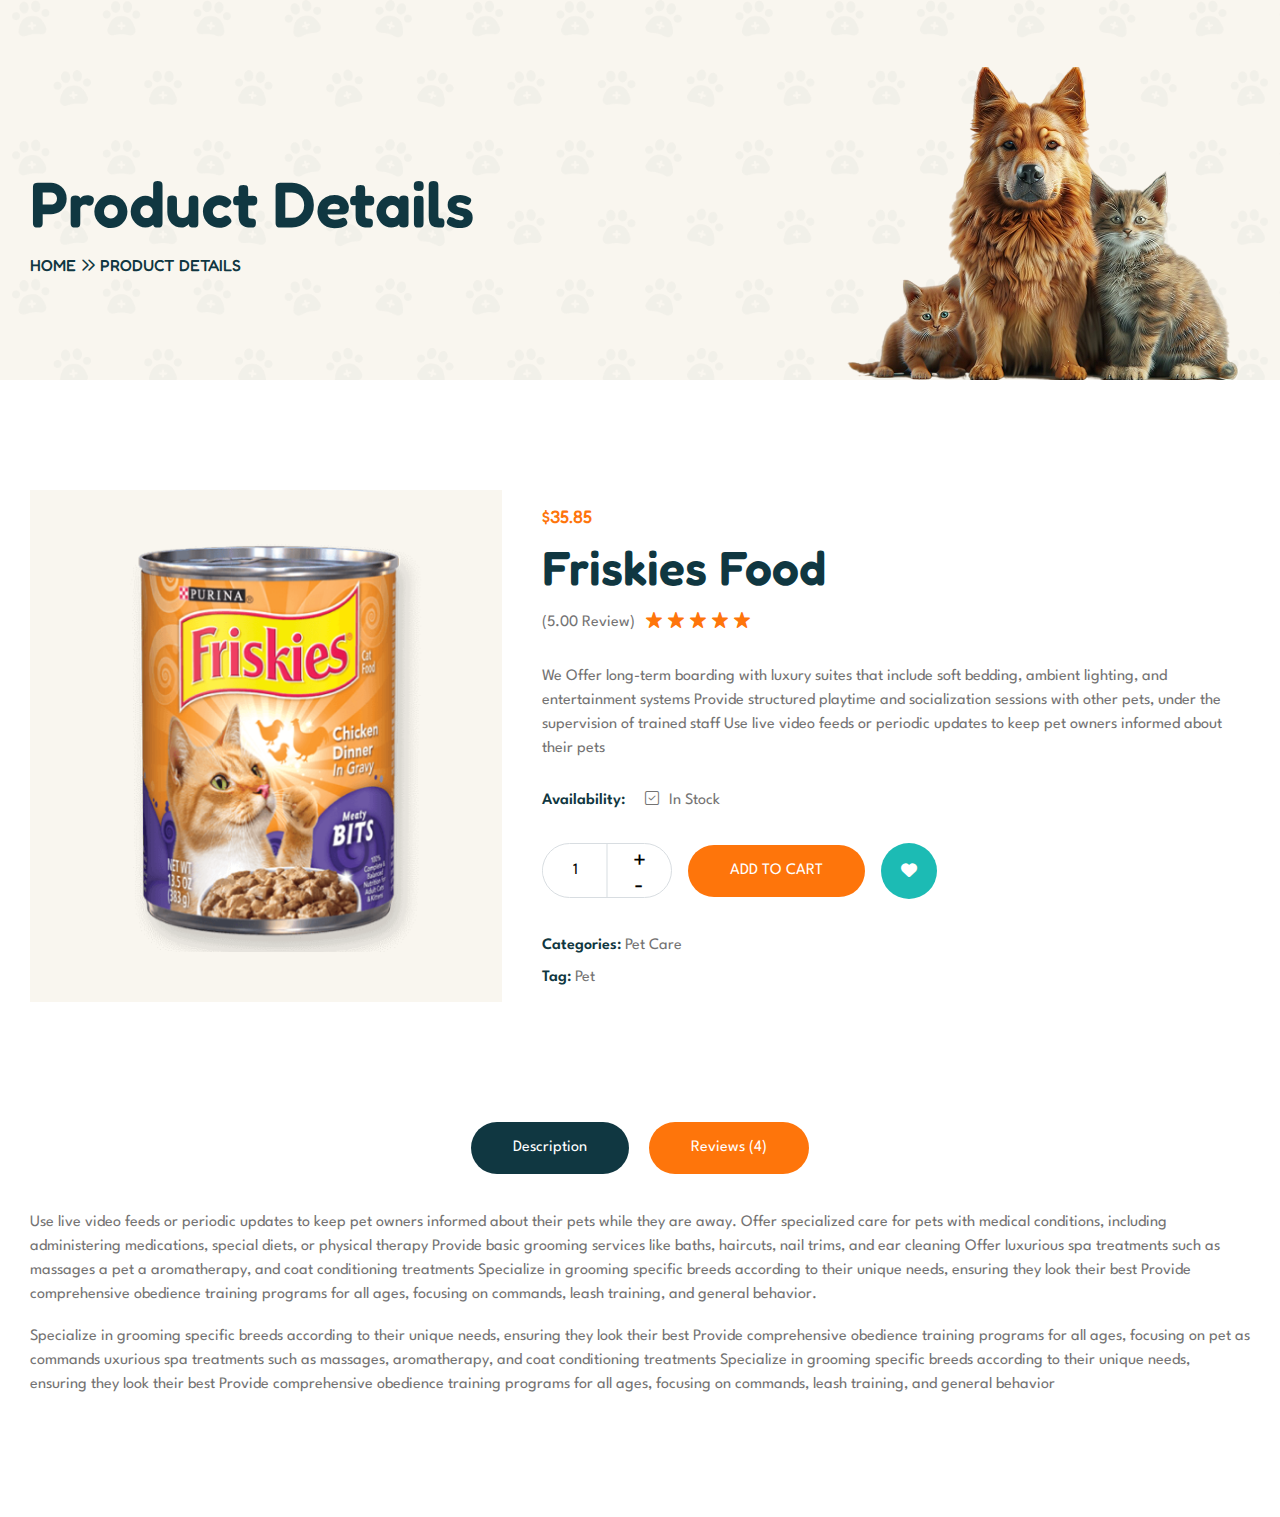
<file: product-details.html>
<!DOCTYPE html>
<html lang="en">

<head>
  <meta charset="UTF-8">
  <meta http-equiv="X-UA-Compatible" content="IE=edge">
  <meta name="viewport" content="width=device-width, initial-scale=1.0">
  <title>Ainex - AI Agency & Technology Html5 Template</title>

  <!--Start css Files-->
  <link rel="stylesheet preload" href="assets/css/font-awesome-pro.css" as="style">
  <link rel="stylesheet preload" href="assets/css/bootstrap.min.css" as="style">
  <link rel="stylesheet preload" href="assets/css/swiper.css" as="style">
  <link rel="stylesheet preload" href="assets/css/nice-select.css" as="style">
  <link rel="stylesheet preload" href="assets/css/animate.css" as="style">
  <link rel="stylesheet preload" href="assets/css/odometer-theme-default.min.css" as="style">
  <link rel="stylesheet preload" href="assets/css/magnific-popup.css" as="style">
  <link rel="stylesheet preload" href="assets/css/style.css" as="style">
  <!-- End Css File -->

  <!-- Start Favicon-->
  <link rel="shortcut icon" type="image/x-icon" href="assets/images/favicon.png">
  <!-- End Favicon -->
</head>

<body>

<!-- Start BreadCrumb Area -->
 <section class="tj__breadcrumb-area tj__section-left-gap tj__section-right-gap" data-background="assets/images/breadcrumb/breadcrumb-bg.png">
    <div class="tj__container">
        <div class="row">
            <div class="col-12">
                <div class="tj__breadcrumb-area__wrapper">
                    <div class="tj__breadcrumb-area__wrapper__text-content">
                        <h1 class="tj__breadcrumb-area__wrapper__text-content__page-name tj__fw-600 tj__msu-green-color">Product Details</h1>
                        <div class="tj__breadcrumb-area__wrapper__text-content__page-indexing">
                            <a href="#" class="tj__fw-500 tj__msu-green-color tj__breadcrumb-area__wrapper__text-content__page-indexing__home-page">HOME</a>
                            <span class="tj__fw-500 tj__msu-green-color"><i class="fa-regular fa-angles-right"></i></span>
                            <a href="#" class="tj__fw-500 tj__msu-green-color tj__breadcrumb-area__wrapper__text-content__page-indexing__current-page">PRODUCT DETAILS</a>
                        </div>
                    </div>
                    <div class="tj__breadcrumb-area__wrapper__img-content">
                        <img src="assets/images/breadcrumb/breadcrumb.png" alt="Puppiez">
                    </div>
                </div>
            </div>
        </div>
    </div>
 </section>
<!-- End BreadCrumb Area -->

 <!-- Start Product Details  -->
 <div class="tj__product-details-area tj__section-left-gap tj__section-right-gap tj__section-top-gap tj__section-bottom-gap">
    <div class="tj__container">
        <div class="row">
            <div class="col-12">
                <div class="tj__product-details-area__wrapper">
                    <div class="tj__product-details-area__img-item">
                        <img src="assets/images/product-details/product-details.png" alt="Puppiez">
                    </div>
                    <div class="tj__product-details-area__wrapper__text-content">
                        <h6 class="tj__product-details-area__wrapper__text-content__price tj__fw-500 tj__orange-color">$35.85</h6>
                        <h2 class="tj__product-details-area__wrapper__text-content__product-name tj__msu-green-color tj__fw-600">Friskies Food</h2>
                        <div class="tj__product-review tj__product-details-review">
                            <span class="tj__product-review__text tj__gray-color tj__fw-400">(5.00 Review)</span>
                            <span class="tj__product-review__icons tj__orange-color">
                                <i class="fa-solid fa-star-sharp"></i>
                                <i class="fa-solid fa-star-sharp"></i>
                                <i class="fa-solid fa-star-sharp"></i>
                                <i class="fa-solid fa-star-sharp"></i>
                                <i class="fa-solid fa-star-sharp"></i>
                            </span>
                        </div>
                        <p class="tj__product-details-area__wrapper__text-content__discription tj__fw-400 tj__gray-color">We Offer long-term boarding with luxury suites that include soft bedding, ambient <br> lighting, and entertainment systems Provide structured playtime and socialization <br> sessions with other pets, under the supervision of trained staff Use live video feeds <br> or periodic updates to keep pet owners informed about their pets</p>
                        <div class="tj__product-stock">
                            <span class="tj__product-stock__title tj__fw-600 tj__msu-green-color">Availability:</span>
                            <span class="tj__product-stock__icon tj__fw-400 tj__gray-color"><i class="fa-light fa-square-check"></i>In Stock</span>
                        </div>
                        <div class="tj__product-details-icon-wrapper">
                            <div class="tj__product-details-icon-wrapper__item tj__product-quantity">
                                <div class="tj__product-quantity-fieldset">
                                    <input type="number" class="tj__quantity-fieldset" value="1" min="1">
                                </div>
                                <div class="tj__product-quantity-btn">
                                    <div class="tj__quantity-increase">+</div>
                                    <div class="tj__quantity-decrease">-</div>
                                </div>
                            </div>
                            <div class="tj__product-details-icon-wrapper__item">
                                <a href="#" class="tj__primary-btn">ADD TO CART</a>
                            </div>
                            <div class="tj__product-details-icon-wrapper__item">
                                <a href="#" class="tj__product-details-wishlist"><i class="fa-solid fa-heart"></i></a>
                            </div>
                        </div>
                        <div class="tj__product-details-category-tag-wrapper">
                            <p class="tj__fw-600 tj__msu-green-color">Categories:  <span class="tj__fw-400 tj__gray-color">Pet Care</span></p>
                            <p class="tj__fw-600 tj__msu-green-color">Tag:  <span class="tj__fw-400 tj__gray-color">Pet</span></p>
                        </div>
                    </div>
                </div>
            </div>
        </div>
    </div>
  </div>
 <!-- End Product Details -->

 <!-- Start Product Review Area -->
  <div class="tj__product-review-area tj__section-left-gap tj__section-right-gap tj__section-bottom-gap">
    <div class="tj__container">
        <div class="tj__row">
            <div class="col-12">
                <div class="tj__product-review-area__button-wrapper">
                    <ul class="nav nav-pills" id="pills-tab" role="tablist">
                        <li class="nav-item" role="presentation">
                          <button class="nav-link active" id="pills-home-tab" data-bs-toggle="pill" data-bs-target="#pills-home" type="button" role="tab" aria-controls="pills-home" aria-selected="true">Description</button>
                        </li>
                        <li class="nav-item" role="presentation">
                          <button class="nav-link" id="pills-profile-tab" data-bs-toggle="pill" data-bs-target="#pills-profile" type="button" role="tab" aria-controls="pills-profile" aria-selected="false">Reviews (4)</button>
                        </li>
                      </ul>
                </div>
                <div class="tab-content" id="pills-tabContent">
                    <div class="tab-pane fade show active" id="pills-home" role="tabpanel" aria-labelledby="pills-home-tab">
                        <p class="tj__about-product-details-pera-1">Use live video feeds or periodic updates to keep pet owners informed about their pets while they are away. Offer specialized care for pets with medical conditions, including administering <br> medications, special diets, or physical therapy Provide basic grooming services like baths, haircuts, nail trims, and ear cleaning Offer luxurious spa treatments such as massages a pet a <br> aromatherapy, and coat conditioning treatments Specialize in grooming specific breeds according to their unique needs, ensuring they look their best Provide comprehensive obedience <br> training programs for all ages, focusing on commands, leash training, and general behavior.</p>
                        <p class="tj__about-product-details-pera-2">Specialize in grooming specific breeds according to their unique needs, ensuring they look their best Provide comprehensive obedience training programs for all ages, focusing on pet as <br> commands uxurious spa treatments such as massages, aromatherapy, and coat conditioning treatments Specialize in grooming specific breeds according to their unique needs, ensuring <br> they look their best Provide comprehensive obedience training programs for all ages, focusing on commands, leash training, and general behavior</p>
                    </div>
                    <div class="tab-pane fade" id="pills-profile" role="tabpanel" aria-labelledby="pills-profile-tab">
                        <div class="reviews-container">
                            <h2 class="tj__fw-600 tj__msu-green-color text-center">Product Reviews</h2>
                            <h4 class="total-reviews tj__fw-500 tj__msu-green-color">Total Reviews: <span id="review-count">0</span></h4>
                            <div class="rating-summary">
                                <div class="tj__fw-500 tj__msu-green-color review-text">5 Stars <div class="rating-bar"><div class="rating-bar-fill" id="bar-5" style="width: 0%;"></div></div></div>
                                <div class="tj__fw-500 tj__msu-green-color review-text">4 Stars <div class="rating-bar"><div class="rating-bar-fill" id="bar-4" style="width: 0%;"></div></div></div>
                                <div class="tj__fw-500 tj__msu-green-color review-text">3 Stars <div class="rating-bar"><div class="rating-bar-fill" id="bar-3" style="width: 0%;"></div></div></div>
                                <div class="tj__fw-500 tj__msu-green-color review-text">2 Stars <div class="rating-bar"><div class="rating-bar-fill" id="bar-2" style="width: 0%;"></div></div></div>
                                <div class="tj__fw-500 tj__msu-green-color review-text">1 Star  <div class="rating-bar"><div class="rating-bar-fill" id="bar-1" style="width: 0%;"></div></div></div>
                            </div>
                            <div id="reviews-list">

                            </div>
                            <div class="add-review">
                                <h3 class="tj__msu-green-color tj__fw-500">Add a Review</h3>
                                <div class="rating" id="star-rating">
                                    <span data-value="1"><i class="fa-solid fa-star-sharp"></i></span>
                                    <span data-value="2"><i class="fa-solid fa-star-sharp"></i></span>
                                    <span data-value="3"><i class="fa-solid fa-star-sharp"></i></span>
                                    <span data-value="4"><i class="fa-solid fa-star-sharp"></i></span>
                                    <span data-value="5"><i class="fa-solid fa-star-sharp"></i></span>
                                </div>
                                <form id="review-form">
                                    <input type="text" id="name" class="input-field" placeholder="Your Name">
                                    <textarea id="review" class="input-field" placeholder="Write a review..."></textarea>
                                    <button type="button" id="submit-review" class="tj__primary-btn">Submit</button>
                                </form>
                            </div>
                        </div>
                    </div>
                  </div>
            </div>
        </div>
    </div>
  </div>
 <!-- End Product Review Area -->

 <!-- Start Successfully Add In Wishlist -->
<div class="tj__successfully-addedin-wishlist">
    <div class="tj__successfully-addedin-wishlist-item">
        <i class="fa-regular fa-check"></i>
        <p>Your item has already added in wishlist successfully</p>
    </div>
</div>
<!-- End Successfully Add In Wishlist -->

 <!-- Start Successfully Add In Cart -->
 <div class="tj__successfully-addedin-cart">
    <div class="tj__successfully-addedin-cart-item">
        <i class="fa-regular fa-check"></i>
        <p>Your item has already added in cart successfully</p>
    </div>
</div>
<!-- End Successfully Add In Cart -->

<!-- Start Site Overlay -->
<div id="tj__anywhere-home" class="anywere"></div>
<!-- End Site Overlay -->


  <!--Start Js Files-->
  <script defer src="assets/js/jquery.min.js"></script>
  <script defer src="assets/js/bootstrap.min.js"></script>
  <script defer src="assets/js/wow.js"></script>
  <script defer src="assets/js/magnific-popup.js"></script>
  <script defer src="assets/js/nice-select.js"></script>
  <script defer src="assets/js/swiper.js"></script>
  <script defer src="assets/js/odometer.min.js"></script>
  <script defer src="assets/js/jarallax.min.js"></script>
  <script defer src="assets/js/imagesloaded-pkgd.js"></script>
  <script defer src="assets/js/isoptop.js"></script>
  <script defer src="assets/js/script.js"></script>

  <!-- End Js File -->
</body>

</html>
</file>
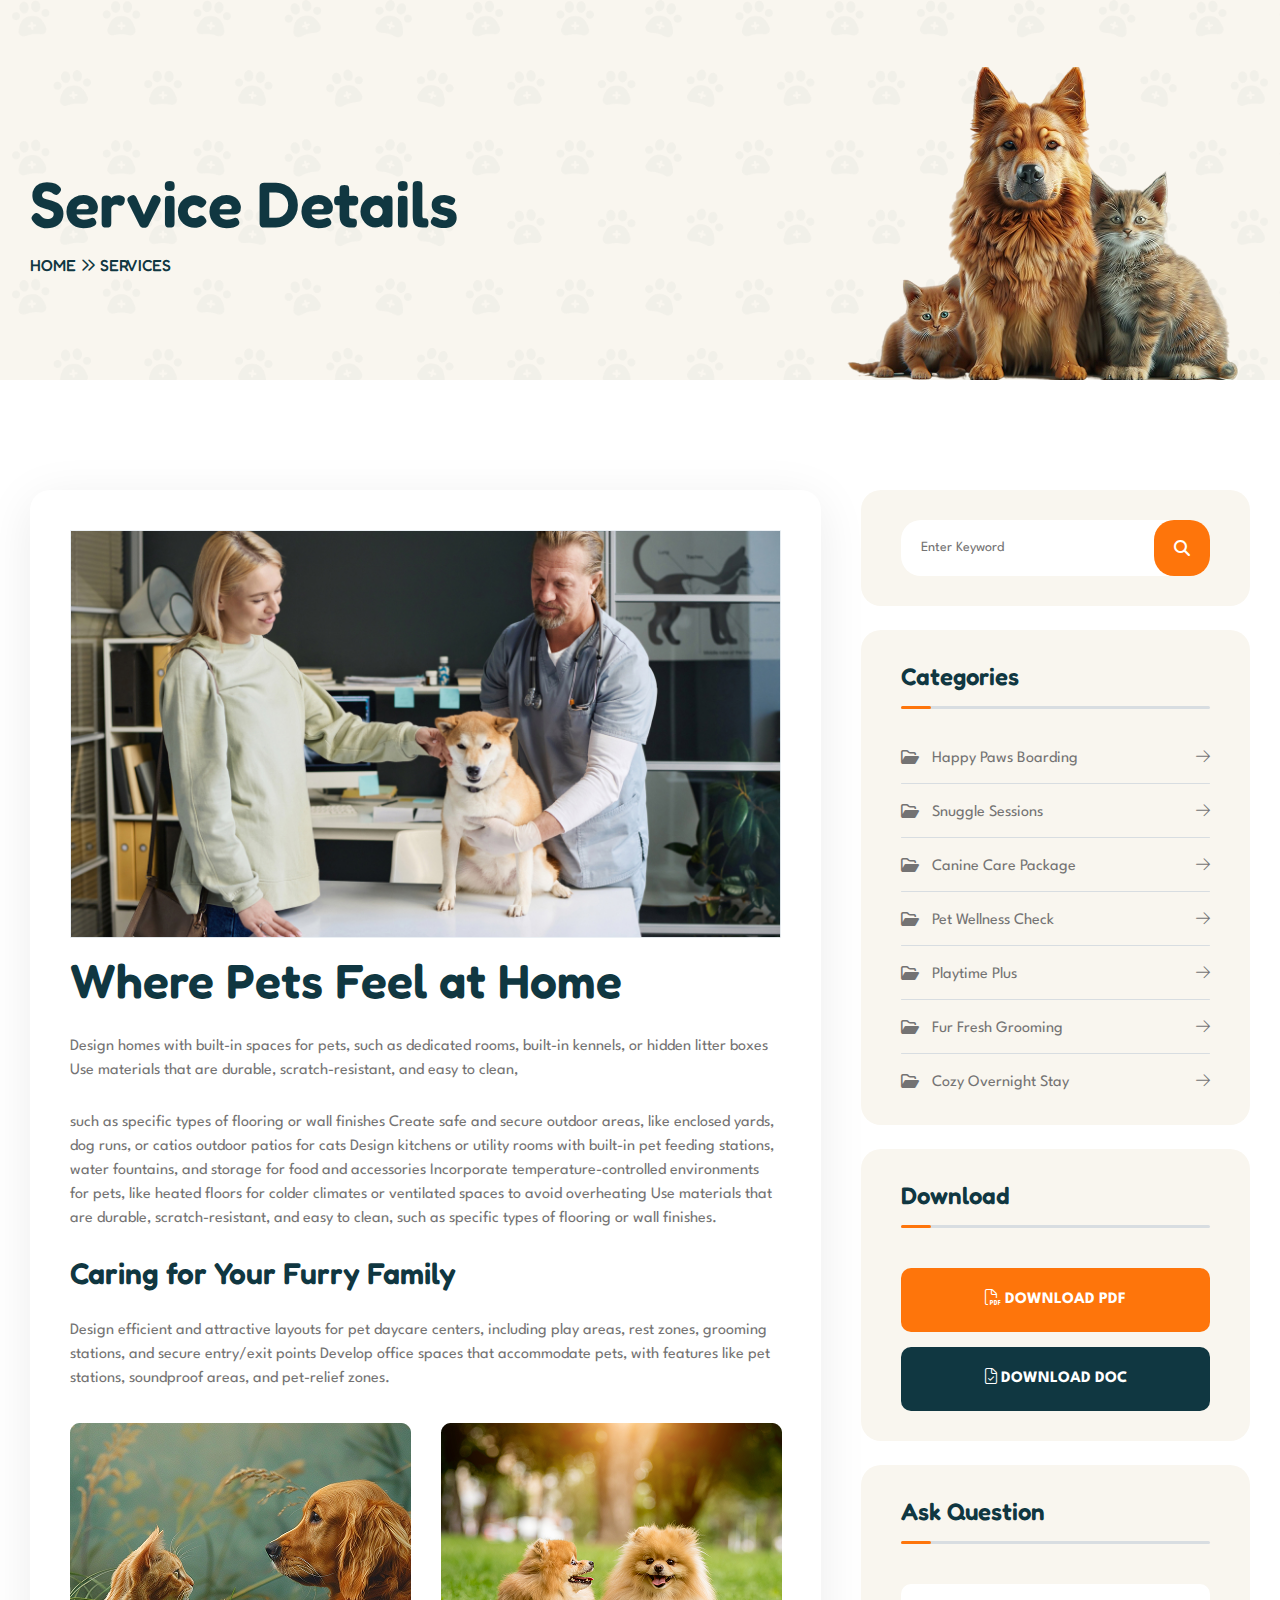
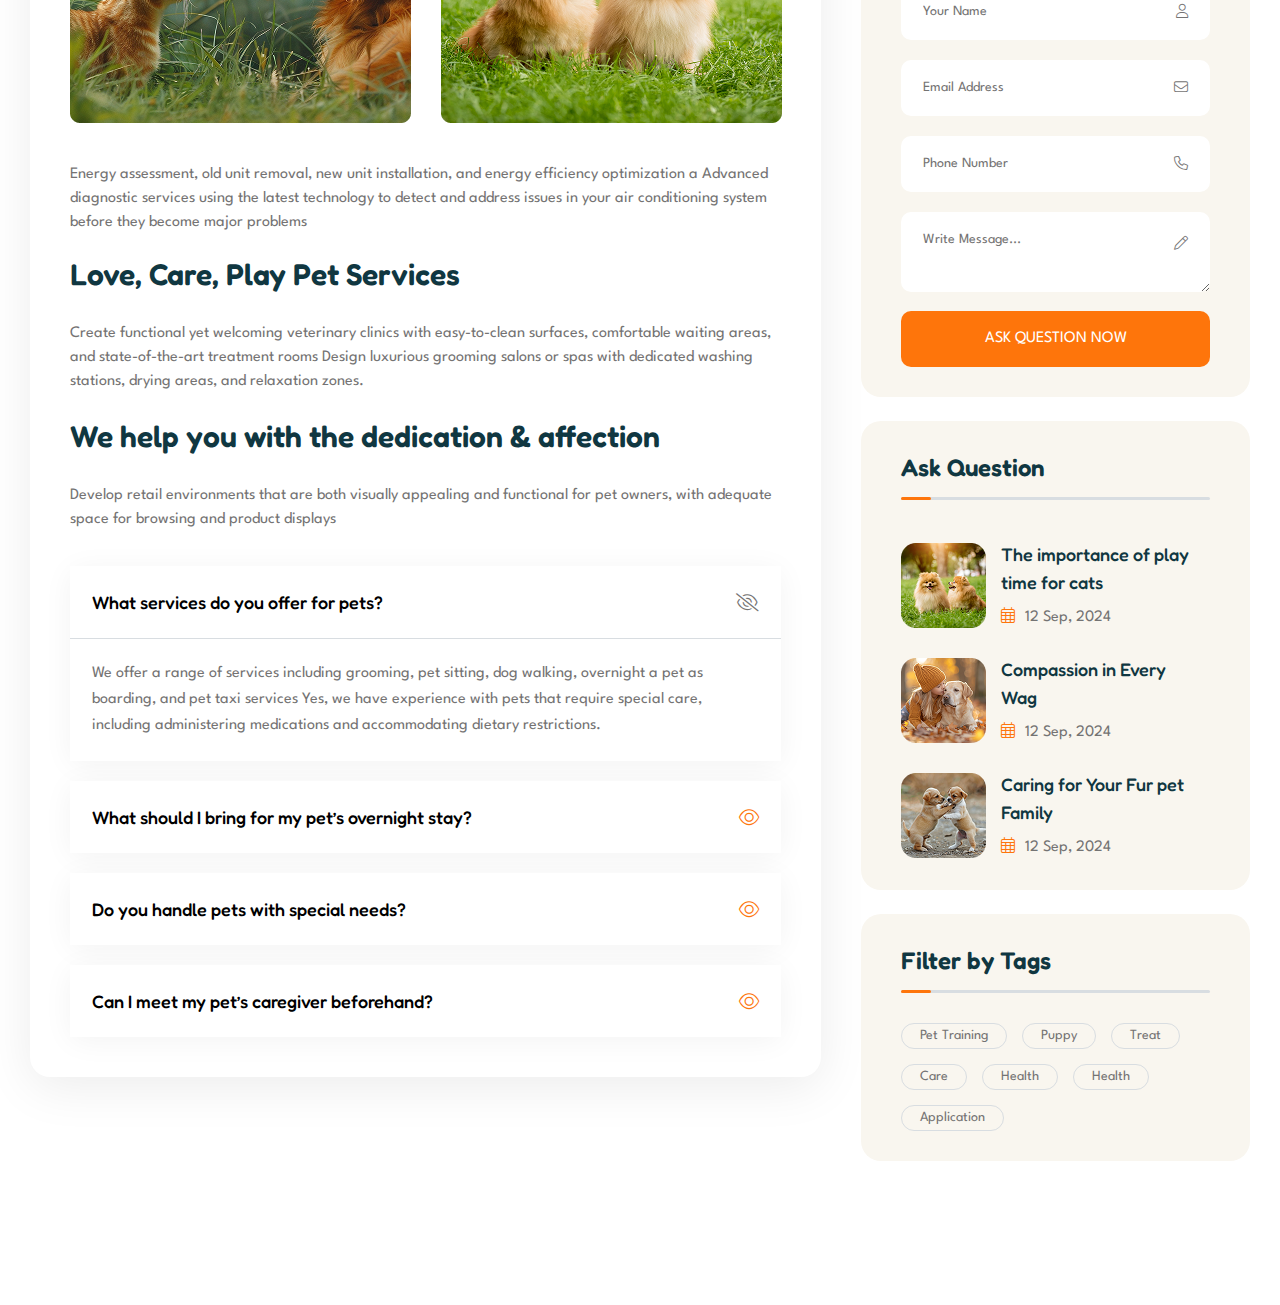
<file: service-details.html>
<!DOCTYPE html>
<html lang="en">

<head>
  <meta charset="UTF-8">
  <meta http-equiv="X-UA-Compatible" content="IE=edge">
  <meta name="viewport" content="width=device-width, initial-scale=1.0">
  <title>Ainex - AI Agency & Technology Html5 Template</title>

  <!--Start css Files-->
  <link rel="stylesheet preload" href="assets/css/font-awesome-pro.css" as="style">
  <link rel="stylesheet preload" href="assets/css/bootstrap.min.css" as="style">
  <link rel="stylesheet preload" href="assets/css/swiper.css" as="style">
  <link rel="stylesheet preload" href="assets/css/nice-select.css" as="style">
  <link rel="stylesheet preload" href="assets/css/animate.css" as="style">
  <link rel="stylesheet preload" href="assets/css/odometer-theme-default.min.css" as="style">
  <link rel="stylesheet preload" href="assets/css/magnific-popup.css" as="style">
  <link rel="stylesheet preload" href="assets/css/style.css" as="style">
  <!-- End Css File -->

  <!-- Start Favicon-->
  <link rel="shortcut icon" type="image/x-icon" href="assets/images/favicon.png">
  <!-- End Favicon -->
</head>

<body>




<!-- Start BreadCrumb Area -->
<section class="tj__breadcrumb-area tj__section-left-gap tj__section-right-gap" data-background="assets/images/breadcrumb/breadcrumb-bg.png">
    <div class="tj__container">
        <div class="row">
            <div class="col-12">
                <div class="tj__breadcrumb-area__wrapper">
                    <div class="tj__breadcrumb-area__wrapper__text-content">
                        <h1 class="tj__breadcrumb-area__wrapper__text-content__page-name tj__fw-600 tj__msu-green-color">Service Details</h1>
                        <div class="tj__breadcrumb-area__wrapper__text-content__page-indexing">
                            <a href="#" class="tj__fw-500 tj__msu-green-color tj__breadcrumb-area__wrapper__text-content__page-indexing__home-page">HOME</a>
                            <span class="tj__fw-500 tj__msu-green-color"><i class="fa-regular fa-angles-right"></i></span>
                            <a href="#" class="tj__fw-500 tj__msu-green-color tj__breadcrumb-area__wrapper__text-content__page-indexing__current-page">SERVICES</a>
                        </div>
                    </div>
                    <div class="tj__breadcrumb-area__wrapper__img-content">
                        <img src="assets/images/breadcrumb/breadcrumb.png" alt="Puppiez">
                    </div>
                </div>
            </div>
        </div>
    </div>
 </section>
<!-- End BreadCrumb Area -->

<!-- Start Services Details -->
<section class="tj__services-details tj__section-bottom-gap tj__section-top-gap tj__section-left-gap tj__section-right-gap">
    <div class="tj__container">
        <div class="row">
            <div class="col-12">
                <div class="tj__services-details__wrapper">
                    <div class="tj__services-details__wrapper__content">
                        <img src="assets/images/service-details/1.jpg" alt="Puppiez">
                        <h2 class="tj__fw-600 tj__msu-green-color tj__services-details__wrapper__content__service-details-title tj__title-1">Where Pets Feel at Home</h2>
                        <p class="tj__fw-400 tj__gray-color tj__services-details__wrapper__content__service-details-peragraph tj__peragraph-1">Design homes with built-in spaces for pets, such as dedicated rooms, built-in kennels, or hidden litter boxes <br> Use materials that are durable, scratch-resistant, and easy to clean, </p>
                        <p class="tj__fw-400 tj__gray-color tj__services-details__wrapper__content__service-details-peragraph tj__peragraph-2">
                            such as specific types of flooring or wall finishes Create safe and secure outdoor areas, like enclosed yards, <br> dog runs, or catios outdoor patios for cats Design kitchens or utility rooms with built-in pet feeding stations, <br> water fountains, and storage for food and accessories Incorporate temperature-controlled environments for <br> pets, like heated floors for colder climates or ventilated spaces to avoid overheating Use materials that are <br> durable, scratch-resistant, and easy to clean, such as specific types of flooring or wall finishes.
                        </p>
                        <h3 class="tj__fw-600 tj__msu-green-color tj__services-details__wrapper__content__service-details-title tj__title-2">Caring for Your Furry Family</h3>
                        <p class="tj__fw-400 tj__gray-color tj__services-details__wrapper__content__service-details-peragraph tj__peragraph-3">
                            Design efficient and attractive layouts for pet daycare centers, including play areas, rest zones, grooming <br> stations, and secure entry/exit points Develop office spaces that accommodate pets, with features like pet <br> stations, soundproof areas, and pet-relief zones.
                        </p>
                        <div class="tj__services-details__wrapper__content__service-image-colums">
                            <img src="assets/images/service-details/2.jpg" alt="Puppiez">
                            <img src="assets/images/service-details/3.jpg" alt="Puppiez">
                        </div>
                        <p class="tj__fw-400 tj__gray-color tj__services-details__wrapper__content__service-details-peragraph tj__peragraph-4">
                            Energy assessment, old unit removal, new unit installation, and energy efficiency optimization a Advanced <br> diagnostic services using the latest technology to detect and address issues in your air conditioning system <br> before they become major problems
                        </p>
                        <h3 class="tj__fw-600 tj__msu-green-color tj__services-details__wrapper__content__service-details-title tj__title-3">Love, Care, Play Pet Services</h3>
                        <p class="tj__fw-400 tj__gray-color tj__services-details__wrapper__content__service-details-peragraph tj__peragraph-5">
                            Create functional yet welcoming veterinary clinics with easy-to-clean surfaces, comfortable waiting areas, <br> and state-of-the-art treatment rooms Design luxurious grooming salons or spas with dedicated washing <br> stations, drying areas, and relaxation zones.
                        </p>
                        <h3 class="tj__fw-600 tj__msu-green-color tj__services-details__wrapper__content__service-details-title tj__title-4">We help you with the dedication & affection</h3>
                        <p class="tj__fw-400 tj__gray-color tj__services-details__wrapper__content__service-details-peragraph tj__peragraph-6">
                            Develop retail environments that are both visually appealing and functional for pet owners, with <br> adequate space for browsing and product displays
                        </p>
                        <div class="tj__accordion">
                            <div class="tj__accordion-item">
                                <div class="tj__accordion-header">
                                    <span>What services do you offer for pets?</span>
                                    <i class="icon fa-light fa-eye"></i>
                                </div>
                                <div class="tj__accordion-content">
                                    We offer a range of services including grooming, pet sitting, dog walking, overnight  a pet as           boarding, and pet taxi services Yes, we have experience with pets that require special care, including administering medications and accommodating dietary restrictions.
                                </div>
                            </div>
                            <div class="tj__accordion-item">
                                <div class="tj__accordion-header">
                                    <span>What should I bring for my pet’s overnight stay?</span>
                                    <i class="icon fa-light fa-eye"></i>
                                </div>
                                <div class="tj__accordion-content">
                                    Bring your pet’s favorite blanket, toys, food, and any required medications.
                                </div>
                            </div>
                            <div class="tj__accordion-item">
                                <div class="tj__accordion-header">
                                    <span>Do you handle pets with special needs?</span>
                                    <i class="icon fa-light fa-eye"></i>
                                </div>
                                <div class="tj__accordion-content">
                                    Yes, we have experience with administering medications and accommodating dietary restrictions.
                                </div>
                            </div>
                            <div class="tj__accordion-item">
                                <div class="tj__accordion-header">
                                    <span>Can I meet my pet’s caregiver beforehand?</span>
                                    <i class="icon fa-light fa-eye"></i>
                                </div>
                                <div class="tj__accordion-content">
                                    Yes, we can arrange a meeting before booking confirmation.
                                </div>
                            </div>
                        </div>
                    </div>
                    <div class="tj__services-sitebar">
                        <aside class="tj__sitebar">
                            <div class="widget wp-block-search">
                                <div class="wp-block-search__inside-wrapper">
                                    <form action="#" method="POST">
                                        <input class="wp-block-search__input" id="wp-block-search__input-1" placeholder="Enter Keyword" type="search" name="s">
                                        <button aria-label="Search" class="wp-block-search__button" type="submit">
                                            <i class="fa-solid fa-magnifying-glass"></i>
                                        </button>
                                    </form>
                                </div>
                            </div>
                            <div class="widget widget_categories">
                                <h4 class="widget__heading tj__fw-600 tj__msu-green-color">Categories</h4>
                                <ul class="wp-block-categories">
                                    <li class="cat-item">
                                        <a href="#" class="cat-item__link tj__fw-400 tj__gray-color"><i class="fa-regular fa-folder-open"></i>Happy Paws Boarding</a>
                                        <span class="cat-item__icon tj__fw-400 tj__gray-color"><i class="fa-light fa-arrow-right"></i></span>
                                    </li>
                                    <li class="cat-item">
                                        <a href="#" class="cat-item__link tj__fw-400 tj__gray-color"><i class="fa-regular fa-folder-open"></i>Snuggle Sessions</a>
                                        <span class="cat-item__icon tj__fw-400 tj__gray-color"><i class="fa-light fa-arrow-right"></i></span>
                                    </li>
                                    <li class="cat-item">
                                        <a href="#" class="cat-item__link tj__fw-400 tj__gray-color"><i class="fa-regular fa-folder-open"></i>Canine Care Package</a>
                                        <span class="cat-item__icon tj__fw-400 tj__gray-color"><i class="fa-light fa-arrow-right"></i></span>
                                    </li>
                                    <li class="cat-item">
                                        <a href="#" class="cat-item__link tj__fw-400 tj__gray-color"><i class="fa-regular fa-folder-open"></i>Pet Wellness Check</a>
                                        <span class="cat-item__icon tj__fw-400 tj__gray-color"><i class="fa-light fa-arrow-right"></i></span>
                                    </li>
                                    <li class="cat-item">
                                        <a href="#" class="cat-item__link tj__fw-400 tj__gray-color"><i class="fa-regular fa-folder-open"></i>Playtime Plus</a>
                                        <span class="cat-item__icon tj__fw-400 tj__gray-color"><i class="fa-light fa-arrow-right"></i></span>
                                    </li>
                                    <li class="cat-item">
                                        <a href="#" class="cat-item__link tj__fw-400 tj__gray-color"><i class="fa-regular fa-folder-open"></i>Fur Fresh Grooming</a>
                                        <span class="cat-item__icon tj__fw-400 tj__gray-color"><i class="fa-light fa-arrow-right"></i></span>
                                    </li>
                                    <li class="cat-item">
                                        <a href="#" class="cat-item__link tj__fw-400 tj__gray-color"><i class="fa-regular fa-folder-open"></i>Cozy Overnight Stay</a>
                                        <span class="cat-item__icon tj__fw-400 tj__gray-color"><i class="fa-light fa-arrow-right"></i></span>
                                    </li>
                                </ul>
                            </div>
                            <div class="widget widget_downloads">
                                <h4 class="widget__heading tj__fw-600 tj__msu-green-color">Download</h4>
                                <div class="wp-block-resource-download">
                                    <a href="#" class="tj__pdf-download"><i class="fa-light fa-file-pdf"></i> DOWNLOAD PDF</a>
                                    <a href="#" class="tj__doc-download"><i class="fa-light fa-file-check"></i> DOWNLOAD DOC</a>
                                </div>
                            </div>
                            <div class="widget widget_forms">
                                <h4 class="widget__heading tj__fw-600 tj__msu-green-color">Ask Question</h4>
                                <div class="wp-block-contact-form">
                                    <form action="#" method="POST" class="tj__common-form-style-1">
                                        <div class="tj__form-field-item">
                                            <input type="text" placeholder="Your Name">
                                            <i class="fa-light fa-user"></i>
                                        </div>
                                        <div class="tj__form-field-item">
                                            <input type="email" placeholder="Email Address">
                                            <i class="fa-light fa-envelope"></i>
                                        </div>
                                        <div class="tj__form-field-item">
                                            <input type="number" placeholder="Phone Number">
                                            <i class="fa-light fa-phone"></i>
                                        </div>
                                        <div class="tj__form-field-item">
                                            <textarea placeholder="Write Message..."></textarea>
                                            <i class="fa-light fa-pen"></i>
                                        </div>
                                        <button type="submit">ASK QUESTION NOW</button>
                                    </form>
                                </div>
                            </div>
                            <div class="widget widget_recent-post">
                                <h4 class="widget__heading tj__fw-600 tj__msu-green-color">Ask Question</h4>
                                <div class="recent-post-wrap">
                                    <div class="recent-post">
                                        <div class="media-img">
                                            <a href="#">
                                                <img src="assets/images/blog-details/recent-blog-1.png" alt="Puppiez">
                                            </a>
                                        </div>
                                        <div class="media-body">
                                            <h6 class="post-title"><a href="#" class="tj__fw-500 tj__msu-green-color tj__font-secondary">The importance of play <br> time for cats</a></h6>
                                            <div class="recent-post-meta">
                                                <span class="tj__fw-400 tj__gray-color"><i class="fa-light fa-calendar-days tj__orange-color"></i>12 Sep, 2024</span>
                                            </div>
                                        </div>
                                    </div>
                                    <div class="recent-post">
                                        <div class="media-img">
                                            <a href="#">
                                                <img src="assets/images/blog-details/recent-blog-2.png" alt="Puppiez">
                                            </a>
                                        </div>
                                        <div class="media-body">
                                            <h6 class="post-title"><a href="#" class="tj__fw-500 tj__msu-green-color tj__font-secondary">Compassion in Every <br> Wag</a></h6>
                                            <div class="recent-post-meta">
                                                <span class="tj__fw-400 tj__gray-color"><i class="fa-light fa-calendar-days tj__orange-color"></i>12 Sep, 2024</span>
                                            </div>
                                        </div>
                                    </div>
                                    <div class="recent-post">
                                        <div class="media-img">
                                            <a href="#">
                                                <img src="assets/images/blog-details/recent-blog-3.png" alt="Puppiez">
                                            </a>
                                        </div>
                                        <div class="media-body">
                                            <h6 class="post-title"><a href="#" class="tj__fw-500 tj__msu-green-color tj__font-secondary">Caring for Your Fur pet <br> Family</a></h6>
                                            <div class="recent-post-meta">
                                                <span class="tj__fw-400 tj__gray-color"><i class="fa-light fa-calendar-days tj__orange-color"></i>12 Sep, 2024</span>
                                            </div>
                                        </div>
                                    </div>
                                </div>
                            </div>
                            <div class="widget widget-tagcloud">
                                <h4 class="widget__heading tj__fw-600 tj__msu-green-color">Filter by Tags</h4>
                                <div class="tagcloud">
                                    <a href="#" class="tag-cloud-link">Pet Training</a>
                                    <a href="#" class="tag-cloud-link">Puppy</a>
                                    <a href="#" class="tag-cloud-link">Treat</a>
                                    <a href="#" class="tag-cloud-link">Care</a>
                                    <a href="#" class="tag-cloud-link">Health</a>
                                    <a href="#" class="tag-cloud-link">Health</a>
                                    <a href="#" class="tag-cloud-link">Application</a>
                                </div>
                            </div>
                        </aside>
                    </div>
                </div>
            </div>
        </div>
    </div>
</section>
<!-- End Services Details -->










<!-- Start Quick View Popup (Product Details) -->
<div class="tj__product-details-area tj__product-details-popup-view">
    <a href="javascript:void(0)" class="tj__product-details-close-icon">
        <i class="fal fa-times"></i>
    </a>
    <div class="tj__container">
        <div class="row">
            <div class="col-12">
                <div class="tj__product-details-area__wrapper">
                    <div class="tj__product-details-area__img-item">
                        <img src="assets/images/product-details/product-details.png" alt="Puppiez">
                    </div>
                    <div class="tj__product-details-area__wrapper__text-content">
                        <h6 class="tj__product-details-area__wrapper__text-content__price tj__fw-500 tj__orange-color">$35.85</h6>
                        <h2 class="tj__product-details-area__wrapper__text-content__product-name tj__msu-green-color tj__fw-600">Friskies Food</h2>
                        <div class="tj__product-review tj__product-details-review">
                            <span class="tj__product-review__text tj__gray-color tj__fw-400">(5.00 Review)</span>
                            <span class="tj__product-review__icons tj__orange-color">
                                <i class="fa-solid fa-star-sharp"></i>
                                <i class="fa-solid fa-star-sharp"></i>
                                <i class="fa-solid fa-star-sharp"></i>
                                <i class="fa-solid fa-star-sharp"></i>
                                <i class="fa-solid fa-star-sharp"></i>
                            </span>
                        </div>
                        <p class="tj__product-details-area__wrapper__text-content__discription tj__fw-400 tj__gray-color">We Offer long-term boarding with luxury suites that include soft bedding, ambient <br> lighting, and entertainment systems Provide structured playtime and socialization <br> sessions with other pets, under the supervision of trained staff Use live video feeds <br> or periodic updates to keep pet owners informed about their pets</p>
                        <div class="tj__product-stock">
                            <span class="tj__product-stock__title tj__fw-600 tj__msu-green-color">Availability:</span>
                            <span class="tj__product-stock__icon tj__fw-400 tj__gray-color"><i class="fa-light fa-square-check"></i>In Stock</span>
                        </div>
                        <div class="tj__product-details-icon-wrapper">
                            <div class="tj__product-details-icon-wrapper__item tj__product-quantity">
                                <div class="tj__product-quantity-fieldset">
                                    <input type="number" class="tj__quantity-fieldset" value="1" min="1">
                                </div>
                                <div class="tj__product-quantity-btn">
                                    <div class="tj__quantity-increase">+</div>
                                    <div class="tj__quantity-decrease">-</div>
                                </div>
                            </div>
                            <div class="tj__product-details-icon-wrapper__item">
                                <a href="#" class="tj__primary-btn">ADD TO CART</a>
                            </div>
                            <div class="tj__product-details-icon-wrapper__item">
                                <a href="#" class="tj__product-details-wishlist"><i class="fa-solid fa-heart"></i></a>
                            </div>
                        </div>
                        <div class="tj__product-details-category-tag-wrapper">
                            <p class="tj__fw-600 tj__msu-green-color">Categories:  <span class="tj__fw-400 tj__gray-color">Pet Care</span></p>
                            <p class="tj__fw-600 tj__msu-green-color">Tag:  <span class="tj__fw-400 tj__gray-color">Pet</span></p>
                        </div>
                    </div>
                </div>
            </div>
        </div>
    </div>
</div>
<!-- End Quick View Popup (Product Details) -->

<!-- Start Successfully Add In Wishlist -->
<div class="tj__successfully-addedin-wishlist">
    <div class="tj__successfully-addedin-wishlist-item">
        <i class="fa-regular fa-check"></i>
        <p>Your item has already added in wishlist successfully</p>
    </div>
</div>
<!-- End Successfully Add In Wishlist -->

<!-- Start Successfully Add In Cart -->
 <div class="tj__successfully-addedin-cart">
    <div class="tj__successfully-addedin-cart-item">
        <i class="fa-regular fa-check"></i>
        <p>Your item has already added in cart successfully</p>
    </div>
</div>
<!-- End Successfully Add In Cart -->

<!-- Start Site Overlay -->
<div id="tj__anywhere-home" class="anywere"></div>
<!-- End Site Overlay -->


  <!--Start Js Files-->
  <script defer src="assets/js/jquery.min.js"></script>
  <script defer src="assets/js/bootstrap.min.js"></script>
  <script defer src="assets/js/wow.js"></script>
  <script defer src="assets/js/magnific-popup.js"></script>
  <script defer src="assets/js/nice-select.js"></script>
  <script defer src="assets/js/swiper.js"></script>
  <script defer src="assets/js/odometer.min.js"></script>
  <script defer src="assets/js/jarallax.min.js"></script>
  <script defer src="assets/js/imagesloaded-pkgd.js"></script>
  <script defer src="assets/js/isoptop.js"></script>
  <script defer src="assets/js/script.js"></script>

  <!-- End Js File -->
</body>

</html>
</file>
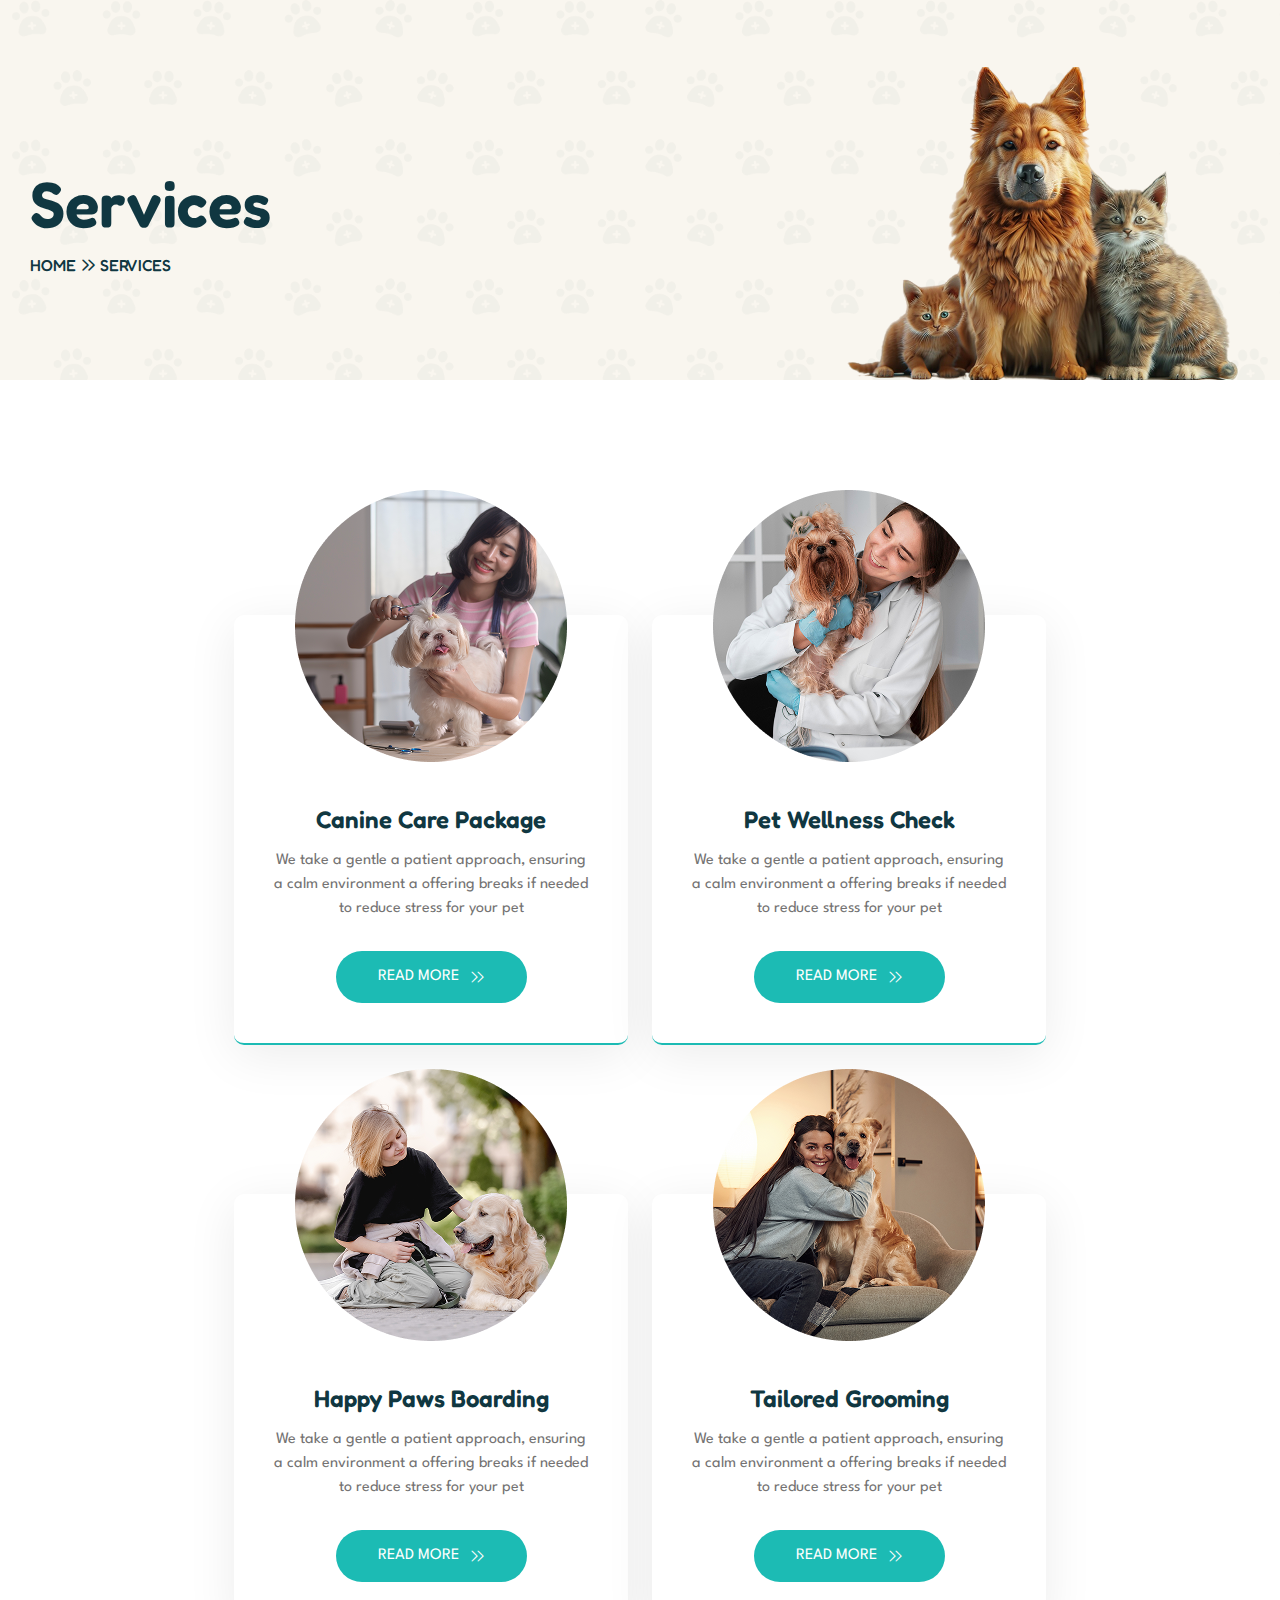
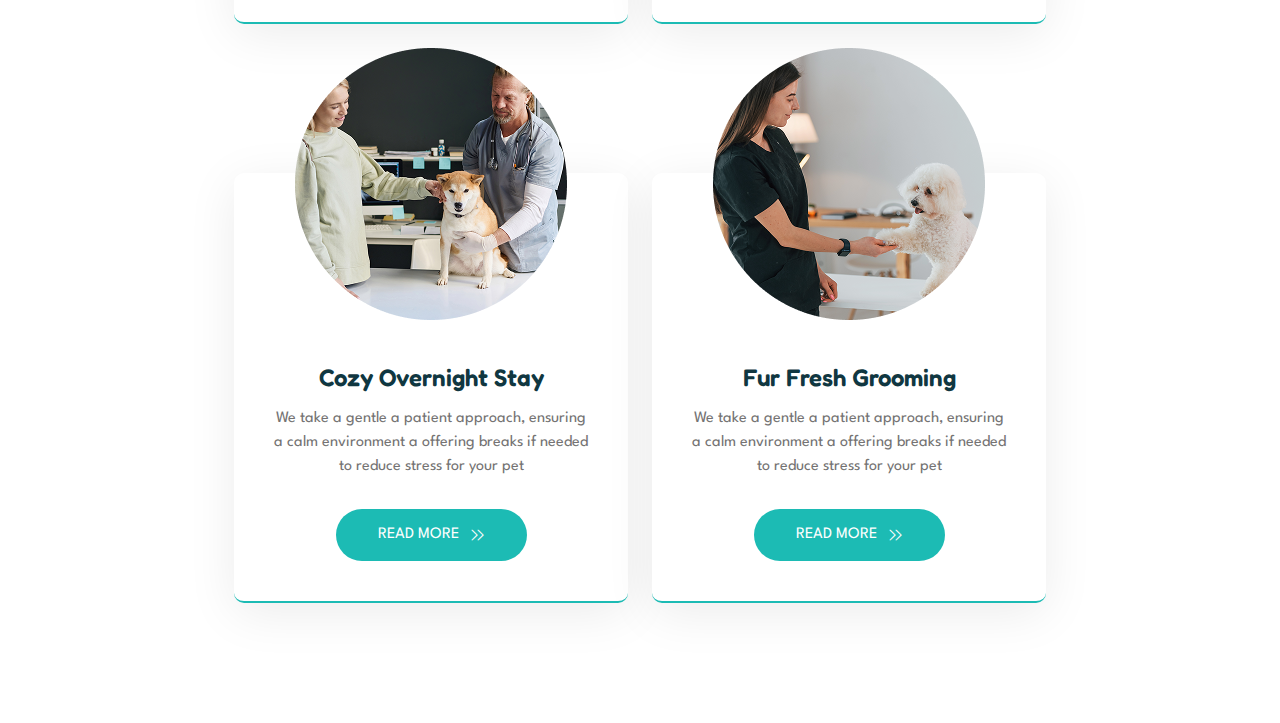
<file: services.html>
<!DOCTYPE html>
<html lang="en">

<head>
  <meta charset="UTF-8">
  <meta http-equiv="X-UA-Compatible" content="IE=edge">
  <meta name="viewport" content="width=device-width, initial-scale=1.0">
  <title>Ainex - AI Agency & Technology Html5 Template</title>

  <!--Start css Files-->
  <link rel="stylesheet preload" href="assets/css/font-awesome-pro.css" as="style">
  <link rel="stylesheet preload" href="assets/css/bootstrap.min.css" as="style">
  <link rel="stylesheet preload" href="assets/css/swiper.css" as="style">
  <link rel="stylesheet preload" href="assets/css/nice-select.css" as="style">
  <link rel="stylesheet preload" href="assets/css/animate.css" as="style">
  <link rel="stylesheet preload" href="assets/css/odometer-theme-default.min.css" as="style">
  <link rel="stylesheet preload" href="assets/css/magnific-popup.css" as="style">
  <link rel="stylesheet preload" href="assets/css/style.css" as="style">
  <!-- End Css File -->

  <!-- Start Favicon-->
  <link rel="shortcut icon" type="image/x-icon" href="assets/images/favicon.png">
  <!-- End Favicon -->
</head>

<body>




<!-- Start BreadCrumb Area -->
<section class="tj__breadcrumb-area tj__section-left-gap tj__section-right-gap" data-background="assets/images/breadcrumb/breadcrumb-bg.png">
    <div class="tj__container">
        <div class="row">
            <div class="col-12">
                <div class="tj__breadcrumb-area__wrapper">
                    <div class="tj__breadcrumb-area__wrapper__text-content">
                        <h1 class="tj__breadcrumb-area__wrapper__text-content__page-name tj__fw-600 tj__msu-green-color">Services</h1>
                        <div class="tj__breadcrumb-area__wrapper__text-content__page-indexing">
                            <a href="#" class="tj__fw-500 tj__msu-green-color tj__breadcrumb-area__wrapper__text-content__page-indexing__home-page">HOME</a>
                            <span class="tj__fw-500 tj__msu-green-color"><i class="fa-regular fa-angles-right"></i></span>
                            <a href="#" class="tj__fw-500 tj__msu-green-color tj__breadcrumb-area__wrapper__text-content__page-indexing__current-page">SERVICES</a>
                        </div>
                    </div>
                    <div class="tj__breadcrumb-area__wrapper__img-content">
                        <img src="assets/images/breadcrumb/breadcrumb.png" alt="Puppiez">
                    </div>
                </div>
            </div>
        </div>
    </div>
 </section>
<!-- End BreadCrumb Area -->

<!-- Start Services Area -->
<section class="tj__services-area tj__section-bottom-gap tj__section-top-gap tj__section-left-gap tj__section-right-gap">
    <div class="tj__container">
        <div class="row">
            <div class="col-12">
                <div class="tj__services-area__wrapper">
                    <div class="tj__services-area__wrapper__item">
                        <div class="tj__services-area__wrapper__item__img">
                            <img src="assets/images/services/1.png" alt="Puppiez">
                        </div>
                        <div class="tj__services-area__wrapper__item__text-content">
                            <h4 class="tj__services-area__wrapper__item__services-title text-center">
                                <a href="#" class="tj__fw-600 tj__msu-green-color tj__font-secondary">Canine Care Package</a>
                            </h4>
                            <p class="tj__services-area__wrapper__item__services-short-info text-center tj__gray-color tj__fw-400">We take a gentle a patient approach, ensuring <br> a calm environment a offering breaks if needed <br> to reduce stress for your pet</p>
                            <div class="tj__services-area__wrapper__item__services-button">
                                <a href="#" class="tj__primary-btn">READ MORE <i class="fa-light fa-angles-right"></i></a>
                            </div>
                        </div>
                    </div>
                    <div class="tj__services-area__wrapper__item">
                        <div class="tj__services-area__wrapper__item__img">
                            <img src="assets/images/services/2.png" alt="Puppiez">
                        </div>
                        <div class="tj__services-area__wrapper__item__text-content">
                            <h4 class="tj__services-area__wrapper__item__services-title text-center">
                                <a href="#" class="tj__fw-600 tj__msu-green-color tj__font-secondary">Pet Wellness Check</a>
                            </h4>
                            <p class="tj__services-area__wrapper__item__services-short-info text-center tj__gray-color tj__fw-400">We take a gentle a patient approach, ensuring <br> a calm environment a offering breaks if needed <br> to reduce stress for your pet</p>
                            <div class="tj__services-area__wrapper__item__services-button">
                                <a href="#" class="tj__primary-btn">READ MORE <i class="fa-light fa-angles-right"></i></a>
                            </div>
                        </div>
                    </div>
                    <div class="tj__services-area__wrapper__item">
                        <div class="tj__services-area__wrapper__item__img">
                            <img src="assets/images/services/3.png" alt="Puppiez">
                        </div>
                        <div class="tj__services-area__wrapper__item__text-content">
                            <h4 class="tj__services-area__wrapper__item__services-title text-center">
                                <a href="#" class="tj__fw-600 tj__msu-green-color tj__font-secondary">Happy Paws Boarding</a>
                            </h4>
                            <p class="tj__services-area__wrapper__item__services-short-info text-center tj__gray-color tj__fw-400">We take a gentle a patient approach, ensuring <br> a calm environment a offering breaks if needed <br> to reduce stress for your pet</p>
                            <div class="tj__services-area__wrapper__item__services-button">
                                <a href="#" class="tj__primary-btn">READ MORE <i class="fa-light fa-angles-right"></i></a>
                            </div>
                        </div>
                    </div>
                    <div class="tj__services-area__wrapper__item">
                        <div class="tj__services-area__wrapper__item__img">
                            <img src="assets/images/services/4.png" alt="Puppiez">
                        </div>
                        <div class="tj__services-area__wrapper__item__text-content">
                            <h4 class="tj__services-area__wrapper__item__services-title text-center">
                                <a href="#" class="tj__fw-600 tj__msu-green-color tj__font-secondary">Tailored Grooming</a>
                            </h4>
                            <p class="tj__services-area__wrapper__item__services-short-info text-center tj__gray-color tj__fw-400">We take a gentle a patient approach, ensuring <br> a calm environment a offering breaks if needed <br> to reduce stress for your pet</p>
                            <div class="tj__services-area__wrapper__item__services-button">
                                <a href="#" class="tj__primary-btn">READ MORE <i class="fa-light fa-angles-right"></i></a>
                            </div>
                        </div>
                    </div>
                    <div class="tj__services-area__wrapper__item">
                        <div class="tj__services-area__wrapper__item__img">
                            <img src="assets/images/services/5.png" alt="Puppiez">
                        </div>
                        <div class="tj__services-area__wrapper__item__text-content">
                            <h4 class="tj__services-area__wrapper__item__services-title text-center">
                                <a href="#" class="tj__fw-600 tj__msu-green-color tj__font-secondary">Cozy Overnight Stay</a>
                            </h4>
                            <p class="tj__services-area__wrapper__item__services-short-info text-center tj__gray-color tj__fw-400">We take a gentle a patient approach, ensuring <br> a calm environment a offering breaks if needed <br> to reduce stress for your pet</p>
                            <div class="tj__services-area__wrapper__item__services-button">
                                <a href="#" class="tj__primary-btn">READ MORE <i class="fa-light fa-angles-right"></i></a>
                            </div>
                        </div>
                    </div>
                    <div class="tj__services-area__wrapper__item">
                        <div class="tj__services-area__wrapper__item__img">
                            <img src="assets/images/services/6.png" alt="Puppiez">
                        </div>
                        <div class="tj__services-area__wrapper__item__text-content">
                            <h4 class="tj__services-area__wrapper__item__services-title text-center">
                                <a href="#" class="tj__fw-600 tj__msu-green-color tj__font-secondary">Fur Fresh Grooming</a>
                            </h4>
                            <p class="tj__services-area__wrapper__item__services-short-info text-center tj__gray-color tj__fw-400">We take a gentle a patient approach, ensuring <br> a calm environment a offering breaks if needed <br> to reduce stress for your pet</p>
                            <div class="tj__services-area__wrapper__item__services-button">
                                <a href="#" class="tj__primary-btn">READ MORE <i class="fa-light fa-angles-right"></i></a>
                            </div>
                        </div>
                    </div>
                </div>
            </div>
        </div>
    </div>
</section>
<!-- End Services Area -->









<!-- Start Quick View Popup (Product Details) -->
<div class="tj__product-details-area tj__product-details-popup-view">
    <a href="javascript:void(0)" class="tj__product-details-close-icon">
        <i class="fal fa-times"></i>
    </a>
    <div class="tj__container">
        <div class="row">
            <div class="col-12">
                <div class="tj__product-details-area__wrapper">
                    <div class="tj__product-details-area__img-item">
                        <img src="assets/images/product-details/product-details.png" alt="Puppiez">
                    </div>
                    <div class="tj__product-details-area__wrapper__text-content">
                        <h6 class="tj__product-details-area__wrapper__text-content__price tj__fw-500 tj__orange-color">$35.85</h6>
                        <h2 class="tj__product-details-area__wrapper__text-content__product-name tj__msu-green-color tj__fw-600">Friskies Food</h2>
                        <div class="tj__product-review tj__product-details-review">
                            <span class="tj__product-review__text tj__gray-color tj__fw-400">(5.00 Review)</span>
                            <span class="tj__product-review__icons tj__orange-color">
                                <i class="fa-solid fa-star-sharp"></i>
                                <i class="fa-solid fa-star-sharp"></i>
                                <i class="fa-solid fa-star-sharp"></i>
                                <i class="fa-solid fa-star-sharp"></i>
                                <i class="fa-solid fa-star-sharp"></i>
                            </span>
                        </div>
                        <p class="tj__product-details-area__wrapper__text-content__discription tj__fw-400 tj__gray-color">We Offer long-term boarding with luxury suites that include soft bedding, ambient <br> lighting, and entertainment systems Provide structured playtime and socialization <br> sessions with other pets, under the supervision of trained staff Use live video feeds <br> or periodic updates to keep pet owners informed about their pets</p>
                        <div class="tj__product-stock">
                            <span class="tj__product-stock__title tj__fw-600 tj__msu-green-color">Availability:</span>
                            <span class="tj__product-stock__icon tj__fw-400 tj__gray-color"><i class="fa-light fa-square-check"></i>In Stock</span>
                        </div>
                        <div class="tj__product-details-icon-wrapper">
                            <div class="tj__product-details-icon-wrapper__item tj__product-quantity">
                                <div class="tj__product-quantity-fieldset">
                                    <input type="number" class="tj__quantity-fieldset" value="1" min="1">
                                </div>
                                <div class="tj__product-quantity-btn">
                                    <div class="tj__quantity-increase">+</div>
                                    <div class="tj__quantity-decrease">-</div>
                                </div>
                            </div>
                            <div class="tj__product-details-icon-wrapper__item">
                                <a href="#" class="tj__primary-btn">ADD TO CART</a>
                            </div>
                            <div class="tj__product-details-icon-wrapper__item">
                                <a href="#" class="tj__product-details-wishlist"><i class="fa-solid fa-heart"></i></a>
                            </div>
                        </div>
                        <div class="tj__product-details-category-tag-wrapper">
                            <p class="tj__fw-600 tj__msu-green-color">Categories:  <span class="tj__fw-400 tj__gray-color">Pet Care</span></p>
                            <p class="tj__fw-600 tj__msu-green-color">Tag:  <span class="tj__fw-400 tj__gray-color">Pet</span></p>
                        </div>
                    </div>
                </div>
            </div>
        </div>
    </div>
</div>
<!-- End Quick View Popup (Product Details) -->

<!-- Start Successfully Add In Wishlist -->
<div class="tj__successfully-addedin-wishlist">
    <div class="tj__successfully-addedin-wishlist-item">
        <i class="fa-regular fa-check"></i>
        <p>Your item has already added in wishlist successfully</p>
    </div>
</div>
<!-- End Successfully Add In Wishlist -->

<!-- Start Successfully Add In Cart -->
 <div class="tj__successfully-addedin-cart">
    <div class="tj__successfully-addedin-cart-item">
        <i class="fa-regular fa-check"></i>
        <p>Your item has already added in cart successfully</p>
    </div>
</div>
<!-- End Successfully Add In Cart -->

<!-- Start Site Overlay -->
<div id="tj__anywhere-home" class="anywere"></div>
<!-- End Site Overlay -->


  <!--Start Js Files-->
  <script defer src="assets/js/jquery.min.js"></script>
  <script defer src="assets/js/bootstrap.min.js"></script>
  <script defer src="assets/js/wow.js"></script>
  <script defer src="assets/js/magnific-popup.js"></script>
  <script defer src="assets/js/nice-select.js"></script>
  <script defer src="assets/js/swiper.js"></script>
  <script defer src="assets/js/odometer.min.js"></script>
  <script defer src="assets/js/jarallax.min.js"></script>
  <script defer src="assets/js/imagesloaded-pkgd.js"></script>
  <script defer src="assets/js/isoptop.js"></script>
  <script defer src="assets/js/script.js"></script>

  <!-- End Js File -->
</body>

</html>
</file>
<file: assets/css/nice-select.css>
.nice-select {
    -webkit-tap-highlight-color: transparent;
    background-color: #fff;
    border-radius: 0;
    border: solid 1px #e8e8e8;
    box-sizing: border-box;
    clear: both;
    cursor: pointer;
    display: block;
    float: left;
    font-family: inherit;
    font-size: 14px;
    font-weight: normal;
    height: 42px;
    line-height: 40px;
    outline: none;
    padding-left: 18px;
    padding-right: 30px;
    position: relative;
    text-align: left !important;
    -webkit-transition: all 0.2s ease-in-out;
    transition: all 0.2s ease-in-out;
    -webkit-user-select: none;
    -moz-user-select: none;
    -ms-user-select: none;
    user-select: none;
    white-space: nowrap;
    width: auto;
}

.nice-select:hover {
    border-color: #dbdbdb;
}

.nice-select:after {
    border-bottom: 2px solid #999;
    border-right: 2px solid #999;
    content: '';
    display: block;
    height: 5px;
    margin-top: -4px;
    pointer-events: none;
    position: absolute;
    right: 12px;
    top: 50%;
    -webkit-transform-origin: 66% 66%;
    -ms-transform-origin: 66% 66%;
    transform-origin: 66% 66%;
    -webkit-transform: rotate(45deg);
    -ms-transform: rotate(45deg);
    transform: rotate(45deg);
    -webkit-transition: all 0.15s ease-in-out;
    transition: all 0.15s ease-in-out;
    width: 5px;
}

.nice-select.open:after {
    -webkit-transform: rotate(-135deg);
    -ms-transform: rotate(-135deg);
    transform: rotate(-135deg);
}

.nice-select.open .list {
    opacity: 1;
    pointer-events: auto;
    -webkit-transform: scale(1) translateY(0);
    -ms-transform: scale(1) translateY(0);
    transform: scale(1) translateY(0);
}

.nice-select.disabled {
    border-color: #ededed;
    color: #999;
    pointer-events: none;
}

.nice-select.disabled:after {
    border-color: #cccccc;
}

.nice-select.wide {
    width: 100%;
}

.nice-select.wide .list {
    left: 0 !important;
    right: 0 !important;
}

.nice-select.right {
    float: right;
}

.nice-select.right .list {
    left: auto;
    right: 0;
}

.nice-select.small {
    font-size: 12px;
    height: 36px;
    line-height: 34px;
}

.nice-select.small:after {
    height: 4px;
    width: 4px;
}

.nice-select.small .option {
    line-height: 34px;
    min-height: 34px;
}

.nice-select .list {
    background-color: #fff;
    border-radius: 5px;
    box-shadow: 0 0 0 1px rgba(68, 68, 68, 0.11);
    box-sizing: border-box;
    margin-top: 4px;
    opacity: 0;
    overflow: hidden;
    padding: 0;
    pointer-events: none;
    position: absolute;
    top: 100%;
    left: 0;
    -webkit-transform-origin: 50% 0;
    -ms-transform-origin: 50% 0;
    transform-origin: 50% 0;
    -webkit-transform: scale(0.75) translateY(-21px);
    -ms-transform: scale(0.75) translateY(-21px);
    transform: scale(0.75) translateY(-21px);
    -webkit-transition: all 0.2s cubic-bezier(0.5, 0, 0, 1.25), opacity 0.15s ease-out;
    transition: all 0.2s cubic-bezier(0.5, 0, 0, 1.25), opacity 0.15s ease-out;
    z-index: 9;
}

.nice-select .list:hover .option:not(:hover) {
    background-color: transparent !important;
}

.nice-select .option {
    cursor: pointer;
    font-weight: 400;
    line-height: 40px;
    list-style: none;
    min-height: 40px;
    outline: none;
    padding-left: 18px;
    padding-right: 29px;
    text-align: left;
    -webkit-transition: all 0.2s;
    transition: all 0.2s;
}

.nice-select .option:hover,
.nice-select .option.focus,
.nice-select .option.selected.focus {
    background-color: #f6f6f6;
}


.nice-select .option.disabled {
    background-color: transparent;
    color: #999;
    cursor: default;
}

.no-csspointerevents .nice-select .list {
    display: none;
}

.no-csspointerevents .nice-select.open .list {
    display: block;
}
</file>
<file: assets/css/style.css>
/*
Theme Name: Puppiez
Author: Vecuro_Themes
Author URI: https://themeforest.net/user/vecuro_themes
Discription: AI Agency & Technology Html5 Template
Version: 1.0.0
Developed By : MD Saiful Islam Tamim
*/
/************************************** base css **************************************/
@import url("https://fonts.googleapis.com/css2?family=Fredoka:wght@300..700&display=swap");
@import url("https://fonts.googleapis.com/css2?family=League+Spartan:wght@100..900&display=swap");
:root {
  /**
    @Start Defoult Template Color Palet
  */
  --tj__primary-color:#fff;
  --tj__secondary-color:#000;
  /**
    @Start Defoult Template Color Palet
  */
  /**
    @Start Template Color Palet
  */
  --tj__theme-primary-color:#FE750B;
  --tj__theme-secondary-color:#1CBBB4;
  --tj__theme-msu-green:#103741;
  --tj__theme-gray:#747373;
  --tj__theme-davys-gray:#54595F;
  --tj__theme-onyx:#373A3F;
  --tj__theme-crime:#F9F6EF;
  --tj__theme-varpire-black:#080809;
  /**
    @Start Template Color Palet
  */
  /** @Start Template Font Family */
  --tj__primary-font:"League Spartan", sans-serif;
  --tj__secondary-font:"Fredoka", sans-serif;
  /** @End Template Font Family */
  /**
    @Start Template Font Weight
  */
  --tj__fw-normal: normal;
  --tj__fw-thin: 100;
  --tj__fw-elight: 200;
  --tj__fw-light: 300;
  --tj__fw-regular: 400;
  --tj__fw-medium: 500;
  --tj__fw-sbold: 600;
  --tj__fw-bold: 700;
  --tj__fw-ebold: 800;
  --tj__fw-black: 900;
  /**
    @EndTemplate Font Weight
  */
  /**
    @Start Template Font Size
  */
  --tj__fs-heading-max:64px;
  --tj__fs-h2:48px;
  --tj__fs-h3:30px;
  --tj__fs-h4:24px;
  --tj__fs-h5:20px;
  --tj__fs-h6:18px;
  --tj__fs-heading-min-1:16px;
  --tj__fs-heading-min-2:14px;
  --tj__fs-pg1:22px;
  --tj__fs-pg2:18px;
  --tj__fs-pg-body:16px;
  --tj__fs-pg3:14px;
  /**
    @End Template Font Size
  */
  /**
    @Start Template Line Height
  */
  --tj__lg-heading-max:74px;
  --tj__lg-h2:54px;
  --tj__lg-h3:40px;
  --tj__lg-h4:34px;
  --tj__lg-h5:30px;
  --tj__lg-h6:28px;
  --tj__lg-heading-min-1:22px;
  --tj__lg-heading-min-2:20px;
  --tj__lg-pg1:33px;
  --tj__lg-pg2:27px;
  --tj__lg-pg-body:24px;
  --tj__lg-pg3:22px;
  /**
    @End Template Line Height
  */
  /** @Start Template Border Color */
  --tj__border-color:#D8DDE1;
  /** @End Template Border Color */
}

/* Author CSS */
* {
  box-sizing: border-box;
  margin: 0;
  padding: 0;
}

html {
  overflow: hidden;
  overflow-y: auto;
  scroll-behavior: auto !important;
}

body {
  font-family: var(--tj__primary-font);
  color: var(--tj__theme-white-gray);
  word-wrap: break-word;
  background-color: var(--tj__theme-bg-color);
  font-size: var(--tj__fs-pg-body);
  line-height: var(--tj__lg-pg-body);
  overflow-x: hidden;
  -webkit-font-smoothing: antialiased;
  -moz-osx-font-smoothing: grayscale;
}

ul {
  margin: 0;
  padding: 0;
  list-style: none;
}

a:hover,
a:focus {
  text-decoration: none;
  outline: none;
}

a, ins {
  text-decoration: none;
}

input:focus,
textarea:focus,
select:focus,
button:focus {
  outline: none;
}

button {
  cursor: pointer;
}

img {
  max-width: 100%;
  height: auto;
  display: block;
}

h1,
h2,
h3,
h4,
h5,
h6 {
  font-family: var(--tj__secondary-font);
  margin: 0;
  color: var(--tj__primary-color);
}

p {
  margin: 0;
}

h1,
h2,
h3,
h4,
h5,
h6,
p,
a,
article,
aside,
span,
li,
button,
input,
textarea {
  text-wrap: auto;
  list-style-type: none;
}

p,
a,
article,
aside,
span,
li,
a,
button,
input,
textarea {
  font-family: var(--tj__primary-font);
}

h1 {
  font-size: var(--tj__fs-heading-max);
  line-height: var(--tj__lg-heading-max);
}
@media (max-width: 991px) {
  h1 {
    font-size: var(--tj__fs-h2);
    line-height: var(--tj__lg-h2);
  }
}
@media (max-width: 767px) {
  h1 {
    font-size: var(--tj__fs-h3);
    line-height: var(--tj__lg-h3);
  }
}

h2 {
  font-size: var(--tj__fs-h2);
  line-height: var(--tj__lg-h2);
}
@media (max-width: 991px) {
  h2 {
    font-size: var(--tj__fs-h3);
    line-height: var(--tj__lg-h3);
  }
}

h3 {
  font-size: var(--tj__fs-h3);
  line-height: var(--tj__lg-h3);
}

h4 {
  font-size: var(--tj__fs-h4);
  line-height: var(--tj__lg-h4);
}

h5 {
  font-size: var(--tj__fs-h5);
  line-height: var(--tj__lg-h5);
}

h6 {
  font-size: var(--tj__fs-h6);
  line-height: var(--tj__lg-h6);
}

.tj__heading-font-size-min-1 {
  font-size: var(--tj__fs-heading-min-1);
  line-height: var(--tj__lg-heading-min-1);
}

.tj__heading-font-size-min-2 {
  font-size: var(--tj__fs-heading-min-2);
  line-height: var(--tj__lg-heading-min-2);
}

p {
  font-size: var(--tj__fs-pg-body);
  line-height: var(--tj__lg-pg-body);
}

.tj__fw-100 {
  font-weight: var(--tj__fw-thin);
}

.tj__fw-200 {
  font-weight: var(--tj__fw-elight);
}

.tj__fw-300 {
  font-weight: var(--tj__fw-light);
}

.tj__fw-400 {
  font-weight: var(--tj__fw-regular);
}

.tj__fw-500 {
  font-weight: var(--tj__fw-medium);
}

.tj__fw-600 {
  font-weight: var(--tj__fw-sbold);
}

.tj__fw-700 {
  font-weight: var(--tj__fw-bold);
}

.tj__fw-800 {
  font-weight: var(--tj__fw-ebold);
}

.tj__fw-900 {
  font-weight: var(--tj__fw-black);
}

.tj__font-primary {
  font-family: var(--tj__primary-font);
}

.tj__font-secondary {
  font-family: var(--tj__secondary-font);
}

.tj__title-wrapper-bottom-gap {
  margin-bottom: 52px;
}
@media (max-width: 767px) {
  .tj__title-wrapper-bottom-gap {
    margin-bottom: 45px;
  }
}

.tj__section-top-gap {
  padding-top: 110px;
}
@media (max-width: 991px) {
  .tj__section-top-gap {
    padding-top: 85px;
  }
}
@media (max-width: 767px) {
  .tj__section-top-gap {
    padding-top: 60px;
  }
}

.tj__section-bottom-gap {
  padding-bottom: 120px;
}
@media (max-width: 991px) {
  .tj__section-bottom-gap {
    padding-bottom: 85px;
  }
}
@media (max-width: 767px) {
  .tj__section-bottom-gap {
    padding-bottom: 60px;
  }
}

.tj__section-left-gap {
  padding-left: 15px;
}

.tj__section-right-gap {
  padding-right: 15px;
}

/******************************* theme css **********************************/
.tj__container {
  max-width: 1220px;
  margin: 0 auto;
}

.tj__container-2 {
  max-width: 1300px;
  margin: 0 auto;
}

.tj__title-style-1 .tj__sub-title {
  font-size: var(--tj__fs-heading-min-1);
  line-height: 26px;
  font-weight: var(--tj__fw-medium);
  text-transform: uppercase;
  margin-left: 7px;
  margin-bottom: 14px;
}
.tj__title-style-1 .tj__sub-title__left-icon {
  position: relative;
  left: -7px;
  top: -3px;
}
.tj__title-style-1 .tj__sub-title__right-icon {
  position: relative;
  right: -7px;
  top: -3px;
}
.tj__title-style-1 .tj__title {
  font-size: var(--tj__fs-h2);
  line-height: var(--tj__lg-h2);
  font-weight: var(--tj__fw-sbold);
  text-transform: capitalize;
}
@media (max-width: 991px) {
  .tj__title-style-1 .tj__title {
    font-size: 38px;
    line-height: 48px;
  }
}

.tj__orange-color {
  color: var(--tj__theme-primary-color);
}

.tj__msu-green-color {
  color: var(--tj__theme-msu-green);
}

.tj__white-color {
  color: var(--tj__primary-color);
}

.tj__gray-color {
  color: var(--tj__theme-gray);
}

.tj__green-color {
  color: var(--tj__theme-secondary-color);
}

.tj__onyx-color {
  color: var(--tj__theme-onyx);
}

.tj__varpire-black-color {
  color: var(--tj__theme-varpire-black);
}

@keyframes tj__headerStickyAnimations {
  0% {
    transform: translateY(-100px);
  }
  100% {
    transform: translateY(0px);
  }
}
@keyframes tj__bounceY {
  0% {
    transform: translateY(0) translateX(0);
  }
  50% {
    transform: translateY(7px) translateX(15px);
  }
  to {
    transform: translateY(0) translateX(0);
  }
}
@keyframes tj__bounceX {
  0% {
    transform: translateY(0) translateX(0);
  }
  50% {
    transform: translateY(15px) translateX(7px);
  }
  to {
    transform: translateY(0) translateX(0);
  }
}
@keyframes tj__bounceX1 {
  0% {
    transform: translateX(0) translateY(0);
  }
  50% {
    transform: translateX(15px) translateY(7px);
  }
  to {
    transform: translateX(0) translateY(0);
  }
}
@keyframes scalingAnimation {
  0% {
    scale: 100%;
  }
  33.333% {
    scale: 0.5;
  }
  50% {
    scale: 0.7;
  }
  66.666% {
    scale: 0.9;
  }
  100% {
    scale: 100%;
  }
}
@keyframes scalingAnimation1 {
  0% {
    scale: 100%;
  }
  20% {
    scale: 95%;
  }
  50% {
    scale: 101%;
  }
  100% {
    scale: 100%;
  }
}
@keyframes tj__rotingAnimation {
  100% {
    transform: rotate(360deg);
  }
}
@keyframes tj__LeftBesiteAnimation {
  0% {
    left: 0;
  }
  25% {
    left: 5px;
  }
  75% {
    left: 8px;
  }
  100% {
    left: 0;
  }
}
@keyframes tj__ImgFlowingAnimation {
  100% {
    left: 125%;
  }
}
@keyframes tj__text-slide {
  from {
    -webkit-transform: translateX(0);
    transform: translateX(0);
  }
  to {
    -webkit-transform: translateX(-100%);
    transform: translateX(-100%);
  }
}
@keyframes tj__circle-text-rotate {
  0% {
    transform: rotate(0deg);
  }
  100% {
    transform: rotate(360deg);
  }
}
@keyframes tj__scalingAnimation {
  0% {
    scale: 100%;
  }
  33.333% {
    scale: 0.5;
  }
  50% {
    scale: 0.7;
  }
  66.666% {
    scale: 0.9;
  }
  100% {
    scale: 100%;
  }
}
@keyframes tj__shine {
  100% {
    left: 125%;
  }
}
.tj__swiper-arrow-wrapper.tj__team-area-home-1-arrow {
  display: flex;
  align-items: center;
  justify-content: space-between;
  top: -40%;
  z-index: 1;
  position: relative;
}
.tj__swiper-arrow-wrapper.tj__team-area-home-1-arrow.tj__popular-product-home-3-arrow {
  top: -260px;
}
@media (max-width: 1299px) {
  .tj__swiper-arrow-wrapper.tj__team-area-home-1-arrow.tj__popular-product-home-3-arrow {
    top: unset;
  }
}
@media (max-width: 1299px) {
  .tj__swiper-arrow-wrapper.tj__team-area-home-1-arrow {
    top: unset;
    justify-content: center;
    gap: 30px;
    margin-top: 30px;
  }
}
.tj__swiper-arrow-wrapper.tj__team-area-home-1-arrow .tj__swiper-next-arrow {
  left: -105px;
}
@media (max-width: 1399px) {
  .tj__swiper-arrow-wrapper.tj__team-area-home-1-arrow .tj__swiper-next-arrow {
    left: -50px;
  }
}
@media (max-width: 1299px) {
  .tj__swiper-arrow-wrapper.tj__team-area-home-1-arrow .tj__swiper-next-arrow {
    left: unset;
  }
}
.tj__swiper-arrow-wrapper.tj__team-area-home-1-arrow .tj__swiper-prev-arrow {
  right: -105px;
}
@media (max-width: 1399px) {
  .tj__swiper-arrow-wrapper.tj__team-area-home-1-arrow .tj__swiper-prev-arrow {
    right: -50px;
  }
}
@media (max-width: 1299px) {
  .tj__swiper-arrow-wrapper.tj__team-area-home-1-arrow .tj__swiper-prev-arrow {
    right: unset;
  }
}
.tj__swiper-arrow-wrapper.tj__testimonial-area-home-1-arrow {
  position: relative;
  gap: 12px;
  display: flex;
  align-items: center;
  justify-content: center;
  justify-content: end;
  right: 175px;
  top: -60px;
  z-index: 1;
}
@media (max-width: 1599px) {
  .tj__swiper-arrow-wrapper.tj__testimonial-area-home-1-arrow {
    right: 30px;
  }
}
@media (max-width: 1199px) {
  .tj__swiper-arrow-wrapper.tj__testimonial-area-home-1-arrow {
    top: 0;
    right: unset;
    justify-content: center;
    margin-top: 30px;
  }
}
.tj__swiper-arrow-wrapper.tj__about-area-home-2-arrow {
  display: flex;
  align-items: center;
  justify-content: space-between;
  position: relative;
  top: -50%;
}
@media (max-width: 1299px) {
  .tj__swiper-arrow-wrapper.tj__about-area-home-2-arrow {
    top: unset;
    justify-content: center;
    margin-top: 30px;
    gap: 15px;
  }
}
.tj__swiper-arrow-wrapper.tj__about-area-home-2-arrow .tj__swiper-next-arrow {
  position: relative;
  left: -120px;
}
@media (max-width: 1399px) {
  .tj__swiper-arrow-wrapper.tj__about-area-home-2-arrow .tj__swiper-next-arrow {
    left: -50px;
  }
}
@media (max-width: 1299px) {
  .tj__swiper-arrow-wrapper.tj__about-area-home-2-arrow .tj__swiper-next-arrow {
    left: unset;
  }
}
.tj__swiper-arrow-wrapper.tj__about-area-home-2-arrow .tj__swiper-prev-arrow {
  position: relative;
  right: -120px;
}
@media (max-width: 1399px) {
  .tj__swiper-arrow-wrapper.tj__about-area-home-2-arrow .tj__swiper-prev-arrow {
    right: -50px;
  }
}
@media (max-width: 1299px) {
  .tj__swiper-arrow-wrapper.tj__about-area-home-2-arrow .tj__swiper-prev-arrow {
    right: unset;
  }
}
.tj__swiper-arrow-wrapper.tj__project-area-home-2-arrow {
  display: flex;
  align-items: center;
  gap: 15px;
}
@media (max-width: 767px) {
  .tj__swiper-arrow-wrapper.tj__project-area-home-2-arrow {
    position: absolute;
    bottom: -75px;
    width: 100%;
    justify-content: center;
    margin-top: 20px;
  }
}
.tj__swiper-arrow-wrapper.tj__testimonial-area-home-2-arrow {
  display: flex;
  justify-content: space-between;
  position: absolute;
  width: 100%;
  bottom: 1px;
  z-index: 1;
}
@media (max-width: 1199px) {
  .tj__swiper-arrow-wrapper.tj__testimonial-area-home-2-arrow {
    bottom: 0;
    position: unset;
    justify-content: center;
    gap: 15px;
    margin-top: 100px;
    left: 50%;
  }
}
.tj__swiper-arrow-wrapper.tj__testimonial-area-home-2-arrow .tj__swiper-next-arrow,
.tj__swiper-arrow-wrapper.tj__testimonial-area-home-2-arrow .tj__swiper-prev-arrow {
  width: 100px;
  height: 100px;
  line-height: 115px;
  border-radius: unset;
  left: 1px;
}
.tj__swiper-arrow-wrapper.tj__testimonial-area-home-2-arrow .tj__swiper-next-arrow i,
.tj__swiper-arrow-wrapper.tj__testimonial-area-home-2-arrow .tj__swiper-prev-arrow i {
  font-size: 30px;
}
.tj__swiper-arrow-wrapper.tj__testimonial-area-home-2-arrow .tj__swiper-next-arrow.tj__swiper-prev-arrow,
.tj__swiper-arrow-wrapper.tj__testimonial-area-home-2-arrow .tj__swiper-prev-arrow.tj__swiper-prev-arrow {
  right: 1px;
}
.tj__swiper-arrow-wrapper.tj__testimonial-home-3-arrow {
  display: flex;
  align-items: center;
  justify-content: space-between;
  position: absolute;
  top: 50%;
  transform: translateY(-50%);
  width: 100%;
  z-index: 1;
}
@media (max-width: 991px) {
  .tj__swiper-arrow-wrapper.tj__testimonial-home-3-arrow {
    display: flex;
    align-items: center;
    justify-content: center;
    gap: 15px;
    position: relative;
    top: unset;
    transform: unset;
    margin-top: 30px;
  }
}
.tj__swiper-arrow-wrapper .tj__swiper-next-arrow,
.tj__swiper-arrow-wrapper .tj__swiper-prev-arrow {
  width: 46px;
  height: 46px;
  line-height: 52px;
  border-radius: 50%;
  background-color: var(--tj__theme-secondary-color);
  transition: 0.4s linear;
  color: var(--tj__primary-color);
  display: inline-block;
  text-align: center;
  position: relative;
}
.tj__swiper-arrow-wrapper .tj__swiper-next-arrow:hover,
.tj__swiper-arrow-wrapper .tj__swiper-prev-arrow:hover {
  background-color: var(--tj__theme-primary-color);
}

.tj__testimonial-home-two-paiganation {
  position: absolute;
  bottom: 120px;
  z-index: 1;
  width: max-content;
  left: 94%;
}
@media (max-width: 1199px) {
  .tj__testimonial-home-two-paiganation {
    left: 50%;
    transform: translateX(-50%);
  }
}
.tj__testimonial-home-two-paiganation .swiper-pagination-current {
  color: var(--tj__theme-msu-green);
  font-size: 64px;
  font-weight: 600;
  line-height: 74px;
  font-family: var(--tj__secondary-font);
}
.tj__testimonial-home-two-paiganation .swiper-pagination-total {
  font-family: var(--tj__secondary-font);
  color: var(--tj__theme-msu-green);
  font-size: 18px;
  font-weight: 500;
  line-height: 28px;
}

.tj__home-three-hero-pagination {
  display: flex;
  align-items: center;
  justify-content: start;
  position: absolute;
  z-index: 999;
  gap: 10px;
  left: 40px !important;
  bottom: 35px !important;
}
.tj__home-three-hero-pagination .swiper-pagination-bullet {
  background-color: var(--tj__theme-primary-color);
  width: 10px;
  height: 10px;
  border-radius: 50%;
  opacity: 1;
}
.tj__home-three-hero-pagination .swiper-pagination-bullet.swiper-pagination-bullet-active {
  position: relative;
}
.tj__home-three-hero-pagination .swiper-pagination-bullet.swiper-pagination-bullet-active::before {
  content: "";
  position: absolute;
  width: 20px;
  height: 20px;
  border-radius: 50%;
  background-color: transparent;
  border: 1px solid var(--tj__theme-primary-color);
  top: 50%;
  left: 50%;
  transform: translate(-50%, -50%);
}

.img-custom-anim-right {
  animation: img-anim-right 1.3s forwards cubic-bezier(0.645, 0.045, 0.355, 1) 0.4s;
  opacity: 0;
}

@keyframes img-anim-right {
  0% {
    transform: translateX(5%);
    clip-path: inset(0 0 0 100%);
    opacity: 0;
  }
  100% {
    transform: translateX(0);
    clip-path: inset(0 0 0 0);
    opacity: 1;
  }
}
.img-custom-anim-left {
  animation: img-anim-left 1.3s forwards cubic-bezier(0.645, 0.045, 0.355, 1) 0.4s;
  opacity: 0;
}

@keyframes img-anim-left {
  0% {
    transform: translateX(-5%);
    clip-path: inset(0 100% 0 0);
    opacity: 0;
  }
  100% {
    transform: translateX(0);
    clip-path: inset(0 0 0 0);
    opacity: 1;
  }
}
.img-custom-anim-top {
  animation: img-anim-top 1.3s forwards cubic-bezier(0.645, 0.045, 0.355, 1);
  opacity: 0;
}

@keyframes img-anim-top {
  0% {
    transform: translateY(-5%);
    clip-path: inset(0 0 100% 0);
    opacity: 0;
  }
  100% {
    transform: translateY(0);
    clip-path: inset(0 0 0 0);
    opacity: 1;
  }
}
/******************************** components ******************************/
.tj__header-area-home-3 {
  position: relative;
}
.tj__header-area-home-3__top-part {
  background-color: var(--tj__theme-crime);
  border-bottom: 1px solid var(--tj__border-color);
  padding-left: 15px;
  padding-right: 15px;
}
.tj__header-area-home-3__top-part .tj__header-area-home-3__top-part-inner {
  display: flex;
  align-items: center;
  justify-content: space-between;
}
@media (max-width: 991px) {
  .tj__header-area-home-3__top-part .tj__header-area-home-3__top-part-inner {
    justify-content: center;
  }
}
@media (max-width: 991px) {
  .tj__header-area-home-3__top-part__text-content {
    display: none;
  }
}
.tj__header-area-home-3__top-part__social-media {
  display: flex;
  align-items: center;
  justify-content: center;
  justify-content: end;
  gap: 60px;
}
@media (max-width: 991px) {
  .tj__header-area-home-3__top-part__social-media {
    justify-content: center;
  }
}
@media (max-width: 767px) {
  .tj__header-area-home-3__top-part__social-media {
    gap: 30px;
  }
}
.tj__header-area-home-3__top-part__social-media__order-btn {
  position: relative;
}
@media (max-width: 575px) {
  .tj__header-area-home-3__top-part__social-media__order-btn {
    display: none;
  }
}
.tj__header-area-home-3__top-part__social-media__order-btn::after {
  content: "";
  position: absolute;
  background-color: var(--tj__border-color);
  top: 50%;
  transform: translateY(-50%);
  width: 1px;
  height: 16px;
  right: -34px;
}
@media (max-width: 767px) {
  .tj__header-area-home-3__top-part__social-media__order-btn::after {
    right: -18px;
  }
}
.tj__header-area-home-3__top-part__social-media__order-btn a {
  transition: 0.4s linear;
}
.tj__header-area-home-3__top-part__social-media__order-btn a:hover {
  color: var(--tj__theme-primary-color);
}
.tj__header-area-home-3__top-part__social-media__icons {
  display: flex;
  align-items: center;
  justify-content: center;
  justify-content: end;
  gap: 22px;
}
@media (max-width: 575px) {
  .tj__header-area-home-3__top-part__social-media__icons {
    display: none;
  }
}
.tj__header-area-home-3__top-part__social-media__icons a {
  color: var(--tj__theme-msu-green);
  transition: 0.4s linear;
}
.tj__header-area-home-3__top-part__social-media__icons a:hover {
  color: var(--tj__theme-primary-color);
}
.tj__header-area-home-3__top-part__social-media__lang-selection, .tj__header-area-home-3__top-part__social-media__carency-selection {
  position: relative;
}
.tj__header-area-home-3__top-part__social-media__lang-selection::after, .tj__header-area-home-3__top-part__social-media__carency-selection::after {
  content: "";
  position: absolute;
  background-color: var(--tj__border-color);
  top: 50%;
  transform: translateY(-50%);
  width: 1px;
  height: 16px;
  right: -34px;
}
@media (max-width: 767px) {
  .tj__header-area-home-3__top-part__social-media__lang-selection::after, .tj__header-area-home-3__top-part__social-media__carency-selection::after {
    right: -18px;
  }
}
.tj__header-area-home-3__top-part__social-media__lang-selection .nice-select, .tj__header-area-home-3__top-part__social-media__carency-selection .nice-select {
  font-size: 16px;
  color: var(--tj__theme-gray);
  font-weight: 400;
  background-color: transparent;
  border: unset;
  border-radius: unset;
}
.tj__header-area-home-3__top-part__social-media__lang-selection .nice-select::after, .tj__header-area-home-3__top-part__social-media__carency-selection .nice-select::after {
  right: 4px;
  top: 35%;
  width: 10px;
  height: 10px;
}
.tj__header-area-home-3__top-part__social-media__lang-selection .nice-select .list, .tj__header-area-home-3__top-part__social-media__carency-selection .nice-select .list {
  z-index: 99999;
}
@media (max-width: 575px) {
  .tj__header-area-home-3__top-part__social-media__carency-selection::after {
    display: none;
  }
}
.tj__header-area-home-3__midel-part {
  padding: 13.5px 15px;
}
.tj__header-area-home-3__midel-part .tj__header-area-home-3__midel-part-inner {
  display: flex;
  align-items: center;
  justify-content: space-between;
}
@media (max-width: 1199px) {
  .tj__header-area-home-3__midel-part__logo {
    display: none;
  }
}
@media (max-width: 767px) {
  .tj__header-area-home-3__midel-part__search {
    display: none;
  }
}
.tj__header-area-home-3__midel-part__search input[type=text] {
  background-color: var(--tj__theme-crime);
  border: 1px solid var(--tj__border-color);
  border-top-left-radius: 28px;
  border-bottom-left-radius: 28px;
  padding: 10px 30px;
  border-right: unset;
  width: 453px;
  font-size: 16px;
}
@media (max-width: 991px) {
  .tj__header-area-home-3__midel-part__search input[type=text] {
    width: 360px;
  }
}
.tj__header-area-home-3__midel-part__search input[type=text]::placeholder {
  font-size: var(--tj__fs-pg3);
  font-weight: var(--tj__fw-regular);
  color: #54595F;
}
.tj__header-area-home-3__midel-part__search button {
  background-color: var(--tj__theme-primary-color);
  border-top-right-radius: 28px;
  border-bottom-right-radius: 28px;
  border: none;
  padding: 11px 16px;
  color: var(--tj__primary-color);
  position: relative;
  right: 5px;
  transition: 0.4s linear;
}
.tj__header-area-home-3__midel-part__search button:hover {
  background-color: var(--tj__theme-secondary-color);
}
.tj__header-area-home-3__midel-part__search button i {
  position: relative;
  top: 3px;
}
.tj__header-area-home-3__midel-part__account-info {
  display: flex;
  align-items: center;
  justify-content: center;
  justify-content: end;
  gap: 14px;
}
@media (max-width: 767px) {
  .tj__header-area-home-3__midel-part__account-info {
    justify-content: space-between;
    width: 100%;
  }
}
.tj__header-area-home-3__midel-part__account-info a {
  width: 46px;
  height: 46px;
  line-height: 50px;
  display: inline-block;
  text-align: center;
  border-radius: 50%;
  background-color: var(--tj__theme-crime);
  color: var(--tj__theme-varpire-black);
  position: relative;
  transition: 0.4s linear;
}
.tj__header-area-home-3__midel-part__account-info a:hover {
  background-color: var(--tj__theme-secondary-color);
  color: var(--tj__primary-color);
}
.tj__header-area-home-3__midel-part__account-info a:hover .tj__item-count {
  background-color: var(--tj__theme-msu-green);
}
.tj__header-area-home-3__midel-part__account-info a:hover svg path {
  fill: var(--tj__primary-color);
}
.tj__header-area-home-3__midel-part__account-info a svg path {
  transition: 0.4s linear;
}
.tj__header-area-home-3__midel-part__account-info a .tj__item-count {
  position: absolute;
  color: var(--tj__primary-color);
  background-color: var(--tj__theme-primary-color);
  width: 17px;
  height: 17px;
  border-radius: 50%;
  display: inline-block;
  text-align: center;
  font-size: 12px;
  line-height: 20px;
  transition: 0.4s linear;
}
.tj__header-area-home-3__bottom-part {
  background-color: var(--tj__theme-primary-color);
}
.tj__header-area-home-3__bottom-part__navigation {
  display: flex;
  align-items: center;
  justify-content: space-between;
}
.tj__header-area-home-3__bottom-part__navigation__mobile-menubar {
  display: none;
}
@media (max-width: 1199px) {
  .tj__header-area-home-3__bottom-part__navigation__mobile-menubar {
    display: block;
  }
}
.tj__header-area-home-3__bottom-part__navigation__mobile-menubar .tj__mobile-menu-bar {
  color: var(--tj__theme-msu-green);
  font-size: 25px;
  font-weight: 500;
}
.tj__header-area-home-3__bottom-part__navigation__mobile-logo {
  display: none;
}
@media (max-width: 1199px) {
  .tj__header-area-home-3__bottom-part__navigation__mobile-logo {
    display: block;
  }
}
.tj__header-area-home-3__bottom-part__navigation__call {
  background-color: var(--tj__theme-msu-green);
  padding-left: 20px;
  padding-right: 45px;
  padding-top: 5px;
  padding-bottom: 5px;
  transition: 0.4s linear;
}
@media (max-width: 1199px) {
  .tj__header-area-home-3__bottom-part__navigation__call {
    display: none;
  }
}
.tj__header-area-home-3__bottom-part__navigation__call:hover {
  background-color: var(--tj__theme-secondary-color);
}
.tj__header-area-home-3__bottom-part__navigation__call:hover a img {
  filter: invert(28%) sepia(0%) saturate(55%) hue-rotate(261deg) brightness(230%) contrast(101%);
}
.tj__header-area-home-3__bottom-part__navigation__call a {
  display: flex;
  align-items: center;
  justify-content: center;
  justify-content: start;
  gap: 14px;
}
.tj__header-area-home-3__bottom-part__navigation__call a img {
  transition: 0.4s linear;
}
.tj__header-area-home-3__bottom-part__navigation__call__text__call-24hr {
  font-size: 14px;
}
.tj__header-area-home-3__bottom-part__navigation__call__text__number {
  margin-top: -2px;
}
@media (max-width: 1199px) {
  .tj__header-area-home-3__bottom-part__navigation__category-dropdown-item {
    display: none;
  }
}
@media (max-width: 991px) {
  .tj__header-area-home-3__bottom-part__navigation__menu {
    display: none;
  }
}

.tj__nav-desktop ul {
  display: flex;
  align-items: center;
  gap: 44px;
}
.tj__nav-desktop ul li {
  position: relative;
}
.tj__nav-desktop ul li:hover a {
  color: var(--tj__theme-msu-green);
}
.tj__nav-desktop ul li.tj__menu-item-has-children a {
  position: relative;
}
.tj__nav-desktop ul li.tj__menu-item-has-children a::after {
  content: "";
  position: absolute;
  background-color: var(--tj__primary-color);
  width: 10px;
  height: 2px;
  right: -17px;
  top: 40%;
  transform: translateY(-50%);
  transition: 0.4s linear;
}
.tj__nav-desktop ul li.tj__menu-item-has-children a::before {
  content: "";
  position: absolute;
  width: 2px;
  height: 10px;
  right: -13px;
  top: 43%;
  transform: translateY(-50%);
  background-color: var(--tj__primary-color);
  transition: 0.4s linear;
}
.tj__nav-desktop ul li.tj__menu-item-has-children .tj__sub-menu {
  display: block;
  position: absolute;
  top: 45px;
  width: 200px;
  background-color: var(--tj__primary-color);
  padding: 15px 20px;
  left: 0;
  position: absolute;
  transform: translateY(-25px) scaleY(0.8);
  top: 135%;
  transition: all ease 0.3s;
  opacity: 0;
  visibility: hidden;
  padding: 15px 20px;
  z-index: 2;
}
.tj__nav-desktop ul li.tj__menu-item-has-children .tj__sub-menu li a {
  color: var(--tj__theme-msu-green);
  transition: 0.4s linear;
}
.tj__nav-desktop ul li.tj__menu-item-has-children .tj__sub-menu li a::after, .tj__nav-desktop ul li.tj__menu-item-has-children .tj__sub-menu li a::before {
  display: none;
}
.tj__nav-desktop ul li.tj__menu-item-has-children .tj__sub-menu li a:hover {
  color: var(--tj__theme-primary-color);
}
.tj__nav-desktop ul li.tj__menu-item-has-children:hover a::before {
  display: none;
}
.tj__nav-desktop ul li.tj__menu-item-has-children:hover a::after {
  background-color: var(--tj__theme-msu-green);
}
.tj__nav-desktop ul li.tj__menu-item-has-children:hover .tj__sub-menu {
  opacity: 1;
  visibility: visible;
  transform: translateY(0px) scaleY(1);
}
.tj__nav-desktop ul li a {
  color: var(--tj__primary-color);
  font-size: 16px;
  transition: 0.4s linear;
}

.tj__category-dropdown {
  position: relative;
}

.tj__category-dropdown-btn {
  background-color: var(--tj__theme-secondary-color);
  color: var(--tj__primary-color);
  display: flex;
  align-items: center;
  justify-content: space-between;
  padding: 11px 19px;
  border-radius: 30px;
  gap: 60px;
  transition: 0.4s linear;
}
.tj__category-dropdown-btn:hover {
  background-color: var(--tj__theme-msu-green);
}
.tj__category-dropdown-btn span {
  position: relative;
}
.tj__category-dropdown-btn span i {
  position: relative;
  top: 2px;
}
.tj__category-dropdown-btn span:nth-child(1) i {
  margin-right: 30px;
  top: 3px;
}
.tj__category-dropdown-btn span:nth-child(1)::before {
  content: "";
  position: absolute;
  background-color: var(--tj__primary-color);
  top: 50%;
  transform: translateY(-50%);
  width: 1px;
  height: 34px;
  left: 30px;
}

.tj__category-nav {
  position: absolute;
  background-color: var(--tj__primary-color);
  box-shadow: 0px 10px 50px 0px rgba(0, 0, 0, 0.08);
  left: 0;
  top: 115%;
  width: 100%;
  z-index: 3;
}
@media (max-width: 1199px) {
  .tj__category-nav {
    display: none;
  }
}
.tj__category-nav::after {
  content: "";
  position: absolute;
  width: 0;
  height: 0;
  top: -9px;
  left: 17px;
  border-left: 9px solid transparent;
  border-right: 9px solid transparent;
  border-bottom: 9px solid var(--tj__theme-crime);
  transform-origin: 0 0;
}
.tj__category-nav li {
  position: relative;
  transition: 0.4s linear;
}
.tj__category-nav li:hover {
  background-color: var(--tj__theme-crime);
  cursor: pointer;
}
.tj__category-nav li:hover::after {
  color: var(--tj__theme-primary-color);
}
.tj__category-nav li:hover a {
  color: var(--tj__theme-primary-color);
}
.tj__category-nav li.tj__mega-menu {
  position: relative;
}
.tj__category-nav li.tj__mega-menu:hover .tj__category-mega-menu {
  opacity: 1;
  visibility: visible;
  left: 100%;
}
.tj__category-nav li.tj__mega-menu a {
  position: relative;
}
.tj__category-nav li.tj__mega-menu .tj__category-mega-menu {
  position: absolute;
  min-width: 730px;
  background: var(--tj__primary-color);
  left: calc(100% - 30px);
  top: 0;
  z-index: 2;
  padding: 25px 25px;
  box-shadow: 0px 10px 50px 0px rgba(0, 0, 0, 0.08);
  opacity: 0;
  visibility: hidden;
  transition: 0.3s ease-in;
  display: flex;
  align-items: center;
  justify-content: center;
  justify-content: start;
  align-items: start;
  gap: 30px;
}
.tj__category-nav li.tj__mega-menu .tj__category-mega-menu .tj__mega-menu-item {
  width: 25%;
}
.tj__category-nav li.tj__mega-menu .tj__category-mega-menu .tj__mega-menu-item .tj__mega-menu-item-list {
  max-width: max-content;
  padding-top: 10px;
}
.tj__category-nav li.tj__mega-menu .tj__category-mega-menu .tj__mega-menu-item .tj__mega-menu-item-list:last-child {
  margin-top: 20px;
  border-top: 1px solid var(--tj__border-color);
}
.tj__category-nav li.tj__mega-menu .tj__category-mega-menu .tj__mega-menu-item-slider {
  width: 60%;
}
.tj__category-nav li.tj__mega-menu .tj__category-mega-menu .tj__mega-menu-title {
  margin-bottom: 5px;
}
.tj__category-nav li.tj__mega-menu .tj__category-mega-menu ul li {
  border: unset;
  padding: 0;
  background-color: unset;
}
.tj__category-nav li.tj__mega-menu .tj__category-mega-menu ul li a {
  color: var(--tj__theme-msu-green);
  transition: 0.4s linear;
  padding: 0;
  background-color: unset;
  border: unset;
}
.tj__category-nav li.tj__mega-menu .tj__category-mega-menu ul li a:hover {
  color: var(--tj__theme-primary-color);
}
.tj__category-nav li.tj__menu-item-has-children {
  position: relative;
}
.tj__category-nav li.tj__menu-item-has-children a {
  position: relative;
}
.tj__category-nav li.tj__menu-item-has-children:hover .tj__sub-menu {
  opacity: 1;
  visibility: visible;
  left: 100%;
}
.tj__category-nav li.tj__menu-item-has-children .tj__sub-menu {
  position: absolute;
  width: 240px;
  background: var(--tj__primary-color);
  left: calc(100% - 30px);
  top: 0;
  z-index: 2;
  box-shadow: 0px 10px 50px 0px rgba(0, 0, 0, 0.08);
  opacity: 0;
  visibility: hidden;
  transition: 0.3s ease-in;
}
.tj__category-nav li.tj__menu-item-has-children .tj__sub-menu li {
  background-color: unset;
}
.tj__category-nav li.tj__menu-item-has-children .tj__sub-menu li a {
  color: var(--tj__theme-msu-green);
  transition: 0.4s linear;
  padding: 10px 15px 10px 10px;
}
.tj__category-nav li.tj__menu-item-has-children .tj__sub-menu li a:hover {
  color: var(--tj__theme-primary-color);
  margin-left: 5px;
}
.tj__category-nav li.tj__mega-menu::after, .tj__category-nav li.tj__menu-item-has-children::after {
  content: "";
  position: absolute;
  content: "\f105";
  font-family: "Font Awesome 6 Pro";
  top: 50%;
  transform: translateY(-50%);
  right: 30px;
}
.tj__category-nav li a {
  color: var(--tj__theme-msu-green);
  transition: 0.4s linear;
  border-bottom: 1px solid #F5F7EB;
  padding: 16px 25px;
  display: block;
}

.tj__primary-btn {
  background-color: var(--tj__theme-primary-color);
  color: var(--tj__primary-color);
  border-radius: 30px;
  display: inline-flex;
  padding: 14px 42px;
  align-items: center;
  gap: 10px;
  font-family: var(--tj__primary-font);
}

.tj__footer-area-home-1 {
  position: relative;
  background-color: var(--tj__theme-msu-green);
}
.tj__footer-area-home-1__wrapper__subscribe-item {
  display: flex;
  align-items: center;
  justify-content: space-between;
  padding-bottom: 35px;
  border-bottom: 1px solid var(--tj__theme-gray);
}
@media (max-width: 865px) {
  .tj__footer-area-home-1__wrapper__subscribe-item {
    display: block;
  }
}
.tj__footer-area-home-1__wrapper__subscribe-item__social-media {
  display: flex;
  align-items: center;
  justify-content: center;
  gap: 10px;
}
@media (max-width: 865px) {
  .tj__footer-area-home-1__wrapper__subscribe-item__social-media {
    justify-content: start;
    margin-top: 20px;
    margin-bottom: 20px;
  }
}
.tj__footer-area-home-1__wrapper__subscribe-item__social-media a {
  width: 40px;
  height: 40px;
  border-radius: 50%;
  border: 1px solid var(--tj__primary-color);
  line-height: 45px;
  display: inline-block;
  text-align: center;
  color: var(--tj__primary-color);
  transition: 0.4s linear;
}
.tj__footer-area-home-1__wrapper__subscribe-item__social-media a:hover {
  border-color: var(--tj__theme-primary-color);
  color: var(--tj__theme-primary-color);
}
.tj__footer-area-home-1__wrapper__subscribe-item__subscribe {
  width: 35%;
}
@media (max-width: 1299px) {
  .tj__footer-area-home-1__wrapper__subscribe-item__subscribe {
    width: 50%;
  }
}
@media (max-width: 865px) {
  .tj__footer-area-home-1__wrapper__subscribe-item__subscribe {
    width: 100%;
  }
}
.tj__footer-area-home-1__wrapper__subscribe-item__subscribe input {
  background-color: var(--tj__primary-color);
  border-top-left-radius: 30px;
  border-bottom-left-radius: 30px;
  padding: 13px 20px;
  border: none;
  font-size: var(--tj__fs-heading-min-1);
  width: 70%;
}
.tj__footer-area-home-1__wrapper__subscribe-item__subscribe input::placeholder {
  color: var(--tj__theme-gray);
}
@media (max-width: 575px) {
  .tj__footer-area-home-1__wrapper__subscribe-item__subscribe input {
    width: 100%;
    border-radius: 30px;
  }
}
.tj__footer-area-home-1__wrapper__subscribe-item__subscribe button {
  background-color: var(--tj__theme-primary-color);
  text-transform: uppercase;
  color: var(--tj__primary-color);
  border: none;
  border-top-right-radius: 30px;
  border-bottom-right-radius: 30px;
  padding: 13px 20px;
  position: relative;
  left: -4px;
}
@media (max-width: 575px) {
  .tj__footer-area-home-1__wrapper__subscribe-item__subscribe button {
    width: 100%;
    left: unset;
    border-radius: 30px;
    margin-top: 15px;
  }
}
.tj__footer-area-home-1__wrapper__menu {
  display: flex;
  align-items: center;
  justify-content: space-between;
  align-items: start;
  border-bottom: 1px solid var(--tj__theme-gray);
  padding-top: 72px;
  padding-bottom: 75px;
}
@media (max-width: 991px) {
  .tj__footer-area-home-1__wrapper__menu {
    flex-wrap: wrap;
    row-gap: 25px;
  }
}
@media (max-width: 865px) {
  .tj__footer-area-home-1__wrapper__menu {
    display: grid;
    grid-template-columns: repeat(2, 1fr);
    grid-template-rows: repeat(2, 1fr);
    grid-column-gap: 0px;
    grid-row-gap: 24px;
    place-items: center;
  }
}
@media (max-width: 767px) {
  .tj__footer-area-home-1__wrapper__menu {
    display: block;
    padding-top: 50px;
    padding-bottom: 50px;
  }
}
.tj__footer-area-home-1__wrapper__menu__item {
  width: 25%;
}
.tj__footer-area-home-1__wrapper__menu__item:nth-child(1) {
  width: 20%;
}
@media (max-width: 865px) {
  .tj__footer-area-home-1__wrapper__menu__item:nth-child(1) {
    width: 100%;
  }
}
.tj__footer-area-home-1__wrapper__menu__item:nth-child(2) {
  width: 20%;
}
@media (max-width: 1299px) {
  .tj__footer-area-home-1__wrapper__menu__item:nth-child(2) {
    position: relative;
    left: 35px;
  }
}
@media (max-width: 865px) {
  .tj__footer-area-home-1__wrapper__menu__item:nth-child(2) {
    width: 100%;
  }
}
@media (max-width: 767px) {
  .tj__footer-area-home-1__wrapper__menu__item:nth-child(2) {
    left: unset;
  }
}
.tj__footer-area-home-1__wrapper__menu__item:nth-child(3) {
  width: 25%;
}
@media (max-width: 1299px) {
  .tj__footer-area-home-1__wrapper__menu__item:nth-child(3) {
    width: 32%;
    position: relative;
    left: 65px;
  }
}
@media (max-width: 991px) {
  .tj__footer-area-home-1__wrapper__menu__item:nth-child(3) {
    left: unset;
  }
}
@media (max-width: 865px) {
  .tj__footer-area-home-1__wrapper__menu__item:nth-child(3) {
    width: 100%;
  }
}
.tj__footer-area-home-1__wrapper__menu__item:last-child {
  width: 35%;
  position: relative;
  right: -100px;
}
@media (max-width: 991px) {
  .tj__footer-area-home-1__wrapper__menu__item:last-child {
    right: unset;
  }
}
@media (max-width: 865px) {
  .tj__footer-area-home-1__wrapper__menu__item:last-child {
    width: 85%;
  }
}
@media (max-width: 767px) {
  .tj__footer-area-home-1__wrapper__menu__item:last-child {
    width: 100%;
    margin-bottom: 0;
  }
}
@media (max-width: 767px) {
  .tj__footer-area-home-1__wrapper__menu__item {
    margin-bottom: 45px;
  }
}
.tj__footer-area-home-1__wrapper__menu__item__title {
  display: flex;
  align-items: center;
  gap: 6px;
  position: relative;
  margin-bottom: 55px;
}
.tj__footer-area-home-1__wrapper__menu__item__title::before {
  content: "";
  position: absolute;
  width: 106px;
  height: 2px;
  background: linear-gradient(90deg, #FE750B 0%, #713405 70%);
  bottom: -15px;
  left: 0;
}
.tj__footer-area-home-1__wrapper__menu__item__list li {
  margin-bottom: 18px;
}
.tj__footer-area-home-1__wrapper__menu__item__list li:last-child {
  margin-bottom: 0;
}
.tj__footer-area-home-1__wrapper__menu__item__list li a {
  color: var(--tj__primary-color);
  font-weight: 400;
  transition: 0.4s linear;
}
.tj__footer-area-home-1__wrapper__menu__item__list li a:hover {
  color: var(--tj__theme-primary-color);
}
.tj__footer-area-home-1__wrapper__menu__item__list li a i {
  margin-right: 10px;
  font: 14px;
}
.tj__footer-area-home-1__wrapper__menu__item__time-list li {
  display: flex;
  align-items: center;
  gap: 55px;
  margin-bottom: 14px;
}
.tj__footer-area-home-1__wrapper__menu__item__time-list li span {
  width: 40%;
  color: var(--tj__primary-color);
}
@media (max-width: 1199px) {
  .tj__footer-area-home-1__wrapper__menu__item__time-list li span {
    width: 28%;
  }
}
.tj__footer-area-home-1__wrapper__menu__item__time-list li span:last-child {
  width: 50%;
}
.tj__footer-area-home-1__wrapper__menu__item__contact-list__inner {
  display: flex;
  align-items: center;
  justify-content: center;
  justify-content: start;
  gap: 10px;
  align-items: start;
  margin-bottom: 25px;
}
.tj__footer-area-home-1__wrapper__menu__item__contact-list__inner:last-child {
  margin-bottom: 0;
}
.tj__footer-area-home-1__wrapper__menu__item__contact-list__inner__icon {
  width: 30px;
  height: 30px;
  line-height: 35px;
  display: inline-block;
  text-align: center;
  border-radius: 6px;
  background-color: #344139;
}
.tj__footer-area-home-1__wrapper__menu__item__contact-list__inner__icon i {
  color: var(--tj__theme-primary-color);
}
.tj__footer-area-home-1__wrapper__menu__item__contact-list__inner span {
  color: var(--tj__primary-color);
}
.tj__footer-area-home-1__wrapper__menu__item__contact-list__inner__number a {
  color: var(--tj__primary-color);
  display: block;
  transition: 0.4s linear;
}
.tj__footer-area-home-1__wrapper__menu__item__contact-list__inner__number a:last-child {
  margin-top: 2px;
}
.tj__footer-area-home-1__wrapper__menu__item__contact-list__inner__number a:hover {
  color: var(--tj__theme-primary-color);
}
.tj__footer-area-home-1__wrapper__menu__item__contact-list__inner__mail {
  display: flex;
  align-items: center;
  justify-content: center;
  align-items: center;
  gap: 12px;
}
.tj__footer-area-home-1__wrapper__menu__item__contact-list__inner__mail a {
  color: var(--tj__primary-color);
  transition: 0.4s linear;
}
.tj__footer-area-home-1__wrapper__menu__item__contact-list__inner__mail a:hover {
  color: var(--tj__theme-primary-color);
}
.tj__footer-area-home-1__wrapper__copyright {
  display: flex;
  align-items: center;
  justify-content: space-between;
  padding-top: 25px;
  padding-bottom: 25px;
}
@media (max-width: 767px) {
  .tj__footer-area-home-1__wrapper__copyright {
    flex-wrap: wrap;
  }
}
.tj__footer-area-home-1__wrapper__copyright__menu-list {
  display: flex;
  align-items: center;
  gap: 40px;
  position: relative;
}
.tj__footer-area-home-1__wrapper__copyright__menu-list::before {
  content: "";
  position: absolute;
  width: 1px;
  height: 13px;
  left: 72%;
  top: 45%;
  transform: translate(-50%, -50%);
  background-color: var(--tj__primary-color);
  rotate: 30deg;
}
.tj__footer-area-home-1__wrapper__copyright__menu-list::after {
  content: "";
  position: absolute;
  width: 1px;
  height: 13px;
  left: 48%;
  top: 45%;
  transform: translate(-50%, -50%);
  background-color: var(--tj__primary-color);
  rotate: 30deg;
}
@media (max-width: 767px) {
  .tj__footer-area-home-1__wrapper__copyright__menu-list {
    order: 1;
  }
}
.tj__footer-area-home-1__wrapper__copyright__menu-list li a {
  color: var(--tj__primary-color);
  transition: 0.4s linear;
}
.tj__footer-area-home-1__wrapper__copyright__menu-list li a:hover {
  color: var(--tj__theme-primary-color);
}
.tj__footer-area-home-1__wrapper__copyright__text {
  color: var(--tj__primary-color);
}
@media (max-width: 767px) {
  .tj__footer-area-home-1__wrapper__copyright__text {
    order: 2;
    margin-top: 20px;
  }
}
.tj__footer-area-home-1__wrapper__copyright__text a {
  color: var(--tj__theme-primary-color);
}

.tj__footer-area-home-2 {
  position: relative;
}
.tj__footer-area-home-2__wrapper {
  background-color: var(--tj__theme-msu-green);
  padding-top: 72px;
  padding-bottom: 78px;
}
@media (max-width: 767px) {
  .tj__footer-area-home-2__wrapper {
    padding-top: 60px;
    padding-bottom: 60px;
  }
}
.tj__footer-area-home-2__wrapper__top-part {
  display: flex;
  align-items: center;
  justify-content: space-between;
  align-items: start;
  position: relative;
  z-index: 1;
}
@media (max-width: 991px) {
  .tj__footer-area-home-2__wrapper__top-part {
    display: block;
    text-align: center;
  }
}
.tj__footer-area-home-2__wrapper__top-part::before {
  content: "";
  position: absolute;
  width: 94%;
  height: 1px;
  top: 50%;
  left: 0;
  transform: translateY(-50%);
  background-color: var(--tj__primary-color);
  z-index: -1;
  opacity: 0.2;
}
@media (max-width: 991px) {
  .tj__footer-area-home-2__wrapper__top-part::before {
    display: none;
  }
}
.tj__footer-area-home-2__wrapper__top-part__text-content__footer-title {
  font-size: 96px;
  font-weight: 600;
  line-height: 84px;
}
@media (max-width: 767px) {
  .tj__footer-area-home-2__wrapper__top-part__text-content__footer-title {
    font-size: 60px;
  }
}
.tj__footer-area-home-2__wrapper__top-part__text-content__footer-contact {
  margin-top: 30px;
}
@media (max-width: 767px) {
  .tj__footer-area-home-2__wrapper__top-part__text-content__footer-contact {
    margin-top: 15px;
  }
}
.tj__footer-area-home-2__wrapper__top-part__text-content__footer-contact a {
  transition: 0.4s linear;
}
.tj__footer-area-home-2__wrapper__top-part__text-content__footer-contact a:hover {
  color: var(--tj__theme-primary-color);
}
.tj__footer-area-home-2__wrapper__top-part__img-button {
  position: relative;
}
@media (max-width: 991px) {
  .tj__footer-area-home-2__wrapper__top-part__img-button {
    max-width: max-content;
    margin-left: auto;
    margin-right: auto;
    margin-top: 35px;
  }
}
.tj__footer-area-home-2__wrapper__top-part__img-button img {
  opacity: 0.1;
}
.tj__footer-area-home-2__wrapper__top-part__img-button a {
  width: 152px;
  height: 152px;
  border-radius: 50%;
  background-color: var(--tj__secondary-color);
  color: var(--tj__primary-color);
  display: inline-block;
  text-align: center;
  line-height: 152px;
  transition: 0.4s linear;
  position: absolute;
  top: 50%;
  left: 50%;
  transform: translate(-50%, -50%);
}
.tj__footer-area-home-2__wrapper__top-part__img-button a:hover {
  color: var(--tj__theme-primary-color);
}
.tj__footer-area-home-2__wrapper__top-part__img-button__icon {
  position: absolute;
  top: 20px;
  right: 93px;
  color: var(--tj__primary-color);
  rotate: -15deg;
}
.tj__footer-area-home-2__wrapper__bottom-part {
  display: flex;
  align-items: center;
  justify-content: space-between;
  margin-top: -50px;
}
@media (max-width: 991px) {
  .tj__footer-area-home-2__wrapper__bottom-part {
    flex-wrap: wrap;
    gap: 40px;
    justify-content: center;
  }
}
.tj__footer-area-home-2__wrapper__bottom-part a {
  display: flex;
  align-items: center;
  justify-content: center;
  gap: 20px;
}
.tj__footer-area-home-2__wrapper__bottom-part a .tj__footer-area-home-2__wrapper__bottom-part__icon {
  width: 40px;
  height: 40px;
  border-radius: 50%;
  line-height: 45px;
  display: inline-block;
  text-align: center;
  background-color: #C4CFDE;
  color: var(--tj__theme-primary-color);
  transition: 0.4s linear;
}
.tj__footer-area-home-2__wrapper__bottom-part a:hover .tj__footer-area-home-2__wrapper__bottom-part__icon {
  background-color: var(--tj__theme-primary-color);
  color: var(--tj__primary-color);
}
.tj__footer-area-home-2__wrapper__bottom-part a .tj__footer-area-home-2__wrapper__bottom-part__icon-name {
  color: var(--tj__primary-color);
  font-size: 24px;
  font-weight: 600;
  font-family: var(--tj__secondary-font);
}
.tj__footer-area-home-2__copyright {
  background-color: #0A2127;
  padding-top: 23px;
  padding-bottom: 23px;
}
.tj__footer-area-home-2__copyright__inner {
  display: flex;
  align-items: center;
  justify-content: space-between;
}
@media (max-width: 767px) {
  .tj__footer-area-home-2__copyright__inner {
    flex-wrap: wrap;
    justify-content: center;
  }
}
@media (max-width: 767px) {
  .tj__footer-area-home-2__copyright__inner__copyright-text {
    order: 2;
    margin-top: 10px;
  }
}
.tj__footer-area-home-2__copyright__inner__copyright-link {
  display: flex;
  align-items: center;
  justify-content: center;
  gap: 40px;
  justify-content: end;
  position: relative;
}
@media (max-width: 767px) {
  .tj__footer-area-home-2__copyright__inner__copyright-link {
    order: 1;
  }
}
.tj__footer-area-home-2__copyright__inner__copyright-link::before {
  content: "";
  position: absolute;
  width: 1px;
  height: 13px;
  left: 72%;
  top: 45%;
  transform: translate(-50%, -50%);
  background-color: var(--tj__primary-color);
  rotate: 30deg;
}
.tj__footer-area-home-2__copyright__inner__copyright-link::after {
  content: "";
  position: absolute;
  width: 1px;
  height: 13px;
  left: 48%;
  top: 45%;
  transform: translate(-50%, -50%);
  background-color: var(--tj__primary-color);
  rotate: 30deg;
}
.tj__footer-area-home-2__copyright__inner__copyright-link a {
  transition: 0.4s linear;
}
.tj__footer-area-home-2__copyright__inner__copyright-link a:hover {
  color: var(--tj__theme-primary-color);
}

.tj__shop-sidebar {
  width: calc(30% - 15px);
}
@media (max-width: 991px) {
  .tj__shop-sidebar {
    width: 70%;
    margin-left: auto;
    margin-right: auto;
  }
}
@media (max-width: 767px) {
  .tj__shop-sidebar {
    width: 100%;
  }
}

.tj__services-sitebar {
  width: calc(33.5% - 20px);
}
@media (max-width: 1199px) {
  .tj__services-sitebar {
    width: calc(41% - 20px);
  }
}
@media (max-width: 991px) {
  .tj__services-sitebar {
    width: 50%;
    margin-left: auto;
    margin-right: auto;
  }
}
@media (max-width: 767px) {
  .tj__services-sitebar {
    width: 100%;
  }
}

.tj__successfully-addedin-wishlist,
.tj__successfully-addedin-cart {
  position: fixed;
  visibility: visible;
  opacity: 1;
  width: max-content;
  position: fixed;
  top: 50%;
  left: 50%;
  transform: translate(-50%, -50%);
  z-index: 99;
  display: flex;
  justify-content: center;
  align-items: center;
  display: none;
  transition: 0.3s;
  height: auto;
  z-index: 1000;
  padding: 15px 15px;
  background: #fff;
  gap: 20px;
  border-radius: 4px;
  border: 1px solid var(--tj__border-color);
}

.tj__successfully-addedin-wishlist-item,
.tj__successfully-addedin-cart-item {
  display: flex;
  align-items: center;
  gap: 15px;
}

.tj__successfully-addedin-wishlist i,
.tj__successfully-addedin-cart i {
  height: 30px;
  width: 30px;
  border-radius: 50%;
  border: 1px solid var(--tj__border-color);
  display: flex;
  align-items: center;
  justify-content: center;
  color: var(--tj__primary-color);
  font-weight: 600;
  background: var(--tj__theme-primary-color);
}

.tj__successfully-addedin-wishlist p,
.tj__successfully-addedin-cart p {
  color: var(--tj__theme-primary-color);
  font-size: 18px;
  line-height: normal;
  font-weight: 500;
}

#tj__anywhere-home {
  cursor: url(../images/icons/cursor-close.svg), pointer;
  background: #0e1013;
  position: fixed;
  width: 100%;
  height: 0;
  opacity: 0;
  visibility: hidden;
  transition: opacity 900ms ease-in-out;
  pointer-events: none;
  z-index: 50;
}

#tj__anywhere-home.active {
  background: #0e1013;
  opacity: 70%;
  visibility: visible;
  pointer-events: visible;
  z-index: 999;
  top: 0;
  height: 100%;
}

.tj__product-cart-style-1 {
  background-color: var(--tj__primary-color);
  border-radius: 20px;
  padding: 18px 18px 30px 18px;
  position: relative;
  border: 1px solid var(--tj__border-color);
}
.tj__product-cart-style-1:hover {
  cursor: pointer;
}
.tj__product-cart-style-1:hover .tj__product-cart-image-variyent .tj__product-image-veriyent-2 {
  opacity: 1;
}
.tj__product-cart-style-1:hover .tj__product-cart-image-variyent .tj__product-image-veriyent-1 {
  opacity: 1;
}
.tj__product-cart-style-1:hover .tj__product-icons {
  opacity: 1;
  top: 10px;
  right: 10px;
  visibility: visible;
}

.tj__product-cart-image-wrapper {
  position: relative;
  max-width: max-content;
  margin-left: auto;
  margin-right: auto;
}

.tj__product-cart-image-variyent {
  position: relative;
}
.tj__product-cart-image-variyent img {
  margin-left: auto;
  margin-right: auto;
  max-width: max-content;
}
.tj__product-cart-image-variyent .tj__product-image-veriyent-1 {
  opacity: 1;
  transition: 0.4s linear;
}
.tj__product-cart-image-variyent .tj__product-image-veriyent-2 {
  position: absolute;
  top: 0;
  left: 0;
  opacity: 0;
  transition: 0.4s linear;
}

.tj__product-tag-style-1 {
  padding: 1px 18px;
  border-radius: 5px;
  font-size: var(--tj__fs-pg3);
  line-height: var(--tj__lg-pg3);
  background-color: var(--tj__theme-primary-color);
  position: absolute;
  top: 10px;
  left: 10px;
}

.tj__product-icons {
  position: absolute;
  top: 20px;
  right: -25px;
  transition: 0.4s linear;
  opacity: 0;
  visibility: hidden;
}
.tj__product-icons a {
  width: 36px;
  height: 36px;
  line-height: 40px;
  display: block;
  text-align: center;
  border-radius: 50%;
  background-color: var(--tj__primary-color);
  color: var(--tj__theme-msu-color);
  position: relative;
  transition: 0.4s linear;
  margin-bottom: 10px;
}
.tj__product-icons a:last-child {
  margin-bottom: 0;
}
.tj__product-icons a:hover {
  background-color: var(--tj__theme-primary-color);
  color: var(--tj__primary-color);
}

.tj__product-short-info {
  text-align: center;
  margin-top: 25px;
}

.tj__product-name {
  text-align: center;
  margin-top: -2px;
  transition: 0.4s linear;
}
.tj__product-name a {
  transition: 0.4s linear;
}
.tj__product-name:hover a {
  color: var(--tj__theme-primary-color);
}

.tj__product-price {
  text-align: center;
  margin-top: 6px;
}

.tj__product-review {
  display: flex;
  align-items: center;
  justify-content: center;
  gap: 10px;
  margin-top: 10px;
}
.tj__product-review.tj__product-details-review {
  justify-content: start;
}

.tj__product-btn {
  position: absolute;
  bottom: 40px;
  width: 100%;
  text-align: center;
  opacity: 0;
  visibility: hidden;
  transition: 0.4s linear;
}
.tj__product-btn a {
  background-color: var(--tj__theme-primary-color);
  color: var(--tj__primary-color);
  font-size: 14px;
  font-weight: 500;
  border-radius: 30px;
  padding: 3px 35px 1px 35px;
  display: inline-block;
  text-align: center;
}
.tj__product-btn a i {
  margin-right: 4px;
}

.tj__product-cart-style-2 {
  position: relative;
  max-width: 263px;
}
@media (max-width: 991px) {
  .tj__product-cart-style-2 {
    max-width: unset;
  }
}
.tj__product-cart-style-2:hover {
  cursor: pointer;
}
.tj__product-cart-style-2:hover .tj__product-cart-image-wrapper {
  border-color: var(--tj__theme-primary-color);
}
.tj__product-cart-style-2:hover .tj__product-icons {
  top: 30px;
  right: 25px;
  opacity: 1;
  visibility: visible;
}
.tj__product-cart-style-2:hover .tj__product-btn {
  bottom: 30px;
  opacity: 1;
  visibility: visible;
}
.tj__product-cart-style-2:hover .tj__product-price {
  color: var(--tj__theme-primary-color);
}
.tj__product-cart-style-2:hover .tj__product-cart-image-inner {
  background-color: #FCFBF8;
}
.tj__product-cart-style-2 .tj__product-cart-image-wrapper {
  position: relative;
  padding: 10px;
  border: 1px dashed var(--tj__border-color);
  transition: 0.4s linear;
}
.tj__product-cart-style-2 .tj__product-cart-image-inner {
  width: 263px;
  height: 238px;
  border-radius: 5px;
  background-color: transparent;
  position: relative;
  transition: 0.4s linear;
}
.tj__product-cart-style-2 .tj__product-cart-image-inner a {
  max-width: max-content;
  position: absolute;
  top: 50%;
  left: 50%;
  transform: translate(-50%, -50%);
}
.tj__product-cart-style-2 .tj__product-icons {
  top: 40px;
  right: 35px;
}
.tj__product-cart-style-2 .tj__product-icons a {
  background-color: #ECF1F5;
  color: var(--tj__theme-msu-color);
  border-radius: unset;
}
.tj__product-cart-style-2 .tj__product-icons a:hover {
  background-color: var(--tj__theme-primary-color);
  color: var(--tj__primary-color);
}
.tj__product-cart-style-2 .tj__product-price {
  text-align: left;
  margin-top: 17px !important;
  transition: 0.4s linear;
}
@media (max-width: 767px) {
  .tj__product-cart-style-2 .tj__product-price {
    text-align: center;
  }
}
.tj__product-cart-style-2 .tj__product-name {
  text-align: left;
  margin-top: 6px !important;
}
@media (max-width: 767px) {
  .tj__product-cart-style-2 .tj__product-name {
    text-align: center;
  }
}
.tj__product-cart-style-2 .tj__product-review {
  justify-content: start;
  margin-top: 3px !important;
}
@media (max-width: 767px) {
  .tj__product-cart-style-2 .tj__product-review {
    justify-content: center;
  }
}

.tj__breadcrumb-area {
  position: relative;
  background-color: var(--tj__theme-crime);
  background-position: center center;
  background-repeat: no-repeat;
  background-size: cover;
  padding-top: 67px;
}
@media (max-width: 767px) {
  .tj__breadcrumb-area {
    padding-top: 50px;
  }
}
.tj__breadcrumb-area__wrapper {
  display: flex;
  align-items: center;
  justify-content: space-between;
}
@media (max-width: 767px) {
  .tj__breadcrumb-area__wrapper {
    flex-wrap: wrap;
    justify-content: center;
    gap: 30px;
  }
}
.tj__breadcrumb-area__wrapper__text-content__page-indexing {
  margin-top: 12px;
}
.tj__breadcrumb-area__wrapper__text-content__page-indexing a {
  font-family: var(--tj__secondary-font);
  transition: 0.4s linear;
}
.tj__breadcrumb-area__wrapper__text-content__page-indexing a:hover {
  color: var(--tj__theme-primary-color);
}

.tj__product-quantity {
  width: 130px;
  border-radius: 30px;
  border: 1px solid var(--tj__border-color);
  display: flex;
  align-items: center;
  justify-content: center;
  position: relative;
  padding: 2.5px 0;
}
.tj__product-quantity::before {
  content: "";
  position: absolute;
  width: 1px;
  height: 100%;
  background-color: var(--tj__border-color);
  top: 0;
  left: 50%;
  transform: translateX(-50%);
}
.tj__product-quantity .tj__product-quantity-fieldset {
  width: 50%;
  text-align: center;
  overflow: hidden;
}
.tj__product-quantity .tj__product-quantity-fieldset .tj__quantity-fieldset {
  border-radius: 30px;
  padding: 5px 10px;
  text-align: center;
  width: 100%;
  border: none;
}
.tj__product-quantity .tj__product-quantity-btn {
  width: 50%;
  text-align: center;
  position: relative;
  top: 3px;
}
.tj__product-quantity .tj__product-quantity-btn .tj__quantity-increase,
.tj__product-quantity .tj__product-quantity-btn .tj__quantity-decrease {
  font-size: 25px;
  font-weight: 400;
  color: var(--tj__theme-msu-color);
  cursor: pointer;
}

input::-webkit-outer-spin-button,
input::-webkit-inner-spin-button {
  -webkit-appearance: none;
}

/* Firefox */
input[type=number] {
  -moz-appearance: textfield;
}

.tj__product-discount-banner {
  background-size: cover;
  background-repeat: no-repeat;
  background-position: center center;
  height: 429px;
  border-radius: 15px;
  padding-left: 30px;
  padding-top: 50px;
  width: 287px;
}
.tj__product-discount-banner.tj__product-discount-banner-trending-home-3 {
  height: 515px;
}
.tj__product-discount-banner__discount-text {
  font-family: var(--tj__secondary-font);
}
.tj__product-discount-banner__title {
  margin-top: 12px;
}
.tj__product-discount-banner__button {
  margin-top: 30px;
}

.tj__countdown {
  display: flex;
  align-items: center;
  justify-content: center;
  gap: 20px;
  position: absolute;
  top: -40px;
  z-index: 1;
  left: 50%;
  transform: translateX(-50%);
}
@media (max-width: 575px) {
  .tj__countdown {
    position: relative;
    flex-wrap: wrap;
    top: 0;
    margin-bottom: 30px;
  }
}
.tj__countdown .tj__countdown-box {
  background-color: var(--tj__theme-primary-color);
  border-radius: 30px;
  height: 80px;
  width: 80px;
  line-height: 80px;
  display: flex;
  align-items: center;
  justify-content: center;
  flex-direction: column;
}
.tj__countdown .tj__countdown-box .tj__countdown-degit {
  color: var(--tj__primary-color);
  font-size: var(--tj__fs-h4);
  line-height: var(--tj__lg-h4);
  font-weight: var(--tj__fw-sbold);
  font-family: var(--tj__secondary-font);
  display: block;
  text-align: center;
}
.tj__countdown .tj__countdown-box .tj__countdown-text {
  color: var(--tj__primary-color);
  font-family: var(--tj__secondary-font);
  display: block;
  text-align: center;
  font-size: var(--tj__fs-pg3);
}

.slider-track {
  position: relative;
  height: 2px;
  background-color: var(--tj__border-color);
  margin: 30px 0;
}

.slider-handle {
  position: absolute;
  width: 12px;
  height: 12px;
  background-color: var(--tj__theme-primary-color);
  border-radius: 50%;
  top: 50%;
  transform: translate(-50%, -50%);
  cursor: pointer;
  z-index: 2;
}

.slider-handle.min {
  left: 0;
}

.slider-handle.max {
  left: 100%;
}

.slider-range {
  position: absolute;
  height: 100%;
  background-color: var(--tj__theme-primary-color);
  z-index: 1;
}

.price-controls {
  display: flex;
  justify-content: space-between;
  align-items: center;
}
.price-controls a {
  padding: 3px 16px;
  display: flex;
  align-items: center;
  gap: 10px;
  justify-content: center;
}
.price-controls a span {
  line-height: 24px;
  font-size: 14px;
  margin-top: 2px;
}

.price-display {
  font-size: 16px;
  color: var(--tj__theme-gray);
}

.tj__pagination {
  margin-top: 55px;
}
.tj__pagination ul li {
  display: flex;
  align-items: center;
  justify-content: center;
  justify-content: start;
  gap: 12px;
}
@media (max-width: 767px) {
  .tj__pagination ul li {
    justify-content: center;
  }
}
.tj__pagination ul li a {
  border: 1px solid var(--tj__border-color);
  background-color: transparent;
  width: 40px;
  height: 41px;
  line-height: 41px;
  display: inline-block;
  text-align: center;
  transition: 0.4s linear;
}
.tj__pagination ul li a:hover {
  background-color: var(--tj__theme-primary-color);
  color: var(--tj__primary-color);
  border-color: transparent;
}
.tj__pagination ul li a.tj__pagination__next-btn {
  width: unset;
  height: unset;
  padding: 0px 20px;
}

.tj__accordion {
  margin-top: 34px;
}

.tj__accordion-item {
  margin-bottom: 20px;
  border-radius: 10px;
  box-shadow: 0px 4px 30px 0px rgba(0, 0, 0, 0.05);
  background-color: var(--tj__primary-color);
}
.tj__accordion-item:last-child {
  margin-bottom: 0;
}

.tj__accordion-header {
  background: var(--tj__primary-color);
  padding: 22px;
  cursor: pointer;
  display: flex;
  justify-content: space-between;
  align-items: center;
}
.tj__accordion-header span {
  font-family: var(--tj__secondary-font);
  font-size: var(--tj__fs-h6);
  font-weight: var(--tj__fw-medium);
  line-height: var(--tj__lg-h6);
}

.tj__accordion-content {
  display: none;
  padding: 22px;
  background: var(--tj__primary-color);
  border-top: 1px solid var(--tj__border-color);
  font-size: var(--tj__fs-pg-body);
  color: var(--tj__theme-gray);
  line-height: 26px;
  font-weight: var(--tj__fw-regular);
}

.icon {
  font-size: 18px;
  color: var(--tj__theme-primary-color);
}

.active-icon {
  color: var(--tj__theme-gray);
}

.widget {
  margin-bottom: 24px;
}
.widget:last-child {
  margin-bottom: 24px;
}
.widget__heading {
  padding-bottom: 17px;
  border-bottom: 1px dashed var(--tj__border-color);
}
.widget__categories {
  margin-top: 25px;
}
.widget__categories ul li {
  display: flex;
  align-items: center;
  justify-content: space-between;
  margin-bottom: 8px;
}
.widget__categories ul li:last-child {
  margin-bottom: 0;
}
.widget__categories ul li:hover a,
.widget__categories ul li:hover span {
  color: var(--tj__theme-primary-color);
}
.widget__categories ul li:hover a svg path,
.widget__categories ul li:hover span svg path {
  fill: var(--tj__theme-primary-color);
}
.widget__categories ul li a,
.widget__categories ul li span {
  font-size: var(--tj__fs-pg3);
  line-height: var(--tj__lg-pg-body);
  transition: 0.4s linear;
}
.widget__categories ul li a svg,
.widget__categories ul li span svg {
  position: relative;
  top: -2px;
  margin-right: 5px;
}
.widget__categories ul li a svg path,
.widget__categories ul li span svg path {
  transition: 0.4s linear;
}
.widget:nth-child(3) .widget__categories ul li:hover a {
  color: var(--tj__theme-primary-color);
}
.widget:nth-child(3) .widget__categories ul li:hover a svg path {
  fill: var(--tj__theme-primary-color);
}
.widget:nth-child(3) .widget__categories ul li:hover span {
  color: var(--tj__theme-gray);
}
.widget__products {
  margin-top: 15px;
}
.widget__products ul .side-product {
  display: flex;
  align-items: center;
  justify-content: center;
  justify-content: start;
  gap: 20px;
}
.widget__products ul .side-product__img {
  background-color: var(--tj__theme-crime);
  width: 67px;
  height: 61px;
  display: flex;
  align-items: center;
  justify-content: center;
}
.widget__products ul .side-product__body .star-rating {
  overflow: hidden;
  position: relative;
  display: flex;
  align-items: center;
  justify-content: center;
  gap: 13px;
  justify-content: start;
  font-family: "Font Awesome 6 Pro";
  font-size: 12px;
  cursor: pointer;
}
.widget__products ul .side-product__body .star-rating:hover::before,
.widget__products ul .side-product__body .star-rating:hover .side-product-rating-icon {
  color: var(--tj__theme-primary-color);
}
.widget__products ul .side-product__body .star-rating:hover::before::before,
.widget__products ul .side-product__body .star-rating:hover .side-product-rating-icon::before {
  color: var(--tj__theme-primary-color);
}
.widget__products ul .side-product__body .star-rating::before {
  content: "\f005\f005\f005\f005\f005";
  color: var(--tj__theme-secondary-color);
  float: left;
  letter-spacing: 3px;
  font-weight: 700;
  transition: 0.4s linear;
}
.widget__products ul .side-product__body .star-rating .side-product-rating-icon {
  overflow: hidden;
  float: left;
  top: 0;
  left: 0;
  position: absolute;
}
.widget__products ul .side-product__body .star-rating .side-product-rating-icon::before {
  content: "\f005\f005\f005\f005\f005";
  top: 0;
  position: absolute;
  left: 0;
  color: var(--tj__theme-secondary-color);
  letter-spacing: 3px;
  font-weight: 700;
  transition: 0.4s linear;
}
.widget__products ul .side-product__body .star-rating .side-product-rating-text {
  color: var(--tj__theme-gray);
  font-size: var(--tj__fs-pg3);
}
.widget__products ul .side-product__title a {
  font-size: var(--tj__fs-pg-body);
  line-height: 26px;
  font-weight: var(--tj__fw-regular);
  font-family: var(--tj__primary-font);
  transition: 0.4s linear;
  color: var(--tj__secondary-color);
}
.widget__products ul .side-product__title:hover a {
  color: var(--tj__theme-primary-color);
}
.widget__products ul .side-product__price {
  color: var(--tj__theme-secondary-color);
  margin-top: 5px;
}
.widget.wp-block-search, .widget.widget_categories, .widget.widget_downloads, .widget.widget_forms, .widget.widget_recent-post, .widget.widget-tagcloud {
  background-color: var(--tj__theme-crime);
  border-radius: 20px;
  padding: 30px 40px;
}
.widget.wp-block-search .widget__heading, .widget.widget_categories .widget__heading, .widget.widget_downloads .widget__heading, .widget.widget_forms .widget__heading, .widget.widget_recent-post .widget__heading, .widget.widget-tagcloud .widget__heading {
  padding-bottom: 15px;
  position: relative;
  border: none;
}
.widget.wp-block-search .widget__heading::before, .widget.widget_categories .widget__heading::before, .widget.widget_downloads .widget__heading::before, .widget.widget_forms .widget__heading::before, .widget.widget_recent-post .widget__heading::before, .widget.widget-tagcloud .widget__heading::before {
  content: "";
  position: absolute;
  width: 100%;
  height: 3px;
  background-color: var(--tj__border-color);
  border-radius: 20px;
  left: 0;
  bottom: 0;
}
.widget.wp-block-search .widget__heading::after, .widget.widget_categories .widget__heading::after, .widget.widget_downloads .widget__heading::after, .widget.widget_forms .widget__heading::after, .widget.widget_recent-post .widget__heading::after, .widget.widget-tagcloud .widget__heading::after {
  content: "";
  position: absolute;
  width: 30px;
  height: 3px;
  border-radius: 20px;
  background-color: var(--tj__theme-primary-color);
  left: 0;
  bottom: 0;
}
.widget.wp-block-search.wp-block-search .wp-block-search__inside-wrapper, .widget.widget_categories.wp-block-search .wp-block-search__inside-wrapper, .widget.widget_downloads.wp-block-search .wp-block-search__inside-wrapper, .widget.widget_forms.wp-block-search .wp-block-search__inside-wrapper, .widget.widget_recent-post.wp-block-search .wp-block-search__inside-wrapper, .widget.widget-tagcloud.wp-block-search .wp-block-search__inside-wrapper {
  position: relative;
}
.widget.wp-block-search.wp-block-search .wp-block-search__input, .widget.widget_categories.wp-block-search .wp-block-search__input, .widget.widget_downloads.wp-block-search .wp-block-search__input, .widget.widget_forms.wp-block-search .wp-block-search__input, .widget.widget_recent-post.wp-block-search .wp-block-search__input, .widget.widget-tagcloud.wp-block-search .wp-block-search__input {
  border: none;
  border-radius: 20px;
  background-color: var(--tj__primary-color);
  padding: 16px 60px 16px 20px;
  width: 100%;
}
.widget.wp-block-search.wp-block-search .wp-block-search__input::placeholder, .widget.widget_categories.wp-block-search .wp-block-search__input::placeholder, .widget.widget_downloads.wp-block-search .wp-block-search__input::placeholder, .widget.widget_forms.wp-block-search .wp-block-search__input::placeholder, .widget.widget_recent-post.wp-block-search .wp-block-search__input::placeholder, .widget.widget-tagcloud.wp-block-search .wp-block-search__input::placeholder {
  font-size: 14px;
  font-weight: 400;
  color: var(--tj__theme-gray);
}
.widget.wp-block-search.wp-block-search .wp-block-search__button, .widget.widget_categories.wp-block-search .wp-block-search__button, .widget.widget_downloads.wp-block-search .wp-block-search__button, .widget.widget_forms.wp-block-search .wp-block-search__button, .widget.widget_recent-post.wp-block-search .wp-block-search__button, .widget.widget-tagcloud.wp-block-search .wp-block-search__button {
  width: 56px;
  height: 56px;
  display: flex;
  align-items: center;
  justify-content: center;
  border-radius: 20px;
  border: none;
  background-color: var(--tj__theme-primary-color);
  color: var(--tj__primary-color);
  position: absolute;
  top: 0px;
  right: 0;
  transition: 0.4s linear;
}
.widget.wp-block-search.wp-block-search .wp-block-search__button:hover, .widget.widget_categories.wp-block-search .wp-block-search__button:hover, .widget.widget_downloads.wp-block-search .wp-block-search__button:hover, .widget.widget_forms.wp-block-search .wp-block-search__button:hover, .widget.widget_recent-post.wp-block-search .wp-block-search__button:hover, .widget.widget-tagcloud.wp-block-search .wp-block-search__button:hover {
  background-color: var(--tj__theme-secondary-color);
}
.widget.wp-block-search.widget_categories .wp-block-categories, .widget.widget_categories.widget_categories .wp-block-categories, .widget.widget_downloads.widget_categories .wp-block-categories, .widget.widget_forms.widget_categories .wp-block-categories, .widget.widget_recent-post.widget_categories .wp-block-categories, .widget.widget-tagcloud.widget_categories .wp-block-categories {
  margin-top: 38px;
}
.widget.wp-block-search.widget_categories .wp-block-categories .cat-item, .widget.widget_categories.widget_categories .wp-block-categories .cat-item, .widget.widget_downloads.widget_categories .wp-block-categories .cat-item, .widget.widget_forms.widget_categories .wp-block-categories .cat-item, .widget.widget_recent-post.widget_categories .wp-block-categories .cat-item, .widget.widget-tagcloud.widget_categories .wp-block-categories .cat-item {
  display: flex;
  align-items: center;
  justify-content: space-between;
  position: relative;
  padding-bottom: 13px;
  margin-bottom: 17px;
}
.widget.wp-block-search.widget_categories .wp-block-categories .cat-item:hover .cat-item__link,
.widget.wp-block-search.widget_categories .wp-block-categories .cat-item:hover .cat-item__icon, .widget.widget_categories.widget_categories .wp-block-categories .cat-item:hover .cat-item__link,
.widget.widget_categories.widget_categories .wp-block-categories .cat-item:hover .cat-item__icon, .widget.widget_downloads.widget_categories .wp-block-categories .cat-item:hover .cat-item__link,
.widget.widget_downloads.widget_categories .wp-block-categories .cat-item:hover .cat-item__icon, .widget.widget_forms.widget_categories .wp-block-categories .cat-item:hover .cat-item__link,
.widget.widget_forms.widget_categories .wp-block-categories .cat-item:hover .cat-item__icon, .widget.widget_recent-post.widget_categories .wp-block-categories .cat-item:hover .cat-item__link,
.widget.widget_recent-post.widget_categories .wp-block-categories .cat-item:hover .cat-item__icon, .widget.widget-tagcloud.widget_categories .wp-block-categories .cat-item:hover .cat-item__link,
.widget.widget-tagcloud.widget_categories .wp-block-categories .cat-item:hover .cat-item__icon {
  color: var(--tj__theme-primary-color);
}
.widget.wp-block-search.widget_categories .wp-block-categories .cat-item:last-child, .widget.widget_categories.widget_categories .wp-block-categories .cat-item:last-child, .widget.widget_downloads.widget_categories .wp-block-categories .cat-item:last-child, .widget.widget_forms.widget_categories .wp-block-categories .cat-item:last-child, .widget.widget_recent-post.widget_categories .wp-block-categories .cat-item:last-child, .widget.widget-tagcloud.widget_categories .wp-block-categories .cat-item:last-child {
  padding-bottom: 0;
  margin-bottom: 0;
}
.widget.wp-block-search.widget_categories .wp-block-categories .cat-item:last-child::before, .widget.widget_categories.widget_categories .wp-block-categories .cat-item:last-child::before, .widget.widget_downloads.widget_categories .wp-block-categories .cat-item:last-child::before, .widget.widget_forms.widget_categories .wp-block-categories .cat-item:last-child::before, .widget.widget_recent-post.widget_categories .wp-block-categories .cat-item:last-child::before, .widget.widget-tagcloud.widget_categories .wp-block-categories .cat-item:last-child::before {
  display: none;
}
.widget.wp-block-search.widget_categories .wp-block-categories .cat-item::before, .widget.widget_categories.widget_categories .wp-block-categories .cat-item::before, .widget.widget_downloads.widget_categories .wp-block-categories .cat-item::before, .widget.widget_forms.widget_categories .wp-block-categories .cat-item::before, .widget.widget_recent-post.widget_categories .wp-block-categories .cat-item::before, .widget.widget-tagcloud.widget_categories .wp-block-categories .cat-item::before {
  content: "";
  position: absolute;
  width: 100%;
  height: 1px;
  background-color: var(--tj__border-color);
  border-radius: 20px;
  left: 0;
  bottom: 0;
}
.widget.wp-block-search.widget_categories .wp-block-categories .cat-item .cat-item__link,
.widget.wp-block-search.widget_categories .wp-block-categories .cat-item .cat-item__icon, .widget.widget_categories.widget_categories .wp-block-categories .cat-item .cat-item__link,
.widget.widget_categories.widget_categories .wp-block-categories .cat-item .cat-item__icon, .widget.widget_downloads.widget_categories .wp-block-categories .cat-item .cat-item__link,
.widget.widget_downloads.widget_categories .wp-block-categories .cat-item .cat-item__icon, .widget.widget_forms.widget_categories .wp-block-categories .cat-item .cat-item__link,
.widget.widget_forms.widget_categories .wp-block-categories .cat-item .cat-item__icon, .widget.widget_recent-post.widget_categories .wp-block-categories .cat-item .cat-item__link,
.widget.widget_recent-post.widget_categories .wp-block-categories .cat-item .cat-item__icon, .widget.widget-tagcloud.widget_categories .wp-block-categories .cat-item .cat-item__link,
.widget.widget-tagcloud.widget_categories .wp-block-categories .cat-item .cat-item__icon {
  transition: 0.4s linear;
}
.widget.wp-block-search.widget_categories .wp-block-categories .cat-item .cat-item__link.cat-item__link i,
.widget.wp-block-search.widget_categories .wp-block-categories .cat-item .cat-item__icon.cat-item__link i, .widget.widget_categories.widget_categories .wp-block-categories .cat-item .cat-item__link.cat-item__link i,
.widget.widget_categories.widget_categories .wp-block-categories .cat-item .cat-item__icon.cat-item__link i, .widget.widget_downloads.widget_categories .wp-block-categories .cat-item .cat-item__link.cat-item__link i,
.widget.widget_downloads.widget_categories .wp-block-categories .cat-item .cat-item__icon.cat-item__link i, .widget.widget_forms.widget_categories .wp-block-categories .cat-item .cat-item__link.cat-item__link i,
.widget.widget_forms.widget_categories .wp-block-categories .cat-item .cat-item__icon.cat-item__link i, .widget.widget_recent-post.widget_categories .wp-block-categories .cat-item .cat-item__link.cat-item__link i,
.widget.widget_recent-post.widget_categories .wp-block-categories .cat-item .cat-item__icon.cat-item__link i, .widget.widget-tagcloud.widget_categories .wp-block-categories .cat-item .cat-item__link.cat-item__link i,
.widget.widget-tagcloud.widget_categories .wp-block-categories .cat-item .cat-item__icon.cat-item__link i {
  margin-right: 13px;
  position: relative;
  top: 1px;
}
.widget.wp-block-search.widget_downloads .wp-block-resource-download, .widget.widget_categories.widget_downloads .wp-block-resource-download, .widget.widget_downloads.widget_downloads .wp-block-resource-download, .widget.widget_forms.widget_downloads .wp-block-resource-download, .widget.widget_recent-post.widget_downloads .wp-block-resource-download, .widget.widget-tagcloud.widget_downloads .wp-block-resource-download {
  display: flex;
  align-items: center;
  justify-content: center;
  flex-direction: column;
  margin-top: 40px;
  gap: 15px;
}
.widget.wp-block-search.widget_downloads .wp-block-resource-download .tj__pdf-download,
.widget.wp-block-search.widget_downloads .wp-block-resource-download .tj__doc-download, .widget.widget_categories.widget_downloads .wp-block-resource-download .tj__pdf-download,
.widget.widget_categories.widget_downloads .wp-block-resource-download .tj__doc-download, .widget.widget_downloads.widget_downloads .wp-block-resource-download .tj__pdf-download,
.widget.widget_downloads.widget_downloads .wp-block-resource-download .tj__doc-download, .widget.widget_forms.widget_downloads .wp-block-resource-download .tj__pdf-download,
.widget.widget_forms.widget_downloads .wp-block-resource-download .tj__doc-download, .widget.widget_recent-post.widget_downloads .wp-block-resource-download .tj__pdf-download,
.widget.widget_recent-post.widget_downloads .wp-block-resource-download .tj__doc-download, .widget.widget-tagcloud.widget_downloads .wp-block-resource-download .tj__pdf-download,
.widget.widget-tagcloud.widget_downloads .wp-block-resource-download .tj__doc-download {
  display: block;
  width: 100%;
  text-align: center;
  font-weight: 700;
  background-color: var(--tj__theme-primary-color);
  transition: 0.4s linear;
  color: var(--tj__primary-color);
  border-radius: 10px;
  padding: 20px 0px;
}
.widget.wp-block-search.widget_downloads .wp-block-resource-download .tj__pdf-download.tj__doc-download,
.widget.wp-block-search.widget_downloads .wp-block-resource-download .tj__doc-download.tj__doc-download, .widget.widget_categories.widget_downloads .wp-block-resource-download .tj__pdf-download.tj__doc-download,
.widget.widget_categories.widget_downloads .wp-block-resource-download .tj__doc-download.tj__doc-download, .widget.widget_downloads.widget_downloads .wp-block-resource-download .tj__pdf-download.tj__doc-download,
.widget.widget_downloads.widget_downloads .wp-block-resource-download .tj__doc-download.tj__doc-download, .widget.widget_forms.widget_downloads .wp-block-resource-download .tj__pdf-download.tj__doc-download,
.widget.widget_forms.widget_downloads .wp-block-resource-download .tj__doc-download.tj__doc-download, .widget.widget_recent-post.widget_downloads .wp-block-resource-download .tj__pdf-download.tj__doc-download,
.widget.widget_recent-post.widget_downloads .wp-block-resource-download .tj__doc-download.tj__doc-download, .widget.widget-tagcloud.widget_downloads .wp-block-resource-download .tj__pdf-download.tj__doc-download,
.widget.widget-tagcloud.widget_downloads .wp-block-resource-download .tj__doc-download.tj__doc-download {
  background-color: var(--tj__theme-msu-green);
}
.widget.wp-block-search.widget_downloads .wp-block-resource-download .tj__pdf-download:hover,
.widget.wp-block-search.widget_downloads .wp-block-resource-download .tj__doc-download:hover, .widget.widget_categories.widget_downloads .wp-block-resource-download .tj__pdf-download:hover,
.widget.widget_categories.widget_downloads .wp-block-resource-download .tj__doc-download:hover, .widget.widget_downloads.widget_downloads .wp-block-resource-download .tj__pdf-download:hover,
.widget.widget_downloads.widget_downloads .wp-block-resource-download .tj__doc-download:hover, .widget.widget_forms.widget_downloads .wp-block-resource-download .tj__pdf-download:hover,
.widget.widget_forms.widget_downloads .wp-block-resource-download .tj__doc-download:hover, .widget.widget_recent-post.widget_downloads .wp-block-resource-download .tj__pdf-download:hover,
.widget.widget_recent-post.widget_downloads .wp-block-resource-download .tj__doc-download:hover, .widget.widget-tagcloud.widget_downloads .wp-block-resource-download .tj__pdf-download:hover,
.widget.widget-tagcloud.widget_downloads .wp-block-resource-download .tj__doc-download:hover {
  background-color: var(--tj__theme-secondary-color);
}
.widget.wp-block-search.widget_forms .wp-block-contact-form, .widget.widget_categories.widget_forms .wp-block-contact-form, .widget.widget_downloads.widget_forms .wp-block-contact-form, .widget.widget_forms.widget_forms .wp-block-contact-form, .widget.widget_recent-post.widget_forms .wp-block-contact-form, .widget.widget-tagcloud.widget_forms .wp-block-contact-form {
  margin-top: 40px;
}
.widget.wp-block-search.widget_recent-post .recent-post-wrap, .widget.widget_categories.widget_recent-post .recent-post-wrap, .widget.widget_downloads.widget_recent-post .recent-post-wrap, .widget.widget_forms.widget_recent-post .recent-post-wrap, .widget.widget_recent-post.widget_recent-post .recent-post-wrap, .widget.widget-tagcloud.widget_recent-post .recent-post-wrap {
  margin-top: 40px;
}
.widget.wp-block-search.widget_recent-post .recent-post-wrap .recent-post, .widget.widget_categories.widget_recent-post .recent-post-wrap .recent-post, .widget.widget_downloads.widget_recent-post .recent-post-wrap .recent-post, .widget.widget_forms.widget_recent-post .recent-post-wrap .recent-post, .widget.widget_recent-post.widget_recent-post .recent-post-wrap .recent-post, .widget.widget-tagcloud.widget_recent-post .recent-post-wrap .recent-post {
  display: flex;
  align-items: center;
  justify-content: center;
  justify-content: start;
  gap: 15px;
  margin-bottom: 25px;
}
.widget.wp-block-search.widget_recent-post .recent-post-wrap .recent-post:last-child, .widget.widget_categories.widget_recent-post .recent-post-wrap .recent-post:last-child, .widget.widget_downloads.widget_recent-post .recent-post-wrap .recent-post:last-child, .widget.widget_forms.widget_recent-post .recent-post-wrap .recent-post:last-child, .widget.widget_recent-post.widget_recent-post .recent-post-wrap .recent-post:last-child, .widget.widget-tagcloud.widget_recent-post .recent-post-wrap .recent-post:last-child {
  margin-bottom: 0;
}
.widget.wp-block-search.widget_recent-post .recent-post-wrap .recent-post .media-body .post-title a, .widget.widget_categories.widget_recent-post .recent-post-wrap .recent-post .media-body .post-title a, .widget.widget_downloads.widget_recent-post .recent-post-wrap .recent-post .media-body .post-title a, .widget.widget_forms.widget_recent-post .recent-post-wrap .recent-post .media-body .post-title a, .widget.widget_recent-post.widget_recent-post .recent-post-wrap .recent-post .media-body .post-title a, .widget.widget-tagcloud.widget_recent-post .recent-post-wrap .recent-post .media-body .post-title a {
  transition: 0.4s linear;
}
@media (max-width: 767px) {
  .widget.wp-block-search.widget_recent-post .recent-post-wrap .recent-post .media-body .post-title a br, .widget.widget_categories.widget_recent-post .recent-post-wrap .recent-post .media-body .post-title a br, .widget.widget_downloads.widget_recent-post .recent-post-wrap .recent-post .media-body .post-title a br, .widget.widget_forms.widget_recent-post .recent-post-wrap .recent-post .media-body .post-title a br, .widget.widget_recent-post.widget_recent-post .recent-post-wrap .recent-post .media-body .post-title a br, .widget.widget-tagcloud.widget_recent-post .recent-post-wrap .recent-post .media-body .post-title a br {
    display: none;
  }
}
.widget.wp-block-search.widget_recent-post .recent-post-wrap .recent-post .media-body .post-title:hover a, .widget.widget_categories.widget_recent-post .recent-post-wrap .recent-post .media-body .post-title:hover a, .widget.widget_downloads.widget_recent-post .recent-post-wrap .recent-post .media-body .post-title:hover a, .widget.widget_forms.widget_recent-post .recent-post-wrap .recent-post .media-body .post-title:hover a, .widget.widget_recent-post.widget_recent-post .recent-post-wrap .recent-post .media-body .post-title:hover a, .widget.widget-tagcloud.widget_recent-post .recent-post-wrap .recent-post .media-body .post-title:hover a {
  color: var(--tj__theme-primary-color);
}
.widget.wp-block-search.widget_recent-post .recent-post-wrap .recent-post .media-body .recent-post-meta, .widget.widget_categories.widget_recent-post .recent-post-wrap .recent-post .media-body .recent-post-meta, .widget.widget_downloads.widget_recent-post .recent-post-wrap .recent-post .media-body .recent-post-meta, .widget.widget_forms.widget_recent-post .recent-post-wrap .recent-post .media-body .recent-post-meta, .widget.widget_recent-post.widget_recent-post .recent-post-wrap .recent-post .media-body .recent-post-meta, .widget.widget-tagcloud.widget_recent-post .recent-post-wrap .recent-post .media-body .recent-post-meta {
  margin-top: 10px;
}
.widget.wp-block-search.widget_recent-post .recent-post-wrap .recent-post .media-body .recent-post-meta i, .widget.widget_categories.widget_recent-post .recent-post-wrap .recent-post .media-body .recent-post-meta i, .widget.widget_downloads.widget_recent-post .recent-post-wrap .recent-post .media-body .recent-post-meta i, .widget.widget_forms.widget_recent-post .recent-post-wrap .recent-post .media-body .recent-post-meta i, .widget.widget_recent-post.widget_recent-post .recent-post-wrap .recent-post .media-body .recent-post-meta i, .widget.widget-tagcloud.widget_recent-post .recent-post-wrap .recent-post .media-body .recent-post-meta i {
  margin-right: 10px;
}

.tagcloud {
  display: flex;
  align-items: center;
  justify-content: center;
  justify-content: start;
  gap: 15px;
  flex-wrap: wrap;
  margin-top: 30px;
}
.tagcloud .tag-cloud-link {
  font-size: var(--tj__fs-pg3);
  color: var(--tj__theme-gray);
  border: 1px solid var(--tj__border-color);
  border-radius: 30px;
  transition: 0.4s linear;
  padding: 0px 18px;
  background-color: transparent;
}
.tagcloud .tag-cloud-link:hover {
  background-color: var(--tj__theme-primary-color);
  color: var(--tj__primary-color);
  border-color: transparent;
}

.tj__common-form-style-1 .tj__form-field-item {
  position: relative;
}
.tj__common-form-style-1 .tj__form-field-item i {
  position: absolute;
  top: 35%;
  right: 22px;
  transform: translateY(-50%);
  font-size: 14px;
  color: var(--tj__theme-gray);
}
.tj__common-form-style-1 input, .tj__common-form-style-1 textarea {
  width: 100%;
  border: none;
  background-color: var(--tj__primary-color);
  margin-bottom: 20px;
  padding: 16px 45px 16px 22px;
  border-radius: 10px;
}
.tj__common-form-style-1 input::placeholder, .tj__common-form-style-1 textarea::placeholder {
  font-size: 14px;
  font-weight: 400;
  line-height: 24px;
  color: var(--tj__theme-gray);
}
.tj__common-form-style-1 textarea {
  margin-bottom: 0;
}
.tj__common-form-style-1 button {
  width: 100%;
  text-align: center;
  border-radius: 10px;
  background-color: var(--tj__theme-primary-color);
  color: var(--tj__primary-color);
  padding: 16px 0;
  border: none;
  margin-top: 10px;
}

/****************************** page styles ******************************/
.tj__hero-area-home-1 {
  position: relative;
}
.tj__hero-area-home-1__wrapper {
  background-repeat: no-repeat;
  background-position: bottom;
  background-size: cover;
  min-height: 705px;
  position: relative;
}
@media (max-width: 575px) {
  .tj__hero-area-home-1__wrapper {
    min-height: 580px;
  }
}
@media (max-width: 991px) {
  .tj__hero-area-home-1__wrapper {
    background-position: right;
  }
}
.tj__hero-area-home-1__wrapper__inner {
  position: relative;
}
.tj__hero-area-home-1__wrapper__inner__items__item {
  position: relative;
}
.tj__hero-area-home-1__wrapper__inner__items__item__shep-1 {
  position: absolute;
  top: 135px;
  left: -30px;
}
@media (max-width: 767px) {
  .tj__hero-area-home-1__wrapper__inner__items__item__shep-1 {
    top: 180px;
    left: -25px;
  }
}
@media (max-width: 575px) {
  .tj__hero-area-home-1__wrapper__inner__items__item__shep-1 {
    top: 110px;
  }
}
@media (max-width: 439px) {
  .tj__hero-area-home-1__wrapper__inner__items__item__shep-1 {
    top: 135px;
    left: 5px;
  }
}
.tj__hero-area-home-1__wrapper__inner__items__text {
  position: absolute;
  top: 58%;
  left: 33%;
  transform: translate(-50%, -50%);
}
@media (max-width: 1540px) {
  .tj__hero-area-home-1__wrapper__inner__items__text {
    left: 30%;
  }
}
@media (max-width: 1399px) {
  .tj__hero-area-home-1__wrapper__inner__items__text {
    left: 35%;
  }
}
@media (max-width: 1199px) {
  .tj__hero-area-home-1__wrapper__inner__items__text {
    left: 40%;
  }
}
@media (max-width: 991px) {
  .tj__hero-area-home-1__wrapper__inner__items__text {
    left: 48%;
  }
}
@media (max-width: 767px) {
  .tj__hero-area-home-1__wrapper__inner__items__text {
    top: 55%;
    left: 55%;
  }
}
@media (max-width: 650px) {
  .tj__hero-area-home-1__wrapper__inner__items__text {
    left: 50%;
  }
}
@media (max-width: 439px) {
  .tj__hero-area-home-1__wrapper__inner__items__text {
    top: 50%;
    left: 47%;
  }
}
@media (max-width: 390px) {
  .tj__hero-area-home-1__wrapper__inner__items__text {
    top: 50%;
    left: 47%;
    width: 60%;
  }
}
.tj__hero-area-home-1__wrapper__inner__items__text__title {
  margin-top: 8px;
  margin-bottom: 27px;
}
@media (max-width: 767px) {
  .tj__hero-area-home-1__wrapper__inner__items__text__title br {
    display: none;
  }
}

.tj__hero-area-home-3 {
  position: relative;
  z-index: 1;
}
.tj__hero-area-home-3 .tj__hero-home-3-shep-5 {
  top: 0;
  left: 0;
  z-index: -1;
}
.tj__hero-area-home-3 .tj__hero-home-3-shep-6 {
  top: 0;
  right: 0;
  z-index: -1;
}
@media (max-width: 1199px) {
  .tj__hero-area-home-3 {
    margin-left: 0;
  }
}
.tj__hero-area-home-3__wrapper {
  position: relative;
}
.tj__hero-area-home-3__wrapper__item {
  background-repeat: no-repeat;
  background-size: cover;
  background-repeat: no-repeat;
  height: 560px;
  background-color: var(--tj__theme-crime);
}
.tj__hero-area-home-3__wrapper__item__images {
  position: absolute;
  bottom: 0;
  right: 0;
}
.tj__hero-area-home-3__wrapper__item__text-content {
  position: absolute;
  top: 50%;
  transform: translateY(-50%);
  left: 30px;
  width: 100%;
}
@media (max-width: 767px) {
  .tj__hero-area-home-3__wrapper__item__text-content {
    left: 15px;
  }
}
.tj__hero-area-home-3__wrapper__item__text-content__title {
  margin-top: 10px;
  margin-bottom: 20px;
}
@media (max-width: 767px) {
  .tj__hero-area-home-3__wrapper__item__text-content__peragrahp {
    padding-right: 10px;
  }
  .tj__hero-area-home-3__wrapper__item__text-content__peragrahp br {
    display: none;
  }
}
.tj__hero-area-home-3__wrapper__item__text-content__btn {
  margin-top: 32px;
}
.tj__hero-area-home-3__wrapper__item .tj__hero-area-home-3-shep {
  position: absolute;
}
.tj__hero-area-home-3__wrapper__item .tj__hero-area-home-3-shep.tj__hero-home-3-shep-1 {
  top: 45px;
  left: 25%;
}
.tj__hero-area-home-3__wrapper__item .tj__hero-area-home-3-shep.tj__hero-home-3-shep-2 {
  top: 45px;
  right: 90px;
}
.tj__hero-area-home-3__wrapper__item .tj__hero-area-home-3-shep.tj__hero-home-3-shep-3 {
  bottom: 122px;
  left: 35%;
}
.tj__hero-area-home-3__wrapper__item .tj__hero-area-home-3-shep.tj__hero-home-3-shep-4 {
  bottom: -30%;
  left: -25%;
}

.tj__about-area-home-1 {
  position: relative;
}
.tj__about-area-home-1__shep-2 {
  position: absolute;
  right: 0;
  top: 50%;
  transform: translateY(-50%);
}
@media (max-width: 1660px) {
  .tj__about-area-home-1__shep-2 {
    width: 10%;
  }
}
@media (max-width: 1099px) {
  .tj__about-area-home-1__shep-2 {
    width: unset;
  }
}
@media (max-width: 1399px) {
  .tj__about-area-home-1__shep-2 {
    top: 10%;
  }
}
.tj__about-area-home-1__shep-1 {
  position: absolute;
  left: 0;
  top: -100px;
}
@media (max-width: 1660px) {
  .tj__about-area-home-1__shep-1 {
    width: 20%;
  }
}
@media (max-width: 1099px) {
  .tj__about-area-home-1__shep-1 {
    width: unset;
  }
}
.tj__about-area-home-1__wrapper {
  display: flex;
  align-items: center;
  justify-content: center;
  gap: 75px;
  align-items: start;
}
@media (max-width: 1199px) {
  .tj__about-area-home-1__wrapper {
    gap: 40px;
  }
}
@media (max-width: 1099px) {
  .tj__about-area-home-1__wrapper {
    display: block;
  }
}
.tj__about-area-home-1__wrapper__img-content {
  position: relative;
}
@media (max-width: 1099px) {
  .tj__about-area-home-1__wrapper__img-content {
    width: 40%;
  }
}
@media (max-width: 1099px) {
  .tj__about-area-home-1__wrapper__img-content {
    width: 100%;
    margin-left: auto;
    margin-right: auto;
    max-width: max-content;
  }
}
.tj__about-area-home-1__wrapper__img-content__img-2 {
  position: absolute;
  top: 30%;
  left: -30%;
}
.tj__about-area-home-1__wrapper__img-content__cutting-services-count {
  width: 206px;
  height: 206px;
  border-radius: 50%;
  background-color: var(--tj__theme-primary-color);
  top: -20px;
  left: -40px;
  position: absolute;
  padding: 40px 0 20px 0;
}
.tj__about-area-home-1__wrapper__img-content__cutting-services-count__number {
  text-align: center;
  margin-bottom: 10px;
}
@media (max-width: 1399px) {
  .tj__about-area-home-1__wrapper__text-content {
    width: 50%;
  }
}
@media (max-width: 1099px) {
  .tj__about-area-home-1__wrapper__text-content {
    width: 100%;
    margin-top: 40px;
  }
}
@media (max-width: 575px) {
  .tj__about-area-home-1__wrapper__text-content {
    margin-top: 70px;
  }
}
@media (max-width: 439px) {
  .tj__about-area-home-1__wrapper__text-content {
    margin-top: 110px;
  }
}
@media (max-width: 1199px) {
  .tj__about-area-home-1__wrapper__text-content .tj__title-style-1 h2 br {
    display: none;
  }
}
.tj__about-area-home-1__wrapper__text-content__peragraph {
  margin-top: 30px;
}
@media (max-width: 1199px) {
  .tj__about-area-home-1__wrapper__text-content__peragraph br {
    display: none;
  }
}
.tj__about-area-home-1__wrapper__text-content__clients-items {
  display: flex;
  align-items: center;
  justify-content: center;
  justify-content: start;
  gap: 145px;
  margin-top: 32px;
  padding-bottom: 40px;
  border-bottom: 1px solid var(--tj__border-color);
}
@media (max-width: 1199px) {
  .tj__about-area-home-1__wrapper__text-content__clients-items {
    gap: 45px;
  }
}
@media (max-width: 575px) {
  .tj__about-area-home-1__wrapper__text-content__clients-items {
    gap: 15px;
  }
}
.tj__about-area-home-1__wrapper__text-content__clients-items__btn {
  padding: 18px 35px;
  border-radius: 95px;
  background-color: var(--tj__theme-primary-color);
  color: var(--tj__primary-color);
  transition: 0.4s linear;
}
.tj__about-area-home-1__wrapper__text-content__clients-items__btn:hover {
  background-color: var(--tj__theme-msu-green);
}
.tj__about-area-home-1__wrapper__text-content__clients-items__info {
  display: flex;
  align-items: center;
  justify-content: center;
  justify-content: start;
  gap: 15px;
}
.tj__about-area-home-1__wrapper__text-content__cour-services-info {
  display: flex;
  align-items: center;
  justify-content: center;
  justify-content: start;
  gap: 55px;
  margin-top: 38px;
}
@media (max-width: 1199px) {
  .tj__about-area-home-1__wrapper__text-content__cour-services-info {
    gap: 25px;
    justify-content: space-between;
  }
}
@media (max-width: 575px) {
  .tj__about-area-home-1__wrapper__text-content__cour-services-info {
    display: block;
  }
}
.tj__about-area-home-1__wrapper__text-content__cour-services-info__items {
  display: flex;
  align-items: center;
  justify-content: center;
  justify-content: start;
  gap: 30px;
}
@media (max-width: 1199px) {
  .tj__about-area-home-1__wrapper__text-content__cour-services-info__items {
    gap: 15px;
  }
}
@media (max-width: 575px) {
  .tj__about-area-home-1__wrapper__text-content__cour-services-info__items:last-child {
    margin-top: 20px;
  }
}

.tj__about-area-home-2__wrapper {
  display: flex;
  align-items: center;
  justify-content: center;
  gap: 185px;
}
@media (max-width: 1299px) {
  .tj__about-area-home-2__wrapper {
    gap: 140px;
  }
}
@media (max-width: 991px) {
  .tj__about-area-home-2__wrapper {
    display: block;
  }
}
.tj__about-area-home-2__wrapper__img-content {
  position: relative;
}
@media (max-width: 991px) {
  .tj__about-area-home-2__wrapper__img-content {
    margin-left: auto;
    margin-right: auto;
    max-width: max-content;
  }
}
.tj__about-area-home-2__wrapper__img-content__pet-info {
  background-color: var(--tj__theme-primary-color);
  border-radius: 30px;
  padding: 30px;
  position: absolute;
  top: 50%;
  right: -25%;
  transform: translateY(-50%);
}
@media (max-width: 767px) {
  .tj__about-area-home-2__wrapper__img-content__pet-info {
    position: relative;
    right: unset;
    top: unset;
    transform: unset;
    margin-top: 30px;
  }
}
.tj__about-area-home-2__wrapper__img-content__pet-info ul li {
  border-bottom: 1px solid var(--tj__border-color);
  padding-bottom: 15px;
  padding-top: 14px;
}
.tj__about-area-home-2__wrapper__img-content__pet-info ul li:first-child {
  padding-top: 0;
}
.tj__about-area-home-2__wrapper__img-content__pet-info ul li:last-child {
  border-bottom: none;
}
.tj__about-area-home-2__wrapper__img-content__pet-info__title {
  margin-bottom: 6px;
}
@media (max-width: 1299px) {
  .tj__about-area-home-2__wrapper__text-content {
    width: 50%;
  }
}
@media (max-width: 767px) {
  .tj__about-area-home-2__wrapper__text-content {
    width: 100%;
    margin-top: 45px;
    text-align: center;
  }
}
.tj__about-area-home-2__wrapper__text-content__title {
  margin-bottom: 30px;
  margin-top: 25px;
}
@media (max-width: 1299px) {
  .tj__about-area-home-2__wrapper__text-content__title br {
    display: none;
  }
}
@media (max-width: 1299px) {
  .tj__about-area-home-2__wrapper__text-content__peragraph br {
    display: none;
  }
}
.tj__about-area-home-2__wrapper__text-content__btn {
  margin-top: 32px;
}

.tj__services-area-home-1 {
  position: relative;
  background-repeat: no-repeat;
  background-position: center center;
  background-size: cover;
}
.tj__services-area-home-1__wrapper {
  position: relative;
}
.tj__services-area-home-1__wrapper__inner-title {
  display: flex;
  align-items: center;
  justify-content: space-between;
}
.tj__services-area-home-1__wrapper__inner-title .tj__title-style-1 .tj__sub-title .tj__sub-title__right-icon {
  opacity: 0;
}
@media (max-width: 991px) {
  .tj__services-area-home-1__wrapper__inner-title .tj__title-style-1 .tj__sub-title .tj__sub-title__right-icon {
    opacity: 1;
  }
}
@media (max-width: 991px) {
  .tj__services-area-home-1__wrapper__inner-title {
    display: block;
    text-align: center;
  }
}
.tj__services-area-home-1__wrapper__inner-title__peragraph {
  color: var(--tj__primary-color);
}
@media (max-width: 991px) {
  .tj__services-area-home-1__wrapper__inner-title__peragraph {
    margin-top: 17px;
  }
}
.tj__services-area-home-1__wrapper__inner {
  display: flex;
  align-items: center;
  justify-content: center;
  gap: 25px;
  align-items: start;
}
@media (max-width: 991px) {
  .tj__services-area-home-1__wrapper__inner {
    display: grid;
    align-items: start;
    grid-template-columns: repeat(auto-fit, minmax(350px, 1fr));
  }
}
.tj__services-area-home-1__wrapper__inner__item {
  background-color: var(--tj__primary-color);
  border-radius: 5px;
  position: relative;
  overflow: hidden;
  z-index: 1;
  padding: 40px 30px;
}
@media (max-width: 1099px) {
  .tj__services-area-home-1__wrapper__inner__item {
    padding: 20px 20px;
  }
}
.tj__services-area-home-1__wrapper__inner__item:hover {
  cursor: pointer;
}
.tj__services-area-home-1__wrapper__inner__item:hover .tj__services-area-home-1__wrapper__inner__item__shep-1 {
  opacity: 1;
  top: -1px;
}
.tj__services-area-home-1__wrapper__inner__item__bg {
  position: absolute;
  right: 0;
  bottom: 13px;
  z-index: -1;
}
.tj__services-area-home-1__wrapper__inner__item__shep-1 {
  position: absolute;
  top: -100%;
  right: -1px;
  background-color: var(--tj__theme-primary-color);
  clip-path: polygon(100% 0, 100% 100%, 57% 52%, 12% 0);
  width: 80px;
  height: 73px;
  opacity: 0;
  transition: 0.4s linear;
}
.tj__services-area-home-1__wrapper__inner__item__shep-1:hover svg path {
  fill: var(--tj__theme-msu-green);
}
.tj__services-area-home-1__wrapper__inner__item__shep-1 svg {
  position: absolute;
  top: 20px;
  right: 10px;
}
.tj__services-area-home-1__wrapper__inner__item__shep-1 svg path {
  transition: 0.4s linear;
}
.tj__services-area-home-1__wrapper__inner__item__title {
  margin-bottom: 17px;
  margin-top: 22px;
}
.tj__services-area-home-1__wrapper__inner__item__title a {
  color: var(--tj__theme-msu-green);
  transition: 0.4s linear;
}
.tj__services-area-home-1__wrapper__inner__item__title a:hover {
  color: var(--tj__theme-primary-color);
}
.tj__services-area-home-1__wrapper__inner__item__peragraph {
  color: var(--tj__theme-gray);
  margin-bottom: 18px;
}
.tj__services-area-home-1__wrapper__inner__item__button {
  color: var(--tj__theme-msu-green);
  transition: 0.4s linear;
}
.tj__services-area-home-1__wrapper__inner__item__button:hover {
  color: var(--tj__theme-primary-color);
}
.tj__services-area-home-1__wrapper__inner__images-item {
  position: relative;
}
.tj__services-area-home-1__wrapper__inner__images-item__img-text {
  position: absolute;
  bottom: 40px;
  left: 0;
  text-align: center;
  width: 100%;
}
.tj__services-area-home-1__wrapper__inner__images-item__img-text__discription {
  color: var(--tj__primary-color);
  margin-bottom: 21px;
}
.tj__services-area-home-1__wrapper__bottom-title {
  position: absolute;
  bottom: 40px;
  left: 50%;
  transform: translateX(-50%);
}
@media (max-width: 1199px) {
  .tj__services-area-home-1__wrapper__bottom-title {
    bottom: 0px;
  }
}
@media (max-width: 1099px) {
  .tj__services-area-home-1__wrapper__bottom-title {
    bottom: -30px;
  }
}
@media (max-width: 991px) {
  .tj__services-area-home-1__wrapper__bottom-title {
    bottom: -50px;
    width: 100%;
    text-align: center;
  }
}
.tj__services-area-home-1__wrapper__bottom-title__peragraph {
  font-family: var(--tj__secondary-font);
}
.tj__services-area-home-1__wrapper__bottom-title a {
  text-decoration: underline;
  transition: 0.4s linear;
}
.tj__services-area-home-1__wrapper__bottom-title a:hover {
  color: var(--tj__primary-color);
}
.tj__services-area-home-1__sliding-text-wrapper {
  position: absolute;
  bottom: 0;
  left: 0;
  width: 100%;
  align-items: center;
  overflow: hidden;
  white-space: nowrap;
  display: flex;
}
@media (max-width: 991px) {
  .tj__services-area-home-1__sliding-text-wrapper {
    bottom: -10px;
  }
}
.tj__services-area-home-1__sliding-text-wrapper__inner {
  display: flex;
  align-items: center;
  animation: 250s tj__text-slide infinite linear;
}
.tj__services-area-home-1__sliding-text-wrapper__inner__title {
  font-size: 117px;
  font-weight: 600;
  color: var(--tj__primary-color);
  opacity: 0.1;
  line-height: 84px;
  text-transform: uppercase;
  white-space: nowrap;
  display: inline;
}
@media (max-width: 991px) {
  .tj__services-area-home-1__sliding-text-wrapper__inner__title {
    font-size: 80px;
  }
}

.tj__short-services-area {
  margin-top: 24px;
}
.tj__short-services-area__wrapper {
  display: flex;
  align-items: center;
  justify-content: space-between;
  background-color: var(--tj__primary-color);
  box-shadow: 0px 0px 30px 0px rgba(0, 0, 0, 0.06);
}
@media (max-width: 1199px) {
  .tj__short-services-area__wrapper {
    flex-wrap: wrap;
    justify-content: center;
  }
}
.tj__short-services-area__wrapper__items {
  display: flex;
  align-items: center;
  justify-content: center;
  justify-content: center;
  gap: 10px;
  padding: 15px 20px;
  border-right: 1px solid var(--tj__border-color);
  width: 25%;
}
@media (max-width: 1199px) {
  .tj__short-services-area__wrapper__items {
    width: unset;
    border-right: unset;
  }
}
.tj__short-services-area__wrapper__items:nth-child(1) {
  justify-content: start;
}
.tj__short-services-area__wrapper__items:last-child {
  border-right: unset;
  justify-content: end;
}
.tj__short-services-area__wrapper__items__icon {
  width: 70px;
  height: 70px;
  display: inline-block;
  text-align: center;
  line-height: 70px;
  background-color: var(--tj__theme-crime);
  border-radius: 50%;
}
.tj__short-services-area__wrapper__items__text-content__info {
  font-size: 14px;
  line-height: 24px;
  margin-top: 2px;
}

.tj__services-area {
  position: relative;
}
.tj__services-area__wrapper {
  display: flex;
  align-items: center;
  justify-content: center;
  gap: 24px;
  flex-wrap: wrap;
}
.tj__services-area__wrapper__item:hover {
  cursor: pointer;
}
.tj__services-area__wrapper__item:hover .tj__services-area__wrapper__item__img::before {
  border-color: var(--tj__theme-primary-color);
}
.tj__services-area__wrapper__item:hover .tj__services-area__wrapper__item__text-content {
  border-color: var(--tj__theme-primary-color);
}
.tj__services-area__wrapper__item__img {
  position: relative;
  max-width: max-content;
  margin-left: auto;
  margin-right: auto;
}
.tj__services-area__wrapper__item__img::before {
  content: "";
  position: absolute;
  background-color: transparent;
  width: 100%;
  height: 100%;
  top: 0;
  left: 0;
  border-radius: 50%;
  transition: 0.4s linear;
  border: 2px solid transparent;
}
.tj__services-area__wrapper__item__text-content {
  background-color: var(--tj__primary-color);
  border-bottom: 2px solid var(--tj__theme-secondary-color);
  border-radius: 10px;
  box-shadow: 0px 10px 50px 0px rgba(0, 0, 0, 0.08);
  padding: 188px 40px 40px;
  margin-top: -147px;
  transition: 0.4s linear;
}
.tj__services-area__wrapper__item__services-title {
  margin-bottom: 12px;
}
.tj__services-area__wrapper__item__services-title a {
  transition: 0.4s linear;
}
.tj__services-area__wrapper__item__services-title:hover a {
  color: var(--tj__theme-primary-color);
}
.tj__services-area__wrapper__item__services-short-info {
  margin-bottom: 30px;
}
@media (max-width: 767px) {
  .tj__services-area__wrapper__item__services-short-info br {
    display: none;
  }
}
.tj__services-area__wrapper__item__services-button {
  text-align: center;
}
.tj__services-area__wrapper__item__services-button a {
  background-color: var(--tj__theme-secondary-color);
  transition: 0.4s linear;
}
.tj__services-area__wrapper__item__services-button a:hover {
  background-color: var(--tj__theme-primary-color);
}

.tj__team-area-home-1 {
  position: relative;
  padding-bottom: 75px;
}
.tj__team-area-home-1__wrapper__items {
  background-color: var(--tj__theme-crime);
  position: relative;
  z-index: 1;
  overflow: hidden;
  border-radius: 5px;
  padding-left: 30px;
  padding-right: 30px;
  padding-bottom: 30px;
}
.tj__team-area-home-1__wrapper__items:hover .tj__team-area-home-1__wrapper__items__shep-1 svg path {
  opacity: 1;
}
.tj__team-area-home-1__wrapper__items:hover .tj__team-area-home-1__wrapper__items__picture .tj__team-area-home-1__wrapper__items__picture__share-btn .tj__team-area-home-1__wrapper__items__picture__share-btn__icon-hover {
  background-color: var(--tj__theme-msu-green);
}
.tj__team-area-home-1__wrapper__items:hover .tj__team-area-home-1__wrapper__items__regi {
  color: var(--tj__primary-color);
}
.tj__team-area-home-1__wrapper__items__shep-1 {
  position: absolute;
  left: 0;
  top: 0;
  z-index: -1;
}
@media (max-width: 1199px) {
  .tj__team-area-home-1__wrapper__items__shep-1 svg {
    scale: 1.6;
  }
}
@media (max-width: 991px) {
  .tj__team-area-home-1__wrapper__items__shep-1 svg {
    scale: 2;
  }
}
@media (max-width: 650px) {
  .tj__team-area-home-1__wrapper__items__shep-1 svg {
    scale: 3;
  }
}
@media (max-width: 439px) {
  .tj__team-area-home-1__wrapper__items__shep-1 svg {
    scale: 2;
  }
}
@media (max-width: 390px) {
  .tj__team-area-home-1__wrapper__items__shep-1 svg {
    scale: 1.5;
  }
}
.tj__team-area-home-1__wrapper__items__shep-1 svg path {
  transition: 0.4s linear;
}
.tj__team-area-home-1__wrapper__items__picture {
  position: relative;
}
.tj__team-area-home-1__wrapper__items__picture img {
  margin-top: 30px;
  max-width: max-content;
  margin-left: auto;
  margin-right: auto;
}
.tj__team-area-home-1__wrapper__items__picture__share-btn {
  position: absolute;
  bottom: -15px;
  left: 50%;
  transform: translateX(-50%);
}
.tj__team-area-home-1__wrapper__items__picture__share-btn__icon-hover {
  width: 35px;
  height: 35px;
  border-radius: 50%;
  color: var(--tj__primary-color);
  background-color: var(--tj__theme-primary-color);
  display: inline-block;
  text-align: center;
  line-height: 40px;
  cursor: pointer;
}
.tj__team-area-home-1__wrapper__items__picture__share-btn__icon-hover:hover .tj__team-area-home-1__wrapper__items__picture__share-btn__social-media {
  opacity: 1;
}
.tj__team-area-home-1__wrapper__items__picture__share-btn__social-media {
  position: absolute;
  left: 55px;
  bottom: 5px;
  opacity: 0;
  transition: 0.6s ease-in;
}
.tj__team-area-home-1__wrapper__items__picture__share-btn__social-media li {
  position: relative;
}
.tj__team-area-home-1__wrapper__items__picture__share-btn__social-media li:nth-child(3) {
  left: 40px;
  top: -20px;
}
.tj__team-area-home-1__wrapper__items__picture__share-btn__social-media li:last-child {
  top: -10px;
}
.tj__team-area-home-1__wrapper__items__picture__share-btn__social-media li:nth-child(2) {
  top: -45px;
  left: 45px;
}
.tj__team-area-home-1__wrapper__items__picture__share-btn__social-media li:nth-child(1) {
  bottom: 55px;
  left: 0px;
}
.tj__team-area-home-1__wrapper__items__picture__share-btn__social-media li a {
  width: 35px;
  height: 35px;
  border-radius: 50%;
  color: var(--tj__primary-color);
  background-color: var(--tj__theme-primary-color);
  display: inline-block;
  text-align: center;
  line-height: 40px;
  transition: 0.4s linear;
}
.tj__team-area-home-1__wrapper__items__picture__share-btn__social-media li a:hover {
  background-color: var(--tj__theme-secondary-color);
}
.tj__team-area-home-1__wrapper__items__name {
  margin-top: 28px;
}
.tj__team-area-home-1__wrapper__items__name a {
  color: var(--tj__theme-msu-green);
  display: block;
  text-align: center;
  transition: 0.4s linear;
}
.tj__team-area-home-1__wrapper__items__name a:hover {
  color: var(--tj__primary-color);
}
.tj__team-area-home-1__wrapper__items__regi {
  text-align: center;
  padding-bottom: 10px;
  border-bottom: 1px solid #747373;
}
.tj__team-area-home-1__wrapper__items__number {
  display: flex;
  align-items: center;
  justify-content: center;
  gap: 10px;
  color: var(--tj__theme-msu-green);
  font-family: var(--tj__secondary-font);
  font-weight: var(--tj__fw-medium);
  transition: 0.4s linear;
  margin-top: 15px;
}
.tj__team-area-home-1__wrapper__items__number:hover {
  color: var(--tj__primary-color);
}

.tj__booking-system-area-home-1 {
  position: relative;
}
.tj__booking-system-area-home-1__wrapper {
  background-color: var(--tj__theme-primary-color);
  border-radius: 10px;
  padding: 60px;
}
@media (max-width: 575px) {
  .tj__booking-system-area-home-1__wrapper {
    padding: 30px;
  }
}
.tj__booking-system-area-home-1__wrapper__inner {
  display: grid;
  grid-template-columns: repeat(3, 1fr);
  gap: 24px;
}
@media (max-width: 991px) {
  .tj__booking-system-area-home-1__wrapper__inner {
    grid-template-columns: repeat(2, 1fr);
  }
}
@media (max-width: 767px) {
  .tj__booking-system-area-home-1__wrapper__inner {
    grid-template-columns: repeat(1, 1fr);
  }
}
.tj__booking-system-area-home-1__wrapper__inner input {
  padding: 18px 20px;
  background-color: var(--tj__primary-color);
  border-radius: 5px;
  border: none;
  font-size: var(--tj__fs-pg-body);
  color: #696969;
  font-weight: 400;
}
.tj__booking-system-area-home-1__wrapper__inner input::placeholder {
  font-size: var(--tj__fs-pg-body);
  font-weight: 400;
  color: #696969;
}
.tj__booking-system-area-home-1__wrapper__inner .tj__dog-hair-cut .list {
  width: 100%;
}
.tj__booking-system-area-home-1__wrapper__inner .tj__dog-hair-cut.nice-select {
  padding: 0px 20px;
  background-color: var(--tj__primary-color);
  border-radius: 5px;
  border: none;
  font-size: var(--tj__fs-pg-body);
  color: var(--tj__secondary-color);
  font-weight: 400;
  height: 60px;
}
.tj__booking-system-area-home-1__wrapper__inner .tj__dog-hair-cut.nice-select::after {
  width: 10px;
  height: 10px;
  margin-top: -10px;
  right: 20px;
}
.tj__booking-system-area-home-1__wrapper__inner .tj__dog-hair-cut.nice-select .current {
  font-size: var(--tj__fs-pg-body);
  color: var(--tj__secondary-color);
  font-weight: 400;
  color: #696969;
  position: relative;
  top: 12px;
}
.tj__booking-system-area-home-1__wrapper__inner button[type=submit] {
  background-color: transparent;
  border: 1px solid var(--tj__primary-color);
  border-radius: 5px;
  color: var(--tj__primary-color);
  padding: 18px 20px;
  transition: 0.4s linear;
}
.tj__booking-system-area-home-1__wrapper__inner button[type=submit]:hover {
  background-color: var(--tj__theme-secondary-color);
  border-color: transparent;
}

.tj__why-choose-banner-area-home-1 {
  position: relative;
  height: 558px;
  background-size: cover;
  background-position: center center;
  background-repeat: no-repeat;
  margin-top: -120px;
  z-index: -1;
}
.tj__why-choose-banner-area-home-1__wrapper {
  position: absolute;
  top: 50%;
  left: 50%;
  transform: translate(-50%, -50%);
}

.tj__why-choose-us-area-home-1 {
  position: relative;
  margin-top: -210px;
}
@media (max-width: 991px) {
  .tj__why-choose-us-area-home-1 {
    margin-top: -160px;
  }
}
.tj__why-choose-us-area-home-1__wrapper {
  background-size: cover;
  background-repeat: no-repeat;
  background-position: center center;
  background-color: var(--tj__primary-color);
  box-shadow: 0px 10px 50px 0px rgba(0, 0, 0, 0.08);
  border-radius: 10px;
}
@media (max-width: 991px) {
  .tj__why-choose-us-area-home-1__wrapper {
    background-image: none;
  }
}
.tj__why-choose-us-area-home-1__wrapper__innner {
  display: flex;
  align-items: center;
  justify-content: center;
  justify-content: space-between;
  padding: 80px;
}
@media (max-width: 991px) {
  .tj__why-choose-us-area-home-1__wrapper__innner {
    display: block;
    padding: 40px;
  }
}
.tj__why-choose-us-area-home-1__wrapper__innner__items {
  position: relative;
}
@media (max-width: 1099px) {
  .tj__why-choose-us-area-home-1__wrapper__innner__items {
    width: 30%;
  }
}
@media (max-width: 991px) {
  .tj__why-choose-us-area-home-1__wrapper__innner__items {
    width: 100%;
  }
}
.tj__why-choose-us-area-home-1__wrapper__innner__items:nth-child(1) {
  text-align: right;
}
.tj__why-choose-us-area-home-1__wrapper__innner__items:nth-child(1) .tj__why-choose-us-area-home-1__wrapper__innner__items__item__icon {
  max-width: max-content;
  margin-left: auto;
  display: block;
}
.tj__why-choose-us-area-home-1__wrapper__innner__items__item:last-child {
  margin-top: 32px;
}
.tj__why-choose-us-area-home-1__wrapper__innner__items__item__title {
  margin-top: 14px;
  margin-bottom: 8px;
}
.tj__why-choose-us-area-home-1__wrapper__innner__items__item__peragraph {
  margin-bottom: 20px;
}
@media (max-width: 1099px) {
  .tj__why-choose-us-area-home-1__wrapper__innner__items__item__peragraph br {
    display: none;
  }
}
.tj__why-choose-us-area-home-1__wrapper__innner__items__item__btn {
  text-decoration: underline;
  transition: 0.4s linear;
}
.tj__why-choose-us-area-home-1__wrapper__innner__items__item__btn:hover {
  color: var(--tj__theme-msu-green);
}
@media (max-width: 1099px) {
  .tj__why-choose-us-area-home-1__wrapper__innner__image {
    width: 30%;
  }
}
@media (max-width: 991px) {
  .tj__why-choose-us-area-home-1__wrapper__innner__image {
    width: 100%;
    max-width: max-content;
    margin: 30px auto;
  }
}

.tj__project-area-home-1 {
  position: relative;
}
.tj__project-area-home-1__wrapper-title {
  display: flex;
  align-items: center;
  justify-content: space-between;
}
.tj__project-area-home-1__wrapper__inner-part-top {
  display: flex;
}

.tj__project-area-home-2 {
  position: relative;
}
.tj__project-area-home-2__title-wrapper {
  display: flex;
  align-items: center;
  justify-content: space-between;
}
@media (max-width: 767px) {
  .tj__project-area-home-2__title-wrapper {
    display: block;
    text-align: center;
  }
}
.tj__project-area-home-2__title-wrapper .tj__sub-title__right-icon {
  opacity: 0;
}
@media (max-width: 767px) {
  .tj__project-area-home-2__title-wrapper .tj__sub-title__right-icon {
    opacity: 1;
  }
}
.tj__project-area-home-2__wrapper__item {
  overflow: hidden;
  position: relative;
  border-radius: 5px;
  max-height: max-content;
}
.tj__project-area-home-2__wrapper__item:hover {
  cursor: pointer;
}
.tj__project-area-home-2__wrapper__item:hover .tj__project-area-home-2__wrapper__item__overlay {
  top: 0;
}
.tj__project-area-home-2__wrapper__item__overlay {
  width: 100%;
  height: 100%;
  background-color: var(--tj__theme-msu-green);
  opacity: 0.8;
  top: 100%;
  left: 0;
  border-radius: 5px;
  position: absolute;
  transition: 0.4s linear;
}
.tj__project-area-home-2__wrapper__item__overlay a {
  position: absolute;
  top: 50%;
  left: 50%;
  transform: translate(-50%, -50%);
  color: var(--tj__primary-color);
  font-weight: 600;
  font-size: 30px;
  rotate: -45deg;
}

.tj__pricing-area-home-1__wrapper__inner {
  display: flex;
  align-items: center;
  justify-content: center;
  gap: 24px;
}
@media (max-width: 1199px) {
  .tj__pricing-area-home-1__wrapper__inner {
    flex-wrap: wrap;
    row-gap: 0;
    column-gap: 24px;
  }
}
.tj__pricing-area-home-1__wrapper__inner__item.tj__pricing-current-item .tj__pricing-area-home-1__wrapper__inner__item__top-part {
  background-color: var(--tj__theme-primary-color);
}
.tj__pricing-area-home-1__wrapper__inner__item.tj__pricing-current-item .tj__pricing-area-home-1__wrapper__inner__item__top-part .tj__pricing-area-home-1__wrapper__inner__item__top-part__pack-name {
  color: var(--tj__primary-color);
}
.tj__pricing-area-home-1__wrapper__inner__item.tj__pricing-current-item .tj__pricing-area-home-1__wrapper__inner__item__top-part .tj__pricing-area-home-1__wrapper__inner__item__top-part__price {
  color: var(--tj__primary-color);
}
.tj__pricing-area-home-1__wrapper__inner__item.tj__pricing-current-item .tj__pricing-area-home-1__wrapper__inner__item__top-part .tj__pricing-area-home-1__wrapper__inner__item__top-part__price span {
  color: var(--tj__primary-color);
}
.tj__pricing-area-home-1__wrapper__inner__item.tj__pricing-current-item .tj__pricing-area-home-1__wrapper__inner__item__bottom-part .tj__pricing-area-home-1__wrapper__inner__item__bottom-part__icon {
  background-color: var(--tj__theme-msu-green);
}
.tj__pricing-area-home-1__wrapper__inner__item.tj__pricing-current-item .tj__pricing-area-home-1__wrapper__inner__item__bottom-part .tj__pricing-area-home-1__wrapper__inner__item__bottom-part__button a {
  background-color: var(--tj__theme-primary-color);
  color: var(--tj__primary-color);
}
.tj__pricing-area-home-1__wrapper__inner__item:hover {
  cursor: pointer;
}
.tj__pricing-area-home-1__wrapper__inner__item:hover .tj__pricing-area-home-1__wrapper__inner__item__top-part {
  background-color: var(--tj__theme-primary-color);
}
.tj__pricing-area-home-1__wrapper__inner__item:hover .tj__pricing-area-home-1__wrapper__inner__item__top-part .tj__pricing-area-home-1__wrapper__inner__item__top-part__pack-name {
  color: var(--tj__primary-color);
}
.tj__pricing-area-home-1__wrapper__inner__item:hover .tj__pricing-area-home-1__wrapper__inner__item__top-part .tj__pricing-area-home-1__wrapper__inner__item__top-part__price {
  color: var(--tj__primary-color);
}
.tj__pricing-area-home-1__wrapper__inner__item:hover .tj__pricing-area-home-1__wrapper__inner__item__top-part .tj__pricing-area-home-1__wrapper__inner__item__top-part__price span {
  color: var(--tj__primary-color);
}
.tj__pricing-area-home-1__wrapper__inner__item:hover .tj__pricing-area-home-1__wrapper__inner__item__bottom-part .tj__pricing-area-home-1__wrapper__inner__item__bottom-part__icon {
  background-color: var(--tj__theme-msu-green);
  transform: rotateY(360deg);
}
.tj__pricing-area-home-1__wrapper__inner__item__top-part {
  border-radius: 15px;
  background-color: var(--tj__theme-crime);
  width: 391px;
  height: 306px;
  text-align: center;
  padding-top: 40px;
  transition: 0.4s linear;
}
@media (max-width: 1299px) {
  .tj__pricing-area-home-1__wrapper__inner__item__top-part {
    width: 350px;
  }
}
@media (max-width: 575px) {
  .tj__pricing-area-home-1__wrapper__inner__item__top-part {
    width: 320px;
  }
}
.tj__pricing-area-home-1__wrapper__inner__item__top-part__price {
  margin-top: 10px;
  transition: 0.4s linear;
}
.tj__pricing-area-home-1__wrapper__inner__item__top-part__price span {
  font-size: var(--tj__fs-pg2);
  line-height: 26px;
  color: var(--tj__theme-gray);
  margin-left: -5px;
  font-family: var(--tj__primary-font);
  transition: 0.4s linear;
}
.tj__pricing-area-home-1__wrapper__inner__item__top-part__pack-name {
  transition: 0.4s linear;
}
.tj__pricing-area-home-1__wrapper__inner__item__bottom-part {
  border-radius: 10px;
  background-color: var(--tj__primary-color);
  border: 1px solid var(--tj__border-color);
  padding-left: 40px;
  padding-right: 40px;
  padding-bottom: 40px;
  width: 331px;
  margin-left: auto;
  margin-right: auto;
  position: relative;
  top: -90px;
  z-index: 1;
}
@media (max-width: 1299px) {
  .tj__pricing-area-home-1__wrapper__inner__item__bottom-part {
    width: 320px;
  }
}
@media (max-width: 575px) {
  .tj__pricing-area-home-1__wrapper__inner__item__bottom-part {
    width: 300px;
    padding-left: 20px;
    padding-right: 20px;
  }
}
.tj__pricing-area-home-1__wrapper__inner__item__bottom-part__shep-1 {
  position: absolute;
  top: 50%;
  left: 50%;
  transform: translate(-50%, -50%);
  z-index: -1;
}
.tj__pricing-area-home-1__wrapper__inner__item__bottom-part__icon {
  background-color: var(--tj__theme-primary-color);
  border-radius: 5px;
  width: 90px;
  height: 90px;
  display: block;
  position: relative;
  top: -35px;
  transition: 0.4s linear;
}
.tj__pricing-area-home-1__wrapper__inner__item__bottom-part__icon img {
  position: absolute;
  top: 50%;
  left: 50%;
  transform: translate(-50%, -50%);
}
.tj__pricing-area-home-1__wrapper__inner__item__bottom-part__options {
  margin-top: 2px;
}
.tj__pricing-area-home-1__wrapper__inner__item__bottom-part__options li {
  display: flex;
  align-items: center;
  justify-content: center;
  justify-content: start;
  gap: 10px;
  margin-bottom: 10px;
}
.tj__pricing-area-home-1__wrapper__inner__item__bottom-part__options li:last-child {
  margin-bottom: 0;
}
.tj__pricing-area-home-1__wrapper__inner__item__bottom-part__options li span {
  color: var(--tj__theme-gray);
  font-size: var(--tj__fs-pg2);
  line-height: 26px;
  font-family: var(--tj__primary-font);
}
.tj__pricing-area-home-1__wrapper__inner__item__bottom-part__button {
  text-align: center;
  display: block;
  margin-top: 35px;
}
.tj__pricing-area-home-1__wrapper__inner__item__bottom-part__button a {
  color: var(--tj__theme-msu-green);
  border: 1px solid var(--tj__border-color);
  padding: 13px 50px;
  border-radius: 95px;
  display: block;
  transition: 0.4s linear;
}
.tj__pricing-area-home-1__wrapper__inner__item__bottom-part__button a:hover {
  background-color: var(--tj__theme-primary-color);
  color: var(--tj__primary-color);
}

.tj__testimonial-area-home-1 {
  background-color: var(--tj__theme-crime);
  z-index: 1;
  position: relative;
}
@media (max-width: 1199px) {
  .tj__testimonial-area-home-1 {
    padding-bottom: 100px;
  }
}
.tj__testimonial-area-home-1__shep-1 {
  position: absolute;
  bottom: 0;
  right: 0;
  z-index: -1;
}
.tj__testimonial-area-home-1__wrapper {
  display: flex;
  align-items: center;
  gap: 120px;
}
@media (max-width: 1299px) {
  .tj__testimonial-area-home-1__wrapper {
    display: block;
  }
}
.tj__testimonial-area-home-1__wrapper__images {
  width: 43%;
  z-index: 1;
  position: relative;
  max-width: max-content;
}
@media (max-width: 1299px) {
  .tj__testimonial-area-home-1__wrapper__images {
    margin-left: auto;
    margin-right: auto;
  }
}
@media (max-width: 1199px) {
  .tj__testimonial-area-home-1__wrapper__images {
    width: 100%;
  }
}
.tj__testimonial-area-home-1__wrapper__images::before {
  content: "";
  position: absolute;
  width: 200px;
  height: 200px;
  background-color: var(--tj__theme-crime);
  top: 50%;
  right: -100px;
  transform: translateY(-50%);
  border-radius: 50%;
}
@media (max-width: 1299px) {
  .tj__testimonial-area-home-1__wrapper__images::before {
    left: 50%;
    transform: translateX(-50%);
    bottom: -100px;
    top: unset;
    right: unset;
  }
}
@media (max-width: 767px) {
  .tj__testimonial-area-home-1__wrapper__images::before {
    width: 100px;
    height: 100px;
    bottom: -50px;
  }
}
.tj__testimonial-area-home-1__wrapper__inner {
  position: relative;
  z-index: 1;
  width: 50%;
  max-width: max-content;
}
@media (max-width: 1299px) {
  .tj__testimonial-area-home-1__wrapper__inner {
    margin-left: auto;
    margin-right: auto;
    margin-top: 40px;
  }
}
@media (max-width: 1199px) {
  .tj__testimonial-area-home-1__wrapper__inner {
    width: 100%;
  }
}
@media (max-width: 1399px) {
  .tj__testimonial-area-home-1__wrapper__inner .tj__title-style-1 {
    position: relative;
    top: 25px;
  }
}
@media (max-width: 1299px) {
  .tj__testimonial-area-home-1__wrapper__inner .tj__title-style-1 {
    text-align: center;
  }
}
.tj__testimonial-area-home-1__wrapper__inner__quets {
  position: absolute;
  top: 50%;
  left: -165px;
  transform: translateY(-50%);
}
@media (max-width: 1299px) {
  .tj__testimonial-area-home-1__wrapper__inner__quets {
    top: -100px;
    left: 50%;
    transform: translateX(-50%);
  }
}
@media (max-width: 767px) {
  .tj__testimonial-area-home-1__wrapper__inner__quets {
    width: 50px;
    top: -75px;
  }
}
.tj__testimonial-area-home-1__wrapper__inner__items__item__peragraph {
  font-size: var(--tj__fs-h4);
  color: var(--tj__theme-davys-gray);
  font-weight: var(--tj__fw-medium);
  font-family: var(--tj__secondary-font);
  line-height: var(--tj__lg-h4);
}
@media (max-width: 1599px) {
  .tj__testimonial-area-home-1__wrapper__inner__items__item__peragraph br {
    display: none;
  }
}
@media (max-width: 1199px) {
  .tj__testimonial-area-home-1__wrapper__inner__items__item__peragraph {
    text-align: center;
  }
}
.tj__testimonial-area-home-1__wrapper__inner__items__item__client-profile {
  display: flex;
  align-items: center;
  gap: 20px;
  margin-top: 22px;
}
@media (max-width: 1199px) {
  .tj__testimonial-area-home-1__wrapper__inner__items__item__client-profile {
    justify-content: center;
  }
}
.tj__testimonial-area-home-1__wrapper__inner__items__item__client-profile img {
  border-radius: 50%;
}

.tj__testimonial-area-home-2 {
  position: relative;
}
@media (max-width: 1199px) {
  .tj__testimonial-area-home-2 {
    padding-top: 120px;
    padding-left: 15px;
    padding-right: 15px;
  }
}
.tj__testimonial-area-home-2 .tj__title-style-1 {
  position: relative;
  top: 18%;
  left: 45%;
}
.tj__testimonial-area-home-2 .tj__title-style-1 .tj__sub-title__right-icon {
  opacity: 0;
}
@media (max-width: 1199px) {
  .tj__testimonial-area-home-2 .tj__title-style-1 .tj__sub-title__right-icon {
    opacity: 1;
  }
}
@media (max-width: 1199px) {
  .tj__testimonial-area-home-2 .tj__title-style-1 {
    left: 0;
    left: 0;
    position: unset;
    text-align: center;
  }
}
.tj__testimonial-area-home-2__wrapper {
  margin-top: -85px;
}
@media (max-width: 1199px) {
  .tj__testimonial-area-home-2__wrapper {
    margin-top: 0;
  }
}
.tj__testimonial-area-home-2__wrapper__item {
  position: relative;
  display: flex;
  align-items: center;
  justify-content: center;
}
@media (max-width: 1199px) {
  .tj__testimonial-area-home-2__wrapper__item {
    display: block;
  }
}
.tj__testimonial-area-home-2__wrapper__item__img-content {
  position: relative;
}
@media (max-width: 1199px) {
  .tj__testimonial-area-home-2__wrapper__item__img-content {
    width: max-content;
    margin-left: auto;
    margin-right: auto;
  }
}
@media (max-width: 458px) {
  .tj__testimonial-area-home-2__wrapper__item__img-content {
    width: unset;
  }
}
@media (max-width: 1199px) {
  .tj__testimonial-area-home-2__wrapper__item__img-content img {
    border-radius: 8px;
  }
}
.tj__testimonial-area-home-2__wrapper__item__img-content::before {
  content: "";
  position: absolute;
  background-color: var(--tj__theme-primary-color);
  bottom: 0;
  left: 0;
  width: 100%;
  height: 120px;
  border-radius: 0px 0px 8px 0px;
  opacity: 0.7;
}
@media (max-width: 1199px) {
  .tj__testimonial-area-home-2__wrapper__item__img-content::before {
    border-radius: 0px 0px 8px 8px;
  }
}
.tj__testimonial-area-home-2__wrapper__item__text-content {
  width: 50%;
}
@media (max-width: 1199px) {
  .tj__testimonial-area-home-2__wrapper__item__text-content {
    width: 100%;
  }
}
.tj__testimonial-area-home-2__wrapper__item__text-content__review {
  margin-left: 40px;
  margin-top: 185px;
}
@media (max-width: 1199px) {
  .tj__testimonial-area-home-2__wrapper__item__text-content__review {
    margin-top: 60px;
    text-align: center;
  }
}
.tj__testimonial-area-home-2__wrapper__item__text-content__review i {
  color: var(--tj__theme-primary-color);
}
.tj__testimonial-area-home-2__wrapper__item__text-content__client-name {
  margin-left: 40px;
}
@media (max-width: 1199px) {
  .tj__testimonial-area-home-2__wrapper__item__text-content__client-name {
    text-align: center;
  }
}
.tj__testimonial-area-home-2__wrapper__item__text-content__work-type {
  margin-left: 40px;
  margin-top: 2px;
}
@media (max-width: 1199px) {
  .tj__testimonial-area-home-2__wrapper__item__text-content__work-type {
    text-align: center;
  }
}
.tj__testimonial-area-home-2__wrapper__item__text-content__client-say {
  border-radius: 0px 5px 5px 0px;
  opacity: 0.5;
  background-color: var(--tj__theme-crime);
  padding: 40px;
  margin-top: 28px;
}
.tj__testimonial-area-home-2__wrapper__item__text-content__client-say__peragraph {
  margin-top: 18px;
}

.tj__testimonial-area-home-3 {
  position: relative;
  background-color: var(--tj__theme-crime);
  padding-top: 300px;
  padding-bottom: 100px;
  margin-top: -200px;
  z-index: 1;
  overflow: hidden;
}
.tj__testimonial-area-home-3 .tj__testimonial-shep-2 {
  bottom: 0;
  right: 0;
  z-index: -1;
}
@media (max-width: 1299px) {
  .tj__testimonial-area-home-3 .tj__testimonial-shep-2 {
    top: 140px;
  }
}
@media (max-width: 991px) {
  .tj__testimonial-area-home-3 .tj__testimonial-shep-2 {
    bottom: -80px;
    top: unset;
  }
}
.tj__testimonial-area-home-3 .tj__testimonial-shep-1 {
  bottom: 0;
  left: 0;
  z-index: -1;
}
@media (max-width: 1299px) {
  .tj__testimonial-area-home-3 .tj__testimonial-shep-1 {
    top: 140px;
  }
}
.tj__testimonial-area-home-3__wrapper__image {
  margin-left: auto;
  margin-right: auto;
  max-width: max-content;
  margin-bottom: 20px;
}
.tj__testimonial-area-home-3__wrapper__title {
  margin-bottom: 18px;
}
.tj__testimonial-area-home-3__wrapper__inner {
  position: relative;
}
.tj__testimonial-area-home-3__wrapper__inner__item__peragraph {
  margin-bottom: 18px;
}
@media (max-width: 767px) {
  .tj__testimonial-area-home-3__wrapper__inner__item__peragraph br {
    display: none;
  }
}
.tj__testimonial-area-home-3__wrapper__inner__item__client-name {
  margin-bottom: 8px;
}

.tj__blog-area-home-1 {
  position: relative;
}
.tj__blog-area-home-1__wrapper .tj__blog-area-title-wrapper {
  display: flex;
  align-items: center;
  justify-content: space-between;
}
.tj__blog-area-home-1__wrapper__inner {
  display: grid;
  grid-template-columns: repeat(3, 1fr);
  column-gap: 24px;
  row-gap: 50px;
  flex-wrap: wrap;
}
@media (max-width: 991px) {
  .tj__blog-area-home-1__wrapper__inner {
    grid-template-columns: repeat(2, 1fr);
  }
}
@media (max-width: 767px) {
  .tj__blog-area-home-1__wrapper__inner {
    grid-template-columns: 1fr;
  }
}
.tj__blog-area-home-1__wrapper__inner__items {
  position: relative;
  border-radius: 10px;
  border: 1px solid var(--tj__border-color);
  text-align: center;
}
.tj__blog-area-home-1__wrapper__inner__items:hover {
  cursor: pointer;
}
.tj__blog-area-home-1__wrapper__inner__items:hover .tj__blog-area-home-1__wrapper__inner__items__blog-images img {
  transform: scale(1.2) rotate(-2deg);
}
.tj__blog-area-home-1__wrapper__inner__items__blog-images {
  position: relative;
  overflow: hidden;
  border-top-left-radius: 10px;
  border-top-right-radius: 10px;
}
.tj__blog-area-home-1__wrapper__inner__items__blog-images img {
  transition: 0.9s;
  width: 100%;
}
.tj__blog-area-home-1__wrapper__inner__items__blog-images__blog-date {
  position: absolute;
  top: 0;
  left: 0;
  border-radius: 10px 0px 15px 0px;
  background-color: var(--tj__theme-primary-color);
  padding: 11px 27px;
  font-size: var(--tj__fs-h5);
}
.tj__blog-area-home-1__wrapper__inner__items__blog-meta {
  background-color: var(--tj__theme-crime);
  border-radius: 30px;
  max-width: max-content;
  margin-left: auto;
  margin-right: auto;
  padding: 13px 30px;
  display: flex;
  align-items: center;
  justify-content: center;
  gap: 25px;
  position: relative;
  top: -25px;
}
@media (max-width: 575px) {
  .tj__blog-area-home-1__wrapper__inner__items__blog-meta {
    padding: 13px 15px;
  }
}
.tj__blog-area-home-1__wrapper__inner__items__blog-meta__item {
  color: var(--tj__theme-msu-green);
}
.tj__blog-area-home-1__wrapper__inner__items__blog-meta__item i {
  color: var(--tj__theme-primary-color);
  margin-right: 10px;
}
.tj__blog-area-home-1__wrapper__inner__items__title {
  margin-top: 5px;
  padding-left: 10px;
  padding-right: 10px;
}
.tj__blog-area-home-1__wrapper__inner__items__title a {
  color: var(--tj__theme-msu-green);
  transition: 0.4s linear;
}
@media (max-width: 767px) {
  .tj__blog-area-home-1__wrapper__inner__items__title a br {
    display: none;
  }
}
.tj__blog-area-home-1__wrapper__inner__items__title:hover a {
  color: var(--tj__theme-primary-color);
}
.tj__blog-area-home-1__wrapper__inner__items__button {
  position: relative;
  bottom: -25px;
  z-index: 1;
}
.tj__blog-area-home-1__wrapper__inner__items__button:hover a {
  background-color: var(--tj__theme-primary-color);
  color: var(--tj__primary-color);
}
.tj__blog-area-home-1__wrapper__inner__items__button a {
  background-color: var(--tj__primary-color);
  border: 1px solid var(--tj__border-color);
  color: var(--tj__theme-primary-color);
  transition: 0.4s linear;
}

.tj__blog-area-home-2__title-wrapper {
  display: flex;
  align-items: center;
  justify-content: space-between;
}
@media (max-width: 767px) {
  .tj__blog-area-home-2__title-wrapper {
    display: block;
  }
}
@media (max-width: 767px) {
  .tj__blog-area-home-2__title-wrapper .tj__title-style-1 {
    text-align: center;
  }
}
.tj__blog-area-home-2__title-wrapper .tj__title-style-1 .tj__sub-title__right-icon {
  opacity: 0;
}
@media (max-width: 767px) {
  .tj__blog-area-home-2__title-wrapper .tj__title-style-1 .tj__sub-title__right-icon {
    opacity: 1;
  }
}
@media (max-width: 767px) {
  .tj__blog-area-home-2__title-wrapper .tj__blog-area-top-button {
    text-align: center;
    margin-top: 30px;
  }
}
.tj__blog-area-home-2__wrapper {
  display: grid;
  grid-template-columns: repeat(3, 1fr);
  grid-column-gap: 24px;
  grid-row-gap: 24px;
}
@media (max-width: 1099px) {
  .tj__blog-area-home-2__wrapper {
    grid-template-columns: repeat(2, 1fr);
  }
}
@media (max-width: 767px) {
  .tj__blog-area-home-2__wrapper {
    grid-template-columns: repeat(1, 1fr);
    place-items: center;
  }
}
.tj__blog-area-home-2__wrapper__inner {
  padding: 40px 30px;
  border: 1px solid var(--tj__border-color);
  border-radius: 10px;
}
@media (max-width: 1099px) {
  .tj__blog-area-home-2__wrapper__inner {
    max-width: max-content;
  }
}
.tj__blog-area-home-2__wrapper__inner__blog-meta {
  display: flex;
  align-items: center;
  justify-content: center;
  justify-content: start;
  gap: 44px;
  margin-bottom: 10px;
}
@media (max-width: 575px) {
  .tj__blog-area-home-2__wrapper__inner__blog-meta {
    gap: 25px;
  }
}
.tj__blog-area-home-2__wrapper__inner__blog-meta__item {
  position: relative;
}
.tj__blog-area-home-2__wrapper__inner__blog-meta__item:last-child::before {
  content: "";
  position: absolute;
  width: 1px;
  height: 16px;
  background-color: var(--tj__border-color);
  top: 50%;
  left: -25px;
  transform: translateY(-50%);
}
@media (max-width: 575px) {
  .tj__blog-area-home-2__wrapper__inner__blog-meta__item:last-child::before {
    left: -15px;
  }
}
.tj__blog-area-home-2__wrapper__inner__blog-meta__item i {
  color: var(--tj__theme-primary-color);
}
.tj__blog-area-home-2__wrapper__inner__blog-meta__item__text {
  margin-left: 4px;
}
.tj__blog-area-home-2__wrapper__inner__title {
  padding-bottom: 20px;
  border-bottom: 1px solid var(--tj__border-color);
}
.tj__blog-area-home-2__wrapper__inner__title a {
  transition: 0.4s linear;
}
@media (max-width: 1199px) {
  .tj__blog-area-home-2__wrapper__inner__title a br {
    display: none;
  }
}
.tj__blog-area-home-2__wrapper__inner__title a:hover {
  color: var(--tj__theme-primary-color);
}
.tj__blog-area-home-2__wrapper__inner__peragraph {
  margin-top: 28px;
  margin-bottom: 23px;
}
.tj__blog-area-home-2__wrapper__inner__blog-img {
  position: relative;
}
@media (max-width: 1099px) {
  .tj__blog-area-home-2__wrapper__inner__blog-img img {
    width: 100%;
  }
}
.tj__blog-area-home-2__wrapper__inner__blog-img a {
  position: absolute;
  top: 50%;
  left: 0;
  transform: translateY(-50%);
  background-color: var(--tj__primary-color);
  color: var(--tj__theme-primary-color);
  border-top-left-radius: 0;
  border-bottom-left-radius: 0;
  transition: 0.4s linear;
}
.tj__blog-area-home-2__wrapper__inner__blog-img a:hover {
  background-color: var(--tj__theme-primary-color);
  color: var(--tj__primary-color);
}

.tj__blog-area-home-3 .tj__blog-area-title-wrapper {
  display: flex;
  align-items: center;
  justify-content: space-between;
}
@media (max-width: 991px) {
  .tj__blog-area-home-3 .tj__blog-area-title-wrapper {
    display: block;
    text-align: center;
  }
}
.tj__blog-area-home-3 .tj__blog-area-title-wrapper .tj__sub-title__right-icon {
  opacity: 0;
}
@media (max-width: 991px) {
  .tj__blog-area-home-3 .tj__blog-area-title-wrapper .tj__sub-title__right-icon {
    opacity: 1;
  }
}
@media (max-width: 991px) {
  .tj__blog-area-home-3 .tj__blog-area-title-wrapper a {
    margin-top: 30px;
  }
}
.tj__blog-area-home-3__wrapper__inner {
  display: flex;
  align-items: center;
  justify-content: center;
  gap: 24px;
}
@media (max-width: 1199px) {
  .tj__blog-area-home-3__wrapper__inner {
    flex-wrap: wrap;
  }
}
.tj__blog-area-home-3__wrapper__inner__item {
  position: relative;
}
.tj__blog-area-home-3__wrapper__inner__item:hover {
  cursor: pointer;
}
.tj__blog-area-home-3__wrapper__inner__item:hover .tj__blog-area-home-3__wrapper__inner__item__img::before {
  animation: tj__shine 1s;
}
.tj__blog-area-home-3__wrapper__inner__item__img {
  position: relative;
  overflow: hidden;
  z-index: 1;
}
.tj__blog-area-home-3__wrapper__inner__item__img::before {
  content: "";
  position: absolute;
  top: 0;
  left: -80%;
  z-index: 2;
  display: block;
  width: 50%;
  height: 100%;
  background: linear-gradient(to right, rgba(255, 255, 255, 0) 0%, rgba(255, 255, 255, 0.3) 100%);
  transform: skewX(-25deg);
}
.tj__blog-area-home-3__wrapper__inner__item__img img {
  margin-left: auto;
  margin-right: auto;
}
.tj__blog-area-home-3__wrapper__inner__item__text-content {
  box-shadow: 0px 10px 50px 0px rgba(0, 0, 0, 0.08);
  border-radius: 20px;
  padding: 30px;
  width: calc(100% - 40px);
  margin-left: auto;
  margin-right: auto;
  margin-top: -70px;
  z-index: 2;
  position: relative;
  background-color: var(--tj__primary-color);
}
.tj__blog-area-home-3__wrapper__inner__item__text-content__meta {
  display: flex;
  align-items: center;
  justify-content: center;
  gap: 44px;
  justify-content: start;
  position: relative;
  max-width: max-content;
}
@media (max-width: 575px) {
  .tj__blog-area-home-3__wrapper__inner__item__text-content__meta {
    gap: 20px;
    flex-wrap: wrap;
  }
}
.tj__blog-area-home-3__wrapper__inner__item__text-content__meta::before {
  content: "";
  position: absolute;
  left: 45%;
  top: 50%;
  transform: translate(-50%, -50%);
  width: 1px;
  height: 16px;
  background-color: var(--tj__border-color);
}
@media (max-width: 439px) {
  .tj__blog-area-home-3__wrapper__inner__item__text-content__meta::before {
    display: none;
  }
}
.tj__blog-area-home-3__wrapper__inner__item__text-content__meta i {
  margin-right: 9px;
}
.tj__blog-area-home-3__wrapper__inner__item__text-content__title {
  margin-top: 13px;
  margin-bottom: 20px;
}
.tj__blog-area-home-3__wrapper__inner__item__text-content__title a {
  transition: 0.4s linear;
}
@media (max-width: 767px) {
  .tj__blog-area-home-3__wrapper__inner__item__text-content__title a br {
    display: none;
  }
}
.tj__blog-area-home-3__wrapper__inner__item__text-content__title:hover a {
  color: var(--tj__theme-primary-color);
}
.tj__blog-area-home-3__wrapper__inner__item__text-content__button.current a {
  background-color: var(--tj__theme-secondary-color);
}

.tj__skill-area-home-2 {
  position: relative;
  background-color: var(--tj__theme-crime);
  background-repeat: no-repeat;
  background-size: cover;
}
.tj__skill-area-home-2 .tj__skill-peragraph {
  margin-top: 18px;
}
@media (max-width: 767px) {
  .tj__skill-area-home-2 .tj__skill-peragraph br {
    display: none;
  }
}
.tj__skill-area-home-2__wrapper {
  display: flex;
  align-items: center;
  justify-content: center;
  gap: 20px;
}
@media (max-width: 1299px) {
  .tj__skill-area-home-2__wrapper {
    flex-wrap: wrap;
  }
}
.tj__skill-area-home-2__wrapper__inner {
  position: relative;
}
.tj__skill-area-home-2__wrapper__inner:nth-child(2) .tj__skill-border-shep {
  background: linear-gradient(185deg, #FF4A7B, rgba(152, 70, 7, 0.0588235294));
}
.tj__skill-area-home-2__wrapper__inner:nth-child(2) .tj__skill-area-home-2__wrapper__inner__item:hover .tj__skill-area-home-2__wrapper__inner__item__skill-rating {
  color: #FF4A7B;
}
.tj__skill-area-home-2__wrapper__inner:nth-child(3) .tj__skill-border-shep {
  background: linear-gradient(185deg, #1CBBB4, rgba(152, 70, 7, 0.0588235294));
}
.tj__skill-area-home-2__wrapper__inner:nth-child(3) .tj__skill-area-home-2__wrapper__inner__item:hover .tj__skill-area-home-2__wrapper__inner__item__skill-rating {
  color: #1CBBB4;
}
.tj__skill-area-home-2__wrapper__inner:nth-child(4) .tj__skill-border-shep {
  background: linear-gradient(185deg, #2390FF, rgba(152, 70, 7, 0.0588235294));
}
.tj__skill-area-home-2__wrapper__inner:nth-child(4) .tj__skill-area-home-2__wrapper__inner__item:hover .tj__skill-area-home-2__wrapper__inner__item__skill-rating {
  color: #2390FF;
}
.tj__skill-area-home-2__wrapper__inner:nth-child(5) .tj__skill-border-shep {
  background: linear-gradient(185deg, #7DBE48, rgba(152, 70, 7, 0.0588235294));
}
.tj__skill-area-home-2__wrapper__inner:nth-child(5) .tj__skill-area-home-2__wrapper__inner__item:hover .tj__skill-area-home-2__wrapper__inner__item__skill-rating {
  color: #7DBE48;
}
.tj__skill-area-home-2__wrapper__inner .tj__skill-border-shep {
  background: linear-gradient(185deg, #FE750B, rgba(152, 70, 7, 0.0588235294));
  position: absolute;
  border-radius: 18px;
  width: 100.9%;
  height: 70%;
  display: block;
  top: -1px;
  left: -1px;
}
.tj__skill-area-home-2__wrapper__inner__item {
  border-radius: 18px;
  background-color: var(--tj__primary-color);
  padding: 40px 20px;
  width: 227px;
  position: relative;
}
.tj__skill-area-home-2__wrapper__inner__item:hover {
  cursor: pointer;
}
.tj__skill-area-home-2__wrapper__inner__item:hover .tj__skill-area-home-2__wrapper__inner__item__skill-rating {
  color: #FE750B;
}
.tj__skill-area-home-2__wrapper__inner__item img {
  max-width: max-content;
  margin-left: auto;
  margin-right: auto;
}
.tj__skill-area-home-2__wrapper__inner__item__title {
  text-align: center;
  margin-top: 22px;
}
.tj__skill-area-home-2__wrapper__inner__item__skill-rating {
  text-align: center;
  color: var(--tj__theme-msu-green);
  transition: 0.4s linear;
  font-size: 36px;
  line-height: 46px;
  margin-top: 12px;
}

.tj__pet-info-area-home-2__wrapper {
  display: grid;
  grid-template-columns: repeat(2, 1fr);
  grid-template-rows: repeat(2, 1fr);
  grid-column-gap: 24px;
  grid-row-gap: 24px;
}
@media (max-width: 991px) {
  .tj__pet-info-area-home-2__wrapper {
    grid-template-columns: repeat(1, 1fr);
    grid-template-rows: repeat(4, 1fr);
  }
}
.tj__pet-info-area-home-2__wrapper__items {
  background-color: var(--tj__primary-color);
  box-shadow: 0px 10px 50px 0px rgba(0, 0, 0, 0.08);
  border-radius: 10px;
  padding: 40px;
}
@media (max-width: 1199px) {
  .tj__pet-info-area-home-2__wrapper__items {
    padding: 20px;
  }
}
@media (max-width: 991px) {
  .tj__pet-info-area-home-2__wrapper__items {
    padding: 30px;
    max-width: max-content;
    margin-left: auto;
    margin-right: auto;
  }
}
.tj__pet-info-area-home-2__wrapper__items__details {
  display: flex;
  align-items: center;
  justify-content: center;
  gap: 40px;
  justify-content: start;
}
@media (max-width: 1199px) {
  .tj__pet-info-area-home-2__wrapper__items__details {
    gap: 20px;
  }
}
@media (max-width: 575px) {
  .tj__pet-info-area-home-2__wrapper__items__details {
    display: block;
  }
}
@media (max-width: 575px) {
  .tj__pet-info-area-home-2__wrapper__items__details__img {
    max-width: max-content;
    margin-left: auto;
    margin-right: auto;
    margin-bottom: 24px;
  }
}
@media (max-width: 575px) {
  .tj__pet-info-area-home-2__wrapper__items__details__text-content {
    text-align: center;
  }
}
.tj__pet-info-area-home-2__wrapper__items__details__text-content__title {
  color: var(--tj__theme-msu-green);
  margin-bottom: 20px;
}
@media (max-width: 575px) {
  .tj__pet-info-area-home-2__wrapper__items__details__text-content__list {
    max-width: max-content;
    margin-left: auto;
    margin-right: auto;
  }
}
.tj__pet-info-area-home-2__wrapper__items__details__text-content__list li {
  display: flex;
  align-items: center;
  gap: 30px;
  border-bottom: 1px dashed var(--tj__border-color);
  padding-bottom: 10px;
  margin-bottom: 10px;
}
@media (max-width: 1199px) {
  .tj__pet-info-area-home-2__wrapper__items__details__text-content__list li {
    gap: 15px;
  }
}
@media (max-width: 575px) {
  .tj__pet-info-area-home-2__wrapper__items__details__text-content__list li {
    justify-content: center;
    max-width: max-content;
  }
}
.tj__pet-info-area-home-2__wrapper__items__details__text-content__list li:last-child {
  margin-bottom: 0;
}
.tj__pet-info-area-home-2__wrapper__items__details__text-content__list li span {
  font-family: var(--tj__secondary-font);
}
.tj__pet-info-area-home-2__wrapper__items__details__text-content__list li span:last-child {
  font-family: var(--tj__primary-font);
}
.tj__pet-info-area-home-2__wrapper__items__medicine-info {
  background-color: var(--tj__theme-crime);
  border-radius: 10px;
  padding: 15px 55px;
  display: flex;
  align-items: center;
  justify-content: space-between;
  margin-top: 40px;
  position: relative;
}
@media (max-width: 1199px) {
  .tj__pet-info-area-home-2__wrapper__items__medicine-info {
    padding: 15px 20px;
  }
}
@media (max-width: 575px) {
  .tj__pet-info-area-home-2__wrapper__items__medicine-info {
    display: block;
  }
}
.tj__pet-info-area-home-2__wrapper__items__medicine-info::before {
  content: "";
  position: absolute;
  background-color: var(--tj__theme-msu-green);
  top: 50%;
  left: 55%;
  transform: translate(-50%, -50%);
  width: 1px;
  height: 30px;
}
@media (max-width: 767px) {
  .tj__pet-info-area-home-2__wrapper__items__medicine-info::before {
    display: none;
  }
}
.tj__pet-info-area-home-2__wrapper__items__medicine-info__item {
  display: flex;
  align-items: center;
  justify-content: center;
  justify-content: start;
  gap: 15px;
}
@media (max-width: 575px) {
  .tj__pet-info-area-home-2__wrapper__items__medicine-info__item:last-child {
    margin-top: 20px;
  }
}
.tj__pet-info-area-home-2__wrapper__items__medicine-info__item__text {
  text-transform: uppercase;
}
.tj__pet-info-area-home-2__wrapper__items__button {
  text-align: center;
  margin-top: 35px;
}
.tj__pet-info-area-home-2__wrapper__items__button a {
  text-decoration: underline;
  text-transform: uppercase;
  transition: 0.4s linear;
}
.tj__pet-info-area-home-2__wrapper__items__button a:hover {
  color: var(--tj__theme-msu-green);
}

.tj__feature-product-area-home-3 {
  position: relative;
  padding-top: 100px;
  z-index: 1;
}
@media (max-width: 991px) {
  .tj__feature-product-area-home-3 {
    padding-top: 80px;
  }
}
@media (max-width: 767px) {
  .tj__feature-product-area-home-3 {
    padding-top: 70px;
  }
}
.tj__feature-product-area-home-3__wrapper {
  display: flex;
  align-items: center;
  justify-content: center;
  gap: 24px;
}
@media (max-width: 1299px) {
  .tj__feature-product-area-home-3__wrapper {
    flex-wrap: wrap;
  }
}
.tj__feature-product-area-home-3__wrapper__item {
  height: 250px;
  background-repeat: no-repeat;
  background-size: cover;
  width: 391px;
  border-radius: 30px;
  background-position: center center;
}
.tj__feature-product-area-home-3__wrapper__item:hover .tj__feature-product-area-home-3__wrapper__item__info__discount-tag {
  background-color: var(--tj__primary-color);
  color: var(--tj__theme-primary-color);
}
.tj__feature-product-area-home-3__wrapper__item__info {
  padding: 40px 0 40px 30px;
}
.tj__feature-product-area-home-3__wrapper__item__info__discount-tag {
  font-size: var(--tj__fs-pg3);
  line-height: var(--tj__lg-pg3);
  font-family: var(--tj__secondary-font);
  background-color: var(--tj__theme-primary-color);
  border-radius: 30px;
  padding: 4px 15px;
  transition: 0.4s linear;
}
.tj__feature-product-area-home-3__wrapper__item__info__product-title {
  margin-top: 12px;
}
.tj__feature-product-area-home-3__wrapper__item__info__btn {
  margin-top: 20px;
}

.tj__shop-category-area-home-3 {
  background-color: var(--tj__theme-crime);
  padding-top: 220px;
  margin-top: -120px;
}
.tj__shop-category-area-home-3 .tj__shop-category-shep-1 {
  top: 0;
  left: 0;
}
.tj__shop-category-area-home-3 .tj__shop-category-shep-2 {
  top: 0;
  right: 0;
}
.tj__shop-category-area-home-3__wrapper {
  display: flex;
  align-items: center;
  justify-content: space-between;
}
@media (max-width: 991px) {
  .tj__shop-category-area-home-3__wrapper {
    justify-content: center;
    gap: 55px;
    flex-wrap: wrap;
  }
}
.tj__shop-category-area-home-3__wrapper__item:hover {
  cursor: pointer;
}
.tj__shop-category-area-home-3__wrapper__item:hover .tj__shop-category-area-home-3__wrapper__item__img {
  transform: rotateY(360deg);
}
.tj__shop-category-area-home-3__wrapper__item__img {
  position: relative;
  transition: 0.4s linear;
  z-index: 1;
}
.tj__shop-category-area-home-3__wrapper__item__img::before {
  content: "";
  position: absolute;
  width: 130px;
  height: 130px;
  background-color: var(--tj__primary-color);
  border-radius: 50%;
  left: 50%;
  top: 50%;
  transform: translate(-50%, -50%);
  z-index: -1;
}
.tj__shop-category-area-home-3__wrapper__item__img::after {
  content: "";
  position: absolute;
  background-color: transparent;
  border: 1px dashed #b5b5b5;
  top: 50%;
  left: 50%;
  transform: translate(-50%, -50%);
  width: 150px;
  height: 150px;
  border-radius: 50%;
}
.tj__shop-category-area-home-3__wrapper__item__img img {
  margin-left: auto;
  margin-right: auto;
  max-width: max-content;
}
.tj__shop-category-area-home-3__wrapper__item__text-content {
  text-align: center;
  margin-top: 33px;
}
.tj__shop-category-area-home-3__wrapper__item__text-content__product-name a {
  transition: 0.4s linear;
}
.tj__shop-category-area-home-3__wrapper__item__text-content__product-name:hover a {
  color: var(--tj__theme-primary-color);
}

.tj__popular-product-area-home-3 {
  position: relative;
}
.tj__popular-product-area-home-3 .tj__popular-product-title-wrapper {
  display: flex;
  align-items: center;
  justify-content: space-between;
}
@media (max-width: 991px) {
  .tj__popular-product-area-home-3 .tj__popular-product-title-wrapper {
    display: block;
  }
}
@media (max-width: 991px) {
  .tj__popular-product-area-home-3 .tj__popular-product-title-wrapper .tj__title-style-1 {
    text-align: center;
  }
}
.tj__popular-product-area-home-3 .tj__popular-product-title-wrapper ul {
  gap: 25px;
}
@media (max-width: 991px) {
  .tj__popular-product-area-home-3 .tj__popular-product-title-wrapper ul {
    justify-content: center;
    margin-top: 30px;
  }
}
.tj__popular-product-area-home-3 .tj__popular-product-title-wrapper button {
  color: var(--tj__theme-gray);
  font-family: var(--tj__secondary-font);
  font-size: var(--tj__fs-pg3);
  line-height: var(--tj__lg-pg3);
  font-weight: var(--tj__fw-regular);
  border: 1px solid #d8dde1;
  border-radius: 6px;
  padding: 6px 11.6px;
  background: #f5f7eb;
}
.tj__popular-product-area-home-3 .tj__popular-product-title-wrapper button.active {
  background-color: var(--tj__theme-primary-color);
  color: var(--tj__primary-color);
}

.tj__product-details-area {
  position: relative;
}
.tj__product-details-area__wrapper {
  display: flex;
  align-items: center;
  justify-content: center;
  gap: 80px;
}
@media (max-width: 1299px) {
  .tj__product-details-area__wrapper {
    gap: 40px;
  }
}
@media (max-width: 991px) {
  .tj__product-details-area__wrapper {
    display: block;
  }
}
.tj__product-details-area__wrapper .tj__product-details-area__img-item {
  overflow: hidden;
  position: relative;
  background-color: var(--tj__theme-crime);
  padding: 95px 100px;
  cursor: crosshair;
}
.tj__product-details-area__wrapper .tj__product-details-area__img-item img {
  margin-left: auto;
  margin-right: auto;
}
@media (max-width: 1299px) {
  .tj__product-details-area__wrapper .tj__product-details-area__img-item {
    width: 100%;
    padding: 50px 40px;
  }
}
@media (max-width: 991px) {
  .tj__product-details-area__wrapper .tj__product-details-area__img-item {
    padding: 30px 20px;
    margin-bottom: 40px;
  }
}
.tj__product-details-area__wrapper .tj__product-details-area__wrapper__text-content__price {
  margin-bottom: 10px;
}
.tj__product-details-area__wrapper .tj__product-details-area__wrapper__text-content__product-name {
  margin-bottom: 17px;
}
.tj__product-details-area__wrapper .tj__product-details-area__wrapper__text-content__discription {
  margin-top: 30px;
}
@media (max-width: 1299px) {
  .tj__product-details-area__wrapper .tj__product-details-area__wrapper__text-content__discription br {
    display: none;
  }
}
.tj__product-details-area__wrapper .tj__product-details-area__wrapper__text-content .tj__product-stock {
  margin-top: 28px;
  display: flex;
  align-items: center;
  justify-content: center;
  justify-content: start;
  gap: 20px;
}
.tj__product-details-area__wrapper .tj__product-details-area__wrapper__text-content .tj__product-stock__icon i {
  margin-right: 10px;
}
.tj__product-details-area__wrapper .tj__product-details-area__wrapper__text-content .tj__product-details-icon-wrapper {
  display: flex;
  align-items: center;
  justify-content: center;
  gap: 16px;
  justify-content: start;
  margin-top: 30px;
  flex-wrap: wrap;
}
.tj__product-details-area__wrapper .tj__product-details-area__wrapper__text-content .tj__product-details-icon-wrapper__item .tj__product-details-wishlist {
  width: 56px;
  height: 56px;
  border-radius: 50%;
  line-height: 60px;
  display: inline-block;
  text-align: center;
  background-color: var(--tj__theme-secondary-color);
  color: var(--tj__primary-color);
  transition: 0.4s linear;
}
.tj__product-details-area__wrapper .tj__product-details-area__wrapper__text-content .tj__product-details-icon-wrapper__item .tj__product-details-wishlist:hover {
  background-color: var(--tj__theme-primary-color);
}
.tj__product-details-area__wrapper .tj__product-details-area__wrapper__text-content .tj__product-details-category-tag-wrapper {
  margin-top: 35px;
}
.tj__product-details-area__wrapper .tj__product-details-area__wrapper__text-content .tj__product-details-category-tag-wrapper p:last-child {
  margin-top: 8px;
}
.tj__product-details-area.tj__product-details-popup-view {
  position: fixed;
  visibility: visible;
  opacity: 1;
  width: max-content;
  position: fixed;
  top: 50%;
  left: 50%;
  transform: translate(-50%, -50%);
  z-index: 99;
  display: flex;
  justify-content: center;
  align-items: center;
  display: none;
  transition: 0.3s;
  height: auto;
  z-index: 1000;
  padding: 15px 15px;
  background: #fff;
  gap: 20px;
  border-radius: 20px;
  border: 1px solid var(--tj__border-color);
}
@media (max-width: 1299px) {
  .tj__product-details-area.tj__product-details-popup-view {
    width: 85%;
  }
}
@media (max-width: 991px) {
  .tj__product-details-area.tj__product-details-popup-view {
    max-height: 80vh;
    overflow-y: auto;
  }
}
.tj__product-details-area.tj__product-details-popup-view .tj__product-details-close-icon {
  position: absolute;
  display: flex;
  justify-content: center;
  align-items: center;
  right: -50px;
  top: -50px;
  width: 40px;
  height: 40px;
  border-radius: 50%;
  background: #fff;
  color: var(--tj__theme-msu-green);
  transition: 0.4s linear;
}
@media (max-width: 991px) {
  .tj__product-details-area.tj__product-details-popup-view .tj__product-details-close-icon {
    right: 14px;
    top: -14px;
    background-color: var(--tj__theme-crime);
    position: relative;
    background-color: var(--tj__theme-secondary-color);
    color: var(--tj__theme-msu-green);
  }
  .tj__product-details-area.tj__product-details-popup-view .tj__product-details-close-icon:hover {
    background-color: var(--tj__theme-primary-color);
    color: var(--tj__primary-color);
  }
}
.tj__product-details-area.tj__product-details-popup-view .tj__product-details-close-icon:hover {
  color: var(--tj__theme-primary-color);
}

.tj__product-review-area__button-wrapper {
  margin-bottom: 37px;
}
.tj__product-review-area__button-wrapper ul {
  justify-content: center;
  gap: 20px;
}
.tj__product-review-area__button-wrapper ul .nav-link {
  background-color: var(--tj__theme-primary-color);
  color: var(--tj__primary-color);
  display: inline-block;
  text-align: center;
  border: none;
  padding: 14px 42px;
  transition: 0.4s linear;
  border-radius: 30px;
}
.tj__product-review-area__button-wrapper ul .nav-link:hover {
  color: var(--tj__primary-color);
}
.tj__product-review-area__button-wrapper ul .nav-link.active {
  background-color: var(--tj__theme-msu-green);
}
.tj__product-review-area p {
  color: var(--tj__theme-gray);
}
@media (max-width: 1299px) {
  .tj__product-review-area p br {
    display: none;
  }
}
.tj__product-review-area p.tj__about-product-details-pera-1 {
  margin-bottom: 18px;
}
.tj__product-review-area .reviews-container {
  width: 100%;
  margin: auto;
  padding: 40px 30px;
  background: white;
  border-radius: 10px;
  box-shadow: 2px 2px 10px rgba(0, 0, 0, 0.1);
}
.tj__product-review-area .review {
  border: 1px solid var(--tj__border-color);
  padding: 15px 20px;
  margin-bottom: 20px;
  max-width: max-content;
}
.tj__product-review-area .review:last-child {
  margin-bottom: 0;
}
.tj__product-review-area .review .reviewer-name {
  font-weight: bold;
  color: var(--tj__theme-msu-green);
  display: block;
  font-size: 35px;
  line-height: 45px;
}
.tj__product-review-area .stars {
  color: var(--tj__theme-primary-color);
  font-size: 18px;
  display: block;
  margin-top: 30px;
}
.tj__product-review-area .add-review {
  margin-top: 20px;
}
.tj__product-review-area .rating {
  display: flex;
  gap: 5px;
  cursor: pointer;
  margin-top: 15px;
}
.tj__product-review-area .rating span {
  font-size: 20px;
  color: #ddd;
}
.tj__product-review-area .rating span.selected {
  color: var(--tj__theme-primary-color);
}
.tj__product-review-area .rating-summary {
  margin-top: 20px;
}
.tj__product-review-area .review-text {
  font-size: 20px;
  margin-bottom: 20px;
}
.tj__product-review-area .rating-bar {
  height: 13px;
  background-color: var(--tj__border-color);
  border-radius: 10px;
  margin-top: 10px;
  overflow: hidden;
}
.tj__product-review-area .rating-bar-fill {
  height: 100%;
  background-color: var(--tj__theme-primary-color);
}
.tj__product-review-area .input-field {
  border-radius: 15px;
  padding: 20px 15px;
  border: 1px solid var(--tj__border-color);
  width: 100%;
  margin-bottom: 20px;
  margin-top: 15px;
}
.tj__product-review-area #review-form button {
  border: none;
  text-align: center;
  font-size: 18px;
}
.tj__product-review-area #reviews-list {
  margin-top: 40px;
  margin-bottom: 40px;
}
.tj__product-review-area .total-reviews {
  margin-top: 35px;
}

.tj__week-deals-product-area-home-3 {
  position: relative;
  margin-top: -45px;
}
.tj__week-deals-product-area-home-3 .tj__week-deals-product-area-home-3__banner {
  background-repeat: no-repeat;
  background-size: cover;
  background-position: center center;
  height: 599px;
  padding-top: 100px;
}
.tj__week-deals-product-area-home-3 .tj__week-deals-product-area-home-3__banner__title-peragraph {
  margin-top: 26px;
}
@media (max-width: 991px) {
  .tj__week-deals-product-area-home-3 .tj__week-deals-product-area-home-3__banner__title-peragraph br {
    display: none;
  }
}
.tj__week-deals-product-area-home-3 .tj__week-deals-product-area-home-3__wrapper__full-content {
  background-color: var(--tj__theme-crime);
  padding: 80px 40px 40px 40px;
  border-radius: 50px;
  position: relative;
  z-index: 1;
  margin-top: -245px;
}
@media (max-width: 575px) {
  .tj__week-deals-product-area-home-3 .tj__week-deals-product-area-home-3__wrapper__full-content {
    padding: 40px;
  }
}
.tj__week-deals-product-area-home-3 .tj__week-deals-product-area-home-3__wrapper__full-content::before {
  content: "";
  position: absolute;
  width: calc(100% - 80px);
  height: 5px;
  background-color: var(--tj__theme-secondary-color);
  top: 0;
  left: 50%;
  transform: translateX(-50%);
  border-top-left-radius: 80px;
  border-top-right-radius: 80px;
  z-index: -1;
}
.tj__week-deals-product-area-home-3 .tj__week-deals-product-area-home-3__wrapper__inner {
  display: flex;
  align-items: center;
  justify-content: center;
  gap: 24px;
}
@media (max-width: 1299px) {
  .tj__week-deals-product-area-home-3 .tj__week-deals-product-area-home-3__wrapper__inner {
    flex-wrap: wrap;
  }
}

.tj__trending-product-area-home-3__full-content {
  display: flex;
  align-items: center;
  justify-content: center;
  gap: 24px;
  align-items: end;
}
@media (max-width: 991px) {
  .tj__trending-product-area-home-3__full-content {
    display: block;
  }
}
.tj__trending-product-area-home-3__slider-site {
  position: relative;
  width: calc(80% - 12px);
}
@media (max-width: 1399px) {
  .tj__trending-product-area-home-3__slider-site {
    width: calc(75% - 12px);
  }
}
@media (max-width: 1299px) {
  .tj__trending-product-area-home-3__slider-site {
    width: calc(55% - 12px);
  }
}
@media (max-width: 1199px) {
  .tj__trending-product-area-home-3__slider-site {
    width: calc(65% - 12px);
  }
}
@media (max-width: 991px) {
  .tj__trending-product-area-home-3__slider-site {
    margin-left: auto;
    margin-right: auto;
    margin-bottom: 30px;
    width: 100%;
  }
}
@media (max-width: 767px) {
  .tj__trending-product-area-home-3__slider-site {
    margin-bottom: 100px;
  }
}
.tj__trending-product-area-home-3__banner-site {
  width: calc(20% - 12px);
}
@media (max-width: 1399px) {
  .tj__trending-product-area-home-3__banner-site {
    width: calc(25% - 12px);
  }
}
@media (max-width: 1199px) {
  .tj__trending-product-area-home-3__banner-site {
    width: calc(30.5% - 12px);
  }
}
@media (max-width: 991px) {
  .tj__trending-product-area-home-3__banner-site {
    width: unset;
  }
}
@media (max-width: 991px) {
  .tj__trending-product-area-home-3__banner-site .tj__product-discount-banner-trending-home-3 {
    margin-left: auto;
    margin-right: auto;
  }
}
.tj__trending-product-area-home-3 .tj__trending-product-title-wrapper {
  display: flex;
  align-items: center;
  justify-content: space-between;
  align-items: end;
}
@media (max-width: 767px) {
  .tj__trending-product-area-home-3 .tj__trending-product-title-wrapper {
    display: block;
    text-align: center;
  }
}
.tj__trending-product-area-home-3 .tj__trending-product-title-wrapper .tj__sub-title__right-icon {
  opacity: 0;
}
@media (max-width: 767px) {
  .tj__trending-product-area-home-3 .tj__trending-product-title-wrapper .tj__sub-title__right-icon {
    opacity: 1;
  }
}

.tj__back-friday-area-home-3 {
  z-index: 2;
  position: relative;
}
.tj__back-friday-area-home-3__wrapper__inner {
  height: 400px;
  background-position: center center;
  background-size: cover;
  background-repeat: no-repeat;
  padding-left: 80px;
  padding-top: 84px;
}
@media (max-width: 767px) {
  .tj__back-friday-area-home-3__wrapper__inner {
    padding-left: 30px;
  }
}
.tj__back-friday-area-home-3__wrapper__inner__text-content__sub-title {
  font-size: var(--tj__fs-h5);
}
.tj__back-friday-area-home-3__wrapper__inner__text-content__title {
  font-size: 44px;
  line-height: 54px;
  margin-top: 10px;
}
@media (max-width: 767px) {
  .tj__back-friday-area-home-3__wrapper__inner__text-content__title br {
    display: none;
  }
}
.tj__back-friday-area-home-3__wrapper__inner__text-content__button {
  margin-top: 30px;
}
.tj__back-friday-area-home-3__wrapper__inner__text-content__button a {
  background-color: var(--tj__theme-secondary-color);
}

.tj__shop-area-with-sitebar {
  position: relative;
}
.tj__shop-area-with-sitebar__wrapper {
  display: flex;
  align-items: center;
  justify-content: center;
  gap: 30px;
  align-items: start;
}
@media (max-width: 991px) {
  .tj__shop-area-with-sitebar__wrapper {
    display: block;
  }
}
.tj__shop-area-with-sitebar__wrapper__item-inner {
  width: calc(70% - 15px);
}
@media (max-width: 1299px) {
  .tj__shop-area-with-sitebar__wrapper__item-inner {
    width: calc(80% - 15px);
  }
}
@media (max-width: 1199px) {
  .tj__shop-area-with-sitebar__wrapper__item-inner {
    width: calc(50% - 15px);
  }
}
@media (max-width: 991px) {
  .tj__shop-area-with-sitebar__wrapper__item-inner {
    margin-left: auto;
    margin-right: auto;
    width: 65%;
    margin-top: 60px;
  }
}
@media (max-width: 767px) {
  .tj__shop-area-with-sitebar__wrapper__item-inner {
    width: 100%;
  }
}
@media (max-width: 991px) {
  .tj__shop-area-with-sitebar__wrapper__item-inner.tj__right-sitebar {
    margin-bottom: 60px;
  }
}
.tj__shop-area-with-sitebar .tj__shop-item {
  display: grid;
  grid-template-columns: repeat(3, 1fr);
  grid-template-rows: repeat(4, 1fr);
  grid-column-gap: 30px;
  grid-row-gap: 30px;
}
@media (max-width: 1199px) {
  .tj__shop-area-with-sitebar .tj__shop-item {
    grid-template-columns: repeat(2, 1fr);
    grid-template-rows: repeat(6, 1fr);
  }
}
@media (max-width: 767px) {
  .tj__shop-area-with-sitebar .tj__shop-item {
    grid-template-columns: repeat(1, 1fr);
    grid-template-rows: repeat(1, 1fr);
  }
}

.tj__services-details {
  position: relative;
}
.tj__services-details__wrapper {
  display: flex;
  align-items: center;
  justify-content: center;
  gap: 40px;
  align-items: start;
  justify-content: space-between;
}
@media (max-width: 991px) {
  .tj__services-details__wrapper {
    display: block;
  }
}
.tj__services-details__wrapper__content {
  width: calc(66.5% - 20px);
  border-radius: 20px;
  background-color: var(--tj__primary-color);
  box-shadow: 0px 10px 50px 0px rgba(0, 0, 0, 0.08);
  padding: 40px;
  max-width: max-content;
}
@media (max-width: 1199px) {
  .tj__services-details__wrapper__content {
    padding: 30px;
    width: calc(59.5% - 20px);
  }
}
@media (max-width: 991px) {
  .tj__services-details__wrapper__content {
    width: 80%;
    margin-left: auto;
    margin-right: auto;
    margin-bottom: 40px;
  }
}
@media (max-width: 767px) {
  .tj__services-details__wrapper__content {
    width: 100%;
    padding: 30px 15px;
  }
}
.tj__services-details__wrapper__content .tj__title-1 {
  margin-top: 15px;
  margin-bottom: 28px;
}
.tj__services-details__wrapper__content .tj__title-4 {
  margin-bottom: 28px;
}
.tj__services-details__wrapper__content p br {
  display: none;
}
.tj__services-details__wrapper__content p.tj__peragraph-2 {
  margin-top: 28px;
  margin-bottom: 22px;
}
.tj__services-details__wrapper__content p.tj__peragraph-3 {
  margin-top: 26px;
  margin-bottom: 32px;
}
.tj__services-details__wrapper__content p.tj__peragraph-4 {
  margin-top: 40px;
  margin-bottom: 19px;
}
.tj__services-details__wrapper__content p.tj__peragraph-5 {
  margin-top: 28px;
  margin-bottom: 22px;
}
.tj__services-details__wrapper__content__service-image-colums {
  display: flex;
  align-items: center;
  justify-content: center;
  gap: 30px;
  justify-content: start;
}
@media (max-width: 1299px) {
  .tj__services-details__wrapper__content__service-image-colums {
    justify-content: center;
  }
}
@media (max-width: 1199px) {
  .tj__services-details__wrapper__content__service-image-colums {
    gap: 15px;
    flex-wrap: wrap;
  }
}
@media (max-width: 991px) {
  .tj__services-details__wrapper__content img {
    margin-left: auto;
    margin-right: auto;
  }
}

/*# sourceMappingURL=style.css.map */
</file>
